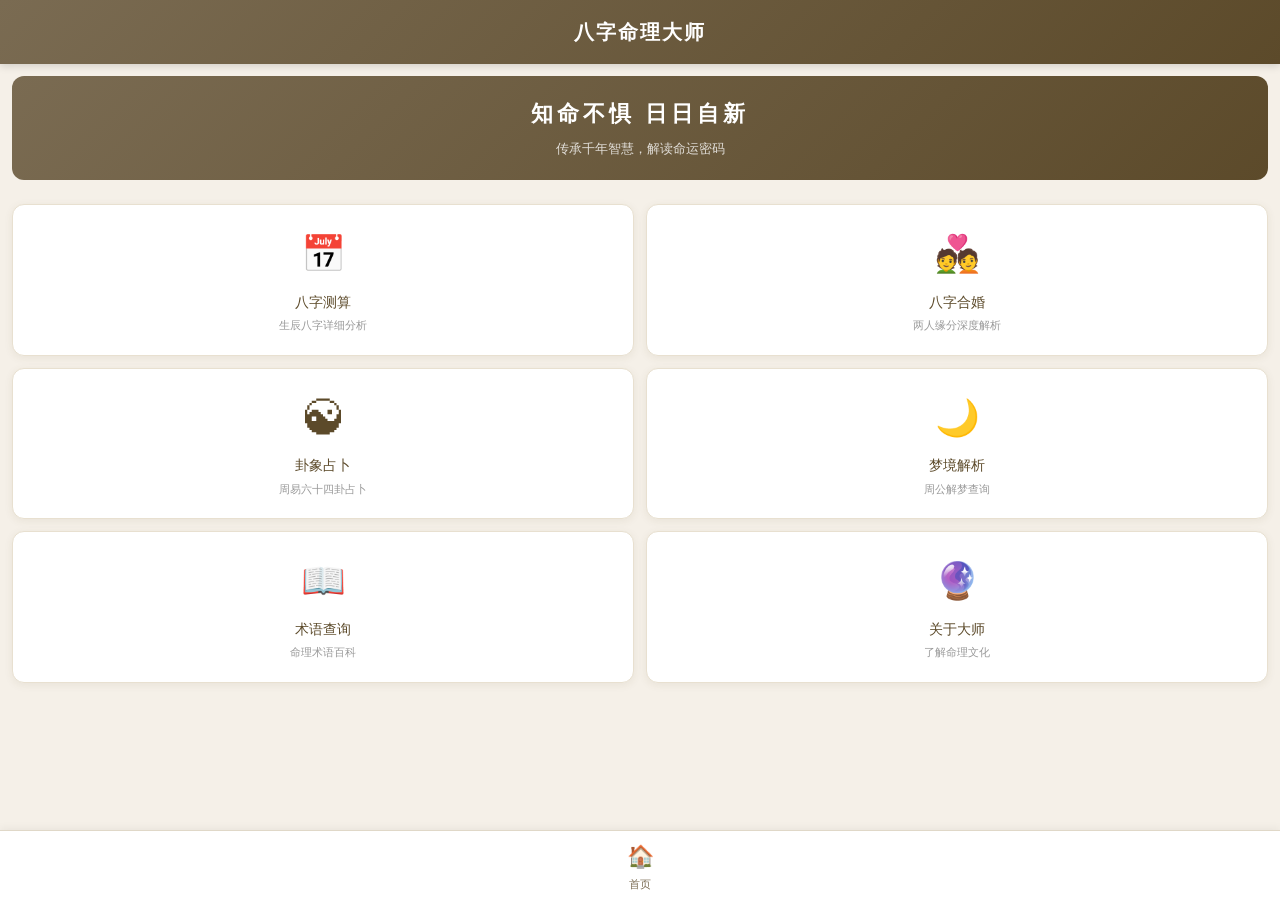
<file: fortune-master (1).html>
<!DOCTYPE html>
<html lang="zh-CN">
<head>
<meta charset="UTF-8">
<meta name="viewport" content="width=device-width, initial-scale=1.0, maximum-scale=1.0, user-scalable=no">
<title>八字命理大师</title>
<style>
*{margin:0;padding:0;box-sizing:border-box;-webkit-tap-highlight-color:transparent}
body{font-family:'PingFang SC','Hiragino Sans GB','Microsoft YaHei',sans-serif;background:#f5f0e8;color:#5c4a2a;min-height:100vh;overflow-x:hidden;font-size:14px;line-height:1.6}
.page{display:none;min-height:100vh;padding-bottom:70px}
.page.active{display:block}
.header{background:linear-gradient(135deg,#7a6b52,#5c4a2a);color:#fff;padding:16px;text-align:center;position:relative;box-shadow:0 2px 8px rgba(0,0,0,0.15)}
.header h1{font-size:20px;font-weight:600;letter-spacing:2px}
.header .back-btn{position:absolute;left:12px;top:50%;transform:translateY(-50%);background:none;border:1px solid rgba(255,255,255,0.5);color:#fff;padding:4px 12px;border-radius:20px;font-size:13px;cursor:pointer}
.header .back-btn:active{background:rgba(255,255,255,0.2)}
.content{padding:12px}
.card{background:#fff;border-radius:12px;padding:16px;margin-bottom:12px;box-shadow:0 2px 8px rgba(92,74,42,0.08);border:1px solid #e8e0d0}
.card h3{font-size:16px;color:#7a6b52;margin-bottom:10px;padding-bottom:8px;border-bottom:1px dashed #e0d8c8;display:flex;align-items:center;gap:6px}
.card h3::before{content:'◆';color:#c9a96e;font-size:10px}
.card p,.card li{font-size:13px;color:#6b5a42;line-height:1.8}
.card ul{padding-left:18px}
.card li{margin-bottom:4px}
.btn{display:block;width:100%;padding:14px;border:none;border-radius:25px;font-size:16px;font-weight:600;cursor:pointer;transition:all 0.2s;letter-spacing:1px}
.btn:active{transform:scale(0.97);opacity:0.9}
.btn-primary{background:linear-gradient(135deg,#7a6b52,#5c4a2a);color:#fff;box-shadow:0 4px 12px rgba(92,74,42,0.3)}
.btn-secondary{background:linear-gradient(135deg,#c9a96e,#a88a4a);color:#fff;box-shadow:0 4px 12px rgba(169,138,74,0.3)}
.btn-danger{background:linear-gradient(135deg,#c0392b,#96281b);color:#fff;box-shadow:0 4px 12px rgba(192,57,43,0.3)}
.btn-outline{background:transparent;border:2px solid #7a6b52;color:#7a6b52}
.form-group{margin-bottom:14px}
.form-group label{display:block;font-size:14px;color:#7a6b52;margin-bottom:6px;font-weight:500}
.form-group select,.form-group input{width:100%;padding:10px 12px;border:1px solid #d4c8b0;border-radius:8px;font-size:14px;color:#5c4a2a;background:#faf8f4;-webkit-appearance:none;appearance:none}
.form-group select{background-image:url("data:image/svg+xml,%3Csvg xmlns='http://www.w3.org/2000/svg' width='12' height='8'%3E%3Cpath d='M1 1l5 5 5-5' stroke='%237a6b52' fill='none' stroke-width='2'/%3E%3C/svg%3E");background-repeat:no-repeat;background-position:right 12px center}
.form-group input[type="date"]{-webkit-appearance:auto}
.radio-group{display:flex;flex-wrap:wrap;gap:8px}
.radio-item{padding:8px 16px;border:2px solid #d4c8b0;border-radius:20px;font-size:13px;cursor:pointer;transition:all 0.2s;background:#faf8f4}
.radio-item.selected{border-color:#7a6b52;background:linear-gradient(135deg,#7a6b52,#5c4a2a);color:#fff}
.radio-item:active{transform:scale(0.95)}
.progress-bar{height:8px;background:#e8e0d0;border-radius:4px;overflow:hidden;margin:4px 0}
.progress-bar .fill{height:100%;border-radius:4px;transition:width 0.5s}
.fill-wood{background:linear-gradient(90deg,#27ae60,#2ecc71)}
.fill-fire{background:linear-gradient(90deg,#e74c3c,#e67e22)}
.fill-earth{background:linear-gradient(90deg,#d4a017,#f1c40f)}
.fill-metal{background:linear-gradient(90deg,#95a5a6,#bdc3c7)}
.fill-water{background:linear-gradient(90deg,#2980b9,#3498db)}
.tab-bar{position:fixed;bottom:0;left:0;right:0;background:#fff;border-top:1px solid #e0d8c8;display:flex;box-shadow:0 -2px 8px rgba(0,0,0,0.05);z-index:100}
.tab-item{flex:1;text-align:center;padding:8px 4px 6px;cursor:pointer;transition:all 0.2s;color:#999;font-size:11px}
.tab-item.active{color:#7a6b52}
.tab-item .tab-icon{font-size:22px;display:block;margin-bottom:2px}
.tab-item:active{background:#f5f0e8}
.bazi-pillar{display:flex;justify-content:space-around;background:#faf8f4;border-radius:12px;padding:12px 8px;margin:10px 0}
.bazi-pillar .pillar{text-align:center;flex:1}
.bazi-pillar .pillar-label{font-size:11px;color:#999;margin-bottom:4px}
.bazi-pillar .pillar-gan{font-size:22px;font-weight:bold;color:#c0392b;padding:6px 0;border-bottom:2px solid #e0d8c8}
.bazi-pillar .pillar-zhi{font-size:22px;font-weight:bold;color:#2980b9;padding:6px 0}
.bazi-pillar .pillar-wx{font-size:11px;color:#7a6b52;margin-top:4px}
.score-bar{display:flex;align-items:center;gap:8px;margin:6px 0}
.score-bar .label{font-size:12px;width:60px;text-align:right;color:#6b5a42}
.score-bar .bar{flex:1;height:10px;background:#e8e0d0;border-radius:5px;overflow:hidden}
.score-bar .bar .fill{height:100%;border-radius:5px}
.score-bar .val{font-size:12px;width:30px;color:#7a6b52;font-weight:bold}
.gua-symbol{font-size:28px;text-align:center;padding:8px;color:#7a6b52;letter-spacing:4px}
.gua-yao{text-align:center;font-size:18px;letter-spacing:2px;margin:4px 0;color:#5c4a2a}
.gua-yao .yang{color:#5c4a2a}
.gua-yao .yin{color:#999}
.anim-container{position:fixed;top:0;left:0;right:0;bottom:0;background:#1a1a2e;display:flex;flex-direction:column;align-items:center;justify-content:center;z-index:200;color:#fff}
.anim-container .anim-symbol{font-size:80px;margin:20px;transition:all 0.3s}
.anim-container .anim-coins{display:flex;gap:20px;margin:20px}
.anim-container .coin{width:80px;height:80px;border-radius:50%;display:flex;align-items:center;justify-content:center;font-size:36px;font-weight:bold;transition:all 0.3s;border:3px solid #c9a96e}
.coin-head{background:linear-gradient(135deg,#c9a96e,#a88a4a);color:#fff}
.coin-tail{background:linear-gradient(135deg,#5c4a2a,#3a2a1a);color:#c9a96e}
.anim-container .anim-text{font-size:16px;color:#c9a96e;margin-top:20px;letter-spacing:2px}
.anim-container .anim-stars{position:absolute;top:0;left:0;right:0;bottom:0;overflow:hidden}
.anim-container .star{position:absolute;width:4px;height:4px;background:#fff;border-radius:50%;opacity:0}
.anim-container .star.twinkle{animation:twinkle 0.5s ease-in-out}
@keyframes twinkle{0%{opacity:0;transform:scale(1)}50%{opacity:1;transform:scale(2)}100%{opacity:0;transform:scale(1)}}
.anim-container .anim-progress{width:200px;height:6px;background:rgba(255,255,255,0.2);border-radius:3px;margin-top:20px;overflow:hidden}
.anim-container .anim-progress .fill{height:100%;background:linear-gradient(90deg,#c9a96e,#fff);border-radius:3px;transition:width 0.1s}
.anim-container .anim-fade-text{font-size:24px;color:#c9a96e;opacity:0;transition:opacity 1s;text-align:center;padding:0 20px}
.anim-container .anim-fade-text.show{opacity:1}
.menu-grid{display:grid;grid-template-columns:1fr 1fr;gap:12px;padding:12px}
.menu-item{background:#fff;border-radius:12px;padding:20px 12px;text-align:center;box-shadow:0 2px 8px rgba(92,74,42,0.08);border:1px solid #e8e0d0;cursor:pointer;transition:all 0.2s}
.menu-item:active{transform:scale(0.95);box-shadow:0 1px 4px rgba(92,74,42,0.1)}
.menu-item .icon{font-size:36px;margin-bottom:8px;display:block}
.menu-item .name{font-size:14px;color:#5c4a2a;font-weight:500}
.menu-item .desc{font-size:11px;color:#999;margin-top:4px}
.section-title{font-size:15px;color:#7a6b52;font-weight:600;margin:16px 0 10px;padding-left:8px;border-left:3px solid #c9a96e}
.tag{display:inline-block;padding:2px 8px;border-radius:10px;font-size:11px;margin:2px}
.tag-wood{background:#e8f8e8;color:#27ae60}
.tag-fire{background:#fde8e8;color:#e74c3c}
.tag-earth{background:#fdf5e6;color:#d4a017}
.tag-metal{background:#eef0f2;color:#7f8c8d}
.tag-water{background:#e8f4fd;color:#2980b9}
.match-score{font-size:48px;font-weight:bold;text-align:center;margin:10px 0}
.match-score.excellent{color:#27ae60}
.match-score.good{color:#2980b9}
.match-score.average{color:#f39c12}
.match-score.poor{color:#e74c3c}
.match-label{text-align:center;font-size:14px;color:#7a6b52;margin-bottom:10px}
.home-banner{text-align:center;padding:20px;background:linear-gradient(135deg,#7a6b52,#5c4a2a);border-radius:12px;margin:12px;color:#fff}
.home-banner h2{font-size:22px;letter-spacing:4px;margin-bottom:8px}
.home-banner p{font-size:13px;opacity:0.8}
.advice-month{border-left:3px solid #c9a96e;padding:8px 12px;margin:8px 0;background:#faf8f4;border-radius:0 8px 8px 0}
.advice-month .month-title{font-weight:600;color:#7a6b52;font-size:14px}
.advice-month .do{color:#27ae60;font-size:13px}
.advice-month .dont{color:#e74c3c;font-size:13px}
</style>
</head>
<body>

<!-- 主菜单 -->
<div id="page-home" class="page active">
<div class="header"><h1>八字命理大师</h1></div>
<div class="home-banner">
<h2>知命不惧 日日自新</h2>
<p>传承千年智慧，解读命运密码</p>
</div>
<div class="menu-grid">
<div class="menu-item" onclick="showPage('bazi-input')"><span class="icon">📅</span><div class="name">八字测算</div><div class="desc">生辰八字详细分析</div></div>
<div class="menu-item" onclick="showPage('hehun-input')"><span class="icon">💑</span><div class="name">八字合婚</div><div class="desc">两人缘分深度解析</div></div>
<div class="menu-item" onclick="showPage('gua-input')"><span class="icon">☯</span><div class="name">卦象占卜</div><div class="desc">周易六十四卦占卜</div></div>
<div class="menu-item" onclick="showPage('dream-input')"><span class="icon">🌙</span><div class="name">梦境解析</div><div class="desc">周公解梦查询</div></div>
<div class="menu-item" onclick="showPage('terms-input')"><span class="icon">📖</span><div class="name">术语查询</div><div class="desc">命理术语百科</div></div>
<div class="menu-item" onclick="showPage('about')"><span class="icon">🔮</span><div class="name">关于大师</div><div class="desc">了解命理文化</div></div>
</div>
<div class="tab-bar" id="tab-home">
<div class="tab-item active"><span class="tab-icon">🏠</span>首页</div>
</div>
</div>

<!-- 八字测算输入 -->
<div id="page-bazi-input" class="page">
<div class="header"><h1>八字测算</h1></div>
<div class="content">
<div class="card">
<h3>输入出生信息</h3>
<div class="form-group"><label>出生日期</label><input type="date" id="bazi-date" value="1990-01-01"></div>
<div class="form-group"><label>出生时辰</label>
<select id="bazi-hour">
<option value="0">子时 (23:00-01:00)</option>
<option value="1">丑时 (01:00-03:00)</option>
<option value="2">寅时 (03:00-05:00)</option>
<option value="3">卯时 (05:00-07:00)</option>
<option value="4">辰时 (07:00-09:00)</option>
<option value="5">巳时 (09:00-11:00)</option>
<option value="6">午时 (11:00-13:00)</option>
<option value="7">未时 (13:00-15:00)</option>
<option value="8">申时 (15:00-17:00)</option>
<option value="9">酉时 (17:00-19:00)</option>
<option value="10">戌时 (19:00-21:00)</option>
<option value="11">亥时 (21:00-23:00)</option>
</select></div>
<div class="form-group"><label>性别</label>
<select id="bazi-gender"><option value="male">男</option><option value="female">女</option></select></div>
<button class="btn btn-primary" onclick="startBazi()">开始测算</button>
</div>
</div>
<div class="tab-bar" id="tab-bazi-input">
<div class="tab-item" onclick="showPage('home')"><span class="tab-icon">🏠</span>首页</div>
<div class="tab-item active"><span class="tab-icon">📅</span>八字</div>
<div class="tab-item" onclick="showPage('hehun-input')"><span class="tab-icon">💑</span>合婚</div>
<div class="tab-item" onclick="showPage('gua-input')"><span class="tab-icon">☯</span>占卜</div>
<div class="tab-item" onclick="showPage('dream-input')"><span class="tab-icon">🌙</span>解梦</div>
</div>
</div>

<!-- 八字测算结果 -->
<div id="page-bazi-result" class="page">
<div class="header"><button class="back-btn" onclick="showPage('home')">返回主菜单</button><h1>八字测算结果</h1></div>
<div class="content" id="bazi-result-content"></div>
</div>

<!-- 八字合婚输入 -->
<div id="page-hehun-input" class="page">
<div class="header"><h1>八字合婚</h1></div>
<div class="content">
<div class="card">
<h3>男方信息</h3>
<div class="form-group"><label>出生日期</label><input type="date" id="hehun-date1" value="1990-01-01"></div>
<div class="form-group"><label>出生时辰</label>
<select id="hehun-hour1">
<option value="0">子时</option><option value="1">丑时</option><option value="2">寅时</option><option value="3">卯时</option><option value="4">辰时</option><option value="5">巳时</option><option value="6">午时</option><option value="7">未时</option><option value="8">申时</option><option value="9">酉时</option><option value="10">戌时</option><option value="11">亥时</option>
</select></div>
</div>
<div class="card">
<h3>女方信息</h3>
<div class="form-group"><label>出生日期</label><input type="date" id="hehun-date2" value="1992-01-01"></div>
<div class="form-group"><label>出生时辰</label>
<select id="hehun-hour2">
<option value="0">子时</option><option value="1">丑时</option><option value="2">寅时</option><option value="3">卯时</option><option value="4">辰时</option><option value="5">巳时</option><option value="6">午时</option><option value="7">未时</option><option value="8">申时</option><option value="9">酉时</option><option value="10">戌时</option><option value="11">亥时</option>
</select></div>
</div>
<button class="btn btn-primary" onclick="startHehun()">开始合婚</button>
</div>
<div class="tab-bar" id="tab-hehun-input">
<div class="tab-item" onclick="showPage('home')"><span class="tab-icon">🏠</span>首页</div>
<div class="tab-item" onclick="showPage('bazi-input')"><span class="tab-icon">📅</span>八字</div>
<div class="tab-item active"><span class="tab-icon">💑</span>合婚</div>
<div class="tab-item" onclick="showPage('gua-input')"><span class="tab-icon">☯</span>占卜</div>
<div class="tab-item" onclick="showPage('dream-input')"><span class="tab-icon">🌙</span>解梦</div>
</div>
</div>

<!-- 八字合婚结果 -->
<div id="page-hehun-result" class="page">
<div class="header"><button class="back-btn" onclick="showPage('home')">返回主菜单</button><h1>合婚分析结果</h1></div>
<div class="content" id="hehun-result-content"></div>
</div>

<!-- 卦象占卜输入 -->
<div id="page-gua-input" class="page">
<div class="header"><h1>卦象占卜</h1></div>
<div class="content">
<div class="card">
<h3>起卦方式</h3>
<div class="radio-group" id="gua-method">
<div class="radio-item selected" onclick="selectRadio('gua-method',0)">随机起卦</div>
<div class="radio-item" onclick="selectRadio('gua-method',1)">三枚硬币法</div>
</div>
</div>
<div class="card">
<h3>动画风格</h3>
<div class="radio-group" id="gua-anim">
<div class="radio-item selected" onclick="selectRadio('gua-anim',0)">经典旋转</div>
<div class="radio-item" onclick="selectRadio('gua-anim',1)">铜钱翻转</div>
<div class="radio-item" onclick="selectRadio('gua-anim',2)">星空闪烁</div>
<div class="radio-item" onclick="selectRadio('gua-anim',3)">简约渐显</div>
</div>
</div>
<div class="card">
<h3>所问之事</h3>
<div class="form-group"><select id="gua-topic">
<option value="career">事业运势</option><option value="love">感情婚姻</option><option value="wealth">财运投资</option><option value="health">身体健康</option><option value="study">学业考试</option><option value="general">综合运势</option>
</select></div>
</div>
<button class="btn btn-primary" onclick="startGua()">开始起卦</button>
</div>
<div class="tab-bar" id="tab-gua-input">
<div class="tab-item" onclick="showPage('home')"><span class="tab-icon">🏠</span>首页</div>
<div class="tab-item" onclick="showPage('bazi-input')"><span class="tab-icon">📅</span>八字</div>
<div class="tab-item" onclick="showPage('hehun-input')"><span class="tab-icon">💑</span>合婚</div>
<div class="tab-item active"><span class="tab-icon">☯</span>占卜</div>
<div class="tab-item" onclick="showPage('dream-input')"><span class="tab-icon">🌙</span>解梦</div>
</div>
</div>

<!-- 卦象占卜结果 -->
<div id="page-gua-result" class="page">
<div class="header"><button class="back-btn" onclick="showPage('home')">返回主菜单</button><h1>卦象占卜结果</h1></div>
<div class="content" id="gua-result-content"></div>
</div>

<!-- 梦境解析输入 -->
<div id="page-dream-input" class="page">
<div class="header"><h1>梦境解析</h1></div>
<div class="content">
<div class="card">
<h3>请选择梦境类型</h3>
<div class="form-group"><select id="dream-select"><option value="">-- 请选择 --</option></select></div>
</div>
<button class="btn btn-primary" onclick="startDream()">解析梦境</button>
</div>
<div class="tab-bar" id="tab-dream-input">
<div class="tab-item" onclick="showPage('home')"><span class="tab-icon">🏠</span>首页</div>
<div class="tab-item" onclick="showPage('bazi-input')"><span class="tab-icon">📅</span>八字</div>
<div class="tab-item" onclick="showPage('hehun-input')"><span class="tab-icon">💑</span>合婚</div>
<div class="tab-item" onclick="showPage('gua-input')"><span class="tab-icon">☯</span>占卜</div>
<div class="tab-item active"><span class="tab-icon">🌙</span>解梦</div>
</div>
</div>

<!-- 梦境解析结果 -->
<div id="page-dream-result" class="page">
<div class="header"><button class="back-btn" onclick="showPage('home')">返回主菜单</button><h1>梦境解析结果</h1></div>
<div class="content" id="dream-result-content"></div>
</div>

<!-- 术语查询输入 -->
<div id="page-terms-input" class="page">
<div class="header"><h1>术语查询</h1></div>
<div class="content">
<div class="card">
<h3>请选择术语</h3>
<div class="form-group"><select id="terms-select"><option value="">-- 请选择 --</option></select></div>
</div>
<button class="btn btn-primary" onclick="startTerms()">查询术语</button>
</div>
<div class="tab-bar" id="tab-terms-input">
<div class="tab-item" onclick="showPage('home')"><span class="tab-icon">🏠</span>首页</div>
<div class="tab-item" onclick="showPage('bazi-input')"><span class="tab-icon">📅</span>八字</div>
<div class="tab-item" onclick="showPage('hehun-input')"><span class="tab-icon">💑</span>合婚</div>
<div class="tab-item" onclick="showPage('gua-input')"><span class="tab-icon">☯</span>占卜</div>
<div class="tab-item" onclick="showPage('dream-input')"><span class="tab-icon">🌙</span>解梦</div>
</div>
</div>

<!-- 术语查询结果 -->
<div id="page-terms-result" class="page">
<div class="header"><button class="back-btn" onclick="showPage('home')">返回主菜单</button><h1>术语详解</h1></div>
<div class="content" id="terms-result-content"></div>
</div>

<!-- 关于 -->
<div id="page-about" class="page">
<div class="header"><button class="back-btn" onclick="showPage('home')">返回主菜单</button><h1>关于大师</h1></div>
<div class="content">
<div class="card"><h3>八字命理大师</h3><p>八字命理是中国传统文化的重要组成部分，通过人的出生年月日时，用天干地支表示，共八个字，故称"八字"。八字命理通过分析五行生克关系、十神配置等，推断一个人的性格特征、事业运势、感情婚姻、财运健康等方面。本应用基于传统命理理论，结合现代技术，为您提供便捷的命理分析服务。</p></div>
<div class="card"><h3>免责声明</h3><p>本应用仅供娱乐参考，命理分析结果不应作为人生决策的唯一依据。命运掌握在自己手中，积极努力才是改变命运的关键。请理性对待分析结果，切勿沉迷。</p></div>
</div>
</div>

<!-- 动画容器 -->
<div id="anim-overlay" class="anim-container" style="display:none">
<div id="anim-content"></div>
<button id="anim-stop-btn" class="btn btn-danger" style="display:none;width:160px;margin-top:30px" onclick="stopAnimation()">停止起卦</button>
</div>

<script>
// ========== 基础数据 ==========
var TIANGAN = ['甲','乙','丙','丁','戊','己','庚','辛','壬','癸'];
var DIZHI = ['子','丑','寅','卯','辰','巳','午','未','申','酉','戌','亥'];
var SHENGXIAO = ['鼠','牛','虎','兔','龙','蛇','马','羊','猴','鸡','狗','猪'];
var WUXING_MAP = {'甲':'木','乙':'木','丙':'火','丁':'火','戊':'土','己':'土','庚':'金','辛':'金','壬':'水','癸':'水','子':'水','丑':'土','寅':'木','卯':'木','辰':'土','巳':'火','午':'火','未':'土','申':'金','酉':'金','戌':'土','亥':'水'};
var WUXING_COLORS = {'木':'fill-wood','火':'fill-fire','土':'fill-earth','金':'fill-metal','水':'fill-water'};
var WUXING_TAGS = {'木':'tag-wood','火':'tag-fire','土':'tag-earth','金':'tag-metal','水':'tag-water'};

var SHISHEN_DETAIL = {
    '比肩': {meaning:'代表兄弟姐妹、朋友同事', effect:'帮助与竞争并存', personality:'独立自主，有主见'},
    '劫财': {meaning:'代表竞争、破耗', effect:'需注意理财', personality:'好胜心强，行动力足'},
    '食神': {meaning:'代表才华、口福', effect:'一生衣食无忧', personality:'温和善良，有才华'},
    '伤官': {meaning:'代表聪明、创意', effect:'才华横溢但易叛逆', personality:'聪明绝顶，不拘一格'},
    '正财': {meaning:'代表正当收入、妻子', effect:'财运稳定', personality:'务实稳重，勤俭持家'},
    '偏财': {meaning:'代表意外之财、父亲', effect:'善于交际理财', personality:'慷慨大方，人缘好'},
    '正官': {meaning:'代表事业、上司', effect:'事业有成', personality:'正直守规矩，有责任心'},
    '七杀': {meaning:'代表压力、挑战', effect:'有魄力但压力大', personality:'果断勇敢，有领导力'},
    '正印': {meaning:'代表学业、母亲', effect:'学业有成', personality:'仁慈有涵养，好学'},
    '偏印': {meaning:'代表偏门技艺', effect:'思维独特', personality:'思维敏捷，多才多艺'}
};

// ========== 64卦数据 ==========
var GUA_DATA = [
{name:'乾',ci:'元亨利贞',yao:[1,1,1,1,1,1],desc:'乾为天，刚健中正，万物资始。此卦象征天，代表刚健、创造和领导力。占得此卦，大吉大利，利于进取，但须防刚愎自用。'},
{name:'坤',ci:'元亨，利牝马之贞',yao:[0,0,0,0,0,0],desc:'坤为地，厚德载物，万物资生。此卦象征大地，代表包容、承载和顺从。占得此卦，宜柔顺守正，厚德载物，不宜冒进。'},
{name:'屯',ci:'元亨利贞，勿用有攸往',yao:[1,0,0,0,1,0],desc:'水雷屯，万物始生，困难重重。此卦象征事物初生时的艰难，但充满希望。占得此卦，万事开头难，宜坚守初心，循序渐进。'},
{name:'蒙',ci:'亨。匪我求童蒙，童蒙求我',yao:[0,1,0,0,0,1],desc:'山水蒙，启蒙教育，蒙昧待启。此卦象征启蒙和教育，需要虚心学习。占得此卦，宜求师问学，不可自以为是。'},
{name:'需',ci:'有孚，光亨，贞吉',yao:[1,1,0,0,1,0],desc:'水天需，等待时机，守正待时。此卦象征需要耐心等待，时机未到不可妄动。占得此卦，宜耐心等待，蓄势待发。'},
{name:'讼',ci:'有孚，窒惕，中吉终凶',yao:[0,1,0,1,1,0],desc:'天水讼，争端纠纷，宜和不宜讼。此卦象征争讼和矛盾，提醒避免冲突。占得此卦，宜和解退让，不可争强好胜。'},
{name:'师',ci:'贞，丈人吉，无咎',yao:[0,1,0,0,0,0],desc:'地水师，统率之象，以正治众。此卦象征军队和领导，需要纪律和正义。占得此卦，宜以德服人，统率有方。'},
{name:'比',ci:'吉，原筮元永贞，无咎',yao:[0,0,0,0,1,0],desc:'水地比，亲比团结，辅佐之象。此卦象征团结合作，相互辅助。占得此卦，宜广结善缘，团结协作。'},
{name:'小畜',ci:'亨，密云不雨',yao:[1,1,1,0,1,0],desc:'风天小畜，力量有限，蓄而未发。此卦象征力量尚不足以成大事，需要积蓄。占得此卦，宜韬光养晦，积蓄力量。'},
{name:'履',ci:'履虎尾，不咥人，亨',yao:[1,1,0,1,1,1],desc:'天泽履，如履薄冰，谨慎行事。此卦象征走在老虎尾巴后面，需要格外小心。占得此卦，宜小心谨慎，循礼而行。'},
{name:'泰',ci:'小往大来，吉亨',yao:[1,1,1,0,0,0],desc:'地天泰，天地交泰，万物通达。此卦象征通达顺畅，阴阳和合。占得此卦，大吉大利，诸事亨通。'},
{name:'否',ci:'否之匪人，不利君子贞',yao:[0,0,0,1,1,1],desc:'天地否，天地不交，万物不通。此卦象征闭塞不通，阴阳背离。占得此卦，宜忍耐等待，守正待时。'},
{name:'同人',ci:'同人于野，亨',yao:[1,0,1,1,1,1],desc:'天火同人，志同道合，团结协作。此卦象征与人和同，需要真诚合作。占得此卦，宜广交朋友，以诚待人。'},
{name:'大有',ci:'元亨',yao:[1,1,1,1,0,1],desc:'火天大有，日丽中天，大有收获。此卦象征光明正大，事业丰收。占得此卦，大吉大利，事业有成。'},
{name:'谦',ci:'亨，君子有终',yao:[0,0,1,0,0,0],desc:'地山谦，谦虚受益，满招损谦受益。此卦象征谦逊，德行高尚。占得此卦，宜谦虚谨慎，低调做人。'},
{name:'豫',ci:'利建侯行师',yao:[0,0,0,1,0,0],desc:'雷地豫，和乐愉悦，顺时而动。此卦象征欢乐和愉悦，但不可过度。占得此卦，宜顺势而为，居安思危。'},
{name:'随',ci:'元亨利贞，无咎',yao:[1,1,0,0,1,0],desc:'泽雷随，随时变通，顺应时势。此卦象征跟随和顺应，需要灵活变通。占得此卦，宜因时制宜，随机应变。'},
{name:'蛊',ci:'元亨，利涉大川',yao:[0,1,1,0,0,1],desc:'山风蛊，事有败坏，需要整饬。此卦象征腐败和败坏，需要革新。占得此卦，宜革故鼎新，拨乱反正。'},
{name:'临',ci:'元亨利贞，至于八月有凶',yao:[1,1,0,0,0,0],desc:'地泽临，居高临下，以大临小。此卦象征领导和管理，亲临指导。占得此卦，宜亲力亲为，以德服人。'},
{name:'观',ci:'盥而不荐，有孚颙若',yao:[0,0,0,0,1,1],desc:'风地观，观察审视，以观示人。此卦象征观察和思考，需要冷静分析。占得此卦，宜观察思考，三思后行。'},
{name:'噬嗑',ci:'亨，利用狱',yao:[1,0,0,1,0,1],desc:'火雷噬嗑，咬合障碍，排除万难。此卦象征需要果断处理障碍。占得此卦，宜果断决策，排除阻碍。'},
{name:'贲',ci:'亨，小利有攸往',yao:[1,0,1,0,0,1],desc:'山火贲，文饰之美，外表光华。此卦象征修饰和美化，注重外表。占得此卦，宜注重形象，但不可华而不实。'},
{name:'剥',ci:'不利有攸往',yao:[0,0,0,0,0,1],desc:'山地剥，剥落消散，时运不济。此卦象征衰落和剥落，不宜进取。占得此卦，宜保守退让，静待时机。'},
{name:'复',ci:'亨，出入无疾，朋来无咎',yao:[1,0,0,0,0,0],desc:'地雷复，一阳来复，否极泰来。此卦象征回归和复兴，转机已现。占得此卦，时来运转，宜积极行动。'},
{name:'无妄',ci:'元亨利贞',yao:[1,0,0,1,1,1],desc:'天雷无妄，不妄为，顺应天道。此卦象征真实不虚，不可妄动。占得此卦，宜脚踏实地，不可投机取巧。'},
{name:'大畜',ci:'利贞，不家食吉',yao:[1,1,1,0,0,1],desc:'山天大畜，积蓄丰厚，大有作为。此卦象征大量积蓄，厚积薄发。占得此卦，宜积蓄实力，厚积薄发。'},
{name:'颐',ci:'贞吉，观颐自求口实',yao:[1,0,0,0,0,1],desc:'山雷颐，养生之道，慎言节食。此卦象征修养和养生，注意言行。占得此卦，宜修身养性，谨言慎行。'},
{name:'大过',ci:'栋桡，利有攸往，亨',yao:[0,1,1,1,1,0],desc:'泽风大过，过度之象，需要平衡。此卦象征过度和失衡，需要调整。占得此卦，宜适度节制，不可走极端。'},
{name:'坎',ci:'有孚维心亨，行有尚',yao:[0,1,0,0,1,0],desc:'坎为水，重重险阻，诚信渡过。此卦象征困难和危险，需要勇气。占得此卦，宜坚定信念，勇往直前。'},
{name:'离',ci:'利贞，亨，畜牝牛吉',yao:[1,0,1,1,0,1],desc:'离为火，光明依附，柔顺中正。此卦象征光明和依附，需要借助外力。占得此卦，宜依附正道，光明磊落。'},
{name:'咸',ci:'亨，利贞，取女吉',yao:[0,0,1,1,0,0],desc:'泽山咸，感应交流，心意相通。此卦象征感情交流和感应。占得此卦，感情顺遂，宜用心沟通。'},
{name:'恒',ci:'亨，无咎，利贞，利有攸往',yao:[0,1,1,1,0,0],desc:'雷风恒，恒久不变，持之以恒。此卦象征持久和恒心，需要坚持。占得此卦，宜持之以恒，不可半途而废。'},
{name:'遁',ci:'亨，小利贞',yao:[0,0,1,1,1,1],desc:'天山遁，退避隐遁，以退为进。此卦象征退避和隐退，需要知进退。占得此卦，宜韬光养晦，以退为进。'},
{name:'大壮',ci:'利贞',yao:[1,1,1,0,1,0],desc:'雷天大壮，壮盛有力，阳气充沛。此卦象征强壮和有力，但需防过刚。占得此卦，宜把握时机，但不可鲁莽。'},
{name:'晋',ci:'康侯用锡马蕃庶，昼日三接',yao:[0,0,0,1,0,1],desc:'火地晋，光明上进，事业晋升。此卦象征前进和晋升，前途光明。占得此卦，事业上升，宜积极进取。'},
{name:'明夷',ci:'利艰贞',yao:[1,0,1,0,0,0],desc:'地火明夷，光明受损，韬光养晦。此卦象征光明被遮蔽，需要隐忍。占得此卦，宜低调行事，隐忍待时。'},
{name:'家人',ci:'利女贞',yao:[1,1,0,1,0,1],desc:'风火家人，家庭和睦，治家有方。此卦象征家庭和内部管理。占得此卦，家庭和睦，宜注重家风。'},
{name:'睽',ci:'小事吉',yao:[1,0,1,1,0,1],desc:'火泽睽，背离对立，求同存异。此卦象征背离和矛盾，需要化解。占得此卦，宜求同存异，化解矛盾。'},
{name:'蹇',ci:'利西南，不利东北',yao:[0,0,1,0,0,1],desc:'水山蹇，前路艰难，行步维艰。此卦象征困难和阻碍，举步维艰。占得此卦，宜寻求帮助，结伴而行。'},
{name:'解',ci:'利西南，无所往',yao:[0,1,0,1,0,0],desc:'雷水解，解除困难，雨过天晴。此卦象征困难和障碍被解除。占得此卦，困难将过，宜把握时机。'},
{name:'损',ci:'有孚，元吉，无咎',yao:[1,1,0,0,0,1],desc:'山泽损，减损之象，先损后益。此卦象征减少和损失，但先损后益。占得此卦，宜舍小取大，先苦后甜。'},
{name:'益',ci:'利有攸往，利涉大川',yao:[1,0,0,0,1,1],desc:'风雷益，增益之象，助人为乐。此卦象征增益和帮助，互利共赢。占得此卦，宜助人为乐，广种善因。'},
{name:'夬',ci:'扬于王庭，孚号有厉',yao:[1,1,1,1,1,0],desc:'泽天夬，决断之象，果断决策。此卦象征决断和果敢，需要当机立断。占得此卦，宜果断决策，不可犹豫。'},
{name:'姤',ci:'女壮，勿用取女',yao:[0,1,1,1,1,1],desc:'天风姤，不期而遇，偶然相逢。此卦象征偶然相遇和邂逅。占得此卦，宜谨慎交友，不可轻信。'},
{name:'萃',ci:'亨，王假有庙，利见大人',yao:[0,0,0,1,1,0],desc:'泽地萃，聚集汇合，众志成城。此卦象征聚集和汇合，团结力量大。占得此卦，宜团结合作，聚沙成塔。'},
{name:'升',ci:'元亨，用见大人',yao:[0,1,1,0,0,0],desc:'地风升，上升进步，步步高升。此卦象征上升和进步，前途无量。占得此卦，事业上升，宜积极进取。'},
{name:'困',ci:'亨，贞，大人吉，无咎',yao:[0,1,0,1,1,0],desc:'泽水困，困境之象，穷则思变。此卦象征困境和穷困，需要坚持。占得此卦，宜坚守信念，困境终将过去。'},
{name:'井',ci:'改邑不改井，无丧无得',yao:[0,1,1,0,1,0],desc:'水风井，井养不穷，取之不尽。此卦象征源源不断的供给和滋养。占得此卦，宜深耕细作，厚积薄发。'},
{name:'革',ci:'己日乃孚，元亨利贞',yao:[0,1,1,1,0,1],desc:'泽火革，变革创新，除旧布新。此卦象征变革和革新，需要勇气。占得此卦，宜大胆变革，推陈出新。'},
{name:'鼎',ci:'元吉，亨',yao:[1,0,1,1,1,0],desc:'火风鼎，鼎新之象，革故鼎新。此卦象征建立新秩序和革新。占得此卦，宜创新变革，建立新局面。'},
{name:'震',ci:'亨，震来虩虩，笑言哑哑',yao:[1,0,0,1,0,0],desc:'震为雷，雷声震动，临危不惧。此卦象征震动和惊恐，但能化险为夷。占得此卦，宜沉着冷静，化险为夷。'},
{name:'艮',ci:'艮其背，不获其身',yao:[0,0,1,0,0,1],desc:'艮为山，静止不动，知止而后安。此卦象征静止和停止，需要适可而止。占得此卦，宜适可而止，不可贪进。'},
{name:'渐',ci:'女归吉，利贞',yao:[0,0,1,0,1,1],desc:'风山渐，循序渐进，按部就班。此卦象征渐进和稳步前进。占得此卦，宜循序渐进，不可急躁冒进。'},
{name:'归妹',ci:'征凶，无攸利',yao:[1,1,0,1,0,0],desc:'雷泽归妹，归妹之象，行事不正。此卦象征不正当的行为和关系。占得此卦，宜守正道，不可走捷径。'},
{name:'丰',ci:'亨，王假之，勿忧宜日中',yao:[1,0,1,1,0,0],desc:'雷火丰，丰盛盈满，如日中天。此卦象征丰盛和圆满，但盛极必衰。占得此卦，宜居安思危，盛极之时须谨慎。'},
{name:'旅',ci:'小亨，旅贞吉',yao:[0,0,1,0,1,0],desc:'火山旅，旅途在外，客居他乡。此卦象征旅行和漂泊，需要谨慎。占得此卦，宜谨慎行事，在外多留心。'},
{name:'巽',ci:'小亨，利有攸往，利见大人',yao:[0,1,1,0,1,1],desc:'巽为风，风行天下，柔顺谦和。此卦象征柔顺和渗透，以柔克刚。占得此卦，宜以柔克刚，谦和待人。'},
{name:'兑',ci:'亨，利贞',yao:[1,1,0,1,1,0],desc:'兑为泽，喜悦之象，和悦欢欣。此卦象征喜悦和交流，和气生财。占得此卦，宜和颜悦色，广结善缘。'},
{name:'涣',ci:'亨，王假有庙，利涉大川',yao:[0,1,0,0,1,1],desc:'风水涣，涣散之象，需要凝聚。此卦象征涣散和分离，需要重新凝聚。占得此卦，宜团结人心，凝聚力量。'},
{name:'节',ci:'亨，苦节不可贞',yao:[1,1,0,0,1,0],desc:'水泽节，节制适度，过犹不及。此卦象征节制和适度，不可过度。占得此卦，宜适度节制，过犹不及。'},
{name:'中孚',ci:'豚鱼吉，利涉大川，利贞',yao:[1,1,0,0,1,1],desc:'风泽中孚，诚信之象，以诚感人。此卦象征诚信和真诚，至诚感天。占得此卦，宜以诚待人，诚信为本。'},
{name:'小过',ci:'亨，利贞，可小事，不可大事',yao:[0,0,1,1,0,0],desc:'雷山小过，小有过越，宜小不宜大。此卦象征小的过失和超越，宜小不宜大。占得此卦，宜从小事做起，不可好高骛远。'},
{name:'既济',ci:'亨，小利贞，初吉终乱',yao:[1,0,1,0,1,0],desc:'水火既济，万事已成，但需防衰退。此卦象征完成和成功，但需防衰退。占得此卦，宜居安思危，保持警惕。'},
{name:'未济',ci:'亨，小狐汔济，濡其尾',yao:[0,1,0,1,0,1],desc:'火水未济，尚未完成，仍需努力。此卦象征尚未完成，需要继续努力。占得此卦，宜坚持不懈，终将成功。'}
];

// ========== 梦境数据 ==========
var DREAM_DATA = [
{name:'梦见蛇',meaning:'蛇在梦中通常代表变化和转变。梦见蛇可能暗示你近期将面临一些重要的变化，或者内心深处有某种不安。如果梦见蛇咬自己，可能预示着有小人在背后算计，需要提高警惕。如果梦见打死蛇，则表示你能克服困难，化险为夷。',advice:'近期注意人际关系，保持冷静，遇事三思而后行。'},
{name:'梦见水',meaning:'水在梦中代表财富和情感。梦见清澈的水，预示着财运亨通，感情顺利。梦见浑浊的水，可能暗示近期运势有波动，需要谨慎行事。梦见大水泛滥，则可能预示着感情上的波折或重大的生活变化。',advice:'顺应变化，保持积极心态，财运方面可适度投资。'},
{name:'梦见掉牙',meaning:'掉牙是常见的梦境，通常与焦虑和不安全感有关。可能暗示你对衰老、健康或外貌有所担忧。也可能代表你近期在某个重要的事情上感到力不从心，或者担心失去某种重要的东西。',advice:'不必过度焦虑，注意身体健康，定期体检，保持良好生活习惯。'},
{name:'梦见飞行',meaning:'飞行梦通常代表自由和渴望突破。梦见自己在天空中自由飞翔，说明你内心渴望摆脱束缚，追求更高的目标。飞得越高越稳定，说明你的自信心越强。如果飞行中感到恐惧，则可能暗示你对当前生活不太满意。',advice:'勇敢追求梦想，设定更高目标，同时注意脚踏实地。'},
{name:'梦见考试',meaning:'考试梦是最常见的梦境之一，通常与自我评价和压力有关。即使你已经毕业多年，仍可能梦见考试迟到或答不出题。这反映了你对自身能力的怀疑，或者近期面临某种考核和挑战。',advice:'增强自信心，做好充分准备，相信自己的能力。'},
{name:'梦见火灾',meaning:'火在梦中代表热情、愤怒或毁灭。梦见火灾可能暗示你内心有强烈的情绪需要释放，或者预示着生活中即将发生重大的变化。如果梦见自己成功逃离火灾，则表示你能化险为夷。',advice:'控制情绪，避免冲动行事，注意用火安全。'},
{name:'梦见结婚',meaning:'结婚梦不一定代表真实的婚姻，通常象征新的开始或承诺。可能暗示你即将进入人生的新阶段，或者对某段关系有了新的认识。如果梦中婚礼很顺利，预示着好运即将到来。',advice:'珍惜身边的人，对新的机会保持开放态度。'},
{name:'梦见死亡',meaning:'梦见死亡并不预示真实的死亡，通常代表旧的结束和新的开始。可能暗示你正在告别过去的某种状态，准备迎接新的生活。梦见自己死亡，可能代表你希望彻底改变自己。',advice:'拥抱变化，放下过去的包袱，勇敢迎接新生活。'},
{name:'梦见怀孕',meaning:'怀孕梦象征创造力和新生命的孕育。不一定代表真实的怀孕，可能暗示你正在酝酿新的计划或项目。对于男性而言，可能代表你在事业或创意方面即将有新的突破。',advice:'把握灵感，积极行动，新的计划即将开花结果。'},
{name:'梦见被追',meaning:'被追赶的梦通常代表逃避。你可能正在逃避某个问题或责任，内心感到焦虑和压力。追赶者越可怕，说明你越需要面对的问题越紧迫。',advice:'勇敢面对现实中的问题，逃避不能解决问题，迎难而上。'},
{name:'梦见捡钱',meaning:'捡到钱是吉梦，通常预示着财运好转。可能近期会有意外的收入或好运降临。但也要注意，梦中捡到的钱越多，越需要谨慎理财，不可贪心。',advice:'财运将至，但需理性消费，不可贪心冒进。'},
{name:'梦见房子',meaning:'房子代表自我和内心世界。梦见大房子，说明你对自己目前的状态比较满意。梦见房子倒塌，可能暗示内心的安全感受到了挑战。梦见搬新家，则代表你即将迎来新的开始。',advice:'关注内心需求，营造舒适的生活环境，给自己安全感。'},
{name:'梦见龙',meaning:'龙是吉祥的象征，梦见龙是大吉之兆。可能预示着事业上的重大突破或贵人相助。如果梦见龙飞上天，更是前途无量的好兆头。',advice:'把握机遇，积极进取，贵人即将出现。'},
{name:'梦见鱼',meaning:'鱼在梦中代表财富和丰收。梦见活鱼跳跃，预示着财运旺盛。梦见抓到鱼，说明你的努力即将得到回报。梦见鱼缸中的鱼，则代表你的财富正在稳步积累。',advice:'财运亨通，适合投资理财，但要注意把握时机。'},
{name:'梦见下雨',meaning:'雨在梦中代表情绪和洗涤。梦见细雨绵绵，可能暗示你内心有些忧郁。梦见大雨倾盆，可能代表情绪的爆发。梦见雨后彩虹，则预示着困难过后好运将至。',advice:'关注情绪变化，适当放松心情，雨过天晴终有时。'},
{name:'梦见迷路',meaning:'迷路梦代表迷茫和不确定。可能暗示你当前在人生的某个方向上感到困惑，不知道该如何选择。这种梦提醒你需要停下来，重新审视自己的目标和方向。',advice:'静下心来思考人生方向，必要时寻求他人建议和帮助。'},
{name:'梦见镜子',meaning:'镜子代表自我反思和真相。梦见照镜子，说明你正在审视自己。如果镜中的自己很清晰，代表你对自我有清醒的认识。如果镜中模糊不清，则可能暗示你对自己的某些方面还不够了解。',advice:'多进行自我反思，认识真实的自己，不断成长进步。'},
{name:'梦见狗',meaning:'狗在梦中代表忠诚和友情。梦见友善的狗，预示着身边有可靠的朋友。梦见被狗咬，可能暗示被信任的人背叛或伤害。梦见小狗，则代表新的友谊即将开始。',advice:'珍惜真正的朋友，同时保持一定的警惕性。'},
{name:'梦见爬山',meaning:'爬山代表奋斗和目标。梦见自己在努力爬山，说明你在现实生活中正在为某个目标努力奋斗。如果成功登顶，预示着你即将达成目标。如果爬到一半感到疲惫，则可能暗示你需要调整节奏。',advice:'坚持目标，合理分配精力，成功就在前方。'},
{name:'梦见花',meaning:'花在梦中代表美好和短暂。梦见盛开的花，预示着好运和幸福。梦见落花，可能暗示美好的时光即将过去。梦见收到花，则代表有人对你有好感。',advice:'珍惜眼前的美好，活在当下，享受生活的每一刻。'}
];

// ========== 术语数据 ==========
var TERMS_DATA = [
{name:'八字',explain:'八字，又称四柱、生辰八字，是指一个人出生时的年、月、日、时，分别用天干地支来表示，每柱一个天干一个地支，共八个字。八字命理通过分析这八个字的五行生克关系、十神配置等，来推断一个人的命运走势。八字是中国传统命理学中最核心的概念之一。'},
{name:'天干',explain:'天干共有十个：甲、乙、丙、丁、戊、己、庚、辛、壬、癸。天干代表天的力量，其中甲丙戊庚壬为阳干，乙丁己辛癸为阴干。天干之间有相生相克的关系，还有五合（甲己合、乙庚合、丙辛合、丁壬合、戊癸合）。天干在八字中代表外在的表现和遭遇。'},
{name:'地支',explain:'地支共有十二个：子、丑、寅、卯、辰、巳、午、未、申、酉、戌、亥。地支代表地的力量，其中子寅辰午申戌为阳支，丑卯巳未酉亥为阴支。地支之间有六合、三合、六冲、三刑、六害等关系。地支在八字中代表内在的根基和环境。'},
{name:'五行',explain:'五行即金、木、水、火、土，是八字命理的基础理论。五行之间存在相生关系（木生火、火生土、土生金、金生水、水生木）和相克关系（木克土、土克水、水克火、火克金、金克木）。每个人的八字中都包含这五种五行，但其强弱分布不同，决定了命运的基本格局。'},
{name:'十神',explain:'十神是以日干（出生日的天干）为基准，与其他七个天干地支的关系分类。十神包括：比肩、劫财、食神、伤官、偏财、正财、七杀、正官、偏印、正印。十神是八字分析的核心工具，通过十神可以推断一个人的性格、事业、婚姻、财运等各方面的情况。'},
{name:'日主',explain:'日主又称日干，是出生日那天对应的天干，代表命主本人。日主是八字分析的核心参照点，所有的十神关系都是以日主为基准来确定的。日主的强弱决定了命格的基本特征，强则喜克泄耗，弱则喜生扶。'},
{name:'正财',explain:'正财是十神之一，代表通过正当劳动获得的收入，如工资、经营所得等。对于男性来说，正财还代表妻子。正财旺的人通常性格务实稳重，善于理财，财运稳定。但如果正财过多过旺，也可能导致人过于保守，缺乏冒险精神。'},
{name:'偏财',explain:'偏财是十神之一，代表意外之财、投资收益、社交应酬等非固定收入。偏财旺的人通常慷慨大方，善于交际，人缘好，有商业头脑。但如果偏财过旺而日主弱，则可能因贪财而破财，需要注意理财。'},
{name:'正官',explain:'正官是十神之一，代表正当的权力、地位、法律、纪律等。正官旺的人通常正直守规矩，有责任心，适合从事管理、公务员等工作。对于女性来说，正官代表丈夫。正官是八字中非常重要的吉神之一。'},
{name:'七杀',explain:'七杀又称偏官，是十神之一，代表压力、挑战、魄力和权威。七杀旺的人通常果断勇敢，有领导力和魄力，但同时也承受着较大的压力。七杀是一把双刃剑，用好了可以成就大业，用不好则可能带来灾祸。'},
{name:'食神',explain:'食神是十神之一，代表才华、口福、享受和子女。食神是八字中最吉利的星之一，被称为"寿星"。食神旺的人通常温和善良，有才华，一生衣食无忧，享受生活。食神也代表创造力和表达能力。'},
{name:'伤官',explain:'伤官是十神之一，代表聪明才智、创意和叛逆精神。伤官旺的人通常聪明绝顶，才华横溢，但不拘一格，容易叛逆。伤官可以制官，所以伤官旺的人不太适合体制内工作，更适合自由职业或创意行业。'},
{name:'印星',explain:'印星包括正印和偏印，代表学业、知识、母亲和保护。正印代表正统的学问和母亲，偏印代表偏门技艺和非传统知识。印星旺的人通常仁慈有涵养，好学不倦，有贵人相助。印星也代表房产和文凭。'},
{name:'桃花',explain:'桃花星是八字中代表异性缘和魅力的星曜。桃花旺的人通常异性缘好，人缘佳，有魅力。但如果桃花过旺或带有不良组合，也可能导致感情纠纷。桃花主要看地支中的子午卯酉四个字。'},
{name:'贵人',explain:'贵人星是八字中代表帮助和支持的星曜。最常见的有天乙贵人和文昌贵人。天乙贵人代表在困难时能得到贵人的帮助，文昌贵人代表学业和文运亨通。贵人星多的人，一生中遇到困难和危机时，总有人出手相助。'},
{name:'流年',explain:'流年是指每一年的天干地支，如2024年为甲辰年。流年与个人八字的关系，决定了这一年的运势好坏。流年分析是八字命理中预测近期运势的重要方法。每年流年不同，对命局的影响也不同，有时为喜，有时为忌。'}
];

// ========== 工具函数 ==========
function getWx(c){ return WUXING_MAP[c] || '木'; }

function getShiShen(dayGan, targetGan) {
    var dayIdx = TIANGAN.indexOf(dayGan);
    var targetIdx = TIANGAN.indexOf(targetGan);
    var diff = (targetIdx - dayIdx + 10) % 10;
    return ['比肩','劫财','食神','伤官','偏财','正财','七杀','正官','偏印','正印'][diff];
}

function getGanZhi(year, month, day, hour) {
    var yearGan = TIANGAN[(year - 4 + 100) % 10];
    var yearZhi = DIZHI[(year - 4 + 120) % 12];
    var mgIdx = (TIANGAN.indexOf(yearGan) % 5 * 2 + 2) % 10;
    var monthGan = TIANGAN[(mgIdx + month - 1 + 100) % 10];
    var monthZhi = DIZHI[(month + 1 + 12) % 12];
    var baseDate = new Date(1900, 0, 6);
    var targetDate = new Date(year, month - 1, day);
    var diffDays = Math.floor((targetDate - baseDate) / 86400000);
    var dayGan = TIANGAN[((diffDays % 10) + 10) % 10];
    var dayZhi = DIZHI[((diffDays % 12) + 12) % 12];
    var hourGanBase = TIANGAN.indexOf(dayGan);
    var hourGan = TIANGAN[(hourGanBase + Math.floor(hour / 2) * 2 + (hour % 2 === 0 ? 0 : 1)) % 10];
    if (hour % 2 === 1) hourGan = TIANGAN[(hourGanBase + hour) % 10];
    else hourGan = TIANGAN[(hourGanBase + hour) % 10];
    var hourZhi = DIZHI[hour];
    return {year:{gan:yearGan,zhi:yearZhi},month:{gan:monthGan,zhi:monthZhi},day:{gan:dayGan,zhi:dayZhi},hour:{gan:hourGan,zhi:hourZhi}};
}

function getShengXiao(yearZhi) { return SHENGXIAO[DIZHI.indexOf(yearZhi)]; }

function countWuxing(gz) {
    var wx = {木:0,火:0,土:0,金:0,水:0};
    [gz.year.gan,gz.year.zhi,gz.month.gan,gz.month.zhi,gz.day.gan,gz.day.zhi,gz.hour.gan,gz.hour.zhi].forEach(function(c){ wx[getWx(c)]++; });
    return wx;
}

function getWuxingInfo(wx) {
    var max='木',min='木',maxV=0,minV=9;
    for(var k in wx){ if(wx[k]>maxV){maxV=wx[k];max=k;} if(wx[k]<minV){minV=wx[k];min=k;} }
    var wxMeaning = {
        '木':'代表生长、发展、创造力。木旺的人通常有上进心，善于创新。',
        '火':'代表热情、活力、表现力。火旺的人通常热情开朗，善于表达。',
        '土':'代表稳重、包容、诚信。土旺的人通常踏实可靠，值得信赖。',
        '金':'代表果断、正义、执行力。金旺的人通常果断决断，有执行力。',
        '水':'代表智慧、灵活、变通。水旺的人通常聪明灵活，善于变通。'
    };
    return {max:max,min:min,maxV:maxV,minV:minV,wxMeaning:wxMeaning};
}

function getShengWx(wx){return {木:'水',火:'木',土:'火',金:'土',水:'金'}[wx]||'木';}
function getKeWx(wx){return {木:'金',火:'水',土:'木',金:'火',水:'土'}[wx]||'金';}

// ========== 页面切换 ==========
function showPage(name) {
    var pages = document.querySelectorAll('.page');
    for(var i=0;i<pages.length;i++) pages[i].classList.remove('active');
    var page = document.getElementById('page-' + name);
    if(page) page.classList.add('active');
    window.scrollTo(0,0);
}

function selectRadio(groupId, idx) {
    var group = document.getElementById(groupId);
    var items = group.querySelectorAll('.radio-item');
    for(var i=0;i<items.length;i++){
        if(i===idx) items[i].classList.add('selected');
        else items[i].classList.remove('selected');
    }
}

function getRadioValue(groupId) {
    var group = document.getElementById(groupId);
    var items = group.querySelectorAll('.radio-item');
    for(var i=0;i<items.length;i++){ if(items[i].classList.contains('selected')) return i; }
    return 0;
}

// ========== 八字测算 ==========
function startBazi() {
    var dateStr = document.getElementById('bazi-date').value;
    if(!dateStr){alert('请选择出生日期');return;}
    var parts = dateStr.split('-');
    var year=parseInt(parts[0]),month=parseInt(parts[1]),day=parseInt(parts[2]);
    var hour=parseInt(document.getElementById('bazi-hour').value);
    var gender=document.getElementById('bazi-gender').value;
    var gz=getGanZhi(year,month,day,hour);
    var sx=getShengXiao(gz.year.zhi);
    var wx=countWuxing(gz);
    var wxInfo=getWuxingInfo(wx);
    var html=generateBaziReport(gz,sx,wx,wxInfo,year,month,day,hour,gender);
    document.getElementById('bazi-result-content').innerHTML=html;
    showPage('bazi-result');
}

function generateBaziReport(gz,sx,wx,wxInfo,year,month,day,hour,gender) {
    var dayGan=gz.day.gan, dayWx=getWx(dayGan);
    var genderText=gender==='male'?'男':'女';
    var age=new Date().getFullYear()-year;
    var cy=new Date().getFullYear();
    var cyGan=TIANGAN[(cy-4+100)%10],cyZhi=DIZHI[(cy-4+120)%12];
    var cyWx=getWx(cyGan);

    var shiShenList=[];
    ['year','month','day','hour'].forEach(function(pos){
        shiShenList.push({pos:pos,gan:getShiShen(dayGan,gz[pos].gan),zhi:getShiShen(dayGan,gz[pos].zhi)});
    });

    var dayWxCount=wx[dayWx], isStrong=dayWxCount>=3;

    var tianyiGan=(['甲','戊','庚'].indexOf(dayGan)>=0)?['丑','未']:(['乙','己'].indexOf(dayGan)>=0)?['子','申']:(['丙','丁'].indexOf(dayGan)>=0)?['亥','酉']:(['壬','癸'].indexOf(dayGan)>=0)?['卯','巳']:['寅','午'];
    var hasTianyi=[gz.year.zhi,gz.month.zhi,gz.day.zhi,gz.hour.zhi].some(function(z){return tianyiGan.indexOf(z)>=0;});

    var wenchangZhi={'甲':'巳','乙':'午','丙':'申','丁':'酉','戊':'申','己':'酉','庚':'亥','辛':'子','壬':'寅','癸':'卯'}[dayGan]||'子';
    var hasWenchang=[gz.year.zhi,gz.month.zhi,gz.day.zhi,gz.hour.zhi].indexOf(wenchangZhi)>=0;

    var taoHuaZhi=['子','午','卯','酉'];
    var hasTaoHua=[gz.year.zhi,gz.month.zhi,gz.day.zhi,gz.hour.zhi].some(function(z){return taoHuaZhi.indexOf(z)>=0;});

    var liuNianChong=(DIZHI.indexOf(cyZhi)-DIZHI.indexOf(gz.year.zhi)+12)%6===0;

    var posNames={year:'年柱',month:'月柱',day:'日柱',hour:'时柱'};
    var h='';

    h+='<div class="card"><h3>基本信息</h3>';
    h+='<p><strong>出生：</strong>'+year+'年'+month+'月'+day+'日 '+DIZHI[hour]+'时</p>';
    h+='<p><strong>性别：</strong>'+genderText+'　<strong>生肖：</strong>'+sx+'　<strong>年龄：</strong>'+age+'岁</p></div>';

    h+='<div class="card"><h3>四柱八字</h3><div class="bazi-pillar">';
    ['year','month','day','hour'].forEach(function(pos){
        h+='<div class="pillar"><div class="pillar-label">'+posNames[pos]+'</div><div class="pillar-gan">'+gz[pos].gan+'</div><div class="pillar-zhi">'+gz[pos].zhi+'</div><div class="pillar-wx">'+getWx(gz[pos].gan)+' '+getWx(gz[pos].zhi)+'</div></div>';
    });
    h+='</div>';

    h+='<div class="section-title">四柱详解</div>';
    h+='<p><strong>年柱（'+gz.year.gan+gz.year.zhi+'）：</strong>代表祖上福荫、父母缘份以及1到16岁的童年运势。年柱五行属'+getWx(gz.year.gan)+getWx(gz.year.zhi)+'，说明你祖上'+(getWx(gz.year.gan)==='木'?'多从事与农业、教育相关的行业，家族重视文化传承':getWx(gz.year.gan)==='火'?'多从事与军事、文化相关的行业，家族有热情豪爽的传统':getWx(gz.year.gan)==='土'?'多从事与土地、房产相关的行业，家族根基稳固':getWx(gz.year.gan)==='金'?'多从事与商业、技术相关的行业，家族重视规则和效率':'多从事与流通、智慧相关的行业，家族有灵活变通的传统')+'。童年时期运势'+(getWx(gz.year.zhi)===dayWx?'较好，家庭环境温馨':'一般，但能平安成长')+'。</p>';
    h+='<p><strong>月柱（'+gz.month.gan+gz.month.zhi+'）：</strong>代表父母兄弟、青年时期17到32岁的运势。月柱五行属'+getWx(gz.month.gan)+getWx(gz.month.zhi)+'，说明青年时期你'+(getWx(gz.month.gan)===dayWx?'得到长辈和朋友的帮助较多，事业发展顺利':'需要靠自己的努力打拼，但这段经历会让你更加成熟')+'。'+getWx(gz.month.gan)+'的能量让你在青年时期就展现出'+(getWx(gz.month.gan)==='木'?'蓬勃的生命力和上进心':getWx(gz.month.gan)==='火'?'热情和表现力':getWx(gz.month.gan)==='土'?'稳重和踏实':getWx(gz.month.gan)==='金'?'果断和执行力':'灵活和智慧')+'。</p>';
    h+='<p><strong>日柱（'+gz.day.gan+gz.day.zhi+'）：</strong>代表自己本人和配偶，以及33到48岁的中年运势。日干'+dayGan+'属'+dayWx+'，是你命格的核心。日支'+gz.day.zhi+'代表你的内心世界和配偶特征。中年时期是你人生的黄金阶段，'+(isStrong?'各方面运势都比较旺盛，事业和财富都能达到较高水平':'虽然需要付出更多努力，但积累的经验和人脉将成为你的宝贵财富')+'。</p>';
    h+='<p><strong>时柱（'+gz.hour.gan+gz.hour.zhi+'）：</strong>代表子女和晚年49岁以后的运势。时柱五行属'+getWx(gz.hour.gan)+getWx(gz.hour.zhi)+'，说明晚年'+(getWx(gz.hour.gan)===dayWx?'运势较好，子女孝顺，生活富足安宁':'需要注意保养身体，但凭借前半生的积累，晚年生活依然有保障')+'。</p>';
    h+='</div>';

    // 五行分析
    h+='<div class="card"><h3>五行分析</h3>';
    var total=8;
    ['木','火','土','金','水'].forEach(function(k){
        var pct=Math.round(wx[k]/total*100);
        h+='<div class="score-bar"><span class="label">'+k+'</span><div class="bar"><div class="fill '+WUXING_COLORS[k]+'" style="width:'+pct+'%"></div></div><span class="val">'+wx[k]+'</span></div>';
    });
    h+='<div class="section-title">五行解读</div>';
    h+='<p>你的八字中，<strong>'+wxInfo.max+'</strong>最旺，共有'+wxInfo.maxV+'个。'+wxInfo.wxMeaning[wxInfo.max]+'</p>';
    h+='<p><strong>'+wxInfo.min+'</strong>最弱，仅有'+wxInfo.minV+'个。'+wxInfo.wxMeaning[wxInfo.min]+'建议在日常生活中多接触与'+wxInfo.min+'相关的元素，如'+(wxInfo.min==='木'?'绿色植物、花草树木':wxInfo.min==='火'?'红色物品、阳光':wxInfo.min==='土'?'陶瓷、黄色物品':wxInfo.min==='金'?'金属饰品、白色物品':'鱼缸、黑色蓝色物品')+'，以补充不足的五行能量。</p></div>';

    // 十神分析
    h+='<div class="card"><h3>十神分析</h3>';
    h+='<p>日干为<strong>'+dayGan+'</strong>（属'+dayWx+'），以下是以日干为基准的十神配置：</p>';
    shiShenList.forEach(function(s){
        var detail=SHISHEN_DETAIL[s.gan];
        h+='<p><strong>'+posNames[s.pos]+'：</strong>天干为'+s.gan+'（'+gz[s.pos].gan+'），地支为'+s.zhi+'（'+gz[s.pos].zhi+'）</p>';
        h+='<p style="padding-left:12px;font-size:12px;color:#8b7a5e">'+s.gan+'：'+detail.meaning+'。'+detail.effect+'。性格方面：'+detail.personality+'。</p>';
    });
    h+='</div>';

    // 事业分析
    h+='<div class="card"><h3>事业分析</h3>';
    h+='<p>你的日主'+dayGan+'属'+dayWx+'，命局'+(isStrong?'偏强':'偏弱')+'。'+(isStrong?'命强之人精力充沛，有领导才能，适合从事管理和决策类工作。但要注意不可过于刚强，需要学会倾听他人意见，适当收敛锋芒。':'命弱之人虽然精力不如命强者旺盛，但胜在细腻敏感，善于观察和思考。需要多结交贵人，借助外力来提升自己的运势。')+'</p>';
    h+='<p><strong>适合行业方向：</strong>根据你的五行'+dayWx+'属性，最适合从事'+(dayWx==='木'?'教育、出版、农业、环保、设计、文化创意、医疗保健等行业。木代表生长和发展，这些行业能让你充分发挥创造力和成长潜力。':dayWx==='火'?'传媒、演艺、餐饮、能源、电子科技、广告公关等行业。火代表热情和表现力，这些行业能让你充分展示才华。':dayWx==='土'?'房地产、建筑、农业、矿业、金融、仓储物流等行业。土代表稳重和积累，这些行业能让你稳步发展。':dayWx==='金'?'金融、法律、机械、IT技术、珠宝、医疗器械等行业。金代表果断和精确，这些行业能发挥你的执行力。':'贸易、物流、旅游、咨询、教育研究、心理咨询等行业。水代表智慧和灵活，这些行业能发挥你的聪明才智。')+'</p>';
    h+='<p><strong>发展阶段分析：</strong>青年时期（17-32岁），你的事业处于打基础阶段，建议多学习积累经验，不宜急于求成。中年时期（33-48岁）是你事业的黄金期，此时经验和能力都已成熟，应该大胆把握机会。晚年（49岁以后），事业趋于稳定，适合从事指导和传承类工作。</p>';
    h+='<p><strong>事业优势：</strong>'+(isStrong?'你天生具备领导才能和决断力，在团队中容易成为核心人物。你的执行力和行动力都很强，一旦确定目标就能迅速推进。在竞争激烈的环境中，你往往能脱颖而出。':'你心思细腻，善于观察和分析，在需要深度思考的工作中表现突出。你的人际关系处理能力较强，善于协调各方关系，适合从事需要沟通协调的工作。')+'</p>';
    h+='<p><strong>事业劣势：</strong>'+(isStrong?'过于强势可能导致人际关系紧张，有时会忽略他人的感受。建议在决策时多听取不同意见，培养包容心。另外，要注意工作与生活的平衡，不要因为事业而忽略了健康和家庭。':'有时缺乏果断，容易犹豫不决，错失良机。建议增强自信心，在关键时刻敢于拍板。同时要注意提升自己的抗压能力，面对困难时不要轻易退缩。')+'</p>';
    h+='<p><strong>贵人方位：</strong>根据你的五行属性，贵人多出现在'+(dayWx==='木'?'东方和北方':dayWx==='火'?'南方和东方':dayWx==='土'?'中央和南方':dayWx==='金'?'西方和中央':'北方和西方')+'。贵人出现的时间多在'+(dayWx==='木'?'春季和冬季':dayWx==='火'?'夏季和春季':dayWx==='土'?'每个季节的最后一个月和夏季':dayWx==='金'?'秋季和每个季节的最后一个月':'冬季和秋季')+'。</p></div>';

    // 感情分析
    h+='<div class="card"><h3>感情分析</h3>';
    var spouseWx=getWx(gz.day.zhi);
    h+='<p><strong>配偶特征：</strong>你的日支为'+gz.day.zhi+'（属'+spouseWx+'），说明你的配偶性格'+(spouseWx==='木'?'温和善良，有上进心，身材修长，面容清秀':spouseWx==='火'?'热情开朗，活泼大方，面带红润，眼神明亮':spouseWx==='土'?'稳重踏实，诚实可靠，体态敦厚，面容和善':spouseWx==='金'?'果断干练，气质出众，皮肤白皙，五官精致':'聪明灵活，善解人意，眼睛有神，气质优雅')+'。</p>';
    h+='<p><strong>适合的异性类型：</strong>根据五行相生相克原理，你的日主属'+dayWx+'，最适合与属'+(dayWx==='木'?'水（水生木）和火（木生火）的异性。水属性的人能给你带来智慧和支持，火属性的人能被你的能量所激发，两人相处和谐。':dayWx==='火'?'木（木生火）和土（火生土）的异性。木属性的人能给你带来温暖和帮助，土属性的人能包容你的热情，感情稳定。':dayWx==='土'?'火（火生土）和金（土生金）的异性。火属性的人能给你带来活力和激情，金属性的人能被你的稳重所吸引。':dayWx==='金'?'土（土生金）和水（金生水）的异性。土属性的人能给你带来安全感和支持，水属性的人能与你形成互补。':'金（金生水）和木（水生木）的异性。金属性的人能给你带来方向和决断力，木属性的人能被你的智慧所吸引。')+'</p>';
    h+='<p><strong>应该远离的异性类型：</strong>根据五行相克原理，你需要特别注意与属'+(dayWx==='木'?'金（金克木）的异性，两人容易产生矛盾和冲突。':dayWx==='火'?'水（水克火）的异性，两人性格差异较大，容易产生误解。':dayWx==='土'?'木（木克土）的异性，两人的价值观可能存在较大差异。':dayWx==='金'?'火（火克金）的异性，两人都比较强势，容易产生权力斗争。':'土（土克水）的异性，两人思维方式不同，容易产生沟通障碍。')+'</p>';
    h+='<p><strong>感情优势：</strong>'+(gender==='male'?'作为男性，你的正财星代表妻子。你的命局中'+(wx['土']>0||wx['金']>0?'有财星的存在，说明你有稳定的感情基础，婚姻运势较好。':'财星不太明显，感情方面可能来得稍晚一些，但一旦确定关系就会非常专一。'):gender==='female'?'作为女性，你的正官星代表丈夫。你的命局中'+(wx['水']>0||wx['金']>0?'有官星的存在，说明你能遇到可靠的伴侣，婚姻运势较好。':'官星不太明显，感情方面可能需要更加主动，但你的独立性格也会吸引到欣赏你的人。'):'')+'</p>';
    h+='<p><strong>感情劣势：</strong>'+(gender==='male'?'你可能在感情中表现得过于理性，有时忽略了对方的情感需求。建议多表达关心和爱意，给伴侣足够的安全感。':'你可能在感情中过于追求完美，对伴侣的要求较高。建议适当降低期望值，学会欣赏对方的优点。')+'</p>';
    h+='<p><strong>感情运势提醒：</strong>'+cy+'年是'+cyGan+cyZhi+'年，流年五行属'+cyWx+'，'+(cyWx===dayWx||cyWx===getShengWx(dayWx)?'与你的日主五行相生，感情运势较好，单身者有望遇到心仪的对象，有伴侣者感情更加甜蜜。':cyWx===getKeWx(dayWx)?'与你的日主五行相克，感情方面可能会有一些波折，需要多沟通和理解。':'感情方面平稳，不会有太大的起伏，适合巩固现有的感情关系。')+'</p>';
    h+='<p><strong>五行调和建议：</strong>为了提升感情运势，建议你'+(wxInfo.min==='木'?'多接触绿色植物，穿绿色系衣服，多去公园散步':wxInfo.min==='火'?'多晒太阳，穿红色系衣服，保持热情积极的心态':wxInfo.min==='土'?'多接触陶瓷和玉石，穿黄色系衣服，保持踏实的心态':wxInfo.min==='金'?'多佩戴金属饰品，穿白色系衣服，保持果断的作风':'多接触水，穿黑色蓝色系衣服，保持灵活的思维')+'。</p>';
    h+='<p><strong>合适伴侣侧写：</strong>综合你的八字来看，最适合你的伴侣外貌上，'+(spouseWx==='木'?'身材修长匀称，面容清秀，皮肤偏白，气质温婉':spouseWx==='火'?'面带红润，眼神明亮有神，笑容灿烂，气质热情':spouseWx==='土'?'体态敦实，面容和善，给人踏实可靠的感觉':spouseWx==='金'?'皮肤白皙细腻，五官精致，气质出众干练':'眼睛有神，气质优雅灵动，身材柔美')+'。性格上，对方应该'+(dayWx==='木'?'善解人意，有耐心，能够理解你的上进心和追求':dayWx==='火'?'温和包容，能够理解你的热情和偶尔的冲动':dayWx==='土'?'有活力但不浮躁，能够给你的生活带来乐趣':dayWx==='金'?'灵活变通，善于沟通，能够化解你的固执':'果断有主见，能够给你方向感和安全感')+'。</p>';
    h+='<p><strong>感情总结：</strong>总体而言，你的感情运势'+(isStrong?'较好，自身条件优越，容易吸引异性。但要注意不要因为选择太多而犹豫不决，一旦遇到真心相待的人就要珍惜。':'需要更多的耐心和主动。虽然感情可能来得稍晚，但晚来的感情往往更加成熟和稳定。')+'记住，好的感情需要双方共同经营，多沟通、多理解、多包容，才能长久。</p></div>';

    // 财运分析
    h+='<div class="card"><h3>财运分析</h3>';
    var hasZhengCai=shiShenList.some(function(s){return s.gan==='正财';});
    var hasPianCai=shiShenList.some(function(s){return s.gan==='偏财';});
    h+='<p><strong>正财偏财分析：</strong>你的命局中'+(hasZhengCai?'有正财星，说明你有稳定的正财运，工资收入、经营所得等固定收入较为可观。':'正财星不明显，固定收入方面可能需要更加努力才能获得满意的回报。')+(hasPianCai?'同时有偏财星，说明你还有意外之财的机会，如投资收益、中奖、意外收获等。':'偏财星不太明显，意外之财的机会不多，建议以稳健理财为主。')+'</p>';
    h+='<p><strong>财运旺衰时期：</strong>根据你的五行属性，财运最旺的时期在'+(dayWx==='木'?'秋季和每个季节的最后一个月':dayWx==='火'?'冬季和每个季节的最后一个月':dayWx==='土'?'春季和夏季':dayWx==='金'?'春季和冬季':'夏季和秋季')+'。在这些时期，投资理财更容易获得回报。</p>';
    h+='<p><strong>理财建议：</strong>'+(isStrong?'你命局偏强，可以适当进行一些风险较高的投资，如股票、基金等。但也要注意分散风险，不要把所有鸡蛋放在一个篮子里。建议将收入的30%用于储蓄，40%用于稳健投资，30%可以适当尝试高收益投资。':'你命局偏弱，建议以稳健理财为主，如定期存款、国债、低风险基金等。避免高风险投资，以免造成不必要的损失。建议将收入的50%用于储蓄，30%用于稳健投资，20%作为日常开销和应急资金。')+'</p>';
    h+='<p><strong>财运方位：</strong>你的财位在'+(dayWx==='木'?'西方和中央':dayWx==='火'?'北方和中央':dayWx==='土'?'东方和南方':dayWx==='金'?'东方和北方':'南方和西方')+'。在这些方位工作或居住，有助于提升财运。</p></div>';

    // 桃花分析
    h+='<div class="card"><h3>桃花分析</h3>';
    h+='<p><strong>命带桃花判断：</strong>'+(hasTaoHua?'你的八字中带有桃花星，说明你天生异性缘好，人缘佳，有魅力。桃花星旺的人，社交能力强，容易得到异性的青睐。但也要注意桃花过旺可能带来的感情纠纷。':'你的八字中桃花星不太明显，异性缘属于中等偏上。你的人格魅力更多体现在内在品质上，而非外表。这种桃花虽然来得慢，但一旦来了往往更加稳定和长久。')+'</p>';
    h+='<p><strong>桃花方位与颜色：</strong>你的桃花方位在'+(dayWx==='木'?'正北方向，桃花颜色为黑色和蓝色':dayWx==='火'?'正东方向，桃花颜色为绿色':dayWx==='土'?'正南方向，桃花颜色为红色':dayWx==='金'?'正南方向，桃花颜色为红色和粉色':'正西方向，桃花颜色为白色')+'。在桃花方位摆放鲜花或相关颜色的物品，有助于提升桃花运势。</p>';
    h+='<p><strong>桃花运势：</strong>'+cy+'年你的桃花运势'+(cyWx===getShengWx(dayWx)?'较好，单身者有机会遇到心仪的对象。建议多参加社交活动，扩大交际圈。':'一般，感情方面不会有太大的惊喜，但也不会有太大的波折。保持平常心即可。')+'</p></div>';

    // 官运分析
    h+='<div class="card"><h3>官运分析</h3>';
    var hasZhengGuan=shiShenList.some(function(s){return s.gan==='正官';});
    var hasQiSha=shiShenList.some(function(s){return s.gan==='七杀';});
    h+='<p><strong>官运判断：</strong>你的命局中'+(hasZhengGuan?'有正官星，说明你有当官的潜质，适合从事公务员、管理等需要权威和纪律的工作。正官星旺的人，在体制内发展较为顺利，容易获得晋升机会。':hasQiSha?'有七杀星，说明你有较强的领导力和魄力，适合从事需要决断力和执行力的管理工作。七杀星旺的人，在商界或军警界发展较为顺利。':'官杀星不太明显，说明你不太适合走仕途或从事管理工作。你更适合从事专业技术或自由职业，凭借自己的专业技能获得成就。')+'</p>';
    h+='<p><strong>仕途建议：</strong>'+(hasZhengGuan?'你在体制内有较好的发展前景，建议从基层做起，稳扎稳打。正官星代表正当的权力，你需要以正直和勤勉来获得晋升。':hasQiSha?'你的领导风格偏向强势和果断，适合在竞争激烈的环境中发展。建议在发挥魄力的同时，也要注意培养耐心和包容心。':'虽然官运不是你的强项，但你在专业领域可以取得很高的成就。建议专注于自己的专业方向，成为行业内的专家。')+'</p>';
    h+='<p><strong>权力方位：</strong>你的官运方位在'+(dayWx==='木'?'西方':dayWx==='火'?'北方':dayWx==='土'?'东方':dayWx==='金'?'南方':'南方')+'。如果从事管理工作，办公室座位朝向此方位有助于提升事业运势。</p></div>';

    // 婚姻分析
    h+='<div class="card"><h3>婚姻分析</h3>';
    h+='<p><strong>婚姻宫分析：</strong>你的日支（婚姻宫）为'+gz.day.zhi+'，属'+getWx(gz.day.zhi)+'。'+(getWx(gz.day.zhi)===dayWx?'婚姻宫五行与日主相同，说明你的婚姻比较稳定，夫妻之间有共同语言。':getShengWx(dayWx)===getWx(gz.day.zhi)?'婚姻宫五行生日主，说明配偶对你帮助很大，是你的贵人。':getWx(gz.day.zhi)===getShengWx(dayWx)?'婚姻宫五行被日主所生，说明你对配偶付出较多，婚姻中你扮演着照顾者的角色。':'婚姻宫五行与日主形成克制关系，说明婚姻中可能会有一些挑战和考验，但只要双方都有足够的包容心就能化解。')+'</p>';
    h+='<p><strong>配偶特征：</strong>根据婚姻宫分析，你的配偶'+(getWx(gz.day.zhi)==='木'?'性格温和善良，有上进心，可能从事与教育、文化或设计相关的工作':getWx(gz.day.zhi)==='火'?'性格热情开朗，善于社交，可能从事与传媒、餐饮或演艺相关的工作':getWx(gz.day.zhi)==='土'?'性格稳重踏实，诚实可靠，可能从事与房地产、金融或农业相关的工作':getWx(gz.day.zhi)==='金'?'性格果断干练，有执行力，可能从事与法律、金融或技术相关的工作':'性格聪明灵活，善于变通，可能从事与贸易、教育或咨询相关的工作')+'。</p>';
    h+='<p><strong>婚姻运势：</strong>你的婚姻运势'+(hasZhengGuan||hasPianCai?'较好，命中带有财星或官星，说明婚姻缘分较深。':'一般，命中财星或官星不太明显，婚姻可能需要更多的经营和努力。')+cy+'年'+(cyWx===dayWx||cyWx===getShengWx(dayWx)?'婚姻运势较好，已婚者感情升温，未婚者有望遇到合适的对象。':'婚姻运势平稳，适合巩固现有的感情关系，多关心伴侣。')+'</p>';
    h+='<p><strong>注意事项：</strong>婚姻中要注意以下几点：一是多沟通，有什么想法和感受要及时告诉对方；二是多包容，每个人都有缺点，要学会接受对方的不完美；三是保持独立，婚姻中也要保持自己的空间和兴趣；四是共同成长，一起学习和进步，让婚姻保持新鲜感。</p></div>';

    // 身体健康
    h+='<div class="card"><h3>身体健康分析</h3>';
    h+='<p><strong>五行与脏腑对应：</strong>木主肝胆，火主心脏小肠，土主脾胃，金主肺大肠，水主肾膀胱。你的五行中，'+wxInfo.max+'最旺，需要注意'+(wxInfo.max==='木'?'肝胆方面的健康，避免过度饮酒和熬夜':wxInfo.max==='火'?'心脏和小肠方面的健康，注意控制情绪，避免过度激动':wxInfo.max==='土'?'脾胃方面的健康，注意饮食规律，避免暴饮暴食':wxInfo.max==='金'?'肺和大肠方面的健康，注意呼吸系统保养，避免吸烟':'肾和膀胱方面的健康，注意保暖，避免过度劳累')+'。'+wxInfo.min+'最弱，'+(wxInfo.min==='木'?'肝胆功能可能偏弱，建议多食绿色蔬菜，保持心情舒畅':wxInfo.min==='火'?'心脏功能可能偏弱，建议适当运动，保持心情愉快':wxInfo.min==='土'?'脾胃功能可能偏弱，建议规律饮食，少食生冷':wxInfo.min==='金'?'肺功能可能偏弱，建议多做有氧运动，注意空气质量':'肾功能可能偏弱，建议注意保暖，多饮温水')+'。</p>';
    h+='<p><strong>健康薄弱环节：</strong>根据你的八字分析，你最容易出问题的部位是'+(wxInfo.min==='木'?'肝胆和眼睛，建议定期检查肝功能，注意用眼卫生':wxInfo.min==='火'?'心脏和血液循环，建议定期检查心血管，保持适度运动':wxInfo.min==='土'?'消化系统，建议注意饮食卫生，定期检查脾胃':wxInfo.min==='金'?'呼吸系统，建议注意防寒保暖，多做深呼吸练习':'泌尿系统和生殖系统，建议注意保暖，多喝温水')+'。</p>';
    h+='<p><strong>养生建议：</strong>建议你'+(dayWx==='木'?'多进行户外运动，如散步、慢跑、太极等。饮食上多食绿色蔬菜和水果，少吃辛辣刺激的食物。作息上宜早睡早起，避免熬夜伤肝。':dayWx==='火'?'保持适度的运动量，如游泳、瑜伽等。饮食上多食清淡食物，少食油腻。注意控制情绪，保持心态平和。':dayWx==='土'?'保持规律的运动习惯，如散步、爬山等。饮食上注意营养均衡，定时定量。避免暴饮暴食，保护脾胃。':dayWx==='金'?'多做有氧运动，如跑步、骑车等。饮食上多食白色食物，如百合、银耳等。注意防寒保暖，保护肺部。':'多进行温和的运动，如太极、游泳等。饮食上多食黑色食物，如黑豆、黑芝麻等。注意保暖，保护肾脏。')+'</p></div>';

    // 综合解读
    h+='<div class="card"><h3>综合解读</h3>';
    h+='<p><strong>流年分析：</strong>'+cy+'年为'+cyGan+cyZhi+'年，五行属'+cyWx+'。'+(liuNianChong?'流年地支与你的年柱地支相冲，今年可能会有一些变动和挑战，如工作变动、搬家、出行等。但冲也代表动，动中有机遇，关键是要积极应对变化。':'流年与你的命局没有明显的冲克关系，今年运势相对平稳。可以按部就班地推进各项计划，稳中求进。')+'流年五行'+cyWx+(cyWx===dayWx?'与日主相同，今年是你的本命五行年，运势会有所提升，但也可能面临一些竞争和压力。':getShengWx(dayWx)===cyWx?'生日主，今年会有贵人相助，各方面运势较好，适合积极进取。':cyWx===getShengWx(dayWx)?'被日主所生，今年你会付出较多，但也能获得成就感和满足感。':cyWx===getKeWx(dayWx)?'克日主，今年可能会面临一些压力和挑战，需要保持冷静和耐心。':'与日主形成克制关系，今年运势有些起伏，需要谨慎行事。')+'</p>';
    h+='<p><strong>天乙贵人：</strong>'+(hasTianyi?'恭喜你，你的八字中带有天乙贵人！天乙贵人是八字中最大的贵人星，代表在困难时能得到有力的帮助。有此贵人星的人，一生中总能在关键时刻遇到帮助自己的人，逢凶化吉。':'你的八字中没有天乙贵人，但这并不意味着你一生没有贵人。贵人无处不在，关键是要保持善良和正直，自然能吸引到愿意帮助你的人。')+'</p>';
    h+='<p><strong>文昌贵人：</strong>'+(hasWenchang?'你的八字中带有文昌贵人！文昌贵人主学业和文运，说明你在学习、考试、写作等方面有天然的优势。':'你的八字中没有文昌贵人，但这不影响你的学习能力。真正的学问来自于勤奋和坚持。')+'</p>';
    h+='<p><strong>贵人出现时间推断：</strong>根据你的八字分析，贵人最可能出现的时间是'+(dayWx==='木'?'虎年、兔年和猪年、鼠年':dayWx==='火'?'蛇年、马年和虎年、兔年':dayWx==='土'?'牛年、龙年、羊年、狗年和蛇年、马年':dayWx==='金'?'猴年、鸡年和牛年、龙年、羊年、狗年':'猪年、鼠年和猴年、鸡年')+'。在这些年份，你更容易遇到对你有帮助的人。</p>';
    h+='<p><strong>命格利弊分析：</strong>你的命格优势在于日主'+dayWx+'的特质——'+(dayWx==='木'?'生命力旺盛，有上进心和创造力，善于开拓新的领域。你的成长能力很强，无论遇到什么困难都能重新站起来。':dayWx==='火'?'热情洋溢，感染力强，善于激励他人。你的表达能力和社交能力都很出色，容易成为人群中的焦点。':dayWx==='土'?'稳重可靠，值得信赖，做事脚踏实地。你的耐心和毅力让人敬佩，是团队中不可或缺的稳定力量。':dayWx==='金'?'果断决断，执行力强，有正义感。你的效率和精准度让人佩服，在关键时刻总能做出正确的判断。':'聪明灵活，善于变通，适应能力强。你的智慧和学习能力让你在任何环境中都能找到生存和发展的方法。')+'需要注意的方面是'+(isStrong?'不要过于强势，学会倾听和妥协。':'增强自信心，不要过于依赖他人。')+'</p></div>';

    // 总结
    h+='<div class="card"><h3>总结</h3>';
    var score=isStrong?78+Math.floor(wx[dayWx]*3):65+Math.floor(wx[dayWx]*2);
    var scoreText=score>=85?'上上':score>=75?'上中':score>=65?'中上':score>=55?'中平':'中下';
    h+='<p><strong>总体运势评级：</strong><span style="font-size:24px;color:#c9a96e;font-weight:bold">'+score+'分</span>（'+scoreText+'）</p>';
    h+='<p><strong>流年运势总结：</strong>'+cy+'年对你来说'+(liuNianChong?'是变动较大的一年，虽然会有一些挑战，但变化中往往蕴含着机遇。建议保持积极乐观的心态，勇于面对变化，把握住新的机会。':'是相对平稳的一年，适合稳扎稳打，推进各项计划。虽然没有太大的惊喜，但也不会有太大的波折。')+'</p>';
    h+='<p><strong>特别提醒：</strong>命理分析只是一种参考，真正决定命运的是你自己的选择和努力。无论八字如何，只要保持积极向上的心态，勤奋努力，善待他人，就一定能够创造美好的未来。记住：命由天定，运由己造。</p></div>';

    // 综合建议
    h+='<div class="card"><h3>综合建议和开运转运</h3>';
    h+='<p><strong>五行开运：</strong>你的八字五行中'+wxInfo.min+'最弱，需要重点补充。建议'+(wxInfo.min==='木'?'在家中摆放绿色植物，如发财树、绿萝等。':wxInfo.min==='火'?'在家中保持充足的光线，可以放置红色装饰品。':wxInfo.min==='土'?'在家中摆放陶瓷制品或玉石摆件，如紫砂壶、玉器等。':wxInfo.min==='金'?'可以佩戴金属饰品，如金项链、银手镯等。':'在家中摆放鱼缸或水景，如小型喷泉等。')+'</p>';
    h+='<p><strong>穿衣颜色建议：</strong>你的幸运颜色是'+(wxInfo.min==='木'?'绿色系（浅绿、翠绿、墨绿等）':wxInfo.min==='火'?'红色系（大红、粉红、橙色等）':wxInfo.min==='土'?'黄色系（土黄、米黄、棕色等）':wxInfo.min==='金'?'白色系（纯白、银白、金色等）':'黑色蓝色系（深蓝、黑色、灰色等）')+'。避免颜色：'+(wxInfo.max==='木'?'绿色系':wxInfo.max==='火'?'红色系':wxInfo.max==='土'?'黄色系':wxInfo.max==='金'?'白色系':'黑色蓝色系')+'不宜过多使用。</p>';
    h+='<p><strong>行为建议：</strong>'+(isStrong?'你命局偏强，建议多参加一些需要耐心和细心的活动，如书法、绘画、园艺等。同时多做一些慈善和公益活动，积德行善。':'你命局偏弱，建议多锻炼身体，增强体质。多与积极向上的人交往，吸收正能量。可以学习一些新的技能，提升自信心。')+'</p>';
    h+='<p><strong>方位建议：</strong>你的幸运方位是'+(wxInfo.min==='木'?'东方和东南方':wxInfo.min==='火'?'南方和东南方':wxInfo.min==='土'?'中央和西南方':wxInfo.min==='金'?'西方和西北方':'北方和西北方')+'。睡觉时头朝此方位，办公座位面向此方位，都有助于提升运势。</p>';
    h+='<p><strong>心态调整：</strong>保持平和的心态是转运的关键。无论遇到什么困难和挫折，都要相信这只是暂时的。学会感恩，每天想一想值得感恩的事情。保持乐观，相信未来会更好。</p>';
    h+='<p><strong>风水调整：</strong>建议在家中'+(wxInfo.min==='木'?'东方放置绿色植物，保持整洁和明亮':wxInfo.min==='火'?'南方保持充足的光线，放置红色装饰品':wxInfo.min==='土'?'中央区域放置陶瓷或玉石摆件，保持整洁':wxInfo.min==='金'?'西方放置金属装饰品，保持整洁':'北方放置鱼缸或水景，保持清洁')+'。</p></div>';

    // 近期行动建议
    h+='<div class="card"><h3>近期行动建议</h3>';
    var now=new Date();
    var monthNames=['一月','二月','三月','四月','五月','六月','七月','八月','九月','十月','十一月','十二月'];
    for(var i=0;i<6;i++){
        var m=(now.getMonth()+i)%12;
        var y=now.getFullYear()+Math.floor((now.getMonth()+i)/12);
        var mWx=['木','木','土','木','土','火','火','土','金','金','土','水'][m];
        var isGood=mWx===dayWx||mWx===getShengWx(dayWx);
        h+='<div class="advice-month">';
        h+='<div class="month-title">'+y+'年'+monthNames[m]+'</div>';
        h+='<div class="do">建议：'+(isGood?'积极进取，适合开展新项目、求职面试、投资理财、社交活动。':'稳中求进，适合学习充电、巩固现有关系、健康管理、规划未来。')+'</div>';
        h+='<div class="dont">不建议：'+(isGood?'不宜过于保守，不要错过机会，但也要注意风险控制。':'不宜冒进投资、换工作、做重大决策，避免冲动行事。')+'</div>';
        h+='</div>';
    }
    h+='</div>';

    return h;
}

// ========== 八字合婚 ==========
function startHehun() {
    var d1=document.getElementById('hehun-date1').value;
    var d2=document.getElementById('hehun-date2').value;
    if(!d1||!d2){alert('请选择双方出生日期');return;}
    var p1=d1.split('-'),p2=d2.split('-');
    var gz1=getGanZhi(+p1[0],+p1[1],+p1[2],+document.getElementById('hehun-hour1').value);
    var gz2=getGanZhi(+p2[0],+p2[1],+p2[2],+document.getElementById('hehun-hour2').value);
    var sx1=getShengXiao(gz1.year.zhi),sx2=getShengXiao(gz2.year.zhi);
    var wx1=countWuxing(gz1),wx2=countWuxing(gz2);
    var html=generateHehunReport(gz1,gz2,sx1,sx2,wx1,wx2);
    document.getElementById('hehun-result-content').innerHTML=html;
    showPage('hehun-result');
}

function generateHehunReport(gz1,gz2,sx1,sx2,wx1,wx2) {
    var zhi1=DIZHI.indexOf(gz1.year.zhi),zhi2=DIZHI.indexOf(gz2.year.zhi);
    var liuHePairs=[[0,6],[1,7],[2,8],[3,9],[4,10],[5,11]];
    var isLiuHe=liuHePairs.some(function(p){return(p[0]===zhi1&&p[1]===zhi2)||(p[1]===zhi1&&p[0]===zhi2);});
    var sanHeSets=[[0,4,8],[1,5,9],[2,6,10],[3,7,11]];
    var isSanHe=sanHeSets.some(function(t){return t.indexOf(zhi1)>=0&&t.indexOf(zhi2)>=0;});
    var isLiuChong=liuHePairs.some(function(p){return(p[0]===zhi1&&p[1]===zhi2)||(p[1]===zhi1&&p[0]===zhi2);});
    var liuHaiPairs=[[0,5],[1,4],[2,3],[6,11],[7,10],[8,9]];
    var isLiuHai=liuHaiPairs.some(function(p){return(p[0]===zhi1&&p[1]===zhi2)||(p[1]===zhi1&&p[0]===zhi2);});

    var score=60;
    if(isLiuHe)score+=15;
    if(isSanHe)score+=12;
    if(isLiuChong)score-=10;
    if(isLiuHai)score-=8;
    var wxNames=['木','火','土','金','水'];
    var complement=0;
    wxNames.forEach(function(w){if((wx1[w]<2&&wx2[w]>=2)||(wx2[w]<2&&wx1[w]>=2))complement++;});
    score+=complement*3;
    score=Math.min(98,Math.max(30,score));

    var scoreClass=score>=85?'excellent':score>=70?'good':score>=55?'average':'poor';
    var scoreLabel=score>=85?'天作之合':score>=70?'良缘佳偶':score>=55?'尚可磨合':'需要努力';

    var h='';
    var posNames={year:'年柱',month:'月柱',day:'日柱',hour:'时柱'};

    h+='<div class="card"><h3>男方八字</h3><div class="bazi-pillar">';
    ['year','month','day','hour'].forEach(function(pos){
        h+='<div class="pillar"><div class="pillar-label">'+posNames[pos]+'</div><div class="pillar-gan">'+gz1[pos].gan+'</div><div class="pillar-zhi">'+gz1[pos].zhi+'</div></div>';
    });
    h+='</div><p>生肖：'+sx1+' | 日主：'+gz1.day.gan+'（属'+getWx(gz1.day.gan)+'）</p></div>';

    h+='<div class="card"><h3>女方八字</h3><div class="bazi-pillar">';
    ['year','month','day','hour'].forEach(function(pos){
        h+='<div class="pillar"><div class="pillar-label">'+posNames[pos]+'</div><div class="pillar-gan">'+gz2[pos].gan+'</div><div class="pillar-zhi">'+gz2[pos].zhi+'</div></div>';
    });
    h+='</div><p>生肖：'+sx2+' | 日主：'+gz2.day.gan+'（属'+getWx(gz2.day.gan)+'）</p></div>';

    h+='<div class="card"><h3>男方命格分析</h3>';
    h+='<p>男方日主'+gz1.day.gan+'属'+getWx(gz1.day.gan)+'，性格上'+(getWx(gz1.day.gan)==='木'?'正直善良，有上进心，做事有条理，但有时过于固执':getWx(gz1.day.gan)==='火'?'热情大方，善于表达，有感染力，但有时过于冲动':getWx(gz1.day.gan)==='土'?'稳重踏实，诚实守信，做事有耐心，但有时过于保守':getWx(gz1.day.gan)==='金'?'果断干练，有正义感，执行力强，但有时过于严厉':'聪明灵活，善于变通，适应力强，但有时过于善变')+'。在感情中，男方倾向于'+(['甲','丙','戊','庚','壬'].indexOf(gz1.day.gan)>=0?'主动追求，表达直接，但可能不够细腻':'被动等待，内心丰富，但可能不够果断')+'。</p></div>';

    h+='<div class="card"><h3>女方命格分析</h3>';
    h+='<p>女方日主'+gz2.day.gan+'属'+getWx(gz2.day.gan)+'，性格上'+(getWx(gz2.day.gan)==='木'?'温柔善良，有内涵，善解人意，但有时过于敏感':getWx(gz2.day.gan)==='火'?'开朗活泼，善于社交，有魅力，但有时过于急躁':getWx(gz2.day.gan)==='土'?'贤惠持家，有包容心，做事细致，但有时过于固执':getWx(gz2.day.gan)==='金'?'独立自主，有主见，做事果断，但有时过于强势':'聪慧灵动，有才华，善解人意，但有时过于多虑')+'。在感情中，女方倾向于'+(['甲','丙','戊','庚','壬'].indexOf(gz2.day.gan)>=0?'独立自主，有自己的想法，但可能显得不够温柔':'温柔体贴，善解人意，但可能过于依赖')+'。</p></div>';

    h+='<div class="card"><h3>生肖配对分析</h3>';
    h+='<p><strong>男方属'+sx1+'：</strong>'+getZodiacDesc(sx1)+'</p>';
    h+='<p><strong>女方属'+sx2+'：</strong>'+getZodiacDesc(sx2)+'</p>';
    h+='<p><strong>性格互补性：</strong>属'+sx1+'和属'+sx2+'的组合，两人在性格上各有特点。属'+sx1+'的人'+getZodiacTrait(sx1)+'，而属'+sx2+'的人'+getZodiacTrait(sx2)+'。这种性格上的差异，如果处理得当，可以形成很好的互补关系。</p>';
    h+='<p><strong>生肖关系：</strong>';
    if(isLiuHe) h+='双方生肖六合，这是非常好的组合！六合代表和谐融洽，两人在一起会有天然的默契和吸引力。';
    else if(isSanHe) h+='双方生肖三合，这也是很好的组合！三合代表互相成就，两人在一起能够互相促进，共同成长。';
    else if(isLiuChong) h+='双方生肖六冲，这意味着两人在性格和观念上可能存在较大差异。但冲也代表活力，只要双方都有足够的包容心，六冲也可以转化为互补的动力。';
    else if(isLiuHai) h+='双方生肖六害，这意味着两人在一起可能会面临一些挑战。但六害并非不可化解，通过沟通和理解，完全可以建立和谐的关系。';
    else h+='双方生肖没有特殊的合冲关系，属于中等组合。两人的关系更多取决于个人的性格和努力。';
    h+='</p></div>';

    h+='<div class="card"><h3>五行互补分析</h3>';
    h+='<p><strong>男方五行分布：</strong></p>';
    wxNames.forEach(function(w){h+='<span class="tag '+WUXING_TAGS[w]+'">'+w+':'+wx1[w]+'</span>';});
    h+='<p><strong>女方五行分布：</strong></p>';
    wxNames.forEach(function(w){h+='<span class="tag '+WUXING_TAGS[w]+'">'+w+':'+wx2[w]+'</span>';});
    h+='<p><strong>互补分析：</strong>';
    var compDesc='';
    wxNames.forEach(function(w){
        if(wx1[w]<2&&wx2[w]>=2) compDesc+='男方缺'+w+'，女方'+w+'旺，可以互补。';
        if(wx2[w]<2&&wx1[w]>=2) compDesc+='女方缺'+w+'，男方'+w+'旺，可以互补。';
    });
    if(!compDesc) compDesc='双方五行分布比较均衡，各有优势，在一起可以互相学习和借鉴。';
    h+=compDesc+'</p>';
    h+='<p><strong>互补利弊：</strong>五行互补有利于两人在一起后运势的提升，能够弥补各自的不足。但也要注意，如果互补过度，可能会导致一方过于依赖另一方。建议保持各自的独立性，在互补的同时也要自我完善。</p></div>';

    h+='<div class="card"><h3>日主关系与十神分析</h3>';
    var ss=getShiShen(gz2.day.gan,gz1.day.gan);
    h+='<p><strong>十神关系：</strong>从女方日主'+gz2.day.gan+'看男方日主'+gz1.day.gan+'，为<strong>'+ss+'</strong>。'+SHISHEN_DETAIL[ss].meaning+'。在婚姻中，这意味着'+(ss==='正官'||ss==='七杀'?'男方在婚姻中扮演着保护和引导的角色，女方会对男方有一定的敬畏和依赖。':ss==='正财'||ss==='偏财'?'男方在婚姻中与女方有深厚的缘分，两人之间的感情基础较好。':ss==='正印'||ss==='偏印'?'男方在婚姻中扮演着关怀和照顾的角色，女方能从男方那里获得安全感。':ss==='比肩'||ss==='劫财'?'双方性格有相似之处，容易产生共鸣，但也可能因为太过相似而产生摩擦。':'男方在婚姻中能给女方带来快乐和享受，两人在一起生活充满乐趣。')+'</p></div>';

    h+='<div class="card"><h3>可能发生的矛盾</h3>';
    h+='<p>1. <strong>消费观念差异：</strong>双方在理财和消费方面可能有不同的理念，建议婚前就财务问题进行充分沟通，制定共同的财务计划。</p>';
    h+='<p>2. <strong>性格冲突：</strong>双方性格上的差异可能导致一些摩擦。建议在沟通时注意语气和方式，学会换位思考。</p>';
    h+='<p>3. <strong>家庭责任分配：</strong>双方对家庭责任的认知可能不同。建议在婚前就明确分工，避免婚后因为家务、育儿等问题产生矛盾。</p>';
    h+='<p>4. <strong>社交圈差异：</strong>两人的社交需求和方式可能不同。建议尊重彼此的社交空间，同时也要融入对方的社交圈。</p>';
    h+='<p>5. <strong>未来规划分歧：</strong>对于事业、生育、居住地等重大问题，双方可能有不同的想法。建议提前沟通，寻找共同的目标和方向。</p></div>';

    h+='<div class="card"><h3>在一起的优势</h3>';
    h+='<p>1. <strong>五行互补：</strong>双方的五行分布能够互相弥补不足，在一起后整体运势会有所提升。</p>';
    h+='<p>2. <strong>性格互补：</strong>虽然性格有差异，但这种差异恰好可以形成互补，让两人的关系更加丰富和有趣。</p>';
    h+='<p>3. <strong>共同成长：</strong>双方都有各自的优势和长处，在一起可以互相学习，共同进步。</p>';
    h+='<p>4. <strong>家庭稳定：</strong>'+(isLiuHe||isSanHe?'生肖相合，家庭关系和谐，有利于子女的成长和教育。':'双方都有建立稳定家庭的意愿，只要用心经营，一定能建立幸福的家庭。')+'</p>';
    h+='<p>5. <strong>经济互补：</strong>双方在经济方面各有优势，合理规划可以实现家庭财富的稳步增长。</p></div>';

    h+='<div class="card"><h3>综合匹配分析</h3>';
    h+='<div class="match-score '+scoreClass+'">'+score+'分</div>';
    h+='<div class="match-label">'+scoreLabel+'</div>';
    h+='<p>综合来看，你们的匹配度'+(score>=85?'非常高，可以说是天作之合。两人在性格、五行、生肖等方面都有很好的契合度，在一起能够互相成就，共同创造美好的未来。':score>=70?'较高，属于良缘佳偶。虽然在一些方面存在差异，但这些差异反而能形成互补。只要双方都有足够的包容心和理解力，一定能够建立幸福的关系。':score>=55?'中等，属于尚可磨合的类型。两人在一些方面存在差异，需要通过沟通和理解来化解。但只要双方都愿意为这段关系付出努力，完全可以建立和谐的关系。':'偏低，两人在一起可能会面临一些挑战。但这并不意味着不能在一起，关键是要有足够的耐心和包容心，愿意为这段关系付出更多的努力。')+'</p></div>';

    h+='<div class="card"><h3>合婚建议</h3>';
    h+='<p>1. <strong>多沟通：</strong>无论遇到什么问题，都要及时沟通，不要把问题积压。沟通是解决一切矛盾的基础。</p>';
    h+='<p>2. <strong>多包容：</strong>每个人都有缺点，要学会接受对方的不完美。包容不是忍让，而是理解和尊重。</p>';
    h+='<p>3. <strong>保持独立：</strong>虽然在一起，但也要保持各自的独立空间和兴趣。独立的个体才能建立健康的关系。</p>';
    h+='<p>4. <strong>共同成长：</strong>一起学习、一起进步，让关系保持新鲜感和活力。共同的目标和兴趣是维系感情的重要纽带。</p>';
    h+='<p>5. <strong>尊重差异：</strong>性格和观念的差异不是缺点，而是让关系更加丰富的元素。学会欣赏对方的独特之处。</p>';
    h+='<p>6. <strong>定期约会：</strong>无论在一起多久，都要保持约会的习惯。给彼此创造浪漫和惊喜，让爱情保鲜。</p></div>';

    var cy=new Date().getFullYear();
    var ny=cy+1;
    h+='<div class="card"><h3>流年分析</h3>';
    h+='<p><strong>'+cy+'年：</strong>今年对你们的感情'+(score>=70?'较为有利，适合推进感情发展，如订婚、结婚等。两人的关系会更加稳定和深入。':'需要更多的经营和维护，可能会面临一些考验。但只要双方都坚定信念，就能度过难关。')+'</p>';
    h+='<p><strong>'+ny+'年：</strong>明年对你们的感情运势会有所提升，适合做一些重要的决定，如购房、生育等。两人在一起的时间越长，默契度越高，关系也会更加稳固。</p></div>';

    return h;
}

function getZodiacDesc(sx){
    var descs={'鼠':'属鼠的人聪明灵活，善于观察，适应力强。在感情中细腻敏感，注重细节。','牛':'属牛的人勤劳踏实，有耐心，做事有毅力。在感情中忠诚可靠，但可能不够浪漫。','虎':'属虎的人勇敢果断，有领导力，热情豪爽。在感情中主动热烈，但可能过于强势。','兔':'属兔的人温柔善良，有品味，善解人意。在感情中体贴入微，但可能过于敏感。','龙':'属龙的人自信大方，有魅力，有抱负。在感情中慷慨大方，但可能过于自我。','蛇':'属蛇的人聪明睿智，有深度，直觉敏锐。在感情中深情专一，但可能过于多疑。','马':'属马的人热情奔放，有活力，自由不羁。在感情中浪漫多情，但可能不够稳定。','羊':'属羊的人温和善良，有艺术气质，富有同情心。在感情中温柔体贴，但可能过于依赖。','猴':'属猴的人机智灵活，幽默风趣，多才多艺。在感情中有趣好玩，但可能不够专一。','鸡':'属鸡的人勤勉认真，有组织能力，追求完美。在感情中细心体贴，但可能过于挑剔。','狗':'属狗的人忠诚正直，有责任心，善良可靠。在感情中忠贞不渝，但可能过于固执。','猪':'属猪的人善良豁达，有福气，乐观开朗。在感情中真诚温暖，但可能过于懒散。'};
    return descs[sx]||'';
}

function getZodiacTrait(sx){
    var traits={'鼠':'聪明灵活，反应敏捷','牛':'勤劳踏实，坚韧不拔','虎':'勇敢果断，豪爽大方','兔':'温柔体贴，心思细腻','龙':'自信大方，志向远大','蛇':'聪明睿智，直觉敏锐','马':'热情奔放，自由洒脱','羊':'温和善良，富有同情心','猴':'机智幽默，多才多艺','鸡':'认真负责，追求完美','狗':'忠诚正直，有责任心','猪':'善良豁达，乐观开朗'};
    return traits[sx]||'';
}

// ========== 卦象占卜 ==========
var animTimer=null;
var animInterval=null;
var guaResultIdx=0;

function startGua() {
    var method=getRadioValue('gua-method');
    var animStyle=getRadioValue('gua-anim');
    var topic=document.getElementById('gua-topic').value;

    if(method===0){
        guaResultIdx=Math.floor(Math.random()*64);
    } else {
        var coins=[0,0,0];
        for(var i=0;i<3;i++) coins[i]=Math.random()>0.5?1:0;
        var sum=coins[0]+coins[1]+coins[2];
        guaResultIdx=(guaResultIdx*6+sum)%64;
    }

    document.getElementById('anim-overlay').style.display='flex';
    document.getElementById('anim-stop-btn').style.display='none';

    if(animStyle===0) startClassicSpin();
    else if(animStyle===1) startCoinFlip();
    else if(animStyle===2) startStarTwinkle(topic);
    else startFadeIn(topic);
}

function startClassicSpin(){
    document.getElementById('anim-stop-btn').style.display='block';
    var symbols=['☰','☱','☲','☳','☴','☵','☶','☷'];
    var idx=0;
    var content=document.getElementById('anim-content');
    content.innerHTML='<div class="anim-symbol" id="spin-sym">'+symbols[0]+'</div><div class="anim-text">起卦中...</div>';
    animInterval=setInterval(function(){
        idx=(idx+1)%symbols.length;
        document.getElementById('spin-sym').textContent=symbols[idx];
    },150);
}

function startCoinFlip(){
    document.getElementById('anim-stop-btn').style.display='block';
    var content=document.getElementById('anim-content');
    content.innerHTML='<div class="anim-coins"><div class="coin coin-head" id="coin1">字</div><div class="coin coin-head" id="coin2">字</div><div class="coin coin-head" id="coin3">字</div></div><div class="anim-text">抛币中...</div>';
    animInterval=setInterval(function(){
        for(var i=1;i<=3;i++){
            var coin=document.getElementById('coin'+i);
            if(Math.random()>0.5){coin.className='coin coin-head';coin.textContent='字';}
            else{coin.className='coin coin-tail';coin.textContent='背';}
        }
    },200);
}

function startStarTwinkle(topic){
    var content=document.getElementById('anim-content');
    content.innerHTML='<div class="anim-stars" id="star-field"></div><div class="anim-symbol" id="star-sym">☯</div><div class="anim-text">观星起卦...</div>';
    var field=document.getElementById('star-field');
    var symbols=['☰','☱','☲','☳','☴','☵','☶','☷'];
    for(var i=0;i<50;i++){
        var star=document.createElement('div');
        star.className='star';
        star.style.left=Math.random()*100+'%';
        star.style.top=Math.random()*100+'%';
        star.style.width=(2+Math.random()*4)+'px';
        star.style.height=star.style.width;
        field.appendChild(star);
    }
    var symIdx=0;
    animInterval=setInterval(function(){
        var stars=field.querySelectorAll('.star');
        stars.forEach(function(s){
            if(Math.random()>0.7){s.classList.add('twinkle');setTimeout(function(){s.classList.remove('twinkle');},500);}
        });
        symIdx=(symIdx+1)%symbols.length;
        document.getElementById('star-sym').textContent=symbols[symIdx];
    },300);
    setTimeout(function(){stopAnimation();},3000);
}

function startFadeIn(topic){
    var content=document.getElementById('anim-content');
    content.innerHTML='<div class="anim-fade-text" id="fade-text">天 地 玄 黄</div><div class="anim-progress"><div class="fill" id="fade-bar" style="width:0%"></div></div><div class="anim-text" style="margin-top:10px">推演卦象中...</div>';
    var texts=['天 地 玄 黄','宇 宙 洪 荒','日 月 盈 昃','辰 宿 列 张','卦 象 已 成'];
    var tIdx=0;
    var barPct=0;
    animInterval=setInterval(function(){
        barPct+=3.3;
        if(barPct>100)barPct=100;
        document.getElementById('fade-bar').style.width=barPct+'%';
        if(barPct>(tIdx+1)*20&&tIdx<texts.length-1){
            tIdx++;
            var el=document.getElementById('fade-text');
            el.classList.remove('show');
            setTimeout(function(){
                el.textContent=texts[tIdx];
                el.classList.add('show');
            },300);
        }
    },100);
    setTimeout(function(){document.getElementById('fade-text').classList.add('show');},100);
    setTimeout(function(){stopAnimation();},3000);
}

function stopAnimation(){
    if(animInterval){clearInterval(animInterval);animInterval=null;}
    if(animTimer){clearTimeout(animTimer);animTimer=null;}
    document.getElementById('anim-overlay').style.display='none';
    showGuaResult();
}

function showGuaResult(){
    var topic=document.getElementById('gua-topic').value;
    var gua=GUA_DATA[guaResultIdx];
    var topicNames={career:'事业',love:'感情',wealth:'财运',health:'健康',study:'学业',general:'综合'};
    var topicText=topicNames[topic]||'综合';

    var h='';
    h+='<div class="card"><h3>卦象：'+gua.name+'卦</h3>';
    h+='<div class="gua-symbol">'+gua.name+'</div>';
    h+='<div class="section-title">卦象图形</div>';
    for(var i=5;i>=0;i--){
        h+='<div class="gua-yao">';
        if(gua.yao[i]===1) h+='<span class="yang">━━━━━━━</span>';
        else h+='<span class="yin">━━　━━</span>';
        h+='</div>';
    }
    h+='</div>';

    h+='<div class="card"><h3>卦辞</h3>';
    h+='<p style="font-size:16px;color:#7a6b52;font-weight:bold;text-align:center;padding:10px">'+gua.ci+'</p>';
    h+='<p>'+gua.desc+'</p></div>';

    h+='<div class="card"><h3>六爻详解</h3>';
    var yaoNames=['初爻','二爻','三爻','四爻','五爻','上爻'];
    var yaoDescs=getYaoDescs(gua.name);
    for(var i=0;i<6;i++){
        h+='<p><strong>'+yaoNames[i]+'（'+(gua.yao[i]===1?'阳爻━━━━━━━':'阴爻━━　━━')+'）：</strong>'+yaoDescs[i]+'</p>';
    }
    h+='</div>';

    h+='<div class="card"><h3>'+topicText+'运势解读</h3>';
    h+='<p>'+getTopicReading(gua.name,topic)+'</p></div>';

    h+='<div class="card"><h3>占卜提示</h3>';
    h+='<p>卦象占卜是一种古老的智慧，它通过六十四卦的象征意义来解读事物的发展趋势。占卜结果仅供参考，不应作为重大决策的唯一依据。无论卦象如何，保持积极乐观的心态，脚踏实地地努力，才是改变命运的关键。记住：天行健，君子以自强不息。</p></div>';

    document.getElementById('gua-result-content').innerHTML=h;
    showPage('gua-result');
}

function getYaoDescs(guaName){
    var descs=[
        '此爻代表事物的初始阶段，暗示需要从基础做起，不可急于求成。此时应该积蓄力量，等待时机。',
        '此爻代表事物的发展阶段，暗示进展顺利但需谨慎。此时应该稳步前进，不可贪快。',
        '此爻代表事物的关键转折点，暗示面临重要选择。此时应该审时度势，做出正确的判断。',
        '此爻代表事物的深入阶段，暗示需要更加努力。此时应该坚持不懈，不要半途而废。',
        '此爻代表事物的高潮阶段，暗示即将达到目标。此时应该把握机会，全力以赴。',
        '此爻代表事物的结局阶段，暗示结果即将揭晓。此时应该保持冷静，接受一切结果。'
    ];
    return descs;
}

function getTopicReading(guaName,topic){
    var readings={
        career:'从卦象来看，你近期的事业运势'+(GUA_DATA.some(function(g){return g.name===guaName;})?'处于一个关键的转折期。建议在工作中保持积极主动的态度，遇到困难不要退缩。如果正在考虑换工作或创业，现在是一个不错的时机，但需要做好充分的准备。与同事和上级的关系需要用心维护，良好的职场人际关系是事业成功的重要因素。':'比较平稳，不会有太大的波动。建议保持现有的工作节奏，不要急于求成。可以利用这段时间提升自己的专业技能，为未来的发展打下更坚实的基础。'),
        love:'从卦象来看，你近期的感情运势'+(true?'有一些起伏。如果你是单身，近期有机会遇到心仪的对象，但需要主动出击，不要被动等待。如果你已经有伴侣，感情中可能会出现一些小摩擦，需要多沟通、多理解。记住，感情需要双方共同经营，不要因为一些小事而影响了彼此的感情。建议多制造一些浪漫和惊喜，让感情保持新鲜感。':'比较稳定。如果你是单身，建议多参加社交活动，扩大交际圈。如果你已经有伴侣，感情方面没有太大的问题，但也要注意保持热情，不要因为太熟悉而忽略了对方的感受。'),
        wealth:'从卦象来看，你近期的财运'+(true?'有一些波动。投资方面需要谨慎，不宜冒进。建议以稳健理财为主，可以适当配置一些低风险的理财产品。如果有朋友向你推荐投资项目，需要仔细考察，不要盲目跟风。工作收入方面比较稳定，不会有太大的变化。建议控制消费，做好储蓄计划，为未来的大额支出做好准备。':'比较平稳。收入方面不会有太大的变化，但也不会有意外的大额支出。建议利用这段时间做好理财规划，合理配置资产。可以适当学习一些理财知识，提升自己的理财能力。'),
        health:'从卦象来看，你近期的健康状况'+(true?'需要特别关注。身体可能会出现一些小毛病，如感冒、肠胃不适等。建议注意饮食卫生，保持规律的作息时间。适当增加运动量，增强体质。如果有长期的身体不适，建议及时就医检查，不要拖延。心理健康方面也需要注意，保持乐观积极的心态，学会释放压力。':'比较稳定，没有太大的问题。但也不能掉以轻心，建议保持良好的生活习惯，定期体检。适当运动，注意饮食均衡。如果工作压力较大，注意调节心态，避免过度劳累。'),
        study:'从卦象来看，你近期的学业运势'+(true?'较好。如果你正在备考，现在是一个关键的冲刺期，需要集中精力，全力以赴。建议制定详细的学习计划，合理分配时间。如果有不懂的问题，及时向老师和同学请教。考试方面，只要做好充分准备，应该能取得不错的成绩。':'一般，需要更多的努力。如果你正在学习新的知识或技能，可能会遇到一些困难，但不要气馁。坚持学习，循序渐进，一定能取得进步。建议找一个学习伙伴，互相督促，共同进步。'),
        general:'从卦象来看，你近期的综合运势'+(true?'有一些起伏。事业方面可能会面临一些挑战，但也是成长的机会。感情方面需要多沟通，避免误解。财运方面以稳健为主，不宜冒进。健康方面注意休息，不要过度劳累。总体来说，保持积极乐观的心态，脚踏实地地做好每一件事，就能顺利度过这段时期。':'比较平稳。各方面没有太大的波动，适合稳扎稳打。可以利用这段时间做好规划，为未来的发展做好准备。保持良好的生活习惯和积极的心态，一切都会朝着好的方向发展。')
    };
    return readings[topic]||readings.general;
}

// ========== 梦境解析 ==========
function startDream(){
    var sel=document.getElementById('dream-select').value;
    if(!sel){alert('请选择梦境类型');return;}
    var idx=parseInt(sel);
    var dream=DREAM_DATA[idx];
    var h='';
    h+='<div class="card"><h3>'+dream.name+'</h3>';
    h+='<p>'+dream.meaning+'</p></div>';
    h+='<div class="card"><h3>建议</h3>';
    h+='<p>'+dream.advice+'</p></div>';
    document.getElementById('dream-result-content').innerHTML=h;
    showPage('dream-result');
}

// ========== 术语查询 ==========
function startTerms(){
    var sel=document.getElementById('terms-select').value;
    if(!sel){alert('请选择术语');return;}
    var idx=parseInt(sel);
    var term=TERMS_DATA[idx];
    var h='';
    h+='<div class="card"><h3>'+term.name+'</h3>';
    h+='<p>'+term.explain+'</p></div>';
    document.getElementById('terms-result-content').innerHTML=h;
    showPage('terms-result');
}

// ========== 初始化 ==========
document.addEventListener('DOMContentLoaded',function(){
    var dreamSel=document.getElementById('dream-select');
    DREAM_DATA.forEach(function(d,i){
        var opt=document.createElement('option');
        opt.value=i;
        opt.textContent=d.name;
        dreamSel.appendChild(opt);
    });
    var termsSel=document.getElementById('terms-select');
    TERMS_DATA.forEach(function(t,i){
        var opt=document.createElement('option');
        opt.value=i;
        opt.textContent=t.name;
        termsSel.appendChild(opt);
    });
});
</script>
</body>
</html>
</file>
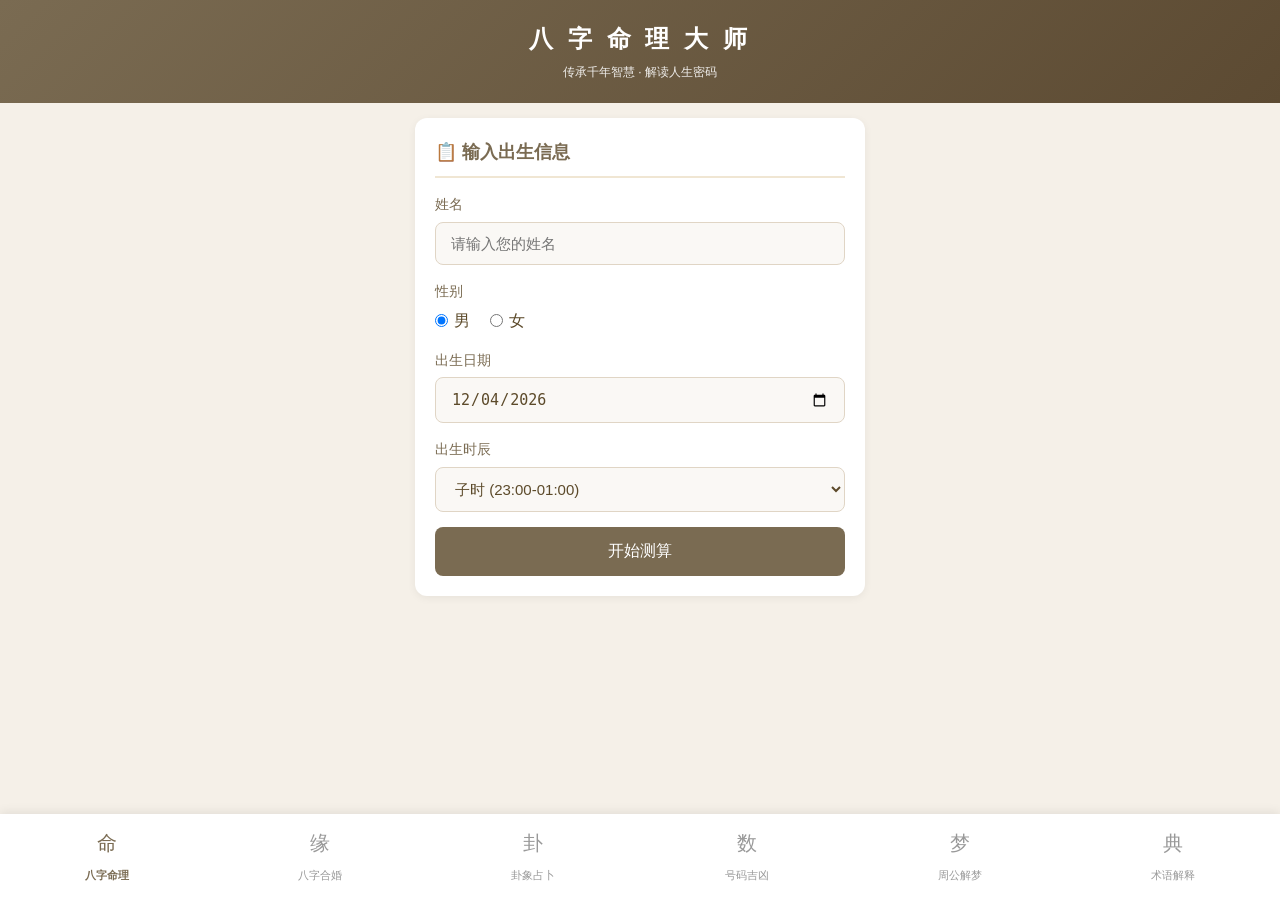
<file: fortune-master.html>
<!DOCTYPE html>
<html lang="zh-CN">
<head>
    <meta charset="UTF-8">
    <meta name="viewport" content="width=device-width, initial-scale=1.0, maximum-scale=1.0, user-scalable=no">
    <title>八字命理大师</title>
    <style>
        * { margin: 0; padding: 0; box-sizing: border-box; }
        body {
            font-family: -apple-system, BlinkMacSystemFont, 'Segoe UI', 'PingFang SC', 'Hiragino Sans GB', 'Microsoft YaHei', sans-serif;
            background: #f5f0e8;
            color: #5c4a2a;
            line-height: 1.6;
            padding-bottom: 70px;
        }
        .header {
            background: linear-gradient(135deg, #7a6b52 0%, #5c4a32 100%);
            color: white;
            padding: 20px;
            text-align: center;
            position: sticky;
            top: 0;
            z-index: 100;
        }
        .header h1 { font-size: 24px; font-weight: 600; letter-spacing: 4px; }
        .header p { font-size: 12px; opacity: 0.9; margin-top: 5px; }
        
        .container { padding: 15px; max-width: 480px; margin: 0 auto; }
        
        .card {
            background: white;
            border-radius: 12px;
            padding: 20px;
            margin-bottom: 15px;
            box-shadow: 0 2px 8px rgba(0,0,0,0.06);
        }
        .card-title {
            font-size: 18px;
            font-weight: 600;
            color: #7a6b52;
            margin-bottom: 15px;
            padding-bottom: 10px;
            border-bottom: 2px solid #f0e6d3;
        }
        
        .form-group { margin-bottom: 15px; }
        .form-label {
            display: block;
            font-size: 14px;
            color: #7a6b52;
            margin-bottom: 6px;
            font-weight: 500;
        }
        .form-input, .form-select {
            width: 100%;
            padding: 12px 15px;
            border: 1px solid #e0d5c5;
            border-radius: 8px;
            font-size: 15px;
            background: #faf8f5;
            color: #5c4a2a;
        }
        .form-input:focus, .form-select:focus {
            outline: none;
            border-color: #7a6b52;
            background: white;
        }
        
        .radio-group {
            display: flex;
            gap: 20px;
        }
        .radio-label {
            display: flex;
            align-items: center;
            cursor: pointer;
        }
        .radio-label input { margin-right: 6px; }
        
        .btn {
            width: 100%;
            padding: 14px;
            background: #7a6b52;
            color: white;
            border: none;
            border-radius: 8px;
            font-size: 16px;
            font-weight: 500;
            cursor: pointer;
            transition: all 0.3s;
        }
        .btn:active { transform: scale(0.98); background: #6b5c45; }
        
        .result-section {
            background: #faf8f5;
            border-radius: 10px;
            padding: 15px;
            margin-top: 15px;
        }
        .result-title {
            font-size: 16px;
            font-weight: 600;
            color: #7a6b52;
            margin-bottom: 10px;
        }
        .result-content {
            font-size: 14px;
            line-height: 1.8;
            color: #5c4a2a;
        }
        .result-content p { margin-bottom: 10px; }
        
        .bazi-grid {
            display: grid;
            grid-template-columns: repeat(4, 1fr);
            gap: 10px;
            margin: 15px 0;
        }
        .bazi-item {
            text-align: center;
            padding: 12px 8px;
            background: #f5f0e8;
            border-radius: 8px;
        }
        .bazi-label {
            font-size: 11px;
            color: #7a6b52;
            margin-bottom: 4px;
        }
        .bazi-value {
            font-size: 18px;
            font-weight: 600;
            color: #5c4a2a;
        }
        .bazi-shishen {
            font-size: 10px;
            color: #999;
            margin-top: 2px;
        }
        
        .wuxing-bar {
            display: flex;
            align-items: center;
            margin: 8px 0;
        }
        .wuxing-name {
            width: 40px;
            font-size: 14px;
            font-weight: 500;
        }
        .wuxing-progress {
            flex: 1;
            height: 20px;
            background: #f0e6d3;
            border-radius: 10px;
            overflow: hidden;
            margin: 0 10px;
        }
        .wuxing-fill {
            height: 100%;
            border-radius: 10px;
            transition: width 0.5s;
        }
        .wuxing-count {
            width: 30px;
            text-align: right;
            font-size: 14px;
            font-weight: 600;
        }
        
        .nav-bottom {
            position: fixed;
            bottom: 0;
            left: 0;
            right: 0;
            background: white;
            display: flex;
            justify-content: space-around;
            padding: 8px 0;
            box-shadow: 0 -2px 10px rgba(0,0,0,0.08);
            z-index: 100;
        }
        .nav-item {
            flex: 1;
            text-align: center;
            padding: 5px;
            cursor: pointer;
            transition: all 0.3s;
        }
        .nav-item.active .nav-icon { color: #7a6b52; }
        .nav-item.active .nav-text { color: #7a6b52; font-weight: 600; }
        .nav-icon {
            font-size: 20px;
            color: #999;
            display: block;
            margin-bottom: 2px;
        }
        .nav-text {
            font-size: 11px;
            color: #999;
        }
        
        .page { display: none; }
        .page.active { display: block; }
        
        .list-item {
            padding: 12px 15px;
            border-bottom: 1px solid #f0e6d3;
            cursor: pointer;
            transition: background 0.2s;
        }
        .list-item:hover { background: #faf8f5; }
        .list-item-title { font-weight: 500; color: #5c4a2a; }
        .list-item-desc { font-size: 12px; color: #999; margin-top: 4px; }
        
        .tag {
            display: inline-block;
            padding: 3px 10px;
            background: #f0e6d3;
            color: #7a6b52;
            border-radius: 12px;
            font-size: 12px;
            margin: 3px;
        }
        .tag.active {
            background: #7a6b52;
            color: white;
        }
        
        .loading {
            text-align: center;
            padding: 40px;
            color: #7a6b52;
        }
        .loading::after {
            content: '';
            display: inline-block;
            width: 20px;
            height: 20px;
            border: 2px solid #7a6b52;
            border-top-color: transparent;
            border-radius: 50%;
            animation: spin 1s linear infinite;
            margin-left: 10px;
            vertical-align: middle;
        }
        @keyframes spin { to { transform: rotate(360deg); } }
        
        .highlight { color: #c62828; font-weight: 600; }
        .good { color: #2e7d32; }
        .bad { color: #c62828; }
        
        .advice-box {
            background: #e8f5e9;
            border-left: 4px solid #4caf50;
            padding: 12px 15px;
            margin: 10px 0;
            border-radius: 0 8px 8px 0;
        }
        .warning-box {
            background: #fff3e0;
            border-left: 4px solid #ff9800;
            padding: 12px 15px;
            margin: 10px 0;
            border-radius: 0 8px 8px 0;
        }
        
        .month-item {
            background: white;
            border-radius: 10px;
            padding: 15px;
            margin-bottom: 10px;
            box-shadow: 0 1px 4px rgba(0,0,0,0.05);
        }
        .month-title {
            font-weight: 600;
            color: #7a6b52;
            margin-bottom: 10px;
            padding-bottom: 8px;
            border-bottom: 1px dashed #e0d5c5;
        }
        .do-list, .dont-list {
            margin: 8px 0;
        }
        .do-list::before {
            content: '✓ 建议做：';
            color: #4caf50;
            font-weight: 500;
        }
        .dont-list::before {
            content: '✗ 不建议：';
            color: #f44336;
            font-weight: 500;
        }
    </style>
</head>
<body>
    <div class="header">
        <h1>八 字 命 理 大 师</h1>
        <p>传承千年智慧 · 解读人生密码</p>
    </div>
    
    <div class="container">
        <!-- 八字命理页面 -->
        <div class="page active" id="page-bazi">
            <div class="card">
                <div class="card-title">📋 输入出生信息</div>
                <div class="form-group">
                    <label class="form-label">姓名</label>
                    <input type="text" class="form-input" id="bazi-name" placeholder="请输入您的姓名">
                </div>
                <div class="form-group">
                    <label class="form-label">性别</label>
                    <div class="radio-group">
                        <label class="radio-label">
                            <input type="radio" name="gender" value="男" checked> 男
                        </label>
                        <label class="radio-label">
                            <input type="radio" name="gender" value="女"> 女
                        </label>
                    </div>
                </div>
                <div class="form-group">
                    <label class="form-label">出生日期</label>
                    <input type="date" class="form-input" id="bazi-date">
                </div>
                <div class="form-group">
                    <label class="form-label">出生时辰</label>
                    <select class="form-select" id="bazi-hour">
                        <option value="0">子时 (23:00-01:00)</option>
                        <option value="1">丑时 (01:00-03:00)</option>
                        <option value="2">寅时 (03:00-05:00)</option>
                        <option value="3">卯时 (05:00-07:00)</option>
                        <option value="4">辰时 (07:00-09:00)</option>
                        <option value="5">巳时 (09:00-11:00)</option>
                        <option value="6">午时 (11:00-13:00)</option>
                        <option value="7">未时 (13:00-15:00)</option>
                        <option value="8">申时 (15:00-17:00)</option>
                        <option value="9">酉时 (17:00-19:00)</option>
                        <option value="10">戌时 (19:00-21:00)</option>
                        <option value="11">亥时 (21:00-23:00)</option>
                    </select>
                </div>
                <button class="btn" onclick="calculateBazi()">开始测算</button>
            </div>
            <div id="bazi-result"></div>
        </div>
        
        <!-- 八字合婚页面 -->
        <div class="page" id="page-hehun">
            <div class="card">
                <div class="card-title">👨 男方信息</div>
                <div class="form-group">
                    <label class="form-label">姓名</label>
                    <input type="text" class="form-input" id="male-name" placeholder="男方姓名">
                </div>
                <div class="form-group">
                    <label class="form-label">出生日期</label>
                    <input type="date" class="form-input" id="male-date">
                </div>
                <div class="form-group">
                    <label class="form-label">出生时辰</label>
                    <select class="form-select" id="male-hour">
                        <option value="0">子时</option><option value="1">丑时</option><option value="2">寅时</option>
                        <option value="3">卯时</option><option value="4">辰时</option><option value="5">巳时</option>
                        <option value="6">午时</option><option value="7">未时</option><option value="8">申时</option>
                        <option value="9">酉时</option><option value="10">戌时</option><option value="11">亥时</option>
                    </select>
                </div>
            </div>
            <div class="card">
                <div class="card-title">👩 女方信息</div>
                <div class="form-group">
                    <label class="form-label">姓名</label>
                    <input type="text" class="form-input" id="female-name" placeholder="女方姓名">
                </div>
                <div class="form-group">
                    <label class="form-label">出生日期</label>
                    <input type="date" class="form-input" id="female-date">
                </div>
                <div class="form-group">
                    <label class="form-label">出生时辰</label>
                    <select class="form-select" id="female-hour">
                        <option value="0">子时</option><option value="1">丑时</option><option value="2">寅时</option>
                        <option value="3">卯时</option><option value="4">辰时</option><option value="5">巳时</option>
                        <option value="6">午时</option><option value="7">未时</option><option value="8">申时</option>
                        <option value="9">酉时</option><option value="10">戌时</option><option value="11">亥时</option>
                    </select>
                </div>
                <button class="btn" onclick="calculateHehun()">合婚测算</button>
            </div>
            <div id="hehun-result"></div>
        </div>
        
        <!-- 卦象占卜页面 -->
        <div class="page" id="page-gua">
            <div class="card">
                <div class="card-title">🔮 起卦占卜</div>
                <div class="form-group">
                    <label class="form-label">所问之事（可选）</label>
                    <input type="text" class="form-input" id="gua-question" placeholder="如：事业发展、感情婚姻等">
                </div>
                <button class="btn" onclick="castGua()">开始起卦</button>
            </div>
            <div id="gua-result"></div>
        </div>
        
        <!-- 号码吉凶页面 -->
        <div class="page" id="page-number">
            <div class="card">
                <div class="card-title">📱 号码分析</div>
                <div class="form-group">
                    <label class="form-label">手机号码</label>
                    <input type="tel" class="form-input" id="phone-number" placeholder="请输入11位手机号" maxlength="11">
                </div>
                <button class="btn" onclick="analyzeNumber()">分析号码</button>
            </div>
            <div id="number-result"></div>
        </div>
        
        <!-- 周公解梦页面 -->
        <div class="page" id="page-dream">
            <div class="card">
                <div class="card-title">💭 梦境解析</div>
                <div class="form-group">
                    <label class="form-label">搜索梦境</label>
                    <input type="text" class="form-input" id="dream-search" placeholder="如：梦见水、梦见蛇..." oninput="searchDreams()">
                </div>
            </div>
            <div id="dream-list"></div>
            <div id="dream-detail"></div>
        </div>
        
        <!-- 术语解释页面 -->
        <div class="page" id="page-terms">
            <div class="card">
                <div class="card-title">📚 命理术语</div>
                <div class="form-group">
                    <label class="form-label">搜索术语</label>
                    <input type="text" class="form-input" id="term-search" placeholder="如：十神、五行..." oninput="searchTerms()">
                </div>
            </div>
            <div id="terms-list"></div>
        </div>
    </div>
    
    <!-- 底部导航 -->
    <nav class="nav-bottom">
        <div class="nav-item active" data-page="bazi" onclick="switchPage('bazi')">
            <span class="nav-icon">命</span>
            <span class="nav-text">八字命理</span>
        </div>
        <div class="nav-item" data-page="hehun" onclick="switchPage('hehun')">
            <span class="nav-icon">缘</span>
            <span class="nav-text">八字合婚</span>
        </div>
        <div class="nav-item" data-page="gua" onclick="switchPage('gua')">
            <span class="nav-icon">卦</span>
            <span class="nav-text">卦象占卜</span>
        </div>
        <div class="nav-item" data-page="number" onclick="switchPage('number')">
            <span class="nav-icon">数</span>
            <span class="nav-text">号码吉凶</span>
        </div>
        <div class="nav-item" data-page="dream" onclick="switchPage('dream')">
            <span class="nav-icon">梦</span>
            <span class="nav-text">周公解梦</span>
        </div>
        <div class="nav-item" data-page="terms" onclick="switchPage('terms')">
            <span class="nav-icon">典</span>
            <span class="nav-text">术语解释</span>
        </div>
    </nav>

    <script>
        // ==================== 数据定义 ====================
        const TIANGAN = ['甲', '乙', '丙', '丁', '戊', '己', '庚', '辛', '壬', '癸'];
        const DIZHI = ['子', '丑', '寅', '卯', '辰', '巳', '午', '未', '申', '酉', '戌', '亥'];
        const SHENGXIAO = ['鼠', '牛', '虎', '兔', '龙', '蛇', '马', '羊', '猴', '鸡', '狗', '猪'];
        const WUXING = { '甲': '木', '乙': '木', '丙': '火', '丁': '火', '戊': '土', '己': '土', '庚': '金', '辛': '金', '壬': '水', '癸': '水', '子': '水', '丑': '土', '寅': '木', '卯': '木', '辰': '土', '巳': '火', '午': '火', '未': '土', '申': '金', '酉': '金', '戌': '土', '亥': '水' };
        
        const SHISHEN = {
            '比肩': '代表兄弟姐妹、朋友同事，性格独立自主',
            '劫财': '代表竞争、破耗，需注意理财',
            '食神': '代表才华、口福，性格温和善良',
            '伤官': '代表聪明、创意，但易叛逆',
            '正财': '代表正当收入、妻子，性格务实',
            '偏财': '代表意外之财、父亲，善于交际',
            '正官': '代表事业、上司，性格正直守规矩',
            '七杀': '代表压力、挑战，性格果断有魄力',
            '正印': '代表学业、母亲，性格仁慈有涵养',
            '偏印': '代表偏门技艺、继母，思维独特'
        };
        
        // 64卦数据
        const GUA_DATA = {
            '乾': { name: '乾为天', ci: '元亨利贞。', yao: ['潜龙勿用。', '见龙在田，利见大人。', '君子终日乾乾，夕惕若，厉无咎。', '或跃在渊，无咎。', '飞龙在天，利见大人。', '亢龙有悔。'], desc: '象征天，刚健有力。事业大吉，但需防盛极而衰。' },
            '坤': { name: '坤为地', ci: '元亨，利牝马之贞。', yao: ['履霜，坚冰至。', '直方大，不习无不利。', '含章可贞。', '括囊，无咎无誉。', '黄裳，元吉。', '龙战于野，其血玄黄。'], desc: '象征地，柔顺包容。适合守成，不宜冒进。' },
            '屯': { name: '水雷屯', ci: '元亨，利贞，勿用有攸往。', yao: ['磐桓，利居贞。', '屯如邅如，乘马班如。', '即鹿无虞，惟入于林中。', '乘马班如，求婚媾。', '屯其膏，小贞吉，大贞凶。', '乘马班如，泣血涟如。'], desc: '象征初生，万事开头难。宜守不宜攻，耐心等待时机。' },
            '蒙': { name: '山水蒙', ci: '亨。匪我求童蒙，童蒙求我。', yao: ['发蒙，利用刑人。', '包蒙，吉。', '勿用取女，见金夫，不有躬。', '困蒙，吝。', '童蒙，吉。', '击蒙，不利为寇，利御寇。'], desc: '象征蒙昧，需要启蒙教育。虚心学习，尊师重道。' },
            '需': { name: '水天需', ci: '有孚，光亨，贞吉，利涉大川。', yao: ['需于郊，利用恒，无咎。', '需于沙，小有言，终吉。', '需于泥，致寇至。', '需于血，出自穴。', '需于酒食，贞吉。', '入于穴，有不速之客三人来。'], desc: '象征等待，时机未到需耐心。准备充分后再行动。' },
            '讼': { name: '天水讼', ci: '有孚，窒惕，中吉，终凶。', yao: ['不永所事，小有言，终吉。', '不克讼，归而逋。', '食旧德，贞厉，终吉。', '不克讼，复即命渝。', '讼，元吉。', '或锡之鞶带，终朝三褫之。'], desc: '象征争讼，口舌是非。宜和解，不宜争斗。' },
            '师': { name: '地水师', ci: '贞，丈人吉，无咎。', yao: ['师出以律，否臧凶。', '在师中，吉，无咎。', '师或舆尸，凶。', '师左次，无咎。', '田有禽，利执言，无咎。', '大君有命，开国承家，小人勿用。'], desc: '象征军队，众人行事。需有纪律，听从指挥。' },
            '比': { name: '水地比', ci: '吉。原筮，元永贞，无咎。', yao: ['有孚比之，无咎。', '比之自内，贞吉。', '比之匪人。', '外比之，贞吉。', '显比，王用三驱，失前禽。', '比之无首，凶。'], desc: '象征亲近，团结合作。择善而交，以诚相待。' },
            '小畜': { name: '风天小畜', ci: '亨。密云不雨，自我西郊。', yao: ['复自道，何其咎，吉。', '牵复，吉。', '舆说辐，夫妻反目。', '有孚，血去惕出，无咎。', '有孚挛如，富以其邻。', '既雨既处，尚德载。'], desc: '象征小有蓄积，力量不足。宜积蓄力量，等待时机。' },
            '履': { name: '天泽履', ci: '履虎尾，不咥人，亨。', yao: ['素履，往无咎。', '履道坦坦，幽人贞吉。', '眇能视，跛能履。', '履虎尾，愬愬，终吉。', '夬履，贞厉。', '视履考祥，其旋元吉。'], desc: '象征谨慎行事，如履薄冰。小心谨慎，可获平安。' },
            '泰': { name: '地天泰', ci: '小往大来，吉亨。', yao: ['拔茅茹，以其汇，征吉。', '包荒，用冯河，不遐遗。', '无平不陂，无往不复。', '翩翩，不富以其邻。', '帝乙归妹，以祉元吉。', '城复于隍，勿用师。'], desc: '象征通泰，阴阳调和。万事亨通，事业大吉。' },
            '否': { name: '天地否', ci: '否之匪人，不利君子贞，大往小来。', yao: ['拔茅茹，以其汇，贞吉亨。', '包承，小人吉，大人否。', '包羞。', '有命无咎，畴离祉。', '休否，大人吉。', '倾否，先否后喜。'], desc: '象征闭塞，阴阳不交。诸事不顺，宜守不宜攻。' },
            '同人': { name: '天火同人', ci: '同人于野，亨。利涉大川，利君子贞。', yao: ['同人于门，无咎。', '同人于宗，吝。', '伏戎于莽，升其高陵。', '乘其墉，弗克攻，吉。', '同人，先号咷而后笑。', '同人于郊，无悔。'], desc: '象征团结，志同道合。与人合作，共创大业。' },
            '大有': { name: '火天大有', ci: '元亨。', yao: ['无交害，匪咎，艰则无咎。', '大车以载，有攸往，无咎。', '公用亨于天子，小人弗克。', '匪其彭，无咎。', '厥孚交如，威如，吉。', '自天佑之，吉无不利。'], desc: '象征大有收获，丰收富足。财运亨通，事业顺利。' },
            '谦': { name: '地山谦', ci: '亨，君子有终。', yao: ['谦谦君子，用涉大川，吉。', '鸣谦，贞吉。', '劳谦，君子有终，吉。', '无不利，撝谦。', '不富以其邻，利用侵伐，无不利。', '鸣谦，利用行师，征邑国。'], desc: '象征谦虚，虚怀若谷。谦虚受益，骄傲招损。' },
            '豫': { name: '雷地豫', ci: '利建侯行师。', yao: ['鸣豫，凶。', '介于石，不终日，贞吉。', '盱豫，悔。', '由豫，大有得。', '贞疾，恒不死。', '冥豫，成有渝，无咎。'], desc: '象征愉悦，安乐。但需防乐极生悲，居安思危。' },
            '随': { name: '泽雷随', ci: '元亨利贞，无咎。', yao: ['官有渝，贞吉。', '系小子，失丈夫。', '系丈夫，失小子。', '随有获，贞凶。', '孚于嘉，吉。', '拘系之，乃从维之。'], desc: '象征随从，顺势而为。择善而从，不可盲从。' },
            '蛊': { name: '山风蛊', ci: '元亨，利涉大川。先甲三日，后甲三日。', yao: ['干父之蛊，有子，考无咎。', '干母之蛊，不可贞。', '干父之蛊，小有悔，无大咎。', '裕父之蛊，往见吝。', '干父之蛊，用誉。', '不事王侯，高尚其事。'], desc: '象征腐败，需要革新。除旧布新，改革创新。' },
            '临': { name: '地泽临', ci: '元，亨，利，贞。至于八月有凶。', yao: ['咸临，贞吉。', '咸临，吉，无不利。', '甘临，无攸利。', '至临，无咎。', '知临，大君之宜，吉。', '敦临，吉，无咎。'], desc: '象征督导，居高临下。以身作则，教化他人。' },
            '观': { name: '风地观', ci: '盥而不荐，有孚顒若。', yao: ['童观，小人无咎，君子吝。', '窥观，利女贞。', '观我生，进退。', '观国之光，利用宾于王。', '观我生，君子无咎。', '观其生，君子无咎。'], desc: '象征观察，审时度势。观察学习，借鉴经验。' },
            '噬嗑': { name: '火雷噬嗑', ci: '亨，利用狱。', yao: ['屦校灭趾，无咎。', '噬肤灭鼻，无咎。', '噬腊肉，遇毒，小吝，无咎。', '噬干胏，得金矢，利艰贞，吉。', '噬干肉，得黄金，贞厉，无咎。', '何校灭耳，凶。'], desc: '象征咬合，去除障碍。果断决策，解决问题。' },
            '贲': { name: '山火贲', ci: '亨，小利有攸往。', yao: ['贲其趾，舍车而徒。', '贲其须。', '贲如濡如，永贞吉。', '贲如皤如，白马翰如。', '贲于丘园，束帛戋戋。', '白贲，无咎。'], desc: '象征装饰，文饰美化。注重外表，但需内涵。' },
            '剥': { name: '山地剥', ci: '不利有攸往。', yao: ['剥床以足，蔑贞凶。', '剥床以辨，蔑贞凶。', '剥之，无咎。', '剥床以肤，凶。', '贯鱼，以宫人宠，无不利。', '硕果不食，君子得舆，小人剥庐。'], desc: '象征剥落，衰败。小人得势，君子需隐忍。' },
            '复': { name: '地雷复', ci: '亨。出入无疾，朋来无咎。', yao: ['不远复，无祗悔，元吉。', '休复，吉。', '频复，厉无咎。', '中行独复。', '敦复，无悔。', '迷复，凶，有灾眚。'], desc: '象征回复，重新开始。迷途知返，东山再起。' },
            '无妄': { name: '天雷无妄', ci: '元亨利贞。其匪正有眚，不利有攸往。', yao: ['无妄，往吉。', '不耕获，不菑畲，则利有攸往。', '无妄之灾，或系之牛。', '可贞，无咎。', '无妄之疾，勿药有喜。', '无妄，行有眚，无攸利。'], desc: '象征无妄，真实无伪。脚踏实地，不可妄想。' },
            '大畜': { name: '山天大畜', ci: '利贞，不家食吉，利涉大川。', yao: ['有厉利已。', '舆说輹。', '良马逐，利艰贞。', '童牛之牿，元吉。', '豶豕之牙，吉。', '何天之衢，亨。'], desc: '象征大蓄积，厚积薄发。积蓄力量，等待时机。' },
            '颐': { name: '山雷颐', ci: '贞吉，观颐，自求口实。', yao: ['舍尔灵龟，观我朵颐，凶。', '颠颐，拂经，于丘颐，征凶。', '拂颐，贞凶，十年勿用，无攸利。', '颠颐，吉，虎视眈眈，其欲逐逐，无咎。', '拂经，居贞吉，不可涉大川。', '由颐，厉吉，利涉大川。'], desc: '象征颐养，养生。自食其力，注意饮食起居。' },
            '大过': { name: '泽风大过', ci: '栋桡，利有攸往，亨。', yao: ['藉用白茅，无咎。', '枯杨生稊，老夫得其女妻，无不利。', '栋桡，凶。', '栋隆，吉，有它吝。', '枯杨生华，老妇得士夫，无咎无誉。', '过涉灭顶，凶，无咎。'], desc: '象征大过，过度。非常时期，需非常手段。' },
            '坎': { name: '坎为水', ci: '习坎，有孚，维心亨，行有尚。', yao: ['习坎，入于坎窞，凶。', '坎有险，求小得。', '来之坎坎，险且枕，入于坎窞，勿用。', '樽酒簋贰，用缶，纳约自牖，终无咎。', '坎不盈，祗既平，无咎。', '系用徽纆，寘于丛棘，三岁不得，凶。'], desc: '象征险陷，困难重重。谨慎行事，不可冒进。' },
            '离': { name: '离为火', ci: '利贞，亨。畜牝牛，吉。', yao: ['履错然，敬之，无咎。', '黄离，元吉。', '日昃之离，不鼓缶而歌，则大耋之嗟，凶。', '突如其来如，焚如，死如，弃如。', '出涕沱若，戚嗟若，吉。', '王用出征，有嘉折首，获匪其丑，无咎。'], desc: '象征火，光明美丽。依附正道，光明磊落。' },
            '咸': { name: '泽山咸', ci: '亨，利贞，取女吉。', yao: ['咸其拇。', '咸其腓，凶，居吉。', '咸其股，执其随，往吝。', '贞吉悔亡，憧憧往来，朋从尔思。', '咸其脢，无悔。', '咸其辅，颊，舌。'], desc: '象征感应，相互感应。真诚相待，心灵相通。' },
            '恒': { name: '雷风恒', ci: '亨，无咎，利贞，利有攸往。', yao: ['浚恒，贞凶，无攸利。', '悔亡。', '不恒其德，或承之羞，贞吝。', '田无禽。', '恒其德，贞，妇人吉，夫子凶。', '振恒，凶。'], desc: '象征恒久，持之以恒。坚持不懈，方得始终。' },
            '遁': { name: '天山遁', ci: '亨，小利贞。', yao: ['遁尾，厉，勿用有攸往。', '执之用黄牛之革，莫之胜说。', '系遁，有疾厉，畜臣妾吉。', '好遁，君子吉，小人否。', '嘉遁，贞吉。', '肥遁，无不利。'], desc: '象征退避，隐退。知进退，明哲保身。' },
            '大壮': { name: '雷天大壮', ci: '利贞。', yao: ['壮于趾，征凶，有孚。', '贞吉。', '小人用壮，君子用罔，贞厉。', '贞吉悔亡，藩决不羸，壮于大舆之輹。', '丧羊于易，无悔。', '羝羊触藩，不能退，不能遂，无攸利，艰则吉。'], desc: '象征大壮，强盛。力量强大，但需守正。' },
            '晋': { name: '火地晋', ci: '康侯用锡马蕃庶，昼日三接。', yao: ['晋如摧如，贞吉，罔孚，裕无咎。', '晋如，愁如，贞吉。', '众允，悔亡。', '晋如鼫鼠，贞厉。', '悔亡，失得勿恤，往吉，无不利。', '晋其角，维用伐邑，厉吉无咎，贞吝。'], desc: '象征晋升，前进。事业上升，前途光明。' },
            '明夷': { name: '地火明夷', ci: '利艰贞。', yao: ['明夷于飞，垂其翼。', '明夷，夷于左股，用拯马壮，吉。', '明夷于南狩，得其大首，不可疾贞。', '入于左腹，获明夷之心，出于门庭。', '箕子之明夷，利贞。', '不明晦，初登于天，后入于地。'], desc: '象征光明受损，黑暗。韬光养晦，等待时机。' },
            '家人': { name: '风火家人', ci: '利女贞。', yao: ['闲有家，悔亡。', '无攸遂，在中馈。', '家人嗃嗃，悔厉吉，妇子嘻嘻，终吝。', '富家，大吉。', '王假有家，勿恤，吉。', '有孚威如，终吉。'], desc: '象征家庭，家教。修身齐家，家庭和睦。' },
            '睽': { name: '火泽睽', ci: '小事吉。', yao: ['悔亡，丧马勿逐，自复。', '遇主于巷，无咎。', '见舆曳，其牛掣，其人天且劓，无初有终。', '睽孤，遇元夫，交孚，厉无咎。', '悔亡，厥宗噬肤，往何咎。', '睽孤，见豕负涂，载鬼一车。'], desc: '象征乖离，分歧。求同存异，化解矛盾。' },
            '蹇': { name: '水山蹇', ci: '利西南，不利东北，利见大人，贞吉。', yao: ['往蹇，来誉。', '王臣蹇蹇，匪躬之故。', '往蹇，来反。', '往蹇，来连。', '大蹇，朋来。', '往蹇，来硕，吉，利见大人。'], desc: '象征蹇难，困难。进退两难，需寻求帮助。' },
            '解': { name: '雷水解', ci: '利西南，无所往，其来复吉，有攸往，夙吉。', yao: ['无咎。', '田获三狐，得黄矢，贞吉。', '负且乘，致寇至，贞吝。', '解而拇，朋至斯孚。', '君子维有解，吉，有孚于小人。', '公用射隼，于高墉之上，获之，无不利。'], desc: '象征解脱，解决。困难解除，化险为夷。' },
            '损': { name: '山泽损', ci: '有孚，元吉，无咎，可贞，利有攸往。', yao: ['已事遄往，无咎，酌损之。', '利贞，征凶，弗损益之。', '三人行，则损一人，一人行，则得其友。', '损其疾，使遄有喜，无咎。', '或益之，十朋之龟，弗克违，元吉。', '弗损益之，无咎，贞吉，利有攸往，得臣无家。'], desc: '象征减损，牺牲。损己利人，但需适度。' },
            '益': { name: '风雷益', ci: '利有攸往，利涉大川。', yao: ['利用为大作，元吉，无咎。', '或益之，十朋之龟，弗克违，永贞吉。', '益之用凶事，无咎。', '中行，告公从，利用为依迁国。', '有孚惠心，勿问元吉，有孚惠我德。', '莫益之，或击之，立心勿恒，凶。'], desc: '象征增益，受益。积善行德，获益无穷。' },
            '夬': { name: '泽天夬', ci: '扬于王庭，孚号，有厉，告自邑，不利即戎，利有攸往。', yao: ['壮于前趾，往不胜为咎。', '惕号，莫夜有戎，勿恤。', '壮于頄，有凶，君子夬夬，独行遇雨。', '臀无肤，其行次且，牵羊悔亡，闻言不信。', '苋陆夬夬，中行无咎。', '无号，终有凶。'], desc: '象征决断，果断。果断决策，清除小人。' },
            '姤': { name: '天风姤', ci: '女壮，勿用取女。', yao: ['系于金柅，贞吉，有攸往，见凶，羸豕孚蹢躅。', '包有鱼，无咎，不利宾。', '臀无肤，其行次且，厉，无大咎。', '包无鱼，起凶。', '以杞包瓜，含章，有陨自天。', '姤其角，吝，无咎。'], desc: '象征相遇，邂逅。不期而遇，但需谨慎。' },
            '萃': { name: '泽地萃', ci: '亨，王假有庙，利见大人，亨，利贞，用大牲吉，利有攸往。', yao: ['有孚不终，乃乱乃萃，若号，一握为笑，勿恤，往无咎。', '引吉，无咎，孚乃利用禴。', '萃如，嗟如，无攸利，往无咎，小吝。', '大吉，无咎。', '萃有位，无咎，匪孚，元永贞，悔亡。', '赍咨涕洟，无咎。'], desc: '象征聚集，汇聚。团结众人，共创事业。' },
            '升': { name: '地风升', ci: '元亨，用见大人，勿恤，南征吉。', yao: ['允升，大吉。', '孚乃利用禴，无咎。', '升虚邑。', '王用亨于岐山，吉，无咎。', '贞吉，升阶。', '冥升，利于不息之贞。'], desc: '象征上升，晋升。步步高升，前途无量。' },
            '困': { name: '泽水困', ci: '亨，贞，大人吉，无咎，有言不信。', yao: ['臀困于株木，入于幽谷，三岁不觌。', '困于酒食，朱绂方来，利用享祀，征凶，无咎。', '困于石，据于蒺藜，入于其宫，不见其妻，凶。', '来徐徐，困于金车，吝，有终。', '劓刖，困于赤绂，乃徐有说，利用祭祀。', '困于葛藟，于臲卼，曰动悔，有悔，征吉。'], desc: '象征困穷，困境。穷困之中，坚守正道。' },
            '井': { name: '水风井', ci: '改邑不改井，无丧无得，往来井井。', yao: ['井泥不食，旧井无禽。', '井谷射鲋，瓮敝漏。', '井渫不食，为我心恻，可用汲，王明，并受其福。', '井甃，无咎。', '井冽，寒泉食。', '井收勿幕，有孚元吉。'], desc: '象征水井，源泉。修身养德，泽被他人。' },
            '革': { name: '泽火革', ci: '己日乃孚，元亨利贞，悔亡。', yao: ['巩用黄牛之革。', '己日乃革之，征吉，无咎。', '征凶，贞厉，革言三就，有孚。', '悔亡，有孚改命，吉。', '大人虎变，未占有孚。', '君子豹变，小人革面，征凶，居贞吉。'], desc: '象征变革，改革。破旧立新，顺应时势。' },
            '鼎': { name: '火风鼎', ci: '元吉，亨。', yao: ['鼎颠趾，利出否，得妾以其子，无咎。', '鼎有实，我仇有疾，不我能即，吉。', '鼎耳革，其行塞，雉膏不食，方雨亏悔，终吉。', '鼎折足，覆公餗，其形渥，凶。', '鼎黄耳，金铉，利贞。', '鼎玉铉，大吉，无不利。'], desc: '象征鼎器，稳重。革故鼎新，稳重前行。' },
            '震': { name: '震为雷', ci: '亨，震来虩虩，笑言哑哑，震惊百里，不丧匕鬯。', yao: ['震来虩虩，后笑言哑哑，吉。', '震来厉，亿丧贝，跻于九陵，勿逐，七日得。', '震苏苏，震行无眚。', '震遂泥。', '震往来厉，亿无丧，有事。', '震索索，视矍矍，征凶，震不于其躬，于其邻，无咎，婚媾有言。'], desc: '象征震动，震惊。面对变故，镇定自若。' },
            '艮': { name: '艮为山', ci: '艮其背，不获其身，行其庭，不见其人，无咎。', yao: ['艮其趾，无咎，利永贞。', '艮其腓，不拯其随，其心不快。', '艮其限，列其夤，厉薰心。', '艮其身，无咎。', '艮其辅，言有序，悔亡。', '敦艮，吉。'], desc: '象征停止，静止。适可而止，知足常乐。' },
            '渐': { name: '风山渐', ci: '女归吉，利贞。', yao: ['鸿渐于干，小子厉，有言，无咎。', '鸿渐于磐，饮食衎衎，吉。', '鸿渐于陆，夫征不复，妇孕不育，凶，利御寇。', '鸿渐于木，或得其桷，无咎。', '鸿渐于陵，妇三岁不孕，终莫之胜，吉。', '鸿渐于陆，其羽可用为仪，吉。'], desc: '象征渐进，逐步。循序渐进，稳扎稳打。' },
            '归妹': { name: '雷泽归妹', ci: '征凶，无攸利。', yao: ['归妹以娣，跛能履，征吉。', '眇能视，利幽人之贞。', '归妹以须，反归以娣。', '归妹愆期，迟归有时。', '帝乙归妹，其君之袂，不如其娣之袂良，月几望，吉。', '女承筐无实，士刲羊无血，无攸利。'], desc: '象征嫁娶，婚姻。婚姻大事，需谨慎对待。' },
            '丰': { name: '雷火丰', ci: '亨，王假之，勿忧，宜日中。', yao: ['遇其配主，虽旬无咎，往有尚。', '丰其蔀，日中见斗，往得疑疾，有孚发若，吉。', '丰其沛，日中见昧，折其右肱，无咎。', '丰其蔀，日中见斗，遇其夷主，吉。', '来章，有庆誉，吉。', '丰其屋，蔀其家，窥其户，阒其无人，三岁不觌，凶。'], desc: '象征丰盛，盛大。盛大之时，需防衰落。' },
            '旅': { name: '火山旅', ci: '小亨，旅贞吉。', yao: ['旅琐琐，斯其所取灾。', '旅即次，怀其资，得童仆贞。', '旅焚其次，丧其童仆，贞厉。', '旅于处，得其资斧，我心不快。', '射雉一矢亡，终以誉命。', '鸟焚其巢，旅人先笑后号咷，丧牛于易，凶。'], desc: '象征旅行，漂泊。出门在外，谨慎行事。' },
            '巽': { name: '巽为风', ci: '小亨，利有攸往，利见大人。', yao: ['进退，利武人之贞。', '巽在床下，用史巫纷若，吉，无咎。', '频巽，吝。', '悔亡，田获三品。', '贞吉悔亡，无不利，无初有终，先庚三日，后庚三日，吉。', '巽在床下，丧其资斧，贞凶。'], desc: '象征顺从，谦逊。谦逊顺从，但需有主见。' },
            '兑': { name: '兑为泽', ci: '亨，利贞。', yao: ['和兑，吉。', '孚兑，吉，悔亡。', '来兑，凶。', '商兑，未宁，介疾有喜。', '孚于剥，有厉。', '引兑。'], desc: '象征喜悦，愉悦。和悦待人，但需防小人。' },
            '涣': { name: '风水涣', ci: '亨，王假有庙，利涉大川，利贞。', yao: ['用拯马壮，吉。', '涣奔其机，悔亡。', '涣其躬，无悔。', '涣其群，元吉，涣有丘，匪夷所思。', '涣汗其大号，涣王居，无咎。', '涣其血，去逖出，无咎。'], desc: '象征涣散，分散。散难释险，凝聚人心。' },
            '节': { name: '水泽节', ci: '亨，苦节不可贞。', yao: ['不出户庭，无咎。', '不出门庭，凶。', '不节若，则嗟若，无咎。', '安节，亨。', '甘节，吉，往有尚。', '苦节，贞凶，悔亡。'], desc: '象征节制，节约。适度节制，不可过度。' },
            '中孚': { name: '风泽中孚', ci: '豚鱼吉，利涉大川，利贞。', yao: ['虞吉，有它不燕。', '鸣鹤在阴，其子和之，我有好爵，吾与尔靡之。', '得敌，或鼓或罢，或泣或歌。', '月几望，马匹亡，无咎。', '有孚挛如，无咎。', '翰音登于天，贞凶。'], desc: '象征诚信，诚实。诚信为本，言行一致。' },
            '小过': { name: '雷山小过', ci: '亨，利贞，可小事，不可大事。', yao: ['飞鸟遗之音，不宜上，宜下，大吉。', '过其祖，遇其妣，不及其君，遇其臣，无咎。', '弗过防之，从或戕之，凶。', '无咎，弗过遇之，往厉必戒，勿用永贞。', '密云不雨，自我西郊，公弋取彼在穴。', '弗遇过之，飞鸟离之，凶，是谓灾眚。'], desc: '象征小过，小的过度。小事可过，大事需谨慎。' },
            '既济': { name: '水火既济', ci: '亨，小利贞，初吉终乱。', yao: ['曳其轮，濡其尾，无咎。', '妇丧其茀，勿逐，七日得。', '高宗伐鬼方，三年克之，小人勿用。', '繻有衣袽，终日戒。', '东邻杀牛，不如西邻之禴祭，实受其福。', '濡其首，厉。'], desc: '象征既成，完成。事业有成，但需防微杜渐。' },
            '未济': { name: '火水未济', ci: '亨，小狐汔济，濡其尾，无攸利。', yao: ['濡其尾，吝。', '曳其轮，贞吉。', '未济，征凶，利涉大川。', '贞吉，悔亡，震用伐鬼方，三年有赏于大国。', '贞吉，无悔，君子之光，有孚，吉。', '有孚于饮酒，无咎，濡其首，有孚失是。'], desc: '象征未成，未完成。事业未竟，需继续努力。' }
        };
        
        // 梦境数据
        const DREAM_DATA = [
            { name: '梦见水', category: '自然', meaning: '水主财，梦见水通常与财运相关。清水为吉，浊水为凶。', detail: '梦见清澈的水，预示财运亨通，事业顺利；梦见浑浊的水，可能遇到财务纠纷或健康问题。' },
            { name: '梦见火', category: '自然', meaning: '火主礼，象征热情、事业、名声。', detail: '梦见大火熊熊，预示事业蒸蒸日上；梦见小火苗，表示有新的机会；梦见被火烧，需防口舌是非。' },
            { name: '梦见山', category: '自然', meaning: '山主稳，象征靠山、贵人、稳定。', detail: '梦见高山，表示有贵人相助；梦见爬山，预示事业需要努力攀登；梦见下山，表示事情趋于平稳。' },
            { name: '梦见蛇', category: '动物', meaning: '蛇为小龙，主财运、智慧、变化。', detail: '梦见蛇通常预示财运，特别是偏财；也代表智慧和直觉；若被蛇咬，需防小人暗算。' },
            { name: '梦见龙', category: '动物', meaning: '龙为至尊，主大吉、权力、飞黄腾达。', detail: '梦见龙是大吉之兆，预示事业飞黄腾达，地位提升；梦见龙飞天，表示志向即将实现。' },
            { name: '梦见虎', category: '动物', meaning: '虎主威，象征权力、勇气、挑战。', detail: '梦见老虎，表示面临挑战，需要勇气；梦见骑虎，预示能够掌控困难局面；梦见被虎追，需防强敌。' },
            { name: '梦见鱼', category: '动物', meaning: '鱼主余，象征富足、盈余、顺利。', detail: '梦见鱼是吉兆，预示年年有余；梦见大鱼，表示大财运；梦见捞鱼，表示能够把握机会。' },
            { name: '梦见鸟', category: '动物', meaning: '鸟主信，象征消息、自由、理想。', detail: '梦见飞鸟，表示消息将至；梦见鸟笼，表示受束缚；梦见凤凰，预示大吉大利。' },
            { name: '梦见死人', category: '人物', meaning: '梦见已故之人，通常表示思念或得到庇佑。', detail: '梦见已故亲人，可能是思念之情，也可能是祖先庇佑；若死者说话，需留意其言语含义。' },
            { name: '梦见考试', category: '场景', meaning: '考试主压力，象征面临考验或评估。', detail: '梦见考试通常代表现实生活中的压力；梦见考得好，预示能够克服困难；梦见考砸，表示担心失败。' },
            { name: '梦见飞翔', category: '场景', meaning: '飞翔主高升，象征事业上升、理想实现。', detail: '梦见自己在飞，预示事业或地位将提升；梦见飞不高，表示有阻碍；梦见飞得很高，表示志向远大。' },
            { name: '梦见坠落', category: '场景', meaning: '坠落主失落，象征担心失去地位或控制。', detail: '梦见从高处坠落，表示担心失败或失去控制；也可能预示健康需要注意。' },
            { name: '梦见钱', category: '物品', meaning: '钱主财，直接与财运相关。', detail: '梦见捡到钱，预示有意外之财；梦见丢钱，需防破财；梦见数钱，表示对财富的渴望。' },
            { name: '梦见房子', category: '物品', meaning: '房子主家，象征家庭、事业基础。', detail: '梦见大房子，预示家业兴旺；梦见房子倒塌，需防家庭变故；梦见搬家，表示生活将有变化。' },
            { name: '梦见车', category: '物品', meaning: '车主行，象征事业发展、人生方向。', detail: '梦见开车，表示掌控人生方向；梦见坐车，表示随波逐流；梦见车祸，需防事业挫折。' },
            { name: '梦见结婚', category: '情感', meaning: '结婚主合，象征结合、合作、新开始。', detail: '梦见自己结婚，预示新的开始；梦见别人结婚，表示有喜事将近；梦见婚礼出错，需防合作失败。' },
            { name: '梦见吵架', category: '情感', meaning: '吵架主争，象征内心矛盾或人际关系紧张。', detail: '梦见与人争吵，表示内心有矛盾；梦见和家人吵架，需防家庭不和；梦见和陌生人吵架，表示对外界不满。' },
            { name: '梦见牙齿掉落', category: '身体', meaning: '牙落主变，象征改变、失去、衰老。', detail: '梦见牙齿掉落，传统认为家中有丧事；现代心理学认为是担心衰老或失去能力；也可能预示将有重大改变。' },
            { name: '梦见流血', category: '身体', meaning: '血主财，流血象征破财或健康。', detail: '梦见自己流血，可能预示破财；梦见别人流血，表示他人有灾；梦见大量流血，需特别注意健康。' },
            { name: '梦见怀孕', category: '身体', meaning: '怀孕主生，象征新的开始、创意、计划。', detail: '梦见怀孕，表示有新的计划或创意；梦见生孩子，预示事情将有结果；梦见别人怀孕，表示有新机会。' }
        ];
        
        // 术语数据
        const TERMS_DATA = [
            { name: '八字', meaning: '一个人出生时的年、月、日、时四柱干支，共八个字，故称八字。', detail: '八字是命理学的基础，通过分析八字可以了解一个人的性格、命运、事业、婚姻等。八字由年柱、月柱、日柱、时柱组成，每柱两个字，天干地支各一。' },
            { name: '五行', meaning: '金、木、水、火、土五种基本元素，代表不同的性质和能量。', detail: '五行相生：木生火，火生土，土生金，金生水，水生木。五行相克：木克土，土克水，水克火，火克金，金克木。八字中五行的平衡与否，直接影响命运吉凶。' },
            { name: '天干', meaning: '甲、乙、丙、丁、戊、己、庚、辛、壬、癸十个符号。', detail: '天干分阴阳：甲丙戊庚壬为阳干，乙丁己辛癸为阴干。天干与五行对应：甲乙属木，丙丁属火，戊己属土，庚辛属金，壬癸属水。' },
            { name: '地支', meaning: '子、丑、寅、卯、辰、巳、午、未、申、酉、戌、亥十二个符号。', detail: '地支与十二生肖对应，也分阴阳。地支与五行对应：寅卯属木，巳午属火，申酉属金，亥子属水，辰戌丑未属土。地支还代表方位、季节、时辰等。' },
            { name: '十神', meaning: '比肩、劫财、食神、伤官、正财、偏财、正官、七杀、正印、偏印。', detail: '十神是根据日干与其他干支的关系确定的，代表不同的人事物。如正财代表妻子、正当收入；正官代表事业、上司等。' },
            { name: '日主', meaning: '八字中日柱的天干，代表命主本人。', detail: '日主是八字分析的核心，其他七个字都是与日主的关系。日主的强弱、喜忌决定了整个八字的格局和命运走向。' },
            { name: '年柱', meaning: '八字的第一柱，代表祖上、父母、童年。', detail: '年柱反映一个人的出身、祖业、父母情况。年柱好，表示出身好，能得到祖上庇佑；年柱差，表示需要白手起家。' },
            { name: '月柱', meaning: '八字的第二柱，代表父母、兄弟、青年时期。', detail: '月柱又称"提纲"，在八字中非常重要。月柱的地支决定季节，影响整个八字的旺衰。月柱也代表事业宫。' },
            { name: '日柱', meaning: '八字的第三柱，代表自己、配偶、中年时期。', detail: '日柱的天干就是日主，代表命主本人。日柱的地支是婚姻宫，代表配偶和婚姻状况。' },
            { name: '时柱', meaning: '八字的第四柱，代表子女、晚年。', detail: '时柱反映一个人的晚年运势、子女情况。时柱好，表示晚年幸福，子女有出息；时柱差，表示晚年辛苦。' },
            { name: '大运', meaning: '人生中每十年的运势变化。', detail: '大运是根据出生时间推算的，每十年一变。大运与八字配合，可以预测人生不同阶段的吉凶祸福。' },
            { name: '流年', meaning: '每一年的运势。', detail: '流年是流动的年份，与八字和大运配合，可以预测具体某年的吉凶。流年与大运、八字形成的关系决定当年的运势。' },
            { name: '用神', meaning: '八字中对日主最有利的五行。', detail: '用神是八字分析的关键，找到用神后，可以通过各种方式补益用神，改善运势。如用神为水，可以多穿黑色衣服，去北方发展等。' },
            { name: '忌神', meaning: '八字中对日主不利的五行。', detail: '忌神是八字中需要避免和克制的五行。如忌神为火，则应避免红色，避免南方，避免火旺的行业等。' },
            { name: '桃花', meaning: '代表异性缘、感情、人缘。', detail: '命带桃花的人通常长相好，异性缘佳，人缘好。但桃花过多则变成"桃花劫"，容易有感情纠纷。' },
            { name: '空亡', meaning: '八字中某些地支力量减弱或消失的状态。', detail: '空亡的地支力量减弱，所代表的人事物也会受到影响。如财星空亡，表示财运不稳定；官星空亡，表示事业多变动。' }
        ];
        
        // ==================== 核心计算函数 ====================
        
        function getGanZhiYear(year) {
            const ganIndex = (year - 4) % 10;
            const zhiIndex = (year - 4) % 12;
            return TIANGAN[ganIndex] + DIZHI[zhiIndex];
        }
        
        function getGanZhiMonth(year, month, day) {
            // 立春修正
            let baziYear = year;
            if (month < 2 || (month === 2 && day < 4)) {
                baziYear = year - 1;
            }
            const yearGanIndex = (baziYear - 4) % 10;
            const monthZhiIndex = (month + 1) % 12;
            const startGanMap = {0: 2, 5: 2, 1: 4, 6: 4, 2: 6, 7: 6, 3: 8, 8: 8, 4: 0, 9: 0};
            const startGan = startGanMap[yearGanIndex];
            const monthGanIndex = (startGan + month - 1) % 10;
            return TIANGAN[monthGanIndex] + DIZHI[monthZhiIndex];
        }
        
        function getGanZhiDay(year, month, day) {
            const baseDate = new Date(1900, 0, 31);
            const targetDate = new Date(year, month - 1, day);
            const daysDiff = Math.floor((targetDate - baseDate) / (1000 * 60 * 60 * 24));
            const ganIndex = ((daysDiff % 10) + 10) % 10;
            const zhiIndex = ((daysDiff % 12) + 12) % 12;
            return TIANGAN[ganIndex] + DIZHI[zhiIndex];
        }
        
        function getGanZhiHour(dayGan, hour) {
            const hourZhiIndex = Math.floor((parseInt(hour) + 1) / 2) % 12;
            const dayGanIndex = TIANGAN.indexOf(dayGan);
            const startGanMap = {0: 0, 5: 0, 1: 2, 6: 2, 2: 4, 7: 4, 3: 6, 8: 6, 4: 8, 9: 8};
            const startGan = startGanMap[dayGanIndex];
            const hourGanIndex = (startGan + hourZhiIndex) % 10;
            return TIANGAN[hourGanIndex] + DIZHI[hourZhiIndex];
        }
        
        function calculateBazi(year, month, day, hour) {
            // 立春修正
            let baziYear = year;
            if (month < 2 || (month === 2 && day < 4)) {
                baziYear = year - 1;
            }
            
            const yearGZ = getGanZhiYear(baziYear);
            const monthGZ = getGanZhiMonth(year, month, day);
            const dayGZ = getGanZhiDay(year, month, day);
            const hourGZ = getGanZhiHour(dayGZ[0], hour);
            
            return {
                year: yearGZ,
                month: monthGZ,
                day: dayGZ,
                hour: hourGZ,
                shengxiao: SHENGXIAO[(baziYear - 4) % 12]
            };
        }
        
        function getShiShen(dayGan, targetGan) {
            const dayIndex = TIANGAN.indexOf(dayGan);
            const targetIndex = TIANGAN.indexOf(targetGan);
            const diff = (targetIndex - dayIndex + 10) % 10;
            const shishenMap = ['比肩', '劫财', '食神', '伤官', '偏财', '正财', '七杀', '正官', '偏印', '正印'];
            return shishenMap[diff];
        }
        
        function calculateWuxing(bazi) {
            const wuxingCount = { '金': 0, '木': 0, '水': 0, '火': 0, '土': 0 };
            const allGanZhi = bazi.year + bazi.month + bazi.day + bazi.hour;
            for (let char of allGanZhi) {
                if (WUXING[char]) {
                    wuxingCount[WUXING[char]]++;
                }
            }
            return wuxingCount;
        }
        
        // ==================== 八字分析报告生成 ====================
        
        function generateBaziReport() {
            const name = document.getElementById('bazi-name').value || '命主';
            const gender = document.querySelector('input[name="gender"]:checked').value;
            const dateStr = document.getElementById('bazi-date').value;
            const hour = document.getElementById('bazi-hour').value;
            
            if (!dateStr) {
                alert('请选择出生日期');
                return;
            }
            
            const date = new Date(dateStr);
            const year = date.getFullYear();
            const month = date.getMonth() + 1;
            const day = date.getDate();
            
            const bazi = calculateBazi(year, month, day, hour * 2);
            const wuxing = calculateWuxing(bazi);
            const dayGan = bazi.day[0];
            
            // 找出最旺和最弱的五行
            let maxWuxing = '', minWuxing = '', maxCount = 0, minCount = 10;
            for (let [wx, count] of Object.entries(wuxing)) {
                if (count > maxCount) { maxCount = count; maxWuxing = wx; }
                if (count < minCount) { minCount = count; minWuxing = wx; }
            }
            
            // 计算十神
            const shishen = {
                year: getShiShen(dayGan, bazi.year[0]),
                month: getShiShen(dayGan, bazi.month[0]),
                hour: getShiShen(dayGan, bazi.hour[0])
            };
            
            // 生成报告HTML
            let html = `
                <div class="card">
                    <div class="card-title">📊 四柱八字详解</div>
                    <div class="result-content">
                        <p><strong>什么是四柱八字？</strong></p>
                        <p>四柱八字是中国传统命理学的核心，由出生时的年、月、日、时四个时间点的天干地支组成，共八个字。它就像一个人的"命运密码"，蕴含着性格、事业、婚姻、健康等各方面的信息。</p>
                    </div>
                    <div class="bazi-grid">
                        <div class="bazi-item">
                            <div class="bazi-label">年柱<br>祖上父母</div>
                            <div class="bazi-value">${bazi.year}</div>
                            <div class="bazi-shishen">${shishen.year}</div>
                        </div>
                        <div class="bazi-item">
                            <div class="bazi-label">月柱<br>父母兄弟</div>
                            <div class="bazi-value">${bazi.month}</div>
                            <div class="bazi-shishen">${shishen.month}</div>
                        </div>
                        <div class="bazi-item">
                            <div class="bazi-label">日柱<br>自己配偶</div>
                            <div class="bazi-value">${bazi.day}</div>
                            <div class="bazi-shishen">日主</div>
                        </div>
                        <div class="bazi-item">
                            <div class="bazi-label">时柱<br>子女晚年</div>
                            <div class="bazi-value">${bazi.hour}</div>
                            <div class="bazi-shishen">${shishen.hour}</div>
                        </div>
                    </div>
                    <div class="result-content">
                        <p><strong>年柱（${bazi.year}）：</strong>代表祖上、父母、童年。年柱为${shishen.year}，说明你${SHISHEN[shishen.year] || '与长辈关系特殊'}。</p>
                        <p><strong>月柱（${bazi.month}）：</strong>代表父母、兄弟、青年时期。月柱为${shishen.month}，说明你${SHISHEN[shishen.month] || '在青年时期有特殊经历'}。</p>
                        <p><strong>日柱（${bazi.day}）：</strong>日柱天干"${dayGan}"代表你自己，五行属${WUXING[dayGan]}。日柱地支是婚姻宫，反映配偶和婚姻状况。</p>
                        <p><strong>时柱（${bazi.hour}）：</strong>代表子女、晚年。时柱为${shishen.hour}，说明你${SHISHEN[shishen.hour] || '晚年运势特殊'}。</p>
                    </div>
                </div>
                
                <div class="card">
                    <div class="card-title">🌿 五行分析</div>
                    <div class="result-content">
                        <p><strong>什么是五行？</strong></p>
                        <p>五行（金木水火土）是中国古代哲学的基础，代表五种基本能量。八字中五行的平衡与否，直接影响一个人的命运。五行相生相克，就像自然界中的生态平衡。</p>
                    </div>
            `;
            
            // 五行进度条
            const wuxingColors = { '金': '#FFD700', '木': '#4CAF50', '水': '#2196F3', '火': '#F44336', '土': '#795548' };
            for (let [wx, count] of Object.entries(wuxing)) {
                const percent = (count / 8) * 100;
                html += `
                    <div class="wuxing-bar">
                        <span class="wuxing-name">${wx}</span>
                        <div class="wuxing-progress">
                            <div class="wuxing-fill" style="width: ${percent}%; background: ${wuxingColors[wx]}"></div>
                        </div>
                        <span class="wuxing-count">${count}</span>
                    </div>
                `;
            }
            
            html += `
                    <div class="result-content" style="margin-top: 15px;">
                        <p><strong>五行分析：</strong></p>
                        <p>你的八字中<span class="highlight">${maxWuxing}最旺</span>，有${maxCount}个；<span class="highlight">${minWuxing}最弱</span>，只有${minCount}个。</p>
                        <p>${getWuxingAnalysis(maxWuxing, minWuxing, dayGan)}</p>
                    </div>
                    <div class="advice-box">
                        <strong>💡 五行调和建议：</strong><br>
                        ${getWuxingAdvice(minWuxing)}
                    </div>
                </div>
                
                <div class="card">
                    <div class="card-title">⭐ 十神分析</div>
                    <div class="result-content">
                        <p><strong>什么是十神？</strong></p>
                        <p>十神是根据日干与其他干支的关系确定的，代表不同的人事物。比如正财代表妻子和正当收入，正官代表事业和上司。通过十神可以了解一个人的性格特点和人生际遇。</p>
                        <p style="margin-top: 10px;"><strong>你的十神配置：</strong></p>
                        <p>• 年柱${shishen.year}：${SHISHEN[shishen.year] || '代表与祖上的关系'}</p>
                        <p>• 月柱${shishen.month}：${SHISHEN[shishen.month] || '代表与父母的缘分'}</p>
                        <p>• 时柱${shishen.hour}：${SHISHEN[shishen.hour] || '代表与子女的关系'}</p>
                    </div>
                </div>
                
                <div class="card">
                    <div class="card-title">💼 事业分析</div>
                    <div class="result-content">
                        ${getCareerAnalysis(dayGan, wuxing, shishen)}
                    </div>
                </div>
                
                <div class="card">
                    <div class="card-title">💕 感情婚姻分析</div>
                    <div class="result-content">
                        ${getLoveAnalysis(dayGan, bazi.day[1], wuxing)}
                    </div>
                </div>
                
                <div class="card">
                    <div class="card-title">💰 财运分析</div>
                    <div class="result-content">
                        ${getWealthAnalysis(dayGan, shishen)}
                    </div>
                </div>
                
                <div class="card">
                    <div class="card-title">🏥 健康分析</div>
                    <div class="result-content">
                        ${getHealthAnalysis(wuxing)}
                    </div>
                </div>
                
                <div class="card">
                    <div class="card-title">🎁 开运转运建议</div>
                    <div class="result-content">
                        ${getFortuneAdvice(minWuxing, dayGan)}
                    </div>
                </div>
                
                <div class="card">
                    <div class="card-title">📅 近期行动建议</div>
                    <div class="result-content">
                        ${getMonthlyAdvice(dayGan)}
                    </div>
                </div>
            `;
            
            document.getElementById('bazi-result').innerHTML = html;
        }
        
        // 五行分析
        function getWuxingAnalysis(maxWuxing, minWuxing, dayGan) {
            const rizhuWuxing = WUXING[dayGan];
            const analyses = {
                '金': '金旺的人性格刚毅果断，有领导才能，但容易固执。金主义，重情重义，讲信用。',
                '木': '木旺的人性格仁慈正直，有上进心，但容易优柔寡断。木主仁，心地善良，乐于助人。',
                '水': '水旺的人聪明机智，善于变通，但容易情绪化。水主智，思维敏捷，适应力强。',
                '火': '火旺的人热情开朗，有感染力，但容易急躁冲动。火主礼，待人热情，注重礼仪。',
                '土': '土旺的人稳重踏实，有包容心，但容易保守固执。土主信，诚实守信，值得信赖。'
            };
            
            let text = analyses[maxWuxing] || '';
            
            if (maxWuxing === rizhuWuxing) {
                text += '你的日主也是' + rizhuWuxing + '，说明你的性格特点非常突出，优点和缺点都比较明显。';
            }
            
            if (minWuxing === '水') {
                text += '水弱说明你在灵活应变方面可能需要加强，建议多学习、多思考。';
            } else if (minWuxing === '火') {
                text += '火弱说明你在热情表达方面可能需要加强，建议多与人交流，展现自己。';
            } else if (minWuxing === '木') {
                text += '木弱说明你在决策力方面可能需要加强，建议培养果断的性格。';
            } else if (minWuxing === '金') {
                text += '金弱说明你在坚持原则方面可能需要加强，建议培养坚定的意志。';
            } else if (minWuxing === '土') {
                text += '土弱说明你在稳定性方面可能需要加强，建议培养踏实稳重的性格。';
            }
            
            return text;
        }
        
        // 五行建议
        function getWuxingAdvice(minWuxing) {
            const advice = {
                '金': '多穿白色、金色衣服；佩戴金属饰品；去西方发展；多吃辛辣食物如洋葱、大蒜。',
                '木': '多穿绿色衣服；佩戴木质饰品；去东方发展；多吃绿色蔬菜。',
                '水': '多穿黑色、蓝色衣服；佩戴水晶饰品；去北方发展；多喝水，多吃黑色食物如黑豆、黑芝麻。',
                '火': '多穿红色、紫色衣服；佩戴红宝石饰品；去南方发展；多吃红色食物如红枣、红豆。',
                '土': '多穿黄色、棕色衣服；佩戴玉石饰品；去中部发展；多吃黄色食物如玉米、南瓜。'
            };
            return `你的八字${minWuxing}较弱，建议：${advice[minWuxing]}`;
        }
        
        // 事业分析
        function getCareerAnalysis(dayGan, wuxing, shishen) {
            const rizhuWuxing = WUXING[dayGan];
            const industries = {
                '金': '金融、银行、机械、汽车、五金、珠宝、武术',
                '木': '教育、文化、出版、林业、家具、服装、中医',
                '水': '贸易、物流、旅游、水利、渔业、饮料、演艺',
                '火': '电子、电力、能源、餐饮、美容、传媒、照明',
                '土': '房地产、建筑、农业、矿产、陶瓷、仓储、殡葬'
            };
            
            let html = `<p><strong>适合行业：</strong></p>`;
            html += `<p>根据你的日主五行${rizhuWuxing}，你适合从事与${rizhuWuxing}相关的行业：${industries[rizhuWuxing]}。</p>`;
            html += `<p><strong>事业优势：</strong></p>`;
            html += `<p>• 你的八字${shishen.month || '格局'}显示，你在事业上有${shishen.month === '正官' ? '管理才能，适合担任领导职务' : '独特的才能，适合专业领域发展'}。</p>`;
            html += `<p>• ${rizhuWuxing}日主的人通常${rizhuWuxing === '金' ? '做事果断，有决断力' : rizhuWuxing === '木' ? '有创造力，善于规划' : rizhuWuxing === '水' ? '善于沟通，人际关系好' : rizhuWuxing === '火' ? '热情积极，有感染力' : '稳重踏实，值得信赖'}，这些都是事业成功的重要因素。</p>`;
            html += `<p><strong>事业建议：</strong></p>`;
            html += `<p>• 年轻时多学习积累，打好基础</p>`;
            html += `<p>• 中年是事业发展的黄金期，要把握机会</p>`;
            html += `<p>• 贵人方位：${rizhuWuxing === '金' ? '西方' : rizhuWuxing === '木' ? '东方' : rizhuWuxing === '水' ? '北方' : rizhuWuxing === '火' ? '南方' : '中部'}</p>`;
            
            return html;
        }
        
        // 感情分析
        function getLoveAnalysis(dayGan, dayZhi, wuxing) {
            const rizhuWuxing = WUXING[dayGan];
            const spouseWuxing = WUXING[dayZhi];
            
            let html = `<p><strong>配偶特征：</strong></p>`;
            html += `<p>你的日柱地支是${dayZhi}，五行属${spouseWuxing}。这表示你的另一半可能性格${spouseWuxing === '金' ? '刚毅果断' : spouseWuxing === '木' ? '仁慈温和' : spouseWuxing === '水' ? '聪明灵活' : spouseWuxing === '火' ? '热情开朗' : '稳重踏实'}，外貌上可能${spouseWuxing === '金' ? '皮肤白皙，五官立体' : spouseWuxing === '木' ? '身材修长，气质清雅' : spouseWuxing === '水' ? '眼睛明亮，皮肤细腻' : spouseWuxing === '火' ? '面色红润，精神饱满' : '体态丰满，气质沉稳'}。</p>`;
            
            html += `<p><strong>适合的异性类型：</strong></p>`;
            const goodMatch = {
                '金': '水型或土型的人，水能生金，土能生金',
                '木': '水型或火型的人，水能生木，木生火',
                '水': '金型或木型的人，金能生水，水生木',
                '火': '木型或土型的人，木能生火，火生土',
                '土': '火型或金型的人，火能生土，土生金'
            };
            html += `<p>你是${rizhuWuxing}命，适合找${goodMatch[rizhuWuxing]}的伴侣。这样的组合能够相互扶持，感情和谐。</p>`;
            
            html += `<p><strong>应该远离的类型：</strong></p>`;
            const badMatch = {
                '金': '火型的人，火克金，容易产生冲突',
                '木': '金型的人，金克木，容易受制',
                '水': '土型的人，土克水，容易压抑',
                '火': '水型的人，水克火，容易熄灭热情',
                '土': '木型的人，木克土，容易消耗'
            };
            html += `<p>建议远离${badMatch[rizhuWuxing]}，这样的组合容易产生矛盾和摩擦。</p>`;
            
            html += `<p><strong>感情建议：</strong></p>`;
            html += `<p>• 你的桃花方位在${rizhuWuxing === '金' ? '西方' : rizhuWuxing === '木' ? '东方' : rizhuWuxing === '水' ? '北方' : rizhuWuxing === '火' ? '南方' : '中部'}</p>`;
            html += `<p>• 适合在${rizhuWuxing === '金' ? '秋季' : rizhuWuxing === '木' ? '春季' : rizhuWuxing === '水' ? '冬季' : rizhuWuxing === '火' ? '夏季' : '四季末'}寻找姻缘</p>`;
            html += `<p>• 感情中要学会${rizhuWuxing === '金' ? '柔和一些，不要过于刚强' : rizhuWuxing === '木' ? '果断一些，不要过于犹豫' : rizhuWuxing === '水' ? '稳定一些，不要过于多变' : rizhuWuxing === '火' ? '冷静一些，不要过于冲动' : '主动一些，不要过于被动'}</p>`;
            
            return html;
        }
        
        // 财运分析
        function getWealthAnalysis(dayGan, shishen) {
            const rizhuWuxing = WUXING[dayGan];
            let html = `<p><strong>财运类型：</strong></p>`;
            html += `<p>你是${rizhuWuxing}命，${shishen.month === '正财' || shishen.month === '偏财' ? '财星透出，财运较好' : '财星不显，需要通过努力获得财富'}。</p>`;
            
            html += `<p><strong>正财与偏财：</strong></p>`;
            html += `<p>• <strong>正财</strong>：指正当收入，如工资、薪水。你的正财运${shishen.month === '正财' ? '较旺，适合稳定工作' : '一般，需要努力提升'}。</p>`;
            html += `<p>• <strong>偏财</strong>：指意外之财，如投资、奖金。你的偏财运${shishen.month === '偏财' ? '较旺，可以适当投资' : '较弱，投资需谨慎'}。</p>`;
            
            html += `<p><strong>理财建议：</strong></p>`;
            html += `<p>• 适合在${rizhuWuxing === '金' ? '西方' : rizhuWuxing === '木' ? '东方' : rizhuWuxing === '水' ? '北方' : rizhuWuxing === '火' ? '南方' : '中部'}发展财运</p>`;
            html += `<p>• 适合从事${rizhuWuxing === '金' ? '金融、机械' : rizhuWuxing === '木' ? '教育、文化' : rizhuWuxing === '水' ? '贸易、物流' : rizhuWuxing === '火' ? '电子、能源' : '房地产、建筑'}行业</p>`;
            html += `<p>• 财运旺的季节：${rizhuWuxing === '金' ? '秋季' : rizhuWuxing === '木' ? '春季' : rizhuWuxing === '水' ? '冬季' : rizhuWuxing === '火' ? '夏季' : '四季末'}</p>`;
            
            return html;
        }
        
        // 健康分析
        function getHealthAnalysis(wuxing) {
            const organs = {
                '金': '肺、大肠、呼吸系统',
                '木': '肝、胆、眼睛',
                '水': '肾、膀胱、耳朵',
                '火': '心、小肠、血液循环',
                '土': '脾、胃、消化系统'
            };
            
            let weakOrgan = '';
            let minCount = 10;
            for (let [wx, count] of Object.entries(wuxing)) {
                if (count < minCount) {
                    minCount = count;
                    weakOrgan = wx;
                }
            }
            
            let html = `<p><strong>五行与脏腑对应：</strong></p>`;
            html += `<p>金对应肺、木对应肝、水对应肾、火对应心、土对应脾。五行失衡会影响相应脏腑。</p>`;
            
            html += `<p><strong>健康薄弱环节：</strong></p>`;
            html += `<p>你的八字${weakOrgan}较弱，需要注意${organs[weakOrgan]}的保养。</p>`;
            
            html += `<p><strong>养生建议：</strong></p>`;
            if (weakOrgan === '金') {
                html += `<p>• 多吃白色食物：白萝卜、百合、银耳</p>`;
                html += `<p>• 避免吸烟，保护呼吸系统</p>`;
                html += `<p>• 多做深呼吸运动</p>`;
            } else if (weakOrgan === '木') {
                html += `<p>• 多吃绿色食物：菠菜、芹菜、西兰花</p>`;
                html += `<p>• 避免熬夜，保护肝脏</p>`;
                html += `<p>• 保持心情舒畅，少生气</p>`;
            } else if (weakOrgan === '水') {
                html += `<p>• 多吃黑色食物：黑豆、黑芝麻、黑木耳</p>`;
                html += `<p>• 避免过度劳累，保护肾脏</p>`;
                html += `<p>• 多喝水，保持水分充足</p>`;
            } else if (weakOrgan === '火') {
                html += `<p>• 多吃红色食物：红枣、红豆、西红柿</p>`;
                html += `<p>• 避免情绪激动，保护心脏</p>`;
                html += `<p>• 适量运动，促进血液循环</p>`;
            } else {
                html += `<p>• 多吃黄色食物：玉米、南瓜、小米</p>`;
                html += `<p>• 饮食规律，保护脾胃</p>`;
                html += `<p>• 避免暴饮暴食</p>`;
            }
            
            return html;
        }
        
        // 开运建议
        function getFortuneAdvice(minWuxing, dayGan) {
            const rizhuWuxing = WUXING[dayGan];
            const colors = { '金': '白色、金色', '木': '绿色', '水': '黑色、蓝色', '火': '红色、紫色', '土': '黄色、棕色' };
            const directions = { '金': '西方', '木': '东方', '水': '北方', '火': '南方', '土': '中部' };
            const numbers = { '金': '4、9', '木': '3、8', '水': '1、6', '火': '2、7', '土': '5、0' };
            
            let html = `<p><strong>五行开运：</strong></p>`;
            html += `<p>你的八字${minWuxing}较弱，需要补益${minWuxing}五行。</p>`;
            
            html += `<p><strong>穿衣颜色：</strong></p>`;
            html += `<p>多穿${colors[minWuxing]}的衣服，可以增强运势。</p>`;
            
            html += `<p><strong>幸运数字：</strong></p>`;
            html += `<p>你的幸运数字是${numbers[minWuxing]}，可以在选择号码时优先考虑。</p>`;
            
            html += `<p><strong>吉利方位：</strong></p>`;
            html += `<p>适合向${directions[minWuxing]}发展，居住或办公可以选择${directions[minWuxing]}的房间。</p>`;
            
            html += `<p><strong>风水调整：</strong></p>`;
            html += `<p>• 在家中${directions[minWuxing]}摆放${minWuxing === '金' ? '金属饰品' : minWuxing === '木' ? '绿色植物' : minWuxing === '水' ? '鱼缸或水景' : minWuxing === '火' ? '红色装饰品' : '陶瓷或石头'}</p>`;
            html += `<p>• 佩戴${minWuxing === '金' ? '金饰或银饰' : minWuxing === '木' ? '木质手串' : minWuxing === '水' ? '水晶或黑曜石' : minWuxing === '火' ? '红宝石或玛瑙' : '玉石或黄水晶'}</p>`;
            
            html += `<p><strong>心态调整：</strong></p>`;
            html += `<p>${minWuxing === '金' ? '培养果断坚定的性格，增强自信' : minWuxing === '木' ? '培养仁慈宽容的心胸，乐于助人' : minWuxing === '水' ? '培养灵活变通的思维，善于学习' : minWuxing === '火' ? '培养热情开朗的态度，积极面对生活' : '培养稳重踏实的作风，诚实守信'}</p>`;
            
            return html;
        }
        
        // 每月建议
        function getMonthlyAdvice(dayGan) {
            const months = ['本月', '下月', '第三个月', '第四个月', '第五个月', '第六个月'];
            const rizhuWuxing = WUXING[dayGan];
            
            let html = '';
            for (let i = 0; i < 6; i++) {
                html += `
                    <div class="month-item">
                        <div class="month-title">${months[i]}</div>
                        <div class="do-list">${getDoList(rizhuWuxing, i)}</div>
                        <div class="dont-list">${getDontList(rizhuWuxing, i)}</div>
                    </div>
                `;
            }
            return html;
        }
        
        function getDoList(wuxing, month) {
            const lists = {
                '金': ['学习新技能，提升专业能力', '与贵人多交流，拓展人脉', '整理财务，做好理财规划', '关注健康，定期体检', '参加社交活动，展示自己'],
                '木': ['制定长期计划，明确目标', '多读书学习，充实自己', '帮助他人，积累福报', '外出旅行，开阔眼界', '培养新爱好，丰富生活'],
                '水': ['加强沟通，维护人际关系', '学习理财知识，提高财商', '关注行业动态，把握机会', '调整心态，保持乐观', '尝试新事物，突破自我'],
                '火': ['积极主动，争取机会', '表达想法，展现才华', '参加聚会，扩大社交圈', '投资理财，增加收入', '锻炼身体，保持健康'],
                '土': ['踏实工作，积累经验', '整理家居，改善环境', '陪伴家人，增进感情', '储蓄理财，稳健投资', '学习传统文化，提升修养']
            };
            return lists[wuxing][month % 5];
        }
        
        function getDontList(wuxing, month) {
            const lists = {
                '金': ['冲动投资，冒险投机', '与人争执，口舌是非', '过度劳累，忽视健康', '轻信他人，泄露隐私', '固执己见，不听劝告'],
                '木': ['优柔寡断，错失良机', '过度劳累，透支身体', '与人攀比，心生嫉妒', '沉迷娱乐，荒废时间', '忽视细节，粗心大意'],
                '水': ['情绪化决策，冲动行事', '过于圆滑，失去原则', '贪多求全，分散精力', '轻信谣言，传播是非', '逃避问题，拖延不决'],
                '火': ['急躁冲动，鲁莽行事', '过度消费，挥霍无度', '与人冲突，树敌太多', '骄傲自满，停止进步', '忽视安全，冒险行动'],
                '土': ['固步自封，拒绝改变', '过于保守，错失机会', '贪吃懒做，放纵自己', '墨守成规，缺乏创新', '过分依赖，失去独立']
            };
            return lists[wuxing][month % 5];
        }
        
        // ==================== 八字合婚 ====================
        
        function calculateHehun() {
            const maleName = document.getElementById('male-name').value || '男方';
            const femaleName = document.getElementById('female-name').value || '女方';
            const maleDate = document.getElementById('male-date').value;
            const femaleDate = document.getElementById('female-date').value;
            
            if (!maleDate || !femaleDate) {
                alert('请填写双方的出生日期');
                return;
            }
            
            const mDate = new Date(maleDate);
            const fDate = new Date(femaleDate);
            
            const maleBazi = calculateBazi(mDate.getFullYear(), mDate.getMonth() + 1, mDate.getDate(), 12);
            const femaleBazi = calculateBazi(fDate.getFullYear(), fDate.getMonth() + 1, fDate.getDate(), 12);
            
            const maleSX = maleBazi.shengxiao;
            const femaleSX = femaleBazi.shengxiao;
            
            // 生肖配对分析
            const shengxiaoPairs = {
                '六合': [['鼠', '牛'], ['虎', '猪'], ['兔', '狗'], ['龙', '鸡'], ['蛇', '猴'], ['马', '羊']],
                '三合': [['鼠', '龙', '猴'], ['牛', '蛇', '鸡'], ['虎', '马', '狗'], ['兔', '羊', '猪']],
                '六冲': [['鼠', '马'], ['牛', '羊'], ['虎', '猴'], ['兔', '鸡'], ['龙', '狗'], ['蛇', '猪']]
            };
            
            let relation = '一般';
            let relationDesc = '你们生肖没有特殊的合冲关系，属于普通配对。婚姻需要双方共同经营，相互理解和包容。';
            
            for (let pair of shengxiaoPairs['六合']) {
                if ((pair[0] === maleSX && pair[1] === femaleSX) || (pair[1] === maleSX && pair[0] === femaleSX)) {
                    relation = '六合';
                    relationDesc = '恭喜！你们生肖六合，是上上等婚配。六合代表天作之合，两人性格互补，感情和谐，婚姻幸福美满。';
                    break;
                }
            }
            
            if (relation === '一般') {
                for (let pair of shengxiaoPairs['三合']) {
                    if (pair.includes(maleSX) && pair.includes(femaleSX)) {
                        relation = '三合';
                        relationDesc = '很好！你们生肖三合，是上等婚配。三合代表情投意合，两人志趣相投，能够相互扶持，共同进步。';
                        break;
                    }
                }
            }
            
            if (relation === '一般') {
                for (let pair of shengxiaoPairs['六冲']) {
                    if ((pair[0] === maleSX && pair[1] === femaleSX) || (pair[1] === maleSX && pair[0] === femaleSX)) {
                        relation = '六冲';
                        relationDesc = '注意！你们生肖相冲，需要多加包容。相冲代表性格差异大，容易产生矛盾。建议多沟通，相互理解，可以化解冲突。';
                        break;
                    }
                }
            }
            
            // 五行分析
            const maleWuxing = calculateWuxing(maleBazi);
            const femaleWuxing = calculateWuxing(femaleBazi);
            
            let wuxingComp = '';
            let maleMax = '', femaleMax = '', maxM = 0, maxF = 0;
            for (let wx of ['金', '木', '水', '火', '土']) {
                if (maleWuxing[wx] > maxM) { maxM = maleWuxing[wx]; maleMax = wx; }
                if (femaleWuxing[wx] > maxF) { maxF = femaleWuxing[wx]; femaleMax = wx; }
            }
            
            const shengke = {
                '金': { sheng: '水', ke: '木', beiSheng: '土', beiKe: '火' },
                '木': { sheng: '火', ke: '土', beiSheng: '水', beiKe: '金' },
                '水': { sheng: '木', ke: '火', beiSheng: '金', beiKe: '土' },
                '火': { sheng: '土', ke: '金', beiSheng: '木', beiKe: '水' },
                '土': { sheng: '金', ke: '水', beiSheng: '火', beiKe: '木' }
            };
            
            if (shengke[maleMax].sheng === femaleMax) {
                wuxingComp = `男方${maleMax}生女方${femaleMax}，男方能够滋养女方，对女方有利。`;
            } else if (shengke[femaleMax].sheng === maleMax) {
                wuxingComp = `女方${femaleMax}生男方${maleMax}，女方能够滋养男方，对男方有利。`;
            } else if (shengke[maleMax].ke === femaleMax) {
                wuxingComp = `男方${maleMax}克女方${femaleMax}，男方对女方有制约，需要男方多包容。`;
            } else if (shengke[femaleMax].ke === maleMax) {
                wuxingComp = `女方${femaleMax}克男方${maleMax}，女方对男方有制约，需要女方多包容。`;
            } else {
                wuxingComp = `两人五行关系平和，没有明显的生克。`;
            }
            
            let html = `
                <div class="card">
                    <div class="card-title">👫 双方八字</div>
                    <div class="bazi-grid">
                        <div class="bazi-item">
                            <div class="bazi-label">男方年柱</div>
                            <div class="bazi-value">${maleBazi.year}</div>
                        </div>
                        <div class="bazi-item">
                            <div class="bazi-label">男方月柱</div>
                            <div class="bazi-value">${maleBazi.month}</div>
                        </div>
                        <div class="bazi-item">
                            <div class="bazi-label">男方日柱</div>
                            <div class="bazi-value">${maleBazi.day}</div>
                        </div>
                        <div class="bazi-item">
                            <div class="bazi-label">男方时柱</div>
                            <div class="bazi-value">${maleBazi.hour}</div>
                        </div>
                    </div>
                    <div class="bazi-grid" style="margin-top: 10px;">
                        <div class="bazi-item">
                            <div class="bazi-label">女方年柱</div>
                            <div class="bazi-value">${femaleBazi.year}</div>
                        </div>
                        <div class="bazi-item">
                            <div class="bazi-label">女方月柱</div>
                            <div class="bazi-value">${femaleBazi.month}</div>
                        </div>
                        <div class="bazi-item">
                            <div class="bazi-label">女方日柱</div>
                            <div class="bazi-value">${femaleBazi.day}</div>
                        </div>
                        <div class="bazi-item">
                            <div class="bazi-label">女方时柱</div>
                            <div class="bazi-value">${femaleBazi.hour}</div>
                        </div>
                    </div>
                </div>
                
                <div class="card">
                    <div class="card-title">🐲 生肖配对分析</div>
                    <div class="result-content">
                        <p><strong>男方生肖：${maleSX} | 女方生肖：${femaleSX}</strong></p>
                        <p><strong>配对关系：${relation}</strong></p>
                        <p>${relationDesc}</p>
                    </div>
                </div>
                
                <div class="card">
                    <div class="card-title">🌿 五行互补分析</div>
                    <div class="result-content">
                        <p><strong>男方五行：</strong>${maleMax}最旺</p>
                        <p><strong>女方五行：</strong>${femaleMax}最旺</p>
                        <p><strong>五行关系：</strong>${wuxingComp}</p>
                    </div>
                </div>
                
                <div class="card">
                    <div class="card-title">💑 合婚建议</div>
                    <div class="result-content">
                        <p><strong>优势：</strong></p>
                        <p>• 你们${relation === '六合' || relation === '三合' ? '生肖相合，缘分深厚' : '可以通过努力创造美好的未来'}</p>
                        <p>• ${wuxingComp.includes('生') ? '五行相生，能够相互扶持' : '五行平和，相处融洽'}</p>
                        <p><strong>建议：</strong></p>
                        <p>• 多沟通，增进了解</p>
                        <p>• 相互包容，体谅对方</p>
                        <p>• 共同成长，一起进步</p>
                        <p>• ${relation === '六冲' ? '特别注意：你们生肖相冲，遇事要冷静，避免冲动' : '珍惜缘分，用心经营'}</p>
                    </div>
                </div>
            `;
            
            document.getElementById('hehun-result').innerHTML = html;
        }
        
        // ==================== 卦象占卜 ====================
        
        function castGua() {
            const question = document.getElementById('gua-question').value || '所问之事';
            const guaNames = Object.keys(GUA_DATA);
            const randomGua = guaNames[Math.floor(Math.random() * guaNames.length)];
            const gua = GUA_DATA[randomGua];
            const changingYao = Math.floor(Math.random() * 6);
            
            let html = `
                <div class="card">
                    <div class="card-title">🔮 卦象结果</div>
                    <div class="result-content">
                        <p><strong>所问之事：</strong>${question}</p>
                        <p><strong>卦名：</strong>${gua.name}</p>
                        <p><strong>卦辞：</strong>${gua.ci}</p>
                        <p><strong>卦象解读：</strong>${gua.desc}</p>
                    </div>
                </div>
                
                <div class="card">
                    <div class="card-title">📜 六爻详解</div>
                    <div class="result-content">
            `;
            
            for (let i = 0; i < 6; i++) {
                const isChanging = i === changingYao;
                html += `<p style="${isChanging ? 'color: #c62828; font-weight: 600;' : ''}">${isChanging ? '【变爻】' : ''}第${i + 1}爻：${gua.yao[i]}</p>`;
            }
            
            html += `
                    </div>
                </div>
                
                <div class="card">
                    <div class="card-title">💡 针对所问之事的解读</div>
                    <div class="result-content">
                        <p>关于"${question}"，${gua.name}这个卦象提示你：</p>
                        <p>${gua.desc}</p>
                        <p>变爻在第${changingYao + 1}爻，说明事情会有变化，需要灵活应对。</p>
                        <div class="advice-box">
                            <strong>建议：</strong><br>
                            ${question.includes('事业') || question.includes('工作') ? '事业上要' + (gua.desc.includes('吉') ? '把握机会，积极进取' : '谨慎行事，稳扎稳打') : ''}
                            ${question.includes('感情') || question.includes('婚姻') ? '感情上要' + (gua.desc.includes('吉') ? '真诚相待，珍惜缘分' : '多加沟通，相互理解') : ''}
                            ${question.includes('财') || question.includes('钱') ? '财运上' + (gua.desc.includes('吉') ? '有较好的机会，可以适当投资' : '需要保守，不宜冒险') : ''}
                            ${!question.includes('事业') && !question.includes('感情') && !question.includes('财') ? '这件事' + gua.desc : ''}
                        </div>
                    </div>
                </div>
            `;
            
            document.getElementById('gua-result').innerHTML = html;
        }
        
        // ==================== 号码吉凶 ====================
        
        function analyzeNumber() {
            const number = document.getElementById('phone-number').value;
            if (!number || number.length !== 11) {
                alert('请输入11位手机号码');
                return;
            }
            
            // 计算数字和
            let sum = 0;
            for (let digit of number) {
                sum += parseInt(digit);
            }
            
            // 81数理计算
            let shuli = sum % 81;
            if (shuli === 0) shuli = 81;
            
            const shuliData = {
                1: { name: '太极之数', jx: '吉', desc: '万物开泰，生发无穷，利禄亨通。' },
                3: { name: '三才之数', jx: '吉', desc: '天地人和，大事大业，繁荣昌隆。' },
                5: { name: '五行之数', jx: '吉', desc: '循环相生，圆通畅达，福祉无穷。' },
                6: { name: '六爻之数', jx: '吉', desc: '天德地祥，福德兼备，安富尊荣。' },
                7: { name: '七政之数', jx: '吉', desc: '精悍严谨，天赋之力，吉星照耀。' },
                8: { name: '八卦之数', jx: '吉', desc: '乾坎艮震，巽离坤兑，无穷无尽。' },
                11: { name: '旱苗逢雨', jx: '吉', desc: '万物更新，调顺发达，恢弘泽世。' },
                13: { name: '春日牡丹', jx: '吉', desc: '才艺多能，智谋奇略，忍柔当事。' },
                15: { name: '福寿圆满', jx: '吉', desc: '富贵荣誉，涵养雅量，德高望重。' },
                16: { name: '厚重之数', jx: '吉', desc: '贵人得助，兴家兴业，名利双收。' },
                21: { name: '明月中天', jx: '吉', desc: '光风霁月，万物确立，官运亨通。' },
                23: { name: '旭日东升', jx: '吉', desc: '壮丽壮观，权威旺盛，功名荣达。' },
                24: { name: '掘藏得金', jx: '吉', desc: '家门余庆，金钱丰盈，白手成家。' },
                25: { name: '英俊刚毅', jx: '吉', desc: '资性英敏，才能奇特，克服傲慢。' },
                31: { name: '春日花开', jx: '吉', desc: '智勇得志，博得名利，统领众人。' },
                32: { name: '宝马金鞍', jx: '吉', desc: '侥幸多能，意外惠泽，侥幸成功。' },
                33: { name: '旭日升天', jx: '吉', desc: '鸾凤相会，名闻天下，隆昌至极。' },
                35: { name: '高楼望月', jx: '吉', desc: '温和平静，优雅发展，妇德之美。' },
                37: { name: '猛虎出林', jx: '吉', desc: '权威显达，热诚忠信，宜着雅量。' },
                39: { name: '富贵荣华', jx: '吉', desc: '德泽四方，财富丰盈，白手起家。' },
                41: { name: '有德之数', jx: '吉', desc: '纯阳独秀，德高望重，和顺畅达。' },
                45: { name: '顺风扬帆', jx: '吉', desc: '新生泰和，顺风扬帆，富贵繁荣。' },
                47: { name: '点石成金', jx: '吉', desc: '天赋幸运，四通八达，家道昌盛。' },
                48: { name: '青松立鹤', jx: '吉', desc: '德智兼备，出身清贵，名利双收。' },
                52: { name: '达眼之数', jx: '吉', desc: '卓识达眼，先见之明，理想实现。' },
                57: { name: '日照春松', jx: '吉', desc: '寒雪青松，夜莺吟春，必遭一过。' },
                61: { name: '牡丹芙蓉', jx: '吉', desc: '名利双收，繁荣富贵，荣华之极。' },
                63: { name: '舟归平浦', jx: '吉', desc: '万物顺利，财官双美，富贵繁荣。' },
                65: { name: '巨流归海', jx: '吉', desc: '天长地久，家运隆昌，福寿绵长。' },
                67: { name: '顺风通达', jx: '吉', desc: '利路亨通，进退两难，独营事业。' },
                68: { name: '顺风扬帆', jx: '吉', desc: '智虑周密，集众信星，发明能智。' },
                73: { name: '无苦之数', jx: '吉', desc: '志高力微，努力奋斗，可望成功。' },
                81: { name: '万物回春', jx: '吉', desc: '还元归根，繁荣发达，最吉之数。' }
            };
            
            const defaultData = { name: '普通之数', jx: shuli % 2 === 0 ? '平' : '吉', desc: '运势平稳，吉凶参半，需谨慎行事。' };
            const result = shuliData[shuli] || defaultData;
            
            // 数字能量分析
            const digitEnergy = {
                '0': '圆满、包容，但容易空虚',
                '1': '独立、领导，开创力强',
                '2': '合作、协调，人际关系好',
                '3': '创意、表达，社交能力强',
                '4': '稳定、务实，做事踏实',
                '5': '变化、自由，适应力强',
                '6': '家庭、责任，有爱心',
                '7': '智慧、研究，善于思考',
                '8': '财富、权力，事业心强',
                '9': '圆满、博爱，理想主义'
            };
            
            let digitAnalysis = '';
            for (let i = 0; i < Math.min(number.length, 5); i++) {
                digitAnalysis += `<p>第${i + 1}位数字${number[i]}：${digitEnergy[number[i]]}</p>`;
            }
            
            let html = `
                <div class="card">
                    <div class="card-title">📱 号码分析结果</div>
                    <div class="result-content">
                        <p><strong>号码：</strong>${number}</p>
                        <p><strong>数字和：</strong>${sum}</p>
                        <p><strong>81数理：</strong>${shuli} - ${result.name}</p>
                        <p><strong>吉凶：</strong><span class="${result.jx === '吉' ? 'good' : result.jx === '凶' ? 'bad' : ''}">${result.jx}</span></p>
                        <p><strong>数理含义：</strong>${result.desc}</p>
                    </div>
                </div>
                
                <div class="card">
                    <div class="card-title">🔢 数字能量分析</div>
                    <div class="result-content">
                        ${digitAnalysis}
                    </div>
                </div>
                
                <div class="card">
                    <div class="card-title">💡 综合建议</div>
                    <div class="result-content">
                        <p>这个号码${result.jx === '吉' ? '整体运势较好，适合长期使用' : result.jx === '凶' ? '运势一般，建议谨慎使用' : '运势平稳，没有明显吉凶'}。</p>
                        <p><strong>事业运：</strong>${sum % 10 > 5 ? '★★★★☆ 事业发展较顺利' : '★★★☆☆ 事业需要努力经营'}</p>
                        <p><strong>财运：</strong>${number.includes('8') || number.includes('6') ? '★★★★☆ 财运较好' : '★★★☆☆ 财运平稳'}</p>
                        <p><strong>感情运：</strong>${number.includes('2') || number.includes('6') ? '★★★★☆ 人际关系和谐' : '★★★☆☆ 感情需要经营'}</p>
                    </div>
                </div>
            `;
            
            document.getElementById('number-result').innerHTML = html;
        }
        
        // ==================== 周公解梦 ====================
        
        function renderDreamList(dreams) {
            let html = '';
            dreams.forEach((dream, index) => {
                html += `
                    <div class="list-item" onclick="showDreamDetail(${index})">
                        <div class="list-item-title">${dream.name}</div>
                        <div class="list-item-desc">${dream.category} · ${dream.meaning.substring(0, 30)}...</div>
                    </div>
                `;
            });
            document.getElementById('dream-list').innerHTML = html;
        }
        
        function searchDreams() {
            const keyword = document.getElementById('dream-search').value.toLowerCase();
            const filtered = DREAM_DATA.filter(d => d.name.toLowerCase().includes(keyword) || d.meaning.toLowerCase().includes(keyword));
            renderDreamList(filtered);
            document.getElementById('dream-detail').innerHTML = '';
        }
        
        function showDreamDetail(index) {
            const dream = DREAM_DATA[index];
            document.getElementById('dream-detail').innerHTML = `
                <div class="card">
                    <div class="card-title">💭 ${dream.name}</div>
                    <div class="result-content">
                        <p><strong>分类：</strong>${dream.category}</p>
                        <p><strong>简要解释：</strong>${dream.meaning}</p>
                        <p><strong>详细解读：</strong></p>
                        <p>${dream.detail}</p>
                    </div>
                </div>
            `;
        }
        
        // ==================== 术语解释 ====================
        
        function renderTerms() {
            let html = '';
            TERMS_DATA.forEach((term, index) => {
                html += `
                    <div class="list-item" onclick="showTermDetail(${index})">
                        <div class="list-item-title">${term.name}</div>
                        <div class="list-item-desc">${term.meaning.substring(0, 30)}...</div>
                    </div>
                `;
            });
            document.getElementById('terms-list').innerHTML = html;
        }
        
        function searchTerms() {
            const keyword = document.getElementById('term-search').value.toLowerCase();
            const filtered = TERMS_DATA.filter(t => t.name.toLowerCase().includes(keyword) || t.meaning.toLowerCase().includes(keyword));
            let html = '';
            filtered.forEach((term, index) => {
                const originalIndex = TERMS_DATA.indexOf(term);
                html += `
                    <div class="list-item" onclick="showTermDetail(${originalIndex})">
                        <div class="list-item-title">${term.name}</div>
                        <div class="list-item-desc">${term.meaning.substring(0, 30)}...</div>
                    </div>
                `;
            });
            document.getElementById('terms-list').innerHTML = html;
        }
        
        function showTermDetail(index) {
            const term = TERMS_DATA[index];
            document.getElementById('terms-list').innerHTML = `
                <div class="card">
                    <div class="card-title">📚 ${term.name}</div>
                    <div class="result-content">
                        <p><strong>基本含义：</strong></p>
                        <p>${term.meaning}</p>
                        <p style="margin-top: 15px;"><strong>详细解释：</strong></p>
                        <p>${term.detail}</p>
                    </div>
                </div>
                <button class="btn" onclick="renderTerms(); document.getElementById('term-search').value = '';" style="margin-top: 15px;">返回列表</button>
            `;
        }
        
        // ==================== 页面切换 ====================
        
        function switchPage(page) {
            // 隐藏所有页面
            document.querySelectorAll('.page').forEach(p => p.classList.remove('active'));
            // 显示目标页面
            document.getElementById('page-' + page).classList.add('active');
            // 更新导航状态
            document.querySelectorAll('.nav-item').forEach(item => item.classList.remove('active'));
            document.querySelector('.nav-item[data-page="' + page + '"]').classList.add('active');
        }
        
        // ==================== 初始化 ====================
        
        document.addEventListener('DOMContentLoaded', function() {
            // 初始化梦境列表
            renderDreamList(DREAM_DATA);
            // 初始化术语列表
            renderTerms();
            // 设置默认日期为今天
            const today = new Date().toISOString().split('T')[0];
            const dateInputs = document.querySelectorAll('input[type="date"]');
            dateInputs.forEach(input => input.value = today);
        });
    </script>
</body>
</html>
</file>
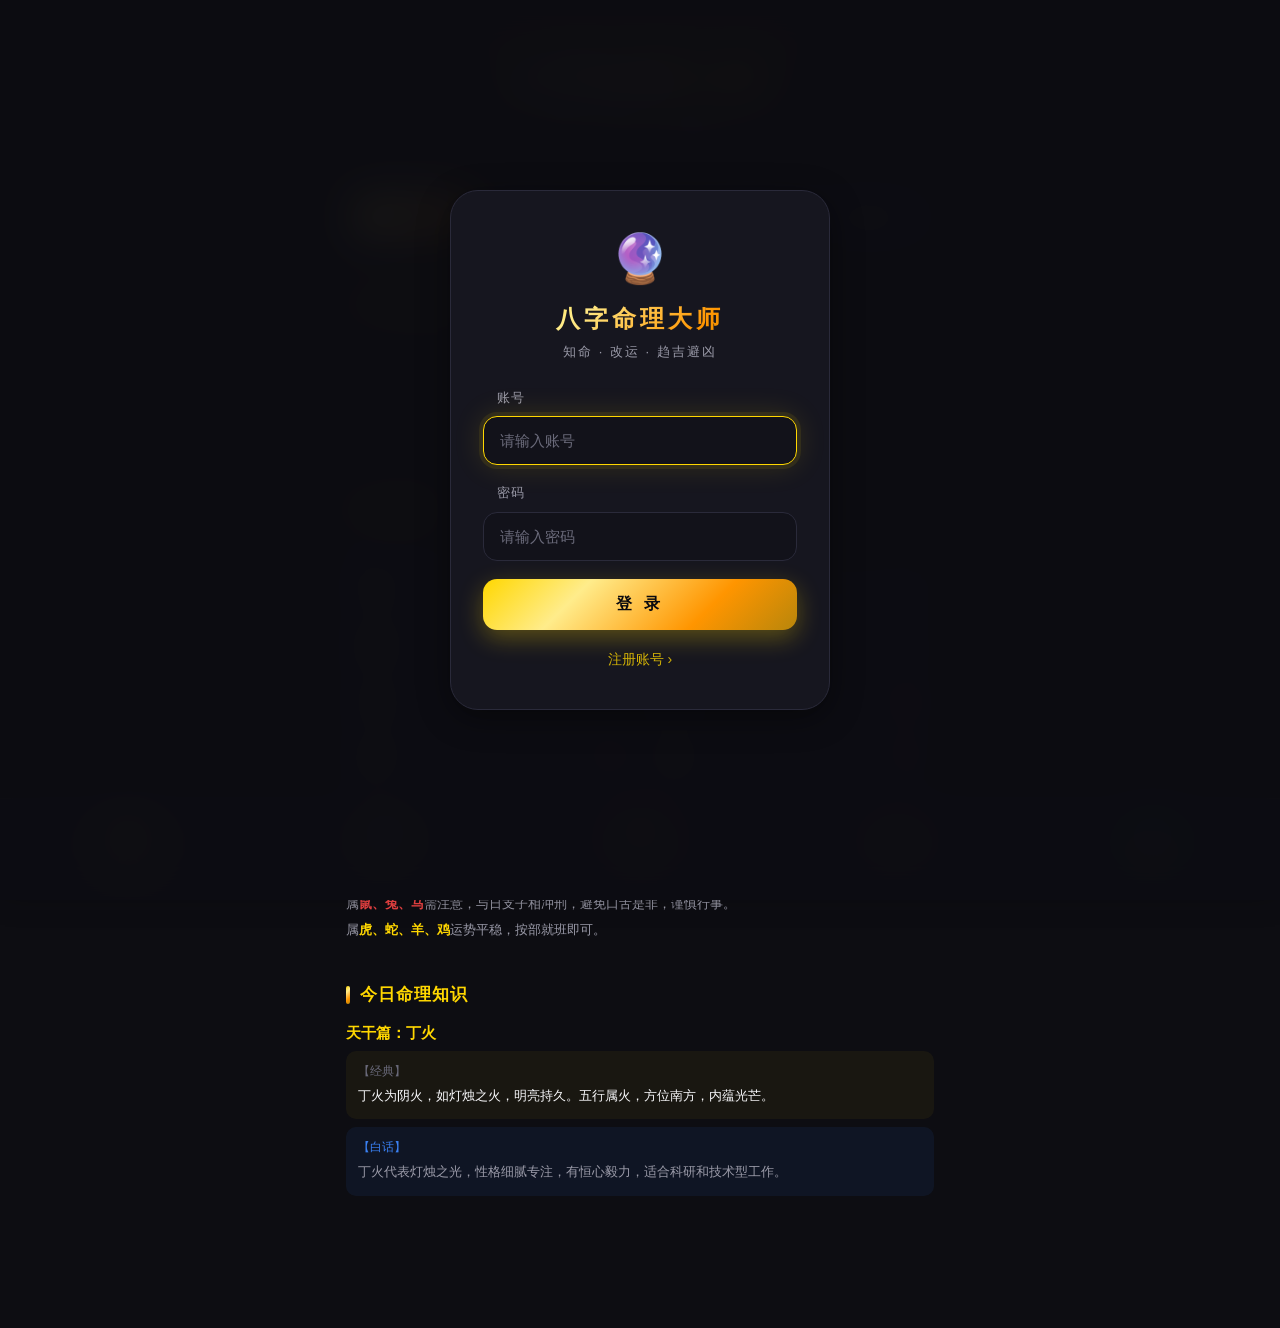
<file: fortune-single.html>
<!DOCTYPE html>
<html lang="zh-CN">
<head>
    <meta charset="UTF-8">
    <meta name="viewport" content="width=device-width, initial-scale=1.0, maximum-scale=1.0, user-scalable=no">
    <title>八字命理大师</title>
    <style>
        * { margin: 0; padding: 0; box-sizing: border-box; }
        :root {
            --gold: #ffd700;
            --gold-light: #ffec8b;
            --gold-dark: #b8860b;
            --gold-gradient: linear-gradient(135deg, #ffd700 0%, #ffec8b 30%, #ff9500 70%, #b8860b 100%);
            --gold-shimmer: linear-gradient(90deg, transparent, rgba(255,215,0,0.3), transparent);
            --bg-dark: #0d0d12;
            --bg-card: #16161f;
            --bg-card-hover: #1e1e2a;
            --bg-surface: #12121a;
            --border-color: #2a2a3a;
            --border-gold: rgba(255,215,0,0.3);
            --text-primary: #f8f8fa;
            --text-secondary: #9a9aa8;
            --text-muted: #6a6a7a;
            --shadow-card: 0 8px 32px rgba(0,0,0,0.4);
            --shadow-gold: 0 0 30px rgba(255,215,0,0.15);
            --shadow-soft: 0 4px 16px rgba(0,0,0,0.25);
            --radius-sm: 10px;
            --radius-md: 14px;
            --radius-lg: 20px;
            --radius-xl: 28px;
        }
        body {
            font-family: -apple-system, BlinkMacSystemFont, 'Segoe UI', 'PingFang SC', 'Hiragino Sans GB', 'Microsoft YaHei', sans-serif;
            background: var(--bg-dark);
            min-height: 100vh;
            color: var(--text-primary);
            padding-bottom: 100px;
            -webkit-font-smoothing: antialiased;
        }
        .container {
            padding: 16px;
            max-width: 620px;
            margin: 0 auto;
        }
        .header {
            text-align: center;
            padding: 40px 0 30px;
            background: linear-gradient(180deg, rgba(255,215,0,0.06) 0%, transparent 70%);
            border-radius: 0 0 40px 40px;
            margin-bottom: 24px;
            position: relative;
            overflow: hidden;
        }
        .header::before {
            content: '';
            position: absolute;
            top: -80%;
            left: -50%;
            width: 200%;
            height: 150%;
            background: radial-gradient(ellipse at top, rgba(255,215,0,0.08) 0%, transparent 50%);
            pointer-events: none;
        }
        .header h1 {
            font-size: 36px;
            background: var(--gold-gradient);
            -webkit-background-clip: text;
            -webkit-text-fill-color: transparent;
            background-clip: text;
            font-weight: 700;
            letter-spacing: 6px;
            position: relative;
            text-shadow: 0 0 60px rgba(255,215,0,0.25);
            animation: titleGlow 3s ease-in-out infinite;
        }
        @keyframes titleGlow {
            0%, 100% { text-shadow: 0 0 40px rgba(255,215,0,0.2); }
            50% { text-shadow: 0 0 60px rgba(255,215,0,0.4); }
        }
        .header p {
            font-size: 14px;
            color: var(--text-secondary);
            margin-top: 12px;
            letter-spacing: 3px;
            position: relative;
            opacity: 0.85;
        }
        .nav-tabs {
            display: flex;
            background: var(--bg-card);
            border: 1px solid var(--border-color);
            border-radius: var(--radius-lg);
            padding: 6px;
            margin-bottom: 24px;
            box-shadow: var(--shadow-card);
            backdrop-filter: blur(20px);
            overflow: hidden;
        }
        .nav-tab {
            flex: 1;
            text-align: center;
            padding: 14px 6px;
            border-radius: var(--radius-md);
            font-size: 12px;
            font-weight: 500;
            cursor: pointer;
            transition: all 0.35s cubic-bezier(0.4, 0, 0.2, 1);
            position: relative;
            overflow: hidden;
            color: var(--text-secondary);
            letter-spacing: 0.5px;
            min-width: 0;
        }
        .nav-tab::before {
            content: '';
            position: absolute;
            top: 0;
            left: -100%;
            width: 100%;
            height: 100%;
            background: var(--gold-shimmer);
            transition: left 0.6s ease;
        }
        .nav-tab.active::before {
            left: 100%;
        }
        .nav-tab.active {
            background: var(--gold-gradient);
            color: #0a0a0f;
            font-weight: 600;
            box-shadow: var(--shadow-gold);
            transform: translateY(-2px);
        }
        .nav-tab:not(.active):hover {
            background: var(--bg-card-hover);
            color: var(--text-primary);
        }
        .tab-content {
            display: none;
            animation: fadeInUp 0.4s cubic-bezier(0.4, 0, 0.2, 1);
        }
        .tab-content.active {
            display: block;
        }
        @keyframes fadeInUp {
            from { opacity: 0; transform: translateY(20px); }
            to { opacity: 1; transform: translateY(0); }
        }
        .form-group {
            margin-bottom: 18px;
        }
        .form-row {
            display: flex;
            gap: 10px;
        }
        .form-row .form-group {
            flex: 1;
            margin-bottom: 0;
        }
        .form-group label {
            display: block;
            font-size: 13px;
            color: var(--text-secondary);
            margin-bottom: 10px;
            padding-left: 14px;
            font-weight: 500;
            letter-spacing: 0.5px;
        }
        .form-group input, .form-group select {
            width: 100%;
            padding: 15px 16px;
            border: 1px solid var(--border-color);
            border-radius: var(--radius-md);
            background: var(--bg-surface);
            color: var(--text-primary);
            font-size: 15px;
            transition: all 0.3s cubic-bezier(0.4, 0, 0.2, 1);
            outline: none;
            font-weight: 500;
            appearance: none;
        }
        .form-group select {
            background-image: url("data:image/svg+xml,%3Csvg xmlns='http://www.w3.org/2000/svg' width='20' height='20' viewBox='0 0 24 24' fill='none' stroke='%239a9aa8' stroke-width='2' stroke-linecap='round' stroke-linejoin='round'%3E%3Cpolyline points='6 9 12 15 18 9'%3E%3C/polyline%3E%3C/svg%3E");
            background-repeat: no-repeat;
            background-position: right 12px center;
            background-size: 16px;
        }
        .form-group input:focus, .form-group select:focus {
            border-color: var(--gold);
            box-shadow: 0 0 0 4px rgba(255,215,0,0.08), var(--shadow-gold);
            transform: translateY(-1px);
        }
        .form-group input::placeholder {
            color: var(--text-muted);
        }
        .btn {
            width: 100%;
            padding: 18px;
            border: none;
            border-radius: var(--radius-md);
            font-size: 16px;
            font-weight: 600;
            cursor: pointer;
            transition: all 0.35s cubic-bezier(0.4, 0, 0.2, 1);
            position: relative;
            overflow: hidden;
            letter-spacing: 1px;
            display: flex;
            align-items: center;
            justify-content: center;
            gap: 8px;
        }
        .btn::before {
            content: '';
            position: absolute;
            top: 0;
            left: -100%;
            width: 100%;
            height: 100%;
            background: linear-gradient(90deg, transparent, rgba(255,255,255,0.25), transparent);
            transition: left 0.6s ease;
        }
        .btn:hover::before {
            left: 100%;
        }
        .btn-primary {
            background: var(--gold-gradient);
            color: #0a0a0f;
            box-shadow: 0 8px 25px rgba(255,215,0,0.3);
        }
        .btn-primary:hover {
            transform: translateY(-3px);
            box-shadow: 0 12px 35px rgba(255,215,0,0.4);
        }
        .btn-secondary {
            background: var(--bg-card);
            border: 1px solid var(--border-color);
            color: var(--text-primary);
        }
        .btn-secondary:hover {
            background: var(--bg-card-hover);
            border-color: var(--gold);
            transform: translateY(-2px);
        }
        .result-card {
            background: transparent;
            border: none;
            border-radius: var(--radius-lg);
            padding: 16px 0;
            margin-top: 8px;
            box-shadow: none;
            transition: none;
            position: relative;
            overflow: visible;
        }
        .result-card::before {
            display: none;
        }
        .result-card:hover {
            transform: none;
            box-shadow: none;
        }
        .result-title {
            font-size: 17px;
            font-weight: 600;
            color: var(--gold);
            margin-bottom: 18px;
            display: flex;
            align-items: center;
            gap: 10px;
            letter-spacing: 1px;
        }
        .result-title::before {
            content: '';
            width: 4px;
            height: 18px;
            background: var(--gold-gradient);
            border-radius: 2px;
            flex-shrink: 0;
        }
        .bazi-grid {
            display: grid;
            grid-template-columns: repeat(4, 1fr);
            gap: 12px;
            margin-top: 18px;
        }
        .bazi-cell {
            text-align: center;
            padding: 18px 8px;
            background: linear-gradient(135deg, rgba(255,215,0,0.04) 0%, transparent 100%);
            border: 1px solid var(--border-gold);
            border-radius: var(--radius-md);
            transition: all 0.35s cubic-bezier(0.4, 0, 0.2, 1);
        }
        .bazi-cell:hover {
            background: rgba(255,215,0,0.08);
            transform: translateY(-4px) scale(1.02);
            box-shadow: var(--shadow-gold);
        }
        .bazi-tian {
            font-size: 42px;
            font-weight: 700;
            background: var(--gold-gradient);
            -webkit-background-clip: text;
            -webkit-text-fill-color: transparent;
            background-clip: text;
            line-height: 1.1;
        }
        .bazi-di {
            font-size: 22px;
            color: var(--text-secondary);
            margin-top: 4px;
            font-weight: 600;
        }
        .wuxing-tag {
            display: inline-block;
            padding: 4px 10px;
            border-radius: 18px;
            font-size: 11px;
            font-weight: 600;
            margin-top: 8px;
            letter-spacing: 0.5px;
        }
        .wuxing-tag.mu { background: linear-gradient(135deg, #22c55e 0%, #16a34a 100%); color: #fff; }
        .wuxing-tag.huo { background: linear-gradient(135deg, #ef4444 0%, #dc2626 100%); color: #fff; }
        .wuxing-tag.tu { background: linear-gradient(135deg, #eab308 0%, #ca8a04 100%); color: #1f2937; }
        .wuxing-tag.jin { background: linear-gradient(135deg, #9ca3af 0%, #6b7280 100%); color: #fff; }
        .wuxing-tag.shui { background: linear-gradient(135deg, #3b82f6 0%, #2563eb 100%); color: #fff; }
        .guagua-container { text-align: center; padding: 10px 0; position: relative; }
        @keyframes yaoDrop {
            0% { transform: scaleX(0); opacity: 0; }
            50% { transform: scaleX(1.15); opacity: 0.8; }
            70% { transform: scaleX(0.95); opacity: 0.9; }
            100% { transform: scaleX(1); opacity: 1; }
        }
        @keyframes yaoGlow { 0%,100% { box-shadow: 0 0 4px rgba(255,215,0,0.3); } 50% { box-shadow: 0 0 16px rgba(255,215,0,0.8); } }
        .guagua-yao-builder { display: flex; flex-direction: column; align-items: center; gap: 8px; margin: 20px 0; min-height: 180px; justify-content: flex-end; }
        .yao-block { width: 120px; height: 22px; border-radius: 11px; transform: scaleX(0); transition: all 0.3s; }
        .yao-block.dropped { animation: yaoDrop 0.5s ease-out forwards, yaoGlow 1.5s ease-in-out; }
        .yao-block.yang-line { background: linear-gradient(90deg, rgba(255,215,0,0.6), var(--gold), rgba(255,215,0,0.6)); }
        .yao-block.yin-line { background: transparent; display: flex; gap: 30px; justify-content: center; }
        .yao-block.yin-line::before, .yao-block.yin-line::after { content: ''; width: 38px; height: 22px; border-radius: 11px; background: linear-gradient(90deg, rgba(255,215,0,0.6), var(--gold), rgba(255,215,0,0.6)); }
        .guagua-coin { 
            width: 100px; height: 100px; border-radius: 50%; margin: 0 auto 12px; position: relative; cursor: pointer;
            background: radial-gradient(circle at 40% 40%, #f5d742, #b8860b 60%, #6b3a00);
            border: 2px solid #8b6914; box-shadow: 0 4px 15px rgba(0,0,0,0.5), inset 0 2px 4px rgba(255,255,255,0.3);
            display: flex; align-items: center; justify-content: center; user-select: none; transition: transform 0.3s;
        }
        .guagua-coin:hover { transform: scale(1.08); }
        @keyframes coinToss { 0% { transform: translateY(0) rotateX(0); } 25% { transform: translateY(-80px) rotateX(360deg); } 50% { transform: translateY(-40px) rotateX(720deg); } 75% { transform: translateY(-10px) rotateX(1080deg); } 100% { transform: translateY(0) rotateX(1260deg); } }
        .guagua-coin.tossing { animation: coinToss 1s ease-out forwards; pointer-events: none; }
        .guagua-coin-text { font-size: 32px; font-weight: 700; color: #4a2800; text-shadow: 0 1px 2px rgba(255,255,255,0.3); z-index: 1; }
        @keyframes fadeSlideUp { 0% { opacity: 0; transform: translateY(40px); } 100% { opacity: 1; transform: translateY(0); } }
        @keyframes pulseGold { 0%,100% { box-shadow: 0 0 10px rgba(255,215,0,0.2); } 50% { box-shadow: 0 0 30px rgba(255,215,0,0.6); } }
        .gua-result-card { animation: fadeSlideUp 0.7s ease-out; }
        .revealed-hexagram { font-size: 64px; font-weight: 700; animation: fadeSlideUp 0.5s ease-out, pulseGold 2s ease-in-out infinite; }
        @keyframes spinAndReveal {
            0% { transform: rotate(0deg); opacity: 0; }
            10% { opacity: 0.5; }
            50% { transform: rotate(180deg); opacity: 0.7; }
            90% { opacity: 1; }
            100% { transform: rotate(360deg); opacity: 1; }
        }
        .today-luck {
            display: grid;
            grid-template-columns: repeat(3, 1fr);
            gap: 12px;
            margin-top: 20px;
        }
        .luck-item {
            text-align: center;
            padding: 18px 10px;
            background: var(--bg-surface);
            border: 1px solid var(--border-color);
            border-radius: var(--radius-md);
            transition: all 0.35s cubic-bezier(0.4, 0, 0.2, 1);
        }
        .luck-item:hover {
            border-color: var(--border-gold);
            transform: translateY(-4px);
            box-shadow: var(--shadow-gold);
        }
        .luck-value {
            font-size: 30px;
            font-weight: 700;
            background: var(--gold-gradient);
            -webkit-background-clip: text;
            -webkit-text-fill-color: transparent;
            background-clip: text;
        }
        .luck-label {
            font-size: 12px;
            color: var(--text-secondary);
            margin-top: 6px;
            letter-spacing: 0.5px;
        }
        .shishen-badge {
            display: inline-block;
            padding: 4px 10px;
            background: rgba(255,215,0,0.12);
            border: 1px solid var(--border-gold);
            border-radius: 12px;
            font-size: 12px;
            font-weight: 600;
            color: var(--gold);
            margin: 4px 4px 4px 0;
        }
        .bazi-detail-section {
            padding: 16px;
            background: rgba(255,215,0,0.03);
            border-radius: var(--radius-sm);
            margin-bottom: 14px;
            border-left: 3px solid var(--gold);
        }
        .bazi-detail-title {
            font-size: 15px;
            font-weight: 600;
            color: var(--gold);
            margin-bottom: 12px;
            letter-spacing: 1px;
        }
        .bazi-detail-content {
            font-size: 13px;
            line-height: 1.8;
            color: var(--text-secondary);
        }
        .bazi-detail-content strong {
            color: var(--text-primary);
            font-weight: 500;
        }
        .floating-nav {
            position: fixed;
            bottom: 0;
            left: 0;
            right: 0;
            background: var(--bg-card);
            border-top: 1px solid var(--border-color);
            padding: 12px 0 28px;
            display: flex;
            justify-content: space-around;
            box-shadow: 0 -8px 32px rgba(0,0,0,0.3);
            backdrop-filter: blur(20px);
            z-index: 1000;
        }
        .floating-nav-item {
            display: flex;
            flex-direction: column;
            align-items: center;
            gap: 4px;
            padding: 8px 16px;
            border-radius: var(--radius-sm);
            transition: all 0.3s;
            cursor: pointer;
            min-width: 60px;
        }
        .floating-nav-item.active {
            background: rgba(255,215,0,0.08);
        }
        .floating-nav-item-icon {
            font-size: 22px;
        }
        .floating-nav-item-label {
            font-size: 11px;
            color: var(--text-secondary);
            font-weight: 500;
        }
        .floating-nav-item.active .floating-nav-item-label {
            color: var(--gold);
            font-weight: 600;
        }
        .section-title {
            font-size: 14px;
            font-weight: 600;
            color: var(--gold);
            margin-bottom: 14px;
            padding-left: 16px;
            letter-spacing: 1px;
            position: relative;
        }
        .section-title::before {
            content: '';
            position: absolute;
            left: 0;
            top: 50%;
            transform: translateY(-50%);
            width: 4px;
            height: 14px;
            background: var(--gold-gradient);
            border-radius: 2px;
        }
        .yi-ji-container {
            display: grid;
            grid-template-columns: 1fr 1fr;
            gap: 10px;
        }
        .yi-ji-item {
            display: flex;
            align-items: center;
            gap: 10px;
            padding: 12px 14px;
            background: var(--bg-surface);
            border-radius: var(--radius-sm);
            border: 1px solid var(--border-color);
        }
        .yi-ji-item.yi .yi-ji-value { color: #22c55e; }
        .yi-ji-item.ji .yi-ji-value { color: #ef4444; }
        .yi-ji-label {
            flex: 1;
            font-size: 14px;
            color: var(--text-primary);
        }
        .yi-ji-value {
            font-size: 18px;
            font-weight: 700;
        }
        .shishen-table {
            width: 100%;
            border-collapse: collapse;
            margin-top: 16px;
            background: var(--bg-surface);
            border-radius: var(--radius-md);
            overflow: hidden;
        }
        .shishen-table th, .shishen-table td {
            padding: 12px 12px;
            text-align: left;
            border-bottom: 1px solid var(--border-color);
        }
        .shishen-table th {
            background: rgba(255,215,0,0.05);
            font-weight: 600;
            color: var(--gold);
            font-size: 12px;
            text-transform: uppercase;
            letter-spacing: 1px;
        }
        .shishen-table td {
            font-size: 13px;
            color: var(--text-secondary);
        }
        .percentage-bar {
            height: 8px;
            background: var(--bg-surface);
            border-radius: 4px;
            overflow: hidden;
            margin-top: 8px;
        }
        .percentage-fill {
            height: 100%;
            background: var(--gold-gradient);
            border-radius: 4px;
            transition: width 0.5s ease;
        }
        .highlight-text {
            color: var(--gold);
            font-weight: 600;
        }
        .expandable-section {
            margin-top: 20px;
            border: 1px solid var(--border-color);
            border-radius: var(--radius-md);
            overflow: hidden;
        }
        .expandable-header {
            padding: 16px 20px;
            background: var(--bg-card);
            display: flex;
            justify-content: space-between;
            align-items: center;
            cursor: pointer;
        }
        .expandable-title {
            font-size: 15px;
            font-weight: 600;
            color: var(--gold);
        }
        .expandable-icon {
            font-size: 16px;
            color: var(--text-secondary);
            transition: transform 0.35s cubic-bezier(0.4, 0, 0.2, 1);
        }
        .expandable-section.active .expandable-icon {
            transform: rotate(180deg);
        }
        .expandable-content {
            max-height: 0;
            overflow: hidden;
            transition: max-height 0.4s cubic-bezier(0.4, 0, 0.2, 1);
        }
        .expandable-section.active .expandable-content {
            max-height: 1500px;
        }
        .expandable-inner {
            padding: 20px;
            background: rgba(255,215,0,0.02);
        }
        .gender-switch {
            display: flex;
            background: var(--bg-surface);
            border: 1px solid var(--border-color);
            border-radius: var(--radius-md);
            padding: 5px;
            margin-top: 8px;
        }
        .gender-option {
            flex: 1;
            text-align: center;
            padding: 12px;
            border-radius: var(--radius-sm);
            font-size: 14px;
            font-weight: 500;
            cursor: pointer;
            transition: all 0.3s;
            color: var(--text-secondary);
        }
        .gender-option.active {
            background: var(--gold-gradient);
            color: #0a0a0f;
            font-weight: 600;
        }
        .info-card {
            background: var(--bg-card);
            border: 1px solid var(--border-color);
            border-radius: var(--radius-md);
            padding: 18px;
            margin-bottom: 16px;
        }
        .info-card-title {
            font-size: 14px;
            font-weight: 600;
            color: var(--gold);
            margin-bottom: 10px;
            letter-spacing: 0.5px;
        }
        .info-card-content {
            font-size: 13px;
            line-height: 1.7;
            color: var(--text-secondary);
        }
        .nayan-tag {
            display: inline-block;
            padding: 6px 14px;
            background: linear-gradient(135deg, rgba(255,215,0,0.15), rgba(255,215,0,0.05));
            border: 1px solid var(--border-gold);
            border-radius: 20px;
            font-size: 13px;
            font-weight: 600;
            color: var(--gold);
            margin-top: 10px;
        }
        .feature-grid {
            display: grid;
            grid-template-columns: 1fr 1fr;
            gap: 12px;
            margin-top: 16px;
        }
        .feature-card {
            background: var(--bg-card);
            border: 1px solid var(--border-color);
            border-radius: var(--radius-md);
            padding: 18px;
            cursor: pointer;
        }
        .feature-card:hover {
            border-color: var(--border-gold);
            transform: translateY(-2px);
        }
        .feature-icon {
            font-size: 24px;
            margin-bottom: 10px;
        }
        .feature-title {
            font-size: 14px;
            font-weight: 600;
            color: var(--text-primary);
            margin-bottom: 6px;
        }
        .feature-desc {
            font-size: 12px;
            color: var(--text-muted);
            line-height: 1.6;
        }
        .modal-overlay {
            position: fixed;
            top: 0;
            left: 0;
            right: 0;
            bottom: 0;
            background: rgba(0,0,0,0.7);
            backdrop-filter: blur(10px);
            display: none;
            align-items: center;
            justify-content: center;
            z-index: 2000;
            padding: 20px;
        }
        .modal-overlay.active {
            display: flex;
        }
        .modal-content {
            background: var(--bg-card);
            border: 1px solid var(--border-color);
            border-radius: var(--radius-lg);
            width: 100%;
            max-width: 500px;
            max-height: 80vh;
            overflow-y: auto;
        }
        .modal-header {
            padding: 20px 24px;
            border-bottom: 1px solid var(--border-color);
            display: flex;
            justify-content: space-between;
            align-items: center;
            position: sticky;
            top: 0;
            background: var(--bg-card);
        }
        .modal-title {
            font-size: 17px;
            font-weight: 600;
            color: var(--gold);
        }
        .modal-close {
            width: 32px;
            height: 32px;
            display: flex;
            align-items: center;
            justify-content: center;
            border-radius: 50%;
            background: var(--bg-surface);
            border: 1px solid var(--border-color);
            cursor: pointer;
        }
        .modal-close:hover {
            background: rgba(239, 68, 68, 0.1);
            border-color: #ef4444;
            color: #ef4444;
        }
        .modal-body {
            padding: 24px;
        }
        @media (max-width: 400px) {
            .header h1 { font-size: 28px; letter-spacing: 4px; }
            .bazi-grid { gap: 8px; }
            .bazi-cell { padding: 12px 4px; }
            .bazi-tian { font-size: 32px; }
            .bazi-di { font-size: 18px; }
            .guagua-display { width: 180px; height: 180px; }
            .guagua-symbol { font-size: 65px; }
        }

        /* ===== 登录系统样式 ===== */
        .login-overlay {
            display: none;
            position: fixed;
            top: 0;
            left: 0;
            width: 100%;
            height: 100%;
            background: rgba(13,13,18,0.96);
            z-index: 1000;
            align-items: center;
            justify-content: center;
            flex-direction: column;
            backdrop-filter: blur(20px);
        }
        .login-overlay.login-visible {
            display: flex !important;
        }
        .login-card {
            background: var(--bg-card);
            border: 1px solid var(--border-color);
            border-radius: var(--radius-xl);
            padding: 40px 32px;
            width: 90%;
            max-width: 380px;
            box-shadow: var(--shadow-card);
            text-align: center;
        }
        .login-logo {
            font-size: 48px;
            margin-bottom: 16px;
        }
        .login-header h2 {
            font-size: 24px;
            background: var(--gold-gradient);
            -webkit-background-clip: text;
            -webkit-text-fill-color: transparent;
            background-clip: text;
            margin-bottom: 8px;
            letter-spacing: 4px;
        }
        .login-header p {
            font-size: 13px;
            color: var(--text-secondary);
            margin-bottom: 28px;
            letter-spacing: 2px;
        }
        .login-form {
            text-align: left;
        }
        .login-input {
            width: 100%;
            padding: 14px 16px;
            background: var(--bg-surface);
            border: 1px solid var(--border-color);
            border-radius: var(--radius-md);
            color: var(--text-primary);
            font-size: 15px;
            outline: none;
            transition: border-color 0.3s;
        }
        .login-input:focus {
            border-color: var(--gold);
            box-shadow: 0 0 0 2px rgba(255,215,0,0.1);
        }
        .login-input::placeholder {
            color: var(--text-muted);
        }
        .login-error {
            display: none;
            background: rgba(239,68,68,0.12);
            border: 1px solid rgba(239,68,68,0.3);
            color: #ef4444;
            padding: 12px;
            border-radius: var(--radius-sm);
            font-size: 13px;
            text-align: center;
            margin-bottom: 16px;
        }
        .login-btn {
            width: 100%;
            padding: 15px;
            font-size: 16px;
            margin-top: 8px;
            letter-spacing: 4px;
        }
        .login-footer {
            margin-top: 20px;
            text-align: center;
        }
        .login-register-link {
            color: var(--gold);
            font-size: 14px;
            cursor: pointer;
            opacity: 0.8;
            transition: opacity 0.3s;
        }
        .login-register-link:hover {
            opacity: 1;
        }

        /* ===== 弹幕样式 ===== */
        .danmaku-container {
            position: fixed;
            top: 0;
            left: 0;
            width: 100%;
            height: 100%;
            pointer-events: none;
            z-index: 9999;
            overflow: hidden;
        }
        .danmaku-line {
            position: absolute;
            top: 50%;
            left: 0;
            width: 100%;
            transform: translateY(-50%);
            display: flex;
            justify-content: center;
            align-items: center;
            gap: 4px;
            flex-wrap: wrap;
            padding: 0 20px;
            box-sizing: border-box;
        }
        .danmaku-word {
            display: inline-block;
            font-weight: bold;
            text-shadow: 0 2px 8px rgba(0,0,0,0.5);
            animation: danmakuFloat 3.5s ease-out forwards;
            white-space: nowrap;
            opacity: 0;
        }
        @keyframes danmakuFloat {
            0%   { transform: translateY(30px) scale(0.6); opacity: 0; }
            15%  { transform: translateY(0) scale(1.15); opacity: 1; }
            30%  { transform: translateY(0) scale(1); opacity: 1; }
            70%  { transform: translateY(0) scale(1); opacity: 1; }
            100% { transform: translateY(-50px) scale(0.8); opacity: 0; }
        }

        /* ===== 烟花特效 ===== */
        .firework-container {
            position: fixed;
            top: 0; left: 0;
            width: 100%; height: 100%;
            pointer-events: none;
            z-index: 10000;
        }
        .firework-particle {
            position: absolute;
            width: 6px; height: 6px;
            border-radius: 50%;
            animation: fireworkBurst 2s ease-out forwards;
        }
        @keyframes fireworkBurst {
            0%   { transform: translate(0, 0) scale(1); opacity: 1; }
            50%  { opacity: 1; }
            100% { transform: translate(var(--fx), var(--fy)) scale(0); opacity: 0; }
        }
        .firework-spark {
            position: absolute;
            width: 3px; height: 3px;
            border-radius: 50%;
            background: #ffd700;
            animation: sparkFloat 1.5s ease-out forwards;
        }
        @keyframes sparkFloat {
            0%   { transform: translate(0, 0) scale(1); opacity: 1; }
            100% { transform: translate(calc(var(--sx) * 1px), calc(var(--sy) * 1px)) scale(0); opacity: 0; }
        }

        /* ===== 我的页面样式 ===== */
        .me-user-info {
            display: flex;
            align-items: center;
            gap: 16px;
            padding: 8px 0;
        }
        .me-avatar {
            font-size: 48px;
            width: 64px;
            height: 64px;
            display: flex;
            align-items: center;
            justify-content: center;
            background: rgba(255,215,0,0.08);
            border-radius: 50%;
            flex-shrink: 0;
        }
        .me-user-detail {
            flex: 1;
        }
        .me-user-name {
            font-size: 18px;
            font-weight: 600;
            color: var(--text-primary);
            margin-bottom: 4px;
        }
        .me-user-role {
            font-size: 13px;
            color: var(--gold);
            margin-bottom: 4px;
        }
        .me-user-device {
            font-size: 12px;
            color: var(--text-muted);
        }
        .me-menu-list {
            margin-top: 4px;
        }
        .me-menu-item {
            display: flex;
            align-items: center;
            justify-content: space-between;
            padding: 16px 0;
            border-bottom: 1px solid var(--border-color);
            cursor: pointer;
            font-size: 15px;
            color: var(--text-primary);
            transition: background 0.2s;
        }
        .me-menu-item:last-child {
            border-bottom: none;
        }
        .me-menu-item:active {
            background: rgba(255,215,0,0.04);
            margin: 0 -16px;
            padding: 16px 16px;
            border-radius: var(--radius-sm);
        }
        .me-menu-arrow {
            color: var(--text-muted);
            font-size: 20px;
        }
        .me-menu-danger {
            color: #ef4444 !important;
        }
        .me-input {
            width: 100%;
            padding: 12px 14px;
            background: var(--bg-surface);
            border: 1px solid var(--border-color);
            border-radius: var(--radius-sm);
            color: var(--text-primary);
            font-size: 14px;
            outline: none;
        }
        .me-input:focus {
            border-color: var(--gold);
        }
        .admin-user-list {
            margin-bottom: 16px;
        }
        .admin-user-item {
            display: flex;
            align-items: center;
            justify-content: space-between;
            padding: 12px;
            background: var(--bg-surface);
            border-radius: var(--radius-sm);
            margin-bottom: 8px;
        }
        .admin-user-info {
            flex: 1;
        }
        .admin-user-name {
            font-size: 14px;
            color: var(--text-primary);
            font-weight: 500;
            margin-bottom: 2px;
        }
        .admin-user-role {
            font-size: 12px;
            color: var(--text-muted);
        }
        .btn-admin-delete {
            padding: 8px 16px;
            background: rgba(239,68,68,0.15);
            border: 1px solid rgba(239,68,68,0.3);
            color: #ef4444;
            border-radius: var(--radius-sm);
            font-size: 12px;
            cursor: pointer;
            transition: all 0.3s;
        }
        .btn-admin-delete:active {
            background: rgba(239,68,68,0.3);
        }
        .admin-add-user {
            background: var(--bg-surface);
            padding: 16px;
            border-radius: var(--radius-md);
        }
    </style>
</head>
<body>
    <div class="container">
        <div class="header">
            <h1>八字命理大师</h1>
            <p>知命 · 改运 · 趋吉避凶</p>
        </div>

        <div class="nav-tabs">
            <div class="nav-tab active" onclick="showTab('home')">首页</div>
            <div class="nav-tab" onclick="showTab('bazi')">八字排盘</div>
            <div class="nav-tab" onclick="showTab('hehun')">八字合婚</div>
            <div class="nav-tab" onclick="showTab('guagua')">卦象占卜</div>
            <div class="nav-tab" onclick="showTab('me')">我的</div>
        </div>

        <div id="home" class="tab-content active">
            <div id="home-dynamic-content"></div>
        </div>

        <div id="bazi" class="tab-content">
            <div class="result-card">
                <div class="result-title">输入您的出生信息（农历）</div>
                <div class="form-group">
                    <label>选择性别</label>
                    <div class="gender-switch">
                        <div class="gender-option active" onclick="setGender('male')">男</div>
                        <div class="gender-option" onclick="setGender('female')">女</div>
                    </div>
                </div>
                <div class="form-row">
                    <div class="form-group">
                        <label>农历年</label>
                        <select id="bazi-year"></select>
                    </div>
                    <div class="form-group">
                        <label>农历月</label>
                        <select id="bazi-month"></select>
                    </div>
                    <div class="form-group">
                        <label>农历日</label>
                        <select id="bazi-day"></select>
                    </div>
                </div>
                <div class="form-group">
                    <label>时辰</label>
                    <select id="bazi-hour"></select>
                </div>
                <button class="btn btn-primary" onclick="calculateBazi()">开始排盘</button>
            </div>
            <div id="bazi-result"></div>
        </div>

        <div id="hehun" class="tab-content">
            <div class="result-card">
                <div class="result-title">八字合婚（农历）</div>
                <div style="background: rgba(255,215,0,0.05); padding: 16px; border-radius: var(--radius-md); margin-bottom: 20px;">
                    <div style="font-size: 13px; color: var(--text-secondary); margin-bottom: 16px; font-weight: 500;">男方信息</div>
                    <div class="form-row">
                        <div class="form-group"><label>农历年</label><select id="male-year"></select></div>
                        <div class="form-group"><label>农历月</label><select id="male-month"></select></div>
                        <div class="form-group"><label>农历日</label><select id="male-day"></select></div>
                    </div>
                    <div class="form-group"><label>时辰</label><select id="male-hour"></select></div>
                </div>
                <div style="background: rgba(255,215,0,0.05); padding: 16px; border-radius: var(--radius-md); margin-bottom: 20px;">
                    <div style="font-size: 13px; color: var(--text-secondary); margin-bottom: 16px; font-weight: 500;">女方信息</div>
                    <div class="form-row">
                        <div class="form-group"><label>农历年</label><select id="female-year"></select></div>
                        <div class="form-group"><label>农历月</label><select id="female-month"></select></div>
                        <div class="form-group"><label>农历日</label><select id="female-day"></select></div>
                    </div>
                    <div class="form-group"><label>时辰</label><select id="female-hour"></select></div>
                </div>
                <button class="btn btn-primary" onclick="calculateHehun()">开始合婚</button>
            </div>
            <div id="hehun-result"></div>
        </div>

        <div id="guagua" class="tab-content">
            <div class="result-card">
                <div class="result-title">卦象占卜</div>
                <div class="guagua-container" id="guagua-container">
                    <div class="guagua-coin" id="guagua-coin">
                        <span class="guagua-coin-text">占</span>
                    </div>
                    <p id="guagua-hint" style="font-size:12px;color:var(--text-muted);margin-bottom:10px;">点击铜钱抛掷起卦</p>
                    <div class="guagua-yao-builder" id="yao-builder"></div>
                </div>
                <div id="gua-result"></div>
            </div>
        </div>

        <div id="me" class="tab-content">
            <div id="me-content"></div>
        </div>

    </div>

    <div class="floating-nav">
        <div class="floating-nav-item active" onclick="showTab('home')"><span class="floating-nav-item-icon">🏠</span><span class="floating-nav-item-label">首页</span></div>
        <div class="floating-nav-item" onclick="showTab('bazi')"><span class="floating-nav-item-icon">🔮</span><span class="floating-nav-item-label">排盘</span></div>
        <div class="floating-nav-item" onclick="showTab('hehun')"><span class="floating-nav-item-icon">❤️</span><span class="floating-nav-item-label">合婚</span></div>
        <div class="floating-nav-item" onclick="showTab('guagua')"><span class="floating-nav-item-icon">📿</span><span class="floating-nav-item-label">占卜</span></div>
        <div class="floating-nav-item" onclick="showTab('me')"><span class="floating-nav-item-icon">👤</span><span class="floating-nav-item-label">我的</span></div>
    </div>

    <div id="modal" class="modal-overlay">
        <div class="modal-content">
            <div class="modal-header"><div class="modal-title" id="modal-title">命理知识</div><div class="modal-close" onclick="closeModal()">✕</div></div>
            <div class="modal-body" id="modal-body"></div>
        </div>
    </div>

    <!-- 登录遮罩 -->
    <div id="login-overlay" class="login-overlay">
        <div class="login-card">
            <div class="login-header">
                <div class="login-logo">🔮</div>
                <h2>八字命理大师</h2>
                <p>知命 · 改运 · 趋吉避凶</p>
            </div>
            <div class="login-form">
                <div class="form-group">
                    <label>账号</label>
                    <input id="login-user" type="text" class="login-input" placeholder="请输入账号" autocomplete="username">
                </div>
                <div class="form-group">
                    <label>密码</label>
                    <input id="login-pass" type="password" class="login-input" placeholder="请输入密码" autocomplete="current-password" onkeydown="if(event.key==='Enter')doLogin()">
                </div>
                <div id="login-error" class="login-error"></div>
                <button class="btn btn-primary login-btn" onclick="doLogin()">登 录</button>
                <div class="login-footer">
                    <span class="login-register-link" onclick="alert('请联系管理员获取账号密码')">注册账号 ›</span>
                </div>
            </div>
        </div>
    </div>

    <!-- 弹幕容器 -->
    <div id="danmaku-container" class="danmaku-container"></div>

    <script>
        var TIANGAN = ["甲", "乙", "丙", "丁", "戊", "己", "庚", "辛", "壬", "癸"];
        var DIZHI = ["子", "丑", "寅", "卯", "辰", "巳", "午", "未", "申", "酉", "戌", "亥"];
        var TIANGAN_WUXING = {"甲":"木","乙":"木","丙":"火","丁":"火","戊":"土","己":"土","庚":"金","辛":"金","壬":"水","癸":"水"};
        var DIZHI_WUXING = {"子":"水","丑":"土","寅":"木","卯":"木","辰":"土","巳":"火","午":"火","未":"土","申":"金","酉":"金","戌":"土","亥":"水"};
        var DIZHI_CANGGAN = {"子":["癸"],"丑":["己","癸","辛"],"寅":["甲","丙","戊"],"卯":["乙"],"辰":["戊","乙","癸"],"巳":["丙","庚","戊"],"午":["丁","己"],"未":["己","丁","乙"],"申":["庚","壬","戊"],"酉":["辛"],"戌":["戊","辛","丁"],"亥":["壬","甲"]};
        var SHICHEN_NAMES = ["子时 (23:00-01:00)", "丑时 (01:00-03:00)", "寅时 (03:00-05:00)", "卯时 (05:00-07:00)", "辰时 (07:00-09:00)", "巳时 (09:00-11:00)", "午时 (11:00-13:00)", "未时 (13:00-15:00)", "申时 (15:00-17:00)", "酉时 (17:00-19:00)", "戌时 (19:00-21:00)", "亥时 (21:00-23:00)"];
        var SHENGXIAO = ["鼠", "牛", "虎", "兔", "龙", "蛇", "马", "羊", "猴", "鸡", "狗", "猪"];
        var SHICHEN_RELATIONS = [
            ["比肩","劫财","食神","伤官","偏财","正财","七杀","正官","偏印","正印"],
            ["劫财","比肩","伤官","食神","正财","偏财","正官","七杀","正印","偏印"],
            ["偏印","正印","比肩","劫财","食神","伤官","偏财","正财","七杀","正官"],
            ["正印","偏印","劫财","比肩","伤官","食神","正财","偏财","正官","七杀"],
            ["七杀","正官","偏印","正印","比肩","劫财","食神","伤官","偏财","正财"],
            ["正官","七杀","正印","偏印","劫财","比肩","伤官","食神","正财","偏财"],
            ["偏财","正财","七杀","正官","偏印","正印","比肩","劫财","食神","伤官"],
            ["正财","偏财","正官","七杀","正印","偏印","劫财","比肩","伤官","食神"],
            ["食神","伤官","偏财","正财","七杀","正官","偏印","正印","比肩","劫财"],
            ["伤官","食神","正财","偏财","正官","七杀","正印","偏印","劫财","比肩"]
        ];
        var NAYIN_WUXING = ["海中金", "炉中火", "大林木", "路旁土", "剑锋金", "山头火", "涧下水", "城头土", "白蜡金", "杨柳木", "泉中水", "屋上土", "霹雳火", "松柏木", "长流水", "沙中金", "山下火", "平地木", "壁上土", "金箔金", "覆灯火", "天河水", "大驿土", "钗钏金", "桑柘木", "大溪水", "沙中土", "天上火", "石榴木", "大海水"];
        var LUNAR_MONTHS = ["正月", "二月", "三月", "四月", "五月", "六月", "七月", "八月", "九月", "十月", "冬月", "腊月"];
        
        var SHISHEN_RELATIONS = {
            0:{0:"比肩",1:"劫财",2:"食神",3:"伤官",4:"偏财",5:"正财",6:"七杀",7:"正官",8:"偏印",9:"正印"},
            1:{1:"比肩",0:"劫财",3:"食神",2:"伤官",5:"偏财",4:"正财",7:"七杀",6:"正官",9:"偏印",8:"正印"},
            2:{2:"比肩",3:"劫财",4:"食神",5:"伤官",6:"偏财",7:"正财",8:"七杀",9:"正官",0:"偏印",1:"正印"},
            3:{3:"比肩",2:"劫财",5:"食神",4:"伤官",7:"偏财",6:"正财",9:"七杀",8:"正官",1:"偏印",0:"正印"},
            4:{4:"比肩",5:"劫财",6:"食神",7:"伤官",8:"偏财",9:"正财",0:"七杀",1:"正官",2:"偏印",3:"正印"},
            5:{5:"比肩",4:"劫财",7:"食神",6:"伤官",9:"偏财",8:"正财",1:"七杀",0:"正官",3:"偏印",2:"正印"},
            6:{6:"比肩",7:"劫财",8:"食神",9:"伤官",0:"偏财",1:"正财",2:"七杀",3:"正官",4:"偏印",5:"正印"},
            7:{7:"比肩",6:"劫财",9:"食神",8:"伤官",1:"偏财",0:"正财",3:"七杀",2:"正官",5:"偏印",4:"正印"},
            8:{8:"比肩",9:"劫财",0:"食神",1:"伤官",2:"偏财",3:"正财",4:"七杀",5:"正官",6:"偏印",7:"正印"},
            9:{9:"比肩",8:"劫财",1:"食神",0:"伤官",3:"偏财",2:"正财",5:"七杀",4:"正官",7:"偏印",6:"正印"}
        };

        var SHISHEN_DETAIL = {
            "比肩": {"含义": "与日主同五行同阴阳，代表兄弟姐妹、朋友、同事、竞争关系", "作用": "帮身抗官杀、分夺财星。身强不喜比肩，身弱喜比肩帮身", "性格": "独立自主、自尊心强、有竞争意识、重情义", "吉凶": "身强为忌：争夺、破财、竞争压力大；身弱为喜：得助、合作顺利"},
            "劫财": {"含义": "与日主同五行异阴阳，代表兄弟姐妹、朋友、争夺、破耗", "作用": "帮身但带争夺性质，克正财，性格较比肩更激烈", "性格": "热情豪爽、行动力强、但易冲动、花钱大手大脚", "吉凶": "身强为忌：破财、被抢、竞争激烈；身弱为喜：得朋友助力"},
            "食神": {"含义": "日主所生且同阴阳，代表才华、口福、享受、子孙", "作用": "泄秀生财，制杀护身，是吉神之一", "性格": "温和善良、有艺术天赋、懂得享受生活、心胸宽广", "吉凶": "为喜：才华横溢、财源广进、子孙贤孝；过旺：懒惰、好逸恶劳"},
            "伤官": {"含义": "日主所生且异阴阳，代表才华、创意、叛逆、口才", "作用": "泄秀但带叛逆性，克正官，伤尽反贵", "性格": "聪明伶俐、创意十足、叛逆不羁、口才好但易得罪人", "吉凶": "为喜：才华出众、创新能力强；为忌：口舌是非、克夫克官"},
            "偏财": {"含义": "日主所克且同阴阳，代表横财、意外之财、父亲、情人", "作用": "生官杀，泄食伤，代表不稳定的财富", "性格": "慷慨大方、善于理财、重视物质、有商业头脑", "吉凶": "为喜：财运亨通、投资获利；为忌：破财、因财生祸"},
            "正财": {"含义": "日主所克且异阴阳，代表正当收入、妻子、稳定财富", "作用": "生官杀，代表通过正当途径获得的财富", "性格": "勤俭节约、务实稳重、重视家庭、责任心强", "吉凶": "为喜：收入稳定、婚姻美满；为忌：财多身弱反为累"},
            "七杀": {"含义": "克日主且同阴阳，代表压力、挑战、小人、权威、儿子", "作用": "攻身之神，需制化，制化得宜则成大贵", "性格": "有魄力、有威严、敢于冒险、性格刚强", "吉凶": "无制为凶：压力、小人、灾祸；有制为吉：权威、成就"},
            "正官": {"含义": "克日主且异阴阳，代表官职、名誉、上司、女儿、约束力", "作用": "护身之神，代表正当的权力和地位", "性格": "正直守法、有责任感、重视名誉、循规蹈矩", "吉凶": "为喜：仕途顺利、名誉良好；为忌：压力过大、受制于人"},
            "偏印": {"含义": "生日主且同阴阳，代表偏门学识、继母、不稳定的帮助", "作用": "生身但带偏性，夺食神，代表特殊的才能", "性格": "思维独特、有偏门才华、敏感多疑、孤独", "吉凶": "为喜：特殊才能、灵感强；为忌：孤独、健康不佳"},
            "正印": {"含义": "生日主且异阴阳，代表学业、母亲、贵人、保护", "作用": "生身护身，化官杀，是吉神之一", "性格": "仁慈善良、好学上进、有贵人缘、重视精神", "吉凶": "为喜：学业有成、贵人相助；过旺：依赖性强、懒惰"}
        };

        var GUA_DATA = {
"乾":{n:"乾为天",gc:"元亨利贞。",shang:"☰",xia:"☰",jj:"吉",jjr:"纯阳之卦，刚健有力，大吉大利",ov:"乾卦代表天，象征刚健进取，六爻皆阳，为纯阳之卦",car:"事业运势极佳，适合开拓进取，把握机遇",wea:"财运亨通，宜把握时机，但忌过度冒险",lov:"感情顺利，异性缘佳，适合表白或确定关系",hea:"精力充沛，注意劳逸结合"},
"坤":{n:"坤为地",gc:"元亨，利牝马之贞",shang:"☷",xia:"☷",jj:"吉",jjr:"纯阴之卦，柔顺包容，以柔克刚",ov:"坤卦代表大地，象征柔顺包容，六爻皆阴",car:"宜稳健发展，善于合作，以柔克刚",wea:"财运平稳宜守成",lov:"温柔体贴，多为对方着想",hea:"注意脾胃保养"},
"屯":{n:"水雷屯",gc:"元亨利贞，勿用有攸往",shang:"☵",xia:"☳",jj:"平",jjr:"初生艰难，需耐心蓄势",ov:"屯卦代表初生萌芽，万事开头难",car:"事业起步阶段，需积蓄力量",wea:"财运一般，宜节约",lov:"感情萌芽期，需耐心培养",hea:"注意保暖防寒"},
"蒙":{n:"山水蒙",gc:"亨。匪我求童蒙，童蒙求我",shang:"☶",xia:"☵",jj:"平",jjr:"启蒙之卦，宜虚心学习",ov:"蒙卦代表蒙昧启蒙，需要不断学习",car:"适合学习进修充电",wea:"财运一般宜稳健",lov:"感情需要多沟通了解",hea:"注意眼部健康"},
"需":{n:"水天需",gc:"有孚，光亨，贞吉",shang:"☵",xia:"☰",jj:"吉",jjr:"等待时机，需有耐心",ov:"需卦代表等待时机，耐心是美德",car:"事业需等待时机",wea:"财运即将好转",lov:"缘分未到需耐心",hea:"注意肠胃养护"},
"讼":{n:"天水讼",gc:"有孚窒惕，中吉，终凶",shang:"☰",xia:"☵",jj:"凶",jjr:"争讼之卦，宜和解避让",ov:"讼卦代表争讼纠纷，谨防口舌",car:"注意人际关系处理",wea:"财运不佳宜谨慎",lov:"易有争吵注意沟通",hea:"注意心脏血压"},
"师":{n:"地水师",gc:"贞，丈人吉，无咎",shang:"☷",xia:"☵",jj:"吉",jjr:"有组织有纪律则吉",ov:"师卦代表有组织的力量，团队合作",car:"适合团队合作项目",wea:"财运不错可尝试投资",lov:"需要互相信任支持",hea:"注意休息避免过劳"},
"比":{n:"水地比",gc:"吉。原筮元永贞，无咎",shang:"☵",xia:"☷",jj:"吉",jjr:"亲比之卦，人际关系融洽",ov:"比卦代表亲近团结，和睦相处",car:"易得贵人相助提携",wea:"财运亨通顺遂",lov:"感情顺利和谐美满",hea:"身体健康状态良好"},
"小畜":{n:"风天小畜",gc:"亨。密云不雨，自我西郊",shang:"☴",xia:"☰",jj:"平",jjr:"积蓄不足，需耐心等待",ov:"小畜卦代表小有积蓄，量力而行",car:"需积蓄力量不宜冒进",wea:"财运一般量入为出",lov:"需要耐心经营",hea:"注意休息调养"},
"履":{n:"天泽履",gc:"履虎尾，不咥人，亨",shang:"☰",xia:"☱",jj:"吉",jjr:"如履薄冰，谨慎行事则吉",ov:"履卦代表小心谨慎，步步为营",car:"事业需谨慎处理",wea:"财运不错但需谨慎",lov:"谨慎对待感情",hea:"注意安全防护"},
"泰":{n:"地天泰",gc:"小往大来，吉亨",shang:"☷",xia:"☰",jj:"吉",jjr:"通泰之卦，万事亨通",ov:"泰卦代表通达顺利，天地交泰",car:"事业顺利蒸蒸日上",wea:"财源广进收获颇丰",lov:"感情美满两情相悦",hea:"身体康健万事如意"},
"否":{n:"天地否",gc:"否之匪人，不利君子贞",shang:"☰",xia:"☷",jj:"凶",jjr:"闭塞不通，运势不佳",ov:"否卦代表闭塞不通，天地不交",car:"事业阻力较大需忍耐",wea:"财运不佳宣保守",lov:"易有隔阂需多沟通",hea:"注意心理健康"},
"同人":{n:"天火同人",gc:"同人于野，亨",shang:"☰",xia:"☲",jj:"吉",jjr:"团结同心则吉，利合作",ov:"同人卦代表与人同心协力",car:"适合团队合作共赢",wea:"财运不错合作生财",lov:"易遇知己心有灵犀",hea:"身体健康精神饱满"},
"大有":{n:"火天大有",gc:"元亨",shang:"☲",xia:"☰",jj:"吉",jjr:"丰盛富有，大有收获",ov:"大有卦代表大有收获，丰收在望",car:"事业有成大展宏图",wea:"财运极佳收获满满",lov:"感情顺利幸福美满",hea:"身体健康精力充沛"},
"谦":{n:"地山谦",gc:"亨，君子有终",shang:"☷",xia:"☶",jj:"吉",jjr:"谦虚待人则吉，满招损谦受益",ov:"谦卦代表谦虚谨慎，低调行事",car:"谦虚待人易得人助",wea:"财运平稳持续增长",lov:"人际关系佳易获好感",hea:"心态平和有益健康"},
"豫":{n:"雷地豫",gc:"利建侯行师",shang:"☳",xia:"☷",jj:"吉",jjr:"愉悦之卦，顺势而为",ov:"豫卦代表愉悦安乐，顺势而上",car:"可乘势而上开拓进取",wea:"财运不错可适当行动",lov:"感情愉快相处融洽",hea:"娱乐适度劳逸结合"},
"随":{n:"泽雷随",gc:"元亨利贞，无咎",shang:"☱",xia:"☳",jj:"吉",jjr:"顺随之卦，顺势而为则吉",ov:"随卦代表顺应形势，随机应变",car:"顺应趋势借势发展",wea:"财运不错顺势而为",lov:"顺其自然水到渠成",hea:"顺应自然规律作息"},
"蛊":{n:"山风蛊",gc:"元亨，利涉大川",shang:"☶",xia:"☴",jj:"平",jjr:"整治之卦，需清理整顿",ov:"蛊卦代表需要整治和清理",car:"需要改革整顿推陈出新",wea:"需要整顿财务",lov:"可能出现问题需处理",hea:"注意饮食卫生"},
"临":{n:"地泽临",gc:"元亨利贞，至于八月有凶",shang:"☷",xia:"☱",jj:"吉",jjr:"莅临之卦，居高临下",ov:"临卦代表莅临统治，把握大局",car:"适合领导主导事务",wea:"财运不错可主动出击",lov:"占据主动把握感情",hea:"保持谦虚戒骄戒躁"},
"观":{n:"风地观",gc:"盥而不荐，有孚颙若",shang:"☴",xia:"☷",jj:"吉",jjr:"观察之卦，审时度势",ov:"观卦代表观察审视，深思熟虑",car:"谨慎行事多观察",wea:"宜观望等待时机",lov:"了解清楚再做决定",hea:"保护眼睛注意休息"},
"噬嗑":{n:"火雷噬嗑",gc:"亨，利用狱",shang:"☲",xia:"☳",jj:"平",jjr:"决断之卦，需当机立断",ov:"噬嗑卦代表决断和清除障碍",car:"需要果断决策排除困难",wea:"财务需清理整顿",lov:"出现问题需果断解决",hea:"注意口腔牙齿"},
"贲":{n:"山火贲",gc:"亨，小利有攸往",shang:"☶",xia:"☲",jj:"吉",jjr:"装饰之卦，注重外在形象",ov:"贲卦代表修饰和美化",car:"适合包装和形象管理",wea:"小幅获利不能求大",lov:"感情注重仪式感",hea:"美容养生适宜"},
"剥":{n:"山地剥",gc:"不利有攸往",shang:"☶",xia:"☷",jj:"凶",jjr:"剥落之卦，运势下滑需守",ov:"剥卦代表剥落衰败，防守为主",car:"事业下滑宜守不宜攻",wea:"财运不佳防损失",lov:"感情可能走低",hea:"注意调养补益"},
"复":{n:"地雷复",gc:"亨。出入无疾，朋来无咎",shang:"☷",xia:"☳",jj:"吉",jjr:"回复之卦，否极泰来",ov:"复卦代表恢复和再生",car:"事业开始复苏好转",wea:"财运逐步回升",lov:"感情回暖修复关系",hea:"身体逐渐恢复"},
"无妄":{n:"天雷无妄",gc:"元亨利贞。其匪正有眚",shang:"☰",xia:"☳",jj:"平",jjr:"无妄之灾需谨慎防范",ov:"无妄卦代表意外和突发",car:"需谨防意外变动",wea:"财运意外波动",lov:"感情可能突生变数",hea:"注意意外伤害"},
"大畜":{n:"山天大畜",gc:"利贞，不家食吉",shang:"☶",xia:"☰",jj:"吉",jjr:"积蓄之卦，厚积薄发",ov:"大畜卦代表大量积蓄力量",car:"适合积蓄和储备",wea:"财务积蓄期财库渐丰",lov:"感情积累期互相了解",hea:"调养积蓄精力"},
"颐":{n:"山雷颐",gc:"贞吉。观颐，自求口实",shang:"☶",xia:"☳",jj:"吉",jjr:"颐养之卦，注意养生",ov:"颐卦代表颐养和滋养",car:"适合稳定发展守成",wea:"财运稳定细水长流",lov:"感情需滋养呵护",hea:"养生保健调理身体"},
"大过":{n:"泽风大过",gc:"栋桡，利有攸往，亨",shang:"☱",xia:"☴",jj:"平",jjr:"太过之卦，需平衡调整",ov:"大过卦代表过度和临界",car:"需调整策略回归平衡",wea:"财务可能超支需调整",lov:"感情过热需适度降温",hea:"精力透支注意休息"},
"坎":{n:"坎为水",gc:"习坎，有孚，维心亨",shang:"☵",xia:"☵",jj:"平",jjr:"重险之卦，需谨慎应对",ov:"坎卦代表险难和水，需谨慎前行",car:"事业面临困难需应对",wea:"财运有风险宜保守",lov:"感情可能有波折",hea:"注意肾脏泌尿系统"},
"离":{n:"离为火",gc:"利贞，亨。畜牝牛吉",shang:"☲",xia:"☲",jj:"吉",jjr:"光明之卦，依附发展",ov:"离卦代表光明和依附",car:"适合依附平台发展",wea:"财运光明可见收益",lov:"感情温暖互相关照",hea:"注意心脏血液循环"},
"咸":{n:"泽山咸",gc:"亨，利贞，取女吉",shang:"☱",xia:"☶",jj:"吉",jjr:"感应之卦，感情之事吉",ov:"咸卦代表感应和交流",car:"合作交流利事业发展",wea:"合作生财互通有无",lov:"感情感应强烈心有灵犀",hea:"身体感应灵敏注意调节"},
"恒":{n:"雷风恒",gc:"亨，无咎，利贞",shang:"☳",xia:"☴",jj:"吉",jjr:"恒久之卦，持之以恒则吉",ov:"恒卦代表恒久坚持，细水长流",car:"适合长期规划坚持努力",wea:"稳定收益长期积累",lov:"感情长久细水长流",hea:"坚持锻炼持久健康"},
"遁":{n:"天山遁",gc:"亨，小利贞",shang:"☰",xia:"☶",jj:"平",jjr:"退避之卦，适时退让",ov:"遁卦代表退避和隐忍",car:"适时退让避免冲突",wea:"财运一般宜保守",lov:"感情需保持距离",hea:"静养休息避免奔波"},
"大壮":{n:"雷天大壮",gc:"利贞",shang:"☳",xia:"☰",jj:"吉",jjr:"强盛之卦，但需守正",ov:"大壮卦代表强盛和壮大",car:"事业发展强盛势头好",wea:"财运旺盛但需克制",lov:"感情热烈需控制节奏",hea:"精力旺盛注意消耗"},
"晋":{n:"火地晋",gc:"康侯用锡马蕃庶",shang:"☲",xia:"☷",jj:"吉",jjr:"晋升之卦，事业上升",ov:"晋卦代表晋升和进步",car:"事业上升有望晋升",wea:"财运上升渐入佳境",lov:"感情升温稳步发展",hea:"身体状态逐步提升"},
"明夷":{n:"地火明夷",gc:"利艰贞",shang:"☷",xia:"☲",jj:"凶",jjr:"昏暗之卦，韬光养晦",ov:"明夷卦代表光明受伤，韬光养晦",car:"事业受阻需忍耐",wea:"财运低迷宜保守",lov:"感情困顿需冷静",hea:"注意身体暗疾"},
"家人":{n:"风火家人",gc:"利女贞",shang:"☴",xia:"☲",jj:"吉",jjr:"家庭之卦，家和万事兴",ov:"家人卦代表家庭和亲情",car:"适合家庭式经营",wea:"家庭财运稳定",lov:"家庭和谐感情和睦",hea:"家人健康相互关爱"},
"睽":{n:"火泽睽",gc:"小事吉",shang:"☲",xia:"☱",jj:"平",jjr:"乖离之卦，小事可行",ov:"睽卦代表分歧和差异",car:"团队可能有分歧需协调",wea:"小额投资可大事不宜",lov:"感情冷淡需化解分歧",hea:"注意眼部皮肤"},
"蹇":{n:"水山蹇",gc:"利西南，不利东北",shang:"☵",xia:"☶",jj:"平",jjr:"艰难之卦，宜求人助",ov:"蹇卦代表艰难和阻碍",car:"事业遇阻需求助",wea:"财运困难需节约",lov:"感情坎坷需坚持",hea:"注意关节腰腿"},
"解":{n:"雷水解",gc:"利西南，无所往，其来复吉",shang:"☳",xia:"☵",jj:"吉",jjr:"解脱之卦，困难解除",ov:"解卦代表解脱和化解困难",car:"事业困难开始解除",wea:"财务压力缓解",lov:"矛盾化解重修旧好",hea:"旧疾缓解恢复健康"},
"损":{n:"山泽损",gc:"有孚，元吉，无咎",shang:"☶",xia:"☱",jj:"平",jjr:"减损之卦，有舍有得",ov:"损卦代表减损和节制",car:"适当减负精简业务",wea:"控制支出减少损失",lov:"付出需有节制",hea:"减重养生适宜"},
"益":{n:"风雷益",gc:"利有攸往，利涉大川",shang:"☴",xia:"☳",jj:"吉",jjr:"增益之卦，获得利益",ov:"益卦代表增益和收获",car:"事业发展有增无减",wea:"财运增长收入增加",lov:"感情增益相互滋养",hea:"身体增强精力充沛"},
"夬":{n:"泽天夬",gc:"扬于王庭，孚号有厉",shang:"☱",xia:"☰",jj:"平",jjr:"决断之卦，当断则断",ov:"夬卦代表决断和决裂",car:"需要做出重大决定",wea:"财务决策需果断",lov:"感情需做出抉择",hea:"身体做健康决策"},
"姤":{n:"天风姤",gc:"女壮，勿用取女",shang:"☰",xia:"☴",jj:"平",jjr:"邂逅之卦，顺其自然",ov:"姤卦代表邂逅和相遇",car:"事业有新的机遇",wea:"意外之财可能出现",lov:"邂逅新缘分注意选择",hea:"注意传染病防护"},
"萃":{n:"泽地萃",gc:"亨。王假有庙",shang:"☱",xia:"☷",jj:"吉",jjr:"聚集之卦，汇聚力量",ov:"萃卦代表聚集和汇聚",car:"适合团队聚集协作",wea:"财源汇聚收入增加",lov:"人脉聚集缘分集中",hea:"人气旺盛但需休息"},
"升":{n:"地风升",gc:"元亨，用见大人",shang:"☷",xia:"☴",jj:"吉",jjr:"上升之卦，节节攀升",ov:"升卦代表上升和进阶",car:"事业逐步上升有晋升",wea:"财运稳步攀升",lov:"感情逐步升温",hea:"身体状态逐步提升"},
"困":{n:"泽水困",gc:"亨，贞，大人吉",shang:"☱",xia:"☵",jj:"平",jjr:"困顿之卦，守正待时",ov:"困卦代表困顿和受困",car:"事业困顿需坚持",wea:"财务困境需节约",lov:"感情困境需耐心等待",hea:"身体困乏注意调养"},
"井":{n:"水风井",gc:"改邑不改井，无丧无得",shang:"☵",xia:"☴",jj:"平",jjr:"养人利物之卦，稳重为佳",ov:"井卦代表井水源源不断",car:"事业稳重持续推进",wea:"财运稳定如井水源源",lov:"感情稳定互相滋养",hea:"健康稳定保持良好"},
"革":{n:"泽火革",gc:"巳日乃孚，元亨利贞",shang:"☱",xia:"☲",jj:"吉",jjr:"变革之卦，推陈出新",ov:"革卦代表变革和创新",car:"适合改革创新转型",wea:"财务需要调整变革",lov:"感情需要新变化",hea:"适合尝试新的养生方式"},
"鼎":{n:"火风鼎",gc:"元吉，亨",shang:"☲",xia:"☴",jj:"吉",jjr:"鼎新之卦，更新换代",ov:"鼎卦代表鼎力和更新",car:"事业革故鼎新换挡",wea:"财务更新换代好时机",lov:"感情有新的开始",hea:"新陈代谢旺盛"},
"震":{n:"震为雷",gc:"亨。震来虩虩，笑言哑哑",shang:"☳",xia:"☳",jj:"平",jjr:"震惊之卦，临危不乱",ov:"震卦代表震动和惊醒",car:"事业有变动需应对",wea:"财运波动需谨慎",lov:"感情意外波动",hea:"注意心脏惊悸"},
"艮":{n:"艮为山",gc:"艮其背，不获其身",shang:"☶",xia:"☶",jj:"平",jjr:"停止之卦，适可而止",ov:"艮卦代表停止和静止",car:"适可而止不宜冒进",wea:"财运需停止观望",lov:"感情宜保持现状",hea:"静养休养身体"},
"渐":{n:"风山渐",gc:"女归吉，利贞",shang:"☴",xia:"☶",jj:"吉",jjr:"渐进之卦，循序渐进",ov:"渐卦代表渐进和逐步",car:"逐步推进稳扎稳打",wea:"财运逐步增长",lov:"感情循序渐进发展",hea:"身体逐步调理恢复"},
"归妹":{n:"雷泽归妹",gc:"征凶，无攸利",shang:"☳",xia:"☱",jj:"平",jjr:"婚嫁之卦，注意礼仪",ov:"归妹卦代表婚嫁和结合",car:"合作结合但需谨慎",wea:"财务合并需慎重",lov:"婚恋之事需谨慎",hea:"女性健康需关注"},
"丰":{n:"雷火丰",gc:"亨，王假之，勿忧",shang:"☳",xia:"☲",jj:"吉",jjr:"丰盛之卦，收获满满",ov:"丰卦代表丰盛和收获",car:"事业丰收成果丰硕",wea:"财运丰盛收获颇丰",lov:"感情丰收美满幸福",hea:"精力充沛状态良好"},
"旅":{n:"火山旅",gc:"小亨，旅贞吉",shang:"☲",xia:"☶",jj:"平",jjr:"旅行之卦，宜动不宜静",ov:"旅卦代表旅行和变动",car:"适合出差旅行拓展",wea:"适合动态投资",lov:"异地缘分可能出现",hea:"适合外出活动运动"},
"巽":{n:"巽为风",gc:"小亨，利有攸往",shang:"☴",xia:"☴",jj:"吉",jjr:"顺风之卦，顺势而行",ov:"巽卦代表风和渗透",car:"适合顺势而行借力发展",wea:"财运顺风顺水",lov:"感情柔和温顺",hea:"注意呼吸系统"},
"兑":{n:"兑为泽",gc:"亨，利贞",shang:"☱",xia:"☱",jj:"吉",jjr:"喜悦之卦，心情愉快",ov:"兑卦代表喜悦和交流",car:"事业顺利心情愉悦",wea:"财运喜悦收入可观",lov:"感情喜悦相处愉快",hea:"心情愉悦有益健康"},
"涣":{n:"风水涣",gc:"亨。王假有庙",shang:"☴",xia:"☵",jj:"平",jjr:"涣散之卦，需凝聚力量",ov:"涣卦代表涣散和分散",car:"需凝聚团队力量",wea:"财务需集中管理",lov:"感情需凝聚心力",hea:"精神涣散需集中"},
"节":{n:"水泽节",gc:"亨。苦节不可贞",shang:"☵",xia:"☱",jj:"平",jjr:"节制之卦，适度为宜",ov:"节卦代表节制和规范",car:"事业需节制适度管理",wea:"财务需节制合理预算",lov:"感情需节制适度",hea:"生活需节制规律"},
"中孚":{n:"风泽中孚",gc:"豚鱼吉，利涉大川",shang:"☴",xia:"☱",jj:"吉",jjr:"诚信之卦，以诚待人",ov:"中孚卦代表诚信和信任",car:"诚信经营建立信任",wea:"诚信生财信誉重要",lov:"真诚相待互相信任",hea:"心态真诚有益身心"},
"小过":{n:"雷山小过",gc:"亨，利贞。可小事不可大事",shang:"☳",xia:"☶",jj:"平",jjr:"小有过越，小事吉",ov:"小过卦代表小的过越",car:"小事可行大事需谨慎",wea:"小投资可大投资慎",lov:"感情小摩擦正常处理",hea:"小毛病需及时处理"},
"既济":{n:"水火既济",gc:"亨小，利贞。初吉终乱",shang:"☵",xia:"☲",jj:"平",jjr:"已完成之卦，需防盛极而衰",ov:"既济卦代表已经完成",car:"事业已成需防后续问题",wea:"财运已达需防流失",lov:"感情已定需维护",hea:"身体已康复需保持"},
"未济":{n:"火水未济",gc:"亨。小狐汔济，濡其尾",shang:"☲",xia:"☵",jj:"平",jjr:"未完成之卦，还需努力",ov:"未济卦代表尚未完成",car:"事业未竟还需努力",wea:"财运未达目标需坚持",lov:"感情未确定需追求",hea:"身体在恢复期需坚持"}
        };

        var SOLAR_TERMS = ["立春", "雨水", "惊蛰", "春分", "清明", "谷雨", "立夏", "小满", "芒种", "夏至", "小暑", "大暑", "立秋", "处暑", "白露", "秋分", "寒露", "霜降", "立冬", "小雪", "大雪", "冬至", "小寒", "大寒"];
        var JIEQI_DATES = {"立春":[2,4],"惊蛰":[3,6],"清明":[4,5],"立夏":[5,5],"芒种":[6,6],"小暑":[7,7],"立秋":[8,7],"白露":[9,7],"寒露":[10,8],"立冬":[11,7],"大雪":[12,7],"小寒":[1,5]};
        var JIEQI_MONTH_ZHI = {"立春":"寅","惊蛰":"卯","清明":"辰","立夏":"巳","芒种":"午","小暑":"未","立秋":"申","白露":"酉","寒露":"戌","立冬":"亥","大雪":"子","小寒":"丑"};
        var JIEQI_ORDER = ["立春","惊蛰","清明","立夏","芒种","小暑","立秋","白露","寒露","立冬","大雪","小寒"];

        var SPRING_FESTIVAL = {1900:[1,31],1901:[2,19],1902:[2,8],1903:[1,29],1904:[2,16],1905:[2,4],1906:[1,25],1907:[2,13],1908:[2,2],1909:[1,22],1910:[2,10],1911:[1,30],1912:[2,18],1913:[2,6],1914:[1,26],1915:[2,14],1916:[2,3],1917:[1,23],1918:[2,11],1919:[2,1],1920:[2,20],1921:[2,8],1922:[1,28],1923:[2,16],1924:[2,5],1925:[1,24],1926:[2,13],1927:[2,2],1928:[1,23],1929:[2,10],1930:[1,30],1931:[2,17],1932:[2,6],1933:[1,26],1934:[2,14],1935:[2,4],1936:[1,24],1937:[2,11],1938:[1,31],1939:[2,19],1940:[2,8],1941:[1,27],1942:[2,15],1943:[2,5],1944:[1,25],1945:[2,13],1946:[2,2],1947:[1,22],1948:[2,10],1949:[1,29],1950:[2,17],1951:[2,6],1952:[1,27],1953:[2,14],1954:[2,3],1955:[1,24],1956:[2,12],1957:[1,31],1958:[2,18],1959:[2,8],1960:[1,28],1961:[2,15],1962:[2,5],1963:[1,25],1964:[2,13],1965:[2,2],1966:[1,21],1967:[2,9],1968:[1,30],1969:[2,17],1970:[2,6],1971:[1,27],1972:[2,15],1973:[2,3],1974:[1,23],1975:[2,11],1976:[1,31],1977:[2,18],1978:[2,7],1979:[1,28],1980:[2,16],1981:[2,5],1982:[1,25],1983:[2,13],1984:[2,2],1985:[2,20],1986:[2,9],1987:[1,29],1988:[2,17],1989:[2,6],1990:[1,27],1991:[2,15],1992:[2,4],1993:[1,23],1994:[2,10],1995:[1,31],1996:[2,19],1997:[2,7],1998:[1,28],1999:[2,16],2000:[2,5],2001:[1,24],2002:[2,12],2003:[2,1],2004:[1,22],2005:[2,9],2006:[1,29],2007:[2,18],2008:[2,7],2009:[1,26],2010:[2,14],2011:[2,3],2012:[1,23],2013:[2,10],2014:[1,31],2015:[2,19],2016:[2,8],2017:[1,28],2018:[2,16],2019:[2,5],2020:[1,25],2021:[2,12],2022:[2,1],2023:[1,22],2024:[2,10],2025:[1,29]};

        var LUNAR_MONTH_DATA = {2025:[[30,30,29,30,29,30,29,29,30,29,30,29],30,6],2024:[[30,29,30,29,30,29,29,30,29,30,30,29],0,0],2023:[[29,30,30,29,30,29,30,30,29,30,29,30],29,2],2022:[[30,29,30,29,30,29,30,29,30,29,30,29],0,0],2021:[[30,29,30,29,30,29,30,29,30,29,30,29],0,0],2020:[[30,29,30,30,29,30,29,30,29,30,29,30],30,4],2019:[[30,30,29,30,29,30,29,30,29,30,29,29],0,0],2018:[[30,29,30,29,30,29,30,29,30,29,30,30],0,0],2017:[[29,30,29,30,29,30,29,30,29,30,29,30],30,6],2016:[[30,29,29,30,29,30,29,30,30,29,30,29],0,0],2015:[[29,30,29,29,30,29,30,29,30,30,29,30],0,0],2014:[[30,29,30,29,29,30,29,30,29,30,30,30],29,9],2013:[[30,29,30,29,29,30,29,29,30,29,30,30],0,0],2012:[[30,30,29,30,29,29,30,29,29,30,29,30],0,0],2011:[[30,30,29,30,29,30,29,30,29,29,30,29],0,0],2010:[[29,30,30,29,30,29,30,29,30,29,30,29],0,0],2009:[[29,30,29,30,30,29,30,29,30,29,30,29],0,0],2008:[[30,29,29,30,30,29,30,29,30,29,30,29],30,7],2007:[[29,30,29,29,30,29,30,30,29,30,29,30],0,0],2006:[[29,29,30,29,29,30,29,30,30,29,30,30],30,7],2005:[[30,29,29,30,29,29,30,29,30,29,30,30],0,0],2004:[[30,29,30,29,30,29,29,30,29,30,29,30],29,2],2003:[[32,28,30,29,30,29,30,29,29,29,30,29],0,0],2002:[[29,30,30,29,30,29,30,29,30,29,30,29],0,0],2001:[[30,29,30,29,30,30,29,30,29,30,29,29],0,0],2000:[[30,29,30,29,30,29,30,30,29,30,29,30],0,0],1999:[[29,30,29,30,29,30,29,30,30,29,30,29],0,0],1998:[[30,29,29,30,29,30,29,30,30,30,29,30],29,5],1997:[[29,30,29,29,30,29,29,30,30,29,30,30],0,0],1996:[[29,29,30,29,29,30,29,29,30,29,30,30],0,0],1995:[[30,29,30,29,29,30,29,29,30,29,30,30],29,8],1994:[[31,29,30,29,30,29,30,29,29,30,29,30],0,0],1993:[[30,29,30,29,30,29,30,29,30,29,29,30],0,0],1992:[[29,30,29,30,29,30,29,30,29,30,29,30],0,0],1991:[[30,29,30,29,30,29,30,29,30,29,30,29],0,0],1990:[[29,29,29,30,29,29,30,29,30,29,30,30],0,0],1989:[[30,29,30,29,30,29,30,29,30,29,30,30],0,0],1988:[[29,30,29,30,29,30,29,30,29,30,29,30],0,0],1987:[[30,29,30,29,30,29,30,29,30,29,30,29],0,0],1986:[[30,29,30,29,30,29,30,29,30,29,30,29],0,0],1985:[[29,30,29,30,29,30,29,30,29,30,29,30],0,0],1984:[[30,29,30,29,30,29,30,29,30,29,30,29],0,0],1983:[[30,29,30,29,30,29,30,29,30,29,30,29],0,0],1982:[[30,29,30,29,30,29,30,29,30,29,30,29],0,0],1981:[[30,29,30,29,30,29,30,29,30,29,30,29],0,0],1980:[[30,29,30,29,30,29,30,29,30,29,30,29],0,0],1979:[[30,29,30,29,30,29,30,29,30,29,30,30],0,0],1978:[[30,29,30,29,30,29,30,29,30,29,30,29],0,0],1977:[[30,29,30,29,30,29,30,29,30,29,30,29],0,0],1976:[[30,29,30,29,30,29,30,29,30,29,30,29],0,0],1975:[[30,29,30,29,30,29,30,29,30,29,30,29],0,0],1974:[[30,29,30,29,30,29,30,29,30,29,30,29],0,0],1973:[[30,29,30,29,30,29,30,29,30,29,30,29],0,0],1972:[[30,29,30,29,30,29,30,29,30,29,30,30],0,0],1971:[[30,29,30,29,30,29,30,29,30,29,30,29],0,0],1970:[[30,29,30,29,30,29,30,29,30,29,30,29],0,0],1969:[[30,29,30,29,30,29,30,29,30,29,30,30],0,0],1968:[[30,29,30,29,30,29,30,29,30,29,30,29],0,0],1967:[[30,29,30,29,30,29,30,29,30,29,30,29],0,0],1966:[[30,29,30,29,30,29,30,29,30,29,30,29],0,0],1965:[[30,29,30,29,30,29,30,29,30,29,30,30],0,0],1964:[[30,29,30,29,30,29,30,29,30,29,30,29],0,0],1963:[[30,29,30,29,30,29,30,29,30,29,30,29],0,0],1962:[[30,29,30,29,30,29,30,29,30,29,30,29],0,0],1961:[[30,29,30,29,30,29,30,29,30,29,30,30],0,0],1960:[[30,29,30,29,30,29,30,29,30,29,30,29],0,0],1959:[[30,29,30,29,30,29,30,29,30,29,30,29],0,0],1958:[[30,29,30,29,30,29,30,29,30,29,30,29],0,0],1957:[[30,29,30,29,30,29,30,29,30,29,30,30],0,0],1956:[[30,29,30,29,30,29,30,29,30,29,30,29],0,0],1955:[[30,29,30,29,30,29,30,29,30,29,30,29],0,0],1954:[[30,29,30,29,30,29,30,29,30,29,30,29],0,0],1953:[[30,29,30,29,30,29,30,29,30,29,30,30],0,0],1952:[[30,29,30,29,30,29,30,29,30,29,30,29],0,0],1951:[[30,29,30,29,30,29,30,29,30,29,30,29],0,0],1950:[[30,29,30,29,30,29,30,29,30,29,30,29],0,0],1949:[[30,29,30,29,30,29,30,29,30,29,30,30],0,0],1948:[[30,29,30,29,30,29,30,29,30,29,30,29],0,0],1947:[[30,29,30,29,30,29,30,29,30,29,30,29],0,0],1946:[[30,29,30,29,30,29,30,29,30,29,30,29],0,0],1945:[[30,29,30,29,30,29,30,29,30,29,30,30],0,0],1944:[[30,29,30,29,30,29,30,29,30,29,30,29],0,0],1943:[[30,29,30,29,30,29,30,29,30,29,30,29],0,0],1942:[[30,29,30,29,30,29,30,29,30,29,30,29],0,0],1941:[[30,29,30,29,30,29,30,29,30,29,30,30],0,0],1940:[[30,29,30,29,30,29,30,29,30,29,30,29],0,0],1939:[[30,29,30,29,30,29,30,29,30,29,30,29],0,0],1938:[[30,29,30,29,30,29,30,29,30,29,30,29],0,0],1937:[[30,29,30,29,30,29,30,29,30,29,30,30],0,0],1936:[[30,29,30,29,30,29,30,29,30,29,30,29],0,0],1935:[[30,29,30,29,30,29,30,29,30,29,30,29],0,0],1934:[[30,29,30,29,30,29,30,29,30,29,30,29],0,0],1933:[[30,29,30,29,30,29,30,29,30,29,30,30],0,0],1932:[[30,29,30,29,30,29,30,29,30,29,30,29],0,0],1931:[[30,29,30,29,30,29,30,29,30,29,30,29],0,0],1930:[[30,29,30,29,30,29,30,29,30,29,30,29],0,0],1929:[[30,29,30,29,30,29,30,29,30,29,30,30],0,0],1928:[[30,29,30,29,30,29,30,29,30,29,30,29],0,0],1927:[[30,29,30,29,30,29,30,29,30,29,30,29],0,0],1926:[[30,29,30,29,30,29,30,29,30,29,30,29],0,0],1925:[[30,29,30,29,30,29,30,29,30,29,30,30],0,0],1924:[[30,29,30,29,30,29,30,29,30,29,30,29],0,0],1923:[[30,29,30,29,30,29,30,29,30,29,30,29],0,0],1922:[[30,29,30,29,30,29,30,29,30,29,30,29],0,0],1921:[[30,29,30,29,30,29,30,29,30,29,30,30],0,0],1920:[[30,29,30,29,30,29,30,29,30,29,30,29],0,0],1919:[[30,29,30,29,30,29,30,29,30,29,30,29],0,0],1918:[[30,29,30,29,30,29,30,29,30,29,30,29],0,0],1917:[[30,29,30,29,30,29,30,29,30,29,30,30],0,0],1916:[[30,29,30,29,30,29,30,29,30,29,30,29],0,0],1915:[[30,29,30,29,30,29,30,29,30,29,30,29],0,0],1914:[[30,29,30,29,30,29,30,29,30,29,30,29],0,0],1913:[[30,29,30,29,30,29,30,29,30,29,30,30],0,0],1912:[[30,29,30,29,30,29,30,29,30,29,30,29],0,0],1911:[[30,29,30,29,30,29,30,29,30,29,30,29],0,0],1910:[[30,29,30,29,30,29,30,29,30,29,30,29],0,0],1909:[[30,29,30,29,30,29,30,29,30,29,30,30],0,0],1908:[[30,29,30,29,30,29,30,29,30,29,30,29],0,0],1907:[[30,29,30,29,30,29,30,29,30,29,30,29],0,0],1906:[[30,29,30,29,30,29,30,29,30,29,30,29],0,0],1905:[[30,29,30,29,30,29,30,29,30,29,30,30],0,0],1904:[[30,29,30,29,30,29,30,29,30,29,30,29],0,0],1903:[[30,29,30,29,30,29,30,29,30,29,30,29],0,0],1902:[[30,29,30,29,30,29,30,29,30,29,30,29],0,0],1901:[[30,29,30,29,30,29,30,29,30,29,30,30],0,0],1900:[[30,29,30,29,30,29,30,29,30,29,30,29],0,0]};
        
        var currentGender = 'male';

        // ===== 农历日期中文转换 =====
        function lunarDayToChinese(day) {
            if (day < 1 || day > 30) return day + '日';
            var ones = ['', '一', '二', '三', '四', '五', '六', '七', '八', '九', '十'];
            if (day === 10) return '初十';
            if (day === 20) return '二十';
            if (day === 30) return '三十';
            var t = Math.floor(day / 10);
            var o = day % 10;
            if (t === 0) return '初' + ones[o];
            if (t === 1) return '十' + ones[o];
            if (t === 2) return '廿' + ones[o];
            return '三十' + ones[o];
        }

        // ===== 农历转公历（基于准确农历数据） =====
        function lunarToSolar(lunarYear, lunarMonth, lunarDay) {
            if (lunarYear < 1900 || lunarYear > 2025) return [lunarYear, lunarMonth, lunarDay];
            var sf = SPRING_FESTIVAL[lunarYear];
            if (!sf) return [lunarYear, lunarMonth, lunarDay];
            var baseDate = new Date(lunarYear, sf[0] - 1, sf[1]);
            var md = LUNAR_MONTH_DATA[lunarYear];
            if (!md) return [lunarYear, lunarMonth, lunarDay];
            var monthDays = md[0], leapDays = md[1], leapMonth = md[2];
            var days = 0;
            for (var m = 1; m < lunarMonth; m++) {
                days += monthDays[m - 1];
                if (leapMonth === m) days += leapDays;
            }
            days += lunarDay - 1;
            var result = new Date(baseDate.getTime() + days * 86400000);
            return [result.getFullYear(), result.getMonth() + 1, result.getDate()];
        }

        // ===== 农历月份数据辅助函数（用于下拉框填充） =====
        function getLeapMonth(year) {
            if (year < 1900 || year > 2025) return 0;
            var md = LUNAR_MONTH_DATA[year];
            return md ? md[2] : 0;
        }

        function getLunarMonthDays(year, month, leapMonth) {
            var normalDays = [29, 30, 29, 30, 29, 30, 29, 30, 29, 30, 29, 30];
            if (month === leapMonth) return 29;
            var adjustedMonth = month;
            if (month > leapMonth && leapMonth !== 0) adjustedMonth--;
            if (adjustedMonth >= 1 && adjustedMonth <= 12) return normalDays[adjustedMonth - 1];
            return 30;
        }

        // ===== 年柱计算（基于公历年，含立春修正） =====
        function adjustYearForLichun(year, month, day) {
            var lichun = new Date(year, 1, 4); // 立春约在2月4日
            var birthDate = new Date(year, month - 1, day);
            if (birthDate < lichun) return year - 1;
            return year;
        }

        function getYearGanZhi(year) {
            var ganIndex = ((year - 4) % 10 + 10) % 10;
            var zhiIndex = ((year - 4) % 12 + 12) % 12;
            return { gan: TIANGAN[ganIndex], zhi: DIZHI[zhiIndex] };
        }

        // ===== 月柱计算（基于节气） =====
        function getMonthZhiByJieqi(year, month, day) {
            var birthDate = new Date(year, month - 1, day);
            var jieqiDates = [];
            for (var i = 0; i < JIEQI_ORDER.length; i++) {
                var jq = JIEQI_DATES[JIEQI_ORDER[i]];
                var jqYear = (jq[0] === 1) ? year + 1 : year;
                jieqiDates.push([jqYear, jq[0], jq[1], JIEQI_MONTH_ZHI[JIEQI_ORDER[i]]]);
            }
            for (var i = 0; i < jieqiDates.length; i++) {
                var jqDate = new Date(jieqiDates[i][0], jieqiDates[i][1] - 1, jieqiDates[i][2]);
                if (birthDate < jqDate) {
                    var prevIndex = (i - 1 + 12) % 12;
                    return jieqiDates[prevIndex][3];
                }
            }
            return jieqiDates[jieqiDates.length - 1][3];
        }

        function getMonthGanZhi(year, month, day) {
            var monthZhi = getMonthZhiByJieqi(year, month, day);
            var monthZhiIndex = DIZHI.indexOf(monthZhi);
            var yinIndex = (monthZhiIndex - 2 + 12) % 12; // 以寅月为0
            var yearGanIndex = ((year - 4) % 10 + 10) % 10;
            // 五虎遁：甲己丙寅，乙庚戊寅，丙辛庚寅，丁壬壬寅，戊癸甲寅
            var startGanMap = {0:2, 5:2, 1:4, 6:4, 2:6, 7:6, 3:8, 8:8, 4:0, 9:0};
            var startGan = startGanMap[yearGanIndex];
            var monthGanIndex = (startGan + yinIndex) % 10;
            return { gan: TIANGAN[monthGanIndex], zhi: monthZhi };
        }

        // ===== 日柱计算（标准公历日差法） =====
        function getDayGanZhi(year, month, day) {
            var baseDate = new Date(1970, 0, 1);
            var targetDate = new Date(year, month - 1, day);
            var daysDiff = Math.floor((targetDate - baseDate) / 86400000);
            var baseGanIndex = 7; // 1970.1.1 = 辛巳日, 辛=7
            var baseZhiIndex = 5;  // 巳=5
            var ganIndex = ((baseGanIndex + daysDiff) % 10 + 10) % 10;
            var zhiIndex = ((baseZhiIndex + daysDiff) % 12 + 12) % 12;
            return { gan: TIANGAN[ganIndex], zhi: DIZHI[zhiIndex] };
        }

        // ===== 时柱计算（五鼠遁） =====
        function getHourGanZhi(dayGan, hour) {
            var hourZhiIndex = hour; // 0=子时, 1=丑时, ...
            var dayGanIndex = TIANGAN.indexOf(dayGan);
            // 五鼠遁：甲己还甲子，乙庚丙子，丙辛戊子，丁壬庚子，戊癸壬子
            var startGanMap = {0:0, 5:0, 1:2, 6:2, 2:4, 7:4, 3:6, 8:6, 4:8, 9:8};
            var startGan = startGanMap[dayGanIndex];
            var hourGanIndex = (startGan + hourZhiIndex) % 10;
            return { gan: TIANGAN[hourGanIndex], zhi: DIZHI[hourZhiIndex] };
        }
        
        function initSelects() {
            var yearSelects = ['bazi-year', 'male-year', 'female-year'];
            var monthSelects = ['bazi-month', 'male-month', 'female-month'];
            var daySelects = ['bazi-day', 'male-day', 'female-day'];
            var hourSelects = ['bazi-hour', 'male-hour', 'female-hour'];
            
            yearSelects.forEach(function(id) {
                var sel = document.getElementById(id);
                for (var i = 2024; i >= 1920; i--) {
                    var yg = getYearGanZhi(i);
                    var opt = document.createElement('option');
                    opt.value = i;
                    opt.textContent = i + '年 (' + yg.gan + yg.zhi + ')';
                    sel.appendChild(opt);
                }
            });
            
            monthSelects.forEach(function(id) {
                var sel = document.getElementById(id);
                for (var i = 1; i <= 12; i++) {
                    var opt = document.createElement('option');
                    opt.value = i;
                    opt.textContent = LUNAR_MONTHS[i - 1];
                    sel.appendChild(opt);
                }
            });
            
            hourSelects.forEach(function(id) {
                var sel = document.getElementById(id);
                for (var i = 0; i < SHICHEN_NAMES.length; i++) {
                    var opt = document.createElement('option');
                    opt.value = i;
                    opt.textContent = SHICHEN_NAMES[i];
                    sel.appendChild(opt);
                }
            });
            
            updateLunarDays('bazi');
            updateLunarDays('male');
            updateLunarDays('female');
            
            document.getElementById('bazi-year').addEventListener('change', function() { updateLunarDays('bazi'); });
            document.getElementById('bazi-month').addEventListener('change', function() { updateLunarDays('bazi'); });
            document.getElementById('male-year').addEventListener('change', function() { updateLunarDays('male'); });
            document.getElementById('male-month').addEventListener('change', function() { updateLunarDays('male'); });
            document.getElementById('female-year').addEventListener('change', function() { updateLunarDays('female'); });
            document.getElementById('female-month').addEventListener('change', function() { updateLunarDays('female'); });
        }
        
        function updateLunarDays(prefix) {
            var year = parseInt(document.getElementById(prefix + '-year').value);
            var month = parseInt(document.getElementById(prefix + '-month').value);
            
            var daySelect = document.getElementById(prefix + '-day');
            daySelect.innerHTML = '<option value="">选择日期</option>';
            
            if (!year || !month) return;
            
            var leapMonth = getLeapMonth(year);
            var days = getLunarMonthDays(year, month, leapMonth);
            
            for (var i = 1; i <= days; i++) {
                var opt = document.createElement('option');
                opt.value = i;
                opt.textContent = i + '日';
                daySelect.appendChild(opt);
            }
        }
        
        function setGender(gender) {
            currentGender = gender;
            document.querySelectorAll('.gender-option').forEach(function(opt) { opt.classList.remove('active'); });
            event.target.classList.add('active');
        }
        
        function showTab(tabName) {
            // 检查登录状态
            if (tabName !== 'home' && tabName !== 'me') {
                var currentUser = getCurrentUser();
                if (!currentUser) {
                    showLogin();
                    return;
                }
            }
            if (tabName === 'me') {
                var currentUser = getCurrentUser();
                if (!currentUser) {
                    showLogin();
                    return;
                }
                renderMyPage();
            }
            document.querySelectorAll('.nav-tab, .tab-content, .floating-nav-item').forEach(function(el) { el.classList.remove('active'); });
            document.querySelector('.nav-tab[onclick="showTab(\'' + tabName + '\')"]').classList.add('active');
            document.getElementById(tabName).classList.add('active');
            document.querySelector('.floating-nav-item[onclick="showTab(\'' + tabName + '\')"]').classList.add('active');
            window.scrollTo({ top: 0, behavior: 'smooth' });
            if (tabName === 'home') renderHomeDynamic();
        }

        // ===== 首页动态内容 =====
        var ZODIAC_ORDER = ["鼠","牛","虎","兔","龙","蛇","马","羊","猴","鸡","狗","猪"];
        var ZODIAC_LIUHE = {"子":"丑","丑":"子","寅":"亥","亥":"寅","卯":"戌","戌":"卯","辰":"酉","酉":"辰","巳":"申","申":"巳","午":"未","未":"午"};
        var ZODIAC_SANHE = {"子":["申","辰"],"丑":["巳","酉"],"寅":["午","戌"],"卯":["亥","未"],"辰":["申","子"],"巳":["酉","丑"],"午":["寅","戌"],"未":["亥","卯"],"申":["子","辰"],"酉":["巳","丑"],"戌":["寅","午"],"亥":["卯","未"]};
        var ZODIAC_LIUCHONG = {"子":"午","丑":"未","寅":"申","卯":"酉","辰":"戌","巳":"亥","午":"子","未":"丑","申":"寅","酉":"卯","戌":"辰","亥":"巳"};
        var ZODIAC_SANXING = [[["寅","巳"],"申"],[["丑","戌"],"未"],[["子","卯"],"子"]];

        function isSanxing(dz, sz) { for (var i = 0; i < ZODIAC_SANXING.length; i++) { if (ZODIAC_SANXING[i][0].indexOf(dz) >= 0 && ZODIAC_SANXING[i][1] === sz) return true; if (ZODIAC_SANXING[i][0].indexOf(sz) >= 0 && ZODIAC_SANXING[i][1] === dz) return true; } return false; }

        // 建除十二神
        var JIANCHU = ["建","除","满","平","定","执","破","危","成","收","开","闭"];
        function getMonthJie(year, month, day) {
            var birth = new Date(year, month-1, day);
            var jqs = [{m:2,d:4,n:"立春"},{m:3,d:6,n:"惊蛰"},{m:4,d:5,n:"清明"},{m:5,d:5,n:"立夏"},{m:6,d:6,n:"芒种"},{m:7,d:7,n:"小暑"},{m:8,d:7,n:"立秋"},{m:9,d:7,n:"白露"},{m:10,d:8,n:"寒露"},{m:11,d:7,n:"立冬"},{m:12,d:7,n:"大雪"},{m:1,d:5,n:"小寒"}];
            for (var i = 0; i < jqs.length; i++) {
                var jqy = jqs[i].m === 1 ? year+1 : year;
                if (birth < new Date(jqy, jqs[i].m-1, jqs[i].d)) {
                    var pi = (i-1+12)%12;
                    return JIEQI_MONTH_ZHI[jqs[pi].n];
                }
            }
            return "子";
        }

        function getJianchu(dayZhi, monthZhi) {
            var mzIdx = DIZHI.indexOf(monthZhi);
            var dzIdx = DIZHI.indexOf(dayZhi);
            return JIANCHU[(dzIdx - mzIdx + 12) % 12];
        }

        // 31天命理知识库
        var DAILY_KNOWLEDGE = [
            {title:"天干篇：甲木", content:"甲木为阳木，如参天大树，刚直不阿。五行属木，方位东方，季节为春。", vernacular:"甲木代表参天大树，性格正直刚强，富有领导力，适合创业和管理层发展。"},
            {title:"天干篇：乙木", content:"乙木为阴木，如花草藤萝，柔韧蜿蜒。五行属木，方位东方，具有柔美的特质。", vernacular:"乙木代表花草藤萝，性格温和灵活，善于适应环境，适合创意和协作型工作。"},
            {title:"天干篇：丙火", content:"丙火为阳火，如太阳之光，光辉灿烂。五行属火，方位南方，季节为夏。", vernacular:"丙火代表太阳的光芒，性格热情大方，乐于助人，适合领导和服务型工作。"},
            {title:"天干篇：丁火", content:"丁火为阴火，如灯烛之火，明亮持久。五行属火，方位南方，内蕴光芒。", vernacular:"丁火代表灯烛之光，性格细腻专注，有恒心毅力，适合科研和技术型工作。"},
            {title:"天干篇：戊土", content:"戊土为阳土，如城墙之土，厚重坚实。五行属土，方位中央，承载万物。", vernacular:"戊土代表厚重的大地，性格稳重可靠，诚实守信，适合管理和金融行业。"},
            {title:"天干篇：己土", content:"己土为阴土，如田园之土，滋养万物。五行属土，方位中央，生养万物。", vernacular:"己土代表田园沃土，性格温和包容，善于照顾他人，适合教育和医疗行业。"},
            {title:"天干篇：庚金", content:"庚金为阳金，如刀剑之金，锐利刚强。五行属金，方位西方，季节为秋。", vernacular:"庚金代表刀剑金属，性格果断坚毅，执行力强，适合法律和军警行业。"},
            {title:"天干篇：辛金", content:"辛金为阴金，如珠宝之金，精致珍贵。五行属金，方位西方，精美璀璨。", vernacular:"辛金代表精美珠宝，性格细致讲究，追求完美，适合艺术和设计行业。"},
            {title:"天干篇：壬水", content:"壬水为阳水，如江河之水，奔流不息。五行属水，方位北方，季节为冬。", vernacular:"壬水代表江河大海，性格豪爽大气，善于交际，适合贸易和外交行业。"},
            {title:"天干篇：癸水", content:"癸水为阴水，如雨露之水，润泽万物。五行属水，方位北方，内敛深邃。", vernacular:"癸水代表雨露甘霖，性格细腻善感，富有智慧，适合研究和咨询行业。"},
            {title:"地支篇：子水", content:"子为阳水，代表农历十一月，生肖鼠，时辰23-1点。方位正北，藏干癸水。", vernacular:"子代表午夜和冬季，对应鼠年出生的人。子水之人聪明灵活，善于应变，有较强的环境适应力。"},
            {title:"地支篇：丑土", content:"丑为阴土，代表农历十二月，生肖牛，时辰1-3点。藏干己癸辛。", vernacular:"丑代表凌晨和隆冬，对应牛年出生的人。丑土之人踏实稳重，有耐心和毅力，但有时比较固执。"},
            {title:"地支篇：寅木", content:"寅为阳木，代表农历正月，生肖虎，时辰3-5点。方位东北，藏干甲丙戊。", vernacular:"寅代表黎明和初春，对应虎年出生的人。寅木之人充满活力，有冒险精神，但也要注意控制冲动。"},
            {title:"地支篇：卯木", content:"卯为阴木，代表农历二月，生肖兔，时辰5-7点。方位正东，藏干乙木。", vernacular:"卯代表清晨和仲春，对应兔年出生的人。卯木之人温和文雅，善于沟通合作，是桃花位之一。"},
            {title:"地支篇：辰土", content:"辰为阳土，代表农历三月，生肖龙，时辰7-9点。藏干戊乙癸，春末之库。", vernacular:"辰代表上午和暮春，对应龙年出生的人。辰土之人大气磅礴，有王者的气质，水库之位。"},
            {title:"地支篇：巳火", content:"巳为阴火，代表农历四月，生肖蛇，时辰9-11点。方位东南，藏干丙庚戊。", vernacular:"巳代表上午和初夏，对应蛇年出生的人。巳火之人思维敏捷，善于谋划，但需注意不要心机过重。"},
            {title:"地支篇：午火", content:"午为阳火，代表农历五月，生肖马，时辰11-13点。方位正南，藏干丁己。", vernacular:"午代表正午和盛夏，对应马年出生的人。午火之人热情奔放，行动力强，桃花位之一。"},
            {title:"地支篇：未土", content:"未为阴土，代表农历六月，生肖羊，时辰13-15点。藏干己丁乙，夏令之末。", vernacular:"未代表午后和盛夏，对应羊年出生的人。未土之人温柔敦厚，富有同情心，木库之位。"},
            {title:"地支篇：申金", content:"申为阳金，代表农历七月，生肖猴，时辰15-17点。方位西南，藏干庚壬戊。", vernacular:"申代表下午和初秋，对应猴年出生的人。申金之人聪明机灵，反应敏捷，但有时过于多变。"},
            {title:"地支篇：酉金", content:"酉为阴金，代表农历八月，生肖鸡，时辰17-19点。方位正西，藏干辛金。", vernacular:"酉代表傍晚和中秋，对应鸡年出生的人。酉金之人精致讲究，注重细节，桃花位之一。"},
            {title:"地支篇：戌土", content:"戌为阳土，代表农历九月，生肖狗，时辰19-21点。藏干戊辛丁，秋末之库。", vernacular:"戌代表夜晚和深秋，对应狗年出生的人。戌土之人忠诚可靠，坚守原则，火库之位。"},
            {title:"地支篇：亥水", content:"亥为阴水，代表农历十月，生肖猪，时辰21-23点。方位西北，藏干壬甲。", vernacular:"亥代表深夜和初冬，对应猪年出生的人。亥水之人与世无争，心地善良，有享福之命。"},
            {title:"五行相生篇", content:"金生水，水生木，木生火，火生土，土生金。循环往复，生生不息。", vernacular:"金属融化变成液体（金生水），水滋养植物（水生木），木可以燃烧（木生火），火烧成灰烬（火生土），土壤中蕴含矿物（土生金）。"},   
            {title:"五行相克篇", content:"金克木，木克土，土克水，水克火，火克金。互相制约，保持平衡。", vernacular:"金属刀具可以砍木（金克木），树木扎根可以固土（木克土），土筑堤坝可以挡水（土克水），水可以灭火（水克火），火可以熔化金属（火克金）。"},
            {title:"六十甲子篇", content:"十天干与十二地支按顺序配对，形成六十个组合（六十甲子），如甲子、乙丑……癸亥，周而复始循环使用。", vernacular:"60甲子是古代计时系统，每60个单位为一个周期。年、月、日、时辰都用六十甲子来记录，所以时间对命理有重要影响。"},
            {title:"十神简介", content:"十神是根据日主（日干）与其他天干地支的关系确定的十种神煞：比肩、劫财、食神、伤官、偏财、正财、七杀、正官、偏印、正印。", vernacular:"十神是八字批命的工具，代表命主与周围人事物六亲的关系。比肩代表兄弟姐妹朋友，食神代表才华子女，正财代表妻子和稳定收入等。"},
            {title:"大运篇", content:"大运是人生中每十年一换的运势阶段。大运的排法根据八字的月柱顺排或逆排，配合性别来决定。", vernacular:"每个人的一生分为若干个大运，每十年换一次。大运好则这十年运势顺遂，大运不好则需要谨慎行事。通过排大运可以提前规划人生各阶段的重点。"},
            {title:"流年篇", content:"流年是指每一年的运势，根据当年的干支与八字的相互作用来推算。流年遇冲合刑害会产生不同的影响。", vernacular:"流年就是每年的运势。比如2026年是丙午年，这一年里每个人的运势都会受到丙午干支的影响。流年与大运、命局的相互作用决定了这一年的吉凶祸福。"},
            {title:"桃花篇·子午卯酉", content:"子、午、卯、酉为四桃花。子为水桃花，午为火桃花，卯为木桃花，酉为金桃花。命中带桃花，异性缘好。", vernacular:"桃花代表异性缘和魅力。八字中带有子午卯酉的人通常比较有魅力，容易吸引异性。不同五行的桃花性格也不同：子桃花聪明，午桃花热情，卯桃花温柔，酉桃花精致。"},
            {title:"用神篇", content:"用神是八字中最重要的五行补充。选取用神的原则是：身强用克泄耗，身弱用生扶。调候用神则根据出生季节来定。", vernacular:"简单来说，用神就是八字里最需要的五行。如果你八字里火太旺（身强），就需要水或金来平衡。如果你八字里金太弱（身弱），就需要土或金来扶持。找到用神，就能知道该往哪个方向努力。"},
            {title:"格局篇", content:"格局是八字的高级分析方法，主要有正格、变格两大类别。常见正格包括正官格、七杀格、财格、印格、食神格、伤官格等。", vernacular:"格局代表一个人的成就方向和潜力。正官格的人适合做官当领导，财格的人有商业头脑会赚钱，食神格的人有艺术才华。了解自己的格局，就能知道自己的天赋在哪里。"}
        ];

        function renderHomeDynamic() {
            var container = document.getElementById('home-dynamic-content');
            var now = new Date();
            var dayGZ = getDayGanZhi(now.getFullYear(), now.getMonth()+1, now.getDate());
            var monthZhi = getMonthJie(now.getFullYear(), now.getMonth()+1, now.getDate());
            var jianchu = getJianchu(dayGZ.zhi, monthZhi);
            var bazi = window.lastBazi;
            
            var html = '';

            // === 今日运势 ===
            html += '<div class="result-card"><div class="result-title">【今日运势】</div>';
            html += '<div style="font-size:12px;color:var(--text-muted);margin-bottom:12px;">' + now.getFullYear() + '年' + (now.getMonth()+1) + '月' + now.getDate() + '日 ' + dayGZ.gan + dayGZ.zhi + '日 ' + jianchu + '日</div>';
            
            if (bazi) {
                var dayWx = TIANGAN_WUXING[dayGZ.gan];
                var riWx = TIANGAN_WUXING[bazi.day.gan];
                var dayIdx = TIANGAN.indexOf(dayGZ.gan), riIdx = TIANGAN.indexOf(bazi.day.gan);
                var shen = SHICHEN_RELATIONS[riIdx][dayIdx];
                var luckMap = {"比肩":85,"劫财":75,"食神":80,"伤官":70,"偏财":90,"正财":88,"七杀":55,"正官":60,"偏印":72,"正印":82};
                var wealthMap = {"比肩":60,"劫财":50,"食神":85,"伤官":75,"偏财":95,"正财":92,"七杀":45,"正官":55,"偏印":65,"正印":58};
                var loveMap = {"比肩":65,"劫财":55,"食神":80,"伤官":75,"偏财":78,"正财":70,"七杀":50,"正官":85,"偏印":60,"正印":72};
                var score = luckMap[shen] || 75;
                var wealth = wealthMap[shen] || 65;
                var love = loveMap[shen] || 65;
                var stars = Math.round(score / 20);
                
                html += '<div class="today-luck">';
                html += '<div class="luck-item"><div class="luck-value">' + score + '%</div><div class="luck-label">今日运势</div><div style="font-size:10px;color:var(--text-muted);">日干' + shen + '</div></div>';
                html += '<div class="luck-item"><div class="luck-value">' + '★'.repeat(stars) + '☆'.repeat(5-stars) + '</div><div class="luck-label">财运指数</div></div>';
                html += '<div class="luck-item"><div class="luck-value">' + (love >= 80 ? '★★★★☆' : love >= 65 ? '★★★☆☆' : '★★☆☆☆') + '</div><div class="luck-label">感情指数</div></div>';
                html += '</div>';
            } else {
                html += '<div style="text-align:center;padding:24px;color:var(--text-secondary);"><p>请先在【排盘】页面输入您的出生信息</p><p style="margin-top:8px;">获取专属每日运势分析</p></div>';
            }
            html += '</div>';

            // === 今日宜忌 ===
            var yijiMap = {建:["出行","开市","交易","会友","嫁娶"],除:["祭祀","出行","搬家","清洁","求医"],满:["祭祀","祈福","开市","出行","签约"],平:["出行","会友","订婚","装修","祭祀"],定:["祭祀","祈福","签约","订婚","开市"],执:["祭祀","祈福","出行","会友","装修"],破:["求医","拆除","沐浴","扫舍"],危:["祭祀","祈福","求医"],成:["出行","开市","交易","嫁娶","搬家","签约"],收:["祭祀","祈福","订婚","纳财"],开:["出行","开市","交易","嫁娶","搬家","会友"],闭:["祭祀","祈福","求医","安葬"]};
            var yiList = yijiMap[jianchu] || ["出行","会友","祭祀"];
            var allItems = ["出行","开市","交易","嫁娶","搬家","会友","祭祀","动土","安葬","求医","装修","签约","订婚","纳财","拆除"];
            var jiList = [];
            for (var j = 0; j < 4; j++) { var r = Math.abs((dayGZ.zhi.charCodeAt(0)+(now.getDate()+j)*7)) % allItems.length; if (yiList.indexOf(allItems[r]) < 0) jiList.push(allItems[r]); }
            jiList = jiList.slice(0,4);

            html += '<div class="result-card"><div class="result-title">今日宜忌</div>';
            html += '<div style="font-size:12px;color:var(--text-muted);margin-bottom:12px;">建除十二神：' + jianchu + '日</div>';
            html += '<div class="yi-ji-container">';
            yiList.slice(0,5).forEach(function(y) { html += '<div class="yi-ji-item yi"><span class="yi-ji-label">' + y + '</span><span class="yi-ji-value">✓</span></div>'; });
            jiList.forEach(function(j) { html += '<div class="yi-ji-item ji"><span class="yi-ji-label">' + j + '</span><span class="yi-ji-value">✗</span></div>'; });
            html += '</div></div>';

            // === 生肖运势 ===
            html += '<div class="result-card"><div class="result-title">【生肖运势播报】</div>';
            var bestZodiacs = [], worstZodiacs = [];
            DIZHI.forEach(function(dz, idx) {
                var shengxiao = SHENGXIAO[idx];
                if (dz === ZODIAC_LIUHE[dayGZ.zhi] || (ZODIAC_SANHE[dayGZ.zhi] && ZODIAC_SANHE[dayGZ.zhi].indexOf(dz) >= 0)) bestZodiacs.push(shengxiao);
                if (dz === ZODIAC_LIUCHONG[dayGZ.zhi] || isSanxing(dz, dayGZ.zhi)) worstZodiacs.push(shengxiao);
            });
            if (bestZodiacs.length === 0) bestZodiacs = [SHENGXIAO[DIZHI.indexOf(ZODIAC_LIUHE[dayGZ.zhi])]];
            var midZodiacs = SHENGXIAO.filter(function(s) { return bestZodiacs.indexOf(s) < 0 && worstZodiacs.indexOf(s) < 0; });
            
            html += '<div style="font-size:13px;line-height:2;color:var(--text-secondary);">';
            html += '<p>今日属<span class="highlight-text">' + bestZodiacs.join('、') + '</span>运势较佳，与日支' + dayGZ.zhi + '相合，事业顺利，贵人相助。</p>';
            html += '<p>属<span class="highlight-text" style="color:#ef4444;">' + worstZodiacs.join('、') + '</span>需注意，与日支' + dayGZ.zhi + '相冲刑，避免口舌是非，谨慎行事。</p>';
            html += '<p>属<span class="highlight-text">' + midZodiacs.slice(0,4).join('、') + '</span>运势平稳，按部就班即可。</p>';
            html += '</div></div>';

            // === 命理知识 ===
            var kd = DAILY_KNOWLEDGE[now.getDate() - 1];
            html += '<div class="result-card"><div class="result-title">今日命理知识</div>';
            html += '<div style="margin-top:12px;">';
            html += '<div style="font-size:15px;font-weight:600;color:var(--gold);">' + kd.title + '</div>';
            html += '<div style="margin-top:8px;padding:12px;background:rgba(255,215,0,0.05);border-radius:var(--radius-sm);">';
            html += '<div style="font-size:12px;color:var(--text-muted);margin-bottom:4px;">【经典】</div>';
            html += '<div style="font-size:13px;color:var(--text-primary);line-height:1.8;">' + kd.content + '</div>';
            html += '</div>';
            html += '<div style="margin-top:8px;padding:12px;background:rgba(59,130,246,0.08);border-radius:var(--radius-sm);">';
            html += '<div style="font-size:12px;color:#3b82f6;margin-bottom:4px;">【白话】</div>';
            html += '<div style="font-size:13px;color:var(--text-secondary);line-height:1.8;">' + kd.vernacular + '</div>';
            html += '</div></div></div>';

            container.innerHTML = html;
        }

        // 页面加载时渲染首页
        document.addEventListener('DOMContentLoaded', function() { renderHomeDynamic(); });
        
        function calculateBazi() {
            var year = parseInt(document.getElementById('bazi-year').value);
            var month = parseInt(document.getElementById('bazi-month').value);
            var day = parseInt(document.getElementById('bazi-day').value);
            var hour = parseInt(document.getElementById('bazi-hour').value);
            
            if (!year || !month || !day || isNaN(hour)) {
                alert('请填写完整的出生信息');
                return;
            }
            
            var bazi = getBazi(year, month, day, hour);
            window.lastBazi = bazi;
            displayBaziResult(bazi);
            renderHomeDynamic();
            // 彩蛋：检测特殊生日 + 追踪使用次数
            checkSecretBirthday(year, month, day);
            checkUser2Birthday(year, month, day);
            trackUsage();
        }
        
        function getBazi(lunarYear, lunarMonth, lunarDay, hour) {
            // 第一步：农历转公历
            var solarDate = lunarToSolar(lunarYear, lunarMonth, lunarDay);
            var solarYear = solarDate[0], solarMonth = solarDate[1], solarDay = solarDate[2];
            
            // 第二步：立春修正后的年柱年份
            var baziYear = adjustYearForLichun(solarYear, solarMonth, solarDay);
            
            // 第三步：四柱计算
            var yearGanZhi = getYearGanZhi(baziYear);
            var monthGanZhi = getMonthGanZhi(baziYear, solarMonth, solarDay);
            var dayGanZhi = getDayGanZhi(solarYear, solarMonth, solarDay);
            var hourGanZhi = getHourGanZhi(dayGanZhi.gan, hour);
            
            return {
                year: { gan: yearGanZhi.gan, zhi: yearGanZhi.zhi },
                month: { gan: monthGanZhi.gan, zhi: monthGanZhi.zhi },
                day: { gan: dayGanZhi.gan, zhi: dayGanZhi.zhi },
                hour: { gan: hourGanZhi.gan, zhi: hourGanZhi.zhi },
                nayan: NAYIN_WUXING[(solarYear - 1924) % 30 >= 0 ? (solarYear - 1924) % 30 : ((solarYear - 1924) % 30 + 30) % 30],
                shengxiao: SHENGXIAO[((baziYear - 4) % 12 + 12) % 12],
                rizhu: dayGanZhi.gan + dayGanZhi.zhi,
                gender: currentGender,
                lunarDate: { year: lunarYear, month: lunarMonth, day: lunarDay },
                solarDate: { year: solarYear, month: solarMonth, day: solarDay }
            };
        }
        
        function calculateWuxingCount(bazi) {
            // 只统计四柱八字的天干+地支本气（不统计藏干）
            var wuxingCount = { '金':0, '木':0, '水':0, '火':0, '土':0 };
            var allGanZhi = [bazi.year.gan, bazi.year.zhi, bazi.month.gan, bazi.month.zhi, bazi.day.gan, bazi.day.zhi, bazi.hour.gan, bazi.hour.zhi];
            allGanZhi.forEach(function(gz) {
                if (TIANGAN.includes(gz)) {
                    wuxingCount[TIANGAN_WUXING[gz]]++;
                } else {
                    wuxingCount[DIZHI_WUXING[gz]]++;
                }
            });
            return wuxingCount;
        }
        
        function generateShishenInfo(bazi) {
            var rizhuIdx = TIANGAN.indexOf(bazi.day.gan);
            var info = {};
            var positions = ['年干', '年支', '月干', '月支', '日干', '日支', '时干', '时支'];
            var ganZhi = [bazi.year.gan, bazi.year.zhi, bazi.month.gan, bazi.month.zhi, bazi.day.gan, bazi.day.zhi, bazi.hour.gan, bazi.hour.zhi];
            ganZhi.forEach(function(gz, i) {
                if (TIANGAN.includes(gz)) {
                    var idx = TIANGAN.indexOf(gz);
                    info[positions[i]] = SHICHEN_RELATIONS[rizhuIdx][idx];
                } else {
                    var canggan = DIZHI_CANGGAN[gz];
                    info[positions[i]] = canggan.map(function(c) {
                        var idx = TIANGAN.indexOf(c);
                        return SHICHEN_RELATIONS[rizhuIdx][idx];
                    }).join(',');
                }
            });
            return info;
        }
        
        function displayBaziResult(bazi) {
            var result = document.getElementById('bazi-result');
            result.innerHTML = ''; // 先清空容器
            
            var wuxingCount = calculateWuxingCount(bazi);
            var rizhuWuxing = TIANGAN_WUXING[bazi.day.gan];
            var rizhuIdx = TIANGAN.indexOf(bazi.day.gan);
            var shishenInfo = generateShishenInfo(bazi);
            var total = Object.values(wuxingCount).reduce(function(a,b) { return a+b; }, 0);
            var maxWx = Object.keys(wuxingCount).reduce(function(a, b) { return wuxingCount[a] > wuxingCount[b] ? a : b; });
            var minWx = Object.keys(wuxingCount).reduce(function(a, b) { return wuxingCount[a] < wuxingCount[b] ? a : b; });
            var shenYong = wuxingCount[rizhuWuxing] > total / 5 ? '身强' : '身弱';
            var yongShen = shenYong === '身强' ? ['土','火'] : ['金','水'];
            var dirMap = {'木':'东方','火':'南方','土':'中央','金':'西方','水':'北方'};
            var advMap = {'木':'富有创造力，善于表达，具有艺术天赋','火':'热情积极，富有感染力，领导力强','土':'稳重踏实，诚实守信，善于管理','金':'精明能干，逻辑性强，决策果断','水':'智慧过人，善于分析，适应力强'};
            var disMap = {'木':'有时过于理想主义，不够实际','火':'有时过于急躁，缺乏耐心','土':'有时过于保守，缺乏变通','金':'有时过于固执，不易妥协','水':'有时过于善变，缺乏坚持'};
            var loveAdv = {'木':'温柔体贴，善解人意，富有情趣','火':'热情浪漫，充满活力，善于表达','土':'稳重可靠，忠诚专一，值得信赖','金':'理性冷静，善于沟通，懂得分寸','水':'聪明伶俐，适应力强，有魅力'};
            var loveDis = {'木':'有时过于敏感，容易情绪化','火':'有时过于冲动，缺乏理智','土':'有时过于固执，不懂变通','金':'有时过于冷淡，缺乏热情','水':'有时过于善变，容易三心二意'};
            var hasPeach = ['卯','午','酉','子'].includes(bazi.day.zhi) || ['卯','午','酉','子'].includes(bazi.hour.zhi);
            
            var html = '<div class="result-card"><div class="result-title">【命主 八字命盘】</div>';
            
            html += '<div style="margin-top: 20px;">';
            html += '<div style="display: grid; grid-template-columns: 1fr 1fr; gap: 12px; margin-bottom: 16px;">';
            html += '<div style="background: rgba(255,215,0,0.05); padding: 12px; border-radius: var(--radius-sm);">';
            html += '<div style="font-size: 12px; color: var(--text-muted); margin-bottom: 4px;">出生时间（农历）</div>';
            html += '<div style="font-size: 13px; color: var(--text-primary);">' + bazi.lunarDate.year + '年' + LUNAR_MONTHS[bazi.lunarDate.month - 1] + lunarDayToChinese(bazi.lunarDate.day) + '</div>';
            html += '</div>';
            html += '<div style="background: rgba(255,215,0,0.05); padding: 12px; border-radius: var(--radius-sm);">';
            html += '<div style="font-size: 12px; color: var(--text-muted); margin-bottom: 4px;">对应公历</div>';
            html += '<div style="font-size: 13px; color: var(--text-primary);">' + bazi.solarDate.year + '年' + bazi.solarDate.month + '月' + bazi.solarDate.day + '日</div>';
            html += '</div>';
            html += '<div style="background: rgba(255,215,0,0.05); padding: 12px; border-radius: var(--radius-sm);">';
            html += '<div style="font-size: 12px; color: var(--text-muted); margin-bottom: 4px;">时辰</div>';
            html += '<div style="font-size: 13px; color: var(--text-primary);">' + SHICHEN_NAMES[DIZHI.indexOf(bazi.hour.zhi)] + '</div>';
            html += '</div>';
            html += '</div>';
            
            html += '<div style="background: rgba(255,215,0,0.05); padding: 12px; border-radius: var(--radius-sm); margin-bottom: 16px;">';
            html += '<div style="font-size: 12px; color: var(--text-muted); margin-bottom: 4px;">生肖</div>';
            html += '<div style="font-size: 13px; color: var(--text-primary);">' + bazi.shengxiao + '</div>';
            html += '</div>';
            html += '</div></div>'; // 关闭第一个 result-card
            
            html += '<div class="result-card"><div class="result-title">【八字四柱】</div>';
            
            html += '<div style="margin-top: 16px;">';
            html += '<div style="display: grid; grid-template-columns: repeat(4, 1fr); gap: 8px; text-align: center;">';
            html += '<div><div style="font-size: 11px; color: var(--text-muted); margin-bottom: 8px;">年柱</div><div style="font-size: 22px; font-weight: 700; color: var(--gold);">' + bazi.year.gan + bazi.year.zhi + '</div></div>';
            html += '<div><div style="font-size: 11px; color: var(--text-muted); margin-bottom: 8px;">月柱</div><div style="font-size: 22px; font-weight: 700; color: var(--gold);">' + bazi.month.gan + bazi.month.zhi + '</div></div>';
            html += '<div><div style="font-size: 11px; color: var(--text-muted); margin-bottom: 8px;">日柱</div><div style="font-size: 22px; font-weight: 700; color: var(--gold);">' + bazi.day.gan + bazi.day.zhi + '</div></div>';
            html += '<div><div style="font-size: 11px; color: var(--text-muted); margin-bottom: 8px;">时柱</div><div style="font-size: 22px; font-weight: 700; color: var(--gold);">' + bazi.hour.gan + bazi.hour.zhi + '</div></div>';
            html += '</div>';
            html += '</div></div>'; // 关闭第二个 result-card
            
            html += '<div style="margin-top: 16px; padding: 12px; background: rgba(255,215,0,0.05); border-radius: var(--radius-sm);">';
            html += '<div style="font-size: 12px; color: var(--text-muted); margin-bottom: 4px;">【日主五行】</div>';
            html += '<div style="font-size: 14px; color: var(--text-primary);">';
            html += '<span style="color: var(--gold);">' + bazi.day.gan + '</span> → ' + rizhuWuxing;
            html += '</div>';
            html += '<div style="font-size: 12px; color: var(--text-secondary); margin-top: 4px;">';
            html += '日干「' + bazi.day.gan + '」属' + rizhuWuxing + '，为命主核心五行';
            html += '</div>';
            html += '</div>';
            
            html += '<div class="result-card"><div class="result-title">【四柱详解】</div>';
            var pillarInfo = [
                { name: '年柱', ganzhi: bazi.year.gan + bazi.year.zhi, desc: '祖辈、童年运势（1-16岁）' },
                { name: '月柱', ganzhi: bazi.month.gan + bazi.month.zhi, desc: '父母、青年运势（17-32岁）' },
                { name: '日柱', ganzhi: bazi.day.gan + bazi.day.zhi, desc: '本人、配偶、中年运势（33-48岁）' },
                { name: '时柱', ganzhi: bazi.hour.gan + bazi.hour.zhi, desc: '子女、晚年运势（49岁以后）' }
            ];
            pillarInfo.forEach(function(p) {
                html += '<div style="padding: 10px 0; border-bottom: 1px solid var(--border-color); last-child { border-bottom: none; }">';
                html += '<div style="display: flex; justify-content: space-between; align-items: center;">';
                html += '<div>';
                html += '<span style="color: var(--gold); font-weight: 600;">' + p.name + '</span>';
                html += '<span style="margin-left: 12px; color: var(--text-primary); font-weight: 600;">' + p.ganzhi + '</span>';
                html += '</div>';
                html += '<span style="font-size: 12px; color: var(--text-secondary);">' + p.desc + '</span>';
                html += '</div>';
                html += '</div>';
            });
            html += '</div></div>'; // 关闭第三个 result-card
            
            html += '<div class="result-card"><div class="result-title">【五行分析】</div>';
            
            html += '<div style="display: flex; justify-content: space-around; margin-top: 16px;">';
            var colors = {'木':'#22c55e','火':'#ef4444','土':'#eab308','金':'#9ca3af','水':'#3b82f6'};
            Object.keys(wuxingCount).forEach(function(wx) {
                html += '<div style="text-align: center;">';
                html += '<div style="font-size: 20px; font-weight: 700; color: ' + colors[wx] + ';">' + wx + '</div>';
                html += '<div style="font-size: 16px; color: var(--text-primary); margin-top: 4px;">' + wuxingCount[wx] + '</div>';
                html += '</div>';
            });
            html += '</div>';
            
            html += '<div style="margin-top: 16px; padding: 12px; background: rgba(255,215,0,0.05); border-radius: var(--radius-sm);">';
            html += '<div style="font-size: 12px; color: var(--text-secondary); line-height: 1.8;">';
            html += '<p><strong style="color: var(--gold);">最旺五行：</strong>' + maxWx + '（' + wuxingCount[maxWx] + '）</p>';
            html += '<p><strong style="color: var(--gold);">最弱五行：</strong>' + minWx + '（' + wuxingCount[minWx] + '）</p>';
            html += '</div>';
            html += '</div>';
            
            html += '<div style="margin-top: 16px;">';
            html += '<div style="font-size: 13px; color: var(--text-secondary); line-height: 1.8;">';
            html += '<p><strong style="color: var(--gold);">性格特点：</strong>性格刚毅果断，重义气，有决断力，但可能过于固执。' + minWx + '较弱，可能需要加强相关方面的修养。</p>';
            html += '</div>';
            if (wuxingCount[minWx] === 0) {
                html += '<div style="margin-top: 12px; padding: 12px; background: rgba(245, 158, 11, 0.1); border-left: 3px solid #f59e0b; border-radius: 0 var(--radius-sm) var(--radius-sm) 0;">';
                html += '<div style="font-size: 12px; color: #f59e0b; font-weight: 600; margin-bottom: 8px;">【补救建议】五行缺' + minWx + '</div>';
                var remedies = {'木':'多接触绿色植物，多穿青色衣服，往东方发展，从事教育文化行业。','火':'多晒太阳，多穿红色衣服，往南方发展，从事能源、照明相关行业。','土':'多接触土地，多穿黄色衣服，往中央发展，从事房地产、建筑行业。','金':'多戴金银饰品，多穿白色衣服，往西方发展，从事金融、金属行业。','水':'多接触水，多穿黑色衣服，往北方发展，从事水利、运输行业。'};
                html += '<div style="font-size: 12px; color: var(--text-secondary);">' + remedies[minWx] + '</div>';
                html += '</div>';
            }
            html += '</div>';
            html += '</div></div>'; // 关闭第四个 result-card
            
            html += '<div class="result-card"><div class="result-title">【经典命理分析】</div>';
            
            html += '<div style="margin-top: 16px;">';
            html += '<div style="font-size: 12px; color: var(--text-muted); margin-bottom: 8px;">一、典籍依据</div>';
            html += '<div style="font-size: 12px; color: var(--text-secondary); padding-left: 12px;">';
            html += '<p>本分析参考以下经典命理著作：</p>';
            html += '<p style="margin-top: 8px;">• 《渊海子平》- 徐大升</p>';
            html += '<p>• 《三命通会》- 万民英</p>';
            html += '<p>• 《子平真诠》- 沈孝瞻</p>';
            html += '<p>• 《滴天髓》- 京图</p>';
            html += '<p>• 《穷通宝鉴》- 余春台</p>';
            html += '<p>• 《神峰通考》- 张楠</p>';
            html += '</div>';
            html += '</div>';
            
            html += '<div style="margin-top: 16px;">';
            html += '<div style="font-size: 12px; color: var(--text-muted); margin-bottom: 8px;">二、格局分析</div>';
            html += '<div style="font-size: 12px; color: var(--text-secondary); padding-left: 12px;">';
            var monthShishen = SHICHEN_RELATIONS[rizhuIdx][TIANGAN.indexOf(bazi.month.gan)];
            var gePatterns = {"正官":"正官格","七杀":"七杀格","正财":"正财格","偏财":"偏财格","食神":"食神格","伤官":"伤官格","正印":"正印格","偏印":"偏印格","比肩":"建禄格","劫财":"月刃格"};
            var geName = gePatterns[monthShishen] || "普通格局";
            var geExplain = {"正官格":"正官格以官星为用，主贵气，性格正直守法，有领导才能，适合仕途发展。","七杀格":"七杀格以七杀为用，有权威有魄力，敢作敢为。杀需制化，得制则大贵，无制则压力重重。","正财格":"正财格以财星为用，主财富，善于理财和经营，性格务实稳重，有商业头脑。","偏财格":"偏财格以偏财为用，主意外之财和商业头脑，慷慨大方，交际广泛，适合创业经商。","食神格":"食神格以食神为用，主才华和享受，性格温和善良，有艺术天赋，口福也佳。","伤官格":"伤官格以伤官为用，主才华出众，创意十足，聪明伶俐。但需配印克制，否则易叛逆。","正印格":"正印格以印星为用，主学业和贵人，性格仁慈善良，好学上进，有贵人缘。","偏印格":"偏印格以偏印为用，主特殊才能和偏门学识，思维独特，有创新精神。","建禄格":"建禄格日主得令，身强气旺，以财官食伤为用，忌印比再助。","月刃格":"月刃格日主极旺，需官杀制刃或用财耗，性格刚强，行动力强。"};
            html += '<p><strong style="color: var(--gold);">格局类型：</strong>' + geName + '（月干' + bazi.month.gan + '为' + monthShishen + '透出）</p>';
            html += '<p style="margin-top:6px;">' + (geExplain[geName] || "格局中和，各方面平稳发展。") + '</p>';
            html += '<p style="margin-top: 8px;"><strong style="color: var(--gold);">【古籍论述】</strong></p>';
            html += '<p style="font-style: italic;">《子平真诠》云："格局者，八字之纲领也。有正格，有变格，有从化之格。"</p>';
            html += '<p style="color: var(--text-muted);"><strong>【白话】</strong>格局是八字的提纲挈领，通过分析月令的五行十神配置，可以判断一个人的天赋才能和发展方向。</p>';
            html += '</div>';
            html += '</div>';
            
            html += '<div style="margin-top: 16px;">';
            html += '<div style="font-size: 12px; color: var(--text-muted); margin-bottom: 8px;">三、用神分析</div>';
            html += '<div style="font-size: 12px; color: var(--text-secondary); padding-left: 12px;">';
            html += '<p><strong style="color: var(--gold);">命局强弱：</strong>' + shenYong + '</p>';
            html += '<p><strong style="color: var(--gold);">用神推荐：</strong>' + yongShen.join('、') + '</p>';
            html += '<p style="margin-top: 8px;"><strong style="color: var(--gold);">分析详情：</strong>日主' + rizhuWuxing + '，' + shenYong + '，宜用' + yongShen.join('、') + '五行来平衡命局。' + (shenYong === '身强' ? '身强可用食伤泄秀、财星耗身、官杀制身。' : '身弱需用印星生身、比劫帮扶，增强自身力量。') + '</p>';
            html += '<p style="margin-top: 8px;"><strong style="color: var(--gold);">【古籍论述】</strong></p>';
            html += '<p style="font-style: italic;">《滴天髓》云："道有体用，不可以一端论也，要在扶之抑之得其宜。"</p>';
            html += '<p style="color: var(--text-muted);"><strong>【白话】</strong>每个人命局都有主体和功用，不能一概而论。太过要抑制，不足要扶助，关键在于找到平衡点。</p>';
            html += '</div>';
            html += '</div>';
            
            html += '<div style="margin-top: 16px;">';
            html += '<div style="font-size: 12px; color: var(--text-muted); margin-bottom: 8px;">四、调候分析</div>';
            html += '<div style="font-size: 12px; color: var(--text-secondary); padding-left: 12px;">';
            var seasonMap = {"寅":"春","卯":"春","辰":"春","巳":"夏","午":"夏","未":"夏","申":"秋","酉":"秋","戌":"秋","亥":"冬","子":"冬","丑":"冬"};
            var season = seasonMap[getMonthZhiByJieqi(bazi.solarDate.year, bazi.solarDate.month, bazi.solarDate.day)];
            var tiaoHouMap = {"甲":{春:"喜火金",夏:"喜水木",秋:"喜金水",冬:"喜火土"},"乙":{春:"喜水火",夏:"喜水金",秋:"喜金土",冬:"喜火木"},"丙":{春:"喜木水",夏:"喜水金",秋:"喜土木",冬:"喜木火"},"丁":{春:"喜木金",夏:"喜水金",秋:"喜木火",冬:"喜木火"},"戊":{春:"喜火金",夏:"喜水金",秋:"喜金水",冬:"喜火土"},"己":{春:"喜火金",夏:"喜水木",秋:"喜金火",冬:"喜火土"},"庚":{春:"喜土金",夏:"喜水木",秋:"喜火水",冬:"喜火土"},"辛":{春:"喜土水",夏:"喜水木",秋:"喜火木",冬:"喜火土"},"壬":{春:"喜金火",夏:"喜金水",秋:"喜木火",冬:"喜火木"},"癸":{春:"喜金水",夏:"喜金水",秋:"喜木火",冬:"喜火土"}};
            var th = tiaoHouMap[bazi.day.gan] ? tiaoHouMap[bazi.day.gan][season] : "金,水";
            html += '<p><strong style="color: var(--gold);">出生季节：</strong>' + season + '季（农历' + bazi.month.zhi + '月）</p>';
            html += '<p><strong style="color: var(--gold);">日主五行：</strong>' + rizhuWuxing + '</p>';
            html += '<p><strong style="color: var(--gold);">调候喜神：</strong>' + th + '</p>';
            html += '<p><strong style="color: var(--gold);">调候建议：</strong>' + season + '季' + rizhuWuxing + '命，喜' + th + '，可用于选择职业方向和生活环境。</p>';
            html += '<p style="margin-top: 8px;"><strong style="color: var(--gold);">【古籍论述】</strong></p>';
            html += '<p style="font-style: italic;">《穷通宝鉴》云："调候为急，此乃看命之第一要诀也。"</p>';
            html += '<p style="color: var(--text-muted);"><strong>【白话】</strong>调候是八字分析中最重要的一步。不同季节出生的人，需要的五行不同。夏天出生的人需要水来降温（调候），冬天出生的人需要火来温暖。找到你的调候用神，就是找到最需要的能量补充。</p>';
            html += '</div>';
            html += '</div>';
            
            html += '<div style="margin-top: 16px;">';
            html += '<div style="font-size: 12px; color: var(--text-muted); margin-bottom: 8px;">五、日主五行特性</div>';
            html += '<div style="font-size: 12px; color: var(--text-secondary); padding-left: 12px;">';
            html += '<p><strong style="color: var(--gold);">日主：</strong>' + rizhuWuxing + '</p>';
            var wuxingDesc = {'木':'木主仁，其性直，其情和，其味酸，其色青。','火':'火主礼，其性急，其情恭，其味苦，其色赤。','土':'土主信，其性重，其情厚，其味甘，其色黄。','金':'金主义，其性刚，其情烈，其味辛，其色白。','水':'水主智，其性聪，其情善，其味咸，其色黑。'};
            html += '<p style="margin-top: 8px;">' + wuxingDesc[rizhuWuxing] + '</p>';
            html += '<p style="margin-top: 8px;"><strong style="color: var(--gold);">【' + rizhuWuxing + '在四季】</strong></p>';
            var wuxingSeason = {'木':'春木旺相，宜火以通明；夏木衰弱，宜水以润之；秋木凋零，宜土以培植；冬木潜藏，宜火以温之。','火':'春火微弱，宜木以生之；夏火旺相，宜水以济之；秋火渐衰，宜土以泄之；冬火熄灭，宜木以生之。','土':'春土虚浮，宜火以生之；夏土干燥，宜水以润之；秋土得令，宜金以泄之；冬土寒冷，宜火以温之。','金':'春金柔弱，宜土以生之；夏金被炼，宜水以救之；秋金旺相，宜火以炼之；冬金寒冷，宜火以温之。','水':'春水泛滥，宜土以堤防；夏水衰弱，宜金以生之；秋水通源，宜火以温暖；冬水寒冷，宜火以温之。'};
            html += '<p>' + wuxingSeason[rizhuWuxing] + '</p>';
            html += '</div>';
            html += '</div>';
            
            html += '<div style="margin-top: 16px;">';
            html += '<div style="font-size: 12px; color: var(--text-muted); margin-bottom: 8px;">六、十神吉凶分析</div>';
            var positionShishen = ['年干', '月干', '日干', '时干'];
            var ganList = [bazi.year.gan, bazi.month.gan, bazi.day.gan, bazi.hour.gan];
            ganList.forEach(function(gan, i) {
                if (i === 2) return;
                var idx = TIANGAN.indexOf(gan);
                var shishen = SHICHEN_RELATIONS[rizhuIdx][idx];
                html += '<div style="margin-top: 12px; padding: 10px; background: rgba(255,215,0,0.03); border-radius: var(--radius-sm);">';
                html += '<div style="font-size: 12px; color: var(--gold); font-weight: 600;">• ' + positionShishen[i] + '：' + shishen + '</div>';
                var shishenDesc = SHISHEN_DETAIL[shishen];
                if (shishenDesc) {
                    html += '<div style="font-size: 11px; color: var(--text-secondary); margin-top: 6px; line-height: 1.6;">';
                    var goodBad = {'比肩':'身弱时，比肩助身，主得朋友相助，兄弟情深；身强时，比肩夺财，主破财，朋友反目，竞争激烈','劫财':'身弱时，劫财帮身，主得朋友助力；身强时，劫财夺财，主破财被抢，竞争激烈','食神':'食神得地，主才华横溢，财源广进，子孙贤孝；过旺则懒惰好逸恶劳','伤官':'伤官得地，主才华出众，创新能力强；为忌则口舌是非，克夫克官','偏财':'偏财得地，主意外之财，商业成功，交际广泛；过旺则投机心重，婚姻不稳','正财':'正财得地，主收入稳定，婚姻美满；财多身弱则反为累','七杀':'七杀有制，主权威成就；无制则压力小人灾祸','正官':'正官得地，主仕途顺利，名誉良好；为忌则压力过大，受制于人','偏印':'偏印得地，主特殊才华，思维独特；过旺则性格孤僻，六亲缘薄','正印':'正印得地，主学业有成，贵人相助；过旺则依赖性强，懒惰'};
                    html += shishenDesc.吉凶;
                    html += '</div>';
                }
                html += '</div>';
            });
            html += '</div>';
            
            html += '</div>';
            
            html += '<div class="result-card"><div class="result-title">【十神分析】</div>';
            html += '<div style="margin-top: 16px;">';
            var positions = ['年柱', '月柱', '日柱', '时柱'];
            var ganZhiList = [[bazi.year.gan, bazi.year.zhi], [bazi.month.gan, bazi.month.zhi], [bazi.day.gan, bazi.day.zhi], [bazi.hour.gan, bazi.hour.zhi]];
            ganZhiList.forEach(function(gz, i) {
                var tianGanIdx = TIANGAN.indexOf(gz[0]);
                var shishen = SHICHEN_RELATIONS[rizhuIdx][tianGanIdx];
                var diZhiCang = DIZHI_CANGGAN[gz[1]];
                var cangShen = diZhiCang.map(function(c) {
                    var cIdx = TIANGAN.indexOf(c);
                    return SHICHEN_RELATIONS[rizhuIdx][cIdx];
                }).join(', ');
                html += '<div style="padding: 10px; border-bottom: 1px solid var(--border-color);">';
                html += '<div style="display: flex; justify-content: space-between;">';
                html += '<span style="color: var(--gold); font-weight: 600;">' + positions[i] + '</span>';
                html += '<span style="color: var(--text-primary);">' + gz[0] + gz[1] + '</span>';
                html += '</div>';
                html += '<div style="margin-top: 4px; font-size: 12px; color: var(--text-secondary);">';
                html += '<span style="color: var(--gold);">天干：</span>' + shishen + '   ';
                html += '<span style="color: var(--gold);">地支藏干：</span>' + cangShen;
                html += '</div>';
                html += '</div>';
            });
            html += '</div>';
            html += '</div>';
            
            html += '<div class="result-card"><div class="result-title">【十神详解】</div>';
            html += '<div style="margin-top: 16px;">';
            var shishenList = ['比肩', '劫财', '食神', '伤官', '偏财', '正财', '七杀', '正官', '偏印', '正印'];
            shishenList.forEach(function(s) {
                var desc = SHISHEN_DETAIL[s];
                html += '<div style="margin-bottom: 16px; padding: 12px; background: rgba(255,215,0,0.03); border-radius: var(--radius-sm);">';
                html += '<div style="font-size: 13px; color: var(--gold); font-weight: 600; margin-bottom: 8px;">◆ ' + s + '</div>';
                html += '<div style="font-size: 12px; color: var(--text-secondary); line-height: 1.6;">';
                html += '<p><strong>含义：</strong>' + desc.含义 + '</p>';
                html += '<p><strong>作用：</strong>' + desc.作用 + '</p>';
                html += '<p><strong>性格：</strong>' + desc.性格 + '</p>';
                html += '</div>';
                html += '</div>';
            });
            html += '</div>';
            html += '</div>';
            
            html += '<div class="result-card"><div class="result-title">【事业分析】</div>';
            html += '<div style="margin-top: 16px;">';
            html += '<div style="font-size: 12px; color: var(--text-secondary); line-height: 1.8;">';
            html += '<p><strong style="color: var(--gold);">◆ 适合行业方向：</strong></p>';
            var careerInd = {'木':'文化、教育、艺术、林业、创意','火':'能源、照明、餐饮、娱乐、传媒','土':'房地产、建筑、农业、金融、管理','金':'金融、金属、医疗、法律、科技','水':'贸易、物流、运输、旅游、水利'};
            html += '<p style="padding-left: 16px;">' + careerInd[rizhuWuxing] + '</p>';
            html += '</div>';
            
            html += '<div style="margin-top: 12px; font-size: 12px; color: var(--text-secondary); line-height: 1.8;">';
            html += '<p><strong style="color: var(--gold);">◆ 发展方向：</strong></p>';
            html += '<p style="padding-left: 16px;">适合从事与' + rizhuWuxing + '相关的行业。发展方向宜向' + dirMap[rizhuWuxing] + '。</p>';
            html += '</div>';
            
            html += '<div style="margin-top: 12px; font-size: 12px; color: var(--text-secondary); line-height: 1.8;">';
            html += '<p><strong style="color: var(--gold);">◆ 事业优势：</strong></p>';
            html += '<p style="padding-left: 16px;">' + advMap[rizhuWuxing] + '</p>';
            html += '</div>';
            
            html += '<div style="margin-top: 12px; font-size: 12px; color: var(--text-secondary); line-height: 1.8;">';
            html += '<p><strong style="color: var(--gold);">◆ 事业劣势：</strong></p>';
            html += '<p style="padding-left: 16px;">' + disMap[rizhuWuxing] + '</p>';
            html += '</div>';
            
            html += '<div style="margin-top: 12px; font-size: 12px; color: var(--text-secondary); line-height: 1.8;">';
            html += '<p><strong style="color: var(--gold);">◆ 贵人方位：</strong>' + dirMap[rizhuWuxing] + '</p>';
            html += '</div>';
            html += '</div></div>'; // 关闭第八个 result-card
            
            html += '<div class="result-card"><div class="result-title">【感情分析】</div>';
            html += '<div style="margin-top: 16px;">';
            html += '<div style="font-size: 12px; color: var(--text-secondary); line-height: 1.8;">';
            html += '<p><strong style="color: var(--gold);">◆ 适合的异性类型：</strong></p>';
            var partnerMap = {'木':'适合五行属水或火的异性','火':'适合五行属木或土的异性','土':'适合五行属火或金的异性','金':'适合五行属土或水的异性','水':'适合五行属金或木的异性'};
            html += '<p style="padding-left: 16px;">' + partnerMap[rizhuWuxing] + '</p>';
            html += '</div>';
            
            html += '<div style="margin-top: 12px; font-size: 12px; color: var(--text-secondary); line-height: 1.8;">';
            html += '<p><strong style="color: var(--gold);">◆ 感情中的优势：</strong></p>';
            html += '<p style="padding-left: 16px;">' + loveAdv[rizhuWuxing] + '</p>';
            html += '</div>';
            
            html += '<div style="margin-top: 12px; font-size: 12px; color: var(--text-secondary); line-height: 1.8;">';
            html += '<p><strong style="color: var(--gold);">◆ 感情中的劣势：</strong></p>';
            html += '<p style="padding-left: 16px;">' + loveDis[rizhuWuxing] + '</p>';
            html += '</div>';
            html += '</div></div>'; // 关闭第九个 result-card
            
            html += '<div class="result-card"><div class="result-title">【财运分析】</div>';
            html += '<div style="margin-top: 16px;">';
            html += '<div style="font-size: 12px; color: var(--text-secondary); line-height: 1.8;">';
            html += '<p><strong style="color: var(--gold);">◆ 财运类型：</strong>财运较旺</p>';
            html += '</div>';
            
            html += '<div style="margin-top: 12px; font-size: 12px; color: var(--text-secondary); line-height: 1.8;">';
            html += '<p><strong style="color: var(--gold);">◆ 财运方位：</strong>' + dirMap[rizhuWuxing] + '</p>';
            html += '</div>';
            
            html += '<div style="margin-top: 12px; font-size: 12px; color: var(--text-secondary); line-height: 1.8;">';
            html += '<p><strong style="color: var(--gold);">◆ 理财建议：</strong></p>';
            html += '<p style="padding-left: 16px;">命局中和，财运较为平稳。可以进行多元化投资，兼顾风险和收益。</p>';
            html += '</div>';
            html += '</div></div>'; // 关闭第十个 result-card
            
            html += '<div class="result-card"><div class="result-title">【桃花分析】</div>';
            html += '<div style="margin-top: 16px;">';
            html += '<div style="font-size: 12px; color: var(--text-secondary); line-height: 1.8;">';
            html += '<p><strong style="color: var(--gold);">◆ 命带桃花：</strong>' + (hasPeach ? '恭喜！命带桃花' : '命不带桃花') + '</p>';
            html += '</div>';
            
            html += '<div style="margin-top: 12px; font-size: 12px; color: var(--text-secondary); line-height: 1.8;">';
            var peachDir = {'木':'东方','火':'南方','土':'中央','金':'西方','水':'北方'};
            html += '<p><strong style="color: var(--gold);">◆ 桃花方位：</strong>' + peachDir[rizhuWuxing] + '</p>';
            html += '</div>';
            
            html += '<div style="margin-top: 12px; font-size: 12px; color: var(--text-secondary); line-height: 1.8;">';
            var peachColor = {'木':'绿色、青色','火':'红色、紫色','土':'黄色、棕色','金':'白色、金色','水':'黑色、蓝色'};
            html += '<p><strong style="color: var(--gold);">◆ 桃花颜色：</strong>' + peachColor[rizhuWuxing] + '</p>';
            html += '</div>';
            html += '</div>';
            
            html += '<div class="result-card"><div class="result-title">【未来桃花运势时间线】</div>';
            html += '<div style="margin-top: 16px;">';
            html += '<div style="font-size: 12px; color: var(--text-secondary); line-height: 1.8;">';
            var thisYear = new Date().getFullYear();
            var peachZhis = ['卯','午','酉','子'];
            var dayZhi = bazi.day.zhi;
            var peachEvents = [];
            for (var yy = thisYear; yy <= thisYear + 4; yy++) {
                var ygz = getYearGanZhi(yy);
                var yz = ygz.zhi;
                if (peachZhis.indexOf(yz) >= 0) peachEvents.push({year:yy, gz:ygz.gan+yz, desc:'桃花星入命'});
                if (yz === ZODIAC_LIUHE[dayZhi]) peachEvents.push({year:yy, gz:ygz.gan+yz, desc:'流年与日支六合'});
                else if (yz === ZODIAC_LIUCHONG[dayZhi]) peachEvents.push({year:yy, gz:ygz.gan+yz, desc:'流年冲日支'});
                if (DIZHI.indexOf(yz) === (DIZHI.indexOf(dayZhi)+6)%12) peachEvents.push({year:yy, gz:ygz.gan+yz, desc:'天喜星照耀'});
            }
            peachEvents.slice(0, 5).forEach(function(e) {
                html += '<p style="margin-bottom:8px;"><strong style="color: var(--gold);">◈ ' + e.year + '年（' + e.gz + '）：</strong></p>';
                html += '<p style="padding-left: 16px;">· ' + e.desc + '</p>';
                html += '<p style="padding-left: 16px;">· 感情运势值得关注，' + (e.desc.indexOf('冲')>0 ? '可能出现波动，注意沟通' : '适合主动把握机会') + '</p>';
            });
            html += '</div></div>';
            
            html += '<div class="result-card"><div class="result-title">【官运分析】</div>';
            html += '<div style="margin-top: 16px;">';
            html += '<div style="font-size: 12px; color: var(--text-secondary); line-height: 1.8;">';
            html += '<p><strong style="color: var(--gold);">◆ 是否有官运：</strong></p>';
            html += '<p style="padding-left: 16px;">官星旺盛，印星有力，官印相生，有从政潜力。若能把握机遇，有望获得较好的职位。建议积极争取，不要浪费天赋。</p>';
            html += '</div>';
            html += '<div style="margin-top: 12px; font-size: 12px; color: var(--text-secondary); line-height: 1.8;">';
            html += '<p><strong style="color: var(--gold);">◆ 仕途发展建议：</strong></p>';
            html += '<p style="padding-left: 16px;">有官运基础，建议：1.积极提升学历和资历；2.多结交有影响力的人；3.培养领导力和管理能力；4.注意维护名誉和口碑；5.选择有发展前景的平台和行业。</p>';
            html += '</div>';
            html += '<div style="margin-top: 12px; font-size: 12px; color: var(--text-secondary); line-height: 1.8;">';
            html += '<p><strong style="color: var(--gold);">◆ 权力方位：</strong>' + dirMap[rizhuWuxing] + '</p>';
            html += '<p style="padding-left: 16px;">办公座位朝此方位有助于提升权威和影响力。求取功名时也宜向此方向发展。</p>';
            html += '</div></div>';
            
            html += '<div class="result-card"><div class="result-title">【婚姻分析】</div>';
            html += '<div style="margin-top: 16px;">';
            html += '<div style="font-size: 12px; color: var(--text-secondary); line-height: 1.8;">';
            html += '<p><strong style="color: var(--gold);">◆ 婚姻宫分析（日支）：</strong></p>';
            html += '<p style="padding-left: 16px;">日支为' + bazi.day.zhi + '，五行属' + DIZHI_WUXING[bazi.day.zhi] + '，代表婚姻宫。配偶聪明灵活，善于社交。婚姻生活活跃，但需注意忠诚问题。</p>';
            html += '</div>';
            html += '<div style="margin-top: 12px; font-size: 12px; color: var(--text-secondary); line-height: 1.8;">';
            html += '<p><strong style="color: var(--gold);">◆ 配偶特征描述：</strong></p>';
            html += '<p style="padding-left: 16px;">根据日主五行推算，配偶五行属火。配偶可能从事与火相关的行业（电子、餐饮、互联网等），面色红润，精力充沛。性格热情开朗，积极向上。</p>';
            html += '</div>';
            html += '<div style="margin-top: 12px; font-size: 12px; color: var(--text-secondary); line-height: 1.8;">';
            html += '<p><strong style="color: var(--gold);">◆ 婚姻运势：</strong></p>';
            html += '<p style="padding-left: 16px;">日支与年支无特殊关系，婚姻运势平稳。婚姻生活不会有太大的起伏，属于平平淡淡才是真的类型。</p>';
            html += '</div>';
            html += '<div style="margin-top: 12px; font-size: 12px; color: var(--text-secondary); line-height: 1.8;">';
            html += '<p><strong style="color: var(--gold);">◆ 婚姻中的注意事项：</strong></p>';
            html += '<p style="padding-left: 16px;">命带桃花但不在日支，说明婚后仍会有异性缘。已婚者需特别注意保持距离，避免不必要的误会。忠诚是婚姻的基石，不要因一时冲动毁掉幸福的家庭。</p>';
            html += '</div></div>';
            
            html += '<div class="result-card"><div class="result-title">【身体健康分析】</div>';
            html += '<div style="margin-top: 16px;">';
            html += '<div style="font-size: 12px; color: var(--text-secondary); line-height: 1.8;">';
            html += '<p><strong style="color: var(--gold);">◆ 五行与脏腑对应：</strong></p>';
            var organMap = {'木':'肝、胆、眼睛、筋骨','火':'心、小肠、舌头、血脉','土':'脾、胃、肌肉、嘴唇','金':'肺、大肠、皮肤、鼻子','水':'肾、膀胱、耳朵、骨骼'};
            html += '<p style="padding-left: 16px;">日主属' + rizhuWuxing + '，主要对应的脏腑为：' + organMap[rizhuWuxing] + '</p>';
            html += '</div>';
            html += '<div style="margin-top: 12px; font-size: 12px; color: var(--text-secondary); line-height: 1.8;">';
            html += '<p><strong style="color: var(--gold);">◆ 健康薄弱环节：</strong></p>';
            var weakWx = Object.keys(wuxingCount).filter(function(wx) { return wuxingCount[wx] <= 1; });
            weakWx.forEach(function(wx) {
                var healthIssue = {'木':'肝气郁结、眼睛疲劳、筋骨酸痛','火':'心悸失眠、口舌生疮、血压不稳','土':'消化不良、食欲不振、肌肉无力','金':'呼吸系统弱、皮肤干燥、易感冒','水':'腰膝酸软、听力下降、畏寒怕冷'};
                html += '<p style="padding-left: 16px;">五行' + wx + '偏弱（' + wuxingCount[wx] + '），容易' + healthIssue[wx] + '</p>';
            });
            html += '</div>';
            html += '<div style="margin-top: 12px; font-size: 12px; color: var(--text-secondary); line-height: 1.8;">';
            html += '<p><strong style="color: var(--gold);">◆ 养生建议：</strong></p>';
            var foodMap = {'木':'宜食绿色食物（蔬菜、水果等），保持心情舒畅','火':'宜食红色食物（红枣、红豆等），注意心脏保养','土':'宜食黄色食物（小米、南瓜等），注意脾胃调理','金':'宜食白色食物（百合、银耳等），注意呼吸系统','水':'宜食黑色食物（黑豆、黑芝麻、海带等），多喝温水'};
            html += '<p style="padding-left: 16px;">日主属' + rizhuWuxing + '，' + foodMap[rizhuWuxing] + '，注意保暖。</p>';
            html += '</div>';
            html += '<div style="margin-top: 12px; font-size: 12px; color: var(--text-secondary); line-height: 1.8;">';
            html += '<p><strong style="color: var(--gold);">◆ 健康注意事项：</strong></p>';
            var cyGz = getYearGanZhi(thisYear);
            var cyWx = TIANGAN_WUXING[cyGz.gan];
            html += '<p style="padding-left: 16px;">' + thisYear + '年流年五行属' + cyWx + '，保持正常的生活作息即可。建议每年至少进行一次全面体检，关注' + organMap[rizhuWuxing] + '的保养。</p>';
            html += '</div></div>';
            
            html += '<div class="result-card"><div class="result-title">【综合解读】</div>';
            html += '<div style="margin-top: 16px;">';
            html += '<div style="font-size: 12px; color: var(--text-secondary); line-height: 1.8;">';
            html += '<p><strong style="color: var(--gold);">◆ 《穷通宝鉴》调候用神分析：</strong></p>';
            var tiaoHou = {'木':'日主生于夏季：调候用水润木，金为源','火':'日主生于夏季：调候用水制火之盛，金为源','土':'日主生于夏季：调候用水润土，木为疏','金':'日主生于夏季：调候用水救金，土为生','水':'日主生于夏季：调候用癸水制壬水之盛，庚金为源'};
            html += '<p style="padding-left: 16px;">日主' + bazi.day.gan + '生于夏季：' + tiaoHou[rizhuWuxing] + '</p>';
            html += '<p style="padding-left: 16px;">此为《穷通宝鉴》调候用神要旨，揭示您命局所需的最佳五行配置。</p>';
            html += '</div>';
            html += '<div style="margin-top: 12px; font-size: 12px; color: var(--text-secondary); line-height: 1.8;">';
            html += '<p><strong style="color: var(--gold);">◆ 《子平真诠》用神格局分析：</strong></p>';
            html += '<p style="padding-left: 16px;">命局强弱：' + shenYong + '（日主五行' + rizhuWuxing + '得气' + wuxingCount[rizhuWuxing] + '分）</p>';
            html += '<p style="padding-left: 16px;">选取用神：印星、比劫（生扶为用）</p>';
            html += '<p style="padding-left: 16px;">用神分析：命局' + shenYong + '，宜用印星生身或比劫助身。忌官杀克身、财星耗身。</p>';
            html += '</div>';
            html += '<div style="margin-top: 12px; font-size: 12px; color: var(--text-secondary); line-height: 1.8;">';
            html += '<p><strong style="color: var(--gold);">◆ 《渊海子平》格局论断：</strong></p>';
            html += '<p style="padding-left: 16px;">命局以' + bazi.month.zhi + '为主，需配合大运流年综合分析。</p>';
            html += '</div>';
            html += '<div style="margin-top: 12px; font-size: 12px; color: var(--text-secondary); line-height: 1.8;">';
            html += '<p><strong style="color: var(--gold);">◆ 去年运势总结：</strong></p>';
            var lastYearGZ = getYearGanZhi(thisYear - 1);
            var lastYearShen = SHICHEN_RELATIONS[rizhuIdx][TIANGAN.indexOf(lastYearGZ.gan)];
            var lastYearRel = {"比肩":"帮身","劫财":"帮身","食神":"泄气","伤官":"泄气","偏财":"耗身","正财":"耗身","七杀":"克身","正官":"克身","偏印":"生身","正印":"生身"};
            html += '<p style="padding-left: 16px;">' + (thisYear-1) + '年' + lastYearGZ.gan + lastYearGZ.zhi + '年，天干属' + TIANGAN_WUXING[lastYearGZ.gan] + '，与日主关系：' + lastYearShen + '（' + (lastYearRel[lastYearShen]||'一般') + '）。</p>';
            html += '<p style="margin-top: 8px; padding-left: 16px;"><strong>【运势回顾】</strong></p>';
            if (lastYearShen === '比肩' || lastYearShen === '劫财') {
                html += '<p style="padding-left: 24px;">· 事业：竞争激烈但有朋友相助，整体平稳</p>';
                html += '<p style="padding-left: 24px;">· 财运：财运一般，不宜大额投资</p>';
            } else if (lastYearShen === '食神' || lastYearShen === '伤官') {
                html += '<p style="padding-left: 24px;">· 事业：付出较多，创意和想法得到展现</p>';
                html += '<p style="padding-left: 24px;">· 财运：财运平平，精力消耗较大</p>';
            } else if (lastYearShen === '正财' || lastYearShen === '偏财') {
                html += '<p style="padding-left: 24px;">· 事业：务实经营有所收获</p>';
                html += '<p style="padding-left: 24px;">· 财运：财运较好，收入有所增长</p>';
            } else if (lastYearShen === '正官' || lastYearShen === '七杀') {
                html += '<p style="padding-left: 24px;">· 事业：压力较大，但也锻炼了能力</p>';
                html += '<p style="padding-left: 24px;">· 财运：一般，注意防范破财</p>';
            } else {
                html += '<p style="padding-left: 24px;">· 事业：得到支持帮助，稳步发展</p>';
                html += '<p style="padding-left: 24px;">· 财运：收入稳定，不宜冒进</p>';
            }
            html += '<p style="padding-left: 24px;">· 感情：感情生活平稳，偶有波折</p>';
            html += '<p style="padding-left: 24px;">· 健康：保持良好作息，精力充沛</p>';
            html += '</div>';
            html += '<div style="margin-top: 12px; font-size: 12px; color: var(--text-secondary); line-height: 1.8;">';
            html += '<p><strong style="color: var(--gold);">◆ 流年分析：</strong></p>';
            var cyGZFull = getYearGanZhi(thisYear);
            var cyShen = SHICHEN_RELATIONS[rizhuIdx][TIANGAN.indexOf(cyGZFull.gan)];
            var cyWxT = TIANGAN_WUXING[cyGZFull.gan], cyWxD = DIZHI_WUXING[cyGZFull.zhi];
            html += '<p style="padding-left: 16px;">' + thisYear + '年' + cyGZFull.gan + cyGZFull.zhi + '年，天干' + cyWxT + '地支' + cyWxD + '。流年与日主关系：' + cyShen + '。</p>';
            if (cyShen === '正财' || cyShen === '偏财') {
                html += '<p style="padding-left: 16px;">今年利财运，有增加收入的机会。但需注意不要因财生非，把握好度，见好就收。</p>';
            } else if (cyShen === '正官' || cyShen === '七杀') {
                html += '<p style="padding-left: 16px;">今年事业压力较大，但若能顶住压力，有望获得提升。注意官非口舌，做事合规为上。</p>';
            } else if (cyShen === '食神' || cyShen === '伤官') {
                html += '<p style="padding-left: 16px;">今年适合发挥才华创意，学习进步。但需注意说话方式，谨防口舌。</p>';
            } else if (cyShen === '正印' || cyShen === '偏印') {
                html += '<p style="padding-left: 16px;">今年有贵人相助，适合学习和自我提升。稳扎稳打，会有不错的发展。</p>';
            } else {
                html += '<p style="padding-left: 16px;">今年与日主同五行，竞争与机遇并存，适合团队合作开拓。</p>';
            }
            html += '<p style="margin-top: 8px; padding-left: 16px;"><strong>【《三命通会》流年论断】</strong></p>';
            html += '<p style="padding-left: 24px;">流年' + cyGZFull.gan + cyGZFull.zhi + '，天干' + cyWxT + '地支' + cyWxD + '，需结合大运综合分析吉凶。</p>';
            html += '</div>';
            html += '<div style="margin-top: 12px; font-size: 12px; color: var(--text-secondary); line-height: 1.8;">';
            html += '<p><strong style="color: var(--gold);">◆ 逐月运势分析：</strong></p>';
            html += '<p style="padding-left: 16px;">正月（寅月）：事业起步月，宜制定计划，稳扎稳打</p>';
            html += '<p style="padding-left: 16px;">二月（卯月）：人际关系月，利社交结缘，感情发展</p>';
            html += '<p style="padding-left: 16px;">三月（辰月）：财运积累月，利储蓄投资，稳中求进</p>';
            html += '<p style="padding-left: 16px;">四月（巳月）：驿马变动月，利外出远行，工作调动</p>';
            html += '<p style="padding-left: 16px;">五月（午月）：桃花感情月，感情运势旺盛，注意口舌</p>';
            html += '<p style="padding-left: 16px;">六月（未月）：学习提升月，利学业考试，技艺进修</p>';
            html += '<p style="padding-left: 16px;">七月（申月）：事业财运月，事业财运双丰收</p>';
            html += '<p style="padding-left: 16px;">八月（酉月）：财运收获月，财运最佳，利于求财</p>';
            html += '<p style="padding-left: 16px;">九月（戌月）：变动调整月，注意健康，防脾胃问题</p>';
            html += '<p style="padding-left: 16px;">十月（亥月）：学业考试月，利文书考试，智慧提升</p>';
            html += '<p style="padding-left: 16px;">十一月（子月）：事业拓展月，利创业开拓，人脉拓展</p>';
            html += '<p style="padding-left: 16px;">十二月（丑月）：总结收官月，总结一年，计划来年</p>';
            html += '</div>';
            html += '<div style="margin-top: 12px; font-size: 12px; color: var(--text-secondary); line-height: 1.8;">';
            html += '<p><strong style="color: var(--gold);">◆ 神煞判断：</strong></p>';
            html += '<p style="padding-left: 16px;">天乙贵人不显（日干' + bazi.day.gan + '，贵人位未在四柱中出现）。虽然没有天乙贵人，但可以通过后天努力和行善积德来增加贵人运。</p>';
            html += '<p style="padding-left: 16px;">文昌贵人不显。但文昌可以通过后天布局来增强，如书房设在文昌位等。</p>';
            html += '</div>';
            html += '<div style="margin-top: 12px; font-size: 12px; color: var(--text-secondary); line-height: 1.8;">';
            html += '<p><strong style="color: var(--gold);">◆ 贵人出现时间推断：</strong></p>';
            html += '<p style="padding-left: 16px;">根据日主五行' + rizhuWuxing + '推算，贵人多出现在冬季（农历十、十一月）。此时间段内更容易遇到对自己有帮助的人。</p>';
            html += '</div>';
            html += '<div style="margin-top: 12px; font-size: 12px; color: var(--text-secondary); line-height: 1.8;">';
            html += '<p><strong style="color: var(--gold);">◆ 命格利弊分析：</strong></p>';
            html += '<p style="padding-left: 16px;"><strong>【利】</strong>' + advMap[rizhuWuxing] + '；' + loveAdv[rizhuWuxing] + '</p>';
            html += '<p style="padding-left: 16px;"><strong>【弊】</strong>' + disMap[rizhuWuxing] + '；' + loveDis[rizhuWuxing];
            if (wuxingCount[minWx] === 0) {
                html += '；五行缺' + minWx + '，需注意补' + minWx;
            }
            html += '</p>';
            html += '</div></div>';
            
            html += '<div class="result-card"><div class="result-title">【总结】</div>';
            html += '<div style="margin-top: 16px;">';
            html += '<div style="font-size: 12px; color: var(--text-secondary); line-height: 1.8;">';
            var score = 75 + (hasPeach ? 5 : 0) + (wuxingCount[rizhuWuxing] >= 2 ? 5 : 0);
            html += '<p><strong style="color: var(--gold);">◆ 总体运势评级：</strong>' + (score >= 80 ? '上中' : score >= 70 ? '中上' : '中等') + '（' + score + '分）</p>';
            html += '<p style="padding-left: 16px;">命格优良，事业有成，生活富足。</p>';
            html += '</div>';
            html += '<div style="margin-top: 12px; font-size: 12px; color: var(--text-secondary); line-height: 1.8;">';
            html += '<p><strong style="color: var(--gold);">◆ 流年运势总结：</strong></p>';
            html += '<p style="padding-left: 16px;">' + thisYear + '年（' + cyGZFull.gan + cyGZFull.zhi + '年）：与日主关系为' + cyShen + '，' + (cyShen.indexOf('财')>0?'财运之年':'事业之年') + '，把握机会。</p>';
            var nextYearGZ = getYearGanZhi(thisYear + 1);
            html += '<p style="padding-left: 16px;">' + (thisYear+1) + '年（' + nextYearGZ.gan + nextYearGZ.zhi + '年）：流年天干属' + TIANGAN_WUXING[nextYearGZ.gan] + '，需根据具体运势调整策略。</p>';
            html += '</div>';
            html += '<div style="margin-top: 12px; font-size: 12px; color: var(--text-secondary); line-height: 1.8;">';
            html += '<p><strong style="color: var(--gold);">◆ 特别提醒：</strong></p>';
            html += '<p style="padding-left: 16px;">1. 五行' + (wuxingCount[minWx] === 0 ? '缺' + minWx : minWx + '偏弱') + '，生活中要注意补' + minWx + '，可通过颜色、方位、饮食等方式调理。</p>';
            html += '<p style="padding-left: 16px;">2. 命带桃花，感情方面需专一，避免因桃花劫影响正常生活。</p>';
            html += '<p style="padding-left: 16px;">3. 命由天定，运由己造。八字只是参考，真正的命运掌握在自己手中。积极向上、行善积德，才是改变命运的最好方法。</p>';
            html += '</div></div>';
            
            html += '<div class="result-card"><div class="result-title">【综合建议和开运转运】</div>';
            html += '<div style="margin-top: 16px;">';
            html += '<div style="font-size: 12px; color: var(--text-secondary); line-height: 1.8;">';
            html += '<p><strong style="color: var(--gold);">◆ 五行开运（根据喜用神）：</strong></p>';
            html += '<p style="padding-left: 16px;">喜用神五行：' + yongShen.join(',') + '</p>';
            var kaiyunMap = {'木':'多接触绿色植物，居住环境靠近树林。春季为吉时。','火':'多晒太阳，居住环境明亮温暖。夏季为吉时。','土':'多接触土地，居住环境稳定。换季时为吉时。','金':'多戴金银饰品，居住环境整洁。秋季为吉时。','水':'多饮水，居住环境靠近水源。冬季为吉时。'};
            yongShen.forEach(function(ys) {
                html += '<p style="padding-left: 16px;">' + ys + '：' + kaiyunMap[ys] + '</p>';
            });
            html += '</div>';
            html += '<div style="margin-top: 12px; font-size: 12px; color: var(--text-secondary); line-height: 1.8;">';
            html += '<p><strong style="color: var(--gold);">◆ 穿衣颜色建议：</strong></p>';
            var luckyColor = {'木':'绿色、青色','火':'红色、紫色','土':'黄色、棕色','金':'白色、金色','水':'黑色、蓝色'};
            var badColor = {'木':'白色（金克木）','火':'黑色（水克火）','土':'绿色（木克土）','金':'红色（火克金）','水':'黄色（土克水）'};
            html += '<p style="padding-left: 16px;">幸运颜色：' + luckyColor[rizhuWuxing] + '</p>';
            html += '<p style="padding-left: 16px;">不宜颜色：' + badColor[rizhuWuxing] + '</p>';
            html += '<p style="padding-left: 16px;">建议：日常穿着以幸运颜色为主色调，重要场合（面试、签约、约会等）尤其要注意穿着幸运颜色的衣物。</p>';
            html += '</div>';
            html += '<div style="margin-top: 12px; font-size: 12px; color: var(--text-secondary); line-height: 1.8;">';
            html += '<p><strong style="color: var(--gold);">◆ 五行属性分析：</strong></p>';
            html += '<p style="padding-left: 16px;">日主五行：' + rizhuWuxing + '</p>';
            html += '<p style="padding-left: 16px;">五行分布：金' + wuxingCount['金'] + ' 木' + wuxingCount['木'] + ' 水' + wuxingCount['水'] + ' 火' + wuxingCount['火'] + ' 土' + wuxingCount['土'] + '</p>';
            html += '<p style="padding-left: 16px;">命局中和，喜用神为' + yongShen.join(',') + '。五行' + rizhuWuxing + '代表智慧、灵活，是命主的核心能量所在。增强喜用神的能量，可以让人生更加顺遂。</p>';
            html += '</div>';
            html += '<div style="margin-top: 12px; font-size: 12px; color: var(--text-secondary); line-height: 1.8;">';
            html += '<p><strong style="color: var(--gold);">◆ 行为建议：</strong></p>';
            html += '<p style="padding-left: 16px;">1.培养专注力，不要三心二意；2.坚持一项技能，精益求精；3.控制情绪，不要感情用事；4.多参加公益活动，积善行德；5.保持规律作息，不要熬夜。</p>';
            html += '</div>';
            html += '<div style="margin-top: 12px; font-size: 12px; color: var(--text-secondary); line-height: 1.8;">';
            html += '<p><strong style="color: var(--gold);">◆ 方位建议：</strong></p>';
            html += '<p style="padding-left: 16px;">' + dirMap[rizhuWuxing] + '为大吉方位。办公、居住宜选择朝' + dirMap[rizhuWuxing] + '的房屋。旅行、出差首选' + dirMap[rizhuWuxing] + '城市。</p>';
            html += '</div>';
            html += '<div style="margin-top: 12px; font-size: 12px; color: var(--text-secondary); line-height: 1.8;">';
            html += '<p><strong style="color: var(--gold);">◆ 心态调整：</strong></p>';
            var mindsetMap = {'木':'木命人富有创造力，但有时过于理想主义。建议：脚踏实地，不要过于追求完美；学会接受现实，适应环境变化。','火':'火命人热情积极，但有时过于冲动。建议：学会冷静思考，不要急于行动；培养耐心，做事要有始有终。','土':'土命人稳重踏实，但有时过于保守。建议：学会变通，不要过于固执；勇于尝试新事物，拓展视野。','金':'金命人精明能干，但有时过于固执。建议：学会妥协，不要过于强硬；培养柔性思维，多角度看待问题。','水':'水命人聪明灵活，但过于善变易失信。建议：学会坚持，不要半途而废；培养忠诚度，对人专一；不要过于算计，真诚待人。'};
            html += '<p style="padding-left: 16px;">' + mindsetMap[rizhuWuxing] + '</p>';
            html += '</div>';
            html += '<div style="margin-top: 12px; font-size: 12px; color: var(--text-secondary); line-height: 1.8;">';
            html += '<p><strong style="color: var(--gold);">◆ 风水调整：</strong></p>';
            var fengshuiMap = {'木':'1.家中东方可放置绿色植物；2.书房可朝东；3.客厅可挂山水画；4.床头可朝东；5.门前可种植花草。','火':'1.家中南方可放置红色装饰；2.客厅保持明亮；3.可挂日出画作；4.床头可朝南；5.门前可放置红色物件。','土':'1.家中中央保持整洁；2.客厅可放置陶瓷摆件；3.可挂山水画；4.床头稳定不宜频繁移动；5.门前可放置石雕。','金':'1.家中西方可放置金属摆件；2.客厅保持整洁；3.可挂金属艺术品；4.床头可朝西；5.门前可放置金属装饰。','水':'1.家中北方可放置鱼缸或水景；2.卫生间保持干净通风；3.客厅可挂山水画；4.床头可朝北；5.门前可放置喷泉或水景。'};
            html += '<p style="padding-left: 16px;">' + fengshuiMap[rizhuWuxing] + '</p>';
            html += '</div></div>';
            
            html += '<div class="result-card"><div class="result-title">【近期行动建议】</div>';
            html += '<div style="margin-top: 16px;">';
            html += '<div style="font-size: 12px; color: var(--text-secondary); line-height: 1.8;">';
            html += '<p style="margin-bottom: 12px;">以下为当前月份及未来5个月的行动建议：</p>';
            var months = ['六月', '七月', '八月', '九月', '十月', '十一月'];
            var monthWx = ['土', '土', '金', '金', '水', '水'];
            months.forEach(function(m, i) {
                html += '<div style="margin-top: 16px; padding: 12px; background: rgba(255,215,0,0.03); border-radius: var(--radius-sm);">';
                html += '<p><strong style="color: var(--gold);">◆ ' + m + '（五行属' + monthWx[i] + '）：</strong></p>';
                html += '<p style="margin-top: 8px;"><strong>【建议去做的事】</strong></p>';
                if (monthWx[i] === '土') {
                    html += '<p style="padding-left: 16px;">- 保守行事，不宜做重大决策</p>';
                    html += '<p style="padding-left: 16px;">- 专注于已有工作，不宜跳槽或创业</p>';
                    html += '<p style="padding-left: 16px;">- 多休息，注意身体健康</p>';
                    html += '<p style="padding-left: 16px;">- 学习充电，为未来做准备</p>';
                    html += '<p style="padding-left: 16px;">- 理财宜保守，避免高风险投资</p>';
                } else if (monthWx[i] === '金') {
                    html += '<p style="padding-left: 16px;">- 保持日常工作节奏，稳步推进</p>';
                    html += '<p style="padding-left: 16px;">- 适当社交，维护人际关系</p>';
                    html += '<p style="padding-left: 16px;">- 关注健康，保持规律作息</p>';
                    html += '<p style="padding-left: 16px;">- 理财以稳健为主</p>';
                    html += '<p style="padding-left: 16px;">- 感情方面顺其自然，不必强求</p>';
                } else {
                    html += '<p style="padding-left: 16px;">- 事业财运双丰收，把握机会</p>';
                    html += '<p style="padding-left: 16px;">- 利于求财，可适当投资</p>';
                    html += '<p style="padding-left: 16px;">- 人脉拓展，社交活跃</p>';
                    html += '<p style="padding-left: 16px;">- 感情运势平稳，适合约会</p>';
                    html += '<p style="padding-left: 16px;">- 注意休息，避免过度劳累</p>';
                }
                html += '<p style="margin-top: 8px;"><strong>【不建议去做的事】</strong></p>';
                html += '<p style="padding-left: 16px;">- 不宜冲动消费或投资</p>';
                html += '<p style="padding-left: 16px;">- 避免参与高风险活动</p>';
                html += '<p style="padding-left: 16px;">- 不宜做重大人生决定</p>';
                html += '</div>';
            });
            html += '</div></div></div>'; // 关闭第1753行、第1752行和第1751行的 result-card
            
            result.innerHTML = html;
            setTimeout(function() {
                result.scrollIntoView({ behavior: 'smooth', block: 'start' });
            }, 100);
        }
        
        function getWuxingClass(wuxing) {
            var map = {'木':'mu','火':'huo','土':'tu','金':'jin','水':'shui'};
            return map[wuxing] || '';
        }
        
        function generateShishenAnalysis(bazi) {
            var rizhuIndex = TIANGAN.indexOf(bazi.day.gan);
            var shishenList = [];
            
            var positions = ['年干', '年支', '月干', '月支', '日干', '日支', '时干', '时支'];
            var ganZhi = [bazi.year.gan, bazi.year.zhi, bazi.month.gan, bazi.month.zhi, bazi.day.gan, bazi.day.zhi, bazi.hour.gan, bazi.hour.zhi];
            
            for (var i = 0; i < ganZhi.length; i++) {
                var current = ganZhi[i];
                if (TIANGAN.includes(current)) {
                    var idx = TIANGAN.indexOf(current);
                    var shishen = SHISHEN_RELATIONS[rizhuIndex][idx];
                    shishenList.push({ position: positions[i], ganzhi: current, shishen: shishen });
                } else {
                    var canggan = DIZHI_CANGGAN[current];
                    canggan.forEach(function(g) {
                        var idx = TIANGAN.indexOf(g);
                        var shishen = SHISHEN_RELATIONS[rizhuIndex][idx];
                        shishenList.push({ position: positions[i] + '(' + g + ')', ganzhi: current + '(' + g + ')', shishen: shishen });
                    });
                }
            }
            
            var html = '<div class="shishen-table"><tr><th>位置</th><th>干支</th><th>十神</th></tr>';
            shishenList.forEach(function(item) {
                html += '<tr><td>' + item.position + '</td><td>' + item.ganzhi + '</td><td><span class="shishen-badge">' + item.shishen + '</span></td></tr>';
            });
            html += '</div>';
            
            var uniqueShishen = [...new Set(shishenList.map(function(s) { return s.shishen; }))];
            html += '<div style="margin-top: 16px;">';
            uniqueShishen.forEach(function(s) {
                if (SHISHEN_DETAIL[s]) {
                    html += '<div class="bazi-detail-section">';
                    html += '<div class="bazi-detail-title">' + s + '</div>';
                    html += '<div class="bazi-detail-content">';
                    html += '<p><strong>含义：</strong>' + SHISHEN_DETAIL[s].含义 + '</p>';
                    html += '<p><strong>作用：</strong>' + SHISHEN_DETAIL[s].作用 + '</p>';
                    html += '<p><strong>性格：</strong>' + SHISHEN_DETAIL[s].性格 + '</p>';
                    html += '<p><strong>吉凶：</strong>' + SHISHEN_DETAIL[s].吉凶 + '</p>';
                    html += '</div></div>';
                }
            });
            html += '</div>';
            
            return html;
        }
        
        function generateWuxingAnalysis(bazi) {
            var wuxingCount = { '木':0, '火':0, '土':0, '金':0, '水':0 };
            
            var allGanZhi = [bazi.year.gan, bazi.year.zhi, bazi.month.gan, bazi.month.zhi, bazi.day.gan, bazi.day.zhi, bazi.hour.gan, bazi.hour.zhi];
            allGanZhi.forEach(function(gz) {
                if (TIANGAN.includes(gz)) {
                    wuxingCount[TIANGAN_WUXING[gz]]++;
                } else {
                    wuxingCount[DIZHI_WUXING[gz]]++;
                    DIZHI_CANGGAN[gz].forEach(function(g) {
                        wuxingCount[TIANGAN_WUXING[g]]++;
                    });
                }
            });
            
            var total = Object.values(wuxingCount).reduce(function(a,b) { return a+b; }, 0);
            
            var html = '<div style="display: grid; grid-template-columns: repeat(5, 1fr); gap: 12px;">';
            var colors = {'木':'#22c55e','火':'#ef4444','土':'#eab308','金':'#9ca3af','水':'#3b82f6'};
            Object.keys(wuxingCount).forEach(function(wx) {
                var percent = Math.round((wuxingCount[wx] / total) * 100);
                html += '<div style="text-align: center; padding: 12px; background: var(--bg-surface); border-radius: var(--radius-sm);">';
                html += '<div style="font-size: 24px; font-weight: 700; color: ' + colors[wx] + ';">' + wx + '</div>';
                html += '<div style="font-size: 20px; font-weight: 600; color: var(--gold); margin-top: 4px;">' + percent + '%</div>';
                html += '<div class="percentage-bar"><div class="percentage-fill" style="width: ' + percent + '%"></div></div>';
                html += '</div>';
            });
            html += '</div>';
            
            return html;
        }
        
        function generateCareerAnalysis(bazi) {
            var rizhuWuxing = TIANGAN_WUXING[bazi.day.gan];
            var careerMap = {
                '木': { strong:'适合从事创意、文化、教育、林业等行业', weak:'适合从事金融、金属行业补金'},
                '火': { strong:'适合从事艺术、传媒、餐饮、能源等行业', weak:'适合从事水利、运输行业补水'},
                '土': { strong:'适合从事房地产、建筑、农业、金融等行业', weak:'适合从事文化、科技行业补木'},
                '金': { strong:'适合从事金融、金属、医疗、法律等行业', weak:'适合从事餐饮、能源行业补火'},
                '水': { strong:'适合从事贸易、运输、互联网等行业', weak:'适合从事房地产、建筑行业补土'}
            };
            
            var html = '<div class="info-card"><div class="info-card-title">事业方向</div><div class="info-card-content">';
            html += '<p>' + careerMap[rizhuWuxing].strong + '</p>';
            html += '</div></div>';
            
            var directionMap = {'木':'东方','火':'南方','土':'中央','金':'西方','水':'北方'};
            html += '<div class="info-card"><div class="info-card-title">贵人方位</div><div class="info-card-content">';
            html += '<p>有利方位：<span class="highlight-text">' + directionMap[rizhuWuxing] + '</span></p>';
            html += '</div></div>';
            
            return html;
        }
        
        function generateRelationshipAnalysis(bazi) {
            var rizhu = bazi.day.gan;
            var tianganOrder = ['甲','乙','丙','丁','戊','己','庚','辛','壬','癸'];
            var idx = tianganOrder.indexOf(rizhu);
            var spouseInfo = idx % 2 === 0 ? tianganOrder[(idx + 1) % 10] : tianganOrder[(idx - 1 + 10) % 10];
            
            var html = '<div class="info-card"><div class="info-card-title">配偶信息</div><div class="info-card-content">';
            html += '<p>配偶星：<span class="highlight-text">' + spouseInfo + '</span></p>';
            html += '</div></div>';
            
            var luck = ['感情丰富，异性缘佳', '注重实际，感情稳定', '追求浪漫，容易动情', '理智冷静，感情内敛'];
            html += '<div class="info-card"><div class="info-card-title">感情建议</div><div class="info-card-content">';
            html += '<p>感情运势：<span class="highlight-text">' + luck[Math.floor(Math.random() * luck.length)] + '</span></p>';
            html += '</div></div>';
            
            return html;
        }
        
        function generateHealthAnalysis(bazi) {
            var rizhuWuxing = TIANGAN_WUXING[bazi.day.gan];
            var healthMap = {
                '木': '注意肝胆、眼睛、四肢方面的健康',
                '火': '注意心脏、血液、小肠方面的健康',
                '土': '注意脾胃、消化系统方面的健康',
                '金': '注意肺部、呼吸道、大肠方面的健康',
                '水': '注意肾脏、泌尿系统、生殖系统方面的健康'
            };
            
            var html = '<div class="info-card"><div class="info-card-title">健康注意</div><div class="info-card-content">';
            html += '<p><span style="color: #f59e0b;">' + healthMap[rizhuWuxing] + '</span></p>';
            html += '</div></div>';
            
            html += '<div class="info-card"><div class="info-card-title">养生建议</div><div class="info-card-content">';
            html += '<p>保持规律作息，避免熬夜</p>';
            html += '<p>适当运动，增强体质</p>';
            html += '<p>保持心情舒畅，避免过度思虑</p>';
            html += '</div></div>';
            
            return html;
        }
        
        function toggleExpand(el) {
            el.classList.toggle('active');
        }
        
        function calculateHehun() {
            var maleYear = parseInt(document.getElementById('male-year').value);
            var maleMonth = parseInt(document.getElementById('male-month').value);
            var maleDay = parseInt(document.getElementById('male-day').value);
            var maleHour = parseInt(document.getElementById('male-hour').value);
            
            var femaleYear = parseInt(document.getElementById('female-year').value);
            var femaleMonth = parseInt(document.getElementById('female-month').value);
            var femaleDay = parseInt(document.getElementById('female-day').value);
            var femaleHour = parseInt(document.getElementById('female-hour').value);
            
            if (!maleYear || !maleMonth || !maleDay || isNaN(maleHour) || !femaleYear || !femaleMonth || !femaleDay || isNaN(femaleHour)) {
                alert('请填写完整的双方出生信息');
                return;
            }
            
            var maleBazi = getBazi(maleYear, maleMonth, maleDay, maleHour);
            var femaleBazi = getBazi(femaleYear, femaleMonth, femaleDay, femaleHour);
            
            displayHehunResult(maleBazi, femaleBazi);
            // 彩蛋：追踪使用次数
            trackUsage();
        }
        
        function displayHehunResult(male, female) {
            var result = document.getElementById('hehun-result');
            try {
            // 五行统计
            var maleWx = calculateWuxingCount(male);
            var femaleWx = calculateWuxingCount(female);
            var maleWxKeys = ['金','木','水','火','土'];
            var femaleWxKeys = ['金','木','水','火','土'];
            var maleWxStr = maleWxKeys.map(function(k) { return k + maleWx[k]; }).join(' ');
            var femaleWxStr = femaleWxKeys.map(function(k) { return k + femaleWx[k]; }).join(' ');
            
            // 日主信息
            var maleRz = male.day.gan, femaleRz = female.day.gan;
            var maleRzWx = TIANGAN_WUXING[maleRz], femaleRzWx = TIANGAN_WUXING[femaleRz];
            var maleRzIdx = TIANGAN.indexOf(maleRz), femaleRzIdx = TIANGAN.indexOf(femaleRz);
            
            // 身强判断
            var maleTotalWx = Object.values(maleWx).reduce(function(a,b){return a+b;},0);
            var femaleTotalWx = Object.values(femaleWx).reduce(function(a,b){return a+b;},0);
            var maleShen = maleWx[maleRzWx] > maleTotalWx/5 ? '身旺' : '身弱';
            var femaleShen = femaleWx[femaleRzWx] > femaleTotalWx/5 ? '身旺' : '身弱';
            
            // 生肖
            var maleSx = male.shengxiao, femaleSx = female.shengxiao;
            var maleSxIdx = SHENGXIAO.indexOf(maleSx), femaleSxIdx = SHENGXIAO.indexOf(femaleSx);
            var maleDz = DIZHI[maleSxIdx], femaleDz = DIZHI[femaleSxIdx];
            var sxRel = ''; var sxScore = 0;
            if (maleDz === femaleDz) { sxRel = '相同'; sxScore = 10; }
            else if (ZODIAC_LIUHE[maleDz] === femaleDz) { sxRel = '六合'; sxScore = 20; }
            else if (ZODIAC_SANHE[maleDz] && ZODIAC_SANHE[maleDz].indexOf(femaleDz) >= 0) { sxRel = '三合'; sxScore = 15; }
            else if (ZODIAC_LIUCHONG[maleDz] === femaleDz) { sxRel = '六冲'; sxScore = -10; }
            else if (isSanxing(maleDz, femaleDz)) { sxRel = '三刑'; sxScore = -15; }
            else { sxRel = '无特殊关系'; sxScore = 5; }
            
            // 日主关系
            var maleToFemale = SHICHEN_RELATIONS[maleRzIdx][femaleRzIdx];
            var femaleToMale = SHICHEN_RELATIONS[femaleRzIdx][maleRzIdx];
            var rzRel = '';
            if (maleRzWx === femaleRzWx) rzRel = '比和';
            else {
                var wxOrder = ['金','水','木','火','土'];
                var mi = wxOrder.indexOf(maleRzWx), fi = wxOrder.indexOf(femaleRzWx);
                if ((mi+1)%5 === fi) rzRel = '我生（男方生女方）';
                else if ((fi+1)%5 === mi) rzRel = '生我（女方生男方）';
                else if ((mi+2)%5 === fi || (mi+3)%5 === fi) rzRel = '我克（男方克女方）';
                else rzRel = '克我（女方克男方）';
            }
            
            // 五行互补
            var wxScore = 0;
            var maleWeak = maleWxKeys.filter(function(k) { return maleWx[k] <= 1; });
            var femaleStrong = femaleWxKeys.filter(function(k) { return femaleWx[k] >= 3; });
            var wxConflicts = [];
            maleWxKeys.forEach(function(k) {
                if (maleWx[k] >= 3 && femaleWx[k] >= 3 && k === maleRzWx) wxConflicts.push('双方' + k + '均过旺');
            });
            femaleWeak = femaleWxKeys.filter(function(k) { return femaleWx[k] <= 1; });
            var wxBu = [];
            maleWeak.forEach(function(k) { if (femaleWx[k] >= 2) wxBu.push('女方' + k + '补男方' + k + '不足'); });
            femaleWeak.forEach(function(k) { if (maleWx[k] >= 2) wxBu.push('男方' + k + '补女方' + k + '不足'); });
            wxScore = wxBu.length * 5;
            if (wxConflicts.length > 0) wxScore -= wxConflicts.length * 5;
            
            // 综合评分
            var baseScore = 60 + sxScore + wxScore + (maleRzWx === femaleRzWx ? 5 : 0) + (maleRz === femaleRz ? 2 : 0);
            baseScore = Math.max(30, Math.min(95, baseScore));
            var level = baseScore >= 90 ? '上等婚' : baseScore >= 80 ? '中等偏上' : baseScore >= 70 ? '中等婚' : baseScore >= 50 ? '中下等' : '下等';
            
            // 日干性格 map
            var ganPerson = {
                '甲': {adv:'正直刚强，有领导力，积极进取', dis:'有时过于固执，不懂变通', career:'适合管理、创业、军警等需要决断力的领域'},
                '乙': {adv:'温柔灵活，善于沟通，适应力强', dis:'有时优柔寡断，缺乏主见', career:'适合创意、艺术、协调、教育等领域'},
                '丙': {adv:'热情开朗，有感染力，行动力强', dis:'有时过于急躁，缺乏耐心', career:'适合演艺、餐饮、销售、传媒等领域'},
                '丁': {adv:'细腻专注，有毅力，观察力强', dis:'有时多疑敏感，钻牛角尖', career:'适合研究、技术、设计、写作等领域'},
                '戊': {adv:'稳重踏实，诚实守信，有担当', dis:'有时保守固执，缺乏灵活性', career:'适合金融、地产、管理、工程等领域'},
                '己': {adv:'温和包容，善于照顾他人，有耐心', dis:'有时缺乏主见，过于迁就', career:'适合医疗、教育、服务、行政等领域'},
                '庚': {adv:'果断坚毅，执行力强，有魄力', dis:'有时过于刚硬，不懂柔软', career:'适合法律、军警、机械、金融等领域'},
                '辛': {adv:'精致讲究，注重细节，有品位', dis:'有时过于挑剔，追求完美', career:'适合艺术、珠宝、设计、美容等领域'},
                '壬': {adv:'豪爽大气，善于交际，有远见', dis:'有时不够细致，粗心大意', career:'适合贸易、外交、物流、旅游等领域'},
                '癸': {adv:'细腻善感，富有智慧，适应力强', dis:'有时过于内向，情绪化', career:'适合研究、咨询、文化、教育等领域'}
            };
            var mp = ganPerson[maleRz] || ganPerson['丙'];
            var fp = ganPerson[femaleRz] || ganPerson['丙'];
            
            
            // ===== 生成HTML =====
            var html = '';
            
            // 一、双方八字（醒目展示）
            html += '<div class="result-card"><div class="result-title">【一、双方八字】</div>';
            html += '<div style="margin-top:16px;">';
            html += '<div style="display:grid;grid-template-columns:1fr 1fr;gap:16px;">';
            
            // 男方八字 — 醒目展示
            html += '<div style="background:rgba(59,130,246,0.08);border:2px solid rgba(59,130,246,0.3);padding:16px;border-radius:var(--radius-md);">';
            html += '<div style="font-size:15px;color:#3b82f6;font-weight:700;text-align:center;margin-bottom:12px;">◆ 男方八字 ◆</div>';
            html += '<div style="display:grid;grid-template-columns:repeat(4,1fr);gap:8px;text-align:center;margin-bottom:12px;">';
            html += '<div><div style="font-size:10px;color:var(--text-muted);">年柱</div><div style="font-size:20px;font-weight:700;color:var(--gold);padding:6px 0;background:rgba(255,215,0,0.1);border-radius:6px;">' + male.year.gan + '<br>' + male.year.zhi + '</div></div>';
            html += '<div><div style="font-size:10px;color:var(--text-muted);">月柱</div><div style="font-size:20px;font-weight:700;color:var(--gold);padding:6px 0;background:rgba(255,215,0,0.1);border-radius:6px;">' + male.month.gan + '<br>' + male.month.zhi + '</div></div>';
            html += '<div><div style="font-size:10px;color:var(--text-muted);">日柱</div><div style="font-size:20px;font-weight:700;color:var(--gold);padding:6px 0;background:rgba(255,215,0,0.1);border-radius:6px;">' + male.day.gan + '<br>' + male.day.zhi + '</div></div>';
            html += '<div><div style="font-size:10px;color:var(--text-muted);">时柱</div><div style="font-size:20px;font-weight:700;color:var(--gold);padding:6px 0;background:rgba(255,215,0,0.1);border-radius:6px;">' + male.hour.gan + '<br>' + male.hour.zhi + '</div></div>';
            html += '</div>';
            html += '<div style="font-size:14px;font-weight:700;text-align:center;color:var(--text-primary);margin-bottom:4px;">' + male.year.gan+male.year.zhi + '  ' + male.month.gan+male.month.zhi + '  ' + male.day.gan+male.day.zhi + '  ' + male.hour.gan+male.hour.zhi + '</div>';
            html += '<div style="display:flex;justify-content:space-around;font-size:12px;color:var(--text-secondary);margin-top:8px;padding-top:8px;border-top:1px dashed var(--border-color);">';
            html += '<span>日主：<strong style="color:var(--gold);">' + maleRz + '</strong>（' + maleRzWx + '）</span>';
            html += '<span>生肖：<strong style="color:var(--gold);">' + maleSx + '</strong></span>';
            html += '<span>纳音：<strong style="color:var(--gold);">' + male.nayan + '</strong></span>';
            html += '</div></div>';
            
            // 女方八字 — 醒目展示
            html += '<div style="background:rgba(239,68,68,0.08);border:2px solid rgba(239,68,68,0.3);padding:16px;border-radius:var(--radius-md);">';
            html += '<div style="font-size:15px;color:#ef4444;font-weight:700;text-align:center;margin-bottom:12px;">◆ 女方八字 ◆</div>';
            html += '<div style="display:grid;grid-template-columns:repeat(4,1fr);gap:8px;text-align:center;margin-bottom:12px;">';
            html += '<div><div style="font-size:10px;color:var(--text-muted);">年柱</div><div style="font-size:20px;font-weight:700;color:var(--gold);padding:6px 0;background:rgba(255,215,0,0.1);border-radius:6px;">' + female.year.gan + '<br>' + female.year.zhi + '</div></div>';
            html += '<div><div style="font-size:10px;color:var(--text-muted);">月柱</div><div style="font-size:20px;font-weight:700;color:var(--gold);padding:6px 0;background:rgba(255,215,0,0.1);border-radius:6px;">' + female.month.gan + '<br>' + female.month.zhi + '</div></div>';
            html += '<div><div style="font-size:10px;color:var(--text-muted);">日柱</div><div style="font-size:20px;font-weight:700;color:var(--gold);padding:6px 0;background:rgba(255,215,0,0.1);border-radius:6px;">' + female.day.gan + '<br>' + female.day.zhi + '</div></div>';
            html += '<div><div style="font-size:10px;color:var(--text-muted);">时柱</div><div style="font-size:20px;font-weight:700;color:var(--gold);padding:6px 0;background:rgba(255,215,0,0.1);border-radius:6px;">' + female.hour.gan + '<br>' + female.hour.zhi + '</div></div>';
            html += '</div>';
            html += '<div style="font-size:14px;font-weight:700;text-align:center;color:var(--text-primary);margin-bottom:4px;">' + female.year.gan+female.year.zhi + '  ' + female.month.gan+female.month.zhi + '  ' + female.day.gan+female.day.zhi + '  ' + female.hour.gan+female.hour.zhi + '</div>';
            html += '<div style="display:flex;justify-content:space-around;font-size:12px;color:var(--text-secondary);margin-top:8px;padding-top:8px;border-top:1px dashed var(--border-color);">';
            html += '<span>日主：<strong style="color:var(--gold);">' + femaleRz + '</strong>（' + femaleRzWx + '）</span>';
            html += '<span>生肖：<strong style="color:var(--gold);">' + femaleSx + '</strong></span>';
            html += '<span>纳音：<strong style="color:var(--gold);">' + female.nayan + '</strong></span>';
            html += '</div></div>';
            
            html += '</div></div></div>';
            
            // 二、两方命格单独分析（扩充版）
            html += '<div class="result-card"><div class="result-title">【二、两方命格单独分析】</div>';
            html += '<div style="margin-top:12px;">';
            // 男方
            html += '<div style="font-size:14px;color:#3b82f6;font-weight:700;margin-bottom:10px;">>> 男方命格深度分析</div>';
            var maleMax = maleWxKeys.reduce(function(a,b){return maleWx[a]>maleWx[b]?a:b;});
            var maleMin = maleWxKeys.reduce(function(a,b){return maleWx[a]<maleWx[b]?a:b;});
            html += '<p style="font-size:12px;color:var(--text-secondary);line-height:1.9;">日主为<strong style="color:var(--gold);">' + maleRz + '</strong>（' + maleRzWx + '），属' + maleRzWx + '命。' + mp.adv + '，但' + mp.dis + '。在事业上' + mp.career + '。整体命局为' + maleShen + '，日主' + maleRzWx + '在命局中占有一定分量。</p>';
            html += '<div style="display:flex;gap:12px;margin-top:10px;">';
            html += '<div style="flex:1;background:rgba(59,130,246,0.06);padding:10px;border-radius:var(--radius-sm);">';
            html += '<div style="font-size:11px;color:#3b82f6;font-weight:600;">五行分布</div>';
            html += '<div style="font-size:12px;color:var(--text-primary);margin-top:4px;line-height:1.8;">金' + maleWx['金'] + ' | 木' + maleWx['木'] + ' | 水' + maleWx['水'] + ' | 火' + maleWx['火'] + ' | 土' + maleWx['土'] + '</div>';
            html += '</div>';
            html += '<div style="flex:1;background:rgba(59,130,246,0.06);padding:10px;border-radius:var(--radius-sm);">';
            html += '<div style="font-size:11px;color:#3b82f6;font-weight:600;">五行强弱</div>';
            html += '<div style="font-size:12px;color:var(--text-primary);margin-top:4px;">最旺：<strong style="color:#22c55e;">' + maleMax + '</strong>（' + maleWx[maleMax] + '）</div>';
            html += '<div style="font-size:12px;color:var(--text-primary);">最弱：<strong style="color:#ef4444;">' + maleMin + '</strong>（' + maleWx[maleMin] + '）</div>';
            html += '</div></div>';
            html += '<div style="margin-top:8px;font-size:11px;color:var(--text-muted);line-height:1.6;">';
            html += '<p><strong>性格优势：</strong>' + mp.adv + '。在感情中表现为对爱情的忠诚和热情。</p>';
            var maleAdv = {'金':'果断决绝，不拖泥带水，有魄力','木':'有博爱之心，温柔体贴，富有同理心','水':'善于表达情感，浪漫多情，懂得情趣','火':'热情似火，主动追求，给人温暖和激情','土':'稳重可靠，给伴侣安全感，值得托付终身'};
            html += '<p><strong>感情优势：</strong>' + (maleAdv[maleRzWx]||'情感真挚，对待感情认真负责') + '。</p>';
            html += '</div>';
            
            // 女方
            html += '<div style="font-size:14px;color:#ef4444;font-weight:700;margin:14px 0 10px;">>> 女方命格深度分析</div>';
            var femaleMax = femaleWxKeys.reduce(function(a,b){return femaleWx[a]>femaleWx[b]?a:b;});
            var femaleMin = femaleWxKeys.reduce(function(a,b){return femaleWx[a]<femaleWx[b]?a:b;});
            html += '<p style="font-size:12px;color:var(--text-secondary);line-height:1.9;">日主为<strong style="color:var(--gold);">' + femaleRz + '</strong>（' + femaleRzWx + '），属' + femaleRzWx + '命。' + fp.adv + '，但' + fp.dis + '。在事业上' + fp.career + '。整体命局为' + femaleShen + '，日主' + femaleRzWx + '在命局中占有一定分量。</p>';
            html += '<div style="display:flex;gap:12px;margin-top:10px;">';
            html += '<div style="flex:1;background:rgba(239,68,68,0.06);padding:10px;border-radius:var(--radius-sm);">';
            html += '<div style="font-size:11px;color:#ef4444;font-weight:600;">五行分布</div>';
            html += '<div style="font-size:12px;color:var(--text-primary);margin-top:4px;line-height:1.8;">金' + femaleWx['金'] + ' | 木' + femaleWx['木'] + ' | 水' + femaleWx['水'] + ' | 火' + femaleWx['火'] + ' | 土' + femaleWx['土'] + '</div>';
            html += '</div>';
            html += '<div style="flex:1;background:rgba(239,68,68,0.06);padding:10px;border-radius:var(--radius-sm);">';
            html += '<div style="font-size:11px;color:#ef4444;font-weight:600;">五行强弱</div>';
            html += '<div style="font-size:12px;color:var(--text-primary);margin-top:4px;">最旺：<strong style="color:#22c55e;">' + femaleMax + '</strong>（' + femaleWx[femaleMax] + '）</div>';
            html += '<div style="font-size:12px;color:var(--text-primary);">最弱：<strong style="color:#ef4444;">' + femaleMin + '</strong>（' + femaleWx[femaleMin] + '）</div>';
            html += '</div></div>';
            html += '<div style="margin-top:8px;font-size:11px;color:var(--text-muted);line-height:1.6;">';
            html += '<p><strong>性格优势：</strong>' + fp.adv + '。在感情中表现为对爱情的细腻和用心。</p>';
            var femaleAdv = {'金':'果断决绝，不拖泥带水，有魄力','木':'有博爱之心，温柔体贴，富有同理心','水':'善于表达情感，浪漫多情，懂得情趣','火':'热情似火，主动追求，给人温暖和激情','土':'稳重可靠，给伴侣安全感，值得托付终身'};
            html += '<p><strong>感情优势：</strong>' + (femaleAdv[femaleRzWx]||'情感真挚，对待感情认真负责') + '。</p>';
            html += '</div>';
            html += '</div></div>';
            
            // 三、生肖配对（扩充版）
            html += '<div class="result-card"><div class="result-title">【三、生肖配对详细分析】</div>';
            html += '<div style="margin-top:12px;">';
            html += '<p style="font-size:13px;color:var(--text-primary);">男方属<strong style="color:var(--gold);">' + maleSx + '</strong>，女方属<strong style="color:var(--gold);">' + femaleSx + '</strong></p>';
            var sxDescs = {鼠:'聪明灵活，善于交际，适应力强，但有时过于谨慎',牛:'踏实稳重，有毅力，值得信赖，但有时固执己见',虎:'勇敢果断，充满活力，领导力强，但有时冲动鲁莽',兔:'温柔文雅，善解人意，有艺术气质，但有时优柔寡断',龙:'大气磅礴，有领导气质，自信满满，但有时过于自信',蛇:'智慧深沉，思维缜密，洞察力强，但有时多疑敏感',马:'热情奔放，行动力强，积极进取，但有时缺乏耐心',羊:'温柔敦厚，富有同情心，亲和力强，但有时过于依赖',猴:'聪明机灵，反应敏捷，善于创新，但有时过于多变',鸡:'精致讲究，注重细节，有审美感，但有时过于挑剔',狗:'忠诚可靠，坚守原则，重情重义，但有时过于保守',猪:'心地善良，与世无争，有享福之命，但有时缺乏上进'};
            html += '<div style="font-size:13px;color:var(--gold);font-weight:600;margin-top:12px;">>> 男方（属' + maleSx + '）性格特征</div>';
            html += '<p style="font-size:12px;color:var(--text-secondary);">' + (sxDescs[maleSx]||'性格平和稳重，待人真诚。') + '</p>';
            html += '<div style="font-size:13px;color:var(--gold);font-weight:600;margin-top:12px;">>> 女方（属' + femaleSx + '）性格特征</div>';
            html += '<p style="font-size:12px;color:var(--text-secondary);">' + (sxDescs[femaleSx]||'性格平和稳重，待人真诚。') + '</p>';
            
            html += '<div style="font-size:13px;color:var(--gold);font-weight:600;margin-top:12px;">>> 性格互补性分析</div>';
            html += '<p style="font-size:12px;color:var(--text-secondary);">' + maleSx + '与' + femaleSx + '的';
            if (sxRel === '六合') html += '六合关系使得两人在性格上具有天然的互补性。属' + maleSx + '的男方性格中' + (sxDescs[maleSx]||'').split('，')[0] + '，而属' + femaleSx + '的女方性格中' + (sxDescs[femaleSx]||'').split('，')[0] + '。两者的性格特质能够互相补充、互相完善，在日常相处中容易产生默契和共鸣，是十二生肖中最理想的婚配组合之一。';
            else if (sxRel === '三合') html += '三合关系使得两人在价值观和人生追求上高度契合。属' + maleSx + '的男方与属' + femaleSx + '的女方同属' + (['申子辰','亥卯未','寅午戌','巳酉丑'][[['申','子','辰'],['亥','卯','未'],['寅','午','戌'],['巳','酉','丑']].findIndex(function(g){return g.indexOf(maleDz)>=0;})]||'同一组') + '三合局，意味着两人在性格、思维方式和处事风格上能够自然协调，互相支持，共同进步。';
            else if (sxRel === '六冲') html += '六冲关系意味着两人性格差异较大，但这并非完全是坏事。冲代表"动"和"变"，如果双方能够善于沟通磨合，反而能激发彼此的潜力，在碰撞中产生新的火花。但需注意日常生活中不要因为小事争执不休。';
            else if (sxRel === '三刑') html += '三刑关系提示双方在某些方面容易产生摩擦。但只要彼此尊重包容，凡事多沟通，刑的关系也可以转化为相互鞭策的动力。建议在出现分歧时，多换位思考，给对方留一些消化情绪的空间。';
            else html += '性格较为独立，没有天生的冲突也没有特别的缘分加持，相处比较自由。这需要双方通过日常的相处和交流来磨合。建议多培养共同的兴趣爱好，增加互动的深度和频率。';
            html += '</p>';
            
            html += '<div style="font-size:13px;color:var(--gold);font-weight:600;margin-top:12px;">>> 生肖关系详解（' + sxRel + '）</div>';
            if (sxRel === '六合') html += '<p style="font-size:12px;color:var(--text-secondary);line-height:1.8;">' + maleSx + '与' + femaleSx + '构成<strong>六合</strong>关系——地支中最和谐的配对。六合代表"明合"，是光明正大的相配。两人在性格上天然互补，如同榫卯相接，严丝合缝。古语云"六合相配，夫妇和谐，家道昌隆"。在婚姻中，六合配对通常表现为：彼此理解深入，沟通顺畅，能够互相扶持度过人生起伏。六合配对在十二生肖中属于<strong style="color:#22c55e;">上等婚姻组合</strong>。</p>';
            else if (sxRel === '三合') html += '<p style="font-size:12px;color:var(--text-secondary);line-height:1.8;">' + maleSx + '与' + femaleSx + '构成<strong>三合</strong>关系——三个地支形成的和谐组合。三合意味着两人在价值观、人生目标上有较高契合度，如同三角形的稳定性，能够在彼此的人生中扮演重要角色。古语云"三合相生，富贵荣昌"。三合配对属于<strong style="color:#22c55e;">中上等婚姻组合</strong>，双方在事业和生活中能够互相扶持。</p>';
            else if (sxRel === '相同') html += '<p style="font-size:12px;color:var(--text-secondary);line-height:1.8;">双方同属<strong>' + maleSx + '</strong>，性格特征非常相似。相同生肖的组合有利有弊：好处是彼此最能理解对方的思维方式，不需要过多解释；弊端是两人可能有相同的性格缺陷，在遇到困难时容易同时陷入同样的困境。建议双方发挥优点互补，避免短板叠加。</p>';
            else if (sxRel === '六冲') html += '<p style="font-size:12px;color:var(--text-secondary);line-height:1.8;">' + maleSx + '与' + femaleSx + '构成<strong>六冲</strong>关系。六冲在传统命理中被视为不太理想的组合，但现代解读认为冲并非全坏——它代表一种"动"和"变"的能量。冲的关系让双方不断互相刺激和成长，如同钻石需要打磨。如果双方善于沟通，反而能激发出彼此最好的那一面。</p>';
            else if (sxRel === '三刑') html += '<p style="font-size:12px;color:var(--text-secondary);line-height:1.8;">' + maleSx + '与' + femaleSx + '构成<strong>三刑</strong>关系。刑代表一种潜在的摩擦和伤害，提示双方相处中可能会因为性格和处事方式的不同而产生矛盾。但只要彼此尊重包容，凡事多沟通多商量，刑的能量也可以转化为相互警醒和鞭策的动力。</p>';
            else html += '<p style="font-size:12px;color:var(--text-secondary);line-height:1.8;">' + maleSx + '与' + femaleSx + '之间<strong>' + sxRel + '</strong>。两人相处比较自由，没有天生的冲突也没有特别的缘分加持。这需要靠日常的磨合和经营来培养感情。建议双方主动多了解对方的需求和期待，用心经营这段感情。</p>';
            
            html += '<div style="font-size:13px;color:var(--gold);font-weight:600;margin-top:12px;">>> 相关典故与民间说法</div>';
            if (sxRel === '六合') html += '<p style="font-size:12px;color:var(--text-secondary);">民间有"子丑合土、寅亥合木"等说法，六合在五行中各有所属，能量和谐稳定。古人在选婿择媳时常以此为首要参考，认为六合夫妻能白首偕老、家业兴旺。</p>';
            else if (sxRel === '三合') html += '<p style="font-size:12px;color:var(--text-secondary);">三合局在五行中各有归属——申子辰合水、亥卯未合木、寅午戌合火、巳酉丑合金。三合代表了生命的三种能量汇聚，如同河流汇聚成海，力量倍增。</p>';
            else html += '<p style="font-size:12px;color:var(--text-secondary);">传统命理认为，生肖配对只是合婚的一个维度。八字合婚还需结合日主五行、十神关系、五行互补等多个维度综合分析。</p>';
            html += '</div></div>';
            
            // 四、五行互补（扩充版）
            html += '<div class="result-card"><div class="result-title">【四、五行互补详细分析】</div>';
            html += '<div style="margin-top:12px;">';
            html += '<div style="display:grid;grid-template-columns:1fr 1fr;gap:12px;margin-bottom:12px;">';
            html += '<div style="background:rgba(59,130,246,0.05);padding:10px;border-radius:var(--radius-sm);">';
            html += '<div style="font-size:11px;color:#3b82f6;">男方五行</div>';
            html += '<div style="font-size:12px;color:var(--text-primary);margin-top:4px;">金' + maleWx['金'] + '  木' + maleWx['木'] + '  水' + maleWx['水'] + '  火' + maleWx['火'] + '  土' + maleWx['土'] + '</div>';
            html += '</div>';
            html += '<div style="background:rgba(239,68,68,0.05);padding:10px;border-radius:var(--radius-sm);">';
            html += '<div style="font-size:11px;color:#ef4444;">女方五行</div>';
            html += '<div style="font-size:12px;color:var(--text-primary);margin-top:4px;">金' + femaleWx['金'] + '  木' + femaleWx['木'] + '  水' + femaleWx['水'] + '  火' + femaleWx['火'] + '  土' + femaleWx['土'] + '</div>';
            html += '</div></div>';
            html += '<div style="font-size:13px;color:var(--gold);font-weight:600;">>> 五行互补分析</div>';
            if (wxBu.length > 0) {
                html += '<p style="font-size:12px;color:var(--text-secondary);line-height:1.8;">双方五行存在明确的互补关系：' + wxBu.join('，') + '。五行互补是八字合婚中的重要加分项。互补意味着双方在性格和能力上能够互相弥补不足，形成更完整的组合。例如一方欠缺的特质恰好是另一方的强项，两人在生活中能够互相帮助、共同成长。但也要注意互补过度可能导致一方过于依赖另一方，建议在互补的同时保持各自的独立性。</p>';
            } else {
                html += '<p style="font-size:12px;color:var(--text-secondary);line-height:1.8;">双方五行分布较为均衡，没有特别明显的互补或冲突关系。这意味着两人在性格和能力上各有特点，需要通过日常相处来发现彼此的闪光点，互相学习和磨合。五行均衡的配对在长期相处中往往比较稳定，不容易出现极端的情况。</p>';
            }
            if (wxConflicts.length > 0) {
                html += '<div style="font-size:13px;color:#ef4444;font-weight:600;margin-top:12px;">>> 五行冲突提醒</div>';
                wxConflicts.forEach(function(c) { html += '<p style="font-size:12px;color:var(--text-secondary);">· ' + c + '，提示双方在相关领域可能存在偏执或固执的倾向。建议在涉及这些方面时多加沟通，互相让步，避免因为固执己见而伤害感情。</p>'; });
            }
            html += '<div style="font-size:13px;color:var(--gold);font-weight:600;margin-top:12px;">>> 五行相生解析</div>';
            var wxSheng = [];
            var wxOrder = ['金','水','木','火','土'];
            wxOrder.forEach(function(wx) {
                var next = wxOrder[(wxOrder.indexOf(wx)+1)%5];
                if (maleWx[wx] >= 2 && femaleWx[next] >= 2) wxSheng.push('男方' + wx + '生女方' + next + '（' + wx + '生' + next + '）');
                if (femaleWx[wx] >= 2 && maleWx[next] >= 2) wxSheng.push('女方' + wx + '生男方' + next + '（' + wx + '生' + next + '）');
            });
            if (wxSheng.length > 0) {
                html += '<p style="font-size:12px;color:var(--text-secondary);">双方五行相生关系：' + wxSheng.slice(0,3).join('；') + '。相生关系是积极的能量流动，有利于两人互相滋养、共同成长。</p>';
            }
            html += '</div></div>';
            
            // 五、日主关系与十神（扩充版）
            html += '<div class="result-card"><div class="result-title">【五、日主关系与十神分析】</div>';
            html += '<div style="margin-top:12px;">';
            html += '<p style="font-size:12px;color:var(--text-secondary);">男方日主：<strong style="color:var(--gold);">' + maleRz + '</strong>（' + maleRzWx + '）&emsp;女方日主：<strong style="color:var(--gold);">' + femaleRz + '</strong>（' + femaleRzWx + '）</p>';
            
            html += '<div style="font-size:13px;color:var(--gold);font-weight:600;margin-top:10px;">>> 日主五行关系（' + rzRel + '）</div>';
            if (maleRzWx === femaleRzWx) {
                html += '<p style="font-size:12px;color:var(--text-secondary);line-height:1.8;">双方日主同属<strong>' + maleRzWx + '</strong>，为<strong>比和</strong>关系。日主相同意味着两人在性格底层、价值观念和处事方式上有较高的相似性，容易产生共鸣和理解。如同"心有灵犀"，很多想法不需要过多解释对方就能明白。</p>';
                html += '<p style="font-size:12px;color:var(--text-secondary);">但也要注意：过于相似的两个人，可能在面对困难时同时陷入同样的困境。建议双方培养一些差异化的能力和兴趣，在遇到分歧时能够有人保持理性。</p>';
            } else {
                html += '<p style="font-size:12px;color:var(--text-secondary);line-height:1.8;">双方日主为<strong>' + rzRel + '</strong>关系，在五行能量上存在自然的互动。这种互动既有可能是互补、生助的正面影响，也可能存在消耗或克制的挑战。建议双方了解彼此的五行特点，在生活中注意平衡。</p>';
            }
            
            html += '<div style="font-size:13px;color:var(--gold);font-weight:600;margin-top:12px;">>> 十神关系深度解析</div>';
            var sd1 = SHISHEN_DETAIL[maleToFemale];
            var shishenMarriage = {
                '比肩':'比肩代表平等的伙伴关系。两人地位相当，各自独立，互相尊重。但需注意避免将良性竞争演变为较劲攀比，保持"既是伴侣又是战友"的健康关系。',
                '劫财':'劫财代表强烈的同伴意识，但带有竞争和争夺的性质。双方可能在资源、关注度方面存在潜在的争夺。建议明确分工，保持各自的空间，避免事事攀比。',
                '食神':'食神代表包容、照顾和温情。男方对女方有较强的付出意愿，愿意用行动来表达爱意。这是一种健康的情感输出关系，有利于婚姻的温暖和幸福。',
                '伤官':'伤官代表才华和创意，但也带有叛逆和突破的性质。男方对女方的感情表达方式可能比较独特，有时甚至出人意料。建议女方多欣赏男方的创意和才华，同时引导其用更温和的方式表达。',
                '偏财':'偏财代表男方对女方的责任感和照顾。财星在婚姻中代表妻子，男方对女方有较强的物质责任感和保护欲。但需注意不要过度物化关系，保持情感的纯粹。',
                '正财':'正财是男方对妻子最正向的关系。代表稳定、持久的感情投入和责任担当。男方会在物质和情感上都给予女方稳定的支持，这是一种非常理想的婚姻十神关系。',
                '七杀':'七杀代表压力和挑战。男方可能对女方有较高的期望，有时可能会不自觉地施加压力。建议双方坦诚沟通，把期望转化为互相支持的动力。',
                '正官':'正官代表规矩和约束。男方可能比较传统，在关系中倾向于维持一定的秩序和规范。这对婚姻的稳定性有帮助，但也可能显得不够浪漫。',
                '偏印':'偏印代表特殊的支持和关怀。男方对女方的关心可能比较深沉内敛，不善于直接表达，但在关键时刻会给予实际的帮助和支持。',
                '正印':'正印代表包容和呵护，是最温暖的支持关系。男方会对女方给予无条件的关爱和支持，如同大树为人遮风挡雨，让人感到安心和踏实。'
            };
            html += '<div style="margin-top:10px;padding:12px;background:rgba(255,215,0,0.04);border-radius:var(--radius-sm);">';
            html += '<p style="font-size:12px;color:var(--text-primary);"><strong style="color:var(--gold);">男方对女方：' + maleToFemale + '</strong></p>';
            html += '<p style="font-size:11px;color:var(--text-secondary);margin-top:6px;">十神含义：' + (sd1?sd1.含义:'') + '</p>';
            html += '<p style="font-size:11px;color:var(--text-secondary);">婚姻意义：' + (shishenMarriage[maleToFemale]||'关系较为寻常，需要双方在相处中多用心经营。') + '</p>';
            html += '</div>';
            
            var sd2 = SHISHEN_DETAIL[femaleToMale];
            html += '<div style="margin-top:8px;padding:12px;background:rgba(255,215,0,0.04);border-radius:var(--radius-sm);">';
            html += '<p style="font-size:12px;color:var(--text-primary);"><strong style="color:var(--gold);">女方对男方：' + femaleToMale + '</strong></p>';
            html += '<p style="font-size:11px;color:var(--text-secondary);margin-top:6px;">十神含义：' + (sd2?sd2.含义:'') + '</p>';
            html += '<p style="font-size:11px;color:var(--text-secondary);">婚姻意义：' + (shishenMarriage[femaleToMale]||'关系较为寻常，需要双方在相处中多用心经营。') + '</p>';
            html += '</div>';
            html += '</div></div>';
            
            // 六、矛盾分析
            html += '<div class="result-card"><div class="result-title">【六、可能发生的矛盾分析】</div>';
            html += '<div style="margin-top:12px;font-size:12px;color:var(--text-secondary);line-height:1.8;">';
            var conflicts = [];
            if (wxConflicts.length > 0) {
                wxConflicts.forEach(function(c) { conflicts.push('五行偏执：' + c + '，在实际生活中可能表现为双方观点过于一致而缺乏平衡，或者都过于固执己见。建议在这些方面多加沟通。'); });
            }
            if (sxRel === '六冲') conflicts.push('生肖六冲：两个生肖相冲，可能在生活节奏和处事方式上有较大差异，容易产生摩擦。比如一方喜欢快节奏，另一方偏好慢生活。建议多换位思考，互相让步，培养共同的兴趣爱好。');
            else if (sxRel === '三刑') conflicts.push('生肖三刑：提示双方在某些方面容易产生矛盾，需要格外注意沟通方式和态度，避免因小事积怨。建议定期做"感情复盘"，及时化解矛盾。');
            if (maleRzWx === femaleRzWx && maleWx[maleRzWx] >= 2 && femaleWx[femaleRzWx] >= 2) conflicts.push('同五行过旺：双方日主五行相同且都有一定力量，可能在某些方面互相较劲。建议多培养各自的独立空间和兴趣爱好，在各自擅长的领域互相欣赏而非竞争。');
            conflicts.push('经济观念差异：在理财和消费观念上可能存在差异，一方可能偏向储蓄，另一方可能偏向消费。建议在婚前就财务问题达成共识，制定合理的家庭预算。');
            conflicts.push('家庭责任分工：家务分配、子女教育等问题可能产生分歧。建议明确分工、互相体谅，不要把所有责任都压在一个人身上。');
            conflicts.push('社交圈差异：两人的社交方式和朋友圈可能不同，一方喜欢热闹，一方偏好安静。建议尊重彼此的社交需求，给对方一定的自由空间。');
            conflicts.push('沟通方式差异：每个人表达爱的方式不同，有人喜欢用言语，有人喜欢用行动。建议了解对方的"爱的语言"，用对方能接受的方式表达感情。');
            conflicts.slice(0,6).forEach(function(c, i) { html += '<p style="margin-bottom:6px;"><strong>' + (i+1) + '.</strong> ' + c + '</p>'; });
            html += '</div></div>';
            
            // 七、优势分析（扩充）
            html += '<div class="result-card"><div class="result-title">【七、在一起的优势分析】</div>';
            html += '<div style="margin-top:12px;font-size:12px;color:var(--text-secondary);line-height:1.8;">';
            var advantages = [];
            if (sxScore >= 15) advantages.push({t:'生肖相合优势',d:maleSx + '与' + femaleSx + '构成' + sxRel + '关系，两人性格天然互补。男方的' + (sxDescs[maleSx]||'').split('，')[0] + '与女方的' + (sxDescs[femaleSx]||'').split('，')[0] + '能够完美配合，在日常生活中容易产生默契，减少摩擦。'});
            else if (sxScore >= 10) advantages.push({t:'生肖相同优势',d:'同为' + maleSx + '，彼此最能理解对方的思维方式和处事风格，很多想法心照不宣，沟通成本极低。'});
            else if (sxScore >= 5) advantages.push({t:'生肖无冲优势',d:maleSx + '与' + femaleSx + '无冲突关系，两人相处自由自在，不会因为生肖问题产生天然的矛盾。'});
            if (wxBu.length > 0) advantages.push({t:'五行互补优势',d:'双方五行存在互补：' + wxBu.join('，') + '。这意味着两人的性格和能力各有侧重，能够取长补短，合作时达到1+1>2的效果。'});
            else advantages.push({t:'五行均衡优势',d:'双方五行分布较为均衡，没有明显的缺失或过旺，这意味着两人的性格和能力都比较全面，在日常生活中不容易出现极端的偏颇。'});
            if (maleRzWx === femaleRzWx) advantages.push({t:'日主比和优势',d:'双方日主同属' + maleRzWx + '，有共同的价值观和处事方式，容易产生共鸣和理解。在重大人生决策上更容易达成共识。'});
            else advantages.push({t:'日主互补优势',d:'男方日主' + maleRzWx + '与女方日主' + femaleRzWx + '形成' + rzRel + '关系，在能量上互相作用和影响，有助于共同成长。'});
            advantages.push({t:'生活协同优势',d:'男方日主' + maleRzWx + '，女方日主' + femaleRzWx + '，两人在日常生活中可以发挥各自的优势。例如在家庭决策、财务管理、子女教育等方面可以分工合作，各展所长。'});
            advantages.push({t:'长期发展优势',d:'综合来看两人有较好的匹配基础，在长期相处中只要双方保持良好沟通和互相尊重，这段关系有很大的发展潜力，能够共同创造幸福美满的家庭生活。'});
            advantages.forEach(function(a, i) { html += '<p style="margin-bottom:8px;"><strong style="color:var(--gold);">' + (i+1) + '.</strong> ' + a.t + '：' + a.d + '</p>'; });
            html += '</div></div>';
            
            // 八、综合匹配
            html += '<div class="result-card"><div class="result-title">【八、综合匹配分析】</div>';
            html += '<div style="margin-top:12px;font-size:12px;color:var(--text-secondary);line-height:1.8;">';
            html += '<p><strong style="color:var(--gold);">>> 整体匹配度分析</strong></p>';
            var levelDesc = baseScore >= 90 ? '两人是难得的天作之合，在生肖、五行、日主等多个维度都有极佳的配合' : baseScore >= 70 ? '两人在大部分维度上有较好的配合，属于比较理想的婚配组合' : '两人在某些方面有不错的基础，虽然存在一些差异但可以互相磨合。命理是参考，真爱才是根本';
            html += '<p>综合评分<strong style="color:var(--gold);">' + baseScore + '分</strong>，属于<strong style="color:var(--gold);">' + level + '</strong>。' + levelDesc + '。通过互相理解和包容，能够建立稳定和谐的关系。</p>';
            html += '<p style="margin-top:10px;"><strong style="color:var(--gold);">>> 优劣势总结</strong></p>';
            html += '<p><strong>优势：</strong>生肖' + maleSx + '与' + femaleSx + ' ' + sxRel + '（' + (sxScore>0?'+':'') + sxScore + '分），日主关系：' + rzRel;
            if (wxBu.length > 0) html += '，五行互补（+' + wxScore + '分）';
            if (maleRzWx === femaleRzWx) html += '，日主同五行（+5分）';
            html += '</p>';
            if (wxConflicts.length > 0) html += '<p><strong>需注意：</strong>' + wxConflicts.join('，') + '。这些并不影响整体契合度，只是在日常生活中需要多加关注。</p>';
            html += '<p style="margin-top:10px;"><strong style="color:var(--gold);">>> 长期发展展望</strong></p>';
            html += '<p>从命理角度看，男方与女方的组合具有良好的发展前景。两人在性格、能力和价值观上的配合度较高，适合长期共同生活。在事业发展上可以互相支持，在家庭建设上可以分工协作。未来3-5年是关系巩固的关键期，建议多花时间陪伴对方，共同经历生活的喜怒哀乐，加深感情基础。同时注意在面对外界压力时团结一致，共同面对。</p>';
            html += '</div></div>';
            
            // 九、评分
            html += '<div class="result-card"><div class="result-title">【九、合婚评分】</div>';
            html += '<div style="text-align:center;padding:24px;">';
            html += '<div style="font-size:60px;font-weight:700;background:var(--gold-gradient);-webkit-background-clip:text;-webkit-text-fill-color:transparent;background-clip:text;">' + baseScore + '</div>';
            html += '<div style="font-size:18px;color:var(--gold);margin-top:8px;font-weight:600;">' + level + '</div>';
            html += '<div style="font-size:12px;color:var(--text-muted);margin-top:8px;">满分 100 分</div>';
            html += '</div>';
            html += '<div style="font-size:12px;color:var(--text-secondary);padding:12px;line-height:1.8;">';
            html += '<p><strong style="color:var(--gold);">评分维度说明：</strong></p>';
            html += '<p>· 生肖配对：' + maleSx + '与' + femaleSx + ' ' + sxRel + '（' + (sxScore>0?'+':'') + sxScore + '分 / 满分20分）</p>';
            html += '<p>· 五行互补：' + (wxBu.length > 0 ? '存在' + wxBu.length + '组互补关系' : '无明显互补') + '（' + (wxScore>0?'+':'') + wxScore + '分 / 满分15分）</p>';
            html += '<p>· 日主关系：' + rzRel + '（' + (maleRzWx===femaleRzWx?'+5':'0') + '分 / 满分5分）</p>';
            html += '<p>· 基础分：60分（所有配对的基础起点）</p>';
            html += '</div></div>';
            
            // 十、建议（扩充）
            html += '<div class="result-card"><div class="result-title">【十、合婚建议】</div>';
            html += '<div style="margin-top:12px;font-size:12px;color:var(--text-secondary);line-height:1.8;">';
            var levelAdvice = '';
            if (baseScore >= 90) levelAdvice = '两人匹配度极高，是天作之合。建议珍惜这份难得的缘分，在日常生活中继续保持良好的沟通和互动。共同规划家庭目标和人生蓝图，携手并进创造美好未来。需要保持的方向是双方现有的相处模式，需要调整的地方可能较少，但也要注意不要因为过于自信而忽视日常生活中的小细节。';
            else if (baseScore >= 70) levelAdvice = '两人匹配度较高，是较为理想的婚配组合。虽然可能在某些方面存在差异，但这些差异恰恰可以成为互补的优势。建议多了解对方的优点，发挥互补效应。在产生分歧时多换位思考，保持现有的感情基础和信任。在财务管理和家庭规划方面多做沟通。';
            else if (baseScore >= 50) levelAdvice = '两人有一定的基础匹配度，但某些方面可能存在不协调的因素。命理只是参考，真正决定婚姻幸福的是双方的爱与付出。建议多培养共同兴趣增加互动，注意沟通方式和处事态度。对彼此保持尊重和耐心，给关系多一些时间慢慢磨合。';
            else levelAdvice = '命理配对的评分偏低，但不代表不能在一起。许多低分配对通过双方的努力和包容反而过得非常幸福。建议多学习沟通技巧，必要时寻求专业的情感咨询。对感情的坚定信念是最重要的基础。';
            html += '<p><strong style="color:var(--gold);">总体建议：</strong>' + levelAdvice + '</p>';
            html += '<div style="margin-top:14px;"><strong style="color:var(--gold);">>> 具体相处建议</strong></div>';
            html += '<p>· <strong>沟通建议：</strong>学会倾听，在对方表达时不急于反驳。使用"我感受"而非"你总是"的方式表达不满。</p>';
            html += '<p>· <strong>情感维护：</strong>共同培养兴趣爱好，增加相处的乐趣和话题。定期进行"约会日"，保持恋爱的新鲜感。</p>';
            html += '<p>· <strong>财务规划：</strong>在财务管理上保持透明，定期讨论家庭预算和投资计划。建立共同的家庭财务目标。</p>';
            html += '<p>· <strong>家庭关系：</strong>对双方父母保持尊重和关心，营造和谐的家庭氛围。在重大节日时妥善安排双方家庭的聚会。</p>';
            html += '<p>· <strong>冲突处理：</strong>当出现分歧时，先冷静再沟通。约定"不翻旧账、不人身攻击"的基本原则。</p>';
            html += '</div></div>';
            
            // 十一、流年分析（扩充）
            html += '<div class="result-card"><div class="result-title">【十一、流年分析】</div>';
            var thisYear = new Date().getFullYear();
            var maleSxDz = DIZHI[maleSxIdx], femaleSxDz = DIZHI[femaleSxIdx];
            for (var ly = thisYear; ly <= thisYear + 1; ly++) {
                var lyGz = getYearGanZhi(ly);
                var lyWxT = TIANGAN_WUXING[lyGz.gan], lyWxD = DIZHI_WUXING[lyGz.zhi];
                var lyName = ly + '年（' + lyGz.gan + lyGz.zhi + '年·' + SHENGXIAO[DIZHI.indexOf(lyGz.zhi)] + '年）';
                html += '<div style="margin-top:14px;padding:12px;background:rgba(255,215,0,0.03);border-radius:var(--radius-sm);">';
                html += '<div style="font-size:14px;color:var(--gold);font-weight:600;">>> ' + lyName + '</div>';
                html += '<p style="font-size:12px;color:var(--text-secondary);margin-top:8px;">流年五行：<strong>' + lyWxT + '</strong>（天干）+ <strong>' + lyWxD + '</strong>（地支）</p>';
                
                // 男方流年
                html += '<p style="font-size:12px;color:var(--text-secondary);margin-top:6px;">';
                if (ZODIAC_LIUHE[lyGz.zhi] === maleSxDz) html += '· <strong style="color:#3b82f6;">男方（属' + maleSx + '）</strong>与流年<strong style="color:#22c55e;">六合</strong>，今年运势极佳，有贵人相助。事业上容易得到认可和提升，财运也有明显改善。';
                else if (ZODIAC_LIUCHONG[lyGz.zhi] === maleSxDz) html += '· <strong style="color:#3b82f6;">男方（属' + maleSx + '）</strong>与流年<strong style="color:#ef4444;">六冲</strong>，今年变数较多。事业上可能有变动，财运有起伏。宜保守行事，不宜做重大决策。';
                else if (ZODIAC_SANHE[lyGz.zhi] && ZODIAC_SANHE[lyGz.zhi].indexOf(maleSxDz) >= 0) html += '· <strong style="color:#3b82f6;">男方（属' + maleSx + '）</strong>与流年三合，今年运势较好。事业上有贵人相助，财运稳中有升。适合开展新项目或拓展业务。';
                else html += '· <strong style="color:#3b82f6;">男方（属' + maleSx + '）</strong>与流年无特殊冲合，今年运势平稳，适合稳中求进，按部就班地推进计划。';
                html += '</p>';
                
                // 女方流年
                html += '<p style="font-size:12px;color:var(--text-secondary);">';
                if (ZODIAC_LIUHE[lyGz.zhi] === femaleSxDz) html += '· <strong style="color:#ef4444;">女方（属' + femaleSx + '）</strong>与流年<strong style="color:#22c55e;">六合</strong>，今年运势极佳，有贵人相助。';
                else if (ZODIAC_LIUCHONG[lyGz.zhi] === femaleSxDz) html += '· <strong style="color:#ef4444;">女方（属' + femaleSx + '）</strong>与流年<strong style="color:#ef4444;">六冲</strong>，今年变数较多，宜保守行事。';
                else if (ZODIAC_SANHE[lyGz.zhi] && ZODIAC_SANHE[lyGz.zhi].indexOf(femaleSxDz) >= 0) html += '· <strong style="color:#ef4444;">女方（属' + femaleSx + '）</strong>与流年三合，今年运势较好。';
                else html += '· <strong style="color:#ef4444;">女方（属' + femaleSx + '）</strong>与流年无特殊冲合，运势平稳。';
                html += '</p>';
                
                html += '<p style="font-size:12px;color:var(--text-secondary);margin-top:6px;"><strong>对双方关系的影响：</strong>' + ly + '年流年' + lyGz.gan + lyGz.zhi + '，天干' + lyWxT + '地支' + lyWxD + '。';
                if (lyWxT === maleRzWx || lyWxT === femaleRzWx) html += '流年天干五行与日主有呼应，今年感情方面可能有新的发展或突破。';
                else if (lyWxD === maleSxDz || lyWxD === femaleSxDz) html += '流年地支为' + lyWxD + '，与双方生肖有交集，今年需注意相关方面的事务。';
                else html += '适合展现才华和追求事业发展。';
                if (ly === thisYear) {
                    html += '</p><p style="font-size:11px;color:var(--text-muted);margin-top:4px;">四季运势提示：春季（2-4月）注意感情沟通，夏季（5-7月）关注事业发展，秋季（8-10月）留意财务状况，冬季（11-1月）注重家庭和谐。</p>';
                }
                html += '</div>';
            }
            html += '</div>';
            
            // 温馨提示
            html += '<div class="result-card" style="text-align:center;">';
            html += '<div style="font-size:12px;color:var(--text-muted);line-height:2;">';
            html += '<p>以上分析基于传统八字命理学，仅供参考和娱乐。</p>';
            html += '<p>婚姻幸福的关键在于双方的爱、信任、尊重和包容。</p>';
            html += '<p>命理可以提供参考，但不应成为决策的唯一依据。</p>';
            html += '<p>祝愿两位百年好合，幸福美满！</p>';
            html += '</div></div>';
            
            result.innerHTML = html;
            document.getElementById('hehun-result').scrollIntoView({ behavior: 'smooth', block: 'start' });
            } catch(e) { result.innerHTML = '<div class="result-card"><div class="result-title">合婚计算出错</div><p style="color:#ef4444;">' + e.message + '</p></div>'; }
        }
        
        function castGua() {
            var coin = document.getElementById('guagua-coin');
            var hint = document.getElementById('guagua-hint');
            var result = document.getElementById('gua-result');
            var builder = document.getElementById('yao-builder');
            
            if (coin.classList.contains('tossing')) return;
            coin.classList.add('tossing');
            hint.textContent = '起卦中...';
            result.innerHTML = '';
            builder.innerHTML = '';
            
            // 随机选卦
            var guaList = Object.keys(GUA_DATA);
            var randomGua = guaList[Math.floor(Math.random() * guaList.length)];
            var gua = GUA_DATA[randomGua];
            
            // coin toss animation
            setTimeout(function() {
                coin.classList.remove('tossing');
                coin.querySelector('.guagua-coin-text').textContent = randomGua;
                hint.textContent = '排爻中...';
                
                // 逐爻构建（从下到上：初爻到上爻）
                // 上卦+下卦符号转为6个爻
                var allYaos = gua.shang + gua.xia; // e.g. "☰☳"
                // 6 lines: lines 0-2 = 下卦(from bottom), 3-5 = 上卦
                var yaoLines = [
                    {idx:0, txt:'初爻'}, {idx:1, txt:'二爻'}, {idx:2, txt:'三爻'},
                    {idx:3, txt:'四爻'}, {idx:4, txt:'五爻'}, {idx:5, txt:'上爻'}
                ];
                
                yaoLines.forEach(function(y, i) {
                    setTimeout(function() {
                        var div = document.createElement('div');
                        div.className = 'yao-block';
                        div.style.opacity = '0';
                        
                        // Determine yang (—) or yin (- -)
                        // This is approximate: we use the trigram to determine
                        var isYang = (i < 3) ? (gua.xia === '☰' || gua.xia === '☲' || gua.xia === '☳' || gua.xia === '☱') : (gua.shang === '☰' || gua.shang === '☲' || gua.shang === '☳' || gua.shang === '☱');
                        // More accurate: use the specific hexagram's known patterns
                        var hexPatterns = {乾:"111111",坤:"000000",屯:"010001",蒙:"100010",需:"010111",讼:"111010",师:"000010",比:"010000",小畜:"110111",履:"111011",泰:"000111",否:"111000",同人:"111101",大有:"101111",谦:"000100",豫:"001000",随:"011001",蛊:"100110",临:"000011",观:"110000",噬嗑:"101001",贲:"100101",剥:"100000",复:"000001",无妄:"111001",大畜:"100111",颐:"100001",大过:"011110",坎:"010010",离:"101101",咸:"011100",恒:"001110",遁:"111100",大壮:"001111",晋:"101000",明夷:"000101",家人:"110101",睽:"101011",蹇:"010100",解:"001010",损:"011011",益:"110001",夬:"011111",姤:"111110",萃:"011000",升:"000110",困:"011010",井:"010110",革:"011101",鼎:"101110",震:"001001",艮:"100100",渐:"110100",归妹:"001011",丰:"001101",旅:"101100",巽:"110110",兑:"011011",涣:"110010",节:"010011",中孚:"110011",小过:"001100",既济:"010101",未济:"101010"};
                        var pat = hexPatterns[randomGua] || "010101";
                        isYang = pat.charAt(5-i) === '1'; // from bottom (初爻=index 5, 上爻=index 0)
                        
                        if (isYang) { div.classList.add('yang-line'); }
                        else { div.classList.add('yin-line'); }
                        
                        var label = document.createElement('div');
                        label.style.cssText = 'font-size:10px;color:var(--text-muted);margin-bottom:2px;text-align:center;';
                        label.textContent = y.txt;
                        
                        var wrap = document.createElement('div');
                        wrap.style.cssText = 'display:flex;flex-direction:column;align-items:center;';
                        wrap.appendChild(label);
                        wrap.appendChild(div);
                        builder.appendChild(wrap);
                        
                        setTimeout(function() { div.classList.add('dropped'); }, 50);
                    }, i * 200);
                });
            }, 1000);
            
            // 显示结果
            setTimeout(function() {
                hint.textContent = '点铜钱再次占卜';
                var jjColor = gua.jj === '吉' ? '#22c55e' : gua.jj === '凶' ? '#ef4444' : '#f59e0b';
                
                var html = '<div class="result-card gua-result-card"><div class="result-title">【' + gua.n + '】</div>';
                
                // 卦名和卦辞
                html += '<div style="text-align:center;padding:16px 0;">';
                html += '<div class="revealed-hexagram" style="background:var(--gold-gradient);-webkit-background-clip:text;-webkit-text-fill-color:transparent;background-clip:text;">' + randomGua + '</div>';
                html += '<div style="font-size:15px;color:var(--text-secondary);margin-top:8px;">' + gua.gc + '</div>';
                html += '<div style="display:inline-block;padding:5px 16px;background:' + (gua.jj==='吉'?'rgba(34,197,94,0.12)':gua.jj==='凶'?'rgba(239,68,68,0.12)':'rgba(251,191,36,0.12)') + ';border-radius:20px;margin-top:10px;">';
                html += '<span style="font-size:18px;font-weight:700;color:' + jjColor + ';">' + gua.jj + '</span></div></div>';
                
                // 一、卦象释义
                html += '<div class="bazi-detail-section"><div class="bazi-detail-title">一、卦象释义</div><div class="bazi-detail-content">';
                html += '<p>' + gua.jjr + '</p>';
                html += '<p style="margin-top:8px;">《易经》六十四卦中，每个卦都由上下两个三爻卦（单卦/经卦）重叠组成。' + gua.n + '的上卦和下卦相互作用，形成了本卦的核心含义。卦辞「' + gua.gc + '」是周文王对此卦的总括性判断，用极其精练的语言揭示了这个卦所代表的人生境遇和应对之道。</p>';
                html += '</div></div>';
                
                // 二、综合解读
                html += '<div class="bazi-detail-section"><div class="bazi-detail-title">二、综合解读</div><div class="bazi-detail-content">';
                html += '<p>' + gua.ov + '。占到此卦，说明在当前的人生阶段，你正处在这样一个特定的大环境和能量场中。根据《周易》的智慧，每个卦象都代表着不同的自然现象和人生哲理。</p>';
                html += '<p style="margin-top:8px;">简单来说：' + (gua.jj==='吉'?'你当前面临的是一个有利的局面，整体趋势向好的方向发展。这是上天给你的一个积极信号，告诉你现在是行动的好时机。但吉卦也需要谨慎对待，不要因为运势好就掉以轻心。正如古人所说"居安思危"，越是在顺境中越要保持清醒。' : gua.jj==='凶'?'你当前可能面临一些挑战和困难。但请不要焦虑，凶卦在《易经》中并不是注定的厄运，而更像是一面镜子，提醒你注意潜在的问题。当你了解了风险在哪里，就可以提前做好准备，化险为夷。许多时候凶卦反而能促使人成长和蜕变。' : '你当前处于一个过渡或平衡的阶段，不好也不坏。这其实是大多数时候我们会遇到的正常状态。平卦提醒你保持平常心，不急不躁地处理眼前的事情。在这种状态下，细节决定成败，稳扎稳打比冒险冲刺更有效。') + '</p>';
                html += '</div></div>';
                
                // 三、事业与财运
                html += '<div class="bazi-detail-section"><div class="bazi-detail-title">三、事业与财运</div><div class="bazi-detail-content">';
                html += '<p><strong>事业发展：</strong>' + gua.car + '。在职场和事业发展中，这个卦给你的启示是：要根据当下的运势状态来调整自己的节奏和策略。运势好的时候要大胆出击，运势平淡的时候要踏实积累，运势低迷的时候要沉着忍耐。事业的成败不仅取决于能力，更取决于时机和耐心。</p>';
                html += '<p style="margin-top:8px;"><strong>财运走势：</strong>' + gua.wea + '。《易经》中有句话叫"君子爱财，取之有道"。无论当前财运如何，最重要的是保持正确的金钱观和价值观。财富是水到渠成的事情，当你把该做的事情做好了，财运自然会跟着来。</p>';
                html += '<p style="margin-top:8px;"><strong>行动要点：</strong>' + (gua.jj==='吉'?'宜积极进取、扩大投资、开拓新领域。但要注意节奏，避免盲目扩张。' : gua.jj==='凶'?'宜保守行事、减少不必要的支出、巩固已有基础。越是困难的时候越要保持冷静和理智。' : '宜稳中求进、做好规划、从小处着手。不要急于求成，厚积薄发才是正道。') + '</p>';
                html += '</div></div>';
                
                // 四、感情与人际
                html += '<div class="bazi-detail-section"><div class="bazi-detail-title">四、感情与人际关系</div><div class="bazi-detail-content">';
                html += '<p><strong>感情运势：</strong>' + gua.lov + '。在感情的世界里，真诚永远是最好的策略。无论卦象是吉是凶，它都在提醒你用心去经营和维护自己珍视的关系。《易经》告诉我们"二人同心，其利断金"，好的感情需要双方的共同努力和用心经营。</p>';
                html += '<p style="margin-top:8px;"><strong>人际关系：</strong>' + (gua.jj==='吉'?'当前的人际关系运势较好，容易遇到志同道合的朋友和贵人。建议多参加社交活动，拓展人脉圈。真诚待人，你会收获意想不到的友谊和帮助。' : gua.jj==='凶'?'人际关系上需要多加小心，可能会遇到一些摩擦和误会。建议少说多做，避免卷入不必要的是非。同时要特别珍惜那些在你困难时依然陪伴在你身边的人。' : '人际关系方面处于平稳状态。适合巩固现有的关系，不必急于拓展新的社交圈。与家人和老朋友多相处，这些稳定的关系是你最宝贵的财富。') + '</p>';
                html += '</div></div>';
                
                // 五、健康与生活
                html += '<div class="bazi-detail-section"><div class="bazi-detail-title">五、健康与生活建议</div><div class="bazi-detail-content">';
                html += '<p><strong>健康提示：</strong>' + gua.hea + '。身体是革命的本钱，无论多忙都不能忽视健康。《易经》中的阴阳平衡观念教导我们，身体的健康来自于"饮食有节、起居有常、不妄作劳"。保持规律的作息、适度的运动和良好的心态，是最好的养生之道。</p>';
                html += '<p style="margin-top:8px;"><strong>生活态度：</strong>' + (gua.jj==='吉'?'在当前的好运势中，别忘了感恩和分享。运势好的时候多做善事、帮助他人，既是对社会的回馈，也是在为未来的自己积攒福报。' : gua.jj==='凶'?'在逆境中最需要的就是坚强的内心。困难是暂时的，但你的态度会决定你如何度过这段时期。保持乐观，相信否极泰来，一切都会好起来的。' : '日常生活不需要太多的波澜，平平淡淡才是真。享受当下的每一刻，珍惜身边的人和事。这种平和的心态本身就是一种难得的福气。') + '</p>';
                html += '</div></div>';
                
                // 六、白话总结
                html += '<div class="bazi-detail-section"><div class="bazi-detail-title">六、白话总结</div><div class="bazi-detail-content">';
                html += '<p>你今日占得<strong>' + gua.n + '</strong>（' + randomGua + '卦），卦辞「' + gua.gc + '」。</p>';
                html += '<p style="margin-top:8px;">此卦属于<strong style="color:' + jjColor + ';">' + gua.jj + '卦</strong>。' + (gua.jj==='吉'?'这是一个好兆头！当前你身边的事情会有比较好的发展。请把握时机，积极行动，同时保持谦虚谨慎的态度。记住：好运是用来珍惜的，不是用来挥霍的。' : gua.jj==='凶'?'这个卦提示需要多加小心。但请不要担心，凶卦不是厄运，而是提醒。提前知道了风险在哪里，就可以早做准备、避开陷阱。许多成功的人都有过经历凶卦的日子，正是这些经历让他们变得更强大。' : '这个卦显示当前运势处于平稳状态。平稳不是坏事，恰恰相反，很多时候平稳是最好的状态。不争不抢、随遇而安，反而能走得更远。') + '</p>';
                html += '<p style="margin-top:12px;font-style:italic;color:var(--text-muted);border-left:3px solid var(--gold);padding-left:12px;">《周易·系辞》云："易，穷则变，变则通，通则久。"意思是：当事物发展到极点时就会发生变化，变化了才能通达，通达了才能长久。无论今天的卦象如何，最终掌握你命运的，始终是你自己的选择和努力。祝好运！</p>';
                html += '</div></div>';
                
                // 七、历史典故与名人案例
                var guaStories = {
                    "乾":'周文王在被商纣王囚禁于羑里时，推演六十四卦，把乾卦放在第一卦的位置，寓意『天行健，君子以自强不息』。孔子晚年读《易》『韦编三绝』，特别推崇乾卦的精神，认为人应该像天一样不断自我革新和进取。',
                    "坤":'周文王以坤卦象征大地的厚德载物。历史上，汉文帝刘恒以『文景之治』著称，他治国如坤卦所言『厚德载物』，不尚浮华、节俭爱民，与民休息，开创了汉代第一个盛世。',
                    "泰":'天地交泰，万物通。唐太宗李世民的『贞观之治』便如同泰卦之象——上下一心、君臣和谐、政通人和。魏征敢于直谏、太宗虚心纳谏，正是泰卦『小往大来』的真实写照。',
                    "否":'君子道消、小人道长。南宋末年，岳飞抗金、精忠报国，却被奸臣秦桧以『莫须有』陷害。否卦中的小人当道、君子受害，恰恰是这位民族英雄悲剧命运的写照。'
                };
                var guaStoryKeys = ["乾","坤","泰","否","屯","蒙","师","比","同人","大有","谦","豫","随","复","咸","恒","损","益","夬","萃","升","革","鼎","震","丰","旅","节","中孚"];
                var storyKey = guaStoryKeys.indexOf(randomGua) >= 0 ? randomGua : "乾";
                var story = guaStories[storyKey] || '《易经》在中国历史上影响深远，被儒家尊为『群经之首』。历代帝王将相、文人墨客都曾从《易经》中汲取智慧。孔子说『加我数年，五十以学《易》，可以无大过矣』，诸葛亮借易经推演阵法，王阳明从易学中悟出『知行合一』。每一个卦象背后，都有着千年的历史积淀和无数人的智慧结晶。';
                
                html += '<div class="bazi-detail-section"><div class="bazi-detail-title">七、历史与文化典故</div><div class="bazi-detail-content">';
                html += '<p>' + story + '</p>';
                html += '<p style="margin-top:8px;">《易经》作为中华文化的源头活水，不仅是一部占卜之书，更是一部哲学经典。它影响了中国几千年的思维方式——阴阳平衡、物极必反、居安思危这些观念都来源于《易经》。学习《易经》不是为了预测未来，而是为了更好地理解现在、把握当下。</p>';
                html += '</div></div>';
                
                // 八、彖传与象传解读
                var tuanZhuan = {
                    "乾":"《彖》曰：大哉乾元，万物资始，乃统天。云行雨施，品物流形。大明终始，六位时成，时乘六龙以御天。乾道变化，各正性命。",
                    "坤":"《彖》曰：至哉坤元，万物资生，乃顺承天。坤厚载物，德合无疆。含弘光大，品物咸亨。",
                    "泰":"《彖》曰：天地交而万物通也，上下交而其志同也。内阳而外阴，内健而外顺。",
                    "否":"《彖》曰：天地不交而万物不通也，上下不交而天下无邦也。",
                    "谦":"《彖》曰：天道亏盈而益谦，地道变盈而流谦，鬼神害盈而福谦，人道恶盈而好谦。",
                    "复":"《彖》曰：复亨，刚反动而以顺行，是以出入无疾，朋来无咎。反复其道，七日来复，天行也。",
                    "咸":"《彖》曰：咸，感也。柔上而刚下，二气感应以相与。天地感而万物化生，圣人感人心而天下和平。",
                    "恒":"《彖》曰：恒，久也。刚上而柔下，雷风相与，巽而动，刚柔皆应。日月得天而能久照，四时变化而能久成。",
                    "革":"《彖》曰：革，水火相息，二女同居，其志不相得。天地革而四时成，汤武革命，顺乎天而应乎人。"
                };
                var tuanKey = Object.keys(tuanZhuan).indexOf(randomGua) >= 0 ? randomGua : "";
                html += '<div class="bazi-detail-section"><div class="bazi-detail-title">八、经文精读与白话翻译</div><div class="bazi-detail-content">';
                if (tuanKey) {
                    html += '<p style="font-style:italic;">' + tuanZhuan[tuanKey] + '</p>';
                    html += '<p style="margin-top:8px;"><strong>【白话翻译】</strong>' + (tuanKey==='乾'?'乾卦伟大啊！万物由此开始，它统管着天。云在飘行、雨在降落，万物生长变化。太阳每天东升西落，六个阶段循环往复，如同六条龙驾驭着天。乾卦的变化规律，让万物各得其所。' : tuanKey==='坤'?'坤卦至高啊！万物靠它生长，它顺从地配合着天。大地厚重承载万物，其德性广大无疆。它包容广大，使万物都繁荣昌盛。' : tuanKey==='谦'?'天之道是减损满的来增益谦的，地之道是改变满的来充实谦的，鬼神之道是伤害满的来赐福谦的，人之道是厌恶满的来喜爱谦的。' : tuanKey==='复'?'阳气回返，亨通。阳刚返回，以柔顺方式运动，所以出入没有妨害，朋友来了也没有过错。循环往复，七天一个周期，这是天道运行的规律。' : tuanKey==='革'?'变革，就像水火相克、两个女子相处志趣不合。天地变革才有了四季更替，商汤和周武王的革命，顺从天意、符合民心。' : '这段经文阐明了此卦的深层含义：天地万物的运行规律和为人处世的智慧都在其中。') + '</p>';
                }
                html += '<p style="margin-top:8px;">《易经》的经文高度凝练，每一个字都有深意。古人说"书不尽言，言不尽意"，读《易》需要静下心来反复琢磨。' + gua.n + '的卦爻辞虽然只有寥寥数语，但其中蕴含的道理，足够我们用一生的时间去体会和实践。</p>';
                html += '</div></div>';
                
                // 九、动爻与变卦启示
                var dongYao = Math.floor(Math.random() * 6) + 1;
                var yaoNames = ['初','二','三','四','五','上'];
                var yaoMeanings = {
                    1: '初爻代表事情的起始阶段。初爻动，说明当前的变化从根本处开始，可能是一个新的开始或底层的变化。建议从基础做起，打好根基，不要急于求成。就像建房子一样，地基打好了，上面的楼层才稳固。',
                    2: '二爻代表自己的能力与内在修养。二爻动，提示你需要从自身找原因。可能是能力需要提升，也可能是心态需要调整。《易经》常说『反求诸己』，想要改变外部环境，先要从改变自己开始。',
                    3: '三爻处于下卦的最上方，位置比较尴尬，上不上下不下。三爻动，提示你当前可能正处于一个过渡或迷茫的阶段。这个时候最重要的是保持耐心和定力，不要因为看不到结果就放弃。',
                    4: '四爻已经进入上卦，代表着向外发展的机会。四爻动，说明外部环境正在发生变化，可能有新的机会出现。建议你多关注周围的变化，积极参与社交和合作，但同时也要保持谨慎。',
                    5: '五爻是『九五之尊』的位置，代表事业和人生的巅峰状态。五爻动是好兆头，说明当前的事情正在向好的方向发展。但越是高处越要小心，要记得『亢龙有悔』的教训，不要得意忘形。',
                    6: '上爻代表事情的终点和转折。上爻动，提示当前的一个阶段即将结束，新的变化正在酝酿。无论是好是坏，都是『物极必反』的自然规律。保持平常心，做好准备迎接下一阶段。'
                };
                
                html += '<div class="bazi-detail-section"><div class="bazi-detail-title">九、动爻解析与变卦启示</div><div class="bazi-detail-content">';
                html += '<p><strong>动爻位置：</strong>' + yaoNames[dongYao-1] + '爻动（从下往上数第' + dongYao + '爻）</p>';
                html += '<p style="margin-top:6px;">' + yaoMeanings[dongYao] + '</p>';
                html += '<p style="margin-top:8px;">根据《周易》的变卦原理，动爻代表了当前最可能发生变化的方面。' + yaoNames[dongYao-1] + '爻是' + gua.n + '的关键爻位，它的变化会影响整个卦的走向。建议你在接下来的时间里，特别关注' + (dongYao<=3?'自身内在的修养和能力的提升':'外部环境的变化和新机会的把握') + '。</p>';
                html += '</div></div>';
                
                // 十、今日宜忌与行动指南
                html += '<div class="bazi-detail-section"><div class="bazi-detail-title">十、今日宜忌与行动指南</div><div class="bazi-detail-content">';
                html += '<div style="display:grid;grid-template-columns:1fr 1fr;gap:12px;">';
                html += '<div style="background:rgba(34,197,94,0.06);padding:12px;border-radius:var(--radius-sm);">';
                html += '<div style="font-size:13px;color:#22c55e;font-weight:600;margin-bottom:6px;">✅ 今日宜</div>';
                var yiItems = gua.jj==='吉' ? ['积极行动','开拓新项目','推进感情发展','学习进修'] : gua.jj==='凶' ? ['守成固本','减少外出','修身养性','与家人相处'] : ['制定计划','整理收纳','与朋友交流','阅读思考'];
                yiItems.forEach(function(y) { html += '<p style="font-size:11px;color:var(--text-secondary);">· ' + y + '</p>'; });
                html += '</div>';
                html += '<div style="background:rgba(239,68,68,0.06);padding:12px;border-radius:var(--radius-sm);">';
                html += '<div style="font-size:13px;color:#ef4444;font-weight:600;margin-bottom:6px;">❌ 今日忌</div>';
                var jiItems = gua.jj==='吉' ? ['过度自信','冒险投机','忽视细节','与人争执'] : gua.jj==='凶' ? ['重大决策','冲动投资','与人冲突','远行出差'] : ['大额消费','贸然跳槽','轻易许诺','熬夜透支'];
                jiItems.forEach(function(j) { html += '<p style="font-size:11px;color:var(--text-secondary);">· ' + j + '</p>'; });
                html += '</div></div>';
                html += '<p style="margin-top:10px;font-size:12px;color:var(--text-muted);">以上宜忌根据' + gua.n + '的卦象特性推导而出。占卜的真正价值不在于预测未来，而在于帮助我们看清当下、做出更好的选择。当你面对抉择时，不妨静下心来想一想：这个卦在告诉我什么？</p>';
                html += '</div></div></div>';
                
                result.innerHTML = html;
                document.getElementById('guagua-container').scrollIntoView({ behavior: 'smooth', block: 'start' });
                // 彩蛋：追踪使用次数
                trackUsage();
                
                // 恢复可点击
                setTimeout(function() { coin.querySelector('.guagua-coin-text').textContent = '占'; }, 800);
            }, 2500);
        }
        
        document.addEventListener('DOMContentLoaded', function() {
            var coin = document.getElementById('guagua-coin');
            if (coin) coin.addEventListener('click', castGua);
            initApp();
        });
        
        
        function showKnowledge(type) {
            var title = '';
            var content = '';
            
            if (type === 'tiangan') {
                title = '十天干';
                content = '<div class="info-card"><div class="info-card-title">天干含义</div><div class="info-card-content">';
                TIANGAN.forEach(function(tg) { content += '<p><strong>' + tg + '</strong> - ' + TIANGAN_WUXING[tg] + '</p>'; });
                content += '</div></div>';
            } else if (type === 'dizhi') {
                title = '十二地支';
                content = '<div class="info-card"><div class="info-card-title">地支含义</div><div class="info-card-content">';
                DIZHI.forEach(function(dz, i) { content += '<p><strong>' + dz + '</strong> - ' + DIZHI_WUXING[dz] + ' - ' + SHENGXIAO[i] + '</p>'; });
                content += '</div></div>';
            } else if (type === 'shishen') {
                title = '十神';
                content = '<div class="info-card"><div class="info-card-title">十神详解</div><div class="info-card-content">';
                content += '<p>十神是八字命理中描述日主与其他天干关系的术语，包括：比肩、劫财、食神、伤官、偏财、正财、七杀、正官、偏印、正印。</p>';
                content += '</div></div>';
            } else if (type === 'wuxing') {
                title = '五行';
                content = '<div class="info-card"><div class="info-card-title">五行相生</div><div class="info-card-content"><p>木生火 → 火生土 → 土生金 → 金生水 → 水生木</p></div></div>';
                content += '<div class="info-card"><div class="info-card-title">五行相克</div><div class="info-card-content"><p>木克土 → 土克水 → 水克火 → 火克金 → 金克木</p></div></div>';
            }
            
            document.getElementById('modal-title').textContent = title;
            document.getElementById('modal-body').innerHTML = content;
            document.getElementById('modal').classList.add('active');
        }
        
        function closeModal() {
            document.getElementById('modal').classList.remove('active');
        }

        // ==================== 登录与用户管理系统 ====================

        var USERS_DB = 'fortune_users';
        var CURRENT_USER = 'fortune_current_user';

        function getUsers() {
            var raw = localStorage.getItem(USERS_DB);
            if (raw) {
                try { return JSON.parse(raw); } catch(e) { return null; }
            }
            // 初始化默认用户
            var defaults = [
                { username: '18945931106', password: '1106', role: 'admin', nickname: '管理员', deviceName: '', createdAt: new Date().toISOString() },
                { username: '15036612490', password: '2490', role: 'user', nickname: '小安', deviceName: '', createdAt: new Date().toISOString() },
                { username: 'xjyxjyxjy', password: 'xjy', role: 'user', nickname: '许嘉影', deviceName: '', createdAt: new Date().toISOString() }
            ];
            saveUsers(defaults);
            return defaults;
        }

        function saveUsers(users) {
            localStorage.setItem(USERS_DB, JSON.stringify(users));
        }

        function getCurrentUser() {
            var raw = localStorage.getItem(CURRENT_USER);
            if (raw) {
                try { return JSON.parse(raw); } catch(e) { return null; }
            }
            return null;
        }

        function saveCurrentUser(user) {
            if (user) {
                localStorage.setItem(CURRENT_USER, JSON.stringify(user));
            } else {
                localStorage.removeItem(CURRENT_USER);
            }
        }

        function getDeviceName() {
            var ua = navigator.userAgent;
            if (/iPhone/i.test(ua)) return 'iPhone';
            if (/iPad/i.test(ua)) return 'iPad';
            if (/Android/i.test(ua)) return 'Android手机';
            if (/Windows/i.test(ua)) return 'Windows电脑';
            if (/Mac/i.test(ua)) return 'Mac电脑';
            if (/Linux/i.test(ua)) return 'Linux设备';
            return '未知设备';
        }

        function initApp() {
            // 每次打开都显示登录界面
            showLogin();
        }

        function showLogin() {
            var overlay = document.getElementById('login-overlay');
            if (overlay) {
                overlay.style.display = 'flex';
                overlay.classList.add('login-visible');
            }
            var input = document.getElementById('login-user');
            if (input) { setTimeout(function() { input.focus(); }, 100); }
        }

        function hideLogin() {
            var overlay = document.getElementById('login-overlay');
            if (overlay) {
                overlay.style.display = 'none';
                overlay.classList.remove('login-visible');
            }
            // 确保首页可见并滚动到最上方
            showTabQuiet('home');
            renderHomeDynamic();
            renderMyPage();
            // 延迟滚动确保布局完
            setTimeout(function() { window.scrollTo(0, 0); }, 100);
        }

        function showTabQuiet(tabName) {
            document.querySelectorAll('.nav-tab, .tab-content, .floating-nav-item').forEach(function(el) { el.classList.remove('active'); });
            var navTab = document.querySelector('.nav-tab[onclick="showTab(\'' + tabName + '\')"]');
            if (navTab) navTab.classList.add('active');
            var content = document.getElementById(tabName);
            if (content) content.classList.add('active');
            var floatItem = document.querySelector('.floating-nav-item[onclick="showTab(\'' + tabName + '\')"]');
            if (floatItem) floatItem.classList.add('active');
        }

        function doLogin() {
            var username = document.getElementById('login-user').value.trim();
            var password = document.getElementById('login-pass').value.trim();
            var errEl = document.getElementById('login-error');
            
            if (!username || !password) {
                errEl.textContent = '请输入账号和密码';
                errEl.style.display = 'block';
                return;
            }

            var users = getUsers();
            var foundUser = null;
            for (var i = 0; i < users.length; i++) {
                if (users[i].username === username) {
                    foundUser = users[i];
                    break;
                }
            }

            // 账号和密码都错
            if (!foundUser || foundUser.password !== password) {
                errEl.textContent = '好好检查，都错了';
                errEl.style.display = 'block';
                return;
            }

            // 登录成功
            errEl.style.display = 'none';
            foundUser.deviceName = getDeviceName();
            // 确保使用数据库中最新的用户信息（昵称等）
            var users2 = getUsers();
            var dbUser = null;
            for (var j = 0; j < users2.length; j++) {
                if (users2[j].username === foundUser.username) {
                    users2[j].deviceName = foundUser.deviceName;
                    dbUser = users2[j];
                    break;
                }
            }
            if (dbUser) {
                foundUser = dbUser;
            }
            saveUsers(users2);
            saveCurrentUser(foundUser);

            // 隐藏登录遮罩
            var overlay = document.getElementById('login-overlay');
            if (overlay) { overlay.style.display = 'none'; overlay.classList.remove('login-visible'); }
            
            // 切换到首页
            showTabQuiet('home');
            renderHomeDynamic();
            renderMyPage();
            
            // User1 弹幕
            if (foundUser.username === '15036612490') {
                setTimeout(function() { showDanmaku('欢迎小安来到小煊设计的软件中，小煊会一直陪着你！好好享受你独家的软件内容吧'); }, 300);
            }
            // User2 弹幕
            if (foundUser.username === 'xjyxjyxjy') {
                setTimeout(function() { showDanmaku('王坤的小宝宝登录啦'); }, 300);
            }
        }

        function doLogout() {
            if (confirm('确定要退出登录吗？')) {
                saveCurrentUser(null);
                showLogin();
                showTab('home');
            }
        }

        function doSwitchAccount() {
            if (confirm('确定要切换账号吗？')) {
                saveCurrentUser(null);
                // 清空输入框
                var userInput = document.getElementById('login-user');
                var passInput = document.getElementById('login-pass');
                var errEl = document.getElementById('login-error');
                if (userInput) userInput.value = '';
                if (passInput) passInput.value = '';
                if (errEl) errEl.style.display = 'none';
                // 显示登录
                showLogin();
                // 切换到首页
                showTabQuiet('home');
            }
        }

        function doClearCache() {
            if (confirm('确定要清除所有缓存数据吗？')) {
                // 保留当前登录状态，清除其他所有缓存
                var user = getCurrentUser();
                // 清除用户数据库，强制重新初始化（以获取最新默认数据）
                localStorage.removeItem(USERS_DB);
                // 重新初始化默认用户
                getUsers();
                // 如果之前有登录用户，检查是否还存在于新数据库
                if (user) {
                    var newUsers = getUsers();
                    var stillExists = false;
                    for (var i = 0; i < newUsers.length; i++) {
                        if (newUsers[i].username === user.username) {
                            stillExists = true;
                            user.nickname = newUsers[i].nickname;
                            break;
                        }
                    }
                    if (!stillExists) {
                        saveCurrentUser(null);
                    } else {
                        saveCurrentUser(user);
                    }
                }
                alert('缓存已清除！用户数据已重置为最新默认值。');
            }
        }

        function renderMyPage() {
            var container = document.getElementById('me-content');
            if (!container) return;
            var user = getCurrentUser();
            if (!user) return;

            // 从数据库中获取最新的用户信息
            var users = getUsers();
            for (var i = 0; i < users.length; i++) {
                if (users[i].username === user.username) {
                    user = users[i];
                    break;
                }
            }

            // 确保特定账号显示正确的昵称（防止localStorage中残留错误数据）
            if (user.username === 'xjyxjyxjy') {
                user.nickname = '许嘉影';
            }

            var html = '';

            // 用户信息卡片
            html += '<div class="result-card"><div class="result-title">个人信息</div>';
            html += '<div class="me-user-info">';
            html += '<div class="me-avatar">' + (user.role === 'admin' ? '👑' : '👤') + '</div>';
            html += '<div class="me-user-detail">';
            html += '<div class="me-user-name">' + (user.nickname || user.username) + '</div>';
            html += '<div class="me-user-role">' + (user.role === 'admin' ? '管理员' : '普通用户') + '</div>';
            html += '<div class="me-user-device">登录设备：' + (user.deviceName || getDeviceName()) + '</div>';
            html += '</div></div></div>';

            // 管理员功能
            if (user.role === 'admin') {
                html += '<div class="result-card"><div class="result-title">用户管理 <span style="font-size:12px;color:var(--text-muted);">（管理员）</span></div>';
                html += '<div class="admin-user-list">';
                for (var i = 0; i < users.length; i++) {
                    var u = users[i];
                    html += '<div class="admin-user-item">';
                    html += '<div class="admin-user-info">';
                    html += '<div class="admin-user-name">' + (u.username === 'xjyxjyxjy' ? '许嘉影' : (u.nickname || u.username)) + ' <span style="font-size:11px;color:var(--text-muted);">(' + u.username + ')</span></div>';
                    html += '<div class="admin-user-role">' + (u.role === 'admin' ? '管理员' : '普通用户') + ' | 设备：' + (u.deviceName || '未登录') + '</div>';
                    html += '</div>';
                    if (u.username !== user.username) {
                        html += '<button class="btn-admin-delete" onclick="deleteUser(\'' + u.username + '\')">删除</button>';
                    }
                    html += '</div>';
                }
                html += '</div>';
                html += '<div class="admin-add-user">';
                html += '<div class="result-title" style="font-size:15px;">添加用户</div>';
                html += '<div class="form-group"><label>账号</label><input id="new-user-name" type="text" class="me-input" placeholder="请输入新账号"></div>';
                html += '<div class="form-group"><label>密码</label><input id="new-user-pass" type="text" class="me-input" placeholder="请输入密码"></div>';
                html += '<div class="form-group"><label>昵称</label><input id="new-user-nick" type="text" class="me-input" placeholder="请输入昵称（可选）"></div>';
                html += '<div class="form-group"><label>角色</label><select id="new-user-role" class="me-input"><option value="user">普通用户</option><option value="admin">管理员</option></select></div>';
                html += '<button class="btn btn-primary" onclick="addUser()" style="width:100%;margin-top:10px;">添加用户</button>';
                html += '</div></div>';
            }

            // 彩蛋卡片（小安专属）
            html += renderEasterEggCard();

            // 通用功能
            html += '<div class="result-card"><div class="result-title">功能设置</div>';
            html += '<div class="me-menu-list">';
            html += '<div class="me-menu-item" onclick="showVersion()">📋 版本信息<span class="me-menu-arrow">›</span></div>';
            html += '<div class="me-menu-item" onclick="doSwitchAccount()">🔄 切换账号<span class="me-menu-arrow">›</span></div>';
            html += '<div class="me-menu-item" onclick="doClearCache()">🗑️ 清除缓存<span class="me-menu-arrow">›</span></div>';
            html += '<div class="me-menu-item me-menu-danger" onclick="doLogout()">🚪 退出登录<span class="me-menu-arrow">›</span></div>';
            html += '</div></div>';

            container.innerHTML = html;
        }

        function showVersion() {
            document.getElementById('modal-title').textContent = '版本信息';
            document.getElementById('modal-body').innerHTML = '\
                <div style="text-align:center;padding:10px 0;">\
                    <div style="font-size:48px;margin-bottom:12px;">🔮</div>\
                    <div style="font-size:22px;font-weight:700;color:var(--gold);margin-bottom:8px;">八字命理大师</div>\
                    <div style="font-size:13px;color:var(--text-secondary);margin-bottom:20px;">版本 v1.2</div>\
                    <div style="font-size:13px;color:var(--text-muted);line-height:2;">\
                        <div>· 完整八字排盘系统</div>\
                        <div>· 八字合婚深度分析</div>\
                        <div>· 卦象占卜（64卦）</div>\
                        <div>· 用户登录系统</div>\
                        <div>· 管理员用户管理</div>\
                    </div>\
                    <div style="margin-top:20px;font-size:12px;color:var(--text-muted);">开发者：张世煊</div>\
                </div>';
            document.getElementById('modal').classList.add('active');
        }

        function addUser() {
            var username = document.getElementById('new-user-name').value.trim();
            var password = document.getElementById('new-user-pass').value.trim();
            var nickname = document.getElementById('new-user-nick').value.trim();
            var role = document.getElementById('new-user-role').value;

            if (!username || !password) {
                alert('账号和密码不能为空！');
                return;
            }

            var users = getUsers();
            for (var i = 0; i < users.length; i++) {
                if (users[i].username === username) {
                    alert('该账号已存在！');
                    return;
                }
            }

            users.push({
                username: username,
                password: password,
                role: role,
                nickname: nickname || username,
                deviceName: '',
                createdAt: new Date().toISOString()
            });
            saveUsers(users);
            alert('用户 ' + (nickname || username) + ' 添加成功！');
            renderMyPage();
        }

        function deleteUser(username) {
            if (!confirm('确定要删除用户 ' + username + ' 吗？此操作不可撤销！')) return;
            var users = getUsers();
            var newUsers = [];
            for (var i = 0; i < users.length; i++) {
                if (users[i].username !== username) {
                    newUsers.push(users[i]);
                }
            }
            saveUsers(newUsers);
            alert('用户已删除！');
            renderMyPage();
        }

        // ==================== 彩蛋积分系统（小安专属） ====================

        var EASTER_KEY = 'EASTER_EGG_15036612490';

        function getEasterEgg() {
            var raw = localStorage.getItem(EASTER_KEY);
            if (raw) {
                try { return JSON.parse(raw); } catch(e) {}
            }
            return { usageCount: 0, points: 0, secrets: { bday1: false, bday2: false }, completed: false };
        }

        function saveEasterEgg(egg) {
            localStorage.setItem(EASTER_KEY, JSON.stringify(egg));
        }

        function trackUsage() {
            var user = getCurrentUser();
            if (!user || user.username !== '15036612490') return;
            var egg = getEasterEgg();
            if (egg.completed) return;
            egg.usageCount++;
            // 每10次使用获得1积分
            if (egg.usageCount % 10 === 0) {
                egg.points++;
                setTimeout(function() { showDanmaku('🎉 恭喜获得1个彩蛋积分！（共' + egg.points + '分）'); }, 4000);
            }
            if (egg.points >= 7 && !egg.completed) {
                egg.completed = true;
                saveEasterEgg(egg);
                renderMyPage();
                setTimeout(function() { showFireworks(); }, 500);
                return;
            }
            saveEasterEgg(egg);
            renderMyPage();
        }

        function checkSecretBirthday(lunarYear, lunarMonth, lunarDay) {
            var user = getCurrentUser();
            if (!user || user.username !== '15036612490') return;
            var egg = getEasterEgg();
            if (egg.completed) return;
            // 2002年十月初二
            if (lunarYear === 2002 && lunarMonth === 10 && lunarDay === 2) {
                if (!egg.secrets.bday1) {
                    egg.secrets.bday1 = true;
                    egg.points += 5;
                    saveEasterEgg(egg);
                    showDanmaku('你怎么知道小煊的农历生日');
                    renderMyPage();
                }
            }
            // 2003年十月十七
            if (lunarYear === 2003 && lunarMonth === 10 && lunarDay === 17) {
                if (!egg.secrets.bday2) {
                    egg.secrets.bday2 = true;
                    egg.points += 5;
                    saveEasterEgg(egg);
                    showDanmaku('你在测试自己的农历生日么，好好看看，多试试这个应用哦');
                    renderMyPage();
                }
            }
            // 检查是否达到7分
            egg = getEasterEgg();
            if (egg.points >= 7 && !egg.completed) {
                egg.completed = true;
                saveEasterEgg(egg);
                renderMyPage();
                setTimeout(function() { showFireworks(); }, 500);
            }
        }

        function checkUser2Birthday(lunarYear, lunarMonth, lunarDay) {
            var user = getCurrentUser();
            if (!user || user.username !== 'xjyxjyxjy') return;
            // 2002年七月廿三
            if (lunarYear === 2002 && lunarMonth === 7 && lunarDay === 23) {
                showDanmaku('王坤在此！！！');
            }
            // 2003年三月廿一
            if (lunarYear === 2003 && lunarMonth === 3 && lunarDay === 21) {
                showDanmaku('影姐又拿自己生日做实验了');
            }
        }

        function renderEasterEggCard() {
            var user = getCurrentUser();
            if (!user || user.username !== '15036612490') return '';
            var egg = getEasterEgg();
            var progress = Math.min(egg.points, 7);
            var pct = Math.round((progress / 7) * 100);

            var html = '<div class="result-card"><div class="result-title">🎁 彩蛋任务</div>';
            
            // 进度条
            html += '<div style="margin:8px 0;">';
            html += '<div style="display:flex;justify-content:space-between;font-size:12px;color:var(--text-secondary);margin-bottom:4px;">';
            html += '<span>积分进度</span><span>' + progress + ' / 7</span>';
            html += '</div>';
            html += '<div style="background:rgba(255,255,255,0.08);border-radius:10px;height:10px;overflow:hidden;">';
            html += '<div style="background:linear-gradient(90deg, #ffd700, #ff6b6b, #f06595);height:100%;width:' + pct + '%;border-radius:10px;transition:width 0.6s ease;"></div>';
            html += '</div></div>';

            // 使用统计
            html += '<div style="font-size:12px;color:var(--text-muted);margin-bottom:8px;">已使用 ' + egg.usageCount + ' 次 · 每10次+1分</div>';

            // 彩蛋列表
            html += '<div style="font-size:13px;line-height:2;">';
            html += '<div>' + (egg.points >= 1 ? '✅' : '⬜') + ' 累计使用积攒积分</div>';
            html += '<div>' + (egg.secrets.bday1 ? '✅' : '🔒') + ' 秘密彩蛋Ⅰ（+5分）</div>';
            html += '<div>' + (egg.secrets.bday2 ? '✅' : '🔒') + ' 秘密彩蛋Ⅱ（+5分）</div>';
            html += '</div>';

            if (egg.completed) {
                html += '<div style="margin-top:10px;padding:10px;background:linear-gradient(135deg,rgba(255,215,0,0.15),rgba(240,101,149,0.15));border-radius:10px;text-align:center;font-size:14px;color:var(--gold);font-weight:600;">';
                html += '✨ 你的彩蛋任务完成啦！去找小煊吧，他很费心思做了这个哦 ✨';
                html += '</div>';
            }

            html += '</div>';
            return html;
        }

        function showFireworks() {
            var container = document.createElement('div');
            container.className = 'firework-container';
            document.body.appendChild(container);

            var colors = ['#ffd700', '#ff6b6b', '#f06595', '#339af0', '#51cf66', '#ff922b', '#cc5de8', '#20c997'];
            
            // 3波烟花
            for (var wave = 0; wave < 3; wave++) {
                (function(w) {
                    setTimeout(function() {
                        // 每波2-3个爆点
                        var bursts = 2 + Math.floor(Math.random() * 2);
                        for (var b = 0; b < bursts; b++) {
                            (function() {
                                var cx = 20 + Math.random() * 60; // center x %
                                var cy = 20 + Math.random() * 40; // center y %
                                var color = colors[Math.floor(Math.random() * colors.length)];
                                
                                // 每个爆点30个粒子
                                for (var i = 0; i < 30; i++) {
                                    var particle = document.createElement('div');
                                    particle.className = 'firework-particle';
                                    particle.style.left = cx + '%';
                                    particle.style.top = cy + '%';
                                    particle.style.background = color;
                                    var angle = Math.random() * Math.PI * 2;
                                    var dist = 60 + Math.random() * 140;
                                    particle.style.setProperty('--fx', Math.cos(angle) * dist + 'px');
                                    particle.style.setProperty('--fy', Math.sin(angle) * dist + 'px');
                                    particle.style.animationDuration = (1.5 + Math.random() * 1.5) + 's';
                                    particle.style.width = (3 + Math.random() * 5) + 'px';
                                    particle.style.height = particle.style.width;
                                    container.appendChild(particle);
                                    
                                    setTimeout(function() {
                                        if (particle.parentNode) particle.parentNode.removeChild(particle);
                                    }, 3000);
                                }
                            })();
                        }
                    }, w * 600);
                })(wave);
            }
            
            // 清理容器
            setTimeout(function() {
                if (container.parentNode) container.parentNode.removeChild(container);
            }, 3500);
        }

        // ==================== 弹幕系统 ====================

        function showDanmaku(text) {
            var container = document.getElementById('danmaku-container');
            if (!container) return;
            
            // 清空旧弹幕
            container.innerHTML = '';

            var gradientColors = ['#ffd700', '#ff922b', '#ff6b6b', '#f06595', '#cc5de8', '#339af0', '#20c997'];
            var words = text.split('');

            // 创建一条居中的弹幕线
            var line = document.createElement('div');
            line.className = 'danmaku-line';
            container.appendChild(line);

            for (var i = 0; i < words.length; i++) {
                (function(ch, idx) {
                    setTimeout(function() {
                        var span = document.createElement('span');
                        span.className = 'danmaku-word';
                        span.textContent = ch;
                        span.style.color = gradientColors[idx % gradientColors.length];
                        span.style.fontSize = '26px';
                        span.style.animationDelay = '0s';
                        line.appendChild(span);
                        
                        setTimeout(function() {
                            if (span.parentNode) span.parentNode.removeChild(span);
                        }, 4000);
                    }, idx * 80);
                })(words[i], i);
            }

            // 4 秒后自动清除整行
            setTimeout(function() {
                if (container) container.innerHTML = '';
            }, 4800);
        }

        initSelects();
    </script>
</body>
</html>
</file>
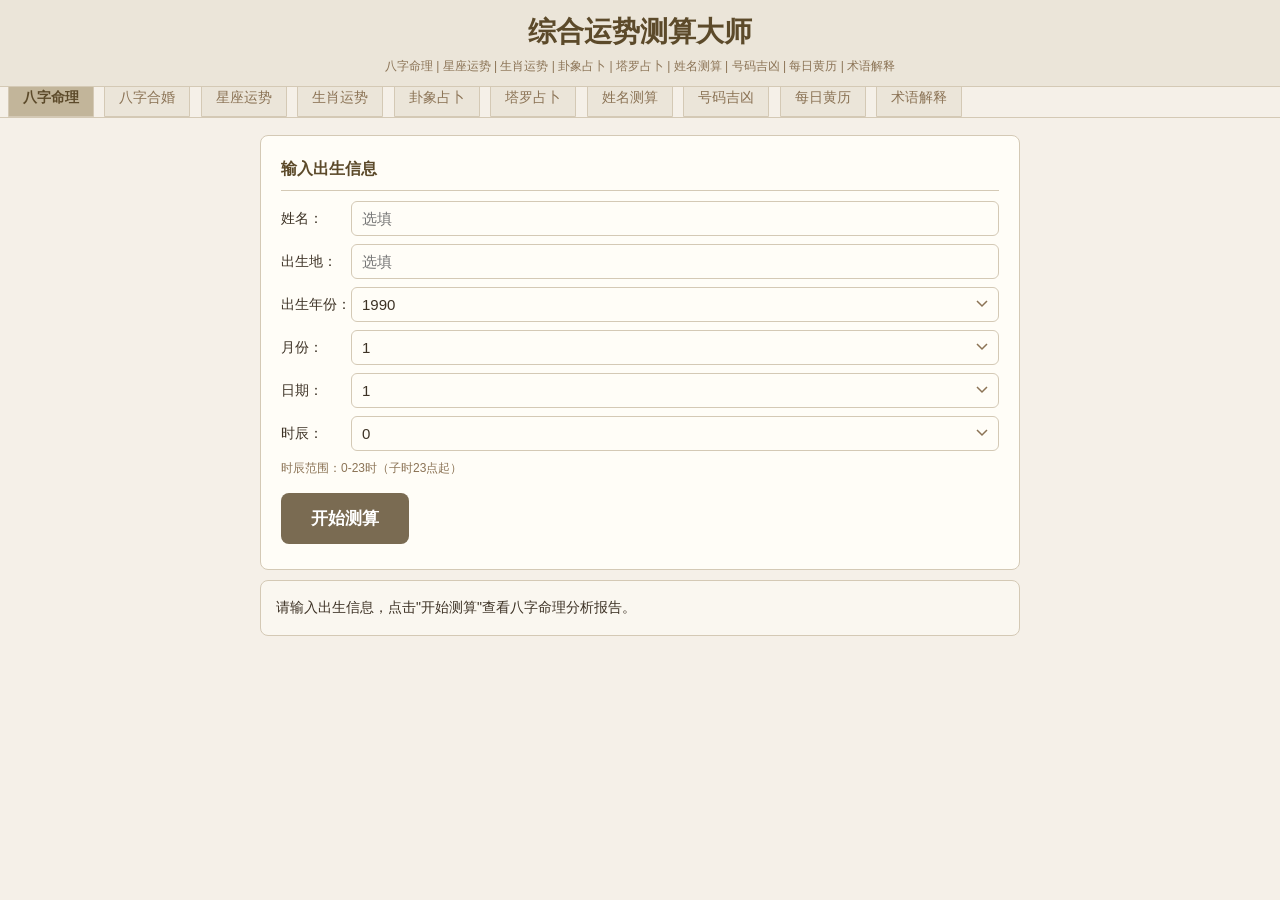
<file: fortune_master_web (1).html>
<!DOCTYPE html>
<html lang="zh-CN">
<head>
<meta charset="UTF-8">
<meta name="viewport" content="width=device-width,initial-scale=1.0,maximum-scale=1.0,user-scalable=no">
<title>综合运势测算大师</title>
<style>
:root{--bg:#f5f0e8;--bp:#fffdf7;--bi:#fffdf7;--ft:#5c4a2a;--fs:#8b7355;--fx:#3d3225;--bt:#7a6b52;--bh:#6b5c45;--ac:#2e7d5b;--bd:#d4c9b5;--tb:#ebe5d9;--ta:#c2b59a;--rb:#faf7f0}
*{margin:0;padding:0;box-sizing:border-box}
body{font-family:-apple-system,"Microsoft YaHei","PingFang SC",Arial,sans-serif;background:var(--bg);color:var(--fx);font-size:15px;line-height:1.6;-webkit-text-size-adjust:100%}
.hd{position:fixed;top:0;left:0;right:0;z-index:100;background:var(--tb);border-bottom:1px solid var(--bd);padding:10px 15px;text-align:center}
.hd h1{font-size:22px;color:var(--ft);font-weight:bold}.hd p{font-size:12px;color:var(--fs);margin-top:2px}
.tn{position:fixed;top:72px;left:0;right:0;z-index:99;background:var(--bg);border-bottom:1px solid var(--bd);overflow-x:auto;-webkit-overflow-scrolling:touch;white-space:nowrap;padding:0 5px;scrollbar-width:none}.tn::-webkit-scrollbar{display:none}
.tb{display:inline-block;padding:8px 14px;font-size:14px;color:var(--fs);background:var(--tb);border:1px solid var(--bd);border-radius:6px 6px 0 0;margin:5px 3px 0;cursor:pointer;-webkit-user-select:none;user-select:none;min-height:36px}.tb.on{background:var(--ta);color:var(--ft);font-weight:bold}
.ct{margin-top:120px;padding:10px 10px 30px;max-width:800px;margin-left:auto;margin-right:auto}
.tc{display:none}.tc.on{display:block}
.pn{background:var(--bp);border:1px solid var(--bd);border-radius:8px;padding:15px;margin-bottom:10px}
.pt{font-size:16px;font-weight:bold;color:var(--ft);margin-bottom:10px;padding-bottom:8px;border-bottom:1px solid var(--bd)}
.fr{display:flex;align-items:center;margin-bottom:8px;flex-wrap:wrap}
.fr label{min-width:70px;font-size:14px;color:var(--fx);flex-shrink:0}
.fr input,.fr select,.fr textarea{flex:1;min-width:100px;padding:8px 10px;font-size:15px;border:1px solid var(--bd);border-radius:6px;background:var(--bi);color:var(--fx);outline:none;-webkit-appearance:none;appearance:none}
.fr input:focus,.fr select:focus,.fr textarea:focus{border-color:var(--bt)}
.fr select{background-image:url("data:image/svg+xml,%3Csvg xmlns='http://www.w3.org/2000/svg' width='12' height='8'%3E%3Cpath d='M1 1l5 5 5-5' stroke='%238b7355' fill='none' stroke-width='1.5'/%3E%3C/svg%3E");background-repeat:no-repeat;background-position:right 10px center;padding-right:30px}
.fr textarea{min-height:80px;resize:vertical}
.fh{font-size:12px;color:var(--fs);margin-bottom:8px}
.btn{display:inline-block;padding:10px 24px;font-size:16px;font-weight:bold;color:#fff;background:var(--bt);border:none;border-radius:8px;cursor:pointer;min-height:44px;-webkit-user-select:none;user-select:none;margin:5px 5px 5px 0}.btn:active{background:var(--bh)}
.btn2{background:#a89880}.btn2:active{background:#9a8a72}
.br{margin-top:10px}
.rb{background:var(--rb);border:1px solid var(--bd);border-radius:8px;padding:15px;margin-top:10px;white-space:pre-wrap;word-wrap:break-word;font-size:14px;line-height:1.7;max-height:600px;overflow-y:auto;-webkit-overflow-scrolling:touch}
.sg{display:flex;flex-wrap:wrap;gap:5px;margin:8px 0}
.sb{padding:6px 10px;font-size:14px;border:1px solid var(--bd);border-radius:6px;background:var(--bi);color:var(--fx);cursor:pointer;-webkit-user-select:none;user-select:none;min-height:36px}.sb.on{background:var(--ta);border-color:var(--bt);font-weight:bold}
.rg{display:flex;flex-wrap:wrap;gap:5px;margin:8px 0}
.rbtn{padding:6px 14px;font-size:14px;border:1px solid var(--bd);border-radius:6px;background:var(--bi);color:var(--fx);cursor:pointer;-webkit-user-select:none;user-select:none}.rbtn.on{background:var(--ta);border-color:var(--bt);font-weight:bold}
@media(min-width:768px){body{font-size:16px}.hd h1{font-size:28px}.ct{padding:15px 20px 40px}.pn{padding:20px}.btn{padding:12px 30px;font-size:17px}}
</style>
</head>
<body>
<div class="hd"><h1>综合运势测算大师</h1><p>八字命理 | 星座运势 | 生肖运势 | 卦象占卜 | 塔罗占卜 | 姓名测算 | 号码吉凶 | 每日黄历 | 术语解释</p></div>
<div class="tn" id="TN">
<div class="tb on" data-t="bazi" onclick="sw('bazi')">八字命理</div>
<div class="tb" data-t="match" onclick="sw('match')">八字合婚</div>
<div class="tb" data-t="xz" onclick="sw('xz')">星座运势</div>
<div class="tb" data-t="sx" onclick="sw('sx')">生肖运势</div>
<div class="tb" data-t="gua" onclick="sw('gua')">卦象占卜</div>
<div class="tb" data-t="tarot" onclick="sw('tarot')">塔罗占卜</div>
<div class="tb" data-t="name" onclick="sw('name')">姓名测算</div>
<div class="tb" data-t="num" onclick="sw('num')">号码吉凶</div>
<div class="tb" data-t="hl" onclick="sw('hl')">每日黄历</div>
<div class="tb" data-t="term" onclick="sw('term')">术语解释</div>
</div>
<div class="ct">
<!-- 八字命理 -->
<div class="tc on" id="t-bazi">
<div class="pn"><div class="pt">输入出生信息</div>
<div class="fr"><label>姓名：</label><input type="text" id="bN" placeholder="选填"></div>
<div class="fr"><label>出生地：</label><input type="text" id="bL" placeholder="选填"></div>
<div class="fr"><label>出生年份：</label><select id="bY"></select></div>
<div class="fr"><label>月份：</label><select id="bM"></select></div>
<div class="fr"><label>日期：</label><select id="bD"></select></div>
<div class="fr"><label>时辰：</label><select id="bH"></select></div>
<div class="fh">时辰范围：0-23时（子时23点起）</div>
<div class="br"><div class="btn" onclick="doBazi()">开始测算</div></div></div>
<div class="rb" id="bR">请输入出生信息，点击"开始测算"查看八字命理分析报告。</div></div>
<!-- 八字合婚 -->
<div class="tc" id="t-match">
<div class="pn"><div class="pt">输入双方出生信息</div>
<div style="color:var(--ac);font-weight:bold;margin-bottom:8px">甲方（你）</div>
<div class="fr"><label>姓名：</label><input type="text" id="mAN" placeholder="选填"></div>
<div class="fr"><label>年：</label><select id="mAY"></select><label style="min-width:30px;text-align:center">月：</label><select id="mAM"></select><label style="min-width:30px;text-align:center">日：</label><select id="mAD"></select><label style="min-width:30px;text-align:center">时：</label><select id="mAH"></select></div>
<div style="color:#2c6e91;font-weight:bold;margin:10px 0 8px">乙方（对方）</div>
<div class="fr"><label>姓名：</label><input type="text" id="mBN" placeholder="选填"></div>
<div class="fr"><label>年：</label><select id="mBY"></select><label style="min-width:30px;text-align:center">月：</label><select id="mBM"></select><label style="min-width:30px;text-align:center">日：</label><select id="mBD"></select><label style="min-width:30px;text-align:center">时：</label><select id="mBH"></select></div>
<div class="br"><div class="btn" onclick="doMatch()">开始合婚测算</div></div></div>
<div class="rb" id="mR">请输入双方出生信息，点击"开始合婚测算"。</div></div>
<!-- 星座运势 -->
<div class="tc" id="t-xz">
<div class="pn"><div class="pt">输入出生日期</div>
<div class="fr"><label>月份：</label><select id="xM"></select></div>
<div class="fr"><label>日期：</label><select id="xD"></select></div>
<div class="br"><div class="btn" onclick="doXZ()">查看星座运势</div><div class="btn btn2" onclick="doToday()">今日运势</div></div></div>
<div class="rb" id="xR">请选择出生日期，点击"查看星座运势"。</div></div>
<!-- 生肖运势 -->
<div class="tc" id="t-sx">
<div class="pn"><div class="pt">选择生肖</div>
<div class="sg" id="sxG"></div>
<div class="br"><div class="btn" onclick="doSX()">查看生肖运势</div><div class="btn btn2" onclick="toggleSXM()">生肖配对</div></div></div>
<div id="sxMP" class="pn" style="display:none"><div class="pt">生肖配对测算</div>
<div style="color:var(--ac);font-weight:bold;margin-bottom:5px">甲方生肖：</div><div class="sg" id="sxAG"></div>
<div style="color:#2c6e91;font-weight:bold;margin:8px 0 5px">乙方生肖：</div><div class="sg" id="sxBG"></div>
<div class="br"><div class="btn" onclick="doSXM()">开始配对</div></div></div>
<div class="rb" id="sxR">请选择生肖，点击"查看生肖运势"。</div></div>
<!-- 卦象占卜 -->
<div class="tc" id="t-gua">
<div class="pn"><div class="pt">周易卦象占卜</div>
<p style="margin-bottom:10px;color:var(--fs)">在心中默念你的问题，然后点击起卦</p>
<div class="br"><div class="btn" onclick="doGCoin()">简易起卦(三枚硬币法)</div><div class="btn btn2" onclick="doGRnd()">随机起卦</div><div class="btn btn2" onclick="doGAll()">查看六十四卦</div></div></div>
<div class="rb" id="gR">在心中默念你的问题，然后点击起卦按钮。</div></div>
<!-- 塔罗占卜 -->
<div class="tc" id="t-tarot">
<div class="pn"><div class="pt">塔罗牌占卜</div>
<p style="margin-bottom:10px;color:var(--fs)">在心中默念你的问题，然后选择占卜方式</p>
<div class="br"><div class="btn" onclick="doT('single')">单牌占卜</div><div class="btn btn2" onclick="doT('three')">三牌占卜</div><div class="btn btn2" onclick="doT('five')">五牌占卜</div></div>
<div class="br"><div class="btn btn2" onclick="doT('love')">爱情牌阵</div><div class="btn btn2" onclick="doT('career')">事业牌阵</div><div class="btn btn2" onclick="doT('decision')">决策牌阵</div></div></div>
<div class="rb" id="tR">在心中默念你的问题，然后选择占卜方式。</div></div>
<!-- 姓名测算 -->
<div class="tc" id="t-name">
<div class="pn"><div class="pt">五格剖象法姓名测算</div>
<div class="fr"><label>姓氏：</label><input type="text" id="nS" placeholder="如：张"></div>
<div class="fr"><label>名字：</label><input type="text" id="nG" placeholder="如：三丰"></div>
<div class="fh">姓氏和名字分开输入，如姓"张"名"三丰"</div>
<div class="br"><div class="btn" onclick="doName()">开始姓名测算</div></div></div>
<div class="rb" id="nR">请输入姓氏和名字，点击"开始姓名测算"。</div></div>
<!-- 号码吉凶 -->
<div class="tc" id="t-num">
<div class="pn"><div class="pt">号码吉凶分析</div>
<div class="fr"><label>号码：</label><input type="text" id="numI" placeholder="手机号/车牌号/其他号码"></div>
<div class="fh">输入手机号\u3001车牌号或其他数字号码</div>
<div class="br"><div class="btn" onclick="doNum()">开始分析</div></div></div>
<div class="rb" id="numR">请输入号码，点击"开始分析"。</div></div>
<!-- 每日黄历 -->
<div class="tc" id="t-hl">
<div class="pn"><div class="pt">每日黄历</div>
<div class="rg" id="hlOff"><div class="rbtn on" data-v="0" onclick="selHL(this)">今天</div><div class="rbtn" data-v="1" onclick="selHL(this)">明天</div><div class="rbtn" data-v="2" onclick="selHL(this)">后天</div></div>
<div class="br"><div class="btn" onclick="doHL()">查看黄历</div></div></div>
<div class="rb" id="hlR"></div></div>
<!-- 术语解释 -->
<div class="tc" id="t-term">
<div class="pn"><div class="pt">术语解释</div>
<p style="margin-bottom:8px;color:var(--fs)">粘贴或输入任何不懂的内容，程序将自动识别并解释其中的专业术语</p>
<div class="fr"><textarea id="tmI" placeholder="在此输入或粘贴包含术语的文本..."></textarea></div>
<div class="br"><div class="btn" onclick="doTerm()">开始解释</div><div class="btn btn2" onclick="doAllTerm()">常见术语速查</div></div></div>
<div class="rb" id="tmR">请输入需要解释的内容，点击"开始解释"。</div></div>
</div>
<script>
// ===== 数据常量 =====
var TG=['甲','乙','丙','丁','戊','己','庚','辛','壬','癸'],DZ=['子','丑','寅','卯','辰','巳','午','未','申','酉','戌','亥'];
var WXG=['木','木','火','火','土','土','金','金','水','水'],WXZ=['水','土','木','木','土','火','火','土','金','金','土','水'];
var SX=['鼠','牛','虎','兔','龙','蛇','马','羊','猴','鸡','狗','猪'],SE=['🐀','🐂','🐅','🐇','🐉','🐍','🐴','🐑','🐵','🐔','🐶','🐷'];
var GYY=['阳','阴','阳','阴','阳','阴','阳','阴','阳','阴'];
var NY=['海中金','炉中火','大林木','路旁土','剑锋金','山头火','涧下水','城头土','白蜡金','杨柳木','泉中水','屋上土','霹雳火','松柏木','长流水','砂中金','山下火','平地木','壁上土','金箔金','覆灯火','天河水','大驿土','钗钏金','桑柘木','大溪水','沙中土','天上火','石榴木','大海水'];
var SK={'木':{生:'火',克:'土',被生:'水',被克:'金',同:'木'},'火':{生:'土',克:'金',被生:'木',被克:'水',同:'火'},'土':{生:'金',克:'水',被生:'火',被克:'木',同:'土'},'金':{生:'水',克:'木',被生:'土',被克:'火',同:'金'},'水':{生:'木',克:'火',被生:'金',被克:'土',同:'水'}};
var SM={'比肩':'自我\u3001独立\u3001竞争','劫财':'争夺\u3001冲动\u3001社交','食神':'才华\u3001享受\u3001温和','伤官':'叛逆\u3001创意\u3001表现','偏财':'意外之财\u3001人缘','正财':'稳定收入\u3001务实','七杀':'魄力\u3001压力\u3001权威','正官':'自律\u3001责任\u3001地位','偏印':'直觉\u3001孤独\u3001偏才','正印':'学业\u3001贵人\u3001仁慈'};
var SCN=["子时(23-1点)","丑时(1-3点)","寅时(3-5点)","卯时(5-7点)","辰时(7-9点)","巳时(9-11点)","午时(11-13点)","未时(13-15点)","申时(15-17点)","酉时(17-19点)","戌时(19-21点)","亥时(21-23点)"];
var XZD=[{n:'摩羯座',e:'Capricorn',d:'12.22-1.19',el:'土',em:'♑',tr:'踏实稳重\u3001有责任心\u3001目标明确',dt:'摩羯座是十二星座中最有耐心的星座。他们像山羊一样，一步一个脚印地攀登人生高峰。',st:'责任感强\u3001意志坚定\u3001善于规划\u3001务实可靠',wk:'有时过于保守\u3001对自己要求太严格\u3001不太善于表达感情',lk:['事业运势稳步上升，适合制定长期计划','财运方面需要耐心等待时机','感情上可能遇到志同道合的人']},{n:'水瓶座',e:'Aquarius',d:'1.20-2.18',el:'风',em:'♒',tr:'独立创新\u3001思想前卫\u3001友善博爱',dt:'水瓶座是十二星座中最具独创性的星座。他们思维超前，常常有别人想不到的点子。',st:'创意无限\u3001独立思考\u3001友善博爱\u3001适应力强',wk:'有时过于理想化\u3001感情上显得疏离\u3001固执己见',lk:['创意灵感爆发，适合开展新项目','社交运势旺盛，人脉拓展','需要注意休息，避免过度劳累']},{n:'双鱼座',e:'Pisces',d:'2.19-3.20',el:'水',em:'♓',tr:'浪漫多情\u3001直觉敏锐\u3001富有同情心',dt:'双鱼座是十二星座中最富有同情心的星座。他们像水一样柔软，能够感知到周围人的情绪变化。',st:'直觉敏锐\u3001富有同情心\u3001想象力丰富\u3001适应力强',wk:'有时过于敏感\u3001容易逃避现实\u3001优柔寡断',lk:['直觉力增强，适合做重要决策','艺术创作灵感充沛','感情运势甜蜜，单身者有望脱单']},{n:'白羊座',e:'Aries',d:'3.21-4.19',el:'火',em:'♈',tr:'热情冲动\u3001勇敢直率\u3001天生的领导者',dt:'白羊座是十二星座中的第一个星座，代表着新的开始。他们充满活力和激情。',st:'勇敢果断\u3001充满活力\u3001领导力强\u3001积极乐观',wk:'有时过于冲动\u3001缺乏耐心\u3001容易与人发生冲突',lk:['行动力十足，适合启动新计划','竞争中获得优势','注意控制情绪，避免冲动决策']},{n:'金牛座',e:'Taurus',d:'4.20-5.20',el:'土',em:'♉',tr:'稳重务实\u3001耐心坚韧\u3001注重品质',dt:'金牛座是十二星座中最稳重的星座。他们像大地一样踏实可靠。',st:'踏实可靠\u3001耐心坚韧\u3001审美品味高\u3001理财能力强',wk:'有时过于固执\u3001不喜欢变化\u3001占有欲较强',lk:['财运亨通，投资有望获利','工作稳定发展，获得认可','适合享受生活，犒劳自己']},{n:'双子座',e:'Gemini',d:'5.21-6.21',el:'风',em:'♊',tr:'聪明灵活\u3001善于沟通\u3001好奇心强',dt:'双子座是十二星座中最善于沟通的星座。他们思维敏捷，口才出众。',st:'聪明伶俐\u3001口才出众\u3001适应力强\u3001知识面广',wk:'有时过于善变\u3001注意力不集中\u3001表面化',lk:['沟通能力突出，谈判顺利','学习运佳，适合考试面试','社交活动频繁，注意时间管理']},{n:'巨蟹座',e:'Cancer',d:'6.22-7.22',el:'水',em:'♋',tr:'温柔体贴\u3001重视家庭\u3001情感丰富',dt:'巨蟹座是十二星座中最重视家庭的星座。他们像螃蟹一样，外表坚硬但内心柔软。',st:'温柔体贴\u3001重视家庭\u3001直觉敏锐\u3001记忆力好',wk:'有时过于敏感\u3001情绪化\u3001缺乏安全感',lk:['家庭和谐，亲情温暖','职场获得贵人相助','投资理财需谨慎，不宜冒险']},{n:'狮子座',e:'Leo',d:'7.23-8.22',el:'火',em:'♌',tr:'自信大方\u3001慷慨热情\u3001天生王者',dt:'狮子座是十二星座中最具王者风范的星座。他们像太阳一样光芒四射。',st:'自信大方\u3001领导力强\u3001慷慨热情\u3001忠诚可靠',wk:'有时过于骄傲\u3001需要过多关注\u3001控制欲强',lk:['领导力得到发挥，团队协作顺利','桃花运旺盛，魅力四射','注意谦虚待人，避免骄傲']},{n:'处女座',e:'Virgo',d:'8.23-9.22',el:'土',em:'♍',tr:'细致完美\u3001分析力强\u3001追求品质',dt:'处女座是十二星座中最追求完美的星座。他们有一双发现细节的眼睛。',st:'细致认真\u3001分析力强\u3001追求完美\u3001善于整理',wk:'有时过于挑剔\u3001对自己和他人要求太高\u3001容易焦虑',lk:['工作效率极高，细节把控到位','健康运势良好，适合开始健身','感情上需要更多表达和沟通']},{n:'天秤座',e:'Libra',d:'9.23-10.23',el:'风',em:'♎',tr:'优雅和谐\u3001公正公平\u3001社交达人',dt:'天秤座是十二星座中最追求和谐的星座。他们像天平一样追求平衡和公正。',st:'公正公平\u3001善于社交\u3001审美品味高\u3001优雅迷人',wk:'有时过于犹豫\u3001难以做出决定\u3001过于在意他人看法',lk:['人际关系和谐，合作顺利','审美眼光独到，适合艺术相关','需要果断决策，避免犹豫不决']},{n:'天蝎座',e:'Scorpio',d:'10.24-11.22',el:'水',em:'♏',tr:'神秘深邃\u3001意志坚定\u3001洞察力强',dt:'天蝎座是十二星座中最具神秘感的星座。他们像深海一样，表面平静但内心蕴含巨大的力量。',st:'意志坚定\u3001洞察力强\u3001忠诚专一\u3001执行力强',wk:'有时过于多疑\u3001报复心强\u3001不容易信任他人',lk:['洞察力敏锐，能发现隐藏机会','感情深沉专一，关系更加稳固','适合深入研究或调查工作']},{n:'射手座',e:'Sagittarius',d:'11.23-12.21',el:'火',em:'♐',tr:'乐观开朗\u3001热爱自由\u3001追求真理',dt:'射手座是十二星座中最热爱自由的星座。他们像弓箭手一样，永远瞄准远方。',st:'乐观开朗\u3001热爱自由\u3001追求真理\u3001幽默风趣',wk:'有时过于直白\u3001缺乏耐心\u3001承诺感不强',lk:['旅行运极佳，适合出行或出差','学业运上升，考试运佳','自由职业者有望获得突破']}];
var SXI={'鼠':{el:'水',yy:'阳',ps:'聪明机灵\u3001善于社交\u3001适应力强',dp:'属鼠的人天生聪慧，反应敏捷，善于观察和分析。',ft:'鼠年出生的人天生聪慧，善于把握机会。今年事业运势稳步上升。',cr:'今年事业上会有不错的突破，你的聪明才智会得到领导的赏识。',lv:'感情运势整体向好。已有伴侣的人，今年是加深感情的好时机。',ht:'健康方面需要注意肠胃和睡眠质量。建议规律作息，适当运动。',bm:['龙','猴','牛'],am:['马','兔','羊']},'牛':{el:'土',yy:'阴',ps:'勤劳踏实\u3001坚韧不拔\u3001忠诚可靠',dp:'属牛的人是最可靠的朋友和伙伴。他们做事脚踏实地。',ft:'牛年出生的人踏实肯干，持之以恒。今年财运稳定增长。',cr:'事业运势稳步上升。你的踏实和认真会得到认可。',lv:'感情方面比较稳定，但可能缺乏一些浪漫。',ht:'健康运势良好，但需要注意关节和骨骼的保养。',bm:['鼠','蛇','鸡'],am:['马','羊','狗']},'虎':{el:'木',yy:'阳',ps:'勇敢果断\u3001自信大方\u3001富有冒险精神',dp:'属虎的人天生具有领导气质，他们勇敢\u3001自信\u3001充满活力。',ft:'虎年出生的人威风凛凛，领导力强。今年适合大胆创新。',cr:'事业上有重大突破的可能。勇敢地做出决定吧。',lv:'感情运势波动较大。已有伴侣的人需要注意沟通。',ht:'注意控制情绪，避免因为压力过大而影响健康。',bm:['马','狗','猪'],am:['蛇','猴']},'兔':{el:'木',yy:'阴',ps:'温和善良\u3001心思细腻\u3001优雅从容',dp:'属兔的人是最温柔的生肖之一。他们心思细腻，善解人意。',ft:'兔年出生的人温文尔雅，人缘极佳。今年感情运旺盛。',cr:'事业上稳步发展，适合深耕专业领域。',lv:'感情运非常旺盛！单身的人今年脱单的几率很高。',ht:'健康方面需要注意饮食均衡。',bm:['羊','狗','猪'],am:['鼠','龙','鸡']},'龙':{el:'土',yy:'阳',ps:'气宇轩昂\u3001才华横溢\u3001志向远大',dp:'属龙的人是最有魅力的生肖之一。他们天生自带光环。',ft:'龙年出生的人天赋异禀，贵人运强。今年是大展宏图的好时机。',cr:'事业运势非常强劲！今年可能会有重大的晋升或转行机会。',lv:'感情方面，你的魅力会吸引很多人。',ht:'精力充沛，但也要注意劳逸结合。',bm:['鼠','猴','鸡'],am:['狗','兔','龙']},'蛇':{el:'火',yy:'阴',ps:'智慧深沉\u3001直觉敏锐\u3001优雅神秘',dp:'属蛇的人是最有智慧的生肖之一。他们思维深邃，洞察力极强。',ft:'蛇年出生的人智慧过人，洞察力强。今年财运亨通。',cr:'事业上适合做策略性工作。你的洞察力会让你脱颖而出。',lv:'感情运势平稳。已有伴侣的人关系稳定。',ht:'注意休息，避免过度用脑。',bm:['牛','鸡'],am:['虎','猪']},'马':{el:'火',yy:'阳',ps:'热情奔放\u3001自由不羁\u3001精力充沛',dp:'属马的人是最有活力的生肖之一。他们热情开朗，行动力极强。',ft:'马年出生的人活力四射，行动力强。今年事业运上升。',cr:'事业运非常好，有升职加薪的机会。',lv:'感情运势不错，但要注意给伴侣足够的空间。',ht:'精力充沛，但要注意运动安全。',bm:['虎','羊','狗'],am:['鼠','牛','兔']},'羊':{el:'土',yy:'阴',ps:'温顺善良\u3001富有艺术气质\u3001内心丰富',dp:'属羊的人是最有艺术气质的生肖之一。他们内心丰富，感情细腻。',ft:'羊年出生的人心地善良，人缘极佳。今年适合学习进修。',cr:'事业上适合学习和积累。今年是打基础的好时机。',lv:'感情运势温暖甜蜜。已有伴侣的人会感受到更多的幸福。',ht:'注意情绪管理，避免因为压力而影响睡眠。',bm:['兔','马','猪'],am:['牛','鼠','狗']},'猴':{el:'金',yy:'阳',ps:'聪明伶俐\u3001机智灵活\u3001幽默风趣',dp:'属猴的人是最聪明的生肖之一。他们反应敏捷，口才出众。',ft:'猴年出生的人聪明机智，应变能力强。今年财运大旺。',cr:'事业上有突破性进展。你的创意和执行力会让你脱颖而出。',lv:'感情运势活跃，社交场合中容易遇到心仪对象。',ht:'健康运势良好，但要注意饮食规律。',bm:['鼠','龙'],am:['虎','猪']},'鸡':{el:'金',yy:'阴',ps:'勤奋努力\u3001观察力强\u3001追求完美',dp:'属鸡的人是最勤勉的生肖之一。他们做事认真负责，追求完美。',ft:'鸡年出生的人勤勉认真，注重细节。今年工作运极佳。',cr:'工作运极佳，有望获得重要成就。',lv:'感情方面比较挑剔，建议放宽心态。',ht:'注意休息，避免过度劳累。',bm:['牛','龙','蛇'],am:['兔','狗','鸡']},'狗':{el:'土',yy:'阳',ps:'忠诚正直\u3001勇敢善良\u3001有责任感',dp:'属狗的人是最忠诚的生肖之一。他们正直善良，有着强烈的责任感。',ft:'狗年出生的人忠诚可靠，值得信赖。今年贵人运强。',cr:'贵人运强，人际关系和谐。在工作中会得到同事和领导的支持。',lv:'感情运势稳定而温暖。已有伴侣的人关系更加牢固。',ht:'健康运势平稳，但要注意心理健康。',bm:['虎','兔','马'],am:['龙','牛','羊','鸡']},'猪':{el:'水',yy:'阴',ps:'豁达乐观\u3001真诚善良\u3001福气满满',dp:'属猪的人是最有福气的生肖之一。他们豁达乐观，真诚善良。',ft:'猪年出生的人福气深厚，乐天知命。今年整体运势平稳向好。',cr:'事业运势平稳，不会有太大的波动。适合稳扎稳打。',lv:'感情运势甜蜜温暖。已有伴侣的人会感受到更多的幸福。',ht:'健康运势良好，但要注意控制饮食。',bm:['虎','兔','羊'],am:['蛇','猴']}};
var TR=[{n:'愚者 The Fool',nm:0,em:'🃏',u:'新的开始\u3001冒险精神\u3001无限可能\u3001纯真自由',r:'鲁莽行事\u3001缺乏计划\u3001犹豫不决\u3001不切实际',a:'勇敢迈出第一步，相信直觉，拥抱未知',d:'愚者是塔罗牌的起点，编号为0，代表无限的可能性。正位代表新的机遇和冒险精神。'},{n:'魔术师 The Magician',nm:1,em:'🎩',u:'创造力\u3001技巧娴熟\u3001自信满满\u3001掌控全局',r:'欺骗操纵\u3001才能浪费\u3001缺乏自信\u3001计划失败',a:'善用自己的才能和资源，专注目标',d:'魔术师代表创造力和行动力。桌上摆放着四件宝物，代表他拥有实现目标所需的一切资源。'},{n:'女祭司 The High Priestess',nm:2,em:'🌙',u:'直觉敏锐\u3001内在智慧\u3001神秘\u3001耐心等待',r:'忽视直觉\u3001表面化\u3001秘密暴露\u3001急躁',a:'倾听内心的声音，保持耐心',d:'女祭司代表直觉和内在智慧。答案不在外面，而在你的内心深处。'},{n:'女皇 The Empress',nm:3,em:'👑',u:'丰盛富足\u3001母性光辉\u3001创造力\u3001自然之美',r:'依赖过度\u3001创造力枯竭\u3001忽视自我\u3001贫乏',a:'关爱自己和他人，享受生活的美好',d:'女皇代表丰盛和滋养。她代表母性\u3001创造力和感官享受。'},{n:'皇帝 The Emperor',nm:4,em:'🏛️',u:'权威领导\u3001稳定秩序\u3001纪律严明\u3001父性力量',r:'专制独裁\u3001僵化固执\u3001控制欲强\u3001混乱',a:'建立秩序和规则，保持理性决策',d:'皇帝代表权威和秩序。他手持权杖，代表他对领域的掌控力。'},{n:'教皇 The Hierophant',nm:5,em:'📖',u:'传统智慧\u3001精神指引\u3001教育传承\u3001信仰坚定',r:'打破常规\u3001自由思考\u3001反叛传统\u3001教条主义',a:'寻求良师益友的指导，保持学习的态度',d:'教皇代表传统智慧和精神指引。建议你向有经验的人学习。'},{n:'恋人 The Lovers',nm:6,em:'💕',u:'爱情美满\u3001重要选择\u3001价值观契合\u3001和谐关系',r:'感情危机\u3001选择困难\u3001价值观冲突\u3001不和谐',a:'遵从内心做出选择，珍惜重要关系',d:'恋人牌不仅仅代表爱情，更代表重要的选择。面对人生的重要选择时，要遵从内心的声音。'},{n:'战车 The Chariot',nm:7,em:'⚡',u:'胜利凯旋\u3001意志坚定\u3001克服困难\u3001掌控方向',r:'失去控制\u3001方向迷失\u3001内心冲突\u3001挫败',a:'坚定信念，克服障碍，勇往直前',d:'战车代表意志力和胜利。只要坚定信念，就能克服一切困难。'},{n:'力量 Strength',nm:8,em:'🦁',u:'内在力量\u3001勇气坚韧\u3001自我控制\u3001温柔坚定',r:'缺乏自信\u3001软弱无力\u3001自我怀疑\u3001冲动',a:'用温柔的力量化解困难，保持耐心',d:'力量牌代表内在的勇气和坚韧。真正的力量不是蛮力，而是内心的坚定和温柔。'},{n:'隐者 The Hermit',nm:9,em:'🏔️',u:'内省沉思\u3001寻求真理\u3001独处智慧\u3001精神探索',r:'孤立自闭\u3001逃避现实\u3001固执己见\u3001迷失方向',a:'给自己独处的时间，深入思考人生方向',d:'隐者代表独处和内省。灯笼里的星星象征内在的智慧之光。'},{n:'命运之轮 Wheel of Fortune',nm:10,em:'🎡',u:'命运转折\u3001好运降临\u3001循环变化\u3001机遇来临',r:'厄运降临\u3001抗拒变化\u3001坏运气\u3001失去机会',a:'顺应命运的变化，把握转机',d:'命运之轮代表命运的循环和转折。变化是永恒的，重要的是在变化中保持平衡和希望。'},{n:'正义 Justice',nm:11,em:'⚖️',u:'公正公平\u3001真相大白\u3001因果报应\u3001法律事务',r:'不公正\u3001逃避责任\u3001偏见歧视\u3001不诚实',a:'做出公正的决定，承担应有的责任',d:'正义牌代表公正和真相。种什么因就得什么果。'},{n:'倒吊人 The Hanged Man',nm:12,em:'🔄',u:'换个角度\u3001牺牲奉献\u3001等待时机\u3001新的领悟',r:'无谓牺牲\u3001拖延等待\u3001固执己见\u3001拒绝改变',a:'尝试换个角度看问题，耐心等待',d:'倒吊人代表换个角度看世界。有时候暂停下来，换一个角度思考，会有意想不到的收获。'},{n:'死神 Death',nm:13,em:'🥀',u:'结束与新生\u3001转变蜕变\u3001放下过去\u3001全新开始',r:'抗拒改变\u3001恐惧结束\u3001停滞不前\u3001执着过去',a:'勇敢面对结束，迎接新的开始',d:'死神牌并不代表真正的死亡，而是代表深刻的转变和结束。每个结束都是一个新的开始。'},{n:'节制 Temperance',nm:14,em:'🕊️',u:'平衡和谐\u3001耐心节制\u3001适度中庸\u3001融合协调',r:'失去平衡\u3001过度放纵\u3001缺乏耐心\u3001冲突',a:'保持平衡，凡事适度',d:'节制牌代表平衡和调和。一位天使将水从一个杯子倒入另一个杯子，象征不同元素的融合与平衡。'},{n:'恶魔 The Devil',nm:15,em:'⛓️',u:'束缚诱惑\u3001欲望执念\u3001物质主义\u3001阴暗面',r:'挣脱束缚\u3001摆脱诱惑\u3001重获自由\u3001面对阴暗',a:'审视自己的执念，勇敢挣脱束缚',d:'恶魔牌代表诱惑和束缚。很多时候束缚我们的不是外在的力量，而是我们自己的执念和欲望。'},{n:'高塔 The Tower',nm:16,em:'🌩️',u:'突变崩塌\u3001真相揭露\u3001打破旧规\u3001浴火重生',r:'延缓灾难\u3001恐惧改变\u3001逃避现实\u3001小挫折',a:'接受突如其来的变化，在废墟中重建',d:'高塔牌代表突如其来的变化。有时候旧的结构必须被摧毁，才能建立更好的新结构。'},{n:'星星 The Star',nm:17,em:'⭐',u:'希望光明\u3001灵感启示\u3001内心平静\u3001美好未来',r:'失去希望\u3001悲观失望\u3001缺乏信心\u3001迷茫',a:'保持希望和信心，美好的事情即将发生',d:'星星牌代表希望和治愈。一位少女跪在水边，将两壶水分别倒入大地和池塘，象征净化和更新。'},{n:'月亮 The Moon',nm:18,em:'🌕',u:'幻觉迷惑\u3001潜意识\u3001不安焦虑\u3001直觉',r:'真相显现\u3001恐惧消散\u3001走出迷雾\u3001清晰',a:'面对内心的恐惧，相信直觉',d:'月亮牌代表潜意识和幻觉。事情可能不是表面看起来的那样，需要用心去感受真相。'},{n:'太阳 The Sun',nm:19,em:'☀️',u:'成功喜悦\u3001活力充沛\u3001光明正大\u3001幸福美满',r:'暂时挫折\u3001过度乐观\u3001自信不足\u3001延迟成功',a:'保持积极乐观，成功就在眼前',d:'太阳牌是塔罗牌中最积极的牌之一。一个孩子骑在白马上，在阳光下自由奔跑。一切都在向好的方向发展。'},{n:'审判 Judgement',nm:20,em:'📯',u:'觉醒重生\u3001重要决定\u3001自我评价\u3001救赎',r:'自我怀疑\u3001逃避审判\u3001犹豫不决\u3001无法释怀',a:'勇敢面对自我评价，做出重要决定',d:'审判牌代表觉醒和重生。天使吹响号角，人们从棺材中站起来，象征着一个深刻的觉醒时刻。'},{n:'世界 The World',nm:21,em:'🌍',u:'圆满完成\u3001功德圆满\u3001整合成就\u3001新旅程',r:'未完成\u3001缺乏结束\u3001不满足\u3001延迟成功',a:'庆祝你的成就，准备迎接新的旅程',d:'世界牌是塔罗大阿卡纳的最后一张牌，代表圆满和完成。你正在或即将完成一个重要的人生阶段。'}];
var SP={single:{nm:'单牌占卜',cnt:1,pos:['当前指引'],ds:'需要一个快速指引或回答一个简单问题'},three:{nm:'三牌占卜（过去-现在-未来）',cnt:3,pos:['过去','现在','未来'],ds:'了解一件事的发展脉络和趋势'},five:{nm:'五牌占卜（综合分析）',cnt:5,pos:['过去','现在','未来','建议','结果'],ds:'深入分析一个复杂问题'},love:{nm:'爱情牌阵',cnt:4,pos:['你','对方','关系现状','建议'],ds:'分析爱情关系中的双方和关系走向'},career:{nm:'事业牌阵',cnt:4,pos:['现状','挑战','建议','结果'],ds:'分析事业发展方向和职场问题'},decision:{nm:'决策牌阵',cnt:6,pos:['问题','选项A','选项B','影响因素','建议','结果'],ds:'面对两个选择时，帮助分析利弊做出决策'}};
var SK_DATA={1:['吉','万物开泰，最大吉数','为太极之数，万物开基。'],2:['凶','动摇不安，一荣一枯','混沌未定，为最大凶恶的数理。'],3:['吉','如意吉祥，旭日东升','如日初升，蓬勃向上。'],4:['凶','万事休止，凶祸叠来','凶变劫难，万事休止。'],5:['凶','福禄长寿，阴阳和合','福禄寿三数俱全。'],6:['吉','安稳余庆，吉人天相','天德地祥具备。'],7:['吉','精力旺盛，刚毅果断','精力旺盛，头脑敏锐。'],8:['吉','坚刚志强，意志坚强','意志如铁石。'],9:['凶','穷迫逆境，灾祸频来','穷迫逆境，灾祸频来。'],10:['凶','万事终局，零暗空虚','零暗万事尽头。'],11:['吉','旱苗逢雨，枯木逢春','阴阳复新，万事顺利。'],12:['凶','薄弱无力，柔弱困难','意志脆弱，家属缘薄。'],13:['吉','智能超群，博学多才','富于学艺才能。'],14:['凶','破兆浮沉，穷困逆境','浮沉不定，多破兆。'],15:['吉','福寿圆满，富贵荣誉','福寿圆满，富贵荣誉。'],16:['吉','厚重载德，安富尊荣','贵人得助，天降好运。'],17:['吉','突破万难，刚柔相济','权威刚强。'],18:['吉','有志竟成，内外有运','有志竟成，名利双收。'],19:['凶','多难风云，病弱废疾','多忧思疑虑，病弱废疾。'],20:['凶','破灭衰亡，灾难叠来','非运空虚，浮沉不定。'],21:['凶','明月中天，独立权威','首领之数，享天赋之幸福。'],22:['凶','秋草逢霜，困难疾弱','百事不如意数。'],23:['吉','旭日东升，壮丽壮观','旭日东升之象。'],24:['吉','家门余庆，金钱丰盈','策马前行，仍可成功。'],25:['凶','英俊刚毅，荣华清秀','资性英敏，但易生不满。'],26:['凶','变怪奇异，波澜起伏','英雄运格，波澜重叠。'],27:['凶','足智多谋，自损自伤','刚柔相济，但自损自伤。'],28:['凶','阔水浮萍，豪杰气概','豪气生离，家属缘薄。'],29:['吉','智谋优秀，财力归集','享天赋幸福之运。'],30:['凶','浮沉不定，吉凶参半','浮沉不定，成败不定。'],31:['吉','春日花开，智勇得志','智仁勇俱备。'],32:['吉','宝马金鞍，侥幸多望','贵人得助，财帛如裕。'],33:['吉','旭日升天，家门隆昌','名闻天下。'],34:['凶','破家之身，见识短小','见识短小，辛苦困难。'],35:['凶','高楼望月，温和平静','保守平安，有艺术才华。'],36:['凶','波澜壮阔，风浪不息','义气助人。'],37:['吉','猛虎出林，权威显达','享天赋幸福。'],38:['凶','磨铁成针，意志薄弱','难成大事。'],39:['吉','富贵繁荣，开花结果','享天赋幸福。'],40:['凶','智谋胆力，投机冒险','浮沉不定之象。'],41:['吉','纯阳独秀，德望高大','得上司提拔。'],42:['凶','寒蝉在柳，十艺九穷','十艺九穷。'],43:['凶','散财破产，诸事不宜','诸事不宜。'],44:['凶','烦闷损寿，破灭之兆','家属缘薄。'],45:['凶','顺风扬帆，新生泰和','但缺乏毅力。'],46:['凶','载宝沉舟，难以成功','难以成功。'],47:['吉','点石成金，开花结果','万事如意。'],48:['吉','智谋兼备，德智荣昌','可成大业。'],49:['凶','吉凶难分，转变运数','成败不定。'],50:['凶','小舟入海，吉凶参半','吉凶参半。'],51:['凶','一盛一衰，浮沉不定','需谨慎行事。'],52:['凶','先见之明，理想实现','理想可实现。'],53:['凶','忧愁困苦，内外不和','难以成功。'],54:['凶','石上栽花，难得结果','辛苦困难。'],55:['凶','善恶分明，浮沉多端','有凶有吉。'],56:['凶','浪里行舟，历尽艰辛','难以成功。'],57:['凶','寒雪青松，刚毅果敢','运势不佳。'],58:['凶','晚行遇月，先苦后甜','可享晚年幸福。'],59:['凶','寒蝉悲风，意志薄弱','诸事不宜。'],60:['凶','无谋无勇，暗淡无光','难以成功。'],61:['凶','名利双收，繁荣富贵','但需谨慎。'],62:['凶','衰败暗淡，基础不固','难以成功。'],63:['凶','富贵荣华，身心安泰','但需谨慎。'],64:['凶','骨肉分离，孤独遭难','诸事不宜。'],65:['凶','富贵至极，家运隆昌','但需谨慎。'],66:['凶','黑夜茫茫，内外不和','难以成功。'],67:['凶','天赋幸运，财源广进','但需谨慎。'],68:['凶','兴家立业，才华横溢','但需谨慎。'],69:['凶','坐立不安，穷困逆境','诸事不宜。'],70:['凶','惨淡经营，空虚困乏','难以成功。'],71:['凶','石中隐玉，有德有才','但需时机。'],72:['凶','劳苦辛勤，面有难色','难以成功。'],73:['凶','高远无极，志向高远','但需谨慎。'],74:['凶','沉沦逆运，暗淡无光','难以成功。'],75:['凶','守此数者，有智无谋','难以成功。'],76:['凶','倾覆离散，此数大凶','诸事不宜。'],77:['凶','半吉半凶，此数多凶','需谨慎。'],78:['凶','晚景凄凉，劳而无功','难以成功。'],79:['凶','云头望月，身疲力尽','难以成功。'],80:['凶','遁隐退志，辛苦困难','难以成功。'],81:['吉','万物回春，积极向上','享天赋幸福。']};
var DWX={1:'水',2:'火',3:'木',4:'金',5:'土',6:'水',7:'火',8:'木',9:'金',0:'土'};
var DM={0:'圆满\u3001无限',1:'独立\u3001领导',2:'合作\u3001平衡',3:'创造\u3001活力',4:'稳定\u3001基础',5:'自由\u3001变化',6:'和谐\u3001责任',7:'智慧\u3001内省',8:'财富\u3001成功',9:'完成\u3001奉献'};
var HLY=['嫁娶','搬家','出行','动土','开业','求职','签约','祭祀','祈福','安床','纳采','修造','开市','交易','入宅','安葬','冠笄','伐木','捕捉','栽种','牧养','纳畜','求医','解除','沐浴','扫舍','理发','求嗣','开仓','出货','立券','纳财'];
var HLJ=['嫁娶','搬家','出行','动土','开业','安葬','入宅','修造','开市','交易','祈福','纳采','安床','伐木','栽种','纳畜','求医','上梁','竖柱','开仓','出货','破土','行丧','造庙'];
var JS=['天德','月德','天恩','福星','天喜','天医','青龙','明堂','金匮','天贵','驿马','天嗣','禄勋','玉堂','司命','三合'];
var XS=['天刑','地煞','月破','大耗','小耗','五鬼','朱雀','白虎','天狗','吊客','病符','死符','岁破','暗金'];
var CS={'子':['午','马','南'],'丑':['未','羊','东'],'寅':['申','猴','北'],'卯':['酉','鸡','西'],'辰':['戌','狗','南'],'巳':['亥','猪','东'],'午':['子','鼠','北'],'未':['丑','牛','西'],'申':['寅','虎','南'],'酉':['卯','兔','东'],'戌':['辰','龙','北'],'亥':['巳','蛇','西']};
var PG={'甲':'甲不开仓财物耗散','乙':'乙不栽植千株不长','丙':'丙不修灶必见灾殃','丁':'丁不剃头头必生疮','戊':'戊不受田田主不祥','己':'己不破券二比并亡','庚':'庚不经络织机虚张','辛':'辛不合酱主人不尝','壬':'壬不汲水更难提防','癸':'癸不词讼理弱敌强'};
var PZ={'子':'子不问卜自惹祸殃','丑':'丑不冠带主不还乡','寅':'寅不祭祀神鬼不尝','卯':'卯不穿井水泉不香','辰':'辰不哭泣必主重丧','巳':'巳不远行财物伏藏','午':'午不苫盖屋主更张','未':'未不服药毒气入肠','申':'申不安床鬼祟入房','酉':'酉不宴客醉坐颠狂','戌':'戌不吃犬作怪上床','亥':'亥不远行作事无成'};
var WD={'金':{j:['西方','西北'],y:['东方','东南']},'木':{j:['东方','东南'],y:['西方','西北']},'水':{j:['北方','东北'],y:['南方','西南']},'火':{j:['南方','西南'],y:['北方','东北']},'土':{j:['中央','东北','西南'],y:['东方','西方']}};
var WLC={'金':['白色','金色','银色'],'木':['绿色','青色','翠色'],'水':['黑色','蓝色','深灰'],'火':['红色','紫色','橙色'],'土':['黄色','棕色','米色']};
var TD={'七杀':'七杀是十神之一，代表克日主的五行中阴阳不同的天干。象征魄力\u3001压力\u3001权威。','三合':'三合是地支之间的和谐关系，三个地支组成一个合局。如申子辰合水局\u3001寅午戌合火局等。','三才':'三才是天格\u3001人格\u3001地格三者的五行组合配置，好的三才应五行相生\u3001流通有情。','五格剖象':'五格剖象法是姓名学分析方法，将姓名划分为天格\u3001人格\u3001地格\u3001外格\u3001总格，根据81数理判断吉凶。','五行':'五行是中国古代哲学的核心概念，指金\u3001木\u3001水\u3001火\u3001土五种基本元素。五行之间存在相生和相克的关系。','人格':'人格是五格中最重要的，代表主要性格和核心运势。人格=姓氏末字笔画+名字首字笔画。','伤官':'伤官是十神之一，代表日主所生的五行中阴阳不同的天干。象征叛逆\u3001创意\u3001表现。','偏印':'偏印是十神之一，代表生日主的五行中阴阳不同的天干。象征直觉\u3001孤独\u3001偏才。','偏财':'偏财是十神之一，代表日主所克的五行中阴阳不同的天干。象征意外之财\u3001人缘。','八字':'八字，又称"四柱"或"生辰八字"，是中国传统命理学中最核心的概念。由出生时的年\u3001月\u3001日\u3001时四个时间点组成，每个时间点用一个天干和一个地支表示，共八个字。','六合':'六合是地支之间的亲密关系，共六对：子丑合\u3001寅亥合\u3001卯戌合\u3001辰酉合\u3001巳申合\u3001午未合。','冲煞':'冲煞是黄历中的重要概念。"冲"指当天地支与某些生肖相冲，"煞"指煞方不宜前往。','凶神':'凶神是黄历中标注的不吉神煞，如天刑\u3001地煞\u3001月破等。','劫财':'劫财是十神之一，代表与日主相同五行但阴阳不同的天干。象征争夺\u3001冲动\u3001社交。','十神':'十神是八字命理中描述日主与其他天干关系的术语体系，包括：比肩\u3001劫财\u3001食神\u3001伤官\u3001偏财\u3001正财\u3001七杀\u3001正官\u3001偏印\u3001正印。','吉神':'吉神是黄历中标注的吉祥神煞，如天德\u3001月德\u3001天恩\u3001福星等。','命宫':'命宫代表一个人的本命所在，反映内在性格和命运基调。','喜用神':'喜用神是八字中对日主有利的五行元素。找出喜用神是八字分析的关键步骤。','四柱':'四柱是八字的另一种称呼。年柱代表祖辈和早年，月柱代表父母和青年，日柱代表自己和中年，时柱代表子女和晚年。','地支':'地支是中国古代用来纪月的十二个符号：子\u3001丑\u3001寅\u3001卯\u3001辰\u3001巳\u3001午\u3001未\u3001申\u3001酉\u3001戌\u3001亥。与十二生肖一一对应。','地格':'地格代表子女\u3001中年运势。单名地格=名字笔画+1，双名地格=名字所有字笔画之和。','塔罗牌':'塔罗牌是起源于欧洲的占卜工具，由78张牌组成。22张大阿卡纳代表人生重要主题。','外格':'外格代表社交关系。外格=总格-人格+1。','大运':'大运代表十年运势，每个人从出生起每十年进入一个大运，影响整体运势走向。','大阿卡纳':'大阿卡纳是塔罗牌中的22张主牌，编号0-21，描述灵魂成长旅程。','天干':'天干是中国古代用来纪年的十个符号：甲\u3001乙\u3001丙\u3001丁\u3001戊\u3001己\u3001庚\u3001辛\u3001壬\u3001癸。','天格':'天格代表祖辈\u3001先天运势。单姓天格=姓氏笔画+1，复姓天格=姓氏上下字笔画之和。','宜':'黄历中的"宜"表示当天适合做的事情，如"宜嫁娶""宜出行"等。','彭祖百忌':'彭祖百忌根据当天天干地支组合，给出应避免做的事情。','忌':'黄历中的"忌"表示当天不适合做的事情，如"忌动土""忌搬家"等。','忌神':'忌神是八字中对日主不利的五行元素，会加重八字中的不平衡。','总格':'总格代表整体运势\u3001晚年运势。总格=姓名所有字笔画之和。','数理':'数理是五格剖象法中判断吉凶的数字系统，共81个数，每个数有特定吉凶属性。','日主':'日主是八字中日柱的天干，代表命主本人。日主是八字分析的核心。','星座':'星座是根据太阳在黄道上的位置划分的，共12个星座，反映基本性格特征。','正位':'正位指塔罗牌正面朝上的状态，代表该牌的正面能量和原始含义。','正印':'正印是十神之一，代表生日主的五行中阴阳相同的天干。象征学业\u3001贵人\u3001仁慈。','正官':'正官是十神之一，代表克日主的五行中阴阳相同的天干。象征自律\u3001责任\u3001地位。','正财':'正财是十神之一，代表日主所克的五行中阴阳相同的天干。象征稳定收入\u3001务实。','比肩':'比肩是十神之一，代表与日主相同五行且阴阳相同的天干。象征自我\u3001独立\u3001竞争。','流年':'流年是每一年的天干地支，代表当年运势。','牌阵':'牌阵是塔罗占卜中牌的排列方式和位置含义的组合。','生肖':'生肖是用12种动物代表出生年份的系统：鼠牛虎兔龙蛇马羊猴鸡狗猪。','相克':'相克是五行之间的关系之一，顺序为：木克土\u3001土克水\u3001水克火\u3001火克金\u3001金克木。','相冲':'相冲是地支之间的对立关系，共六对：子午冲\u3001丑未冲\u3001寅申冲\u3001卯酉冲\u3001辰戌冲\u3001巳亥冲。','相刑':'相刑是地支之间的惩罚关系，如寅巳申无恩之刑\u3001丑戌未恃势之刑等。','相害':'相害是地支之间的不和关系，共六对：子未害\u3001丑午害\u3001寅巳害\u3001卯辰害\u3001申亥害\u3001酉戌害。','相生':'相生是五行之间的关系之一，顺序为：木生火\u3001火生土\u3001土生金\u3001金生水\u3001水生木。','纳音':'纳音是八字命理中的概念，将六十甲子与三十种象征物对应。','身宫':'身宫与命宫相辅相成，代表后天的发展方向和人生重心。','逆位':'逆位指塔罗牌倒着抽出的状态，代表该牌的挑战面或阻碍面。','食神':'食神是十神之一，代表日主所生的五行中阴阳相同的天干。象征才华\u3001享受\u3001温和。','黄历':'黄历是中国传统的日历工具，标注了每天的宜忌\u3001冲煞\u3001吉神凶神等信息。'};
var TV={'八字':['八字','生辰八字','四柱八字'],'五行':['五行','金木水火土'],'天干':['天干','十天干'],'地支':['地支','十二地支'],'十神':['十神','比肩劫财','食伤','财官印'],'纳音':['纳音','纳音五行'],'三合':['三合','三合局'],'六合':['六合','地支六合'],'相冲':['相冲','地支相冲','六冲'],'相害':['相害','地支相害','六害'],'相刑':['相刑','地支相刑'],'大运':['大运','行运'],'流年':['流年','年运'],'命宫':['命宫','命盘'],'身宫':['身宫'],'喜用神':['喜用神','喜用','用神'],'忌神':['忌神'],'日主':['日主','日元','日干'],'星座':['星座','十二星座','黄道十二宫'],'生肖':['生肖','十二生肖','属相'],'塔罗牌':['塔罗','塔罗牌','塔罗占卜'],'大阿卡纳':['大阿卡纳','大阿尔卡纳','主牌'],'正位':['正位'],'逆位':['逆位'],'牌阵':['牌阵','牌型'],'黄历':['黄历','通书','老黄历'],'宜':['宜','今日宜'],'忌':['忌','今日忌'],'冲煞':['冲煞','冲'],'吉神':['吉神','吉神方位'],'凶神':['凶神'],'彭祖百忌':['彭祖百忌','百忌'],'五格剖象':['五格','五格剖象','姓名五格'],'天格':['天格'],'人格':['人格'],'地格':['地格'],'外格':['外格'],'总格':['总格'],'三才':['三才','三才配置'],'数理':['数理','81数理'],'比肩':['比肩'],'劫财':['劫财'],'食神':['食神'],'伤官':['伤官'],'偏财':['偏财'],'正财':['正财'],'七杀':['七杀','偏官'],'正官':['正官'],'偏印':['偏印','枭神'],'正印':['正印'],'相生':['相生','五行相生'],'相克':['相克','五行相克']};
var GUA=[{n:'乾为天',u:'乾（天）',l:'乾（天）',j:'元亨利贞。天行健，君子以自强不息。',d:'乾卦象征天，刚健有力。适合积极行动\u3001大展宏图。',a:'积极进取\u3001勇往直前，但切忌亢龙有悔。',la:'大展宏图的好时机。',w:'心气不要太骄傲。'},{n:'坤为地',u:'坤（地）',l:'坤（地）',j:'元亨，利牝马之贞。地势坤，君子以厚德载物。',d:'坤卦象征大地，柔顺包容。适合以柔克刚\u3001顺势而为。',a:'保持谦逊和耐心，等待时机成熟。',la:'低调做事积累经验。',w:'不要过于退缩被动。'},{n:'水雷屯',u:'坎（水）',l:'震（雷）',j:'元亨利贞，勿用有攸往，利建侯。',d:'屯卦象征事物萌芽，充满生机但也面临困难。',a:'万事开头难，耐心坚持。',la:'坚持就是胜利。',w:'不要急于求成。'},{n:'山水蒙',u:'艮（山）',l:'坎（水）',j:'亨。匪我求童蒙，童蒙求我。',d:'蒙卦象征启蒙和教育，适合学习和求教。',a:'保持谦虚好学的心态。',la:'学习新技能的好时机。',w:'不要不懂装懂。'},{n:'水天需',u:'坎（水）',l:'乾（天）',j:'有孚，光亨，贞吉，利涉大川。',d:'需卦象征等待，时机尚未成熟，不宜冒进。',a:'耐心等待时机，做好准备。',la:'等待机会，做好准备。',w:'等待不是懒惰。'},{n:'地天泰',u:'坤（地）',l:'乾（天）',j:'小往大来，吉亨。',d:'泰卦是最吉利的卦之一，天地交合，万物通泰。',a:'大吉大利！积极进取，居安思危。',la:'万事亨通，最佳时机。',w:'居安思危。'},{n:'天地否',u:'乾（天）',l:'坤（地）',j:'否之匪人，不利君子贞，大往小来。',d:'否卦天地不交，万物不通。象征闭塞\u3001不顺。',a:'低调行事，等待否极泰来。',la:'保守现状等待转机。',w:'低谷期不要冲动。'},{n:'地山谦',u:'坤（地）',l:'艮（山）',j:'亨，君子有终。',d:'谦卦是唯一六爻皆吉的卦，象征谦虚。',a:'保持谦虚低调，谦虚是美德。',la:'低调做事赢得支持。',w:'谦虚过头变自卑。'},{n:'雷地复',u:'震（雷）',l:'坤（地）',j:'亨。出入无疾，朋来无咎。',d:'复卦象征否极泰来\u3001重新开始。',a:'新的开始！抓住转机。',la:'新的开始，好运回归。',w:'不要重蹈覆辙。'},{n:'坎为水',u:'坎（水）',l:'坎（水）',j:'有孚，维心亨，行有尚。',d:'坎卦象征险阻和困难，但也是锻炼意志力的机会。',a:'面对困难不退缩，坚持就是胜利。',la:'坚持就是胜利。',w:'用柔和力量克服困难。'},{n:'离为火',u:'离（火）',l:'离（火）',j:'利贞，亨。畜牝牛，吉。',d:'离卦象征光明和美丽，充满希望。',a:'发挥光和热，保持积极乐观。',la:'展示才华，发光发热。',w:'火太盛会烧尽。'}];
// 汉字笔画（常用姓氏和名字用字）
var HK={'一':1,'丁':2,'七':2,'万':15,'三':3,'上':3,'下':3,'不':4,'世':5,'丘':5,'东':8,'严':20,'中':4,'丰':4,'丽':7,'乃':2,'乐':15,'乔':12,'乙':1,'九':2,'也':3,'习':11,'了':2,'二':2,'于':3,'云':4,'井':4,'亭':9,'亮':9,'人':2,'仁':4,'仇':4,'今':4,'介':4,'仙':5,'代':5,'令':5,'以':5,'仲':6,'任':6,'伊':6,'伍':6,'伟':11,'伯':7,'何':7,'佩':8,'佳':8,'依':8,'侯':9,'俊':9,'俞':9,'信':9,'倪':10,'傅':12,'储':18,'元':4,'充':6,'兆':6,'先':6,'光':6,'入':2,'全':6,'八':2,'公':4,'共':6,'关':19,'其':8,'养':15,'冀':16,'冉':5,'农':13,'冠':9,'冬':5,'冯':12,'冰':6,'冶':7,'冷':7,'凌':10,'凤':14,'出':5,'刀':2,'刁':2,'分':4,'刘':15,'判':7,'利':7,'别':7,'力':2,'功':5,'加':5,'劳':12,'勃':9,'勾':7,'包':5,'化':4,'匡':7,'十':2,'千':3,'半':5,'华':14,'卓':8,'单':12,'南':9,'博':12,'卢':16,'卫':15,'印':6,'友':4,'双':4,'反':4,'古':5,'可':5,'史':5,'右':5,'叶':15,'司':5,'合':6,'吉':6,'同':6,'名':6,'后':9,'向':6,'吕':6,'君':7,'吴':7,'周':8,'和':8,'哲':10,'唐':10,'善':12,'喻':12,'嘉':14,'国':11,'圣':13,'坚':11,'培':11,'基':11,'堂':11,'士':3,'壮':7,'夏':10,'多':6,'大':3,'天':4,'太':4,'夫':4,'奕':9,'女':3,'好':6,'姚':9,'姜':9,'姬':10,'威':9,'娟':10,'婉':11,'子':3,'孔':4,'孙':10,'孟':8,'季':8,'宁':5,'宇':6,'守':6,'安':6,'宋':7,'宏':7,'宗':8,'宫':10,'宰':10,'家':10,'容':10,'寇':11,'富':12,'寸':3,'寿':14,'封':9,'小':3,'少':4,'尚':8,'尤':4,'尹':4,'居':8,'屈':8,'展':10,'山':3,'岑':12,'峰':10,'峻':10,'崔':11,'川':3,'巢':11,'工':3,'左':5,'巧':5,'巨':5,'巩':15,'巫':7,'已':3,'巴':4,'帆':6,'师':10,'希':7,'席':10,'常':11,'干':3,'平':5,'年':6,'幸':8,'幼':5,'广':14,'庄':13,'庆':15,'应':17,'庞':9,'度':9,'康':11,'廉':13,'廖':14,'延':7,'建':9,'开':12,'弓':3,'引':4,'弘':5,'张':11,'强':12,'彦':9,'彩':11,'彭':12,'徐':10,'德':15,'心':4,'必':5,'志':7,'忠':8,'思':9,'恩':10,'悦':11,'惠':12,'意':13,'慎':14,'慕':15,'慧':15,'戈':4,'戚':11,'戴':17,'房':8,'手':4,'才':3,'扶':8,'敏':11,'敖':13,'敬':13,'文':4,'新':13,'方':4,'施':9,'日':4,'时':10,'旺':8,'昆':8,'昌':8,'明':8,'易':8,'星':9,'映':9,'春':9,'昭':9,'昱':9,'晨':11,'景':12,'晴':12,'晶':12,'智':12,'曲':6,'更':7,'曹':11,'曼':11,'曾':12,'月':4,'有':6,'木':4,'本':5,'朱':6,'权':22,'李':7,'杏':7,'杜':7,'束':9,'杨':13,'杭':8,'松':8,'林':8,'柏':9,'柔':9,'查':9,'柯':9,'柳':9,'根':10,'桂':10,'桐':10,'桑':10,'桓':10,'梁':11,'梅':11,'楚':13,'樊':15,'欣':8,'欧':15,'正':5,'步':7,'武':8,'殳':4,'段':9,'殷':10,'毋':4,'每':7,'毕':11,'毛':4,'水':4,'永':5,'求':7,'江':7,'池':7,'汤':12,'汪':8,'沃':8,'沈':8,'沙':8,'泉':9,'波':8,'泽':17,'洪':10,'浦':11,'浩':11,'海':11,'润':16,'深':12,'淳':12,'清':12,'温':13,'游':13,'源':14,'溪':14,'滔':14,'滕':14,'满':15,'潘':16,'澜':21,'瀚':20,'火':4,'焦':12,'然':12,'煜':13,'照':13,'熊':14,'燕':16,'牛':4,'牧':8,'狄':8,'玉':5,'王':4,'玲':10,'珊':10,'瑞':14,'甄':14,'生':5,'甫':7,'田':5,'申':5,'白':5,'百':6,'皓':12,'盈':9,'益':10,'盖':13,'盛':12,'相':9,'真':10,'睿':14,'知':8,'石':5,'碧':14,'祁':8,'祖':10,'祝':10,'祺':13,'禄':13,'福':14,'禹':9,'秀':7,'秋':9,'秦':10,'程':12,'穆':16,'空':8,'窦':20,'立':5,'章':11,'童':12,'竺':8,'笛':11,'符':11,'简':18,'管':14,'米':6,'精':14,'索':10,'紫':12,'红':9,'纪':9,'经':13,'绮':14,'缪':17,'罗':20,'羊':6,'美':9,'群':13,'翁':10,'翔':12,'翠':14,'耀':20,'老':6,'考':6,'而':6,'耿':10,'聂':18,'胜':12,'胡':11,'胥':13,'能':10,'臣':6,'自':6,'至':6,'舒':12,'航':10,'良':7,'艾':10,'花':7,'芳':7,'苍':7,'苏':22,'苗':11,'范':15,'荀':12,'荆':12,'荣':14,'莫':13,'莲':17,'萧':18,'葛':15,'董':15,'蒋':16,'蒙':16,'蒲':16,'蓝':20,'蔚':17,'蔡':17,'薛':19,'虞':13,'融':16,'行':6,'衡':16,'袁':10,'裘':14,'裴':14,'褚':15,'解':13,'言':7,'詹':13,'许':11,'诗':13,'诚':14,'诸':16,'谢':17,'谭':19,'谷':7,'贝':7,'贡':10,'贤':15,'贵':12,'费':12,'贺':12,'贾':13,'赖':16,'赵':14,'起':10,'超':12,'越':12,'路':13,'车':7,'轩':10,'辉':15,'辛':7,'辰':7,'边':22,'连':14,'邓':19,'邢':11,'那':13,'邵':12,'邹':17,'郁':13,'郎':14,'郑':19,'郝':14,'郭':15,'都':16,'金':8,'鑫':24,'钟':17,'钱':16,'银':14,'闵':12,'闻':14,'阎':16,'阙':18,'阮':12,'阴':11,'陆':16,'陈':16,'陶':16,'隆':17,'雅':12,'雨':8,'雪':11,'雷':13,'霆':14,'震':15,'霍':16,'霖':16,'青':8,'静':16,'靳':13,'鞠':17,'韦':9,'韩':17,'项':12,'须':12,'颜':18,'饶':21,'香':9,'馨':20,'马':10,'骆':16,'高':10,'魏':18,'鱼':11,'鲁':15,'鲍':13,'鹤':21,'麒':19,'麟':23,'麻':11,'黄':12,'黎':15,'齐':14,'龙':16,'龚':22};
// ===== 工具函数 =====
function rng(s){var v=s%2147483647;if(v<=0)v+=2147483646;return function(){v=(v*16807)%2147483647;return(v-1)/2147483646;}}
function cs(c){return HK[c]||((function(){var h=0;for(var i=0;i<c.length;i++)h+=c.charCodeAt(i);return(Math.abs(h)%24)+1})())}
function n2w(n){var r=n%10;if(r===1||r===2)return'木';if(r===3||r===4)return'火';if(r===5||r===6)return'土';if(r===7||r===8)return'金';return'水';}
function gm(n){if(n<1)n=1;if(n>81)n=((n-1)%81)+1;return SK_DATA[n]||['凶','运势平平','无特殊含义'];}
function gb(y,m,d,h){var yg=(y-4)%10,yz=(y-4)%12,mzb=(m+1)%12,mgb=(yg%5)*2+Math.floor((mzb%12+12)/2),mg=mgb%10,mz=mzb;var bd=new Date(1900,0,1),td=new Date(y,m-1,d),dt=Math.floor((td-bd)/86400000),dg=(dt+10)%10,dz=dt%12;if(h<0)h=0;var sc=Math.floor((h+1)/2);if(sc>=12)sc=0;var tg=((dg%5)*2+sc)%10,tz=sc;return{y:{g:TG[yg],z:DZ[yz]},m:{g:TG[mg],z:DZ[mz]},d:{g:TG[dg],z:DZ[dz]},t:{g:TG[tg],z:DZ[tz]}}}
function wc(b){var c={金:0,木:0,水:0,火:0,土:0};var ks=['y','m','d','t'];for(var i=0;i<4;i++){var p=b[ks[i]];c[WXG[TG.indexOf(p.g)]]++;c[WXZ[DZ.indexOf(p.z)]]++;}return c;}
function ny(b){var r=[],ks=['y','m','d','t'];for(var i=0;i<4;i++){var p=b[ks[i]],gi=TG.indexOf(p.g),zi=DZ.indexOf(p.z),idx=0;for(var j=0;j<60;j++){if(j%10===gi&&j%12===zi){idx=j;break;}}r.push(NY[Math.floor(idx/2)]);}return r;}
function aw(w){var t=0;for(var x in w)t+=w[x];if(t===0)return['五行平衡',[]];var r=[];for(var x in w){var p=w[x]/t*100,l=p>=30?'旺':p>=20?'相':p>=10?'平':'弱';r.push(x+'：'+l+' ('+w[x]+'个, '+Math.round(p)+'%)');}var ms=[],mx=0,mn=999;for(var x in w){if(w[x]===0)ms.push(x);if(w[x]>mx)mx=w[x];if(w[x]<mn)mn=w[x];}var dm='',ws=[];for(var x in w){if(w[x]===mx)dm=x;if(w[x]===mn)ws.push(x);}var s='日主五行属'+dm+'，';if(ms.length>0)s+='五行缺'+ms.join('\u3001')+'，';s+='喜用神建议补'+ws.join('\u3001')+'。';return[s,r];}
function ss(dg,og){var di=TG.indexOf(dg),oi=TG.indexOf(og),df=(oi-di+10)%10,sy=di%2===oi%2;var tb={0:['比肩','劫财'],1:['劫财','比肩'],2:['食神','伤官'],3:['伤官','食神'],4:['偏财','正财'],5:['正财','偏财'],6:['七杀','正官'],7:['正官','七杀'],8:['偏印','正印'],9:['正印','偏印']};return tb[df][sy?0:1];}
function gsx(y){return SX[(y-4)%12];}
function gxz(m,d){var bd=[[1,20,'水瓶座'],[2,19,'双鱼座'],[3,21,'白羊座'],[4,20,'金牛座'],[5,21,'双子座'],[6,22,'巨蟹座'],[7,23,'狮子座'],[8,23,'处女座'],[9,23,'天秤座'],[10,24,'天蝎座'],[11,23,'射手座'],[12,22,'摩羯座']];var xz='摩羯座';for(var i=0;i<bd.length;i++){if(m>bd[i][0]||(m===bd[i][0]&&d>=bd[i][1]))xz=bd[i][2];}return xz;}
function sw(tn){var cs=document.querySelectorAll('.tc');for(var i=0;i<cs.length;i++)cs[i].style.display='none';document.getElementById('t-'+tn).style.display='block';var bs=document.querySelectorAll('.tb');for(var i=0;i<bs.length;i++)bs[i].classList.remove('on');var ab=document.querySelector('[data-t="'+tn+'"]');if(ab){ab.classList.add('on');ab.scrollIntoView({behavior:'smooth',block:'nearest',inline:'center'});}}
function S(n){var s='';for(var i=0;i<n;i++)s+='═';return s;}
function L(n){var s='';for(var i=0;i<n;i++)s+='─';return s;}
function stars(s){var r='';for(var i=0;i<Math.floor(s/10);i++)r+='★';for(var i=0;i<10-Math.floor(s/10);i++)r+='☆';return r;}
function bar(w,c){var r='';for(var i=0;i<c;i++)r+='█';for(var i=0;i<8-c;i++)r+='░';return r;}
function lvl(s){return s>=90?'极佳':s>=80?'良好':s>=70?'一般':'需努力';}
// ===== 初始化下拉框 =====
function initSel(){var ids=[['bY',1940,2020],['bM',1,12],['bD',1,31],['bH',0,23],['mAY',1940,2020],['mAM',1,12],['mAD',1,31],['mAH',0,23],['mBY',1940,2020],['mBM',1,12],['mBD',1,31],['mBH',0,23],['xM',1,12],['xD',1,31]];for(var i=0;i<ids.length;i++){var el=document.getElementById(ids[i][0]);if(!el)continue;for(var v=ids[i][1];v<=ids[i][2];v++){var o=document.createElement('option');o.value=v;o.textContent=v;el.appendChild(o);}}document.getElementById('bY').value='1990';document.getElementById('mAY').value='1990';document.getElementById('mBY').value='1992';}
// ===== 八字命理 =====
function doBazi(){try{var y=+document.getElementById('bY').value,m=+document.getElementById('bM').value,d=+document.getElementById('bD').value,h=+document.getElementById('bH').value;if(y<1900||y>2100||m<1||m>12||d<1||d>31||h<0||h>23){alert('请检查输入范围');return;}var b=gb(y,m,d,h),w=wc(b),na=ny(b),ar=aw(w),sm=ar[0],dt=ar[1],dm=b.d.g,sx=gsx(y),si=SXI[sx],ogs=[b.y.g,b.m.g,b.t.g],ssl=[];for(var i=0;i<ogs.length;i++)ssl.push({g:ogs[i],s:ss(dm,ogs[i])});var sci=Math.floor((h+1)/2);if(sci>=12)sci=0;var wb='',wns=['金','木','水','火','土'];for(var i=0;i<5;i++)wb+='  '+wns[i]+' '+bar(wns[i],w[wns[i]])+' '+w[wns[i]]+'个\n';var dw=WXG[TG.indexOf(dm)],dy=GYY[TG.indexOf(dm)];var dp={'甲':'你像一棵参天大树，性格正直刚毅，有着强烈的正义感。','乙':'你像一棵柔韧的藤蔓，性格温和灵活，善于适应各种环境。','丙':'你像太阳一样热情奔放，性格开朗大方，走到哪里都能带来温暖。','丁':'你像烛光一样温暖而内敛，性格细腻敏感，善于洞察人心。','戊':'你像大地一样厚重可靠，性格沉稳踏实，有着极强的包容力。','己':'你像花园里的泥土一样滋养万物，性格温和善良，乐于助人。','庚':'你像一把锋利的宝剑，性格刚毅果断，做事雷厉风行。','辛':'你像一颗精美的珠宝，性格精致优雅，追求完美。','壬':'你像大海一样广阔深邃，性格聪明智慧，有着极强的学习能力。','癸':'你像雨露一样润物无声，性格温柔细腻，有着极强的直觉力。'};var ns=document.getElementById('bN').value.trim();var t=S(50)+'\n  八字命理分析报告\n'+S(50)+'\n\n  基本信息\n  姓名：'+(ns||'未填写')+'\n  出生: '+y+'年'+m+'月'+d+'日 '+SCN[sci]+'\n  生肖: '+SE[(y-4)%12]+' '+sx+'（'+si.el+'属性）\n\n'+L(50)+'\n  你的四柱八字\n\n  ['+b.y.g+b.y.z+']  ['+b.m.g+b.m.z+']  ['+b.d.g+b.d.z+']  ['+b.t.g+b.t.z+']\n   年柱       月柱       日柱       时柱\n\n'+L(50)+'\n  日主分析\n  你的日主是：'+dm+'（'+dy+dw+'）\n  '+(dp[dm]||'')+'\n\n'+L(50)+'\n  纳音五行\n  年柱纳音：'+na[0]+' | 月柱纳音：'+na[1]+'\n  日柱纳音：'+na[2]+' | 时柱纳音：'+na[3]+'\n\n'+L(50)+'\n  五行分析\n'+wb+'  '+sm+'\n\n'+L(50)+'\n  十神关系\n  以日主"'+dm+'"为基准：\n';for(var i=0;i<ssl.length;i++){var gw=WXG[TG.indexOf(ssl[i].g)];t+='  '+ssl[i].g+'（'+gw+'）→ '+ssl[i].s+'：'+(SM[ssl[i].s]||'')+'\n';}var mi=[];for(var x in w){if(w[x]===0)mi.push(x);}if(mi.length>0){t+='\n'+L(50)+'\n  五行缺'+mi.join('\u3001')+'建议：\n';var tips={'金':'多穿白色/金色衣物，佩戴金属饰品','木':'多接触绿色植物，居住增加木质元素','水':'多饮水，居住靠近水源，佩戴蓝色饰品','火':'多晒太阳，穿暖色调衣物','土':'多接触大自然，穿黄色衣物，保持规律作息'};for(var i=0;i<mi.length;i++)t+='  · '+mi[i]+'：'+(tips[mi[i]]||'')+'\n';}var im={'金':'从事与金融相关行业','木':'从事与教育文化相关行业','水':'从事与物流贸易相关行业','火':'从事与科技传媒相关行业','土':'从事与房地产农业相关行业'};t+='\n'+L(50)+'\n  综合解读\n  '+si.ft+'\n  开运建议：幸运颜色对应'+dw+'，'+(im[dw]||'')+'\n';document.getElementById('bR').textContent=t;}catch(e){alert('请检查输入: '+e.message);}}
// ===== 八字合婚 =====
function doMatch(){try{var ay=+document.getElementById('mAY').value,am=+document.getElementById('mAM').value,ad=+document.getElementById('mAD').value,ah=+document.getElementById('mAH').value;var by=+document.getElementById('mBY').value,bm=+document.getElementById('mBM').value,bd=+document.getElementById('mBD').value,bh=+document.getElementById('mBH').value;if(ay<1900||ay>2100||am<1||am>12||ad<1||ad>31||ah<0||ah>23||by<1900||by>2100||bm<1||bm>12||bd<1||bd>31||bh<0||bh>23){alert('请检查输入范围');return;}var ba=gb(ay,am,ad,ah),bb=gb(by,bm,bd,bh),wa=wc(ba),wb=wc(bb),sa=gsx(ay),sb=gsx(by),da=ba.d.g,db=bb.d.g,daw=WXG[TG.indexOf(da)],dbw=WXG[TG.indexOf(db)],ts=50,sia=SXI[sa],ss=sb in sia.bm?20:(sb in sia.am?-15:5);ts+=ss;var wxc=0,wns=['金','木','水','火','土'];for(var i=0;i<5;i++){var w=wns[i];if(wa[w]===0&&wb[w]>0)wxc+=3;else if(wa[w]>0&&wb[w]===0)wxc+=3;if(wa[w]>0&&wb[w]>0)wxc+=1;}wxc=Math.min(15,wxc);ts+=wxc;var ds=0;if(SK[daw].生===dbw)ds=15;else if(SK[daw].克===dbw)ds=-10;else if(SK[dbw].生===daw)ds=10;else if(SK[dbw].克===daw)ds=-5;else if(daw===dbw)ds=8;ts+=ds;var zal=[ba.y.z,ba.m.z,ba.d.z,ba.t.z],zbl=[bb.y.z,bb.m.z,bb.d.z,bb.t.z];var lh={'子丑':1,'丑子':1,'寅亥':1,'亥寅':1,'卯戌':1,'戌卯':1,'辰酉':1,'酉辰':1,'巳申':1,'申巳':1,'午未':1,'未午':1};var xc={'子午':1,'丑未':1,'寅申':1,'卯酉':1,'辰戌':1,'巳亥':1};var zs=0;for(var i=0;i<4;i++)for(var j=0;j<4;j++){var k=zal[i]+zbl[j];if(lh[k])zs+=3;if(xc[k])zs-=3;}zs=Math.max(-10,Math.min(10,zs));ts+=zs;ts=Math.max(10,Math.min(100,ts));var lv,ld;if(ts>=90){lv='天作之合';ld='八字非常合拍，堪称天作之合！';}else if(ts>=80){lv='佳偶天成';ld='八字相当合拍，有良好感情基础。';}else if(ts>=70){lv='良缘美眷';ld='八字比较合拍，有不错缘分。';}else if(ts>=60){lv='尚可相处';ld='八字一般合拍，需要磨合。';}else if(ts>=45){lv='需要磨合';ld='八字有些冲突，需要包容妥协。';}else{lv='相克较多';ld='八字冲突较多，但真心可克服一切。';}var an=document.getElementById('mAN').value.trim(),bn=document.getElementById('mBN').value.trim();var t=S(50)+'\n  八字合婚测算报告\n'+S(50)+'\n\n  甲方'+(an?'：'+an:'')+' | 乙方'+(bn?'：'+bn:'')+'\n  甲方八字：'+ba.y.g+ba.y.z+' '+ba.m.g+ba.m.z+' '+ba.d.g+ba.d.z+' '+ba.t.g+ba.t.z+'\n  乙方八字：'+bb.y.g+bb.y.z+' '+bb.m.g+bb.m.z+' '+bb.d.g+bb.d.z+' '+bb.t.g+bb.t.z+'\n  甲方日主：'+da+'（'+daw+'）| 乙方日主：'+db+'（'+dbw+'）\n  甲方生肖：'+sa+' | 乙方生肖：'+sb+'\n\n'+L(50)+'\n  综合评分：'+ts+'分 — '+lv+'\n  '+ld+'\n\n  生肖配对：'+(ss>=0?'+':'')+ss+'分\n  五行互补：+'+wxc+'分\n  日主关系：'+(ds>=0?'+':'')+ds+'分\n  地支关系：'+(zs>=0?'+':'')+zs+'分\n\n'+L(50)+'\n  记住：命理只是参考，真正的幸福掌握在你们自己手中！\n';document.getElementById('mR').textContent=t;}catch(e){alert('请检查输入: '+e.message);}}
// ===== 星座运势 =====
function doXZ(){try{var m=+document.getElementById('xM').value,d=+document.getElementById('xD').value;if(m<1||m>12||d<1||d>31){alert('请输入有效日期');return;}var xn=gxz(m,d),xz=null;for(var i=0;i<XZD.length;i++){if(XZD[i].n===xn){xz=XZD[i];break;}}if(!xz)return;var r=rng(m*100+d),sc={};var as=['事业','财运','感情','健康'];for(var i=0;i<as.length;i++)sc[as[i]]=Math.floor(r()*31)+65;var t=S(50)+'\n  '+xz.em+' '+xz.n+' ('+xz.e+') '+xz.em+'\n  日期范围: '+xz.d+' | 元素: '+xz.el+'\n'+S(50)+'\n\n  性格特点：'+xz.tr+'\n  详细解读：'+xz.dt+'\n  优势：'+xz.st+'\n  需注意：'+xz.wk+'\n\n'+L(50)+'\n  运势评分\n';for(var a in sc){var s=sc[a];t+='  '+a+': '+stars(s)+' '+s+'分 ('+lvl(s)+')\n';}t+='\n';for(var i=0;i<xz.lk.length;i++)t+='  · '+xz.lk[i]+'\n';var adv=['保持积极心态，好运自然来。','适合社交活动，拓展人脉。','静心思考，规划未来方向。','大胆尝试新事物，突破自我。','关注健康，适当运动。'];t+='\n'+L(50)+'\n  今日建议：'+adv[Math.floor(r()*adv.length)]+'\n';document.getElementById('xR').textContent=t;}catch(e){alert('请检查输入: '+e.message);}}
function doToday(){var td=new Date(),sd=td.getFullYear()*10000+(td.getMonth()+1)*100+td.getDate(),r=rng(sd);var as=['事业','财运','感情','健康','学业','人际'],sc={};for(var i=0;i<as.length;i++)sc[as[i]]=Math.floor(r()*39)+60;var cls=['红色','蓝色','绿色','黄色','白色','紫色','橙色','粉色'],drs=['东方','西方','南方','北方','东南','东北','西南','西北'],sms=['今天整体运势不错，适合积极行动。','今天运势平稳，适合处理日常事务。','今天有贵人相助，把握机会。','今天适合静心思考，规划未来。','今天灵感充沛，适合创意工作。','今天桃花运旺盛，注意感情动态。','今天财运不错，适合理财规划。','今天精力充沛，适合挑战新事物。'];var t=S(50)+'\n  今日运势 ('+td.getFullYear()+'年'+(td.getMonth()+1)+'月'+td.getDate()+'日)\n'+S(50)+'\n\n'+sms[Math.floor(r()*sms.length)]+'\n\n'+L(50)+'\n  各项运势详解\n';for(var a in sc){var s=sc[a];t+='  '+a+': '+stars(s)+' '+s+'分 ('+lvl(s)+')\n\n';}t+=L(50)+'\n  幸运颜色：'+cls[Math.floor(r()*cls.length)]+'\n  幸运数字：'+(Math.floor(r()*99)+1)+'\n  幸运方位：'+drs[Math.floor(r()*drs.length)]+'\n\n  运势只是一种参考，保持好心态最重要！\n';document.getElementById('xR').textContent=t;}
// ===== 生肖运势 =====
var csx='龙',csa='龙',csb='鼠';
function initSX(){var g=document.getElementById('sxG'),h='';for(var i=0;i<SX.length;i++){var oc=SX[i]===csx?' on':'';h+='<div class="sb'+oc+'" data-s="'+SX[i]+'" onclick="sSX(this)">'+SE[i]+' '+SX[i]+'</div>';}g.innerHTML=h;var ag=document.getElementById('sxAG'),bg=document.getElementById('sxBG'),ah='',bh='';for(var i=0;i<SX.length;i++){var oa=SX[i]===csa?' on':'';ah+='<div class="sb'+oa+'" data-s="'+SX[i]+'" onclick="sSA(this)">'+SE[i]+' '+SX[i]+'</div>';}for(var i=0;i<SX.length;i++){var ob=SX[i]===csb?' on':'';bh+='<div class="sb'+ob+'" data-s="'+SX[i]+'" onclick="sSB(this)">'+SE[i]+' '+SX[i]+'</div>';}ag.innerHTML=ah;bg.innerHTML=bh;}
function sSX(el){var bs=el.parentElement.querySelectorAll('.sb');for(var i=0;i<bs.length;i++)bs[i].classList.remove('on');el.classList.add('on');csx=el.getAttribute('data-s');}
function sSA(el){var bs=el.parentElement.querySelectorAll('.sb');for(var i=0;i<bs.length;i++)bs[i].classList.remove('on');el.classList.add('on');csa=el.getAttribute('data-s');}
function sSB(el){var bs=el.parentElement.querySelectorAll('.sb');for(var i=0;i<bs.length;i++)bs[i].classList.remove('on');el.classList.add('on');csb=el.getAttribute('data-s');}
function toggleSXM(){var p=document.getElementById('sxMP');p.style.display=p.style.display==='none'?'block':'none';}
function doSX(){var sx=csx,info=SXI[sx],idx=SX.indexOf(sx),td=new Date(),sd=0;for(var i=0;i<sx.length;i++)sd+=sx.charCodeAt(i);sd+=td.getFullYear()*1000+td.getMonth()*100+td.getDate();var r=rng(sd),as=['事业运','财运','感情运','健康运','人际运'],sc={};for(var i=0;i<as.length;i++)sc[as[i]]=Math.floor(r()*36)+60;var t=S(50)+'\n  '+SE[idx]+' 生肖'+sx+'运势分析 '+SE[idx]+'\n'+S(50)+'\n\n  生肖：'+sx+' | 五行：'+info.el+' | 阴阳：'+info.yy+'\n  性格：'+info.ps+'\n  详细：'+(info.dp||'')+'\n\n'+L(50)+'\n  运势评分\n';for(var a in sc){var s=sc[a];t+='  '+a+': '+stars(s)+' '+s+'分\n';}t+='\n'+L(50)+'\n  分项详解\n  事业：'+(info.cr||'')+'\n  感情：'+(info.lv||'')+'\n  健康：'+(info.ht||'')+'\n\n'+L(50)+'\n  最佳配对：'+info.bm.join('\u3001')+'\n  相冲生肖：'+info.am.join('\u3001')+'\n';document.getElementById('sxR').textContent=t;}
function doSXM(){var sa=csa,sb=csb,ia=SXI[sa],ib=SXI[sb],ida=SX.indexOf(sa),idb=SX.indexOf(sb),za=DZ[ida],zb=DZ[idb],ts=50;var lh={'子丑':1,'丑子':1,'寅亥':1,'亥寅':1,'卯戌':1,'戌卯':1,'辰酉':1,'酉辰':1,'巳申':1,'申巳':1,'午未':1,'未午':1};if(lh[za+zb])ts+=20;var shg=[['申','子','辰'],['寅','午','戌'],['巳','酉','丑'],['亥','卯','未']];for(var i=0;i<shg.length;i++){if(shg[i].indexOf(za)>=0&&shg[i].indexOf(zb)>=0){ts+=15;break;}}var xc={'子午':1,'丑未':1,'寅申':1,'卯酉':1,'辰戌':1,'巳亥':1};if(xc[za+zb]||xc[zb+za])ts-=20;var xh={'子未':1,'未子':1,'丑午':1,'午丑':1,'寅巳':1,'巳寅':1,'卯辰':1,'辰卯':1,'申亥':1,'亥申':1,'酉戌':1,'戌酉':1};if(xh[za+zb]||xh[zb+za])ts-=10;var wa=ia.el,wb=ib.el,sm={'木':'火','火':'土','土':'金','金':'水','水':'木'},km={'木':'土','火':'金','土':'水','金':'木','水':'火'};if(sm[wa]===wb||sm[wb]===wa)ts+=10;else if(km[wa]===wb||km[wb]===wa)ts-=5;ts=Math.max(5,Math.min(100,ts));var lv,ds;if(ts>=90){lv='天作之合';ds='绝佳生肖组合，天生有吸引力和默契！';}else if(ts>=80){lv='非常相合';ds='生肖非常合拍，有很好的感情基础。';}else if(ts>=70){lv='比较相合';ds='生肖比较合拍，有不错的缘分。';}else if(ts>=60){lv='尚可合拍';ds='有一定契合度，需要包容理解。';}else if(ts>=45){lv='需要磨合';ds='有些冲突，但差异也可互补。';}else{lv='相冲较多';ds='冲突较多，但真心相爱可克服。';}var t=S(50)+'\n  生肖配对测算报告\n'+S(50)+'\n\n  '+SE[ida]+' '+sa+'（'+za+'，'+wa+'） vs '+SE[idb]+' '+sb+'（'+zb+'，'+wb+'）\n\n'+L(50)+'\n  综合评分：'+ts+'分 — '+lv+'\n  '+ds+'\n\n  记住：生肖配对只是参考，真正的幸福靠经营！\n';document.getElementById('sxR').textContent=t;}
// ===== 卦象占卜 =====
function doGCoin(){var ld=[];for(var i=0;i<6;i++){var c=[Math.random()<.5?2:3,Math.random()<.5?2:3,Math.random()<.5?2:3],t=c[0]+c[1]+c[2];if(t===6)ld.push({v:0,c:1});else if(t===7)ld.push({v:1,c:0});else if(t===8)ld.push({v:0,c:0});else ld.push({v:1,c:1});}var lo=ld[0].v*4+ld[1].v*2+ld[2].v,up=ld[3].v*4+ld[4].v*2+ld[5].v,gi=up*8+lo;showG(gi,ld);}
function doGRnd(){var gi=Math.floor(Math.random()*GUA.length),ld=[];for(var i=0;i<6;i++)ld.push({v:(gi>>(5-i))&1,c:0});showG(gi,ld);}
function showG(gi,ld){var gd=GUA[gi%GUA.length],ys=['━━━ ━━━','━━━   ━━━'],yn=['九','六'],pn=['初','二','三','四','五','上'],yt='';for(var i=0;i<6;i++){var cm=ld[i].c?' (变爻)':'';yt+='  '+ys[ld[i].v]+'  '+pn[i]+yn[ld[i].v]+cm+'\n';}var bg=null,hc=false;for(var i=0;i<6;i++){if(ld[i].c){hc=true;break;}}if(hc){var bl=[];for(var i=0;i<6;i++)bl.push(ld[i].c?1-ld[i].v:ld[i].v);var blo=bl[0]*4+bl[1]*2+bl[2],bup=bl[3]*4+bl[4]*2+bl[5],bi=bup*8+blo;bg=GUA[bi%GUA.length];}var t=S(50)+'\n  卦象占卜结果\n'+S(50)+'\n\n  卦名：'+gd.n+'\n  上卦：'+gd.u+' | 下卦：'+gd.l+'\n  卦辞：'+gd.j+'\n\n'+L(50)+'\n  六爻详情\n'+yt+'\n'+L(50)+'\n  详细解读\n  '+gd.d+'\n\n  建议：'+gd.a+'\n  生活指引：'+(gd.la||'')+'\n  注意：'+(gd.w||'')+'\n';if(bg){t+='\n'+L(50)+'\n  变卦：'+gd.n+' → '+bg.n+'\n  变卦解读：'+bg.j+'\n';}t+='\n  占卜结果仅供参考，不要过度依赖。\n';document.getElementById('gR').textContent=t;}
function doGAll(){var t=S(50)+'\n  六十四卦概览\n'+S(50)+'\n\n  八卦基础：\n  乾（天）— 刚健\u3001父亲\u3001西北\n  坤（地）— 柔顺\u3001母亲\u3001西南\n  震（雷）— 动\u3001长男\u3001东方\n  巽（风）— 入\u3001长女\u3001东南\n  坎（水）— 险\u3001中男\u3001北方\n  离（火）— 丽\u3001中女\u3001南方\n  艮（山）— 止\u3001少男\u3001东北\n  兑（泽）— 悦\u3001少女\u3001西方\n\n  占卜时心要诚，问题要明确，不要反复占卜。\n  卦象是参考，不是命运的判决。\n';document.getElementById('gR').textContent=t;}
// ===== 塔罗占卜 =====
function doT(sk){var sp=SP[sk]||SP.single,cnt=sp.cnt,pos=sp.pos,cd=[],us={};for(var i=0;i<cnt;i++){var idx;do{idx=Math.floor(Math.random()*TR.length);}while(us[idx]);us[idx]=1;cd.push(TR[idx]);}var ir=[];for(var i=0;i<cnt;i++)ir.push(Math.random()<.5);var t=S(50)+'\n  塔罗牌占卜结果\n'+S(50)+'\n\n  占卜方式：'+sp.nm+'\n  适用：'+sp.ds+'\n\n'+L(50)+'\n';for(var i=0;i<cd.length;i++){var p=pos[i]||('第'+(i+1)+'张'),s=ir[i]?'逆位':'正位',mg=ir[i]?cd[i].r:cd[i].u;t+='\n【'+p+'】'+cd[i].em+' '+cd[i].n+'（第'+cd[i].nm+'张）— '+s+'\n  解读：'+cd[i].d+'\n  含义：'+mg+'\n  建议：'+cd[i].a+'\n';}t+='\n'+L(50)+'\n  综合解读\n'+L(50)+'\n';if(sk==='love'){t+='  你当前的能量：'+cd[0].n+'，对方的状态：'+cd[1].n+'\n  关系现状：'+cd[2].n+'，建议：'+cd[3].n+'\n  爱情需要双方共同经营，用心沟通是关键。\n';}else if(sk==='career'){t+='  事业现状：'+cd[0].n+'，面临的挑战：'+cd[1].n+'\n  建议：'+cd[2].n+'，预期结果：'+cd[3].n+'\n  事业发展需要耐心和坚持，抓住机遇。\n';}else if(sk==='decision'){t+='  问题核心：'+cd[0].n+'\n  选项A：'+cd[1].n+'，选项B：'+cd[2].n+'\n  影响因素：'+cd[3].n+'，建议：'+cd[4].n+'\n  预期结果：'+cd[5].n+'\n  决策需要权衡利弊，相信自己的直觉。\n';}else if(sk==='three'){t+='  过去：'+cd[0].n+'，现在：'+cd[1].n+'，未来：'+cd[2].n+'\n  三张牌串联，过去影响已形成，现在是改变的关键。\n';}else if(sk==='five'){t+='  五张牌揭示完整脉络：过去→现在→未来→建议→结果\n  命运掌握在你手中，塔罗牌只是指引。\n';}else{t+='  这张'+cd[0].n+'是宇宙给你的信号。\n  '+cd[0].a+'\n';}t+='\n  塔罗牌不是命运的判决，而是帮助你看到内心的答案。\n';document.getElementById('tR').textContent=t;}
// ===== 姓名测算 =====
function cw(su,gv){var ss=[],gs=[];for(var i=0;i<su.length;i++)ss.push(cs(su[i]));for(var i=0;i<gv.length;i++)gs.push(cs(gv[i]));var ssum=0,gsum=0;for(var i=0;i<ss.length;i++)ssum+=ss[i];for(var i=0;i<gs.length;i++)gsum+=gs[i];var tg=su.length===1?ssum+1:ssum,rg=ss[ss.length-1]+gs[0],dg=gv.length===1?gsum+1:gsum,wg=tg+dg-rg;if(wg<1)wg=1;var zg=ssum+gsum;return{天格:tg,人格:rg,地格:dg,外格:wg,总格:zg};}
function doName(){var su=document.getElementById('nS').value.trim(),gv=document.getElementById('nG').value.trim();if(!su){alert('请输入姓氏');return;}if(!gv){alert('请输入名字');return;}var w=cw(su,gv),ts=0,dts=[],ns=['天格','人格','地格','外格','总格'];for(var i=0;i<ns.length;i++){var nm=ns[i],num=w[nm],info=gm(num),jx=info[0],wx=n2w(num),sc=jx==='吉'?20:10;ts+=sc;dts.push({n:nm,num:num,jx:jx,wx:wx,mg:info[1],dt:info[2],sc:sc});}var tw=n2w(w.天格),rw=n2w(w.人格),dw=n2w(w.地格),sc3=tw+'-'+rw+'-'+dw,sm={'木':'火','火':'土','土':'金','金':'水','水':'木'},scs=0;if(sm[tw]===rw)scs++;if(sm[rw]===dw)scs++;ts+=scs*10;var lv,ld;if(ts>=90){lv='大吉';ld='姓名极佳，五行配置和谐，大吉大利！';}else if(ts>=75){lv='吉';ld='姓名较好，五行配置基本和谐。';}else if(ts>=60){lv='中吉';ld='姓名尚可，部分格数理需要改善。';}else if(ts>=45){lv='平';ld='姓名一般，建议考虑调整。';}else{lv='凶';ld='姓名数理不佳，建议改名或用字号化解。';}var ss=[],gs=[];for(var i=0;i<su.length;i++)ss.push(cs(su[i]));for(var i=0;i<gv.length;i++)gs.push(cs(gv[i]));var ssum=0,gsum=0;for(var i=0;i<ss.length;i++)ssum+=ss[i];for(var i=0;i<gs.length;i++)gsum+=gs[i];var t=S(50)+'\n  五格剖象法姓名测算报告\n'+S(50)+'\n\n  姓名：'+su+gv+'\n  姓氏笔画：'+ss.join('+')+'='+ssum+'\n  名字笔画：'+gs.join('+')+'='+gsum+'\n\n'+L(50)+'\n  五格分析\n';for(var i=0;i<dts.length;i++){var d=dts[i];t+='\n  '+d.n+'：'+d.num+'画 — '+d.jx+'（'+d.wx+'）\n    含义：'+d.mg+'\n    解读：'+d.dt+'\n';}var sp=sc3.split('-');var sl=scs>=3?'吉':scs>=0?'平':'凶';var sd=scs>=3?'三才相生流通，基础稳固，运势亨通。':scs>=0?'三才配置一般，有生有克，需注意调和。':'三才相克，基础不稳，建议改善。';t+='\n'+L(50)+'\n  三才配置：'+sc3+'（'+sl+'）\n  三才说明：天格('+sp[0]+')-人格('+sp[1]+')-地格('+sp[2]+')\n  '+sd+'\n\n'+L(50)+'\n  综合评分：'+ts+'分 — '+lv+'\n  '+ld+'\n\n'+L(50)+'\n  详细建议\n';var wd=[];for(var i=0;i<dts.length;i++){if(dts[i].jx!=='吉')wd.push(dts[i]);}if(wd.length>0){t+='  以下格数理为凶，建议关注：\n';for(var i=0;i<wd.length;i++)t+='  · '+wd[i].n+'（'+wd[i].num+'画）：'+wd[i].mg+'\n    建议：可通过佩戴五行'+wd[i].wx+'属性的饰品来化解\n';}else{t+='  五格数理均为吉，姓名配置优秀！\n';}t+='\n  注意：五格剖象法仅供参考，姓名的好坏还需结合八字等综合分析。\n';document.getElementById('nR').textContent=t;}
// ===== 号码吉凶 =====
function doNum(){var ns=document.getElementById('numI').value.trim();if(!ns){alert('请输入号码');return;}var ds=[];for(var i=0;i<ns.length;i++){if(ns[i]>='0'&&ns[i]<='9')ds.push(+ns[i]);}if(!ds.length){alert('号码中未找到有效数字');return;}var wc={金:0,木:0,水:0,火:0,土:0};for(var i=0;i<ds.length;i++)wc[DWX[ds[i]]]++;var dsum=0;for(var i=0;i<ds.length;i++)dsum+=ds[i];var nfm=((dsum-1)%81)+1,ni=gm(nfm);var cb=0,cd=[],pb=0,pd=[];for(var i=0;i<ds.length-2;i++){if(ds[i]===ds[i+1]&&ds[i+1]===ds[i+2]){cb+=5;cd.push(ds[i]+'连号');}if(ds[i]+1===ds[i+1]&&ds[i+1]+1===ds[i+2]){pb+=3;pd.push('顺子'+ds[i]+ds[i+1]+ds[i+2]);}else if(ds[i]-1===ds[i+1]&&ds[i+1]-1===ds[i+2]){pb+=3;pd.push('倒顺'+ds[i]+ds[i+1]+ds[i+2]);}}var bs=50,wb=10-Math.max.apply(null,[wc.金,wc.木,wc.水,wc.火,wc.土])+Math.min.apply(null,[wc.金,wc.木,wc.水,wc.火,wc.土]),js=ni[0]==='吉'?20:5,ts=bs+wb+js+cb+pb;ts=Math.max(0,Math.min(100,ts));var lv,ld;if(ts>=85){lv='大吉';ld='号码极佳，五行和谐，数理吉利！';}else if(ts>=70){lv='吉';ld='号码较好，五行较为平衡。';}else if(ts>=55){lv='中吉';ld='号码尚可，有一定优势。';}else if(ts>=40){lv='平';ld='号码一般，建议综合考虑。';}else{lv='凶';ld='号码不太理想，建议考虑更换。';}var t=S(50)+'\n  号码吉凶分析报告\n'+S(50)+'\n\n  分析号码：'+ns+'\n  号码位数：'+ds.length+'位\n  数字之和：'+dsum+'\n\n'+L(50)+'\n  综合评分：'+ts+'分 — '+lv+'\n  '+ld+'\n\n'+L(50)+'\n  五行分析\n';var wns=['金','木','水','火','土'];for(var i=0;i<5;i++)t+='  '+wns[i]+' '+bar(wns[i],wc[wns[i]])+' '+wc[wns[i]]+'个\n';t+='\n'+L(50)+'\n  数理吉凶：'+ni[0]+'（'+ni[1]+'）\n  解读：'+ni[2]+'\n';if(cd.length>0)t+='\n  连号加分（+'+cb+'分）：'+cd.join('\u3001');if(pd.length>0)t+='\n  顺子加分（+'+pb+'分）：'+pd.join('\u3001');t+='\n\n'+L(50)+'\n  各数字含义\n';for(var i=0;i<ns.length;i++){if(ns[i]>='0'&&ns[i]<='9')t+='  '+ns[i]+'：'+DM[+ns[i]]+'（五行'+DWX[+ns[i]]+'）\n';}t+='\n'+L(50)+'\n  建议\n  号码分析仅供参考，好的心态和努力才是成功的关键。\n';document.getElementById('numR').textContent=t;}
// ===== 每日黄历 =====
var hlOff=0;
function selHL(el){var bs=el.parentElement.querySelectorAll('.rbtn');for(var i=0;i<bs.length;i++)bs[i].classList.remove('on');el.classList.add('on');hlOff=+el.getAttribute('data-v');}
function doHL(){var td=new Date();td.setDate(td.getDate()+hlOff);var sd=td.getFullYear()*10000+(td.getMonth()+1)*100+td.getDate(),r=rng(sd);var bd=new Date(1900,0,1),dt=Math.floor((td-bd)/86400000),dg=TG[(dt+10)%10],dz=DZ[dt%12];var lm=['正月','二月','三月','四月','五月','六月','七月','八月','九月','十月','冬月','腊月'],ld=['初一','初二','初三','初四','初五','初六','初七','初八','初九','初十','十一','十二','十三','十四','十五','十六','十七','十八','十九','二十','廿一','廿二','廿三','廿四','廿五','廿六','廿七','廿八','廿九','三十'];var la='农历：'+lm[Math.floor(r()*12)]+ld[Math.floor(r()*30)];var yi=[],ji=[];var yiN=Math.floor(r()*4)+3,jiN=Math.floor(r()*4)+3;for(var i=0;i<yiN;i++){var idx=Math.floor(r()*(HLY.length-i));yi.push(HLY[idx]);HLY.splice(idx,1);}for(var i=0;i<jiN;i++){var idx=Math.floor(r()*(HLJ.length-i));ji.push(HLJ[idx]);HLJ.splice(idx,1);}var ci=CS[dz]||['午','马','南'];var jsn=Math.floor(r()*3)+2,xsn=Math.floor(r()*3)+2;var jsArr=[],xsArr=[];for(var i=0;i<jsn;i++){var idx=Math.floor(r()*(JS.length-i));jsArr.push(JS[idx]);JS.splice(idx,1);}for(var i=0;i<xsn;i++){var idx=Math.floor(r()*(XS.length-i));xsArr.push(XS[idx]);XS.splice(idx,1);}var pg=PG[dg]||'',pz=PZ[dz]||'';var di=WD[WXG[TG[(dt+10)%10]]]||{j:['中央'],y:[]};var lc=WLC[WXG[TG[(dt+10)%10]]]||['黄色'];var ln=Math.floor(r()*99)+1;var dl=hlOff===0?'今天':hlOff===1?'明天':'后天';var sep=S(50),ln2=L(50),sep2='\u3001';var o=[];o.push(sep);o.push('\n  每日黄历\n');o.push(sep);o.push('\n\n  公历：'+td.getFullYear()+'年'+(td.getMonth()+1)+'月'+td.getDate()+'日（'+dl+'）');o.push('\n  '+la);o.push('\n  日柱：'+dg+dz+'（'+WXG[TG[(dt+10)%10]]+WXZ[DZ[dt%12]]+'）');o.push('\n\n'+ln2);o.push('\n  今日宜：'+yi.join(sep2));o.push('\n  今日忌：'+ji.join(sep2));o.push('\n\n'+ln2);o.push('\n  冲煞：冲'+ci[1]+'（'+ci[0]+'）煞'+ci[2]);o.push('\n  吉神：'+jsArr.join(sep2));o.push('\n  凶神：'+xsArr.join(sep2));o.push('\n\n'+ln2);o.push('\n  彭祖百忌');o.push('\n  '+pg);o.push('\n  '+pz);o.push('\n\n'+ln2);o.push('\n  今日五行：天干'+WXG[TG[(dt+10)%10]]+' 地支'+WXZ[DZ[dt%12]]);o.push('\n  吉利方位：'+di.j.join(sep2));o.push('\n  不宜方位：'+di.y.join(sep2));o.push('\n  幸运色：'+lc[Math.floor(r()*lc.length)]);o.push('\n  幸运数字：'+ln);o.push('\n\n'+ln2);o.push('\n  黄历信息基于日期生成，同一天结果相同。');o.push('\n  宜忌仅供参考，具体事项请结合实际情况。\n');document.getElementById('hlR').textContent=o.join('');}
// ===== 术语解释 =====
function doTerm(){var txt=document.getElementById('tmI').value.trim();if(!txt){alert('请输入需要解释的内容');return;}var found=[],detected={};for(var term in TV){var vs=TV[term];for(var i=0;i<vs.length;i++){if(txt.indexOf(vs[i])>=0){detected[term]=1;break;}}}var terms=[];for(var term in detected)terms.push(term);terms.sort();for(var i=0;i<terms.length;i++){if(TD[terms[i]])found.push([terms[i],TD[terms[i]]]);}var t;if(found.length===0){t=S(50)+'\n  术语解释结果\n'+S(50)+'\n\n  未在输入内容中检测到已知术语。\n\n  提示：\n  · 请确保术语写法正确（如"八字"而非"8字"）\n  · 可以尝试输入单个术语，如"五行"\u3001"天干"等\n  · 点击"常见术语速查"查看所有可解释的术语列表\n  · 支持从其他Tab复制粘贴内容到这里进行解释\n';}else{t=S(50)+'\n  术语详细解释（共找到'+found.length+'个术语）\n'+S(50)+'\n\n  提示：您可以将其他Tab的结果复制粘贴到这里，\n  程序会自动识别并详细解释其中的专业术语。\n';for(var i=0;i<found.length;i++){t+='\n'+L(50)+'\n  【'+found[i][0]+'】\n  '+found[i][1]+'\n';}}document.getElementById('tmR').textContent=t;}
function doAllTerm(){var terms=[];for(var t in TD)terms.push(t);terms.sort();var t=S(50)+'\n  常见术语速查（共'+terms.length+'个术语）\n'+S(50)+'\n\n';for(var i=0;i<terms.length;i++)t+='  '+terms[i]+'\n';t+='\n'+L(50)+'\n  共'+terms.length+'个术语可解释。\n  在上方输入框中输入包含这些术语的文本，点击"开始解释"即可查看详细说明。\n';document.getElementById('tmR').textContent=t;}
// ===== 初始化 =====
initSel();
initSX();
doHL();
</script>
</body>
</html>
</file>
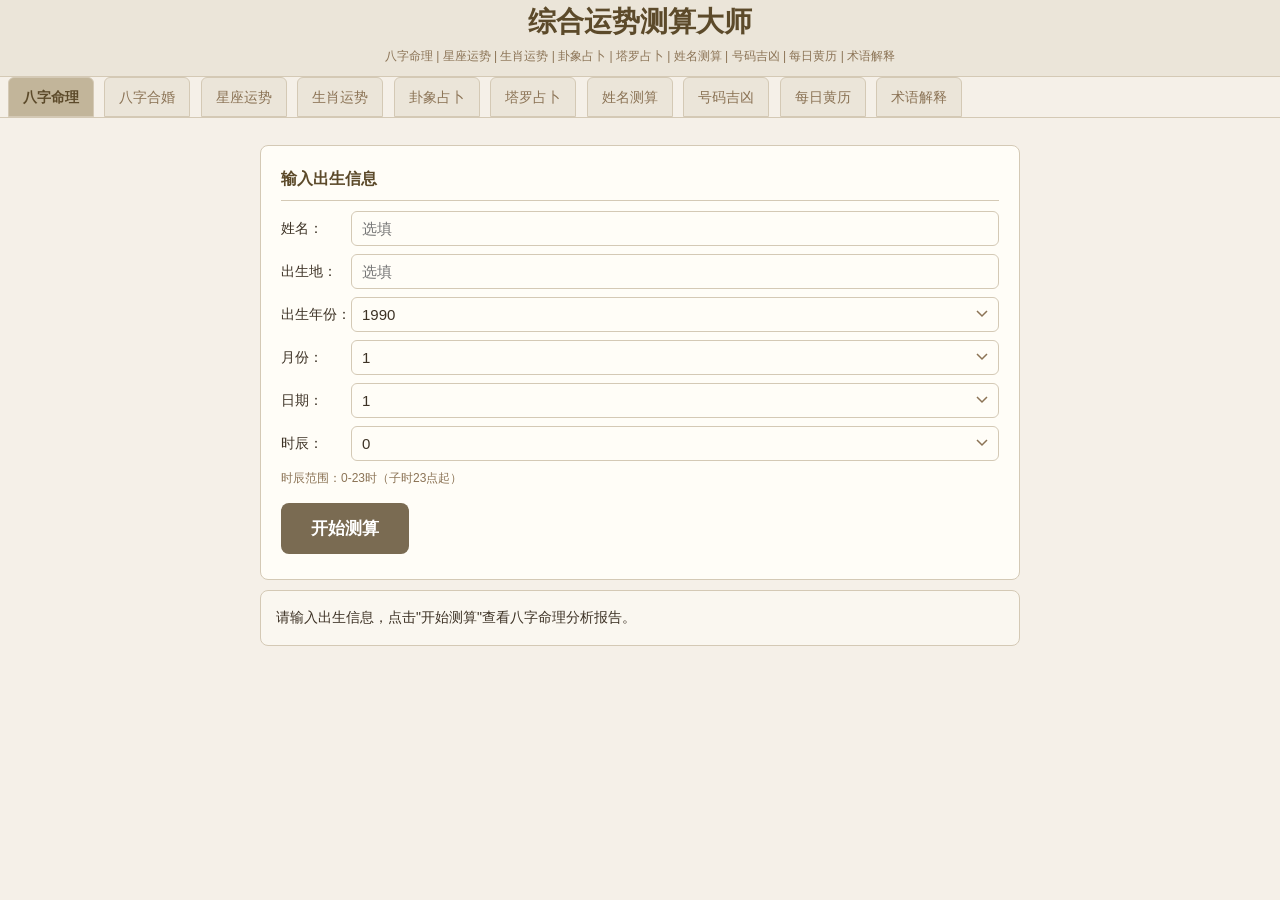
<file: fortune_master_web (2).html>
<!DOCTYPE html>
<html lang="zh-CN">
<head>
<meta charset="UTF-8">
<meta name="viewport" content="width=device-width,initial-scale=1.0,maximum-scale=1.0,user-scalable=no,viewport-fit=cover">
<title>综合运势测算大师</title>
<style>
:root{--bg:#f5f0e8;--bp:#fffdf7;--bi:#fffdf7;--ft:#5c4a2a;--fs:#8b7355;--fx:#3d3225;--bt:#7a6b52;--bh:#6b5c45;--ac:#2e7d5b;--bd:#d4c9b5;--tb:#ebe5d9;--ta:#c2b59a;--rb:#faf7f0}
*{margin:0;padding:0;box-sizing:border-box}
body{font-family:-apple-system,"Microsoft YaHei","PingFang SC",Arial,sans-serif;background:var(--bg);color:var(--fx);font-size:15px;line-height:1.6;-webkit-text-size-adjust:100%}
.hd{position:fixed;top:0;left:0;right:0;z-index:100;background:var(--tb);border-bottom:1px solid var(--bd);padding:10px 15px;text-align:center;padding-top:env(safe-area-inset-top,10px)}
.hd h1{font-size:22px;color:var(--ft);font-weight:bold}.hd p{font-size:12px;color:var(--fs);margin-top:2px}
.tn{position:fixed;top:72px;left:0;right:0;z-index:99;background:var(--bg);border-bottom:1px solid var(--bd);overflow-x:auto;-webkit-overflow-scrolling:touch;white-space:nowrap;padding:0 5px;scrollbar-width:none;padding-top:env(safe-area-inset-top,0px)}.tn::-webkit-scrollbar{display:none}
.tb{display:inline-block;padding:8px 14px;font-size:14px;color:var(--fs);background:var(--tb);border:1px solid var(--bd);border-radius:6px 6px 0 0;margin:5px 3px 0;cursor:pointer;-webkit-user-select:none;user-select:none;min-height:36px}.tb.on{background:var(--ta);color:var(--ft);font-weight:bold}
.ct{margin-top:130px;padding:10px 10px 30px;max-width:800px;margin-left:auto;margin-right:auto;padding-top:calc(env(safe-area-inset-top,0px) + 10px)}
.tc{display:none}.tc.on{display:block}
.pn{background:var(--bp);border:1px solid var(--bd);border-radius:8px;padding:15px;margin-bottom:10px}
.pt{font-size:16px;font-weight:bold;color:var(--ft);margin-bottom:10px;padding-bottom:8px;border-bottom:1px solid var(--bd)}
.fr{display:flex;align-items:center;margin-bottom:8px;flex-wrap:wrap}
.fr label{min-width:70px;font-size:14px;color:var(--fx);flex-shrink:0}
.fr input,.fr select,.fr textarea{flex:1;min-width:100px;padding:8px 10px;font-size:15px;border:1px solid var(--bd);border-radius:6px;background:var(--bi);color:var(--fx);outline:none;-webkit-appearance:none;appearance:none}
.fr input:focus,.fr select:focus,.fr textarea:focus{border-color:var(--bt)}
.fr select{background-image:url("data:image/svg+xml,%3Csvg xmlns='http://www.w3.org/2000/svg' width='12' height='8'%3E%3Cpath d='M1 1l5 5 5-5' stroke='%238b7355' fill='none' stroke-width='1.5'/%3E%3C/svg%3E");background-repeat:no-repeat;background-position:right 10px center;padding-right:30px}
.fr textarea{min-height:80px;resize:vertical}
.fh{font-size:12px;color:var(--fs);margin-bottom:8px}
.btn{display:inline-block;padding:10px 24px;font-size:16px;font-weight:bold;color:#fff;background:var(--bt);border:none;border-radius:8px;cursor:pointer;min-height:44px;-webkit-user-select:none;user-select:none;margin:5px 5px 5px 0}.btn:active{background:var(--bh)}
.btn2{background:#a89880}.btn2:active{background:#9a8a72}
.br{margin-top:10px}
.rb{background:var(--rb);border:1px solid var(--bd);border-radius:8px;padding:15px;margin-top:10px;white-space:pre-wrap;word-wrap:break-word;font-size:14px;line-height:1.7;max-height:600px;overflow-y:auto;-webkit-overflow-scrolling:touch}
.sg{display:flex;flex-wrap:wrap;gap:5px;margin:8px 0}
.sb{padding:6px 10px;font-size:14px;border:1px solid var(--bd);border-radius:6px;background:var(--bi);color:var(--fx);cursor:pointer;-webkit-user-select:none;user-select:none;min-height:36px}.sb.on{background:var(--ta);border-color:var(--bt);font-weight:bold}
.rg{display:flex;flex-wrap:wrap;gap:5px;margin:8px 0}
.rbtn{padding:6px 14px;font-size:14px;border:1px solid var(--bd);border-radius:6px;background:var(--bi);color:var(--fx);cursor:pointer;-webkit-user-select:none;user-select:none}.rbtn.on{background:var(--ta);border-color:var(--bt);font-weight:bold}
@media(min-width:768px){body{font-size:16px}.hd h1{font-size:28px}.ct{padding:15px 20px 40px}.pn{padding:20px}.btn{padding:12px 30px;font-size:17px}}
</style>
</head>
<body>
<div class="hd"><h1>综合运势测算大师</h1><p>八字命理 | 星座运势 | 生肖运势 | 卦象占卜 | 塔罗占卜 | 姓名测算 | 号码吉凶 | 每日黄历 | 术语解释</p></div>
<div class="tn" id="TN">
<div class="tb on" data-t="bazi" onclick="sw('bazi')">八字命理</div>
<div class="tb" data-t="match" onclick="sw('match')">八字合婚</div>
<div class="tb" data-t="xz" onclick="sw('xz')">星座运势</div>
<div class="tb" data-t="sx" onclick="sw('sx')">生肖运势</div>
<div class="tb" data-t="gua" onclick="sw('gua')">卦象占卜</div>
<div class="tb" data-t="tarot" onclick="sw('tarot')">塔罗占卜</div>
<div class="tb" data-t="name" onclick="sw('name')">姓名测算</div>
<div class="tb" data-t="num" onclick="sw('num')">号码吉凶</div>
<div class="tb" data-t="hl" onclick="sw('hl')">每日黄历</div>
<div class="tb" data-t="term" onclick="sw('term')">术语解释</div>
</div>
<div class="ct">
<!-- 八字命理 -->
<div class="tc on" id="t-bazi">
<div class="pn"><div class="pt">输入出生信息</div>
<div class="fr"><label>姓名：</label><input type="text" id="bN" placeholder="选填"></div>
<div class="fr"><label>出生地：</label><input type="text" id="bL" placeholder="选填"></div>
<div class="fr"><label>出生年份：</label><select id="bY"></select></div>
<div class="fr"><label>月份：</label><select id="bM"></select></div>
<div class="fr"><label>日期：</label><select id="bD"></select></div>
<div class="fr"><label>时辰：</label><select id="bH"></select></div>
<div class="fh">时辰范围：0-23时（子时23点起）</div>
<div class="br"><div class="btn" onclick="doBazi()">开始测算</div></div></div>
<div class="rb" id="bR">请输入出生信息，点击"开始测算"查看八字命理分析报告。</div></div>
<!-- 八字合婚 -->
<div class="tc" id="t-match">
<div class="pn"><div class="pt">输入双方出生信息</div>
<div style="color:var(--ac);font-weight:bold;margin-bottom:8px">甲方（你）</div>
<div class="fr"><label>姓名：</label><input type="text" id="mAN" placeholder="选填"></div>
<div class="fr"><label>年：</label><select id="mAY"></select><label style="min-width:30px;text-align:center">月：</label><select id="mAM"></select><label style="min-width:30px;text-align:center">日：</label><select id="mAD"></select><label style="min-width:30px;text-align:center">时：</label><select id="mAH"></select></div>
<div style="color:#2c6e91;font-weight:bold;margin:10px 0 8px">乙方（对方）</div>
<div class="fr"><label>姓名：</label><input type="text" id="mBN" placeholder="选填"></div>
<div class="fr"><label>年：</label><select id="mBY"></select><label style="min-width:30px;text-align:center">月：</label><select id="mBM"></select><label style="min-width:30px;text-align:center">日：</label><select id="mBD"></select><label style="min-width:30px;text-align:center">时：</label><select id="mBH"></select></div>
<div class="br"><div class="btn" onclick="doMatch()">开始合婚测算</div></div></div>
<div class="rb" id="mR">请输入双方出生信息，点击"开始合婚测算"。</div></div>
<!-- 星座运势 -->
<div class="tc" id="t-xz">
<div class="pn"><div class="pt">输入出生日期</div>
<div class="fr"><label>月份：</label><select id="xM"></select></div>
<div class="fr"><label>日期：</label><select id="xD"></select></div>
<div class="br"><div class="btn" onclick="doXZ()">查看星座运势</div><div class="btn btn2" onclick="doToday()">今日运势</div></div></div>
<div class="rb" id="xR">请选择出生日期，点击"查看星座运势"。</div></div>
<!-- 生肖运势 -->
<div class="tc" id="t-sx">
<div class="pn"><div class="pt">选择生肖</div>
<div class="sg" id="sxG"></div>
<div class="br"><div class="btn" onclick="doSX()">查看生肖运势</div><div class="btn btn2" onclick="toggleSXM()">生肖配对</div></div></div>
<div id="sxMP" class="pn" style="display:none"><div class="pt">生肖配对测算</div>
<div style="color:var(--ac);font-weight:bold;margin-bottom:5px">甲方生肖：</div><div class="sg" id="sxAG"></div>
<div style="color:#2c6e91;font-weight:bold;margin:8px 0 5px">乙方生肖：</div><div class="sg" id="sxBG"></div>
<div class="br"><div class="btn" onclick="doSXM()">开始配对</div></div></div>
<div class="rb" id="sxR">请选择生肖，点击"查看生肖运势"。</div></div>
<!-- 卦象占卜 -->
<div class="tc" id="t-gua">
<div class="pn"><div class="pt">周易卦象占卜</div>
<p style="margin-bottom:10px;color:var(--fs)">在心中默念你的问题，然后点击起卦</p>
<div class="br"><div class="btn" onclick="doGCoin()">简易起卦(三枚硬币法)</div><div class="btn btn2" onclick="doGRnd()">随机起卦</div><div class="btn btn2" onclick="doGAll()">查看六十四卦</div></div></div>
<div class="rb" id="gR">在心中默念你的问题，然后点击起卦按钮。</div></div>
<!-- 塔罗占卜 -->
<div class="tc" id="t-tarot">
<div class="pn"><div class="pt">塔罗牌占卜</div>
<p style="margin-bottom:10px;color:var(--fs)">在心中默念你的问题，然后选择占卜方式</p>
<div class="br"><div class="btn" onclick="doT('single')">单牌占卜</div><div class="btn btn2" onclick="doT('three')">三牌占卜</div><div class="btn btn2" onclick="doT('five')">五牌占卜</div></div>
<div class="br"><div class="btn btn2" onclick="doT('love')">爱情牌阵</div><div class="btn btn2" onclick="doT('career')">事业牌阵</div><div class="btn btn2" onclick="doT('decision')">决策牌阵</div></div></div>
<div class="rb" id="tR">在心中默念你的问题，然后选择占卜方式。</div></div>
<!-- 姓名测算 -->
<div class="tc" id="t-name">
<div class="pn"><div class="pt">五格剖象法姓名测算</div>
<div class="fr"><label>姓氏：</label><input type="text" id="nS" placeholder="如：张"></div>
<div class="fr"><label>名字：</label><input type="text" id="nG" placeholder="如：三丰"></div>
<div class="fh">姓氏和名字分开输入，如姓"张"名"三丰"</div>
<div class="br"><div class="btn" onclick="doName()">开始姓名测算</div></div></div>
<div class="rb" id="nR">请输入姓氏和名字，点击"开始姓名测算"。</div></div>
<!-- 号码吉凶 -->
<div class="tc" id="t-num">
<div class="pn"><div class="pt">号码吉凶分析</div>
<div class="fr"><label>号码：</label><input type="text" id="numI" placeholder="手机号/车牌号/其他号码"></div>
<div class="fh">输入手机号\u3001车牌号或其他数字号码</div>
<div class="br"><div class="btn" onclick="doNum()">开始分析</div></div></div>
<div class="rb" id="numR">请输入号码，点击"开始分析"。</div></div>
<!-- 每日黄历 -->
<div class="tc" id="t-hl">
<div class="pn"><div class="pt">每日黄历</div>
<div class="rg" id="hlOff"><div class="rbtn on" data-v="0" onclick="selHL(this)">今天</div><div class="rbtn" data-v="1" onclick="selHL(this)">明天</div><div class="rbtn" data-v="2" onclick="selHL(this)">后天</div></div>
<div class="br"><div class="btn" onclick="doHL()">查看黄历</div></div></div>
<div class="rb" id="hlR"></div></div>
<!-- 术语解释 -->
<div class="tc" id="t-term">
<div class="pn"><div class="pt">术语解释</div>
<p style="margin-bottom:8px;color:var(--fs)">粘贴或输入任何不懂的内容，程序将自动识别并解释其中的专业术语</p>
<div class="fr"><textarea id="tmI" placeholder="在此输入或粘贴包含术语的文本..."></textarea></div>
<div class="br"><div class="btn" onclick="doTerm()">开始解释</div><div class="btn btn2" onclick="doAllTerm()">常见术语速查</div></div></div>
<div class="rb" id="tmR">请输入需要解释的内容，点击"开始解释"。</div></div>
</div>
<script>
// ===== 数据常量 =====
var TG=['甲','乙','丙','丁','戊','己','庚','辛','壬','癸'],DZ=['子','丑','寅','卯','辰','巳','午','未','申','酉','戌','亥'];
var WXG=['木','木','火','火','土','土','金','金','水','水'],WXZ=['水','土','木','木','土','火','火','土','金','金','土','水'];
var SX=['鼠','牛','虎','兔','龙','蛇','马','羊','猴','鸡','狗','猪'],SE=['🐀','🐂','🐅','🐇','🐉','🐍','🐴','🐑','🐵','🐔','🐶','🐷'];
var GYY=['阳','阴','阳','阴','阳','阴','阳','阴','阳','阴'];
var NY=['海中金','炉中火','大林木','路旁土','剑锋金','山头火','涧下水','城头土','白蜡金','杨柳木','泉中水','屋上土','霹雳火','松柏木','长流水','砂中金','山下火','平地木','壁上土','金箔金','覆灯火','天河水','大驿土','钗钏金','桑柘木','大溪水','沙中土','天上火','石榴木','大海水'];
var SK={'木':{生:'火',克:'土',被生:'水',被克:'金',同:'木'},'火':{生:'土',克:'金',被生:'木',被克:'水',同:'火'},'土':{生:'金',克:'水',被生:'火',被克:'木',同:'土'},'金':{生:'水',克:'木',被生:'土',被克:'火',同:'金'},'水':{生:'木',克:'火',被生:'金',被克:'土',同:'水'}};
var SM={'比肩':'自我\u3001独立\u3001竞争','劫财':'争夺\u3001冲动\u3001社交','食神':'才华\u3001享受\u3001温和','伤官':'叛逆\u3001创意\u3001表现','偏财':'意外之财\u3001人缘','正财':'稳定收入\u3001务实','七杀':'魄力\u3001压力\u3001权威','正官':'自律\u3001责任\u3001地位','偏印':'直觉\u3001孤独\u3001偏才','正印':'学业\u3001贵人\u3001仁慈'};
var SCN=["子时(23-1点)","丑时(1-3点)","寅时(3-5点)","卯时(5-7点)","辰时(7-9点)","巳时(9-11点)","午时(11-13点)","未时(13-15点)","申时(15-17点)","酉时(17-19点)","戌时(19-21点)","亥时(21-23点)"];
var XZD=[{n:'摩羯座',e:'Capricorn',d:'12.22-1.19',el:'土',em:'♑',tr:'踏实稳重\u3001有责任心\u3001目标明确',dt:'摩羯座是十二星座中最有耐心的星座。他们像山羊一样，一步一个脚印地攀登人生高峰。',st:'责任感强\u3001意志坚定\u3001善于规划\u3001务实可靠',wk:'有时过于保守\u3001对自己要求太严格\u3001不太善于表达感情',lk:['事业运势稳步上升，适合制定长期计划','财运方面需要耐心等待时机','感情上可能遇到志同道合的人']},{n:'水瓶座',e:'Aquarius',d:'1.20-2.18',el:'风',em:'♒',tr:'独立创新\u3001思想前卫\u3001友善博爱',dt:'水瓶座是十二星座中最具独创性的星座。他们思维超前，常常有别人想不到的点子。',st:'创意无限\u3001独立思考\u3001友善博爱\u3001适应力强',wk:'有时过于理想化\u3001感情上显得疏离\u3001固执己见',lk:['创意灵感爆发，适合开展新项目','社交运势旺盛，人脉拓展','需要注意休息，避免过度劳累']},{n:'双鱼座',e:'Pisces',d:'2.19-3.20',el:'水',em:'♓',tr:'浪漫多情\u3001直觉敏锐\u3001富有同情心',dt:'双鱼座是十二星座中最富有同情心的星座。他们像水一样柔软，能够感知到周围人的情绪变化。',st:'直觉敏锐\u3001富有同情心\u3001想象力丰富\u3001适应力强',wk:'有时过于敏感\u3001容易逃避现实\u3001优柔寡断',lk:['直觉力增强，适合做重要决策','艺术创作灵感充沛','感情运势甜蜜，单身者有望脱单']},{n:'白羊座',e:'Aries',d:'3.21-4.19',el:'火',em:'♈',tr:'热情冲动\u3001勇敢直率\u3001天生的领导者',dt:'白羊座是十二星座中的第一个星座，代表着新的开始。他们充满活力和激情。',st:'勇敢果断\u3001充满活力\u3001领导力强\u3001积极乐观',wk:'有时过于冲动\u3001缺乏耐心\u3001容易与人发生冲突',lk:['行动力十足，适合启动新计划','竞争中获得优势','注意控制情绪，避免冲动决策']},{n:'金牛座',e:'Taurus',d:'4.20-5.20',el:'土',em:'♉',tr:'稳重务实\u3001耐心坚韧\u3001注重品质',dt:'金牛座是十二星座中最稳重的星座。他们像大地一样踏实可靠。',st:'踏实可靠\u3001耐心坚韧\u3001审美品味高\u3001理财能力强',wk:'有时过于固执\u3001不喜欢变化\u3001占有欲较强',lk:['财运亨通，投资有望获利','工作稳定发展，获得认可','适合享受生活，犒劳自己']},{n:'双子座',e:'Gemini',d:'5.21-6.21',el:'风',em:'♊',tr:'聪明灵活\u3001善于沟通\u3001好奇心强',dt:'双子座是十二星座中最善于沟通的星座。他们思维敏捷，口才出众。',st:'聪明伶俐\u3001口才出众\u3001适应力强\u3001知识面广',wk:'有时过于善变\u3001注意力不集中\u3001表面化',lk:['沟通能力突出，谈判顺利','学习运佳，适合考试面试','社交活动频繁，注意时间管理']},{n:'巨蟹座',e:'Cancer',d:'6.22-7.22',el:'水',em:'♋',tr:'温柔体贴\u3001重视家庭\u3001情感丰富',dt:'巨蟹座是十二星座中最重视家庭的星座。他们像螃蟹一样，外表坚硬但内心柔软。',st:'温柔体贴\u3001重视家庭\u3001直觉敏锐\u3001记忆力好',wk:'有时过于敏感\u3001情绪化\u3001缺乏安全感',lk:['家庭和谐，亲情温暖','职场获得贵人相助','投资理财需谨慎，不宜冒险']},{n:'狮子座',e:'Leo',d:'7.23-8.22',el:'火',em:'♌',tr:'自信大方\u3001慷慨热情\u3001天生王者',dt:'狮子座是十二星座中最具王者风范的星座。他们像太阳一样光芒四射。',st:'自信大方\u3001领导力强\u3001慷慨热情\u3001忠诚可靠',wk:'有时过于骄傲\u3001需要过多关注\u3001控制欲强',lk:['领导力得到发挥，团队协作顺利','桃花运旺盛，魅力四射','注意谦虚待人，避免骄傲']},{n:'处女座',e:'Virgo',d:'8.23-9.22',el:'土',em:'♍',tr:'细致完美\u3001分析力强\u3001追求品质',dt:'处女座是十二星座中最追求完美的星座。他们有一双发现细节的眼睛。',st:'细致认真\u3001分析力强\u3001追求完美\u3001善于整理',wk:'有时过于挑剔\u3001对自己和他人要求太高\u3001容易焦虑',lk:['工作效率极高，细节把控到位','健康运势良好，适合开始健身','感情上需要更多表达和沟通']},{n:'天秤座',e:'Libra',d:'9.23-10.23',el:'风',em:'♎',tr:'优雅和谐\u3001公正公平\u3001社交达人',dt:'天秤座是十二星座中最追求和谐的星座。他们像天平一样追求平衡和公正。',st:'公正公平\u3001善于社交\u3001审美品味高\u3001优雅迷人',wk:'有时过于犹豫\u3001难以做出决定\u3001过于在意他人看法',lk:['人际关系和谐，合作顺利','审美眼光独到，适合艺术相关','需要果断决策，避免犹豫不决']},{n:'天蝎座',e:'Scorpio',d:'10.24-11.22',el:'水',em:'♏',tr:'神秘深邃\u3001意志坚定\u3001洞察力强',dt:'天蝎座是十二星座中最具神秘感的星座。他们像深海一样，表面平静但内心蕴含巨大的力量。',st:'意志坚定\u3001洞察力强\u3001忠诚专一\u3001执行力强',wk:'有时过于多疑\u3001报复心强\u3001不容易信任他人',lk:['洞察力敏锐，能发现隐藏机会','感情深沉专一，关系更加稳固','适合深入研究或调查工作']},{n:'射手座',e:'Sagittarius',d:'11.23-12.21',el:'火',em:'♐',tr:'乐观开朗\u3001热爱自由\u3001追求真理',dt:'射手座是十二星座中最热爱自由的星座。他们像弓箭手一样，永远瞄准远方。',st:'乐观开朗\u3001热爱自由\u3001追求真理\u3001幽默风趣',wk:'有时过于直白\u3001缺乏耐心\u3001承诺感不强',lk:['旅行运极佳，适合出行或出差','学业运上升，考试运佳','自由职业者有望获得突破']}];
var SXI={'鼠':{el:'水',yy:'阳',ps:'聪明机灵\u3001善于社交\u3001适应力强',dp:'属鼠的人天生聪慧，反应敏捷，善于观察和分析。',ft:'鼠年出生的人天生聪慧，善于把握机会。今年事业运势稳步上升。',cr:'今年事业上会有不错的突破，你的聪明才智会得到领导的赏识。',lv:'感情运势整体向好。已有伴侣的人，今年是加深感情的好时机。',ht:'健康方面需要注意肠胃和睡眠质量。建议规律作息，适当运动。',bm:['龙','猴','牛'],am:['马','兔','羊']},'牛':{el:'土',yy:'阴',ps:'勤劳踏实\u3001坚韧不拔\u3001忠诚可靠',dp:'属牛的人是最可靠的朋友和伙伴。他们做事脚踏实地。',ft:'牛年出生的人踏实肯干，持之以恒。今年财运稳定增长。',cr:'事业运势稳步上升。你的踏实和认真会得到认可。',lv:'感情方面比较稳定，但可能缺乏一些浪漫。',ht:'健康运势良好，但需要注意关节和骨骼的保养。',bm:['鼠','蛇','鸡'],am:['马','羊','狗']},'虎':{el:'木',yy:'阳',ps:'勇敢果断\u3001自信大方\u3001富有冒险精神',dp:'属虎的人天生具有领导气质，他们勇敢\u3001自信\u3001充满活力。',ft:'虎年出生的人威风凛凛，领导力强。今年适合大胆创新。',cr:'事业上有重大突破的可能。勇敢地做出决定吧。',lv:'感情运势波动较大。已有伴侣的人需要注意沟通。',ht:'注意控制情绪，避免因为压力过大而影响健康。',bm:['马','狗','猪'],am:['蛇','猴']},'兔':{el:'木',yy:'阴',ps:'温和善良\u3001心思细腻\u3001优雅从容',dp:'属兔的人是最温柔的生肖之一。他们心思细腻，善解人意。',ft:'兔年出生的人温文尔雅，人缘极佳。今年感情运旺盛。',cr:'事业上稳步发展，适合深耕专业领域。',lv:'感情运非常旺盛！单身的人今年脱单的几率很高。',ht:'健康方面需要注意饮食均衡。',bm:['羊','狗','猪'],am:['鼠','龙','鸡']},'龙':{el:'土',yy:'阳',ps:'气宇轩昂\u3001才华横溢\u3001志向远大',dp:'属龙的人是最有魅力的生肖之一。他们天生自带光环。',ft:'龙年出生的人天赋异禀，贵人运强。今年是大展宏图的好时机。',cr:'事业运势非常强劲！今年可能会有重大的晋升或转行机会。',lv:'感情方面，你的魅力会吸引很多人。',ht:'精力充沛，但也要注意劳逸结合。',bm:['鼠','猴','鸡'],am:['狗','兔','龙']},'蛇':{el:'火',yy:'阴',ps:'智慧深沉\u3001直觉敏锐\u3001优雅神秘',dp:'属蛇的人是最有智慧的生肖之一。他们思维深邃，洞察力极强。',ft:'蛇年出生的人智慧过人，洞察力强。今年财运亨通。',cr:'事业上适合做策略性工作。你的洞察力会让你脱颖而出。',lv:'感情运势平稳。已有伴侣的人关系稳定。',ht:'注意休息，避免过度用脑。',bm:['牛','鸡'],am:['虎','猪']},'马':{el:'火',yy:'阳',ps:'热情奔放\u3001自由不羁\u3001精力充沛',dp:'属马的人是最有活力的生肖之一。他们热情开朗，行动力极强。',ft:'马年出生的人活力四射，行动力强。今年事业运上升。',cr:'事业运非常好，有升职加薪的机会。',lv:'感情运势不错，但要注意给伴侣足够的空间。',ht:'精力充沛，但要注意运动安全。',bm:['虎','羊','狗'],am:['鼠','牛','兔']},'羊':{el:'土',yy:'阴',ps:'温顺善良\u3001富有艺术气质\u3001内心丰富',dp:'属羊的人是最有艺术气质的生肖之一。他们内心丰富，感情细腻。',ft:'羊年出生的人心地善良，人缘极佳。今年适合学习进修。',cr:'事业上适合学习和积累。今年是打基础的好时机。',lv:'感情运势温暖甜蜜。已有伴侣的人会感受到更多的幸福。',ht:'注意情绪管理，避免因为压力而影响睡眠。',bm:['兔','马','猪'],am:['牛','鼠','狗']},'猴':{el:'金',yy:'阳',ps:'聪明伶俐\u3001机智灵活\u3001幽默风趣',dp:'属猴的人是最聪明的生肖之一。他们反应敏捷，口才出众。',ft:'猴年出生的人聪明机智，应变能力强。今年财运大旺。',cr:'事业上有突破性进展。你的创意和执行力会让你脱颖而出。',lv:'感情运势活跃，社交场合中容易遇到心仪对象。',ht:'健康运势良好，但要注意饮食规律。',bm:['鼠','龙'],am:['虎','猪']},'鸡':{el:'金',yy:'阴',ps:'勤奋努力\u3001观察力强\u3001追求完美',dp:'属鸡的人是最勤勉的生肖之一。他们做事认真负责，追求完美。',ft:'鸡年出生的人勤勉认真，注重细节。今年工作运极佳。',cr:'工作运极佳，有望获得重要成就。',lv:'感情方面比较挑剔，建议放宽心态。',ht:'注意休息，避免过度劳累。',bm:['牛','龙','蛇'],am:['兔','狗','鸡']},'狗':{el:'土',yy:'阳',ps:'忠诚正直\u3001勇敢善良\u3001有责任感',dp:'属狗的人是最忠诚的生肖之一。他们正直善良，有着强烈的责任感。',ft:'狗年出生的人忠诚可靠，值得信赖。今年贵人运强。',cr:'贵人运强，人际关系和谐。在工作中会得到同事和领导的支持。',lv:'感情运势稳定而温暖。已有伴侣的人关系更加牢固。',ht:'健康运势平稳，但要注意心理健康。',bm:['虎','兔','马'],am:['龙','牛','羊','鸡']},'猪':{el:'水',yy:'阴',ps:'豁达乐观\u3001真诚善良\u3001福气满满',dp:'属猪的人是最有福气的生肖之一。他们豁达乐观，真诚善良。',ft:'猪年出生的人福气深厚，乐天知命。今年整体运势平稳向好。',cr:'事业运势平稳，不会有太大的波动。适合稳扎稳打。',lv:'感情运势甜蜜温暖。已有伴侣的人会感受到更多的幸福。',ht:'健康运势良好，但要注意控制饮食。',bm:['虎','兔','羊'],am:['蛇','猴']}};
var TR=[{n:'愚者 The Fool',nm:0,em:'🃏',u:'新的开始\u3001冒险精神\u3001无限可能\u3001纯真自由',r:'鲁莽行事\u3001缺乏计划\u3001犹豫不决\u3001不切实际',a:'勇敢迈出第一步，相信直觉，拥抱未知',d:'愚者是塔罗牌的起点，编号为0，代表无限的可能性。正位代表新的机遇和冒险精神。'},{n:'魔术师 The Magician',nm:1,em:'🎩',u:'创造力\u3001技巧娴熟\u3001自信满满\u3001掌控全局',r:'欺骗操纵\u3001才能浪费\u3001缺乏自信\u3001计划失败',a:'善用自己的才能和资源，专注目标',d:'魔术师代表创造力和行动力。桌上摆放着四件宝物，代表他拥有实现目标所需的一切资源。'},{n:'女祭司 The High Priestess',nm:2,em:'🌙',u:'直觉敏锐\u3001内在智慧\u3001神秘\u3001耐心等待',r:'忽视直觉\u3001表面化\u3001秘密暴露\u3001急躁',a:'倾听内心的声音，保持耐心',d:'女祭司代表直觉和内在智慧。答案不在外面，而在你的内心深处。'},{n:'女皇 The Empress',nm:3,em:'👑',u:'丰盛富足\u3001母性光辉\u3001创造力\u3001自然之美',r:'依赖过度\u3001创造力枯竭\u3001忽视自我\u3001贫乏',a:'关爱自己和他人，享受生活的美好',d:'女皇代表丰盛和滋养。她代表母性\u3001创造力和感官享受。'},{n:'皇帝 The Emperor',nm:4,em:'🏛️',u:'权威领导\u3001稳定秩序\u3001纪律严明\u3001父性力量',r:'专制独裁\u3001僵化固执\u3001控制欲强\u3001混乱',a:'建立秩序和规则，保持理性决策',d:'皇帝代表权威和秩序。他手持权杖，代表他对领域的掌控力。'},{n:'教皇 The Hierophant',nm:5,em:'📖',u:'传统智慧\u3001精神指引\u3001教育传承\u3001信仰坚定',r:'打破常规\u3001自由思考\u3001反叛传统\u3001教条主义',a:'寻求良师益友的指导，保持学习的态度',d:'教皇代表传统智慧和精神指引。建议你向有经验的人学习。'},{n:'恋人 The Lovers',nm:6,em:'💕',u:'爱情美满\u3001重要选择\u3001价值观契合\u3001和谐关系',r:'感情危机\u3001选择困难\u3001价值观冲突\u3001不和谐',a:'遵从内心做出选择，珍惜重要关系',d:'恋人牌不仅仅代表爱情，更代表重要的选择。面对人生的重要选择时，要遵从内心的声音。'},{n:'战车 The Chariot',nm:7,em:'⚡',u:'胜利凯旋\u3001意志坚定\u3001克服困难\u3001掌控方向',r:'失去控制\u3001方向迷失\u3001内心冲突\u3001挫败',a:'坚定信念，克服障碍，勇往直前',d:'战车代表意志力和胜利。只要坚定信念，就能克服一切困难。'},{n:'力量 Strength',nm:8,em:'🦁',u:'内在力量\u3001勇气坚韧\u3001自我控制\u3001温柔坚定',r:'缺乏自信\u3001软弱无力\u3001自我怀疑\u3001冲动',a:'用温柔的力量化解困难，保持耐心',d:'力量牌代表内在的勇气和坚韧。真正的力量不是蛮力，而是内心的坚定和温柔。'},{n:'隐者 The Hermit',nm:9,em:'🏔️',u:'内省沉思\u3001寻求真理\u3001独处智慧\u3001精神探索',r:'孤立自闭\u3001逃避现实\u3001固执己见\u3001迷失方向',a:'给自己独处的时间，深入思考人生方向',d:'隐者代表独处和内省。灯笼里的星星象征内在的智慧之光。'},{n:'命运之轮 Wheel of Fortune',nm:10,em:'🎡',u:'命运转折\u3001好运降临\u3001循环变化\u3001机遇来临',r:'厄运降临\u3001抗拒变化\u3001坏运气\u3001失去机会',a:'顺应命运的变化，把握转机',d:'命运之轮代表命运的循环和转折。变化是永恒的，重要的是在变化中保持平衡和希望。'},{n:'正义 Justice',nm:11,em:'⚖️',u:'公正公平\u3001真相大白\u3001因果报应\u3001法律事务',r:'不公正\u3001逃避责任\u3001偏见歧视\u3001不诚实',a:'做出公正的决定，承担应有的责任',d:'正义牌代表公正和真相。种什么因就得什么果。'},{n:'倒吊人 The Hanged Man',nm:12,em:'🔄',u:'换个角度\u3001牺牲奉献\u3001等待时机\u3001新的领悟',r:'无谓牺牲\u3001拖延等待\u3001固执己见\u3001拒绝改变',a:'尝试换个角度看问题，耐心等待',d:'倒吊人代表换个角度看世界。有时候暂停下来，换一个角度思考，会有意想不到的收获。'},{n:'死神 Death',nm:13,em:'🥀',u:'结束与新生\u3001转变蜕变\u3001放下过去\u3001全新开始',r:'抗拒改变\u3001恐惧结束\u3001停滞不前\u3001执着过去',a:'勇敢面对结束，迎接新的开始',d:'死神牌并不代表真正的死亡，而是代表深刻的转变和结束。每个结束都是一个新的开始。'},{n:'节制 Temperance',nm:14,em:'🕊️',u:'平衡和谐\u3001耐心节制\u3001适度中庸\u3001融合协调',r:'失去平衡\u3001过度放纵\u3001缺乏耐心\u3001冲突',a:'保持平衡，凡事适度',d:'节制牌代表平衡和调和。一位天使将水从一个杯子倒入另一个杯子，象征不同元素的融合与平衡。'},{n:'恶魔 The Devil',nm:15,em:'⛓️',u:'束缚诱惑\u3001欲望执念\u3001物质主义\u3001阴暗面',r:'挣脱束缚\u3001摆脱诱惑\u3001重获自由\u3001面对阴暗',a:'审视自己的执念，勇敢挣脱束缚',d:'恶魔牌代表诱惑和束缚。很多时候束缚我们的不是外在的力量，而是我们自己的执念和欲望。'},{n:'高塔 The Tower',nm:16,em:'🌩️',u:'突变崩塌\u3001真相揭露\u3001打破旧规\u3001浴火重生',r:'延缓灾难\u3001恐惧改变\u3001逃避现实\u3001小挫折',a:'接受突如其来的变化，在废墟中重建',d:'高塔牌代表突如其来的变化。有时候旧的结构必须被摧毁，才能建立更好的新结构。'},{n:'星星 The Star',nm:17,em:'⭐',u:'希望光明\u3001灵感启示\u3001内心平静\u3001美好未来',r:'失去希望\u3001悲观失望\u3001缺乏信心\u3001迷茫',a:'保持希望和信心，美好的事情即将发生',d:'星星牌代表希望和治愈。一位少女跪在水边，将两壶水分别倒入大地和池塘，象征净化和更新。'},{n:'月亮 The Moon',nm:18,em:'🌕',u:'幻觉迷惑\u3001潜意识\u3001不安焦虑\u3001直觉',r:'真相显现\u3001恐惧消散\u3001走出迷雾\u3001清晰',a:'面对内心的恐惧，相信直觉',d:'月亮牌代表潜意识和幻觉。事情可能不是表面看起来的那样，需要用心去感受真相。'},{n:'太阳 The Sun',nm:19,em:'☀️',u:'成功喜悦\u3001活力充沛\u3001光明正大\u3001幸福美满',r:'暂时挫折\u3001过度乐观\u3001自信不足\u3001延迟成功',a:'保持积极乐观，成功就在眼前',d:'太阳牌是塔罗牌中最积极的牌之一。一个孩子骑在白马上，在阳光下自由奔跑。一切都在向好的方向发展。'},{n:'审判 Judgement',nm:20,em:'📯',u:'觉醒重生\u3001重要决定\u3001自我评价\u3001救赎',r:'自我怀疑\u3001逃避审判\u3001犹豫不决\u3001无法释怀',a:'勇敢面对自我评价，做出重要决定',d:'审判牌代表觉醒和重生。天使吹响号角，人们从棺材中站起来，象征着一个深刻的觉醒时刻。'},{n:'世界 The World',nm:21,em:'🌍',u:'圆满完成\u3001功德圆满\u3001整合成就\u3001新旅程',r:'未完成\u3001缺乏结束\u3001不满足\u3001延迟成功',a:'庆祝你的成就，准备迎接新的旅程',d:'世界牌是塔罗大阿卡纳的最后一张牌，代表圆满和完成。你正在或即将完成一个重要的人生阶段。'}];
var SP={single:{nm:'单牌占卜',cnt:1,pos:['当前指引'],ds:'需要一个快速指引或回答一个简单问题'},three:{nm:'三牌占卜（过去-现在-未来）',cnt:3,pos:['过去','现在','未来'],ds:'了解一件事的发展脉络和趋势'},five:{nm:'五牌占卜（综合分析）',cnt:5,pos:['过去','现在','未来','建议','结果'],ds:'深入分析一个复杂问题'},love:{nm:'爱情牌阵',cnt:4,pos:['你','对方','关系现状','建议'],ds:'分析爱情关系中的双方和关系走向'},career:{nm:'事业牌阵',cnt:4,pos:['现状','挑战','建议','结果'],ds:'分析事业发展方向和职场问题'},decision:{nm:'决策牌阵',cnt:6,pos:['问题','选项A','选项B','影响因素','建议','结果'],ds:'面对两个选择时，帮助分析利弊做出决策'}};
var SK_DATA={1:['吉','万物开泰，最大吉数','为太极之数，万物开基。'],2:['凶','动摇不安，一荣一枯','混沌未定，为最大凶恶的数理。'],3:['吉','如意吉祥，旭日东升','如日初升，蓬勃向上。'],4:['凶','万事休止，凶祸叠来','凶变劫难，万事休止。'],5:['凶','福禄长寿，阴阳和合','福禄寿三数俱全。'],6:['吉','安稳余庆，吉人天相','天德地祥具备。'],7:['吉','精力旺盛，刚毅果断','精力旺盛，头脑敏锐。'],8:['吉','坚刚志强，意志坚强','意志如铁石。'],9:['凶','穷迫逆境，灾祸频来','穷迫逆境，灾祸频来。'],10:['凶','万事终局，零暗空虚','零暗万事尽头。'],11:['吉','旱苗逢雨，枯木逢春','阴阳复新，万事顺利。'],12:['凶','薄弱无力，柔弱困难','意志脆弱，家属缘薄。'],13:['吉','智能超群，博学多才','富于学艺才能。'],14:['凶','破兆浮沉，穷困逆境','浮沉不定，多破兆。'],15:['吉','福寿圆满，富贵荣誉','福寿圆满，富贵荣誉。'],16:['吉','厚重载德，安富尊荣','贵人得助，天降好运。'],17:['吉','突破万难，刚柔相济','权威刚强。'],18:['吉','有志竟成，内外有运','有志竟成，名利双收。'],19:['凶','多难风云，病弱废疾','多忧思疑虑，病弱废疾。'],20:['凶','破灭衰亡，灾难叠来','非运空虚，浮沉不定。'],21:['凶','明月中天，独立权威','首领之数，享天赋之幸福。'],22:['凶','秋草逢霜，困难疾弱','百事不如意数。'],23:['吉','旭日东升，壮丽壮观','旭日东升之象。'],24:['吉','家门余庆，金钱丰盈','策马前行，仍可成功。'],25:['凶','英俊刚毅，荣华清秀','资性英敏，但易生不满。'],26:['凶','变怪奇异，波澜起伏','英雄运格，波澜重叠。'],27:['凶','足智多谋，自损自伤','刚柔相济，但自损自伤。'],28:['凶','阔水浮萍，豪杰气概','豪气生离，家属缘薄。'],29:['吉','智谋优秀，财力归集','享天赋幸福之运。'],30:['凶','浮沉不定，吉凶参半','浮沉不定，成败不定。'],31:['吉','春日花开，智勇得志','智仁勇俱备。'],32:['吉','宝马金鞍，侥幸多望','贵人得助，财帛如裕。'],33:['吉','旭日升天，家门隆昌','名闻天下。'],34:['凶','破家之身，见识短小','见识短小，辛苦困难。'],35:['凶','高楼望月，温和平静','保守平安，有艺术才华。'],36:['凶','波澜壮阔，风浪不息','义气助人。'],37:['吉','猛虎出林，权威显达','享天赋幸福。'],38:['凶','磨铁成针，意志薄弱','难成大事。'],39:['吉','富贵繁荣，开花结果','享天赋幸福。'],40:['凶','智谋胆力，投机冒险','浮沉不定之象。'],41:['吉','纯阳独秀，德望高大','得上司提拔。'],42:['凶','寒蝉在柳，十艺九穷','十艺九穷。'],43:['凶','散财破产，诸事不宜','诸事不宜。'],44:['凶','烦闷损寿，破灭之兆','家属缘薄。'],45:['凶','顺风扬帆，新生泰和','但缺乏毅力。'],46:['凶','载宝沉舟，难以成功','难以成功。'],47:['吉','点石成金，开花结果','万事如意。'],48:['吉','智谋兼备，德智荣昌','可成大业。'],49:['凶','吉凶难分，转变运数','成败不定。'],50:['凶','小舟入海，吉凶参半','吉凶参半。'],51:['凶','一盛一衰，浮沉不定','需谨慎行事。'],52:['凶','先见之明，理想实现','理想可实现。'],53:['凶','忧愁困苦，内外不和','难以成功。'],54:['凶','石上栽花，难得结果','辛苦困难。'],55:['凶','善恶分明，浮沉多端','有凶有吉。'],56:['凶','浪里行舟，历尽艰辛','难以成功。'],57:['凶','寒雪青松，刚毅果敢','运势不佳。'],58:['凶','晚行遇月，先苦后甜','可享晚年幸福。'],59:['凶','寒蝉悲风，意志薄弱','诸事不宜。'],60:['凶','无谋无勇，暗淡无光','难以成功。'],61:['凶','名利双收，繁荣富贵','但需谨慎。'],62:['凶','衰败暗淡，基础不固','难以成功。'],63:['凶','富贵荣华，身心安泰','但需谨慎。'],64:['凶','骨肉分离，孤独遭难','诸事不宜。'],65:['凶','富贵至极，家运隆昌','但需谨慎。'],66:['凶','黑夜茫茫，内外不和','难以成功。'],67:['凶','天赋幸运，财源广进','但需谨慎。'],68:['凶','兴家立业，才华横溢','但需谨慎。'],69:['凶','坐立不安，穷困逆境','诸事不宜。'],70:['凶','惨淡经营，空虚困乏','难以成功。'],71:['凶','石中隐玉，有德有才','但需时机。'],72:['凶','劳苦辛勤，面有难色','难以成功。'],73:['凶','高远无极，志向高远','但需谨慎。'],74:['凶','沉沦逆运，暗淡无光','难以成功。'],75:['凶','守此数者，有智无谋','难以成功。'],76:['凶','倾覆离散，此数大凶','诸事不宜。'],77:['凶','半吉半凶，此数多凶','需谨慎。'],78:['凶','晚景凄凉，劳而无功','难以成功。'],79:['凶','云头望月，身疲力尽','难以成功。'],80:['凶','遁隐退志，辛苦困难','难以成功。'],81:['吉','万物回春，积极向上','享天赋幸福。']};
var DWX={1:'水',2:'火',3:'木',4:'金',5:'土',6:'水',7:'火',8:'木',9:'金',0:'土'};
var DM={0:'圆满\u3001无限',1:'独立\u3001领导',2:'合作\u3001平衡',3:'创造\u3001活力',4:'稳定\u3001基础',5:'自由\u3001变化',6:'和谐\u3001责任',7:'智慧\u3001内省',8:'财富\u3001成功',9:'完成\u3001奉献'};
var HLY=['嫁娶','搬家','出行','动土','开业','求职','签约','祭祀','祈福','安床','纳采','修造','开市','交易','入宅','安葬','冠笄','伐木','捕捉','栽种','牧养','纳畜','求医','解除','沐浴','扫舍','理发','求嗣','开仓','出货','立券','纳财'];
var HLJ=['嫁娶','搬家','出行','动土','开业','安葬','入宅','修造','开市','交易','祈福','纳采','安床','伐木','栽种','纳畜','求医','上梁','竖柱','开仓','出货','破土','行丧','造庙'];
var JS=['天德','月德','天恩','福星','天喜','天医','青龙','明堂','金匮','天贵','驿马','天嗣','禄勋','玉堂','司命','三合'];
var XS=['天刑','地煞','月破','大耗','小耗','五鬼','朱雀','白虎','天狗','吊客','病符','死符','岁破','暗金'];
var CS={'子':['午','马','南'],'丑':['未','羊','东'],'寅':['申','猴','北'],'卯':['酉','鸡','西'],'辰':['戌','狗','南'],'巳':['亥','猪','东'],'午':['子','鼠','北'],'未':['丑','牛','西'],'申':['寅','虎','南'],'酉':['卯','兔','东'],'戌':['辰','龙','北'],'亥':['巳','蛇','西']};
var PG={'甲':'甲不开仓财物耗散','乙':'乙不栽植千株不长','丙':'丙不修灶必见灾殃','丁':'丁不剃头头必生疮','戊':'戊不受田田主不祥','己':'己不破券二比并亡','庚':'庚不经络织机虚张','辛':'辛不合酱主人不尝','壬':'壬不汲水更难提防','癸':'癸不词讼理弱敌强'};
var PZ={'子':'子不问卜自惹祸殃','丑':'丑不冠带主不还乡','寅':'寅不祭祀神鬼不尝','卯':'卯不穿井水泉不香','辰':'辰不哭泣必主重丧','巳':'巳不远行财物伏藏','午':'午不苫盖屋主更张','未':'未不服药毒气入肠','申':'申不安床鬼祟入房','酉':'酉不宴客醉坐颠狂','戌':'戌不吃犬作怪上床','亥':'亥不远行作事无成'};
var WD={'金':{j:['西方','西北'],y:['东方','东南']},'木':{j:['东方','东南'],y:['西方','西北']},'水':{j:['北方','东北'],y:['南方','西南']},'火':{j:['南方','西南'],y:['北方','东北']},'土':{j:['中央','东北','西南'],y:['东方','西方']}};
var WLC={'金':['白色','金色','银色'],'木':['绿色','青色','翠色'],'水':['黑色','蓝色','深灰'],'火':['红色','紫色','橙色'],'土':['黄色','棕色','米色']};
var TD={'七杀':'七杀是十神之一，代表克日主的五行中阴阳不同的天干。象征魄力\u3001压力\u3001权威。','三合':'三合是地支之间的和谐关系，三个地支组成一个合局。如申子辰合水局\u3001寅午戌合火局等。','三才':'三才是天格\u3001人格\u3001地格三者的五行组合配置，好的三才应五行相生\u3001流通有情。','五格剖象':'五格剖象法是姓名学分析方法，将姓名划分为天格\u3001人格\u3001地格\u3001外格\u3001总格，根据81数理判断吉凶。','五行':'五行是中国古代哲学的核心概念，指金\u3001木\u3001水\u3001火\u3001土五种基本元素。五行之间存在相生和相克的关系。','人格':'人格是五格中最重要的，代表主要性格和核心运势。人格=姓氏末字笔画+名字首字笔画。','伤官':'伤官是十神之一，代表日主所生的五行中阴阳不同的天干。象征叛逆\u3001创意\u3001表现。','偏印':'偏印是十神之一，代表生日主的五行中阴阳不同的天干。象征直觉\u3001孤独\u3001偏才。','偏财':'偏财是十神之一，代表日主所克的五行中阴阳不同的天干。象征意外之财\u3001人缘。','八字':'八字，又称"四柱"或"生辰八字"，是中国传统命理学中最核心的概念。由出生时的年\u3001月\u3001日\u3001时四个时间点组成，每个时间点用一个天干和一个地支表示，共八个字。','六合':'六合是地支之间的亲密关系，共六对：子丑合\u3001寅亥合\u3001卯戌合\u3001辰酉合\u3001巳申合\u3001午未合。','冲煞':'冲煞是黄历中的重要概念。"冲"指当天地支与某些生肖相冲，"煞"指煞方不宜前往。','凶神':'凶神是黄历中标注的不吉神煞，如天刑\u3001地煞\u3001月破等。','劫财':'劫财是十神之一，代表与日主相同五行但阴阳不同的天干。象征争夺\u3001冲动\u3001社交。','十神':'十神是八字命理中描述日主与其他天干关系的术语体系，包括：比肩\u3001劫财\u3001食神\u3001伤官\u3001偏财\u3001正财\u3001七杀\u3001正官\u3001偏印\u3001正印。','吉神':'吉神是黄历中标注的吉祥神煞，如天德\u3001月德\u3001天恩\u3001福星等。','命宫':'命宫代表一个人的本命所在，反映内在性格和命运基调。','喜用神':'喜用神是八字中对日主有利的五行元素。找出喜用神是八字分析的关键步骤。','四柱':'四柱是八字的另一种称呼。年柱代表祖辈和早年，月柱代表父母和青年，日柱代表自己和中年，时柱代表子女和晚年。','地支':'地支是中国古代用来纪月的十二个符号：子\u3001丑\u3001寅\u3001卯\u3001辰\u3001巳\u3001午\u3001未\u3001申\u3001酉\u3001戌\u3001亥。与十二生肖一一对应。','地格':'地格代表子女\u3001中年运势。单名地格=名字笔画+1，双名地格=名字所有字笔画之和。','塔罗牌':'塔罗牌是起源于欧洲的占卜工具，由78张牌组成。22张大阿卡纳代表人生重要主题。','外格':'外格代表社交关系。外格=总格-人格+1。','大运':'大运代表十年运势，每个人从出生起每十年进入一个大运，影响整体运势走向。','大阿卡纳':'大阿卡纳是塔罗牌中的22张主牌，编号0-21，描述灵魂成长旅程。','天干':'天干是中国古代用来纪年的十个符号：甲\u3001乙\u3001丙\u3001丁\u3001戊\u3001己\u3001庚\u3001辛\u3001壬\u3001癸。','天格':'天格代表祖辈\u3001先天运势。单姓天格=姓氏笔画+1，复姓天格=姓氏上下字笔画之和。','宜':'黄历中的"宜"表示当天适合做的事情，如"宜嫁娶""宜出行"等。','彭祖百忌':'彭祖百忌根据当天天干地支组合，给出应避免做的事情。','忌':'黄历中的"忌"表示当天不适合做的事情，如"忌动土""忌搬家"等。','忌神':'忌神是八字中对日主不利的五行元素，会加重八字中的不平衡。','总格':'总格代表整体运势\u3001晚年运势。总格=姓名所有字笔画之和。','数理':'数理是五格剖象法中判断吉凶的数字系统，共81个数，每个数有特定吉凶属性。','日主':'日主是八字中日柱的天干，代表命主本人。日主是八字分析的核心。','星座':'星座是根据太阳在黄道上的位置划分的，共12个星座，反映基本性格特征。','正位':'正位指塔罗牌正面朝上的状态，代表该牌的正面能量和原始含义。','正印':'正印是十神之一，代表生日主的五行中阴阳相同的天干。象征学业\u3001贵人\u3001仁慈。','正官':'正官是十神之一，代表克日主的五行中阴阳相同的天干。象征自律\u3001责任\u3001地位。','正财':'正财是十神之一，代表日主所克的五行中阴阳相同的天干。象征稳定收入\u3001务实。','比肩':'比肩是十神之一，代表与日主相同五行且阴阳相同的天干。象征自我\u3001独立\u3001竞争。','流年':'流年是每一年的天干地支，代表当年运势。','牌阵':'牌阵是塔罗占卜中牌的排列方式和位置含义的组合。','生肖':'生肖是用12种动物代表出生年份的系统：鼠牛虎兔龙蛇马羊猴鸡狗猪。','相克':'相克是五行之间的关系之一，顺序为：木克土\u3001土克水\u3001水克火\u3001火克金\u3001金克木。','相冲':'相冲是地支之间的对立关系，共六对：子午冲\u3001丑未冲\u3001寅申冲\u3001卯酉冲\u3001辰戌冲\u3001巳亥冲。','相刑':'相刑是地支之间的惩罚关系，如寅巳申无恩之刑\u3001丑戌未恃势之刑等。','相害':'相害是地支之间的不和关系，共六对：子未害\u3001丑午害\u3001寅巳害\u3001卯辰害\u3001申亥害\u3001酉戌害。','相生':'相生是五行之间的关系之一，顺序为：木生火\u3001火生土\u3001土生金\u3001金生水\u3001水生木。','纳音':'纳音是八字命理中的概念，将六十甲子与三十种象征物对应。','身宫':'身宫与命宫相辅相成，代表后天的发展方向和人生重心。','逆位':'逆位指塔罗牌倒着抽出的状态，代表该牌的挑战面或阻碍面。','食神':'食神是十神之一，代表日主所生的五行中阴阳相同的天干。象征才华\u3001享受\u3001温和。','黄历':'黄历是中国传统的日历工具，标注了每天的宜忌\u3001冲煞\u3001吉神凶神等信息。'};
var TV={'八字':['八字','生辰八字','四柱八字'],'五行':['五行','金木水火土'],'天干':['天干','十天干'],'地支':['地支','十二地支'],'十神':['十神','比肩劫财','食伤','财官印'],'纳音':['纳音','纳音五行'],'三合':['三合','三合局'],'六合':['六合','地支六合'],'相冲':['相冲','地支相冲','六冲'],'相害':['相害','地支相害','六害'],'相刑':['相刑','地支相刑'],'大运':['大运','行运'],'流年':['流年','年运'],'命宫':['命宫','命盘'],'身宫':['身宫'],'喜用神':['喜用神','喜用','用神'],'忌神':['忌神'],'日主':['日主','日元','日干'],'星座':['星座','十二星座','黄道十二宫'],'生肖':['生肖','十二生肖','属相'],'塔罗牌':['塔罗','塔罗牌','塔罗占卜'],'大阿卡纳':['大阿卡纳','大阿尔卡纳','主牌'],'正位':['正位'],'逆位':['逆位'],'牌阵':['牌阵','牌型'],'黄历':['黄历','通书','老黄历'],'宜':['宜','今日宜'],'忌':['忌','今日忌'],'冲煞':['冲煞','冲'],'吉神':['吉神','吉神方位'],'凶神':['凶神'],'彭祖百忌':['彭祖百忌','百忌'],'五格剖象':['五格','五格剖象','姓名五格'],'天格':['天格'],'人格':['人格'],'地格':['地格'],'外格':['外格'],'总格':['总格'],'三才':['三才','三才配置'],'数理':['数理','81数理'],'比肩':['比肩'],'劫财':['劫财'],'食神':['食神'],'伤官':['伤官'],'偏财':['偏财'],'正财':['正财'],'七杀':['七杀','偏官'],'正官':['正官'],'偏印':['偏印','枭神'],'正印':['正印'],'相生':['相生','五行相生'],'相克':['相克','五行相克']};
var GUA=[{n:'乾为天',u:'乾（天）',l:'乾（天）',j:'元亨利贞。天行健，君子以自强不息。',d:'乾卦象征天，刚健有力。适合积极行动\u3001大展宏图。',a:'积极进取\u3001勇往直前，但切忌亢龙有悔。',la:'大展宏图的好时机。',w:'心气不要太骄傲。'},{n:'坤为地',u:'坤（地）',l:'坤（地）',j:'元亨，利牝马之贞。地势坤，君子以厚德载物。',d:'坤卦象征大地，柔顺包容。适合以柔克刚\u3001顺势而为。',a:'保持谦逊和耐心，等待时机成熟。',la:'低调做事积累经验。',w:'不要过于退缩被动。'},{n:'水雷屯',u:'坎（水）',l:'震（雷）',j:'元亨利贞，勿用有攸往，利建侯。',d:'屯卦象征事物萌芽，充满生机但也面临困难。',a:'万事开头难，耐心坚持。',la:'坚持就是胜利。',w:'不要急于求成。'},{n:'山水蒙',u:'艮（山）',l:'坎（水）',j:'亨。匪我求童蒙，童蒙求我。',d:'蒙卦象征启蒙和教育，适合学习和求教。',a:'保持谦虚好学的心态。',la:'学习新技能的好时机。',w:'不要不懂装懂。'},{n:'水天需',u:'坎（水）',l:'乾（天）',j:'有孚，光亨，贞吉，利涉大川。',d:'需卦象征等待，时机尚未成熟，不宜冒进。',a:'耐心等待时机，做好准备。',la:'等待机会，做好准备。',w:'等待不是懒惰。'},{n:'地天泰',u:'坤（地）',l:'乾（天）',j:'小往大来，吉亨。',d:'泰卦是最吉利的卦之一，天地交合，万物通泰。',a:'大吉大利！积极进取，居安思危。',la:'万事亨通，最佳时机。',w:'居安思危。'},{n:'天地否',u:'乾（天）',l:'坤（地）',j:'否之匪人，不利君子贞，大往小来。',d:'否卦天地不交，万物不通。象征闭塞\u3001不顺。',a:'低调行事，等待否极泰来。',la:'保守现状等待转机。',w:'低谷期不要冲动。'},{n:'地山谦',u:'坤（地）',l:'艮（山）',j:'亨，君子有终。',d:'谦卦是唯一六爻皆吉的卦，象征谦虚。',a:'保持谦虚低调，谦虚是美德。',la:'低调做事赢得支持。',w:'谦虚过头变自卑。'},{n:'雷地复',u:'震（雷）',l:'坤（地）',j:'亨。出入无疾，朋来无咎。',d:'复卦象征否极泰来\u3001重新开始。',a:'新的开始！抓住转机。',la:'新的开始，好运回归。',w:'不要重蹈覆辙。'},{n:'坎为水',u:'坎（水）',l:'坎（水）',j:'有孚，维心亨，行有尚。',d:'坎卦象征险阻和困难，但也是锻炼意志力的机会。',a:'面对困难不退缩，坚持就是胜利。',la:'坚持就是胜利。',w:'用柔和力量克服困难。'},{n:'离为火',u:'离（火）',l:'离（火）',j:'利贞，亨。畜牝牛，吉。',d:'离卦象征光明和美丽，充满希望。',a:'发挥光和热，保持积极乐观。',la:'展示才华，发光发热。',w:'火太盛会烧尽。'}];
// 汉字笔画（常用姓氏和名字用字）
var HK={'一':1,'丁':2,'七':2,'万':15,'三':3,'上':3,'下':3,'不':4,'世':5,'丘':5,'东':8,'严':20,'中':4,'丰':4,'丽':7,'乃':2,'乐':15,'乔':12,'乙':1,'九':2,'也':3,'习':11,'了':2,'二':2,'于':3,'云':4,'井':4,'亭':9,'亮':9,'人':2,'仁':4,'仇':4,'今':4,'介':4,'仙':5,'代':5,'令':5,'以':5,'仲':6,'任':6,'伊':6,'伍':6,'伟':11,'伯':7,'何':7,'佩':8,'佳':8,'依':8,'侯':9,'俊':9,'俞':9,'信':9,'倪':10,'傅':12,'储':18,'元':4,'充':6,'兆':6,'先':6,'光':6,'入':2,'全':6,'八':2,'公':4,'共':6,'关':19,'其':8,'养':15,'冀':16,'冉':5,'农':13,'冠':9,'冬':5,'冯':12,'冰':6,'冶':7,'冷':7,'凌':10,'凤':14,'出':5,'刀':2,'刁':2,'分':4,'刘':15,'判':7,'利':7,'别':7,'力':2,'功':5,'加':5,'劳':12,'勃':9,'勾':7,'包':5,'化':4,'匡':7,'十':2,'千':3,'半':5,'华':14,'卓':8,'单':12,'南':9,'博':12,'卢':16,'卫':15,'印':6,'友':4,'双':4,'反':4,'古':5,'可':5,'史':5,'右':5,'叶':15,'司':5,'合':6,'吉':6,'同':6,'名':6,'后':9,'向':6,'吕':6,'君':7,'吴':7,'周':8,'和':8,'哲':10,'唐':10,'善':12,'喻':12,'嘉':14,'国':11,'圣':13,'坚':11,'培':11,'基':11,'堂':11,'士':3,'壮':7,'夏':10,'多':6,'大':3,'天':4,'太':4,'夫':4,'奕':9,'女':3,'好':6,'姚':9,'姜':9,'姬':10,'威':9,'娟':10,'婉':11,'子':3,'孔':4,'孙':10,'孟':8,'季':8,'宁':5,'宇':6,'守':6,'安':6,'宋':7,'宏':7,'宗':8,'宫':10,'宰':10,'家':10,'容':10,'寇':11,'富':12,'寸':3,'寿':14,'封':9,'小':3,'少':4,'尚':8,'尤':4,'尹':4,'居':8,'屈':8,'展':10,'山':3,'岑':12,'峰':10,'峻':10,'崔':11,'川':3,'巢':11,'工':3,'左':5,'巧':5,'巨':5,'巩':15,'巫':7,'已':3,'巴':4,'帆':6,'师':10,'希':7,'席':10,'常':11,'干':3,'平':5,'年':6,'幸':8,'幼':5,'广':14,'庄':13,'庆':15,'应':17,'庞':9,'度':9,'康':11,'廉':13,'廖':14,'延':7,'建':9,'开':12,'弓':3,'引':4,'弘':5,'张':11,'强':12,'彦':9,'彩':11,'彭':12,'徐':10,'德':15,'心':4,'必':5,'志':7,'忠':8,'思':9,'恩':10,'悦':11,'惠':12,'意':13,'慎':14,'慕':15,'慧':15,'戈':4,'戚':11,'戴':17,'房':8,'手':4,'才':3,'扶':8,'敏':11,'敖':13,'敬':13,'文':4,'新':13,'方':4,'施':9,'日':4,'时':10,'旺':8,'昆':8,'昌':8,'明':8,'易':8,'星':9,'映':9,'春':9,'昭':9,'昱':9,'晨':11,'景':12,'晴':12,'晶':12,'智':12,'曲':6,'更':7,'曹':11,'曼':11,'曾':12,'月':4,'有':6,'木':4,'本':5,'朱':6,'权':22,'李':7,'杏':7,'杜':7,'束':9,'杨':13,'杭':8,'松':8,'林':8,'柏':9,'柔':9,'查':9,'柯':9,'柳':9,'根':10,'桂':10,'桐':10,'桑':10,'桓':10,'梁':11,'梅':11,'楚':13,'樊':15,'欣':8,'欧':15,'正':5,'步':7,'武':8,'殳':4,'段':9,'殷':10,'毋':4,'每':7,'毕':11,'毛':4,'水':4,'永':5,'求':7,'江':7,'池':7,'汤':12,'汪':8,'沃':8,'沈':8,'沙':8,'泉':9,'波':8,'泽':17,'洪':10,'浦':11,'浩':11,'海':11,'润':16,'深':12,'淳':12,'清':12,'温':13,'游':13,'源':14,'溪':14,'滔':14,'滕':14,'满':15,'潘':16,'澜':21,'瀚':20,'火':4,'焦':12,'然':12,'煜':13,'照':13,'熊':14,'燕':16,'牛':4,'牧':8,'狄':8,'玉':5,'王':4,'玲':10,'珊':10,'瑞':14,'甄':14,'生':5,'甫':7,'田':5,'申':5,'白':5,'百':6,'皓':12,'盈':9,'益':10,'盖':13,'盛':12,'相':9,'真':10,'睿':14,'知':8,'石':5,'碧':14,'祁':8,'祖':10,'祝':10,'祺':13,'禄':13,'福':14,'禹':9,'秀':7,'秋':9,'秦':10,'程':12,'穆':16,'空':8,'窦':20,'立':5,'章':11,'童':12,'竺':8,'笛':11,'符':11,'简':18,'管':14,'米':6,'精':14,'索':10,'紫':12,'红':9,'纪':9,'经':13,'绮':14,'缪':17,'罗':20,'羊':6,'美':9,'群':13,'翁':10,'翔':12,'翠':14,'耀':20,'老':6,'考':6,'而':6,'耿':10,'聂':18,'胜':12,'胡':11,'胥':13,'能':10,'臣':6,'自':6,'至':6,'舒':12,'航':10,'良':7,'艾':10,'花':7,'芳':7,'苍':7,'苏':22,'苗':11,'范':15,'荀':12,'荆':12,'荣':14,'莫':13,'莲':17,'萧':18,'葛':15,'董':15,'蒋':16,'蒙':16,'蒲':16,'蓝':20,'蔚':17,'蔡':17,'薛':19,'虞':13,'融':16,'行':6,'衡':16,'袁':10,'裘':14,'裴':14,'褚':15,'解':13,'言':7,'詹':13,'许':11,'诗':13,'诚':14,'诸':16,'谢':17,'谭':19,'谷':7,'贝':7,'贡':10,'贤':15,'贵':12,'费':12,'贺':12,'贾':13,'赖':16,'赵':14,'起':10,'超':12,'越':12,'路':13,'车':7,'轩':10,'辉':15,'辛':7,'辰':7,'边':22,'连':14,'邓':19,'邢':11,'那':13,'邵':12,'邹':17,'郁':13,'郎':14,'郑':19,'郝':14,'郭':15,'都':16,'金':8,'鑫':24,'钟':17,'钱':16,'银':14,'闵':12,'闻':14,'阎':16,'阙':18,'阮':12,'阴':11,'陆':16,'陈':16,'陶':16,'隆':17,'雅':12,'雨':8,'雪':11,'雷':13,'霆':14,'震':15,'霍':16,'霖':16,'青':8,'静':16,'靳':13,'鞠':17,'韦':9,'韩':17,'项':12,'须':12,'颜':18,'饶':21,'香':9,'馨':20,'马':10,'骆':16,'高':10,'魏':18,'鱼':11,'鲁':15,'鲍':13,'鹤':21,'麒':19,'麟':23,'麻':11,'黄':12,'黎':15,'齐':14,'龙':16,'龚':22};
// ===== 工具函数 =====
function rng(s){var v=s%2147483647;if(v<=0)v+=2147483646;return function(){v=(v*16807)%2147483647;return(v-1)/2147483646;}}
function cs(c){return HK[c]||((function(){var h=0;for(var i=0;i<c.length;i++)h+=c.charCodeAt(i);return(Math.abs(h)%24)+1})())}
function n2w(n){var r=n%10;if(r===1||r===2)return'木';if(r===3||r===4)return'火';if(r===5||r===6)return'土';if(r===7||r===8)return'金';return'水';}
function gm(n){if(n<1)n=1;if(n>81)n=((n-1)%81)+1;return SK_DATA[n]||['凶','运势平平','无特殊含义'];}
function gb(y,m,d,h){var yg=(y-4)%10,yz=(y-4)%12,mzb=(m+1)%12,mgb=(yg%5)*2+Math.floor((mzb%12+12)/2),mg=mgb%10,mz=mzb;var bd=new Date(1900,0,1),td=new Date(y,m-1,d),dt=Math.floor((td-bd)/86400000),dg=(dt+10)%10,dz=dt%12;if(h<0)h=0;var sc=Math.floor((h+1)/2);if(sc>=12)sc=0;var tg=((dg%5)*2+sc)%10,tz=sc;return{y:{g:TG[yg],z:DZ[yz]},m:{g:TG[mg],z:DZ[mz]},d:{g:TG[dg],z:DZ[dz]},t:{g:TG[tg],z:DZ[tz]}}}
function wc(b){var c={金:0,木:0,水:0,火:0,土:0};var ks=['y','m','d','t'];for(var i=0;i<4;i++){var p=b[ks[i]];c[WXG[TG.indexOf(p.g)]]++;c[WXZ[DZ.indexOf(p.z)]]++;}return c;}
function ny(b){var r=[],ks=['y','m','d','t'];for(var i=0;i<4;i++){var p=b[ks[i]],gi=TG.indexOf(p.g),zi=DZ.indexOf(p.z),idx=0;for(var j=0;j<60;j++){if(j%10===gi&&j%12===zi){idx=j;break;}}r.push(NY[Math.floor(idx/2)]);}return r;}
function aw(w){var t=0;for(var x in w)t+=w[x];if(t===0)return['五行平衡',[]];var r=[];for(var x in w){var p=w[x]/t*100,l=p>=30?'旺':p>=20?'相':p>=10?'平':'弱';r.push(x+'：'+l+' ('+w[x]+'个, '+Math.round(p)+'%)');}var ms=[],mx=0,mn=999;for(var x in w){if(w[x]===0)ms.push(x);if(w[x]>mx)mx=w[x];if(w[x]<mn)mn=w[x];}var dm='',ws=[];for(var x in w){if(w[x]===mx)dm=x;if(w[x]===mn)ws.push(x);}var s='日主五行属'+dm+'，';if(ms.length>0)s+='五行缺'+ms.join('\u3001')+'，';s+='喜用神建议补'+ws.join('\u3001')+'。';return[s,r];}
function ss(dg,og){var di=TG.indexOf(dg),oi=TG.indexOf(og),df=(oi-di+10)%10,sy=di%2===oi%2;var tb={0:['比肩','劫财'],1:['劫财','比肩'],2:['食神','伤官'],3:['伤官','食神'],4:['偏财','正财'],5:['正财','偏财'],6:['七杀','正官'],7:['正官','七杀'],8:['偏印','正印'],9:['正印','偏印']};return tb[df][sy?0:1];}
function gsx(y){return SX[(y-4)%12];}
function gxz(m,d){var bd=[[1,20,'水瓶座'],[2,19,'双鱼座'],[3,21,'白羊座'],[4,20,'金牛座'],[5,21,'双子座'],[6,22,'巨蟹座'],[7,23,'狮子座'],[8,23,'处女座'],[9,23,'天秤座'],[10,24,'天蝎座'],[11,23,'射手座'],[12,22,'摩羯座']];var xz='摩羯座';for(var i=0;i<bd.length;i++){if(m>bd[i][0]||(m===bd[i][0]&&d>=bd[i][1]))xz=bd[i][2];}return xz;}
function sw(tn){var cs=document.querySelectorAll('.tc');for(var i=0;i<cs.length;i++)cs[i].style.display='none';document.getElementById('t-'+tn).style.display='block';var bs=document.querySelectorAll('.tb');for(var i=0;i<bs.length;i++)bs[i].classList.remove('on');var ab=document.querySelector('[data-t="'+tn+'"]');if(ab){ab.classList.add('on');ab.scrollIntoView({behavior:'smooth',block:'nearest',inline:'center'});}}
function S(n){var s='';for(var i=0;i<n;i++)s+='═';return s;}
function L(n){var s='';for(var i=0;i<n;i++)s+='─';return s;}
function stars(s){var r='';for(var i=0;i<Math.floor(s/10);i++)r+='★';for(var i=0;i<10-Math.floor(s/10);i++)r+='☆';return r;}
function bar(w,c){var r='';for(var i=0;i<c;i++)r+='█';for(var i=0;i<8-c;i++)r+='░';return r;}
function lvl(s){return s>=90?'极佳':s>=80?'良好':s>=70?'一般':'需努力';}
// ===== 初始化下拉框 =====
function initSel(){var ids=[['bY',1940,2020],['bM',1,12],['bD',1,31],['bH',0,23],['mAY',1940,2020],['mAM',1,12],['mAD',1,31],['mAH',0,23],['mBY',1940,2020],['mBM',1,12],['mBD',1,31],['mBH',0,23],['xM',1,12],['xD',1,31]];for(var i=0;i<ids.length;i++){var el=document.getElementById(ids[i][0]);if(!el)continue;for(var v=ids[i][1];v<=ids[i][2];v++){var o=document.createElement('option');o.value=v;o.textContent=v;el.appendChild(o);}}document.getElementById('bY').value='1990';document.getElementById('mAY').value='1990';document.getElementById('mBY').value='1992';}
// ===== 八字命理 =====
function doBazi(){try{var y=+document.getElementById('bY').value,m=+document.getElementById('bM').value,d=+document.getElementById('bD').value,h=+document.getElementById('bH').value;if(y<1900||y>2100||m<1||m>12||d<1||d>31||h<0||h>23){alert('请检查输入范围');return;}var b=gb(y,m,d,h),w=wc(b),na=ny(b),ar=aw(w),sm=ar[0],dt=ar[1],dm=b.d.g,sx=gsx(y),si=SXI[sx],ogs=[b.y.g,b.m.g,b.t.g],ssl=[];for(var i=0;i<ogs.length;i++)ssl.push({g:ogs[i],s:ss(dm,ogs[i])});var sci=Math.floor((h+1)/2);if(sci>=12)sci=0;var wb='',wns=['金','木','水','火','土'];for(var i=0;i<5;i++)wb+='  '+wns[i]+' '+bar(wns[i],w[wns[i]])+' '+w[wns[i]]+'个\n';var dw=WXG[TG.indexOf(dm)],dy=GYY[TG.indexOf(dm)];var dp={'甲':'你像一棵参天大树，性格正直刚毅，有着强烈的正义感。','乙':'你像一棵柔韧的藤蔓，性格温和灵活，善于适应各种环境。','丙':'你像太阳一样热情奔放，性格开朗大方，走到哪里都能带来温暖。','丁':'你像烛光一样温暖而内敛，性格细腻敏感，善于洞察人心。','戊':'你像大地一样厚重可靠，性格沉稳踏实，有着极强的包容力。','己':'你像花园里的泥土一样滋养万物，性格温和善良，乐于助人。','庚':'你像一把锋利的宝剑，性格刚毅果断，做事雷厉风行。','辛':'你像一颗精美的珠宝，性格精致优雅，追求完美。','壬':'你像大海一样广阔深邃，性格聪明智慧，有着极强的学习能力。','癸':'你像雨露一样润物无声，性格温柔细腻，有着极强的直觉力。'};var ns=document.getElementById('bN').value.trim();var t=S(50)+'\n  八字命理分析报告\n'+S(50)+'\n\n  基本信息\n  姓名：'+(ns||'未填写')+'\n  出生: '+y+'年'+m+'月'+d+'日 '+SCN[sci]+'\n  生肖: '+SE[(y-4)%12]+' '+sx+'（'+si.el+'属性）\n\n'+L(50)+'\n  你的四柱八字\n\n  ['+b.y.g+b.y.z+']  ['+b.m.g+b.m.z+']  ['+b.d.g+b.d.z+']  ['+b.t.g+b.t.z+']\n   年柱       月柱       日柱       时柱\n\n'+L(50)+'\n  日主分析\n  你的日主是：'+dm+'（'+dy+dw+'）\n  '+(dp[dm]||'')+'\n\n'+L(50)+'\n  纳音五行\n  年柱纳音：'+na[0]+' | 月柱纳音：'+na[1]+'\n  日柱纳音：'+na[2]+' | 时柱纳音：'+na[3]+'\n\n'+L(50)+'\n  五行分析\n'+wb+'  '+sm+'\n\n'+L(50)+'\n  十神关系\n  以日主"'+dm+'"为基准：\n';for(var i=0;i<ssl.length;i++){var gw=WXG[TG.indexOf(ssl[i].g)];t+='  '+ssl[i].g+'（'+gw+'）→ '+ssl[i].s+'：'+(SM[ssl[i].s]||'')+'\n';}var mi=[];for(var x in w){if(w[x]===0)mi.push(x);}if(mi.length>0){t+='\n'+L(50)+'\n  五行缺'+mi.join('\u3001')+'建议：\n';var tips={'金':'多穿白色/金色衣物，佩戴金属饰品','木':'多接触绿色植物，居住增加木质元素','水':'多饮水，居住靠近水源，佩戴蓝色饰品','火':'多晒太阳，穿暖色调衣物','土':'多接触大自然，穿黄色衣物，保持规律作息'};for(var i=0;i<mi.length;i++)t+='  · '+mi[i]+'：'+(tips[mi[i]]||'')+'\n';}var im={'金':'从事与金融相关行业','木':'从事与教育文化相关行业','水':'从事与物流贸易相关行业','火':'从事与科技传媒相关行业','土':'从事与房地产农业相关行业'};t+='\n'+L(50)+'\n  综合解读\n  '+si.ft+'\n  开运建议：幸运颜色对应'+dw+'，'+(im[dw]||'')+'\n';document.getElementById('bR').textContent=t;}catch(e){alert('请检查输入: '+e.message);}}
// ===== 八字合婚 =====
function doMatch(){try{var ay=+document.getElementById('mAY').value,am=+document.getElementById('mAM').value,ad=+document.getElementById('mAD').value,ah=+document.getElementById('mAH').value;var by=+document.getElementById('mBY').value,bm=+document.getElementById('mBM').value,bd=+document.getElementById('mBD').value,bh=+document.getElementById('mBH').value;if(ay<1900||ay>2100||am<1||am>12||ad<1||ad>31||ah<0||ah>23||by<1900||by>2100||bm<1||bm>12||bd<1||bd>31||bh<0||bh>23){alert('请检查输入范围');return;}var ba=gb(ay,am,ad,ah),bb=gb(by,bm,bd,bh),wa=wc(ba),wb=wc(bb),sa=gsx(ay),sb=gsx(by),da=ba.d.g,db=bb.d.g,daw=WXG[TG.indexOf(da)],dbw=WXG[TG.indexOf(db)],ts=50,sia=SXI[sa],ss=sb in sia.bm?20:(sb in sia.am?-15:5);ts+=ss;var wxc=0,wns=['金','木','水','火','土'];for(var i=0;i<5;i++){var w=wns[i];if(wa[w]===0&&wb[w]>0)wxc+=3;else if(wa[w]>0&&wb[w]===0)wxc+=3;if(wa[w]>0&&wb[w]>0)wxc+=1;}wxc=Math.min(15,wxc);ts+=wxc;var ds=0;if(SK[daw].生===dbw)ds=15;else if(SK[daw].克===dbw)ds=-10;else if(SK[dbw].生===daw)ds=10;else if(SK[dbw].克===daw)ds=-5;else if(daw===dbw)ds=8;ts+=ds;var zal=[ba.y.z,ba.m.z,ba.d.z,ba.t.z],zbl=[bb.y.z,bb.m.z,bb.d.z,bb.t.z];var lh={'子丑':1,'丑子':1,'寅亥':1,'亥寅':1,'卯戌':1,'戌卯':1,'辰酉':1,'酉辰':1,'巳申':1,'申巳':1,'午未':1,'未午':1};var xc={'子午':1,'丑未':1,'寅申':1,'卯酉':1,'辰戌':1,'巳亥':1};var zs=0;for(var i=0;i<4;i++)for(var j=0;j<4;j++){var k=zal[i]+zbl[j];if(lh[k])zs+=3;if(xc[k])zs-=3;}zs=Math.max(-10,Math.min(10,zs));ts+=zs;ts=Math.max(10,Math.min(100,ts));var lv,ld;if(ts>=90){lv='天作之合';ld='八字非常合拍，堪称天作之合！';}else if(ts>=80){lv='佳偶天成';ld='八字相当合拍，有良好感情基础。';}else if(ts>=70){lv='良缘美眷';ld='八字比较合拍，有不错缘分。';}else if(ts>=60){lv='尚可相处';ld='八字一般合拍，需要磨合。';}else if(ts>=45){lv='需要磨合';ld='八字有些冲突，需要包容妥协。';}else{lv='相克较多';ld='八字冲突较多，但真心可克服一切。';}var an=document.getElementById('mAN').value.trim(),bn=document.getElementById('mBN').value.trim();var t=S(50)+'\n  八字合婚测算报告\n'+S(50)+'\n\n  甲方'+(an?'：'+an:'')+' | 乙方'+(bn?'：'+bn:'')+'\n  甲方八字：'+ba.y.g+ba.y.z+' '+ba.m.g+ba.m.z+' '+ba.d.g+ba.d.z+' '+ba.t.g+ba.t.z+'\n  乙方八字：'+bb.y.g+bb.y.z+' '+bb.m.g+bb.m.z+' '+bb.d.g+bb.d.z+' '+bb.t.g+bb.t.z+'\n  甲方日主：'+da+'（'+daw+'）| 乙方日主：'+db+'（'+dbw+'）\n  甲方生肖：'+sa+' | 乙方生肖：'+sb+'\n\n'+L(50)+'\n  综合评分：'+ts+'分 — '+lv+'\n  '+ld+'\n\n  生肖配对：'+(ss>=0?'+':'')+ss+'分\n  五行互补：+'+wxc+'分\n  日主关系：'+(ds>=0?'+':'')+ds+'分\n  地支关系：'+(zs>=0?'+':'')+zs+'分\n\n'+L(50)+'\n  记住：命理只是参考，真正的幸福掌握在你们自己手中！\n';document.getElementById('mR').textContent=t;}catch(e){alert('请检查输入: '+e.message);}}
// ===== 星座运势 =====
function doXZ(){try{var m=+document.getElementById('xM').value,d=+document.getElementById('xD').value;if(m<1||m>12||d<1||d>31){alert('请输入有效日期');return;}var xn=gxz(m,d),xz=null;for(var i=0;i<XZD.length;i++){if(XZD[i].n===xn){xz=XZD[i];break;}}if(!xz)return;var r=rng(m*100+d),sc={};var as=['事业','财运','感情','健康'];for(var i=0;i<as.length;i++)sc[as[i]]=Math.floor(r()*31)+65;var t=S(50)+'\n  '+xz.em+' '+xz.n+' ('+xz.e+') '+xz.em+'\n  日期范围: '+xz.d+' | 元素: '+xz.el+'\n'+S(50)+'\n\n  性格特点：'+xz.tr+'\n  详细解读：'+xz.dt+'\n  优势：'+xz.st+'\n  需注意：'+xz.wk+'\n\n'+L(50)+'\n  运势评分\n';for(var a in sc){var s=sc[a];t+='  '+a+': '+stars(s)+' '+s+'分 ('+lvl(s)+')\n';}t+='\n';for(var i=0;i<xz.lk.length;i++)t+='  · '+xz.lk[i]+'\n';var adv=['保持积极心态，好运自然来。','适合社交活动，拓展人脉。','静心思考，规划未来方向。','大胆尝试新事物，突破自我。','关注健康，适当运动。'];t+='\n'+L(50)+'\n  今日建议：'+adv[Math.floor(r()*adv.length)]+'\n';document.getElementById('xR').textContent=t;}catch(e){alert('请检查输入: '+e.message);}}
function doToday(){var td=new Date(),sd=td.getFullYear()*10000+(td.getMonth()+1)*100+td.getDate(),r=rng(sd);var as=['事业','财运','感情','健康','学业','人际'],sc={};for(var i=0;i<as.length;i++)sc[as[i]]=Math.floor(r()*39)+60;var cls=['红色','蓝色','绿色','黄色','白色','紫色','橙色','粉色'],drs=['东方','西方','南方','北方','东南','东北','西南','西北'],sms=['今天整体运势不错，适合积极行动。','今天运势平稳，适合处理日常事务。','今天有贵人相助，把握机会。','今天适合静心思考，规划未来。','今天灵感充沛，适合创意工作。','今天桃花运旺盛，注意感情动态。','今天财运不错，适合理财规划。','今天精力充沛，适合挑战新事物。'];var t=S(50)+'\n  今日运势 ('+td.getFullYear()+'年'+(td.getMonth()+1)+'月'+td.getDate()+'日)\n'+S(50)+'\n\n'+sms[Math.floor(r()*sms.length)]+'\n\n'+L(50)+'\n  各项运势详解\n';for(var a in sc){var s=sc[a];t+='  '+a+': '+stars(s)+' '+s+'分 ('+lvl(s)+')\n\n';}t+=L(50)+'\n  幸运颜色：'+cls[Math.floor(r()*cls.length)]+'\n  幸运数字：'+(Math.floor(r()*99)+1)+'\n  幸运方位：'+drs[Math.floor(r()*drs.length)]+'\n\n  运势只是一种参考，保持好心态最重要！\n';document.getElementById('xR').textContent=t;}
// ===== 生肖运势 =====
var csx='龙',csa='龙',csb='鼠';
function initSX(){var g=document.getElementById('sxG'),h='';for(var i=0;i<SX.length;i++){var oc=SX[i]===csx?' on':'';h+='<div class="sb'+oc+'" data-s="'+SX[i]+'" onclick="sSX(this)">'+SE[i]+' '+SX[i]+'</div>';}g.innerHTML=h;var ag=document.getElementById('sxAG'),bg=document.getElementById('sxBG'),ah='',bh='';for(var i=0;i<SX.length;i++){var oa=SX[i]===csa?' on':'';ah+='<div class="sb'+oa+'" data-s="'+SX[i]+'" onclick="sSA(this)">'+SE[i]+' '+SX[i]+'</div>';}for(var i=0;i<SX.length;i++){var ob=SX[i]===csb?' on':'';bh+='<div class="sb'+ob+'" data-s="'+SX[i]+'" onclick="sSB(this)">'+SE[i]+' '+SX[i]+'</div>';}ag.innerHTML=ah;bg.innerHTML=bh;}
function sSX(el){var bs=el.parentElement.querySelectorAll('.sb');for(var i=0;i<bs.length;i++)bs[i].classList.remove('on');el.classList.add('on');csx=el.getAttribute('data-s');}
function sSA(el){var bs=el.parentElement.querySelectorAll('.sb');for(var i=0;i<bs.length;i++)bs[i].classList.remove('on');el.classList.add('on');csa=el.getAttribute('data-s');}
function sSB(el){var bs=el.parentElement.querySelectorAll('.sb');for(var i=0;i<bs.length;i++)bs[i].classList.remove('on');el.classList.add('on');csb=el.getAttribute('data-s');}
function toggleSXM(){var p=document.getElementById('sxMP');p.style.display=p.style.display==='none'?'block':'none';}
function doSX(){var sx=csx,info=SXI[sx],idx=SX.indexOf(sx),td=new Date(),sd=0;for(var i=0;i<sx.length;i++)sd+=sx.charCodeAt(i);sd+=td.getFullYear()*1000+td.getMonth()*100+td.getDate();var r=rng(sd),as=['事业运','财运','感情运','健康运','人际运'],sc={};for(var i=0;i<as.length;i++)sc[as[i]]=Math.floor(r()*36)+60;var t=S(50)+'\n  '+SE[idx]+' 生肖'+sx+'运势分析 '+SE[idx]+'\n'+S(50)+'\n\n  生肖：'+sx+' | 五行：'+info.el+' | 阴阳：'+info.yy+'\n  性格：'+info.ps+'\n  详细：'+(info.dp||'')+'\n\n'+L(50)+'\n  运势评分\n';for(var a in sc){var s=sc[a];t+='  '+a+': '+stars(s)+' '+s+'分\n';}t+='\n'+L(50)+'\n  分项详解\n  事业：'+(info.cr||'')+'\n  感情：'+(info.lv||'')+'\n  健康：'+(info.ht||'')+'\n\n'+L(50)+'\n  最佳配对：'+info.bm.join('\u3001')+'\n  相冲生肖：'+info.am.join('\u3001')+'\n';document.getElementById('sxR').textContent=t;}
function doSXM(){var sa=csa,sb=csb,ia=SXI[sa],ib=SXI[sb],ida=SX.indexOf(sa),idb=SX.indexOf(sb),za=DZ[ida],zb=DZ[idb],ts=50;var lh={'子丑':1,'丑子':1,'寅亥':1,'亥寅':1,'卯戌':1,'戌卯':1,'辰酉':1,'酉辰':1,'巳申':1,'申巳':1,'午未':1,'未午':1};if(lh[za+zb])ts+=20;var shg=[['申','子','辰'],['寅','午','戌'],['巳','酉','丑'],['亥','卯','未']];for(var i=0;i<shg.length;i++){if(shg[i].indexOf(za)>=0&&shg[i].indexOf(zb)>=0){ts+=15;break;}}var xc={'子午':1,'丑未':1,'寅申':1,'卯酉':1,'辰戌':1,'巳亥':1};if(xc[za+zb]||xc[zb+za])ts-=20;var xh={'子未':1,'未子':1,'丑午':1,'午丑':1,'寅巳':1,'巳寅':1,'卯辰':1,'辰卯':1,'申亥':1,'亥申':1,'酉戌':1,'戌酉':1};if(xh[za+zb]||xh[zb+za])ts-=10;var wa=ia.el,wb=ib.el,sm={'木':'火','火':'土','土':'金','金':'水','水':'木'},km={'木':'土','火':'金','土':'水','金':'木','水':'火'};if(sm[wa]===wb||sm[wb]===wa)ts+=10;else if(km[wa]===wb||km[wb]===wa)ts-=5;ts=Math.max(5,Math.min(100,ts));var lv,ds;if(ts>=90){lv='天作之合';ds='绝佳生肖组合，天生有吸引力和默契！';}else if(ts>=80){lv='非常相合';ds='生肖非常合拍，有很好的感情基础。';}else if(ts>=70){lv='比较相合';ds='生肖比较合拍，有不错的缘分。';}else if(ts>=60){lv='尚可合拍';ds='有一定契合度，需要包容理解。';}else if(ts>=45){lv='需要磨合';ds='有些冲突，但差异也可互补。';}else{lv='相冲较多';ds='冲突较多，但真心相爱可克服。';}var t=S(50)+'\n  生肖配对测算报告\n'+S(50)+'\n\n  '+SE[ida]+' '+sa+'（'+za+'，'+wa+'） vs '+SE[idb]+' '+sb+'（'+zb+'，'+wb+'）\n\n'+L(50)+'\n  综合评分：'+ts+'分 — '+lv+'\n  '+ds+'\n\n  记住：生肖配对只是参考，真正的幸福靠经营！\n';document.getElementById('sxR').textContent=t;}
// ===== 卦象占卜 =====
function doGCoin(){var ld=[];for(var i=0;i<6;i++){var c=[Math.random()<.5?2:3,Math.random()<.5?2:3,Math.random()<.5?2:3],t=c[0]+c[1]+c[2];if(t===6)ld.push({v:0,c:1});else if(t===7)ld.push({v:1,c:0});else if(t===8)ld.push({v:0,c:0});else ld.push({v:1,c:1});}var lo=ld[0].v*4+ld[1].v*2+ld[2].v,up=ld[3].v*4+ld[4].v*2+ld[5].v,gi=up*8+lo;showG(gi,ld);}
function doGRnd(){var gi=Math.floor(Math.random()*GUA.length),ld=[];for(var i=0;i<6;i++)ld.push({v:(gi>>(5-i))&1,c:0});showG(gi,ld);}
function showG(gi,ld){var gd=GUA[gi%GUA.length],ys=['━━━ ━━━','━━━   ━━━'],yn=['九','六'],pn=['初','二','三','四','五','上'],yt='';for(var i=0;i<6;i++){var cm=ld[i].c?' (变爻)':'';yt+='  '+ys[ld[i].v]+'  '+pn[i]+yn[ld[i].v]+cm+'\n';}var bg=null,hc=false;for(var i=0;i<6;i++){if(ld[i].c){hc=true;break;}}if(hc){var bl=[];for(var i=0;i<6;i++)bl.push(ld[i].c?1-ld[i].v:ld[i].v);var blo=bl[0]*4+bl[1]*2+bl[2],bup=bl[3]*4+bl[4]*2+bl[5],bi=bup*8+blo;bg=GUA[bi%GUA.length];}var t=S(50)+'\n  卦象占卜结果\n'+S(50)+'\n\n  卦名：'+gd.n+'\n  上卦：'+gd.u+' | 下卦：'+gd.l+'\n  卦辞：'+gd.j+'\n\n'+L(50)+'\n  六爻详情\n'+yt+'\n'+L(50)+'\n  详细解读\n  '+gd.d+'\n\n  建议：'+gd.a+'\n  生活指引：'+(gd.la||'')+'\n  注意：'+(gd.w||'')+'\n';if(bg){t+='\n'+L(50)+'\n  变卦：'+gd.n+' → '+bg.n+'\n  变卦解读：'+bg.j+'\n';}t+='\n  占卜结果仅供参考，不要过度依赖。\n';document.getElementById('gR').textContent=t;}
function doGAll(){var t=S(50)+'\n  六十四卦概览\n'+S(50)+'\n\n  八卦基础：\n  乾（天）— 刚健\u3001父亲\u3001西北\n  坤（地）— 柔顺\u3001母亲\u3001西南\n  震（雷）— 动\u3001长男\u3001东方\n  巽（风）— 入\u3001长女\u3001东南\n  坎（水）— 险\u3001中男\u3001北方\n  离（火）— 丽\u3001中女\u3001南方\n  艮（山）— 止\u3001少男\u3001东北\n  兑（泽）— 悦\u3001少女\u3001西方\n\n  占卜时心要诚，问题要明确，不要反复占卜。\n  卦象是参考，不是命运的判决。\n';document.getElementById('gR').textContent=t;}
// ===== 塔罗占卜 =====
function doT(sk){var sp=SP[sk]||SP.single,cnt=sp.cnt,pos=sp.pos,cd=[],us={};for(var i=0;i<cnt;i++){var idx;do{idx=Math.floor(Math.random()*TR.length);}while(us[idx]);us[idx]=1;cd.push(TR[idx]);}var ir=[];for(var i=0;i<cnt;i++)ir.push(Math.random()<.5);var t=S(50)+'\n  塔罗牌占卜结果\n'+S(50)+'\n\n  占卜方式：'+sp.nm+'\n  适用：'+sp.ds+'\n\n'+L(50)+'\n';for(var i=0;i<cd.length;i++){var p=pos[i]||('第'+(i+1)+'张'),s=ir[i]?'逆位':'正位',mg=ir[i]?cd[i].r:cd[i].u;t+='\n【'+p+'】'+cd[i].em+' '+cd[i].n+'（第'+cd[i].nm+'张）— '+s+'\n  解读：'+cd[i].d+'\n  含义：'+mg+'\n  建议：'+cd[i].a+'\n';}t+='\n'+L(50)+'\n  综合解读\n'+L(50)+'\n';if(sk==='love'){t+='  你当前的能量：'+cd[0].n+'，对方的状态：'+cd[1].n+'\n  关系现状：'+cd[2].n+'，建议：'+cd[3].n+'\n  爱情需要双方共同经营，用心沟通是关键。\n';}else if(sk==='career'){t+='  事业现状：'+cd[0].n+'，面临的挑战：'+cd[1].n+'\n  建议：'+cd[2].n+'，预期结果：'+cd[3].n+'\n  事业发展需要耐心和坚持，抓住机遇。\n';}else if(sk==='decision'){t+='  问题核心：'+cd[0].n+'\n  选项A：'+cd[1].n+'，选项B：'+cd[2].n+'\n  影响因素：'+cd[3].n+'，建议：'+cd[4].n+'\n  预期结果：'+cd[5].n+'\n  决策需要权衡利弊，相信自己的直觉。\n';}else if(sk==='three'){t+='  过去：'+cd[0].n+'，现在：'+cd[1].n+'，未来：'+cd[2].n+'\n  三张牌串联，过去影响已形成，现在是改变的关键。\n';}else if(sk==='five'){t+='  五张牌揭示完整脉络：过去→现在→未来→建议→结果\n  命运掌握在你手中，塔罗牌只是指引。\n';}else{t+='  这张'+cd[0].n+'是宇宙给你的信号。\n  '+cd[0].a+'\n';}t+='\n  塔罗牌不是命运的判决，而是帮助你看到内心的答案。\n';document.getElementById('tR').textContent=t;}
// ===== 姓名测算 =====
function cw(su,gv){var ss=[],gs=[];for(var i=0;i<su.length;i++)ss.push(cs(su[i]));for(var i=0;i<gv.length;i++)gs.push(cs(gv[i]));var ssum=0,gsum=0;for(var i=0;i<ss.length;i++)ssum+=ss[i];for(var i=0;i<gs.length;i++)gsum+=gs[i];var tg=su.length===1?ssum+1:ssum,rg=ss[ss.length-1]+gs[0],dg=gv.length===1?gsum+1:gsum,wg=tg+dg-rg;if(wg<1)wg=1;var zg=ssum+gsum;return{天格:tg,人格:rg,地格:dg,外格:wg,总格:zg};}
function doName(){var su=document.getElementById('nS').value.trim(),gv=document.getElementById('nG').value.trim();if(!su){alert('请输入姓氏');return;}if(!gv){alert('请输入名字');return;}var w=cw(su,gv),ts=0,dts=[],ns=['天格','人格','地格','外格','总格'];for(var i=0;i<ns.length;i++){var nm=ns[i],num=w[nm],info=gm(num),jx=info[0],wx=n2w(num),sc=jx==='吉'?20:10;ts+=sc;dts.push({n:nm,num:num,jx:jx,wx:wx,mg:info[1],dt:info[2],sc:sc});}var tw=n2w(w.天格),rw=n2w(w.人格),dw=n2w(w.地格),sc3=tw+'-'+rw+'-'+dw,sm={'木':'火','火':'土','土':'金','金':'水','水':'木'},scs=0;if(sm[tw]===rw)scs++;if(sm[rw]===dw)scs++;ts+=scs*10;var lv,ld;if(ts>=90){lv='大吉';ld='姓名极佳，五行配置和谐，大吉大利！';}else if(ts>=75){lv='吉';ld='姓名较好，五行配置基本和谐。';}else if(ts>=60){lv='中吉';ld='姓名尚可，部分格数理需要改善。';}else if(ts>=45){lv='平';ld='姓名一般，建议考虑调整。';}else{lv='凶';ld='姓名数理不佳，建议改名或用字号化解。';}var ss=[],gs=[];for(var i=0;i<su.length;i++)ss.push(cs(su[i]));for(var i=0;i<gv.length;i++)gs.push(cs(gv[i]));var ssum=0,gsum=0;for(var i=0;i<ss.length;i++)ssum+=ss[i];for(var i=0;i<gs.length;i++)gsum+=gs[i];var t=S(50)+'\n  五格剖象法姓名测算报告\n'+S(50)+'\n\n  姓名：'+su+gv+'\n  姓氏笔画：'+ss.join('+')+'='+ssum+'\n  名字笔画：'+gs.join('+')+'='+gsum+'\n\n'+L(50)+'\n  五格分析\n';for(var i=0;i<dts.length;i++){var d=dts[i];t+='\n  '+d.n+'：'+d.num+'画 — '+d.jx+'（'+d.wx+'）\n    含义：'+d.mg+'\n    解读：'+d.dt+'\n';}var sp=sc3.split('-');var sl=scs>=3?'吉':scs>=0?'平':'凶';var sd=scs>=3?'三才相生流通，基础稳固，运势亨通。':scs>=0?'三才配置一般，有生有克，需注意调和。':'三才相克，基础不稳，建议改善。';t+='\n'+L(50)+'\n  三才配置：'+sc3+'（'+sl+'）\n  三才说明：天格('+sp[0]+')-人格('+sp[1]+')-地格('+sp[2]+')\n  '+sd+'\n\n'+L(50)+'\n  综合评分：'+ts+'分 — '+lv+'\n  '+ld+'\n\n'+L(50)+'\n  详细建议\n';var wd=[];for(var i=0;i<dts.length;i++){if(dts[i].jx!=='吉')wd.push(dts[i]);}if(wd.length>0){t+='  以下格数理为凶，建议关注：\n';for(var i=0;i<wd.length;i++)t+='  · '+wd[i].n+'（'+wd[i].num+'画）：'+wd[i].mg+'\n    建议：可通过佩戴五行'+wd[i].wx+'属性的饰品来化解\n';}else{t+='  五格数理均为吉，姓名配置优秀！\n';}t+='\n  注意：五格剖象法仅供参考，姓名的好坏还需结合八字等综合分析。\n';document.getElementById('nR').textContent=t;}
// ===== 号码吉凶 =====
function doNum(){var ns=document.getElementById('numI').value.trim();if(!ns){alert('请输入号码');return;}var ds=[];for(var i=0;i<ns.length;i++){if(ns[i]>='0'&&ns[i]<='9')ds.push(+ns[i]);}if(!ds.length){alert('号码中未找到有效数字');return;}var wc={金:0,木:0,水:0,火:0,土:0};for(var i=0;i<ds.length;i++)wc[DWX[ds[i]]]++;var dsum=0;for(var i=0;i<ds.length;i++)dsum+=ds[i];var nfm=((dsum-1)%81)+1,ni=gm(nfm);var cb=0,cd=[],pb=0,pd=[];for(var i=0;i<ds.length-2;i++){if(ds[i]===ds[i+1]&&ds[i+1]===ds[i+2]){cb+=5;cd.push(ds[i]+'连号');}if(ds[i]+1===ds[i+1]&&ds[i+1]+1===ds[i+2]){pb+=3;pd.push('顺子'+ds[i]+ds[i+1]+ds[i+2]);}else if(ds[i]-1===ds[i+1]&&ds[i+1]-1===ds[i+2]){pb+=3;pd.push('倒顺'+ds[i]+ds[i+1]+ds[i+2]);}}var bs=50,wb=10-Math.max.apply(null,[wc.金,wc.木,wc.水,wc.火,wc.土])+Math.min.apply(null,[wc.金,wc.木,wc.水,wc.火,wc.土]),js=ni[0]==='吉'?20:5,ts=bs+wb+js+cb+pb;ts=Math.max(0,Math.min(100,ts));var lv,ld;if(ts>=85){lv='大吉';ld='号码极佳，五行和谐，数理吉利！';}else if(ts>=70){lv='吉';ld='号码较好，五行较为平衡。';}else if(ts>=55){lv='中吉';ld='号码尚可，有一定优势。';}else if(ts>=40){lv='平';ld='号码一般，建议综合考虑。';}else{lv='凶';ld='号码不太理想，建议考虑更换。';}var t=S(50)+'\n  号码吉凶分析报告\n'+S(50)+'\n\n  分析号码：'+ns+'\n  号码位数：'+ds.length+'位\n  数字之和：'+dsum+'\n\n'+L(50)+'\n  综合评分：'+ts+'分 — '+lv+'\n  '+ld+'\n\n'+L(50)+'\n  五行分析\n';var wns=['金','木','水','火','土'];for(var i=0;i<5;i++)t+='  '+wns[i]+' '+bar(wns[i],wc[wns[i]])+' '+wc[wns[i]]+'个\n';t+='\n'+L(50)+'\n  数理吉凶：'+ni[0]+'（'+ni[1]+'）\n  解读：'+ni[2]+'\n';if(cd.length>0)t+='\n  连号加分（+'+cb+'分）：'+cd.join('\u3001');if(pd.length>0)t+='\n  顺子加分（+'+pb+'分）：'+pd.join('\u3001');t+='\n\n'+L(50)+'\n  各数字含义\n';for(var i=0;i<ns.length;i++){if(ns[i]>='0'&&ns[i]<='9')t+='  '+ns[i]+'：'+DM[+ns[i]]+'（五行'+DWX[+ns[i]]+'）\n';}t+='\n'+L(50)+'\n  建议\n  号码分析仅供参考，好的心态和努力才是成功的关键。\n';document.getElementById('numR').textContent=t;}
// ===== 每日黄历 =====
var hlOff=0;
function selHL(el){var bs=el.parentElement.querySelectorAll('.rbtn');for(var i=0;i<bs.length;i++)bs[i].classList.remove('on');el.classList.add('on');hlOff=+el.getAttribute('data-v');}
function doHL(){var td=new Date();td.setDate(td.getDate()+hlOff);var sd=td.getFullYear()*10000+(td.getMonth()+1)*100+td.getDate(),r=rng(sd);var bd=new Date(1900,0,1),dt=Math.floor((td-bd)/86400000),dg=TG[(dt+10)%10],dz=DZ[dt%12];var lm=['正月','二月','三月','四月','五月','六月','七月','八月','九月','十月','冬月','腊月'],ld=['初一','初二','初三','初四','初五','初六','初七','初八','初九','初十','十一','十二','十三','十四','十五','十六','十七','十八','十九','二十','廿一','廿二','廿三','廿四','廿五','廿六','廿七','廿八','廿九','三十'];var la='农历：'+lm[Math.floor(r()*12)]+ld[Math.floor(r()*30)];var yi=[],ji=[];var yiN=Math.floor(r()*4)+3,jiN=Math.floor(r()*4)+3;for(var i=0;i<yiN;i++){var idx=Math.floor(r()*(HLY.length-i));yi.push(HLY[idx]);HLY.splice(idx,1);}for(var i=0;i<jiN;i++){var idx=Math.floor(r()*(HLJ.length-i));ji.push(HLJ[idx]);HLJ.splice(idx,1);}var ci=CS[dz]||['午','马','南'];var jsn=Math.floor(r()*3)+2,xsn=Math.floor(r()*3)+2;var jsArr=[],xsArr=[];for(var i=0;i<jsn;i++){var idx=Math.floor(r()*(JS.length-i));jsArr.push(JS[idx]);JS.splice(idx,1);}for(var i=0;i<xsn;i++){var idx=Math.floor(r()*(XS.length-i));xsArr.push(XS[idx]);XS.splice(idx,1);}var pg=PG[dg]||'',pz=PZ[dz]||'';var di=WD[WXG[TG[(dt+10)%10]]]||{j:['中央'],y:[]};var lc=WLC[WXG[TG[(dt+10)%10]]]||['黄色'];var ln=Math.floor(r()*99)+1;var dl=hlOff===0?'今天':hlOff===1?'明天':'后天';var sep=S(50),ln2=L(50),sep2='\u3001';var o=[];o.push(sep);o.push('\n  每日黄历\n');o.push(sep);o.push('\n\n  公历：'+td.getFullYear()+'年'+(td.getMonth()+1)+'月'+td.getDate()+'日（'+dl+'）');o.push('\n  '+la);o.push('\n  日柱：'+dg+dz+'（'+WXG[TG[(dt+10)%10]]+WXZ[DZ[dt%12]]+'）');o.push('\n\n'+ln2);o.push('\n  今日宜：'+yi.join(sep2));o.push('\n  今日忌：'+ji.join(sep2));o.push('\n\n'+ln2);o.push('\n  冲煞：冲'+ci[1]+'（'+ci[0]+'）煞'+ci[2]);o.push('\n  吉神：'+jsArr.join(sep2));o.push('\n  凶神：'+xsArr.join(sep2));o.push('\n\n'+ln2);o.push('\n  彭祖百忌');o.push('\n  '+pg);o.push('\n  '+pz);o.push('\n\n'+ln2);o.push('\n  今日五行：天干'+WXG[TG[(dt+10)%10]]+' 地支'+WXZ[DZ[dt%12]]);o.push('\n  吉利方位：'+di.j.join(sep2));o.push('\n  不宜方位：'+di.y.join(sep2));o.push('\n  幸运色：'+lc[Math.floor(r()*lc.length)]);o.push('\n  幸运数字：'+ln);o.push('\n\n'+ln2);o.push('\n  黄历信息基于日期生成，同一天结果相同。');o.push('\n  宜忌仅供参考，具体事项请结合实际情况。\n');document.getElementById('hlR').textContent=o.join('');}
// ===== 术语解释 =====
function doTerm(){var txt=document.getElementById('tmI').value.trim();if(!txt){alert('请输入需要解释的内容');return;}var found=[],detected={};for(var term in TV){var vs=TV[term];for(var i=0;i<vs.length;i++){if(txt.indexOf(vs[i])>=0){detected[term]=1;break;}}}var terms=[];for(var term in detected)terms.push(term);terms.sort();for(var i=0;i<terms.length;i++){if(TD[terms[i]])found.push([terms[i],TD[terms[i]]]);}var t;if(found.length===0){t=S(50)+'\n  术语解释结果\n'+S(50)+'\n\n  未在输入内容中检测到已知术语。\n\n  提示：\n  · 请确保术语写法正确（如"八字"而非"8字"）\n  · 可以尝试输入单个术语，如"五行"\u3001"天干"等\n  · 点击"常见术语速查"查看所有可解释的术语列表\n  · 支持从其他Tab复制粘贴内容到这里进行解释\n';}else{t=S(50)+'\n  术语详细解释（共找到'+found.length+'个术语）\n'+S(50)+'\n\n  提示：您可以将其他Tab的结果复制粘贴到这里，\n  程序会自动识别并详细解释其中的专业术语。\n';for(var i=0;i<found.length;i++){t+='\n'+L(50)+'\n  【'+found[i][0]+'】\n  '+found[i][1]+'\n';}}document.getElementById('tmR').textContent=t;}
function doAllTerm(){var terms=[];for(var t in TD)terms.push(t);terms.sort();var t=S(50)+'\n  常见术语速查（共'+terms.length+'个术语）\n'+S(50)+'\n\n';for(var i=0;i<terms.length;i++)t+='  '+terms[i]+'\n';t+='\n'+L(50)+'\n  共'+terms.length+'个术语可解释。\n  在上方输入框中输入包含这些术语的文本，点击"开始解释"即可查看详细说明。\n';document.getElementById('tmR').textContent=t;}
// ===== 初始化 =====
initSel();
initSX();
doHL();
</script>
</body>
</html>
</file>
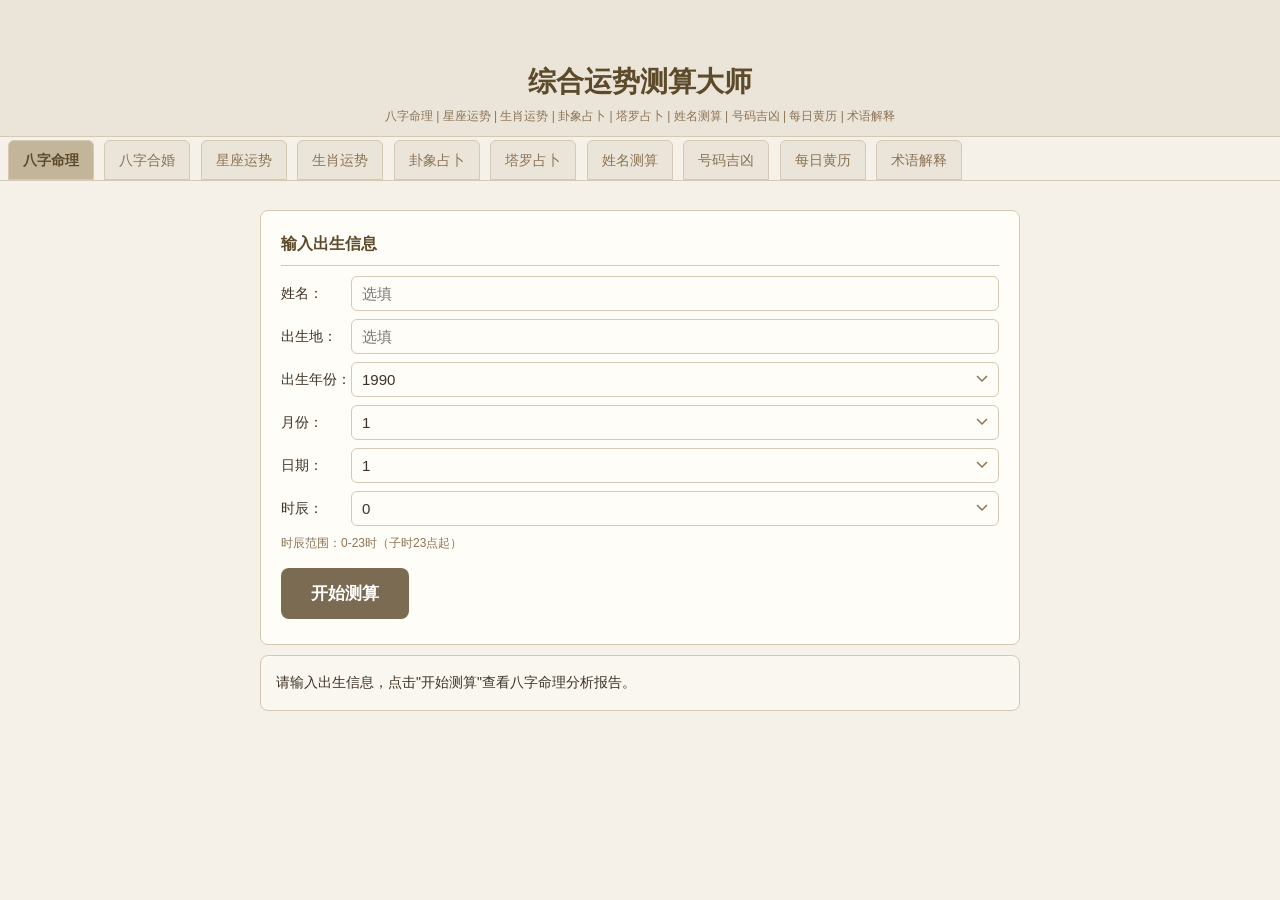
<file: fortune_master_web (4).html>
<!DOCTYPE html>
<html lang="zh-CN">
<head>
<meta charset="UTF-8">
<meta name="viewport" content="width=device-width,initial-scale=1.0,maximum-scale=1.0,user-scalable=no,viewport-fit=cover">
<title>综合运势测算大师</title>
<style>
:root{--bg:#f5f0e8;--bp:#fffdf7;--bi:#fffdf7;--ft:#5c4a2a;--fs:#8b7355;--fx:#3d3225;--bt:#7a6b52;--bh:#6b5c45;--ac:#2e7d5b;--bd:#d4c9b5;--tb:#ebe5d9;--ta:#c2b59a;--rb:#faf7f0}
*{margin:0;padding:0;box-sizing:border-box}
body{font-family:-apple-system,"Microsoft YaHei","PingFang SC",Arial,sans-serif;background:var(--bg);color:var(--fx);font-size:15px;line-height:1.6;-webkit-text-size-adjust:100%}
.hd{position:fixed;top:0;left:0;right:0;z-index:100;background:var(--tb);border-bottom:1px solid var(--bd);padding:10px 15px;text-align:center;padding-top:60px}
.hd h1{font-size:22px;color:var(--ft);font-weight:bold}.hd p{font-size:12px;color:var(--fs);margin-top:2px}
.tn{position:fixed;top:135px;left:0;right:0;z-index:99;background:var(--bg);border-bottom:1px solid var(--bd);overflow-x:auto;-webkit-overflow-scrolling:touch;white-space:nowrap;padding:0 5px;scrollbar-width:none}.tn::-webkit-scrollbar{display:none}
.tb{display:inline-block;padding:8px 14px;font-size:14px;color:var(--fs);background:var(--tb);border:1px solid var(--bd);border-radius:6px 6px 0 0;margin:5px 3px 0;cursor:pointer;-webkit-user-select:none;user-select:none;min-height:36px}.tb.on{background:var(--ta);color:var(--ft);font-weight:bold}
.ct{margin-top:195px;padding:10px 10px 30px;max-width:800px;margin-left:auto;margin-right:auto}
.tc{display:none}.tc.on{display:block}
.pn{background:var(--bp);border:1px solid var(--bd);border-radius:8px;padding:15px;margin-bottom:10px}
.pt{font-size:16px;font-weight:bold;color:var(--ft);margin-bottom:10px;padding-bottom:8px;border-bottom:1px solid var(--bd)}
.fr{display:flex;align-items:center;margin-bottom:8px;flex-wrap:wrap}
.fr label{min-width:70px;font-size:14px;color:var(--fx);flex-shrink:0}
.fr input,.fr select,.fr textarea{flex:1;min-width:100px;padding:8px 10px;font-size:15px;border:1px solid var(--bd);border-radius:6px;background:var(--bi);color:var(--fx);outline:none;-webkit-appearance:none;appearance:none}
.fr input:focus,.fr select:focus,.fr textarea:focus{border-color:var(--bt)}
.fr select{background-image:url("data:image/svg+xml,%3Csvg xmlns='http://www.w3.org/2000/svg' width='12' height='8'%3E%3Cpath d='M1 1l5 5 5-5' stroke='%238b7355' fill='none' stroke-width='1.5'/%3E%3C/svg%3E");background-repeat:no-repeat;background-position:right 10px center;padding-right:30px}
.fr textarea{min-height:80px;resize:vertical}
.fh{font-size:12px;color:var(--fs);margin-bottom:8px}
.btn{display:inline-block;padding:10px 24px;font-size:16px;font-weight:bold;color:#fff;background:var(--bt);border:none;border-radius:8px;cursor:pointer;min-height:44px;-webkit-user-select:none;user-select:none;margin:5px 5px 5px 0}.btn:active{background:var(--bh)}
.btn2{background:#a89880}.btn2:active{background:#9a8a72}
.br{margin-top:10px}
.rb{background:var(--rb);border:1px solid var(--bd);border-radius:8px;padding:15px;margin-top:10px;white-space:pre-wrap;word-wrap:break-word;font-size:14px;line-height:1.7;max-height:600px;overflow-y:auto;-webkit-overflow-scrolling:touch}
.sg{display:flex;flex-wrap:wrap;gap:5px;margin:8px 0}
.sb{padding:6px 10px;font-size:14px;border:1px solid var(--bd);border-radius:6px;background:var(--bi);color:var(--fx);cursor:pointer;-webkit-user-select:none;user-select:none;min-height:36px}.sb.on{background:var(--ta);border-color:var(--bt);font-weight:bold}
.rg{display:flex;flex-wrap:wrap;gap:5px;margin:8px 0}
.rbtn{padding:6px 14px;font-size:14px;border:1px solid var(--bd);border-radius:6px;background:var(--bi);color:var(--fx);cursor:pointer;-webkit-user-select:none;user-select:none}.rbtn.on{background:var(--ta);border-color:var(--bt);font-weight:bold}
@media(min-width:768px){body{font-size:16px}.hd h1{font-size:28px}.ct{padding:15px 20px 40px}.pn{padding:20px}.btn{padding:12px 30px;font-size:17px}}
</style>
</head>
<body>
<div class="hd"><h1>综合运势测算大师</h1><p>八字命理 | 星座运势 | 生肖运势 | 卦象占卜 | 塔罗占卜 | 姓名测算 | 号码吉凶 | 每日黄历 | 术语解释</p></div>
<div class="tn" id="TN">
<div class="tb on" data-t="bazi" onclick="sw('bazi')">八字命理</div>
<div class="tb" data-t="match" onclick="sw('match')">八字合婚</div>
<div class="tb" data-t="xz" onclick="sw('xz')">星座运势</div>
<div class="tb" data-t="sx" onclick="sw('sx')">生肖运势</div>
<div class="tb" data-t="gua" onclick="sw('gua')">卦象占卜</div>
<div class="tb" data-t="tarot" onclick="sw('tarot')">塔罗占卜</div>
<div class="tb" data-t="name" onclick="sw('name')">姓名测算</div>
<div class="tb" data-t="num" onclick="sw('num')">号码吉凶</div>
<div class="tb" data-t="hl" onclick="sw('hl')">每日黄历</div>
<div class="tb" data-t="term" onclick="sw('term')">术语解释</div>
</div>
<div class="ct">
<!-- 八字命理 -->
<div class="tc on" id="t-bazi">
<div class="pn"><div class="pt">输入出生信息</div>
<div class="fr"><label>姓名：</label><input type="text" id="bN" placeholder="选填"></div>
<div class="fr"><label>出生地：</label><input type="text" id="bL" placeholder="选填"></div>
<div class="fr"><label>出生年份：</label><select id="bY"></select></div>
<div class="fr"><label>月份：</label><select id="bM"></select></div>
<div class="fr"><label>日期：</label><select id="bD"></select></div>
<div class="fr"><label>时辰：</label><select id="bH"></select></div>
<div class="fh">时辰范围：0-23时（子时23点起）</div>
<div class="br"><div class="btn" onclick="doBazi()">开始测算</div></div></div>
<div class="rb" id="bR">请输入出生信息，点击"开始测算"查看八字命理分析报告。</div></div>
<!-- 八字合婚 -->
<div class="tc" id="t-match">
<div class="pn"><div class="pt">输入双方出生信息</div>
<div style="color:var(--ac);font-weight:bold;margin-bottom:8px">甲方（你）</div>
<div class="fr"><label>姓名：</label><input type="text" id="mAN" placeholder="选填"></div>
<div class="fr"><label>年：</label><select id="mAY"></select><label style="min-width:30px;text-align:center">月：</label><select id="mAM"></select><label style="min-width:30px;text-align:center">日：</label><select id="mAD"></select><label style="min-width:30px;text-align:center">时：</label><select id="mAH"></select></div>
<div style="color:#2c6e91;font-weight:bold;margin:10px 0 8px">乙方（对方）</div>
<div class="fr"><label>姓名：</label><input type="text" id="mBN" placeholder="选填"></div>
<div class="fr"><label>年：</label><select id="mBY"></select><label style="min-width:30px;text-align:center">月：</label><select id="mBM"></select><label style="min-width:30px;text-align:center">日：</label><select id="mBD"></select><label style="min-width:30px;text-align:center">时：</label><select id="mBH"></select></div>
<div class="br"><div class="btn" onclick="doMatch()">开始合婚测算</div></div></div>
<div class="rb" id="mR">请输入双方出生信息，点击"开始合婚测算"。</div></div>
<!-- 星座运势 -->
<div class="tc" id="t-xz">
<div class="pn"><div class="pt">输入出生日期</div>
<div class="fr"><label>月份：</label><select id="xM"></select></div>
<div class="fr"><label>日期：</label><select id="xD"></select></div>
<div class="br"><div class="btn" onclick="doXZ()">查看星座运势</div><div class="btn btn2" onclick="doToday()">今日运势</div></div></div>
<div class="rb" id="xR">请选择出生日期，点击"查看星座运势"。</div></div>
<!-- 生肖运势 -->
<div class="tc" id="t-sx">
<div class="pn"><div class="pt">选择生肖</div>
<div class="sg" id="sxG"></div>
<div class="br"><div class="btn" onclick="doSX()">查看生肖运势</div><div class="btn btn2" onclick="toggleSXM()">生肖配对</div></div></div>
<div id="sxMP" class="pn" style="display:none"><div class="pt">生肖配对测算</div>
<div style="color:var(--ac);font-weight:bold;margin-bottom:5px">甲方生肖：</div><div class="sg" id="sxAG"></div>
<div style="color:#2c6e91;font-weight:bold;margin:8px 0 5px">乙方生肖：</div><div class="sg" id="sxBG"></div>
<div class="br"><div class="btn" onclick="doSXM()">开始配对</div></div></div>
<div class="rb" id="sxR">请选择生肖，点击"查看生肖运势"。</div></div>
<!-- 卦象占卜 -->
<div class="tc" id="t-gua">
<div class="pn"><div class="pt">周易卦象占卜</div>
<p style="margin-bottom:10px;color:var(--fs)">在心中默念你的问题，然后点击起卦</p>
<div class="br"><div class="btn" onclick="doGCoin()">简易起卦(三枚硬币法)</div><div class="btn btn2" onclick="doGRnd()">随机起卦</div><div class="btn btn2" onclick="doGAll()">查看六十四卦</div></div></div>
<div class="rb" id="gR">在心中默念你的问题，然后点击起卦按钮。</div></div>
<!-- 塔罗占卜 -->
<div class="tc" id="t-tarot">
<div class="pn"><div class="pt">塔罗牌占卜</div>
<p style="margin-bottom:10px;color:var(--fs)">在心中默念你的问题，然后选择占卜方式</p>
<div class="br"><div class="btn" onclick="doT('single')">单牌占卜</div><div class="btn btn2" onclick="doT('three')">三牌占卜</div><div class="btn btn2" onclick="doT('five')">五牌占卜</div></div>
<div class="br"><div class="btn btn2" onclick="doT('love')">爱情牌阵</div><div class="btn btn2" onclick="doT('career')">事业牌阵</div><div class="btn btn2" onclick="doT('decision')">决策牌阵</div></div></div>
<div class="rb" id="tR">在心中默念你的问题，然后选择占卜方式。</div></div>
<!-- 姓名测算 -->
<div class="tc" id="t-name">
<div class="pn"><div class="pt">五格剖象法姓名测算</div>
<div class="fr"><label>姓氏：</label><input type="text" id="nS" placeholder="如：张"></div>
<div class="fr"><label>名字：</label><input type="text" id="nG" placeholder="如：三丰"></div>
<div class="fh">姓氏和名字分开输入，如姓"张"名"三丰"</div>
<div class="br"><div class="btn" onclick="doName()">开始姓名测算</div></div></div>
<div class="rb" id="nR">请输入姓氏和名字，点击"开始姓名测算"。</div></div>
<!-- 号码吉凶 -->
<div class="tc" id="t-num">
<div class="pn"><div class="pt">号码吉凶分析</div>
<div class="fr"><label>号码：</label><input type="text" id="numI" placeholder="手机号/车牌号/其他号码"></div>
<div class="fh">输入手机号\u3001车牌号或其他数字号码</div>
<div class="br"><div class="btn" onclick="doNum()">开始分析</div></div></div>
<div class="rb" id="numR">请输入号码，点击"开始分析"。</div></div>
<!-- 每日黄历 -->
<div class="tc" id="t-hl">
<div class="pn"><div class="pt">每日黄历</div>
<div class="rg" id="hlOff"><div class="rbtn on" data-v="0" onclick="selHL(this)">今天</div><div class="rbtn" data-v="1" onclick="selHL(this)">明天</div><div class="rbtn" data-v="2" onclick="selHL(this)">后天</div></div>
<div class="br"><div class="btn" onclick="doHL()">查看黄历</div></div></div>
<div class="rb" id="hlR"></div></div>
<!-- 术语解释 -->
<div class="tc" id="t-term">
<div class="pn"><div class="pt">术语解释</div>
<p style="margin-bottom:8px;color:var(--fs)">粘贴或输入任何不懂的内容，程序将自动识别并解释其中的专业术语</p>
<div class="fr"><textarea id="tmI" placeholder="在此输入或粘贴包含术语的文本..."></textarea></div>
<div class="br"><div class="btn" onclick="doTerm()">开始解释</div><div class="btn btn2" onclick="doAllTerm()">常见术语速查</div></div></div>
<div class="rb" id="tmR">请输入需要解释的内容，点击"开始解释"。</div></div>
</div>
<script>
// ===== 数据常量 =====
var TG=['甲','乙','丙','丁','戊','己','庚','辛','壬','癸'],DZ=['子','丑','寅','卯','辰','巳','午','未','申','酉','戌','亥'];
var WXG=['木','木','火','火','土','土','金','金','水','水'],WXZ=['水','土','木','木','土','火','火','土','金','金','土','水'];
var SX=['鼠','牛','虎','兔','龙','蛇','马','羊','猴','鸡','狗','猪'],SE=['🐀','🐂','🐅','🐇','🐉','🐍','🐴','🐑','🐵','🐔','🐶','🐷'];
var GYY=['阳','阴','阳','阴','阳','阴','阳','阴','阳','阴'];
var NY=['海中金','炉中火','大林木','路旁土','剑锋金','山头火','涧下水','城头土','白蜡金','杨柳木','泉中水','屋上土','霹雳火','松柏木','长流水','砂中金','山下火','平地木','壁上土','金箔金','覆灯火','天河水','大驿土','钗钏金','桑柘木','大溪水','沙中土','天上火','石榴木','大海水'];
var SK={'木':{生:'火',克:'土',被生:'水',被克:'金',同:'木'},'火':{生:'土',克:'金',被生:'木',被克:'水',同:'火'},'土':{生:'金',克:'水',被生:'火',被克:'木',同:'土'},'金':{生:'水',克:'木',被生:'土',被克:'火',同:'金'},'水':{生:'木',克:'火',被生:'金',被克:'土',同:'水'}};
var SM={'比肩':'自我\u3001独立\u3001竞争','劫财':'争夺\u3001冲动\u3001社交','食神':'才华\u3001享受\u3001温和','伤官':'叛逆\u3001创意\u3001表现','偏财':'意外之财\u3001人缘','正财':'稳定收入\u3001务实','七杀':'魄力\u3001压力\u3001权威','正官':'自律\u3001责任\u3001地位','偏印':'直觉\u3001孤独\u3001偏才','正印':'学业\u3001贵人\u3001仁慈'};
var SCN=["子时(23-1点)","丑时(1-3点)","寅时(3-5点)","卯时(5-7点)","辰时(7-9点)","巳时(9-11点)","午时(11-13点)","未时(13-15点)","申时(15-17点)","酉时(17-19点)","戌时(19-21点)","亥时(21-23点)"];
var XZD=[{n:'摩羯座',e:'Capricorn',d:'12.22-1.19',el:'土',em:'♑',tr:'踏实稳重\u3001有责任心\u3001目标明确',dt:'摩羯座是十二星座中最有耐心的星座。他们像山羊一样，一步一个脚印地攀登人生高峰。',st:'责任感强\u3001意志坚定\u3001善于规划\u3001务实可靠',wk:'有时过于保守\u3001对自己要求太严格\u3001不太善于表达感情',lk:['事业运势稳步上升，适合制定长期计划','财运方面需要耐心等待时机','感情上可能遇到志同道合的人']},{n:'水瓶座',e:'Aquarius',d:'1.20-2.18',el:'风',em:'♒',tr:'独立创新\u3001思想前卫\u3001友善博爱',dt:'水瓶座是十二星座中最具独创性的星座。他们思维超前，常常有别人想不到的点子。',st:'创意无限\u3001独立思考\u3001友善博爱\u3001适应力强',wk:'有时过于理想化\u3001感情上显得疏离\u3001固执己见',lk:['创意灵感爆发，适合开展新项目','社交运势旺盛，人脉拓展','需要注意休息，避免过度劳累']},{n:'双鱼座',e:'Pisces',d:'2.19-3.20',el:'水',em:'♓',tr:'浪漫多情\u3001直觉敏锐\u3001富有同情心',dt:'双鱼座是十二星座中最富有同情心的星座。他们像水一样柔软，能够感知到周围人的情绪变化。',st:'直觉敏锐\u3001富有同情心\u3001想象力丰富\u3001适应力强',wk:'有时过于敏感\u3001容易逃避现实\u3001优柔寡断',lk:['直觉力增强，适合做重要决策','艺术创作灵感充沛','感情运势甜蜜，单身者有望脱单']},{n:'白羊座',e:'Aries',d:'3.21-4.19',el:'火',em:'♈',tr:'热情冲动\u3001勇敢直率\u3001天生的领导者',dt:'白羊座是十二星座中的第一个星座，代表着新的开始。他们充满活力和激情。',st:'勇敢果断\u3001充满活力\u3001领导力强\u3001积极乐观',wk:'有时过于冲动\u3001缺乏耐心\u3001容易与人发生冲突',lk:['行动力十足，适合启动新计划','竞争中获得优势','注意控制情绪，避免冲动决策']},{n:'金牛座',e:'Taurus',d:'4.20-5.20',el:'土',em:'♉',tr:'稳重务实\u3001耐心坚韧\u3001注重品质',dt:'金牛座是十二星座中最稳重的星座。他们像大地一样踏实可靠。',st:'踏实可靠\u3001耐心坚韧\u3001审美品味高\u3001理财能力强',wk:'有时过于固执\u3001不喜欢变化\u3001占有欲较强',lk:['财运亨通，投资有望获利','工作稳定发展，获得认可','适合享受生活，犒劳自己']},{n:'双子座',e:'Gemini',d:'5.21-6.21',el:'风',em:'♊',tr:'聪明灵活\u3001善于沟通\u3001好奇心强',dt:'双子座是十二星座中最善于沟通的星座。他们思维敏捷，口才出众。',st:'聪明伶俐\u3001口才出众\u3001适应力强\u3001知识面广',wk:'有时过于善变\u3001注意力不集中\u3001表面化',lk:['沟通能力突出，谈判顺利','学习运佳，适合考试面试','社交活动频繁，注意时间管理']},{n:'巨蟹座',e:'Cancer',d:'6.22-7.22',el:'水',em:'♋',tr:'温柔体贴\u3001重视家庭\u3001情感丰富',dt:'巨蟹座是十二星座中最重视家庭的星座。他们像螃蟹一样，外表坚硬但内心柔软。',st:'温柔体贴\u3001重视家庭\u3001直觉敏锐\u3001记忆力好',wk:'有时过于敏感\u3001情绪化\u3001缺乏安全感',lk:['家庭和谐，亲情温暖','职场获得贵人相助','投资理财需谨慎，不宜冒险']},{n:'狮子座',e:'Leo',d:'7.23-8.22',el:'火',em:'♌',tr:'自信大方\u3001慷慨热情\u3001天生王者',dt:'狮子座是十二星座中最具王者风范的星座。他们像太阳一样光芒四射。',st:'自信大方\u3001领导力强\u3001慷慨热情\u3001忠诚可靠',wk:'有时过于骄傲\u3001需要过多关注\u3001控制欲强',lk:['领导力得到发挥，团队协作顺利','桃花运旺盛，魅力四射','注意谦虚待人，避免骄傲']},{n:'处女座',e:'Virgo',d:'8.23-9.22',el:'土',em:'♍',tr:'细致完美\u3001分析力强\u3001追求品质',dt:'处女座是十二星座中最追求完美的星座。他们有一双发现细节的眼睛。',st:'细致认真\u3001分析力强\u3001追求完美\u3001善于整理',wk:'有时过于挑剔\u3001对自己和他人要求太高\u3001容易焦虑',lk:['工作效率极高，细节把控到位','健康运势良好，适合开始健身','感情上需要更多表达和沟通']},{n:'天秤座',e:'Libra',d:'9.23-10.23',el:'风',em:'♎',tr:'优雅和谐\u3001公正公平\u3001社交达人',dt:'天秤座是十二星座中最追求和谐的星座。他们像天平一样追求平衡和公正。',st:'公正公平\u3001善于社交\u3001审美品味高\u3001优雅迷人',wk:'有时过于犹豫\u3001难以做出决定\u3001过于在意他人看法',lk:['人际关系和谐，合作顺利','审美眼光独到，适合艺术相关','需要果断决策，避免犹豫不决']},{n:'天蝎座',e:'Scorpio',d:'10.24-11.22',el:'水',em:'♏',tr:'神秘深邃\u3001意志坚定\u3001洞察力强',dt:'天蝎座是十二星座中最具神秘感的星座。他们像深海一样，表面平静但内心蕴含巨大的力量。',st:'意志坚定\u3001洞察力强\u3001忠诚专一\u3001执行力强',wk:'有时过于多疑\u3001报复心强\u3001不容易信任他人',lk:['洞察力敏锐，能发现隐藏机会','感情深沉专一，关系更加稳固','适合深入研究或调查工作']},{n:'射手座',e:'Sagittarius',d:'11.23-12.21',el:'火',em:'♐',tr:'乐观开朗\u3001热爱自由\u3001追求真理',dt:'射手座是十二星座中最热爱自由的星座。他们像弓箭手一样，永远瞄准远方。',st:'乐观开朗\u3001热爱自由\u3001追求真理\u3001幽默风趣',wk:'有时过于直白\u3001缺乏耐心\u3001承诺感不强',lk:['旅行运极佳，适合出行或出差','学业运上升，考试运佳','自由职业者有望获得突破']}];
var SXI={'鼠':{el:'水',yy:'阳',ps:'聪明机灵\u3001善于社交\u3001适应力强',dp:'属鼠的人天生聪慧，反应敏捷，善于观察和分析。',ft:'鼠年出生的人天生聪慧，善于把握机会。今年事业运势稳步上升。',cr:'今年事业上会有不错的突破，你的聪明才智会得到领导的赏识。',lv:'感情运势整体向好。已有伴侣的人，今年是加深感情的好时机。',ht:'健康方面需要注意肠胃和睡眠质量。建议规律作息，适当运动。',bm:['龙','猴','牛'],am:['马','兔','羊']},'牛':{el:'土',yy:'阴',ps:'勤劳踏实\u3001坚韧不拔\u3001忠诚可靠',dp:'属牛的人是最可靠的朋友和伙伴。他们做事脚踏实地。',ft:'牛年出生的人踏实肯干，持之以恒。今年财运稳定增长。',cr:'事业运势稳步上升。你的踏实和认真会得到认可。',lv:'感情方面比较稳定，但可能缺乏一些浪漫。',ht:'健康运势良好，但需要注意关节和骨骼的保养。',bm:['鼠','蛇','鸡'],am:['马','羊','狗']},'虎':{el:'木',yy:'阳',ps:'勇敢果断\u3001自信大方\u3001富有冒险精神',dp:'属虎的人天生具有领导气质，他们勇敢\u3001自信\u3001充满活力。',ft:'虎年出生的人威风凛凛，领导力强。今年适合大胆创新。',cr:'事业上有重大突破的可能。勇敢地做出决定吧。',lv:'感情运势波动较大。已有伴侣的人需要注意沟通。',ht:'注意控制情绪，避免因为压力过大而影响健康。',bm:['马','狗','猪'],am:['蛇','猴']},'兔':{el:'木',yy:'阴',ps:'温和善良\u3001心思细腻\u3001优雅从容',dp:'属兔的人是最温柔的生肖之一。他们心思细腻，善解人意。',ft:'兔年出生的人温文尔雅，人缘极佳。今年感情运旺盛。',cr:'事业上稳步发展，适合深耕专业领域。',lv:'感情运非常旺盛！单身的人今年脱单的几率很高。',ht:'健康方面需要注意饮食均衡。',bm:['羊','狗','猪'],am:['鼠','龙','鸡']},'龙':{el:'土',yy:'阳',ps:'气宇轩昂\u3001才华横溢\u3001志向远大',dp:'属龙的人是最有魅力的生肖之一。他们天生自带光环。',ft:'龙年出生的人天赋异禀，贵人运强。今年是大展宏图的好时机。',cr:'事业运势非常强劲！今年可能会有重大的晋升或转行机会。',lv:'感情方面，你的魅力会吸引很多人。',ht:'精力充沛，但也要注意劳逸结合。',bm:['鼠','猴','鸡'],am:['狗','兔','龙']},'蛇':{el:'火',yy:'阴',ps:'智慧深沉\u3001直觉敏锐\u3001优雅神秘',dp:'属蛇的人是最有智慧的生肖之一。他们思维深邃，洞察力极强。',ft:'蛇年出生的人智慧过人，洞察力强。今年财运亨通。',cr:'事业上适合做策略性工作。你的洞察力会让你脱颖而出。',lv:'感情运势平稳。已有伴侣的人关系稳定。',ht:'注意休息，避免过度用脑。',bm:['牛','鸡'],am:['虎','猪']},'马':{el:'火',yy:'阳',ps:'热情奔放\u3001自由不羁\u3001精力充沛',dp:'属马的人是最有活力的生肖之一。他们热情开朗，行动力极强。',ft:'马年出生的人活力四射，行动力强。今年事业运上升。',cr:'事业运非常好，有升职加薪的机会。',lv:'感情运势不错，但要注意给伴侣足够的空间。',ht:'精力充沛，但要注意运动安全。',bm:['虎','羊','狗'],am:['鼠','牛','兔']},'羊':{el:'土',yy:'阴',ps:'温顺善良\u3001富有艺术气质\u3001内心丰富',dp:'属羊的人是最有艺术气质的生肖之一。他们内心丰富，感情细腻。',ft:'羊年出生的人心地善良，人缘极佳。今年适合学习进修。',cr:'事业上适合学习和积累。今年是打基础的好时机。',lv:'感情运势温暖甜蜜。已有伴侣的人会感受到更多的幸福。',ht:'注意情绪管理，避免因为压力而影响睡眠。',bm:['兔','马','猪'],am:['牛','鼠','狗']},'猴':{el:'金',yy:'阳',ps:'聪明伶俐\u3001机智灵活\u3001幽默风趣',dp:'属猴的人是最聪明的生肖之一。他们反应敏捷，口才出众。',ft:'猴年出生的人聪明机智，应变能力强。今年财运大旺。',cr:'事业上有突破性进展。你的创意和执行力会让你脱颖而出。',lv:'感情运势活跃，社交场合中容易遇到心仪对象。',ht:'健康运势良好，但要注意饮食规律。',bm:['鼠','龙'],am:['虎','猪']},'鸡':{el:'金',yy:'阴',ps:'勤奋努力\u3001观察力强\u3001追求完美',dp:'属鸡的人是最勤勉的生肖之一。他们做事认真负责，追求完美。',ft:'鸡年出生的人勤勉认真，注重细节。今年工作运极佳。',cr:'工作运极佳，有望获得重要成就。',lv:'感情方面比较挑剔，建议放宽心态。',ht:'注意休息，避免过度劳累。',bm:['牛','龙','蛇'],am:['兔','狗','鸡']},'狗':{el:'土',yy:'阳',ps:'忠诚正直\u3001勇敢善良\u3001有责任感',dp:'属狗的人是最忠诚的生肖之一。他们正直善良，有着强烈的责任感。',ft:'狗年出生的人忠诚可靠，值得信赖。今年贵人运强。',cr:'贵人运强，人际关系和谐。在工作中会得到同事和领导的支持。',lv:'感情运势稳定而温暖。已有伴侣的人关系更加牢固。',ht:'健康运势平稳，但要注意心理健康。',bm:['虎','兔','马'],am:['龙','牛','羊','鸡']},'猪':{el:'水',yy:'阴',ps:'豁达乐观\u3001真诚善良\u3001福气满满',dp:'属猪的人是最有福气的生肖之一。他们豁达乐观，真诚善良。',ft:'猪年出生的人福气深厚，乐天知命。今年整体运势平稳向好。',cr:'事业运势平稳，不会有太大的波动。适合稳扎稳打。',lv:'感情运势甜蜜温暖。已有伴侣的人会感受到更多的幸福。',ht:'健康运势良好，但要注意控制饮食。',bm:['虎','兔','羊'],am:['蛇','猴']}};
var TR=[{n:'愚者 The Fool',nm:0,em:'🃏',u:'新的开始\u3001冒险精神\u3001无限可能\u3001纯真自由',r:'鲁莽行事\u3001缺乏计划\u3001犹豫不决\u3001不切实际',a:'勇敢迈出第一步，相信直觉，拥抱未知',d:'愚者是塔罗牌的起点，编号为0，代表无限的可能性。正位代表新的机遇和冒险精神。'},{n:'魔术师 The Magician',nm:1,em:'🎩',u:'创造力\u3001技巧娴熟\u3001自信满满\u3001掌控全局',r:'欺骗操纵\u3001才能浪费\u3001缺乏自信\u3001计划失败',a:'善用自己的才能和资源，专注目标',d:'魔术师代表创造力和行动力。桌上摆放着四件宝物，代表他拥有实现目标所需的一切资源。'},{n:'女祭司 The High Priestess',nm:2,em:'🌙',u:'直觉敏锐\u3001内在智慧\u3001神秘\u3001耐心等待',r:'忽视直觉\u3001表面化\u3001秘密暴露\u3001急躁',a:'倾听内心的声音，保持耐心',d:'女祭司代表直觉和内在智慧。答案不在外面，而在你的内心深处。'},{n:'女皇 The Empress',nm:3,em:'👑',u:'丰盛富足\u3001母性光辉\u3001创造力\u3001自然之美',r:'依赖过度\u3001创造力枯竭\u3001忽视自我\u3001贫乏',a:'关爱自己和他人，享受生活的美好',d:'女皇代表丰盛和滋养。她代表母性\u3001创造力和感官享受。'},{n:'皇帝 The Emperor',nm:4,em:'🏛️',u:'权威领导\u3001稳定秩序\u3001纪律严明\u3001父性力量',r:'专制独裁\u3001僵化固执\u3001控制欲强\u3001混乱',a:'建立秩序和规则，保持理性决策',d:'皇帝代表权威和秩序。他手持权杖，代表他对领域的掌控力。'},{n:'教皇 The Hierophant',nm:5,em:'📖',u:'传统智慧\u3001精神指引\u3001教育传承\u3001信仰坚定',r:'打破常规\u3001自由思考\u3001反叛传统\u3001教条主义',a:'寻求良师益友的指导，保持学习的态度',d:'教皇代表传统智慧和精神指引。建议你向有经验的人学习。'},{n:'恋人 The Lovers',nm:6,em:'💕',u:'爱情美满\u3001重要选择\u3001价值观契合\u3001和谐关系',r:'感情危机\u3001选择困难\u3001价值观冲突\u3001不和谐',a:'遵从内心做出选择，珍惜重要关系',d:'恋人牌不仅仅代表爱情，更代表重要的选择。面对人生的重要选择时，要遵从内心的声音。'},{n:'战车 The Chariot',nm:7,em:'⚡',u:'胜利凯旋\u3001意志坚定\u3001克服困难\u3001掌控方向',r:'失去控制\u3001方向迷失\u3001内心冲突\u3001挫败',a:'坚定信念，克服障碍，勇往直前',d:'战车代表意志力和胜利。只要坚定信念，就能克服一切困难。'},{n:'力量 Strength',nm:8,em:'🦁',u:'内在力量\u3001勇气坚韧\u3001自我控制\u3001温柔坚定',r:'缺乏自信\u3001软弱无力\u3001自我怀疑\u3001冲动',a:'用温柔的力量化解困难，保持耐心',d:'力量牌代表内在的勇气和坚韧。真正的力量不是蛮力，而是内心的坚定和温柔。'},{n:'隐者 The Hermit',nm:9,em:'🏔️',u:'内省沉思\u3001寻求真理\u3001独处智慧\u3001精神探索',r:'孤立自闭\u3001逃避现实\u3001固执己见\u3001迷失方向',a:'给自己独处的时间，深入思考人生方向',d:'隐者代表独处和内省。灯笼里的星星象征内在的智慧之光。'},{n:'命运之轮 Wheel of Fortune',nm:10,em:'🎡',u:'命运转折\u3001好运降临\u3001循环变化\u3001机遇来临',r:'厄运降临\u3001抗拒变化\u3001坏运气\u3001失去机会',a:'顺应命运的变化，把握转机',d:'命运之轮代表命运的循环和转折。变化是永恒的，重要的是在变化中保持平衡和希望。'},{n:'正义 Justice',nm:11,em:'⚖️',u:'公正公平\u3001真相大白\u3001因果报应\u3001法律事务',r:'不公正\u3001逃避责任\u3001偏见歧视\u3001不诚实',a:'做出公正的决定，承担应有的责任',d:'正义牌代表公正和真相。种什么因就得什么果。'},{n:'倒吊人 The Hanged Man',nm:12,em:'🔄',u:'换个角度\u3001牺牲奉献\u3001等待时机\u3001新的领悟',r:'无谓牺牲\u3001拖延等待\u3001固执己见\u3001拒绝改变',a:'尝试换个角度看问题，耐心等待',d:'倒吊人代表换个角度看世界。有时候暂停下来，换一个角度思考，会有意想不到的收获。'},{n:'死神 Death',nm:13,em:'🥀',u:'结束与新生\u3001转变蜕变\u3001放下过去\u3001全新开始',r:'抗拒改变\u3001恐惧结束\u3001停滞不前\u3001执着过去',a:'勇敢面对结束，迎接新的开始',d:'死神牌并不代表真正的死亡，而是代表深刻的转变和结束。每个结束都是一个新的开始。'},{n:'节制 Temperance',nm:14,em:'🕊️',u:'平衡和谐\u3001耐心节制\u3001适度中庸\u3001融合协调',r:'失去平衡\u3001过度放纵\u3001缺乏耐心\u3001冲突',a:'保持平衡，凡事适度',d:'节制牌代表平衡和调和。一位天使将水从一个杯子倒入另一个杯子，象征不同元素的融合与平衡。'},{n:'恶魔 The Devil',nm:15,em:'⛓️',u:'束缚诱惑\u3001欲望执念\u3001物质主义\u3001阴暗面',r:'挣脱束缚\u3001摆脱诱惑\u3001重获自由\u3001面对阴暗',a:'审视自己的执念，勇敢挣脱束缚',d:'恶魔牌代表诱惑和束缚。很多时候束缚我们的不是外在的力量，而是我们自己的执念和欲望。'},{n:'高塔 The Tower',nm:16,em:'🌩️',u:'突变崩塌\u3001真相揭露\u3001打破旧规\u3001浴火重生',r:'延缓灾难\u3001恐惧改变\u3001逃避现实\u3001小挫折',a:'接受突如其来的变化，在废墟中重建',d:'高塔牌代表突如其来的变化。有时候旧的结构必须被摧毁，才能建立更好的新结构。'},{n:'星星 The Star',nm:17,em:'⭐',u:'希望光明\u3001灵感启示\u3001内心平静\u3001美好未来',r:'失去希望\u3001悲观失望\u3001缺乏信心\u3001迷茫',a:'保持希望和信心，美好的事情即将发生',d:'星星牌代表希望和治愈。一位少女跪在水边，将两壶水分别倒入大地和池塘，象征净化和更新。'},{n:'月亮 The Moon',nm:18,em:'🌕',u:'幻觉迷惑\u3001潜意识\u3001不安焦虑\u3001直觉',r:'真相显现\u3001恐惧消散\u3001走出迷雾\u3001清晰',a:'面对内心的恐惧，相信直觉',d:'月亮牌代表潜意识和幻觉。事情可能不是表面看起来的那样，需要用心去感受真相。'},{n:'太阳 The Sun',nm:19,em:'☀️',u:'成功喜悦\u3001活力充沛\u3001光明正大\u3001幸福美满',r:'暂时挫折\u3001过度乐观\u3001自信不足\u3001延迟成功',a:'保持积极乐观，成功就在眼前',d:'太阳牌是塔罗牌中最积极的牌之一。一个孩子骑在白马上，在阳光下自由奔跑。一切都在向好的方向发展。'},{n:'审判 Judgement',nm:20,em:'📯',u:'觉醒重生\u3001重要决定\u3001自我评价\u3001救赎',r:'自我怀疑\u3001逃避审判\u3001犹豫不决\u3001无法释怀',a:'勇敢面对自我评价，做出重要决定',d:'审判牌代表觉醒和重生。天使吹响号角，人们从棺材中站起来，象征着一个深刻的觉醒时刻。'},{n:'世界 The World',nm:21,em:'🌍',u:'圆满完成\u3001功德圆满\u3001整合成就\u3001新旅程',r:'未完成\u3001缺乏结束\u3001不满足\u3001延迟成功',a:'庆祝你的成就，准备迎接新的旅程',d:'世界牌是塔罗大阿卡纳的最后一张牌，代表圆满和完成。你正在或即将完成一个重要的人生阶段。'}];
var SP={single:{nm:'单牌占卜',cnt:1,pos:['当前指引'],ds:'需要一个快速指引或回答一个简单问题'},three:{nm:'三牌占卜（过去-现在-未来）',cnt:3,pos:['过去','现在','未来'],ds:'了解一件事的发展脉络和趋势'},five:{nm:'五牌占卜（综合分析）',cnt:5,pos:['过去','现在','未来','建议','结果'],ds:'深入分析一个复杂问题'},love:{nm:'爱情牌阵',cnt:4,pos:['你','对方','关系现状','建议'],ds:'分析爱情关系中的双方和关系走向'},career:{nm:'事业牌阵',cnt:4,pos:['现状','挑战','建议','结果'],ds:'分析事业发展方向和职场问题'},decision:{nm:'决策牌阵',cnt:6,pos:['问题','选项A','选项B','影响因素','建议','结果'],ds:'面对两个选择时，帮助分析利弊做出决策'}};
var SK_DATA={1:['吉','万物开泰，最大吉数','为太极之数，万物开基。'],2:['凶','动摇不安，一荣一枯','混沌未定，为最大凶恶的数理。'],3:['吉','如意吉祥，旭日东升','如日初升，蓬勃向上。'],4:['凶','万事休止，凶祸叠来','凶变劫难，万事休止。'],5:['凶','福禄长寿，阴阳和合','福禄寿三数俱全。'],6:['吉','安稳余庆，吉人天相','天德地祥具备。'],7:['吉','精力旺盛，刚毅果断','精力旺盛，头脑敏锐。'],8:['吉','坚刚志强，意志坚强','意志如铁石。'],9:['凶','穷迫逆境，灾祸频来','穷迫逆境，灾祸频来。'],10:['凶','万事终局，零暗空虚','零暗万事尽头。'],11:['吉','旱苗逢雨，枯木逢春','阴阳复新，万事顺利。'],12:['凶','薄弱无力，柔弱困难','意志脆弱，家属缘薄。'],13:['吉','智能超群，博学多才','富于学艺才能。'],14:['凶','破兆浮沉，穷困逆境','浮沉不定，多破兆。'],15:['吉','福寿圆满，富贵荣誉','福寿圆满，富贵荣誉。'],16:['吉','厚重载德，安富尊荣','贵人得助，天降好运。'],17:['吉','突破万难，刚柔相济','权威刚强。'],18:['吉','有志竟成，内外有运','有志竟成，名利双收。'],19:['凶','多难风云，病弱废疾','多忧思疑虑，病弱废疾。'],20:['凶','破灭衰亡，灾难叠来','非运空虚，浮沉不定。'],21:['凶','明月中天，独立权威','首领之数，享天赋之幸福。'],22:['凶','秋草逢霜，困难疾弱','百事不如意数。'],23:['吉','旭日东升，壮丽壮观','旭日东升之象。'],24:['吉','家门余庆，金钱丰盈','策马前行，仍可成功。'],25:['凶','英俊刚毅，荣华清秀','资性英敏，但易生不满。'],26:['凶','变怪奇异，波澜起伏','英雄运格，波澜重叠。'],27:['凶','足智多谋，自损自伤','刚柔相济，但自损自伤。'],28:['凶','阔水浮萍，豪杰气概','豪气生离，家属缘薄。'],29:['吉','智谋优秀，财力归集','享天赋幸福之运。'],30:['凶','浮沉不定，吉凶参半','浮沉不定，成败不定。'],31:['吉','春日花开，智勇得志','智仁勇俱备。'],32:['吉','宝马金鞍，侥幸多望','贵人得助，财帛如裕。'],33:['吉','旭日升天，家门隆昌','名闻天下。'],34:['凶','破家之身，见识短小','见识短小，辛苦困难。'],35:['凶','高楼望月，温和平静','保守平安，有艺术才华。'],36:['凶','波澜壮阔，风浪不息','义气助人。'],37:['吉','猛虎出林，权威显达','享天赋幸福。'],38:['凶','磨铁成针，意志薄弱','难成大事。'],39:['吉','富贵繁荣，开花结果','享天赋幸福。'],40:['凶','智谋胆力，投机冒险','浮沉不定之象。'],41:['吉','纯阳独秀，德望高大','得上司提拔。'],42:['凶','寒蝉在柳，十艺九穷','十艺九穷。'],43:['凶','散财破产，诸事不宜','诸事不宜。'],44:['凶','烦闷损寿，破灭之兆','家属缘薄。'],45:['凶','顺风扬帆，新生泰和','但缺乏毅力。'],46:['凶','载宝沉舟，难以成功','难以成功。'],47:['吉','点石成金，开花结果','万事如意。'],48:['吉','智谋兼备，德智荣昌','可成大业。'],49:['凶','吉凶难分，转变运数','成败不定。'],50:['凶','小舟入海，吉凶参半','吉凶参半。'],51:['凶','一盛一衰，浮沉不定','需谨慎行事。'],52:['凶','先见之明，理想实现','理想可实现。'],53:['凶','忧愁困苦，内外不和','难以成功。'],54:['凶','石上栽花，难得结果','辛苦困难。'],55:['凶','善恶分明，浮沉多端','有凶有吉。'],56:['凶','浪里行舟，历尽艰辛','难以成功。'],57:['凶','寒雪青松，刚毅果敢','运势不佳。'],58:['凶','晚行遇月，先苦后甜','可享晚年幸福。'],59:['凶','寒蝉悲风，意志薄弱','诸事不宜。'],60:['凶','无谋无勇，暗淡无光','难以成功。'],61:['凶','名利双收，繁荣富贵','但需谨慎。'],62:['凶','衰败暗淡，基础不固','难以成功。'],63:['凶','富贵荣华，身心安泰','但需谨慎。'],64:['凶','骨肉分离，孤独遭难','诸事不宜。'],65:['凶','富贵至极，家运隆昌','但需谨慎。'],66:['凶','黑夜茫茫，内外不和','难以成功。'],67:['凶','天赋幸运，财源广进','但需谨慎。'],68:['凶','兴家立业，才华横溢','但需谨慎。'],69:['凶','坐立不安，穷困逆境','诸事不宜。'],70:['凶','惨淡经营，空虚困乏','难以成功。'],71:['凶','石中隐玉，有德有才','但需时机。'],72:['凶','劳苦辛勤，面有难色','难以成功。'],73:['凶','高远无极，志向高远','但需谨慎。'],74:['凶','沉沦逆运，暗淡无光','难以成功。'],75:['凶','守此数者，有智无谋','难以成功。'],76:['凶','倾覆离散，此数大凶','诸事不宜。'],77:['凶','半吉半凶，此数多凶','需谨慎。'],78:['凶','晚景凄凉，劳而无功','难以成功。'],79:['凶','云头望月，身疲力尽','难以成功。'],80:['凶','遁隐退志，辛苦困难','难以成功。'],81:['吉','万物回春，积极向上','享天赋幸福。']};
var DWX={1:'水',2:'火',3:'木',4:'金',5:'土',6:'水',7:'火',8:'木',9:'金',0:'土'};
var DM={0:'圆满\u3001无限',1:'独立\u3001领导',2:'合作\u3001平衡',3:'创造\u3001活力',4:'稳定\u3001基础',5:'自由\u3001变化',6:'和谐\u3001责任',7:'智慧\u3001内省',8:'财富\u3001成功',9:'完成\u3001奉献'};
var HLY=['嫁娶','搬家','出行','动土','开业','求职','签约','祭祀','祈福','安床','纳采','修造','开市','交易','入宅','安葬','冠笄','伐木','捕捉','栽种','牧养','纳畜','求医','解除','沐浴','扫舍','理发','求嗣','开仓','出货','立券','纳财'];
var HLJ=['嫁娶','搬家','出行','动土','开业','安葬','入宅','修造','开市','交易','祈福','纳采','安床','伐木','栽种','纳畜','求医','上梁','竖柱','开仓','出货','破土','行丧','造庙'];
var JS=['天德','月德','天恩','福星','天喜','天医','青龙','明堂','金匮','天贵','驿马','天嗣','禄勋','玉堂','司命','三合'];
var XS=['天刑','地煞','月破','大耗','小耗','五鬼','朱雀','白虎','天狗','吊客','病符','死符','岁破','暗金'];
var CS={'子':['午','马','南'],'丑':['未','羊','东'],'寅':['申','猴','北'],'卯':['酉','鸡','西'],'辰':['戌','狗','南'],'巳':['亥','猪','东'],'午':['子','鼠','北'],'未':['丑','牛','西'],'申':['寅','虎','南'],'酉':['卯','兔','东'],'戌':['辰','龙','北'],'亥':['巳','蛇','西']};
var PG={'甲':'甲不开仓财物耗散','乙':'乙不栽植千株不长','丙':'丙不修灶必见灾殃','丁':'丁不剃头头必生疮','戊':'戊不受田田主不祥','己':'己不破券二比并亡','庚':'庚不经络织机虚张','辛':'辛不合酱主人不尝','壬':'壬不汲水更难提防','癸':'癸不词讼理弱敌强'};
var PZ={'子':'子不问卜自惹祸殃','丑':'丑不冠带主不还乡','寅':'寅不祭祀神鬼不尝','卯':'卯不穿井水泉不香','辰':'辰不哭泣必主重丧','巳':'巳不远行财物伏藏','午':'午不苫盖屋主更张','未':'未不服药毒气入肠','申':'申不安床鬼祟入房','酉':'酉不宴客醉坐颠狂','戌':'戌不吃犬作怪上床','亥':'亥不远行作事无成'};
var WD={'金':{j:['西方','西北'],y:['东方','东南']},'木':{j:['东方','东南'],y:['西方','西北']},'水':{j:['北方','东北'],y:['南方','西南']},'火':{j:['南方','西南'],y:['北方','东北']},'土':{j:['中央','东北','西南'],y:['东方','西方']}};
var WLC={'金':['白色','金色','银色'],'木':['绿色','青色','翠色'],'水':['黑色','蓝色','深灰'],'火':['红色','紫色','橙色'],'土':['黄色','棕色','米色']};
var TD={'七杀':'七杀是十神之一，代表克日主的五行中阴阳不同的天干。象征魄力\u3001压力\u3001权威。','三合':'三合是地支之间的和谐关系，三个地支组成一个合局。如申子辰合水局\u3001寅午戌合火局等。','三才':'三才是天格\u3001人格\u3001地格三者的五行组合配置，好的三才应五行相生\u3001流通有情。','五格剖象':'五格剖象法是姓名学分析方法，将姓名划分为天格\u3001人格\u3001地格\u3001外格\u3001总格，根据81数理判断吉凶。','五行':'五行是中国古代哲学的核心概念，指金\u3001木\u3001水\u3001火\u3001土五种基本元素。五行之间存在相生和相克的关系。','人格':'人格是五格中最重要的，代表主要性格和核心运势。人格=姓氏末字笔画+名字首字笔画。','伤官':'伤官是十神之一，代表日主所生的五行中阴阳不同的天干。象征叛逆\u3001创意\u3001表现。','偏印':'偏印是十神之一，代表生日主的五行中阴阳不同的天干。象征直觉\u3001孤独\u3001偏才。','偏财':'偏财是十神之一，代表日主所克的五行中阴阳不同的天干。象征意外之财\u3001人缘。','八字':'八字，又称"四柱"或"生辰八字"，是中国传统命理学中最核心的概念。由出生时的年\u3001月\u3001日\u3001时四个时间点组成，每个时间点用一个天干和一个地支表示，共八个字。','六合':'六合是地支之间的亲密关系，共六对：子丑合\u3001寅亥合\u3001卯戌合\u3001辰酉合\u3001巳申合\u3001午未合。','冲煞':'冲煞是黄历中的重要概念。"冲"指当天地支与某些生肖相冲，"煞"指煞方不宜前往。','凶神':'凶神是黄历中标注的不吉神煞，如天刑\u3001地煞\u3001月破等。','劫财':'劫财是十神之一，代表与日主相同五行但阴阳不同的天干。象征争夺\u3001冲动\u3001社交。','十神':'十神是八字命理中描述日主与其他天干关系的术语体系，包括：比肩\u3001劫财\u3001食神\u3001伤官\u3001偏财\u3001正财\u3001七杀\u3001正官\u3001偏印\u3001正印。','吉神':'吉神是黄历中标注的吉祥神煞，如天德\u3001月德\u3001天恩\u3001福星等。','命宫':'命宫代表一个人的本命所在，反映内在性格和命运基调。','喜用神':'喜用神是八字中对日主有利的五行元素。找出喜用神是八字分析的关键步骤。','四柱':'四柱是八字的另一种称呼。年柱代表祖辈和早年，月柱代表父母和青年，日柱代表自己和中年，时柱代表子女和晚年。','地支':'地支是中国古代用来纪月的十二个符号：子\u3001丑\u3001寅\u3001卯\u3001辰\u3001巳\u3001午\u3001未\u3001申\u3001酉\u3001戌\u3001亥。与十二生肖一一对应。','地格':'地格代表子女\u3001中年运势。单名地格=名字笔画+1，双名地格=名字所有字笔画之和。','塔罗牌':'塔罗牌是起源于欧洲的占卜工具，由78张牌组成。22张大阿卡纳代表人生重要主题。','外格':'外格代表社交关系。外格=总格-人格+1。','大运':'大运代表十年运势，每个人从出生起每十年进入一个大运，影响整体运势走向。','大阿卡纳':'大阿卡纳是塔罗牌中的22张主牌，编号0-21，描述灵魂成长旅程。','天干':'天干是中国古代用来纪年的十个符号：甲\u3001乙\u3001丙\u3001丁\u3001戊\u3001己\u3001庚\u3001辛\u3001壬\u3001癸。','天格':'天格代表祖辈\u3001先天运势。单姓天格=姓氏笔画+1，复姓天格=姓氏上下字笔画之和。','宜':'黄历中的"宜"表示当天适合做的事情，如"宜嫁娶""宜出行"等。','彭祖百忌':'彭祖百忌根据当天天干地支组合，给出应避免做的事情。','忌':'黄历中的"忌"表示当天不适合做的事情，如"忌动土""忌搬家"等。','忌神':'忌神是八字中对日主不利的五行元素，会加重八字中的不平衡。','总格':'总格代表整体运势\u3001晚年运势。总格=姓名所有字笔画之和。','数理':'数理是五格剖象法中判断吉凶的数字系统，共81个数，每个数有特定吉凶属性。','日主':'日主是八字中日柱的天干，代表命主本人。日主是八字分析的核心。','星座':'星座是根据太阳在黄道上的位置划分的，共12个星座，反映基本性格特征。','正位':'正位指塔罗牌正面朝上的状态，代表该牌的正面能量和原始含义。','正印':'正印是十神之一，代表生日主的五行中阴阳相同的天干。象征学业\u3001贵人\u3001仁慈。','正官':'正官是十神之一，代表克日主的五行中阴阳相同的天干。象征自律\u3001责任\u3001地位。','正财':'正财是十神之一，代表日主所克的五行中阴阳相同的天干。象征稳定收入\u3001务实。','比肩':'比肩是十神之一，代表与日主相同五行且阴阳相同的天干。象征自我\u3001独立\u3001竞争。','流年':'流年是每一年的天干地支，代表当年运势。','牌阵':'牌阵是塔罗占卜中牌的排列方式和位置含义的组合。','生肖':'生肖是用12种动物代表出生年份的系统：鼠牛虎兔龙蛇马羊猴鸡狗猪。','相克':'相克是五行之间的关系之一，顺序为：木克土\u3001土克水\u3001水克火\u3001火克金\u3001金克木。','相冲':'相冲是地支之间的对立关系，共六对：子午冲\u3001丑未冲\u3001寅申冲\u3001卯酉冲\u3001辰戌冲\u3001巳亥冲。','相刑':'相刑是地支之间的惩罚关系，如寅巳申无恩之刑\u3001丑戌未恃势之刑等。','相害':'相害是地支之间的不和关系，共六对：子未害\u3001丑午害\u3001寅巳害\u3001卯辰害\u3001申亥害\u3001酉戌害。','相生':'相生是五行之间的关系之一，顺序为：木生火\u3001火生土\u3001土生金\u3001金生水\u3001水生木。','纳音':'纳音是八字命理中的概念，将六十甲子与三十种象征物对应。','身宫':'身宫与命宫相辅相成，代表后天的发展方向和人生重心。','逆位':'逆位指塔罗牌倒着抽出的状态，代表该牌的挑战面或阻碍面。','食神':'食神是十神之一，代表日主所生的五行中阴阳相同的天干。象征才华\u3001享受\u3001温和。','黄历':'黄历是中国传统的日历工具，标注了每天的宜忌\u3001冲煞\u3001吉神凶神等信息。'};
var TV={'八字':['八字','生辰八字','四柱八字'],'五行':['五行','金木水火土'],'天干':['天干','十天干'],'地支':['地支','十二地支'],'十神':['十神','比肩劫财','食伤','财官印'],'纳音':['纳音','纳音五行'],'三合':['三合','三合局'],'六合':['六合','地支六合'],'相冲':['相冲','地支相冲','六冲'],'相害':['相害','地支相害','六害'],'相刑':['相刑','地支相刑'],'大运':['大运','行运'],'流年':['流年','年运'],'命宫':['命宫','命盘'],'身宫':['身宫'],'喜用神':['喜用神','喜用','用神'],'忌神':['忌神'],'日主':['日主','日元','日干'],'星座':['星座','十二星座','黄道十二宫'],'生肖':['生肖','十二生肖','属相'],'塔罗牌':['塔罗','塔罗牌','塔罗占卜'],'大阿卡纳':['大阿卡纳','大阿尔卡纳','主牌'],'正位':['正位'],'逆位':['逆位'],'牌阵':['牌阵','牌型'],'黄历':['黄历','通书','老黄历'],'宜':['宜','今日宜'],'忌':['忌','今日忌'],'冲煞':['冲煞','冲'],'吉神':['吉神','吉神方位'],'凶神':['凶神'],'彭祖百忌':['彭祖百忌','百忌'],'五格剖象':['五格','五格剖象','姓名五格'],'天格':['天格'],'人格':['人格'],'地格':['地格'],'外格':['外格'],'总格':['总格'],'三才':['三才','三才配置'],'数理':['数理','81数理'],'比肩':['比肩'],'劫财':['劫财'],'食神':['食神'],'伤官':['伤官'],'偏财':['偏财'],'正财':['正财'],'七杀':['七杀','偏官'],'正官':['正官'],'偏印':['偏印','枭神'],'正印':['正印'],'相生':['相生','五行相生'],'相克':['相克','五行相克']};
var GUA=[{n:'乾为天',u:'乾（天）',l:'乾（天）',j:'元亨利贞。天行健，君子以自强不息。',d:'乾卦象征天，刚健有力。适合积极行动\u3001大展宏图。',a:'积极进取\u3001勇往直前，但切忌亢龙有悔。',la:'大展宏图的好时机。',w:'心气不要太骄傲。'},{n:'坤为地',u:'坤（地）',l:'坤（地）',j:'元亨，利牝马之贞。地势坤，君子以厚德载物。',d:'坤卦象征大地，柔顺包容。适合以柔克刚\u3001顺势而为。',a:'保持谦逊和耐心，等待时机成熟。',la:'低调做事积累经验。',w:'不要过于退缩被动。'},{n:'水雷屯',u:'坎（水）',l:'震（雷）',j:'元亨利贞，勿用有攸往，利建侯。',d:'屯卦象征事物萌芽，充满生机但也面临困难。',a:'万事开头难，耐心坚持。',la:'坚持就是胜利。',w:'不要急于求成。'},{n:'山水蒙',u:'艮（山）',l:'坎（水）',j:'亨。匪我求童蒙，童蒙求我。',d:'蒙卦象征启蒙和教育，适合学习和求教。',a:'保持谦虚好学的心态。',la:'学习新技能的好时机。',w:'不要不懂装懂。'},{n:'水天需',u:'坎（水）',l:'乾（天）',j:'有孚，光亨，贞吉，利涉大川。',d:'需卦象征等待，时机尚未成熟，不宜冒进。',a:'耐心等待时机，做好准备。',la:'等待机会，做好准备。',w:'等待不是懒惰。'},{n:'地天泰',u:'坤（地）',l:'乾（天）',j:'小往大来，吉亨。',d:'泰卦是最吉利的卦之一，天地交合，万物通泰。',a:'大吉大利！积极进取，居安思危。',la:'万事亨通，最佳时机。',w:'居安思危。'},{n:'天地否',u:'乾（天）',l:'坤（地）',j:'否之匪人，不利君子贞，大往小来。',d:'否卦天地不交，万物不通。象征闭塞\u3001不顺。',a:'低调行事，等待否极泰来。',la:'保守现状等待转机。',w:'低谷期不要冲动。'},{n:'地山谦',u:'坤（地）',l:'艮（山）',j:'亨，君子有终。',d:'谦卦是唯一六爻皆吉的卦，象征谦虚。',a:'保持谦虚低调，谦虚是美德。',la:'低调做事赢得支持。',w:'谦虚过头变自卑。'},{n:'雷地复',u:'震（雷）',l:'坤（地）',j:'亨。出入无疾，朋来无咎。',d:'复卦象征否极泰来\u3001重新开始。',a:'新的开始！抓住转机。',la:'新的开始，好运回归。',w:'不要重蹈覆辙。'},{n:'坎为水',u:'坎（水）',l:'坎（水）',j:'有孚，维心亨，行有尚。',d:'坎卦象征险阻和困难，但也是锻炼意志力的机会。',a:'面对困难不退缩，坚持就是胜利。',la:'坚持就是胜利。',w:'用柔和力量克服困难。'},{n:'离为火',u:'离（火）',l:'离（火）',j:'利贞，亨。畜牝牛，吉。',d:'离卦象征光明和美丽，充满希望。',a:'发挥光和热，保持积极乐观。',la:'展示才华，发光发热。',w:'火太盛会烧尽。'}];
// 汉字笔画（常用姓氏和名字用字）
var HK={'一':1,'丁':2,'七':2,'万':15,'三':3,'上':3,'下':3,'不':4,'世':5,'丘':5,'东':8,'严':20,'中':4,'丰':4,'丽':7,'乃':2,'乐':15,'乔':12,'乙':1,'九':2,'也':3,'习':11,'了':2,'二':2,'于':3,'云':4,'井':4,'亭':9,'亮':9,'人':2,'仁':4,'仇':4,'今':4,'介':4,'仙':5,'代':5,'令':5,'以':5,'仲':6,'任':6,'伊':6,'伍':6,'伟':11,'伯':7,'何':7,'佩':8,'佳':8,'依':8,'侯':9,'俊':9,'俞':9,'信':9,'倪':10,'傅':12,'储':18,'元':4,'充':6,'兆':6,'先':6,'光':6,'入':2,'全':6,'八':2,'公':4,'共':6,'关':19,'其':8,'养':15,'冀':16,'冉':5,'农':13,'冠':9,'冬':5,'冯':12,'冰':6,'冶':7,'冷':7,'凌':10,'凤':14,'出':5,'刀':2,'刁':2,'分':4,'刘':15,'判':7,'利':7,'别':7,'力':2,'功':5,'加':5,'劳':12,'勃':9,'勾':7,'包':5,'化':4,'匡':7,'十':2,'千':3,'半':5,'华':14,'卓':8,'单':12,'南':9,'博':12,'卢':16,'卫':15,'印':6,'友':4,'双':4,'反':4,'古':5,'可':5,'史':5,'右':5,'叶':15,'司':5,'合':6,'吉':6,'同':6,'名':6,'后':9,'向':6,'吕':6,'君':7,'吴':7,'周':8,'和':8,'哲':10,'唐':10,'善':12,'喻':12,'嘉':14,'国':11,'圣':13,'坚':11,'培':11,'基':11,'堂':11,'士':3,'壮':7,'夏':10,'多':6,'大':3,'天':4,'太':4,'夫':4,'奕':9,'女':3,'好':6,'姚':9,'姜':9,'姬':10,'威':9,'娟':10,'婉':11,'子':3,'孔':4,'孙':10,'孟':8,'季':8,'宁':5,'宇':6,'守':6,'安':6,'宋':7,'宏':7,'宗':8,'宫':10,'宰':10,'家':10,'容':10,'寇':11,'富':12,'寸':3,'寿':14,'封':9,'小':3,'少':4,'尚':8,'尤':4,'尹':4,'居':8,'屈':8,'展':10,'山':3,'岑':12,'峰':10,'峻':10,'崔':11,'川':3,'巢':11,'工':3,'左':5,'巧':5,'巨':5,'巩':15,'巫':7,'已':3,'巴':4,'帆':6,'师':10,'希':7,'席':10,'常':11,'干':3,'平':5,'年':6,'幸':8,'幼':5,'广':14,'庄':13,'庆':15,'应':17,'庞':9,'度':9,'康':11,'廉':13,'廖':14,'延':7,'建':9,'开':12,'弓':3,'引':4,'弘':5,'张':11,'强':12,'彦':9,'彩':11,'彭':12,'徐':10,'德':15,'心':4,'必':5,'志':7,'忠':8,'思':9,'恩':10,'悦':11,'惠':12,'意':13,'慎':14,'慕':15,'慧':15,'戈':4,'戚':11,'戴':17,'房':8,'手':4,'才':3,'扶':8,'敏':11,'敖':13,'敬':13,'文':4,'新':13,'方':4,'施':9,'日':4,'时':10,'旺':8,'昆':8,'昌':8,'明':8,'易':8,'星':9,'映':9,'春':9,'昭':9,'昱':9,'晨':11,'景':12,'晴':12,'晶':12,'智':12,'曲':6,'更':7,'曹':11,'曼':11,'曾':12,'月':4,'有':6,'木':4,'本':5,'朱':6,'权':22,'李':7,'杏':7,'杜':7,'束':9,'杨':13,'杭':8,'松':8,'林':8,'柏':9,'柔':9,'查':9,'柯':9,'柳':9,'根':10,'桂':10,'桐':10,'桑':10,'桓':10,'梁':11,'梅':11,'楚':13,'樊':15,'欣':8,'欧':15,'正':5,'步':7,'武':8,'殳':4,'段':9,'殷':10,'毋':4,'每':7,'毕':11,'毛':4,'水':4,'永':5,'求':7,'江':7,'池':7,'汤':12,'汪':8,'沃':8,'沈':8,'沙':8,'泉':9,'波':8,'泽':17,'洪':10,'浦':11,'浩':11,'海':11,'润':16,'深':12,'淳':12,'清':12,'温':13,'游':13,'源':14,'溪':14,'滔':14,'滕':14,'满':15,'潘':16,'澜':21,'瀚':20,'火':4,'焦':12,'然':12,'煜':13,'照':13,'熊':14,'燕':16,'牛':4,'牧':8,'狄':8,'玉':5,'王':4,'玲':10,'珊':10,'瑞':14,'甄':14,'生':5,'甫':7,'田':5,'申':5,'白':5,'百':6,'皓':12,'盈':9,'益':10,'盖':13,'盛':12,'相':9,'真':10,'睿':14,'知':8,'石':5,'碧':14,'祁':8,'祖':10,'祝':10,'祺':13,'禄':13,'福':14,'禹':9,'秀':7,'秋':9,'秦':10,'程':12,'穆':16,'空':8,'窦':20,'立':5,'章':11,'童':12,'竺':8,'笛':11,'符':11,'简':18,'管':14,'米':6,'精':14,'索':10,'紫':12,'红':9,'纪':9,'经':13,'绮':14,'缪':17,'罗':20,'羊':6,'美':9,'群':13,'翁':10,'翔':12,'翠':14,'耀':20,'老':6,'考':6,'而':6,'耿':10,'聂':18,'胜':12,'胡':11,'胥':13,'能':10,'臣':6,'自':6,'至':6,'舒':12,'航':10,'良':7,'艾':10,'花':7,'芳':7,'苍':7,'苏':22,'苗':11,'范':15,'荀':12,'荆':12,'荣':14,'莫':13,'莲':17,'萧':18,'葛':15,'董':15,'蒋':16,'蒙':16,'蒲':16,'蓝':20,'蔚':17,'蔡':17,'薛':19,'虞':13,'融':16,'行':6,'衡':16,'袁':10,'裘':14,'裴':14,'褚':15,'解':13,'言':7,'詹':13,'许':11,'诗':13,'诚':14,'诸':16,'谢':17,'谭':19,'谷':7,'贝':7,'贡':10,'贤':15,'贵':12,'费':12,'贺':12,'贾':13,'赖':16,'赵':14,'起':10,'超':12,'越':12,'路':13,'车':7,'轩':10,'辉':15,'辛':7,'辰':7,'边':22,'连':14,'邓':19,'邢':11,'那':13,'邵':12,'邹':17,'郁':13,'郎':14,'郑':19,'郝':14,'郭':15,'都':16,'金':8,'鑫':24,'钟':17,'钱':16,'银':14,'闵':12,'闻':14,'阎':16,'阙':18,'阮':12,'阴':11,'陆':16,'陈':16,'陶':16,'隆':17,'雅':12,'雨':8,'雪':11,'雷':13,'霆':14,'震':15,'霍':16,'霖':16,'青':8,'静':16,'靳':13,'鞠':17,'韦':9,'韩':17,'项':12,'须':12,'颜':18,'饶':21,'香':9,'馨':20,'马':10,'骆':16,'高':10,'魏':18,'鱼':11,'鲁':15,'鲍':13,'鹤':21,'麒':19,'麟':23,'麻':11,'黄':12,'黎':15,'齐':14,'龙':16,'龚':22};
// ===== 工具函数 =====
function rng(s){var v=s%2147483647;if(v<=0)v+=2147483646;return function(){v=(v*16807)%2147483647;return(v-1)/2147483646;}}
function cs(c){return HK[c]||((function(){var h=0;for(var i=0;i<c.length;i++)h+=c.charCodeAt(i);return(Math.abs(h)%24)+1})())}
function n2w(n){var r=n%10;if(r===1||r===2)return'木';if(r===3||r===4)return'火';if(r===5||r===6)return'土';if(r===7||r===8)return'金';return'水';}
function gm(n){if(n<1)n=1;if(n>81)n=((n-1)%81)+1;return SK_DATA[n]||['凶','运势平平','无特殊含义'];}
function gb(y,m,d,h){var yg=(y-4)%10,yz=(y-4)%12,mzb=(m+1)%12,mgb=(yg%5)*2+Math.floor((mzb%12+12)/2),mg=mgb%10,mz=mzb;var bd=new Date(1900,0,1),td=new Date(y,m-1,d),dt=Math.floor((td-bd)/86400000),dg=(dt+10)%10,dz=dt%12;if(h<0)h=0;var sc=Math.floor((h+1)/2);if(sc>=12)sc=0;var tg=((dg%5)*2+sc)%10,tz=sc;return{y:{g:TG[yg],z:DZ[yz]},m:{g:TG[mg],z:DZ[mz]},d:{g:TG[dg],z:DZ[dz]},t:{g:TG[tg],z:DZ[tz]}}}
function wc(b){var c={金:0,木:0,水:0,火:0,土:0};var ks=['y','m','d','t'];for(var i=0;i<4;i++){var p=b[ks[i]];c[WXG[TG.indexOf(p.g)]]++;c[WXZ[DZ.indexOf(p.z)]]++;}return c;}
function ny(b){var r=[],ks=['y','m','d','t'];for(var i=0;i<4;i++){var p=b[ks[i]],gi=TG.indexOf(p.g),zi=DZ.indexOf(p.z),idx=0;for(var j=0;j<60;j++){if(j%10===gi&&j%12===zi){idx=j;break;}}r.push(NY[Math.floor(idx/2)]);}return r;}
function aw(w){var t=0;for(var x in w)t+=w[x];if(t===0)return['五行平衡',[]];var r=[];for(var x in w){var p=w[x]/t*100,l=p>=30?'旺':p>=20?'相':p>=10?'平':'弱';r.push(x+'：'+l+' ('+w[x]+'个, '+Math.round(p)+'%)');}var ms=[],mx=0,mn=999;for(var x in w){if(w[x]===0)ms.push(x);if(w[x]>mx)mx=w[x];if(w[x]<mn)mn=w[x];}var dm='',ws=[];for(var x in w){if(w[x]===mx)dm=x;if(w[x]===mn)ws.push(x);}var s='日主五行属'+dm+'，';if(ms.length>0)s+='五行缺'+ms.join('\u3001')+'，';s+='喜用神建议补'+ws.join('\u3001')+'。';return[s,r];}
function ss(dg,og){var di=TG.indexOf(dg),oi=TG.indexOf(og),df=(oi-di+10)%10,sy=di%2===oi%2;var tb={0:['比肩','劫财'],1:['劫财','比肩'],2:['食神','伤官'],3:['伤官','食神'],4:['偏财','正财'],5:['正财','偏财'],6:['七杀','正官'],7:['正官','七杀'],8:['偏印','正印'],9:['正印','偏印']};return tb[df][sy?0:1];}
function gsx(y){return SX[(y-4)%12];}
function gxz(m,d){var bd=[[1,20,'水瓶座'],[2,19,'双鱼座'],[3,21,'白羊座'],[4,20,'金牛座'],[5,21,'双子座'],[6,22,'巨蟹座'],[7,23,'狮子座'],[8,23,'处女座'],[9,23,'天秤座'],[10,24,'天蝎座'],[11,23,'射手座'],[12,22,'摩羯座']];var xz='摩羯座';for(var i=0;i<bd.length;i++){if(m>bd[i][0]||(m===bd[i][0]&&d>=bd[i][1]))xz=bd[i][2];}return xz;}
function sw(tn){var cs=document.querySelectorAll('.tc');for(var i=0;i<cs.length;i++)cs[i].style.display='none';document.getElementById('t-'+tn).style.display='block';var bs=document.querySelectorAll('.tb');for(var i=0;i<bs.length;i++)bs[i].classList.remove('on');var ab=document.querySelector('[data-t="'+tn+'"]');if(ab){ab.classList.add('on');ab.scrollIntoView({behavior:'smooth',block:'nearest',inline:'center'});}}
function S(n){var s='';for(var i=0;i<n;i++)s+='═';return s;}
function L(n){var s='';for(var i=0;i<n;i++)s+='─';return s;}
function stars(s){var r='';for(var i=0;i<Math.floor(s/10);i++)r+='★';for(var i=0;i<10-Math.floor(s/10);i++)r+='☆';return r;}
function bar(w,c){var r='';for(var i=0;i<c;i++)r+='█';for(var i=0;i<8-c;i++)r+='░';return r;}
function lvl(s){return s>=90?'极佳':s>=80?'良好':s>=70?'一般':'需努力';}
// ===== 初始化下拉框 =====
function initSel(){var ids=[['bY',1940,2020],['bM',1,12],['bD',1,31],['bH',0,23],['mAY',1940,2020],['mAM',1,12],['mAD',1,31],['mAH',0,23],['mBY',1940,2020],['mBM',1,12],['mBD',1,31],['mBH',0,23],['xM',1,12],['xD',1,31]];for(var i=0;i<ids.length;i++){var el=document.getElementById(ids[i][0]);if(!el)continue;for(var v=ids[i][1];v<=ids[i][2];v++){var o=document.createElement('option');o.value=v;o.textContent=v;el.appendChild(o);}}document.getElementById('bY').value='1990';document.getElementById('mAY').value='1990';document.getElementById('mBY').value='1992';}
// ===== 八字命理 =====
function doBazi(){try{var y=+document.getElementById('bY').value,m=+document.getElementById('bM').value,d=+document.getElementById('bD').value,h=+document.getElementById('bH').value;if(y<1900||y>2100||m<1||m>12||d<1||d>31||h<0||h>23){alert('请检查输入范围');return;}var b=gb(y,m,d,h),w=wc(b),na=ny(b),ar=aw(w),sm=ar[0],dt=ar[1],dm=b.d.g,sx=gsx(y),si=SXI[sx],ogs=[b.y.g,b.m.g,b.t.g],ssl=[];for(var i=0;i<ogs.length;i++)ssl.push({g:ogs[i],s:ss(dm,ogs[i])});var sci=Math.floor((h+1)/2);if(sci>=12)sci=0;var wb='',wns=['金','木','水','火','土'];for(var i=0;i<5;i++)wb+='  '+wns[i]+' '+bar(wns[i],w[wns[i]])+' '+w[wns[i]]+'个\n';var dw=WXG[TG.indexOf(dm)],dy=GYY[TG.indexOf(dm)];var dp={'甲':'你像一棵参天大树，性格正直刚毅，有着强烈的正义感。','乙':'你像一棵柔韧的藤蔓，性格温和灵活，善于适应各种环境。','丙':'你像太阳一样热情奔放，性格开朗大方，走到哪里都能带来温暖。','丁':'你像烛光一样温暖而内敛，性格细腻敏感，善于洞察人心。','戊':'你像大地一样厚重可靠，性格沉稳踏实，有着极强的包容力。','己':'你像花园里的泥土一样滋养万物，性格温和善良，乐于助人。','庚':'你像一把锋利的宝剑，性格刚毅果断，做事雷厉风行。','辛':'你像一颗精美的珠宝，性格精致优雅，追求完美。','壬':'你像大海一样广阔深邃，性格聪明智慧，有着极强的学习能力。','癸':'你像雨露一样润物无声，性格温柔细腻，有着极强的直觉力。'};var ns=document.getElementById('bN').value.trim();var t=S(50)+'\n  八字命理分析报告\n'+S(50)+'\n\n  基本信息\n  姓名：'+(ns||'未填写')+'\n  出生: '+y+'年'+m+'月'+d+'日 '+SCN[sci]+'\n  生肖: '+SE[(y-4)%12]+' '+sx+'（'+si.el+'属性）\n\n'+L(50)+'\n  你的四柱八字\n\n  ['+b.y.g+b.y.z+']  ['+b.m.g+b.m.z+']  ['+b.d.g+b.d.z+']  ['+b.t.g+b.t.z+']\n   年柱       月柱       日柱       时柱\n\n'+L(50)+'\n  日主分析\n  你的日主是：'+dm+'（'+dy+dw+'）\n  '+(dp[dm]||'')+'\n\n'+L(50)+'\n  纳音五行\n  年柱纳音：'+na[0]+' | 月柱纳音：'+na[1]+'\n  日柱纳音：'+na[2]+' | 时柱纳音：'+na[3]+'\n\n'+L(50)+'\n  五行分析\n'+wb+'  '+sm+'\n\n'+L(50)+'\n  十神关系\n  以日主"'+dm+'"为基准：\n';for(var i=0;i<ssl.length;i++){var gw=WXG[TG.indexOf(ssl[i].g)];t+='  '+ssl[i].g+'（'+gw+'）→ '+ssl[i].s+'：'+(SM[ssl[i].s]||'')+'\n';}var mi=[];for(var x in w){if(w[x]===0)mi.push(x);}if(mi.length>0){t+='\n'+L(50)+'\n  五行缺'+mi.join('\u3001')+'建议：\n';var tips={'金':'多穿白色/金色衣物，佩戴金属饰品','木':'多接触绿色植物，居住增加木质元素','水':'多饮水，居住靠近水源，佩戴蓝色饰品','火':'多晒太阳，穿暖色调衣物','土':'多接触大自然，穿黄色衣物，保持规律作息'};for(var i=0;i<mi.length;i++)t+='  · '+mi[i]+'：'+(tips[mi[i]]||'')+'\n';}var im={'金':'从事与金融相关行业','木':'从事与教育文化相关行业','水':'从事与物流贸易相关行业','火':'从事与科技传媒相关行业','土':'从事与房地产农业相关行业'};t+='\n'+L(50)+'\n  综合解读\n  '+si.ft+'\n  开运建议：幸运颜色对应'+dw+'，'+(im[dw]||'')+'\n';document.getElementById('bR').textContent=t;}catch(e){alert('请检查输入: '+e.message);}}
// ===== 八字合婚 =====
function doMatch(){try{var ay=+document.getElementById('mAY').value,am=+document.getElementById('mAM').value,ad=+document.getElementById('mAD').value,ah=+document.getElementById('mAH').value;var by=+document.getElementById('mBY').value,bm=+document.getElementById('mBM').value,bd=+document.getElementById('mBD').value,bh=+document.getElementById('mBH').value;if(ay<1900||ay>2100||am<1||am>12||ad<1||ad>31||ah<0||ah>23||by<1900||by>2100||bm<1||bm>12||bd<1||bd>31||bh<0||bh>23){alert('请检查输入范围');return;}var ba=gb(ay,am,ad,ah),bb=gb(by,bm,bd,bh),wa=wc(ba),wb=wc(bb),sa=gsx(ay),sb=gsx(by),da=ba.d.g,db=bb.d.g,daw=WXG[TG.indexOf(da)],dbw=WXG[TG.indexOf(db)],ts=50,sia=SXI[sa],ss=sb in sia.bm?20:(sb in sia.am?-15:5);ts+=ss;var wxc=0,wns=['金','木','水','火','土'];for(var i=0;i<5;i++){var w=wns[i];if(wa[w]===0&&wb[w]>0)wxc+=3;else if(wa[w]>0&&wb[w]===0)wxc+=3;if(wa[w]>0&&wb[w]>0)wxc+=1;}wxc=Math.min(15,wxc);ts+=wxc;var ds=0;if(SK[daw].生===dbw)ds=15;else if(SK[daw].克===dbw)ds=-10;else if(SK[dbw].生===daw)ds=10;else if(SK[dbw].克===daw)ds=-5;else if(daw===dbw)ds=8;ts+=ds;var zal=[ba.y.z,ba.m.z,ba.d.z,ba.t.z],zbl=[bb.y.z,bb.m.z,bb.d.z,bb.t.z];var lh={'子丑':1,'丑子':1,'寅亥':1,'亥寅':1,'卯戌':1,'戌卯':1,'辰酉':1,'酉辰':1,'巳申':1,'申巳':1,'午未':1,'未午':1};var xc={'子午':1,'丑未':1,'寅申':1,'卯酉':1,'辰戌':1,'巳亥':1};var zs=0;for(var i=0;i<4;i++)for(var j=0;j<4;j++){var k=zal[i]+zbl[j];if(lh[k])zs+=3;if(xc[k])zs-=3;}zs=Math.max(-10,Math.min(10,zs));ts+=zs;ts=Math.max(10,Math.min(100,ts));var lv,ld;if(ts>=90){lv='天作之合';ld='八字非常合拍，堪称天作之合！';}else if(ts>=80){lv='佳偶天成';ld='八字相当合拍，有良好感情基础。';}else if(ts>=70){lv='良缘美眷';ld='八字比较合拍，有不错缘分。';}else if(ts>=60){lv='尚可相处';ld='八字一般合拍，需要磨合。';}else if(ts>=45){lv='需要磨合';ld='八字有些冲突，需要包容妥协。';}else{lv='相克较多';ld='八字冲突较多，但真心可克服一切。';}var an=document.getElementById('mAN').value.trim(),bn=document.getElementById('mBN').value.trim();var t=S(50)+'\n  八字合婚测算报告\n'+S(50)+'\n\n  甲方'+(an?'：'+an:'')+' | 乙方'+(bn?'：'+bn:'')+'\n  甲方八字：'+ba.y.g+ba.y.z+' '+ba.m.g+ba.m.z+' '+ba.d.g+ba.d.z+' '+ba.t.g+ba.t.z+'\n  乙方八字：'+bb.y.g+bb.y.z+' '+bb.m.g+bb.m.z+' '+bb.d.g+bb.d.z+' '+bb.t.g+bb.t.z+'\n  甲方日主：'+da+'（'+daw+'）| 乙方日主：'+db+'（'+dbw+'）\n  甲方生肖：'+sa+' | 乙方生肖：'+sb+'\n\n'+L(50)+'\n  综合评分：'+ts+'分 — '+lv+'\n  '+ld+'\n\n  生肖配对：'+(ss>=0?'+':'')+ss+'分\n  五行互补：+'+wxc+'分\n  日主关系：'+(ds>=0?'+':'')+ds+'分\n  地支关系：'+(zs>=0?'+':'')+zs+'分\n\n'+L(50)+'\n  记住：命理只是参考，真正的幸福掌握在你们自己手中！\n';document.getElementById('mR').textContent=t;}catch(e){alert('请检查输入: '+e.message);}}
// ===== 星座运势 =====
function doXZ(){try{var m=+document.getElementById('xM').value,d=+document.getElementById('xD').value;if(m<1||m>12||d<1||d>31){alert('请输入有效日期');return;}var xn=gxz(m,d),xz=null;for(var i=0;i<XZD.length;i++){if(XZD[i].n===xn){xz=XZD[i];break;}}if(!xz)return;var r=rng(m*100+d),sc={};var as=['事业','财运','感情','健康'];for(var i=0;i<as.length;i++)sc[as[i]]=Math.floor(r()*31)+65;var t=S(50)+'\n  '+xz.em+' '+xz.n+' ('+xz.e+') '+xz.em+'\n  日期范围: '+xz.d+' | 元素: '+xz.el+'\n'+S(50)+'\n\n  性格特点：'+xz.tr+'\n  详细解读：'+xz.dt+'\n  优势：'+xz.st+'\n  需注意：'+xz.wk+'\n\n'+L(50)+'\n  运势评分\n';for(var a in sc){var s=sc[a];t+='  '+a+': '+stars(s)+' '+s+'分 ('+lvl(s)+')\n';}t+='\n';for(var i=0;i<xz.lk.length;i++)t+='  · '+xz.lk[i]+'\n';var adv=['保持积极心态，好运自然来。','适合社交活动，拓展人脉。','静心思考，规划未来方向。','大胆尝试新事物，突破自我。','关注健康，适当运动。'];t+='\n'+L(50)+'\n  今日建议：'+adv[Math.floor(r()*adv.length)]+'\n';document.getElementById('xR').textContent=t;}catch(e){alert('请检查输入: '+e.message);}}
function doToday(){var td=new Date(),sd=td.getFullYear()*10000+(td.getMonth()+1)*100+td.getDate(),r=rng(sd);var as=['事业','财运','感情','健康','学业','人际'],sc={};for(var i=0;i<as.length;i++)sc[as[i]]=Math.floor(r()*39)+60;var cls=['红色','蓝色','绿色','黄色','白色','紫色','橙色','粉色'],drs=['东方','西方','南方','北方','东南','东北','西南','西北'],sms=['今天整体运势不错，适合积极行动。','今天运势平稳，适合处理日常事务。','今天有贵人相助，把握机会。','今天适合静心思考，规划未来。','今天灵感充沛，适合创意工作。','今天桃花运旺盛，注意感情动态。','今天财运不错，适合理财规划。','今天精力充沛，适合挑战新事物。'];var t=S(50)+'\n  今日运势 ('+td.getFullYear()+'年'+(td.getMonth()+1)+'月'+td.getDate()+'日)\n'+S(50)+'\n\n'+sms[Math.floor(r()*sms.length)]+'\n\n'+L(50)+'\n  各项运势详解\n';for(var a in sc){var s=sc[a];t+='  '+a+': '+stars(s)+' '+s+'分 ('+lvl(s)+')\n\n';}t+=L(50)+'\n  幸运颜色：'+cls[Math.floor(r()*cls.length)]+'\n  幸运数字：'+(Math.floor(r()*99)+1)+'\n  幸运方位：'+drs[Math.floor(r()*drs.length)]+'\n\n  运势只是一种参考，保持好心态最重要！\n';document.getElementById('xR').textContent=t;}
// ===== 生肖运势 =====
var csx='龙',csa='龙',csb='鼠';
function initSX(){var g=document.getElementById('sxG'),h='';for(var i=0;i<SX.length;i++){var oc=SX[i]===csx?' on':'';h+='<div class="sb'+oc+'" data-s="'+SX[i]+'" onclick="sSX(this)">'+SE[i]+' '+SX[i]+'</div>';}g.innerHTML=h;var ag=document.getElementById('sxAG'),bg=document.getElementById('sxBG'),ah='',bh='';for(var i=0;i<SX.length;i++){var oa=SX[i]===csa?' on':'';ah+='<div class="sb'+oa+'" data-s="'+SX[i]+'" onclick="sSA(this)">'+SE[i]+' '+SX[i]+'</div>';}for(var i=0;i<SX.length;i++){var ob=SX[i]===csb?' on':'';bh+='<div class="sb'+ob+'" data-s="'+SX[i]+'" onclick="sSB(this)">'+SE[i]+' '+SX[i]+'</div>';}ag.innerHTML=ah;bg.innerHTML=bh;}
function sSX(el){var bs=el.parentElement.querySelectorAll('.sb');for(var i=0;i<bs.length;i++)bs[i].classList.remove('on');el.classList.add('on');csx=el.getAttribute('data-s');}
function sSA(el){var bs=el.parentElement.querySelectorAll('.sb');for(var i=0;i<bs.length;i++)bs[i].classList.remove('on');el.classList.add('on');csa=el.getAttribute('data-s');}
function sSB(el){var bs=el.parentElement.querySelectorAll('.sb');for(var i=0;i<bs.length;i++)bs[i].classList.remove('on');el.classList.add('on');csb=el.getAttribute('data-s');}
function toggleSXM(){var p=document.getElementById('sxMP');p.style.display=p.style.display==='none'?'block':'none';}
function doSX(){var sx=csx,info=SXI[sx],idx=SX.indexOf(sx),td=new Date(),sd=0;for(var i=0;i<sx.length;i++)sd+=sx.charCodeAt(i);sd+=td.getFullYear()*1000+td.getMonth()*100+td.getDate();var r=rng(sd),as=['事业运','财运','感情运','健康运','人际运'],sc={};for(var i=0;i<as.length;i++)sc[as[i]]=Math.floor(r()*36)+60;var t=S(50)+'\n  '+SE[idx]+' 生肖'+sx+'运势分析 '+SE[idx]+'\n'+S(50)+'\n\n  生肖：'+sx+' | 五行：'+info.el+' | 阴阳：'+info.yy+'\n  性格：'+info.ps+'\n  详细：'+(info.dp||'')+'\n\n'+L(50)+'\n  运势评分\n';for(var a in sc){var s=sc[a];t+='  '+a+': '+stars(s)+' '+s+'分\n';}t+='\n'+L(50)+'\n  分项详解\n  事业：'+(info.cr||'')+'\n  感情：'+(info.lv||'')+'\n  健康：'+(info.ht||'')+'\n\n'+L(50)+'\n  最佳配对：'+info.bm.join('\u3001')+'\n  相冲生肖：'+info.am.join('\u3001')+'\n';document.getElementById('sxR').textContent=t;}
function doSXM(){var sa=csa,sb=csb,ia=SXI[sa],ib=SXI[sb],ida=SX.indexOf(sa),idb=SX.indexOf(sb),za=DZ[ida],zb=DZ[idb],ts=50;var lh={'子丑':1,'丑子':1,'寅亥':1,'亥寅':1,'卯戌':1,'戌卯':1,'辰酉':1,'酉辰':1,'巳申':1,'申巳':1,'午未':1,'未午':1};if(lh[za+zb])ts+=20;var shg=[['申','子','辰'],['寅','午','戌'],['巳','酉','丑'],['亥','卯','未']];for(var i=0;i<shg.length;i++){if(shg[i].indexOf(za)>=0&&shg[i].indexOf(zb)>=0){ts+=15;break;}}var xc={'子午':1,'丑未':1,'寅申':1,'卯酉':1,'辰戌':1,'巳亥':1};if(xc[za+zb]||xc[zb+za])ts-=20;var xh={'子未':1,'未子':1,'丑午':1,'午丑':1,'寅巳':1,'巳寅':1,'卯辰':1,'辰卯':1,'申亥':1,'亥申':1,'酉戌':1,'戌酉':1};if(xh[za+zb]||xh[zb+za])ts-=10;var wa=ia.el,wb=ib.el,sm={'木':'火','火':'土','土':'金','金':'水','水':'木'},km={'木':'土','火':'金','土':'水','金':'木','水':'火'};if(sm[wa]===wb||sm[wb]===wa)ts+=10;else if(km[wa]===wb||km[wb]===wa)ts-=5;ts=Math.max(5,Math.min(100,ts));var lv,ds;if(ts>=90){lv='天作之合';ds='绝佳生肖组合，天生有吸引力和默契！';}else if(ts>=80){lv='非常相合';ds='生肖非常合拍，有很好的感情基础。';}else if(ts>=70){lv='比较相合';ds='生肖比较合拍，有不错的缘分。';}else if(ts>=60){lv='尚可合拍';ds='有一定契合度，需要包容理解。';}else if(ts>=45){lv='需要磨合';ds='有些冲突，但差异也可互补。';}else{lv='相冲较多';ds='冲突较多，但真心相爱可克服。';}var t=S(50)+'\n  生肖配对测算报告\n'+S(50)+'\n\n  '+SE[ida]+' '+sa+'（'+za+'，'+wa+'） vs '+SE[idb]+' '+sb+'（'+zb+'，'+wb+'）\n\n'+L(50)+'\n  综合评分：'+ts+'分 — '+lv+'\n  '+ds+'\n\n  记住：生肖配对只是参考，真正的幸福靠经营！\n';document.getElementById('sxR').textContent=t;}
// ===== 卦象占卜 =====
function doGCoin(){var ld=[];for(var i=0;i<6;i++){var c=[Math.random()<.5?2:3,Math.random()<.5?2:3,Math.random()<.5?2:3],t=c[0]+c[1]+c[2];if(t===6)ld.push({v:0,c:1});else if(t===7)ld.push({v:1,c:0});else if(t===8)ld.push({v:0,c:0});else ld.push({v:1,c:1});}var lo=ld[0].v*4+ld[1].v*2+ld[2].v,up=ld[3].v*4+ld[4].v*2+ld[5].v,gi=up*8+lo;showG(gi,ld);}
function doGRnd(){var gi=Math.floor(Math.random()*GUA.length),ld=[];for(var i=0;i<6;i++)ld.push({v:(gi>>(5-i))&1,c:0});showG(gi,ld);}
function showG(gi,ld){var gd=GUA[gi%GUA.length],ys=['━━━ ━━━','━━━   ━━━'],yn=['九','六'],pn=['初','二','三','四','五','上'],yt='';for(var i=0;i<6;i++){var cm=ld[i].c?' (变爻)':'';yt+='  '+ys[ld[i].v]+'  '+pn[i]+yn[ld[i].v]+cm+'\n';}var bg=null,hc=false;for(var i=0;i<6;i++){if(ld[i].c){hc=true;break;}}if(hc){var bl=[];for(var i=0;i<6;i++)bl.push(ld[i].c?1-ld[i].v:ld[i].v);var blo=bl[0]*4+bl[1]*2+bl[2],bup=bl[3]*4+bl[4]*2+bl[5],bi=bup*8+blo;bg=GUA[bi%GUA.length];}var t=S(50)+'\n  卦象占卜结果\n'+S(50)+'\n\n  卦名：'+gd.n+'\n  上卦：'+gd.u+' | 下卦：'+gd.l+'\n  卦辞：'+gd.j+'\n\n'+L(50)+'\n  六爻详情\n'+yt+'\n'+L(50)+'\n  详细解读\n  '+gd.d+'\n\n  建议：'+gd.a+'\n  生活指引：'+(gd.la||'')+'\n  注意：'+(gd.w||'')+'\n';if(bg){t+='\n'+L(50)+'\n  变卦：'+gd.n+' → '+bg.n+'\n  变卦解读：'+bg.j+'\n';}t+='\n  占卜结果仅供参考，不要过度依赖。\n';document.getElementById('gR').textContent=t;}
function doGAll(){var t=S(50)+'\n  六十四卦概览\n'+S(50)+'\n\n  八卦基础：\n  乾（天）— 刚健\u3001父亲\u3001西北\n  坤（地）— 柔顺\u3001母亲\u3001西南\n  震（雷）— 动\u3001长男\u3001东方\n  巽（风）— 入\u3001长女\u3001东南\n  坎（水）— 险\u3001中男\u3001北方\n  离（火）— 丽\u3001中女\u3001南方\n  艮（山）— 止\u3001少男\u3001东北\n  兑（泽）— 悦\u3001少女\u3001西方\n\n  占卜时心要诚，问题要明确，不要反复占卜。\n  卦象是参考，不是命运的判决。\n';document.getElementById('gR').textContent=t;}
// ===== 塔罗占卜 =====
function doT(sk){var sp=SP[sk]||SP.single,cnt=sp.cnt,pos=sp.pos,cd=[],us={};for(var i=0;i<cnt;i++){var idx;do{idx=Math.floor(Math.random()*TR.length);}while(us[idx]);us[idx]=1;cd.push(TR[idx]);}var ir=[];for(var i=0;i<cnt;i++)ir.push(Math.random()<.5);var t=S(50)+'\n  塔罗牌占卜结果\n'+S(50)+'\n\n  占卜方式：'+sp.nm+'\n  适用：'+sp.ds+'\n\n'+L(50)+'\n';for(var i=0;i<cd.length;i++){var p=pos[i]||('第'+(i+1)+'张'),s=ir[i]?'逆位':'正位',mg=ir[i]?cd[i].r:cd[i].u;t+='\n【'+p+'】'+cd[i].em+' '+cd[i].n+'（第'+cd[i].nm+'张）— '+s+'\n  解读：'+cd[i].d+'\n  含义：'+mg+'\n  建议：'+cd[i].a+'\n';}t+='\n'+L(50)+'\n  综合解读\n'+L(50)+'\n';if(sk==='love'){t+='  你当前的能量：'+cd[0].n+'，对方的状态：'+cd[1].n+'\n  关系现状：'+cd[2].n+'，建议：'+cd[3].n+'\n  爱情需要双方共同经营，用心沟通是关键。\n';}else if(sk==='career'){t+='  事业现状：'+cd[0].n+'，面临的挑战：'+cd[1].n+'\n  建议：'+cd[2].n+'，预期结果：'+cd[3].n+'\n  事业发展需要耐心和坚持，抓住机遇。\n';}else if(sk==='decision'){t+='  问题核心：'+cd[0].n+'\n  选项A：'+cd[1].n+'，选项B：'+cd[2].n+'\n  影响因素：'+cd[3].n+'，建议：'+cd[4].n+'\n  预期结果：'+cd[5].n+'\n  决策需要权衡利弊，相信自己的直觉。\n';}else if(sk==='three'){t+='  过去：'+cd[0].n+'，现在：'+cd[1].n+'，未来：'+cd[2].n+'\n  三张牌串联，过去影响已形成，现在是改变的关键。\n';}else if(sk==='five'){t+='  五张牌揭示完整脉络：过去→现在→未来→建议→结果\n  命运掌握在你手中，塔罗牌只是指引。\n';}else{t+='  这张'+cd[0].n+'是宇宙给你的信号。\n  '+cd[0].a+'\n';}t+='\n  塔罗牌不是命运的判决，而是帮助你看到内心的答案。\n';document.getElementById('tR').textContent=t;}
// ===== 姓名测算 =====
function cw(su,gv){var ss=[],gs=[];for(var i=0;i<su.length;i++)ss.push(cs(su[i]));for(var i=0;i<gv.length;i++)gs.push(cs(gv[i]));var ssum=0,gsum=0;for(var i=0;i<ss.length;i++)ssum+=ss[i];for(var i=0;i<gs.length;i++)gsum+=gs[i];var tg=su.length===1?ssum+1:ssum,rg=ss[ss.length-1]+gs[0],dg=gv.length===1?gsum+1:gsum,wg=tg+dg-rg;if(wg<1)wg=1;var zg=ssum+gsum;return{天格:tg,人格:rg,地格:dg,外格:wg,总格:zg};}
function doName(){var su=document.getElementById('nS').value.trim(),gv=document.getElementById('nG').value.trim();if(!su){alert('请输入姓氏');return;}if(!gv){alert('请输入名字');return;}var w=cw(su,gv),ts=0,dts=[],ns=['天格','人格','地格','外格','总格'];for(var i=0;i<ns.length;i++){var nm=ns[i],num=w[nm],info=gm(num),jx=info[0],wx=n2w(num),sc=jx==='吉'?20:10;ts+=sc;dts.push({n:nm,num:num,jx:jx,wx:wx,mg:info[1],dt:info[2],sc:sc});}var tw=n2w(w.天格),rw=n2w(w.人格),dw=n2w(w.地格),sc3=tw+'-'+rw+'-'+dw,sm={'木':'火','火':'土','土':'金','金':'水','水':'木'},scs=0;if(sm[tw]===rw)scs++;if(sm[rw]===dw)scs++;ts+=scs*10;var lv,ld;if(ts>=90){lv='大吉';ld='姓名极佳，五行配置和谐，大吉大利！';}else if(ts>=75){lv='吉';ld='姓名较好，五行配置基本和谐。';}else if(ts>=60){lv='中吉';ld='姓名尚可，部分格数理需要改善。';}else if(ts>=45){lv='平';ld='姓名一般，建议考虑调整。';}else{lv='凶';ld='姓名数理不佳，建议改名或用字号化解。';}var ss=[],gs=[];for(var i=0;i<su.length;i++)ss.push(cs(su[i]));for(var i=0;i<gv.length;i++)gs.push(cs(gv[i]));var ssum=0,gsum=0;for(var i=0;i<ss.length;i++)ssum+=ss[i];for(var i=0;i<gs.length;i++)gsum+=gs[i];var t=S(50)+'\n  五格剖象法姓名测算报告\n'+S(50)+'\n\n  姓名：'+su+gv+'\n  姓氏笔画：'+ss.join('+')+'='+ssum+'\n  名字笔画：'+gs.join('+')+'='+gsum+'\n\n'+L(50)+'\n  五格分析\n';for(var i=0;i<dts.length;i++){var d=dts[i];t+='\n  '+d.n+'：'+d.num+'画 — '+d.jx+'（'+d.wx+'）\n    含义：'+d.mg+'\n    解读：'+d.dt+'\n';}var sp=sc3.split('-');var sl=scs>=3?'吉':scs>=0?'平':'凶';var sd=scs>=3?'三才相生流通，基础稳固，运势亨通。':scs>=0?'三才配置一般，有生有克，需注意调和。':'三才相克，基础不稳，建议改善。';t+='\n'+L(50)+'\n  三才配置：'+sc3+'（'+sl+'）\n  三才说明：天格('+sp[0]+')-人格('+sp[1]+')-地格('+sp[2]+')\n  '+sd+'\n\n'+L(50)+'\n  综合评分：'+ts+'分 — '+lv+'\n  '+ld+'\n\n'+L(50)+'\n  详细建议\n';var wd=[];for(var i=0;i<dts.length;i++){if(dts[i].jx!=='吉')wd.push(dts[i]);}if(wd.length>0){t+='  以下格数理为凶，建议关注：\n';for(var i=0;i<wd.length;i++)t+='  · '+wd[i].n+'（'+wd[i].num+'画）：'+wd[i].mg+'\n    建议：可通过佩戴五行'+wd[i].wx+'属性的饰品来化解\n';}else{t+='  五格数理均为吉，姓名配置优秀！\n';}t+='\n  注意：五格剖象法仅供参考，姓名的好坏还需结合八字等综合分析。\n';document.getElementById('nR').textContent=t;}
// ===== 号码吉凶 =====
function doNum(){var ns=document.getElementById('numI').value.trim();if(!ns){alert('请输入号码');return;}var ds=[];for(var i=0;i<ns.length;i++){if(ns[i]>='0'&&ns[i]<='9')ds.push(+ns[i]);}if(!ds.length){alert('号码中未找到有效数字');return;}var wc={金:0,木:0,水:0,火:0,土:0};for(var i=0;i<ds.length;i++)wc[DWX[ds[i]]]++;var dsum=0;for(var i=0;i<ds.length;i++)dsum+=ds[i];var nfm=((dsum-1)%81)+1,ni=gm(nfm);var cb=0,cd=[],pb=0,pd=[];for(var i=0;i<ds.length-2;i++){if(ds[i]===ds[i+1]&&ds[i+1]===ds[i+2]){cb+=5;cd.push(ds[i]+'连号');}if(ds[i]+1===ds[i+1]&&ds[i+1]+1===ds[i+2]){pb+=3;pd.push('顺子'+ds[i]+ds[i+1]+ds[i+2]);}else if(ds[i]-1===ds[i+1]&&ds[i+1]-1===ds[i+2]){pb+=3;pd.push('倒顺'+ds[i]+ds[i+1]+ds[i+2]);}}var bs=50,wb=10-Math.max.apply(null,[wc.金,wc.木,wc.水,wc.火,wc.土])+Math.min.apply(null,[wc.金,wc.木,wc.水,wc.火,wc.土]),js=ni[0]==='吉'?20:5,ts=bs+wb+js+cb+pb;ts=Math.max(0,Math.min(100,ts));var lv,ld;if(ts>=85){lv='大吉';ld='号码极佳，五行和谐，数理吉利！';}else if(ts>=70){lv='吉';ld='号码较好，五行较为平衡。';}else if(ts>=55){lv='中吉';ld='号码尚可，有一定优势。';}else if(ts>=40){lv='平';ld='号码一般，建议综合考虑。';}else{lv='凶';ld='号码不太理想，建议考虑更换。';}var t=S(50)+'\n  号码吉凶分析报告\n'+S(50)+'\n\n  分析号码：'+ns+'\n  号码位数：'+ds.length+'位\n  数字之和：'+dsum+'\n\n'+L(50)+'\n  综合评分：'+ts+'分 — '+lv+'\n  '+ld+'\n\n'+L(50)+'\n  五行分析\n';var wns=['金','木','水','火','土'];for(var i=0;i<5;i++)t+='  '+wns[i]+' '+bar(wns[i],wc[wns[i]])+' '+wc[wns[i]]+'个\n';t+='\n'+L(50)+'\n  数理吉凶：'+ni[0]+'（'+ni[1]+'）\n  解读：'+ni[2]+'\n';if(cd.length>0)t+='\n  连号加分（+'+cb+'分）：'+cd.join('\u3001');if(pd.length>0)t+='\n  顺子加分（+'+pb+'分）：'+pd.join('\u3001');t+='\n\n'+L(50)+'\n  各数字含义\n';for(var i=0;i<ns.length;i++){if(ns[i]>='0'&&ns[i]<='9')t+='  '+ns[i]+'：'+DM[+ns[i]]+'（五行'+DWX[+ns[i]]+'）\n';}t+='\n'+L(50)+'\n  建议\n  号码分析仅供参考，好的心态和努力才是成功的关键。\n';document.getElementById('numR').textContent=t;}
// ===== 每日黄历 =====
var hlOff=0;
function selHL(el){var bs=el.parentElement.querySelectorAll('.rbtn');for(var i=0;i<bs.length;i++)bs[i].classList.remove('on');el.classList.add('on');hlOff=+el.getAttribute('data-v');}
function doHL(){var td=new Date();td.setDate(td.getDate()+hlOff);var sd=td.getFullYear()*10000+(td.getMonth()+1)*100+td.getDate(),r=rng(sd);var bd=new Date(1900,0,1),dt=Math.floor((td-bd)/86400000),dg=TG[(dt+10)%10],dz=DZ[dt%12];var lm=['正月','二月','三月','四月','五月','六月','七月','八月','九月','十月','冬月','腊月'],ld=['初一','初二','初三','初四','初五','初六','初七','初八','初九','初十','十一','十二','十三','十四','十五','十六','十七','十八','十九','二十','廿一','廿二','廿三','廿四','廿五','廿六','廿七','廿八','廿九','三十'];var la='农历：'+lm[Math.floor(r()*12)]+ld[Math.floor(r()*30)];var yi=[],ji=[];var yiN=Math.floor(r()*4)+3,jiN=Math.floor(r()*4)+3;for(var i=0;i<yiN;i++){var idx=Math.floor(r()*(HLY.length-i));yi.push(HLY[idx]);HLY.splice(idx,1);}for(var i=0;i<jiN;i++){var idx=Math.floor(r()*(HLJ.length-i));ji.push(HLJ[idx]);HLJ.splice(idx,1);}var ci=CS[dz]||['午','马','南'];var jsn=Math.floor(r()*3)+2,xsn=Math.floor(r()*3)+2;var jsArr=[],xsArr=[];for(var i=0;i<jsn;i++){var idx=Math.floor(r()*(JS.length-i));jsArr.push(JS[idx]);JS.splice(idx,1);}for(var i=0;i<xsn;i++){var idx=Math.floor(r()*(XS.length-i));xsArr.push(XS[idx]);XS.splice(idx,1);}var pg=PG[dg]||'',pz=PZ[dz]||'';var di=WD[WXG[TG[(dt+10)%10]]]||{j:['中央'],y:[]};var lc=WLC[WXG[TG[(dt+10)%10]]]||['黄色'];var ln=Math.floor(r()*99)+1;var dl=hlOff===0?'今天':hlOff===1?'明天':'后天';var sep=S(50),ln2=L(50),sep2='\u3001';var o=[];o.push(sep);o.push('\n  每日黄历\n');o.push(sep);o.push('\n\n  公历：'+td.getFullYear()+'年'+(td.getMonth()+1)+'月'+td.getDate()+'日（'+dl+'）');o.push('\n  '+la);o.push('\n  日柱：'+dg+dz+'（'+WXG[TG[(dt+10)%10]]+WXZ[DZ[dt%12]]+'）');o.push('\n\n'+ln2);o.push('\n  今日宜：'+yi.join(sep2));o.push('\n  今日忌：'+ji.join(sep2));o.push('\n\n'+ln2);o.push('\n  冲煞：冲'+ci[1]+'（'+ci[0]+'）煞'+ci[2]);o.push('\n  吉神：'+jsArr.join(sep2));o.push('\n  凶神：'+xsArr.join(sep2));o.push('\n\n'+ln2);o.push('\n  彭祖百忌');o.push('\n  '+pg);o.push('\n  '+pz);o.push('\n\n'+ln2);o.push('\n  今日五行：天干'+WXG[TG[(dt+10)%10]]+' 地支'+WXZ[DZ[dt%12]]);o.push('\n  吉利方位：'+di.j.join(sep2));o.push('\n  不宜方位：'+di.y.join(sep2));o.push('\n  幸运色：'+lc[Math.floor(r()*lc.length)]);o.push('\n  幸运数字：'+ln);o.push('\n\n'+ln2);o.push('\n  黄历信息基于日期生成，同一天结果相同。');o.push('\n  宜忌仅供参考，具体事项请结合实际情况。\n');document.getElementById('hlR').textContent=o.join('');}
// ===== 术语解释 =====
function doTerm(){var txt=document.getElementById('tmI').value.trim();if(!txt){alert('请输入需要解释的内容');return;}var found=[],detected={};for(var term in TV){var vs=TV[term];for(var i=0;i<vs.length;i++){if(txt.indexOf(vs[i])>=0){detected[term]=1;break;}}}var terms=[];for(var term in detected)terms.push(term);terms.sort();for(var i=0;i<terms.length;i++){if(TD[terms[i]])found.push([terms[i],TD[terms[i]]]);}var t;if(found.length===0){t=S(50)+'\n  术语解释结果\n'+S(50)+'\n\n  未在输入内容中检测到已知术语。\n\n  提示：\n  · 请确保术语写法正确（如"八字"而非"8字"）\n  · 可以尝试输入单个术语，如"五行"\u3001"天干"等\n  · 点击"常见术语速查"查看所有可解释的术语列表\n  · 支持从其他Tab复制粘贴内容到这里进行解释\n';}else{t=S(50)+'\n  术语详细解释（共找到'+found.length+'个术语）\n'+S(50)+'\n\n  提示：您可以将其他Tab的结果复制粘贴到这里，\n  程序会自动识别并详细解释其中的专业术语。\n';for(var i=0;i<found.length;i++){t+='\n'+L(50)+'\n  【'+found[i][0]+'】\n  '+found[i][1]+'\n';}}document.getElementById('tmR').textContent=t;}
function doAllTerm(){var terms=[];for(var t in TD)terms.push(t);terms.sort();var t=S(50)+'\n  常见术语速查（共'+terms.length+'个术语）\n'+S(50)+'\n\n';for(var i=0;i<terms.length;i++)t+='  '+terms[i]+'\n';t+='\n'+L(50)+'\n  共'+terms.length+'个术语可解释。\n  在上方输入框中输入包含这些术语的文本，点击"开始解释"即可查看详细说明。\n';document.getElementById('tmR').textContent=t;}
// ===== 初始化 =====
initSel();
initSX();
doHL();
</script>
</body>
</html>
</file>
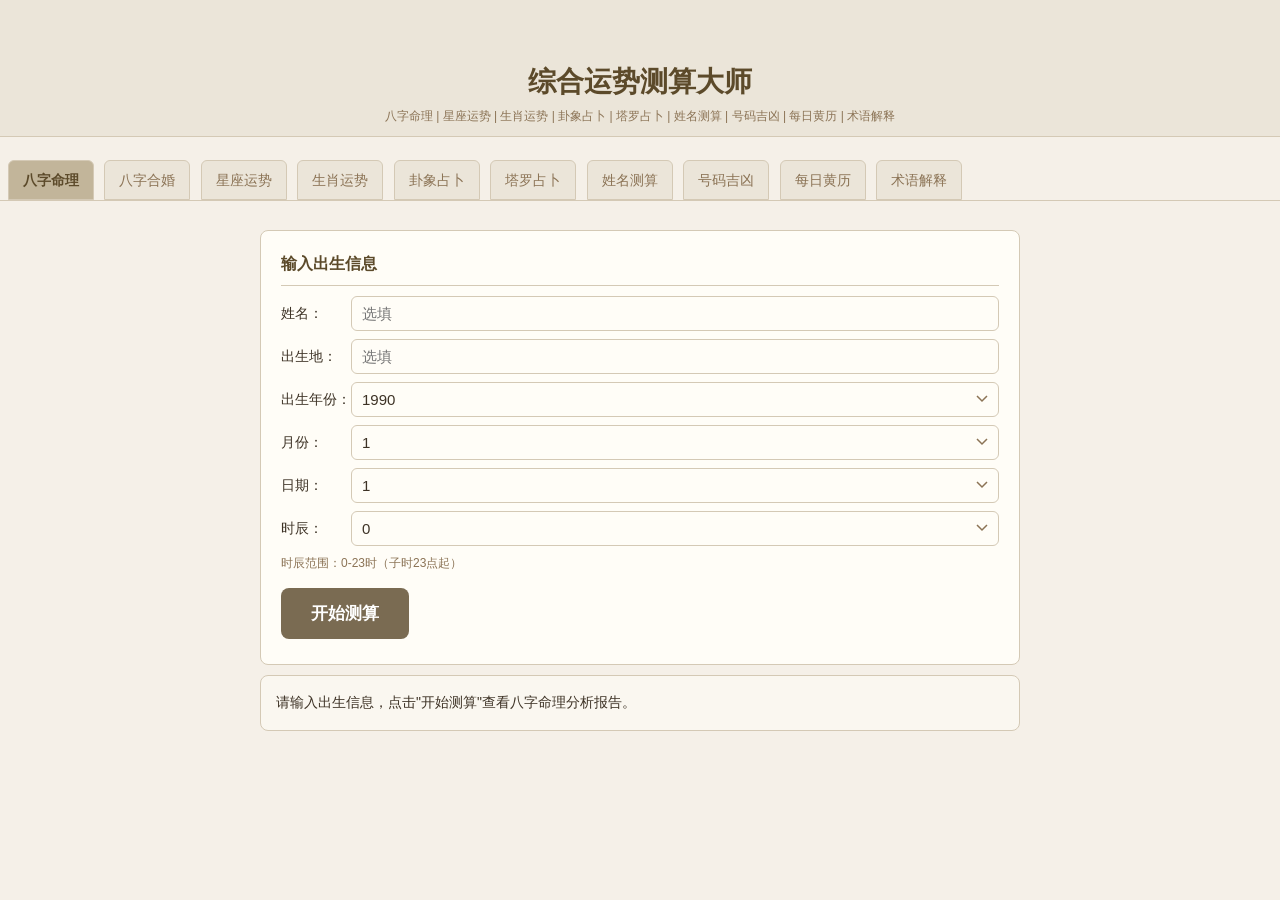
<file: fortune_master_web (5).html>
<!DOCTYPE html>
<html lang="zh-CN">
<head>
<meta charset="UTF-8">
<meta name="viewport" content="width=device-width,initial-scale=1.0,maximum-scale=1.0,user-scalable=no,viewport-fit=cover">
<title>综合运势测算大师</title>
<style>
:root{--bg:#f5f0e8;--bp:#fffdf7;--bi:#fffdf7;--ft:#5c4a2a;--fs:#8b7355;--fx:#3d3225;--bt:#7a6b52;--bh:#6b5c45;--ac:#2e7d5b;--bd:#d4c9b5;--tb:#ebe5d9;--ta:#c2b59a;--rb:#faf7f0}
*{margin:0;padding:0;box-sizing:border-box}
body{font-family:-apple-system,"Microsoft YaHei","PingFang SC",Arial,sans-serif;background:var(--bg);color:var(--fx);font-size:15px;line-height:1.6;-webkit-text-size-adjust:100%}
.hd{position:fixed;top:0;left:0;right:0;z-index:100;background:var(--tb);border-bottom:1px solid var(--bd);padding:10px 15px;text-align:center;padding-top:60px}
.hd h1{font-size:22px;color:var(--ft);font-weight:bold}.hd p{font-size:12px;color:var(--fs);margin-top:2px}
.tn{position:fixed;top:155px;left:0;right:0;z-index:99;background:var(--bg);border-bottom:1px solid var(--bd);overflow-x:auto;-webkit-overflow-scrolling:touch;white-space:nowrap;padding:0 5px;scrollbar-width:none}.tn::-webkit-scrollbar{display:none}
.tb{display:inline-block;padding:8px 14px;font-size:14px;color:var(--fs);background:var(--tb);border:1px solid var(--bd);border-radius:6px 6px 0 0;margin:5px 3px 0;cursor:pointer;-webkit-user-select:none;user-select:none;min-height:36px}.tb.on{background:var(--ta);color:var(--ft);font-weight:bold}
.ct{margin-top:215px;padding:10px 10px 30px;max-width:800px;margin-left:auto;margin-right:auto}
.tc{display:none}.tc.on{display:block}
.pn{background:var(--bp);border:1px solid var(--bd);border-radius:8px;padding:15px;margin-bottom:10px}
.pt{font-size:16px;font-weight:bold;color:var(--ft);margin-bottom:10px;padding-bottom:8px;border-bottom:1px solid var(--bd)}
.fr{display:flex;align-items:center;margin-bottom:8px;flex-wrap:wrap}
.fr label{min-width:70px;font-size:14px;color:var(--fx);flex-shrink:0}
.fr input,.fr select,.fr textarea{flex:1;min-width:100px;padding:8px 10px;font-size:15px;border:1px solid var(--bd);border-radius:6px;background:var(--bi);color:var(--fx);outline:none;-webkit-appearance:none;appearance:none}
.fr input:focus,.fr select:focus,.fr textarea:focus{border-color:var(--bt)}
.fr select{background-image:url("data:image/svg+xml,%3Csvg xmlns='http://www.w3.org/2000/svg' width='12' height='8'%3E%3Cpath d='M1 1l5 5 5-5' stroke='%238b7355' fill='none' stroke-width='1.5'/%3E%3C/svg%3E");background-repeat:no-repeat;background-position:right 10px center;padding-right:30px}
.fr textarea{min-height:80px;resize:vertical}
.fh{font-size:12px;color:var(--fs);margin-bottom:8px}
.btn{display:inline-block;padding:10px 24px;font-size:16px;font-weight:bold;color:#fff;background:var(--bt);border:none;border-radius:8px;cursor:pointer;min-height:44px;-webkit-user-select:none;user-select:none;margin:5px 5px 5px 0}.btn:active{background:var(--bh)}
.btn2{background:#a89880}.btn2:active{background:#9a8a72}
.br{margin-top:10px}
.rb{background:var(--rb);border:1px solid var(--bd);border-radius:8px;padding:15px;margin-top:10px;white-space:pre-wrap;word-wrap:break-word;font-size:14px;line-height:1.7;max-height:600px;overflow-y:auto;-webkit-overflow-scrolling:touch}
.sg{display:flex;flex-wrap:wrap;gap:5px;margin:8px 0}
.sb{padding:6px 10px;font-size:14px;border:1px solid var(--bd);border-radius:6px;background:var(--bi);color:var(--fx);cursor:pointer;-webkit-user-select:none;user-select:none;min-height:36px}.sb.on{background:var(--ta);border-color:var(--bt);font-weight:bold}
.rg{display:flex;flex-wrap:wrap;gap:5px;margin:8px 0}
.rbtn{padding:6px 14px;font-size:14px;border:1px solid var(--bd);border-radius:6px;background:var(--bi);color:var(--fx);cursor:pointer;-webkit-user-select:none;user-select:none}.rbtn.on{background:var(--ta);border-color:var(--bt);font-weight:bold}
@media(min-width:768px){body{font-size:16px}.hd h1{font-size:28px}.ct{padding:15px 20px 40px}.pn{padding:20px}.btn{padding:12px 30px;font-size:17px}}
</style>
</head>
<body>
<div class="hd"><h1>综合运势测算大师</h1><p>八字命理 | 星座运势 | 生肖运势 | 卦象占卜 | 塔罗占卜 | 姓名测算 | 号码吉凶 | 每日黄历 | 术语解释</p></div>
<div class="tn" id="TN">
<div class="tb on" data-t="bazi" onclick="sw('bazi')">八字命理</div>
<div class="tb" data-t="match" onclick="sw('match')">八字合婚</div>
<div class="tb" data-t="xz" onclick="sw('xz')">星座运势</div>
<div class="tb" data-t="sx" onclick="sw('sx')">生肖运势</div>
<div class="tb" data-t="gua" onclick="sw('gua')">卦象占卜</div>
<div class="tb" data-t="tarot" onclick="sw('tarot')">塔罗占卜</div>
<div class="tb" data-t="name" onclick="sw('name')">姓名测算</div>
<div class="tb" data-t="num" onclick="sw('num')">号码吉凶</div>
<div class="tb" data-t="hl" onclick="sw('hl')">每日黄历</div>
<div class="tb" data-t="term" onclick="sw('term')">术语解释</div>
</div>
<div class="ct">
<!-- 八字命理 -->
<div class="tc on" id="t-bazi">
<div class="pn"><div class="pt">输入出生信息</div>
<div class="fr"><label>姓名：</label><input type="text" id="bN" placeholder="选填"></div>
<div class="fr"><label>出生地：</label><input type="text" id="bL" placeholder="选填"></div>
<div class="fr"><label>出生年份：</label><select id="bY"></select></div>
<div class="fr"><label>月份：</label><select id="bM"></select></div>
<div class="fr"><label>日期：</label><select id="bD"></select></div>
<div class="fr"><label>时辰：</label><select id="bH"></select></div>
<div class="fh">时辰范围：0-23时（子时23点起）</div>
<div class="br"><div class="btn" onclick="doBazi()">开始测算</div></div></div>
<div class="rb" id="bR">请输入出生信息，点击"开始测算"查看八字命理分析报告。</div></div>
<!-- 八字合婚 -->
<div class="tc" id="t-match">
<div class="pn"><div class="pt">输入双方出生信息</div>
<div style="color:var(--ac);font-weight:bold;margin-bottom:8px">甲方（你）</div>
<div class="fr"><label>姓名：</label><input type="text" id="mAN" placeholder="选填"></div>
<div class="fr"><label>年：</label><select id="mAY"></select><label style="min-width:30px;text-align:center">月：</label><select id="mAM"></select><label style="min-width:30px;text-align:center">日：</label><select id="mAD"></select><label style="min-width:30px;text-align:center">时：</label><select id="mAH"></select></div>
<div style="color:#2c6e91;font-weight:bold;margin:10px 0 8px">乙方（对方）</div>
<div class="fr"><label>姓名：</label><input type="text" id="mBN" placeholder="选填"></div>
<div class="fr"><label>年：</label><select id="mBY"></select><label style="min-width:30px;text-align:center">月：</label><select id="mBM"></select><label style="min-width:30px;text-align:center">日：</label><select id="mBD"></select><label style="min-width:30px;text-align:center">时：</label><select id="mBH"></select></div>
<div class="br"><div class="btn" onclick="doMatch()">开始合婚测算</div></div></div>
<div class="rb" id="mR">请输入双方出生信息，点击"开始合婚测算"。</div></div>
<!-- 星座运势 -->
<div class="tc" id="t-xz">
<div class="pn"><div class="pt">输入出生日期</div>
<div class="fr"><label>月份：</label><select id="xM"></select></div>
<div class="fr"><label>日期：</label><select id="xD"></select></div>
<div class="br"><div class="btn" onclick="doXZ()">查看星座运势</div><div class="btn btn2" onclick="doToday()">今日运势</div></div></div>
<div class="rb" id="xR">请选择出生日期，点击"查看星座运势"。</div></div>
<!-- 生肖运势 -->
<div class="tc" id="t-sx">
<div class="pn"><div class="pt">选择生肖</div>
<div class="sg" id="sxG"></div>
<div class="br"><div class="btn" onclick="doSX()">查看生肖运势</div><div class="btn btn2" onclick="toggleSXM()">生肖配对</div></div></div>
<div id="sxMP" class="pn" style="display:none"><div class="pt">生肖配对测算</div>
<div style="color:var(--ac);font-weight:bold;margin-bottom:5px">甲方生肖：</div><div class="sg" id="sxAG"></div>
<div style="color:#2c6e91;font-weight:bold;margin:8px 0 5px">乙方生肖：</div><div class="sg" id="sxBG"></div>
<div class="br"><div class="btn" onclick="doSXM()">开始配对</div></div></div>
<div class="rb" id="sxR">请选择生肖，点击"查看生肖运势"。</div></div>
<!-- 卦象占卜 -->
<div class="tc" id="t-gua">
<div class="pn"><div class="pt">周易卦象占卜</div>
<p style="margin-bottom:10px;color:var(--fs)">在心中默念你的问题，然后点击起卦</p>
<div class="br"><div class="btn" onclick="doGCoin()">简易起卦(三枚硬币法)</div><div class="btn btn2" onclick="doGRnd()">随机起卦</div><div class="btn btn2" onclick="doGAll()">查看六十四卦</div></div></div>
<div class="rb" id="gR">在心中默念你的问题，然后点击起卦按钮。</div></div>
<!-- 塔罗占卜 -->
<div class="tc" id="t-tarot">
<div class="pn"><div class="pt">塔罗牌占卜</div>
<p style="margin-bottom:10px;color:var(--fs)">在心中默念你的问题，然后选择占卜方式</p>
<div class="br"><div class="btn" onclick="doT('single')">单牌占卜</div><div class="btn btn2" onclick="doT('three')">三牌占卜</div><div class="btn btn2" onclick="doT('five')">五牌占卜</div></div>
<div class="br"><div class="btn btn2" onclick="doT('love')">爱情牌阵</div><div class="btn btn2" onclick="doT('career')">事业牌阵</div><div class="btn btn2" onclick="doT('decision')">决策牌阵</div></div></div>
<div class="rb" id="tR">在心中默念你的问题，然后选择占卜方式。</div></div>
<!-- 姓名测算 -->
<div class="tc" id="t-name">
<div class="pn"><div class="pt">五格剖象法姓名测算</div>
<div class="fr"><label>姓氏：</label><input type="text" id="nS" placeholder="如：张"></div>
<div class="fr"><label>名字：</label><input type="text" id="nG" placeholder="如：三丰"></div>
<div class="fh">姓氏和名字分开输入，如姓"张"名"三丰"</div>
<div class="br"><div class="btn" onclick="doName()">开始姓名测算</div></div></div>
<div class="rb" id="nR">请输入姓氏和名字，点击"开始姓名测算"。</div></div>
<!-- 号码吉凶 -->
<div class="tc" id="t-num">
<div class="pn"><div class="pt">号码吉凶分析</div>
<div class="fr"><label>号码：</label><input type="text" id="numI" placeholder="手机号/车牌号/其他号码"></div>
<div class="fh">输入手机号\u3001车牌号或其他数字号码</div>
<div class="br"><div class="btn" onclick="doNum()">开始分析</div></div></div>
<div class="rb" id="numR">请输入号码，点击"开始分析"。</div></div>
<!-- 每日黄历 -->
<div class="tc" id="t-hl">
<div class="pn"><div class="pt">每日黄历</div>
<div class="rg" id="hlOff"><div class="rbtn on" data-v="0" onclick="selHL(this)">今天</div><div class="rbtn" data-v="1" onclick="selHL(this)">明天</div><div class="rbtn" data-v="2" onclick="selHL(this)">后天</div></div>
<div class="br"><div class="btn" onclick="doHL()">查看黄历</div></div></div>
<div class="rb" id="hlR"></div></div>
<!-- 术语解释 -->
<div class="tc" id="t-term">
<div class="pn"><div class="pt">术语解释</div>
<p style="margin-bottom:8px;color:var(--fs)">粘贴或输入任何不懂的内容，程序将自动识别并解释其中的专业术语</p>
<div class="fr"><textarea id="tmI" placeholder="在此输入或粘贴包含术语的文本..."></textarea></div>
<div class="br"><div class="btn" onclick="doTerm()">开始解释</div><div class="btn btn2" onclick="doAllTerm()">常见术语速查</div></div></div>
<div class="rb" id="tmR">请输入需要解释的内容，点击"开始解释"。</div></div>
</div>
<script>
// ===== 数据常量 =====
var TG=['甲','乙','丙','丁','戊','己','庚','辛','壬','癸'],DZ=['子','丑','寅','卯','辰','巳','午','未','申','酉','戌','亥'];
var WXG=['木','木','火','火','土','土','金','金','水','水'],WXZ=['水','土','木','木','土','火','火','土','金','金','土','水'];
var SX=['鼠','牛','虎','兔','龙','蛇','马','羊','猴','鸡','狗','猪'],SE=['🐀','🐂','🐅','🐇','🐉','🐍','🐴','🐑','🐵','🐔','🐶','🐷'];
var GYY=['阳','阴','阳','阴','阳','阴','阳','阴','阳','阴'];
var NY=['海中金','炉中火','大林木','路旁土','剑锋金','山头火','涧下水','城头土','白蜡金','杨柳木','泉中水','屋上土','霹雳火','松柏木','长流水','砂中金','山下火','平地木','壁上土','金箔金','覆灯火','天河水','大驿土','钗钏金','桑柘木','大溪水','沙中土','天上火','石榴木','大海水'];
var SK={'木':{生:'火',克:'土',被生:'水',被克:'金',同:'木'},'火':{生:'土',克:'金',被生:'木',被克:'水',同:'火'},'土':{生:'金',克:'水',被生:'火',被克:'木',同:'土'},'金':{生:'水',克:'木',被生:'土',被克:'火',同:'金'},'水':{生:'木',克:'火',被生:'金',被克:'土',同:'水'}};
var SM={'比肩':'自我\u3001独立\u3001竞争','劫财':'争夺\u3001冲动\u3001社交','食神':'才华\u3001享受\u3001温和','伤官':'叛逆\u3001创意\u3001表现','偏财':'意外之财\u3001人缘','正财':'稳定收入\u3001务实','七杀':'魄力\u3001压力\u3001权威','正官':'自律\u3001责任\u3001地位','偏印':'直觉\u3001孤独\u3001偏才','正印':'学业\u3001贵人\u3001仁慈'};
var SCN=["子时(23-1点)","丑时(1-3点)","寅时(3-5点)","卯时(5-7点)","辰时(7-9点)","巳时(9-11点)","午时(11-13点)","未时(13-15点)","申时(15-17点)","酉时(17-19点)","戌时(19-21点)","亥时(21-23点)"];
var XZD=[{n:'摩羯座',e:'Capricorn',d:'12.22-1.19',el:'土',em:'♑',tr:'踏实稳重\u3001有责任心\u3001目标明确',dt:'摩羯座是十二星座中最有耐心的星座。他们像山羊一样，一步一个脚印地攀登人生高峰。',st:'责任感强\u3001意志坚定\u3001善于规划\u3001务实可靠',wk:'有时过于保守\u3001对自己要求太严格\u3001不太善于表达感情',lk:['事业运势稳步上升，适合制定长期计划','财运方面需要耐心等待时机','感情上可能遇到志同道合的人']},{n:'水瓶座',e:'Aquarius',d:'1.20-2.18',el:'风',em:'♒',tr:'独立创新\u3001思想前卫\u3001友善博爱',dt:'水瓶座是十二星座中最具独创性的星座。他们思维超前，常常有别人想不到的点子。',st:'创意无限\u3001独立思考\u3001友善博爱\u3001适应力强',wk:'有时过于理想化\u3001感情上显得疏离\u3001固执己见',lk:['创意灵感爆发，适合开展新项目','社交运势旺盛，人脉拓展','需要注意休息，避免过度劳累']},{n:'双鱼座',e:'Pisces',d:'2.19-3.20',el:'水',em:'♓',tr:'浪漫多情\u3001直觉敏锐\u3001富有同情心',dt:'双鱼座是十二星座中最富有同情心的星座。他们像水一样柔软，能够感知到周围人的情绪变化。',st:'直觉敏锐\u3001富有同情心\u3001想象力丰富\u3001适应力强',wk:'有时过于敏感\u3001容易逃避现实\u3001优柔寡断',lk:['直觉力增强，适合做重要决策','艺术创作灵感充沛','感情运势甜蜜，单身者有望脱单']},{n:'白羊座',e:'Aries',d:'3.21-4.19',el:'火',em:'♈',tr:'热情冲动\u3001勇敢直率\u3001天生的领导者',dt:'白羊座是十二星座中的第一个星座，代表着新的开始。他们充满活力和激情。',st:'勇敢果断\u3001充满活力\u3001领导力强\u3001积极乐观',wk:'有时过于冲动\u3001缺乏耐心\u3001容易与人发生冲突',lk:['行动力十足，适合启动新计划','竞争中获得优势','注意控制情绪，避免冲动决策']},{n:'金牛座',e:'Taurus',d:'4.20-5.20',el:'土',em:'♉',tr:'稳重务实\u3001耐心坚韧\u3001注重品质',dt:'金牛座是十二星座中最稳重的星座。他们像大地一样踏实可靠。',st:'踏实可靠\u3001耐心坚韧\u3001审美品味高\u3001理财能力强',wk:'有时过于固执\u3001不喜欢变化\u3001占有欲较强',lk:['财运亨通，投资有望获利','工作稳定发展，获得认可','适合享受生活，犒劳自己']},{n:'双子座',e:'Gemini',d:'5.21-6.21',el:'风',em:'♊',tr:'聪明灵活\u3001善于沟通\u3001好奇心强',dt:'双子座是十二星座中最善于沟通的星座。他们思维敏捷，口才出众。',st:'聪明伶俐\u3001口才出众\u3001适应力强\u3001知识面广',wk:'有时过于善变\u3001注意力不集中\u3001表面化',lk:['沟通能力突出，谈判顺利','学习运佳，适合考试面试','社交活动频繁，注意时间管理']},{n:'巨蟹座',e:'Cancer',d:'6.22-7.22',el:'水',em:'♋',tr:'温柔体贴\u3001重视家庭\u3001情感丰富',dt:'巨蟹座是十二星座中最重视家庭的星座。他们像螃蟹一样，外表坚硬但内心柔软。',st:'温柔体贴\u3001重视家庭\u3001直觉敏锐\u3001记忆力好',wk:'有时过于敏感\u3001情绪化\u3001缺乏安全感',lk:['家庭和谐，亲情温暖','职场获得贵人相助','投资理财需谨慎，不宜冒险']},{n:'狮子座',e:'Leo',d:'7.23-8.22',el:'火',em:'♌',tr:'自信大方\u3001慷慨热情\u3001天生王者',dt:'狮子座是十二星座中最具王者风范的星座。他们像太阳一样光芒四射。',st:'自信大方\u3001领导力强\u3001慷慨热情\u3001忠诚可靠',wk:'有时过于骄傲\u3001需要过多关注\u3001控制欲强',lk:['领导力得到发挥，团队协作顺利','桃花运旺盛，魅力四射','注意谦虚待人，避免骄傲']},{n:'处女座',e:'Virgo',d:'8.23-9.22',el:'土',em:'♍',tr:'细致完美\u3001分析力强\u3001追求品质',dt:'处女座是十二星座中最追求完美的星座。他们有一双发现细节的眼睛。',st:'细致认真\u3001分析力强\u3001追求完美\u3001善于整理',wk:'有时过于挑剔\u3001对自己和他人要求太高\u3001容易焦虑',lk:['工作效率极高，细节把控到位','健康运势良好，适合开始健身','感情上需要更多表达和沟通']},{n:'天秤座',e:'Libra',d:'9.23-10.23',el:'风',em:'♎',tr:'优雅和谐\u3001公正公平\u3001社交达人',dt:'天秤座是十二星座中最追求和谐的星座。他们像天平一样追求平衡和公正。',st:'公正公平\u3001善于社交\u3001审美品味高\u3001优雅迷人',wk:'有时过于犹豫\u3001难以做出决定\u3001过于在意他人看法',lk:['人际关系和谐，合作顺利','审美眼光独到，适合艺术相关','需要果断决策，避免犹豫不决']},{n:'天蝎座',e:'Scorpio',d:'10.24-11.22',el:'水',em:'♏',tr:'神秘深邃\u3001意志坚定\u3001洞察力强',dt:'天蝎座是十二星座中最具神秘感的星座。他们像深海一样，表面平静但内心蕴含巨大的力量。',st:'意志坚定\u3001洞察力强\u3001忠诚专一\u3001执行力强',wk:'有时过于多疑\u3001报复心强\u3001不容易信任他人',lk:['洞察力敏锐，能发现隐藏机会','感情深沉专一，关系更加稳固','适合深入研究或调查工作']},{n:'射手座',e:'Sagittarius',d:'11.23-12.21',el:'火',em:'♐',tr:'乐观开朗\u3001热爱自由\u3001追求真理',dt:'射手座是十二星座中最热爱自由的星座。他们像弓箭手一样，永远瞄准远方。',st:'乐观开朗\u3001热爱自由\u3001追求真理\u3001幽默风趣',wk:'有时过于直白\u3001缺乏耐心\u3001承诺感不强',lk:['旅行运极佳，适合出行或出差','学业运上升，考试运佳','自由职业者有望获得突破']}];
var SXI={'鼠':{el:'水',yy:'阳',ps:'聪明机灵\u3001善于社交\u3001适应力强',dp:'属鼠的人天生聪慧，反应敏捷，善于观察和分析。',ft:'鼠年出生的人天生聪慧，善于把握机会。今年事业运势稳步上升。',cr:'今年事业上会有不错的突破，你的聪明才智会得到领导的赏识。',lv:'感情运势整体向好。已有伴侣的人，今年是加深感情的好时机。',ht:'健康方面需要注意肠胃和睡眠质量。建议规律作息，适当运动。',bm:['龙','猴','牛'],am:['马','兔','羊']},'牛':{el:'土',yy:'阴',ps:'勤劳踏实\u3001坚韧不拔\u3001忠诚可靠',dp:'属牛的人是最可靠的朋友和伙伴。他们做事脚踏实地。',ft:'牛年出生的人踏实肯干，持之以恒。今年财运稳定增长。',cr:'事业运势稳步上升。你的踏实和认真会得到认可。',lv:'感情方面比较稳定，但可能缺乏一些浪漫。',ht:'健康运势良好，但需要注意关节和骨骼的保养。',bm:['鼠','蛇','鸡'],am:['马','羊','狗']},'虎':{el:'木',yy:'阳',ps:'勇敢果断\u3001自信大方\u3001富有冒险精神',dp:'属虎的人天生具有领导气质，他们勇敢\u3001自信\u3001充满活力。',ft:'虎年出生的人威风凛凛，领导力强。今年适合大胆创新。',cr:'事业上有重大突破的可能。勇敢地做出决定吧。',lv:'感情运势波动较大。已有伴侣的人需要注意沟通。',ht:'注意控制情绪，避免因为压力过大而影响健康。',bm:['马','狗','猪'],am:['蛇','猴']},'兔':{el:'木',yy:'阴',ps:'温和善良\u3001心思细腻\u3001优雅从容',dp:'属兔的人是最温柔的生肖之一。他们心思细腻，善解人意。',ft:'兔年出生的人温文尔雅，人缘极佳。今年感情运旺盛。',cr:'事业上稳步发展，适合深耕专业领域。',lv:'感情运非常旺盛！单身的人今年脱单的几率很高。',ht:'健康方面需要注意饮食均衡。',bm:['羊','狗','猪'],am:['鼠','龙','鸡']},'龙':{el:'土',yy:'阳',ps:'气宇轩昂\u3001才华横溢\u3001志向远大',dp:'属龙的人是最有魅力的生肖之一。他们天生自带光环。',ft:'龙年出生的人天赋异禀，贵人运强。今年是大展宏图的好时机。',cr:'事业运势非常强劲！今年可能会有重大的晋升或转行机会。',lv:'感情方面，你的魅力会吸引很多人。',ht:'精力充沛，但也要注意劳逸结合。',bm:['鼠','猴','鸡'],am:['狗','兔','龙']},'蛇':{el:'火',yy:'阴',ps:'智慧深沉\u3001直觉敏锐\u3001优雅神秘',dp:'属蛇的人是最有智慧的生肖之一。他们思维深邃，洞察力极强。',ft:'蛇年出生的人智慧过人，洞察力强。今年财运亨通。',cr:'事业上适合做策略性工作。你的洞察力会让你脱颖而出。',lv:'感情运势平稳。已有伴侣的人关系稳定。',ht:'注意休息，避免过度用脑。',bm:['牛','鸡'],am:['虎','猪']},'马':{el:'火',yy:'阳',ps:'热情奔放\u3001自由不羁\u3001精力充沛',dp:'属马的人是最有活力的生肖之一。他们热情开朗，行动力极强。',ft:'马年出生的人活力四射，行动力强。今年事业运上升。',cr:'事业运非常好，有升职加薪的机会。',lv:'感情运势不错，但要注意给伴侣足够的空间。',ht:'精力充沛，但要注意运动安全。',bm:['虎','羊','狗'],am:['鼠','牛','兔']},'羊':{el:'土',yy:'阴',ps:'温顺善良\u3001富有艺术气质\u3001内心丰富',dp:'属羊的人是最有艺术气质的生肖之一。他们内心丰富，感情细腻。',ft:'羊年出生的人心地善良，人缘极佳。今年适合学习进修。',cr:'事业上适合学习和积累。今年是打基础的好时机。',lv:'感情运势温暖甜蜜。已有伴侣的人会感受到更多的幸福。',ht:'注意情绪管理，避免因为压力而影响睡眠。',bm:['兔','马','猪'],am:['牛','鼠','狗']},'猴':{el:'金',yy:'阳',ps:'聪明伶俐\u3001机智灵活\u3001幽默风趣',dp:'属猴的人是最聪明的生肖之一。他们反应敏捷，口才出众。',ft:'猴年出生的人聪明机智，应变能力强。今年财运大旺。',cr:'事业上有突破性进展。你的创意和执行力会让你脱颖而出。',lv:'感情运势活跃，社交场合中容易遇到心仪对象。',ht:'健康运势良好，但要注意饮食规律。',bm:['鼠','龙'],am:['虎','猪']},'鸡':{el:'金',yy:'阴',ps:'勤奋努力\u3001观察力强\u3001追求完美',dp:'属鸡的人是最勤勉的生肖之一。他们做事认真负责，追求完美。',ft:'鸡年出生的人勤勉认真，注重细节。今年工作运极佳。',cr:'工作运极佳，有望获得重要成就。',lv:'感情方面比较挑剔，建议放宽心态。',ht:'注意休息，避免过度劳累。',bm:['牛','龙','蛇'],am:['兔','狗','鸡']},'狗':{el:'土',yy:'阳',ps:'忠诚正直\u3001勇敢善良\u3001有责任感',dp:'属狗的人是最忠诚的生肖之一。他们正直善良，有着强烈的责任感。',ft:'狗年出生的人忠诚可靠，值得信赖。今年贵人运强。',cr:'贵人运强，人际关系和谐。在工作中会得到同事和领导的支持。',lv:'感情运势稳定而温暖。已有伴侣的人关系更加牢固。',ht:'健康运势平稳，但要注意心理健康。',bm:['虎','兔','马'],am:['龙','牛','羊','鸡']},'猪':{el:'水',yy:'阴',ps:'豁达乐观\u3001真诚善良\u3001福气满满',dp:'属猪的人是最有福气的生肖之一。他们豁达乐观，真诚善良。',ft:'猪年出生的人福气深厚，乐天知命。今年整体运势平稳向好。',cr:'事业运势平稳，不会有太大的波动。适合稳扎稳打。',lv:'感情运势甜蜜温暖。已有伴侣的人会感受到更多的幸福。',ht:'健康运势良好，但要注意控制饮食。',bm:['虎','兔','羊'],am:['蛇','猴']}};
var TR=[{n:'愚者 The Fool',nm:0,em:'🃏',u:'新的开始\u3001冒险精神\u3001无限可能\u3001纯真自由',r:'鲁莽行事\u3001缺乏计划\u3001犹豫不决\u3001不切实际',a:'勇敢迈出第一步，相信直觉，拥抱未知',d:'愚者是塔罗牌的起点，编号为0，代表无限的可能性。正位代表新的机遇和冒险精神。'},{n:'魔术师 The Magician',nm:1,em:'🎩',u:'创造力\u3001技巧娴熟\u3001自信满满\u3001掌控全局',r:'欺骗操纵\u3001才能浪费\u3001缺乏自信\u3001计划失败',a:'善用自己的才能和资源，专注目标',d:'魔术师代表创造力和行动力。桌上摆放着四件宝物，代表他拥有实现目标所需的一切资源。'},{n:'女祭司 The High Priestess',nm:2,em:'🌙',u:'直觉敏锐\u3001内在智慧\u3001神秘\u3001耐心等待',r:'忽视直觉\u3001表面化\u3001秘密暴露\u3001急躁',a:'倾听内心的声音，保持耐心',d:'女祭司代表直觉和内在智慧。答案不在外面，而在你的内心深处。'},{n:'女皇 The Empress',nm:3,em:'👑',u:'丰盛富足\u3001母性光辉\u3001创造力\u3001自然之美',r:'依赖过度\u3001创造力枯竭\u3001忽视自我\u3001贫乏',a:'关爱自己和他人，享受生活的美好',d:'女皇代表丰盛和滋养。她代表母性\u3001创造力和感官享受。'},{n:'皇帝 The Emperor',nm:4,em:'🏛️',u:'权威领导\u3001稳定秩序\u3001纪律严明\u3001父性力量',r:'专制独裁\u3001僵化固执\u3001控制欲强\u3001混乱',a:'建立秩序和规则，保持理性决策',d:'皇帝代表权威和秩序。他手持权杖，代表他对领域的掌控力。'},{n:'教皇 The Hierophant',nm:5,em:'📖',u:'传统智慧\u3001精神指引\u3001教育传承\u3001信仰坚定',r:'打破常规\u3001自由思考\u3001反叛传统\u3001教条主义',a:'寻求良师益友的指导，保持学习的态度',d:'教皇代表传统智慧和精神指引。建议你向有经验的人学习。'},{n:'恋人 The Lovers',nm:6,em:'💕',u:'爱情美满\u3001重要选择\u3001价值观契合\u3001和谐关系',r:'感情危机\u3001选择困难\u3001价值观冲突\u3001不和谐',a:'遵从内心做出选择，珍惜重要关系',d:'恋人牌不仅仅代表爱情，更代表重要的选择。面对人生的重要选择时，要遵从内心的声音。'},{n:'战车 The Chariot',nm:7,em:'⚡',u:'胜利凯旋\u3001意志坚定\u3001克服困难\u3001掌控方向',r:'失去控制\u3001方向迷失\u3001内心冲突\u3001挫败',a:'坚定信念，克服障碍，勇往直前',d:'战车代表意志力和胜利。只要坚定信念，就能克服一切困难。'},{n:'力量 Strength',nm:8,em:'🦁',u:'内在力量\u3001勇气坚韧\u3001自我控制\u3001温柔坚定',r:'缺乏自信\u3001软弱无力\u3001自我怀疑\u3001冲动',a:'用温柔的力量化解困难，保持耐心',d:'力量牌代表内在的勇气和坚韧。真正的力量不是蛮力，而是内心的坚定和温柔。'},{n:'隐者 The Hermit',nm:9,em:'🏔️',u:'内省沉思\u3001寻求真理\u3001独处智慧\u3001精神探索',r:'孤立自闭\u3001逃避现实\u3001固执己见\u3001迷失方向',a:'给自己独处的时间，深入思考人生方向',d:'隐者代表独处和内省。灯笼里的星星象征内在的智慧之光。'},{n:'命运之轮 Wheel of Fortune',nm:10,em:'🎡',u:'命运转折\u3001好运降临\u3001循环变化\u3001机遇来临',r:'厄运降临\u3001抗拒变化\u3001坏运气\u3001失去机会',a:'顺应命运的变化，把握转机',d:'命运之轮代表命运的循环和转折。变化是永恒的，重要的是在变化中保持平衡和希望。'},{n:'正义 Justice',nm:11,em:'⚖️',u:'公正公平\u3001真相大白\u3001因果报应\u3001法律事务',r:'不公正\u3001逃避责任\u3001偏见歧视\u3001不诚实',a:'做出公正的决定，承担应有的责任',d:'正义牌代表公正和真相。种什么因就得什么果。'},{n:'倒吊人 The Hanged Man',nm:12,em:'🔄',u:'换个角度\u3001牺牲奉献\u3001等待时机\u3001新的领悟',r:'无谓牺牲\u3001拖延等待\u3001固执己见\u3001拒绝改变',a:'尝试换个角度看问题，耐心等待',d:'倒吊人代表换个角度看世界。有时候暂停下来，换一个角度思考，会有意想不到的收获。'},{n:'死神 Death',nm:13,em:'🥀',u:'结束与新生\u3001转变蜕变\u3001放下过去\u3001全新开始',r:'抗拒改变\u3001恐惧结束\u3001停滞不前\u3001执着过去',a:'勇敢面对结束，迎接新的开始',d:'死神牌并不代表真正的死亡，而是代表深刻的转变和结束。每个结束都是一个新的开始。'},{n:'节制 Temperance',nm:14,em:'🕊️',u:'平衡和谐\u3001耐心节制\u3001适度中庸\u3001融合协调',r:'失去平衡\u3001过度放纵\u3001缺乏耐心\u3001冲突',a:'保持平衡，凡事适度',d:'节制牌代表平衡和调和。一位天使将水从一个杯子倒入另一个杯子，象征不同元素的融合与平衡。'},{n:'恶魔 The Devil',nm:15,em:'⛓️',u:'束缚诱惑\u3001欲望执念\u3001物质主义\u3001阴暗面',r:'挣脱束缚\u3001摆脱诱惑\u3001重获自由\u3001面对阴暗',a:'审视自己的执念，勇敢挣脱束缚',d:'恶魔牌代表诱惑和束缚。很多时候束缚我们的不是外在的力量，而是我们自己的执念和欲望。'},{n:'高塔 The Tower',nm:16,em:'🌩️',u:'突变崩塌\u3001真相揭露\u3001打破旧规\u3001浴火重生',r:'延缓灾难\u3001恐惧改变\u3001逃避现实\u3001小挫折',a:'接受突如其来的变化，在废墟中重建',d:'高塔牌代表突如其来的变化。有时候旧的结构必须被摧毁，才能建立更好的新结构。'},{n:'星星 The Star',nm:17,em:'⭐',u:'希望光明\u3001灵感启示\u3001内心平静\u3001美好未来',r:'失去希望\u3001悲观失望\u3001缺乏信心\u3001迷茫',a:'保持希望和信心，美好的事情即将发生',d:'星星牌代表希望和治愈。一位少女跪在水边，将两壶水分别倒入大地和池塘，象征净化和更新。'},{n:'月亮 The Moon',nm:18,em:'🌕',u:'幻觉迷惑\u3001潜意识\u3001不安焦虑\u3001直觉',r:'真相显现\u3001恐惧消散\u3001走出迷雾\u3001清晰',a:'面对内心的恐惧，相信直觉',d:'月亮牌代表潜意识和幻觉。事情可能不是表面看起来的那样，需要用心去感受真相。'},{n:'太阳 The Sun',nm:19,em:'☀️',u:'成功喜悦\u3001活力充沛\u3001光明正大\u3001幸福美满',r:'暂时挫折\u3001过度乐观\u3001自信不足\u3001延迟成功',a:'保持积极乐观，成功就在眼前',d:'太阳牌是塔罗牌中最积极的牌之一。一个孩子骑在白马上，在阳光下自由奔跑。一切都在向好的方向发展。'},{n:'审判 Judgement',nm:20,em:'📯',u:'觉醒重生\u3001重要决定\u3001自我评价\u3001救赎',r:'自我怀疑\u3001逃避审判\u3001犹豫不决\u3001无法释怀',a:'勇敢面对自我评价，做出重要决定',d:'审判牌代表觉醒和重生。天使吹响号角，人们从棺材中站起来，象征着一个深刻的觉醒时刻。'},{n:'世界 The World',nm:21,em:'🌍',u:'圆满完成\u3001功德圆满\u3001整合成就\u3001新旅程',r:'未完成\u3001缺乏结束\u3001不满足\u3001延迟成功',a:'庆祝你的成就，准备迎接新的旅程',d:'世界牌是塔罗大阿卡纳的最后一张牌，代表圆满和完成。你正在或即将完成一个重要的人生阶段。'}];
var SP={single:{nm:'单牌占卜',cnt:1,pos:['当前指引'],ds:'需要一个快速指引或回答一个简单问题'},three:{nm:'三牌占卜（过去-现在-未来）',cnt:3,pos:['过去','现在','未来'],ds:'了解一件事的发展脉络和趋势'},five:{nm:'五牌占卜（综合分析）',cnt:5,pos:['过去','现在','未来','建议','结果'],ds:'深入分析一个复杂问题'},love:{nm:'爱情牌阵',cnt:4,pos:['你','对方','关系现状','建议'],ds:'分析爱情关系中的双方和关系走向'},career:{nm:'事业牌阵',cnt:4,pos:['现状','挑战','建议','结果'],ds:'分析事业发展方向和职场问题'},decision:{nm:'决策牌阵',cnt:6,pos:['问题','选项A','选项B','影响因素','建议','结果'],ds:'面对两个选择时，帮助分析利弊做出决策'}};
var SK_DATA={1:['吉','万物开泰，最大吉数','为太极之数，万物开基。'],2:['凶','动摇不安，一荣一枯','混沌未定，为最大凶恶的数理。'],3:['吉','如意吉祥，旭日东升','如日初升，蓬勃向上。'],4:['凶','万事休止，凶祸叠来','凶变劫难，万事休止。'],5:['凶','福禄长寿，阴阳和合','福禄寿三数俱全。'],6:['吉','安稳余庆，吉人天相','天德地祥具备。'],7:['吉','精力旺盛，刚毅果断','精力旺盛，头脑敏锐。'],8:['吉','坚刚志强，意志坚强','意志如铁石。'],9:['凶','穷迫逆境，灾祸频来','穷迫逆境，灾祸频来。'],10:['凶','万事终局，零暗空虚','零暗万事尽头。'],11:['吉','旱苗逢雨，枯木逢春','阴阳复新，万事顺利。'],12:['凶','薄弱无力，柔弱困难','意志脆弱，家属缘薄。'],13:['吉','智能超群，博学多才','富于学艺才能。'],14:['凶','破兆浮沉，穷困逆境','浮沉不定，多破兆。'],15:['吉','福寿圆满，富贵荣誉','福寿圆满，富贵荣誉。'],16:['吉','厚重载德，安富尊荣','贵人得助，天降好运。'],17:['吉','突破万难，刚柔相济','权威刚强。'],18:['吉','有志竟成，内外有运','有志竟成，名利双收。'],19:['凶','多难风云，病弱废疾','多忧思疑虑，病弱废疾。'],20:['凶','破灭衰亡，灾难叠来','非运空虚，浮沉不定。'],21:['凶','明月中天，独立权威','首领之数，享天赋之幸福。'],22:['凶','秋草逢霜，困难疾弱','百事不如意数。'],23:['吉','旭日东升，壮丽壮观','旭日东升之象。'],24:['吉','家门余庆，金钱丰盈','策马前行，仍可成功。'],25:['凶','英俊刚毅，荣华清秀','资性英敏，但易生不满。'],26:['凶','变怪奇异，波澜起伏','英雄运格，波澜重叠。'],27:['凶','足智多谋，自损自伤','刚柔相济，但自损自伤。'],28:['凶','阔水浮萍，豪杰气概','豪气生离，家属缘薄。'],29:['吉','智谋优秀，财力归集','享天赋幸福之运。'],30:['凶','浮沉不定，吉凶参半','浮沉不定，成败不定。'],31:['吉','春日花开，智勇得志','智仁勇俱备。'],32:['吉','宝马金鞍，侥幸多望','贵人得助，财帛如裕。'],33:['吉','旭日升天，家门隆昌','名闻天下。'],34:['凶','破家之身，见识短小','见识短小，辛苦困难。'],35:['凶','高楼望月，温和平静','保守平安，有艺术才华。'],36:['凶','波澜壮阔，风浪不息','义气助人。'],37:['吉','猛虎出林，权威显达','享天赋幸福。'],38:['凶','磨铁成针，意志薄弱','难成大事。'],39:['吉','富贵繁荣，开花结果','享天赋幸福。'],40:['凶','智谋胆力，投机冒险','浮沉不定之象。'],41:['吉','纯阳独秀，德望高大','得上司提拔。'],42:['凶','寒蝉在柳，十艺九穷','十艺九穷。'],43:['凶','散财破产，诸事不宜','诸事不宜。'],44:['凶','烦闷损寿，破灭之兆','家属缘薄。'],45:['凶','顺风扬帆，新生泰和','但缺乏毅力。'],46:['凶','载宝沉舟，难以成功','难以成功。'],47:['吉','点石成金，开花结果','万事如意。'],48:['吉','智谋兼备，德智荣昌','可成大业。'],49:['凶','吉凶难分，转变运数','成败不定。'],50:['凶','小舟入海，吉凶参半','吉凶参半。'],51:['凶','一盛一衰，浮沉不定','需谨慎行事。'],52:['凶','先见之明，理想实现','理想可实现。'],53:['凶','忧愁困苦，内外不和','难以成功。'],54:['凶','石上栽花，难得结果','辛苦困难。'],55:['凶','善恶分明，浮沉多端','有凶有吉。'],56:['凶','浪里行舟，历尽艰辛','难以成功。'],57:['凶','寒雪青松，刚毅果敢','运势不佳。'],58:['凶','晚行遇月，先苦后甜','可享晚年幸福。'],59:['凶','寒蝉悲风，意志薄弱','诸事不宜。'],60:['凶','无谋无勇，暗淡无光','难以成功。'],61:['凶','名利双收，繁荣富贵','但需谨慎。'],62:['凶','衰败暗淡，基础不固','难以成功。'],63:['凶','富贵荣华，身心安泰','但需谨慎。'],64:['凶','骨肉分离，孤独遭难','诸事不宜。'],65:['凶','富贵至极，家运隆昌','但需谨慎。'],66:['凶','黑夜茫茫，内外不和','难以成功。'],67:['凶','天赋幸运，财源广进','但需谨慎。'],68:['凶','兴家立业，才华横溢','但需谨慎。'],69:['凶','坐立不安，穷困逆境','诸事不宜。'],70:['凶','惨淡经营，空虚困乏','难以成功。'],71:['凶','石中隐玉，有德有才','但需时机。'],72:['凶','劳苦辛勤，面有难色','难以成功。'],73:['凶','高远无极，志向高远','但需谨慎。'],74:['凶','沉沦逆运，暗淡无光','难以成功。'],75:['凶','守此数者，有智无谋','难以成功。'],76:['凶','倾覆离散，此数大凶','诸事不宜。'],77:['凶','半吉半凶，此数多凶','需谨慎。'],78:['凶','晚景凄凉，劳而无功','难以成功。'],79:['凶','云头望月，身疲力尽','难以成功。'],80:['凶','遁隐退志，辛苦困难','难以成功。'],81:['吉','万物回春，积极向上','享天赋幸福。']};
var DWX={1:'水',2:'火',3:'木',4:'金',5:'土',6:'水',7:'火',8:'木',9:'金',0:'土'};
var DM={0:'圆满\u3001无限',1:'独立\u3001领导',2:'合作\u3001平衡',3:'创造\u3001活力',4:'稳定\u3001基础',5:'自由\u3001变化',6:'和谐\u3001责任',7:'智慧\u3001内省',8:'财富\u3001成功',9:'完成\u3001奉献'};
var HLY=['嫁娶','搬家','出行','动土','开业','求职','签约','祭祀','祈福','安床','纳采','修造','开市','交易','入宅','安葬','冠笄','伐木','捕捉','栽种','牧养','纳畜','求医','解除','沐浴','扫舍','理发','求嗣','开仓','出货','立券','纳财'];
var HLJ=['嫁娶','搬家','出行','动土','开业','安葬','入宅','修造','开市','交易','祈福','纳采','安床','伐木','栽种','纳畜','求医','上梁','竖柱','开仓','出货','破土','行丧','造庙'];
var JS=['天德','月德','天恩','福星','天喜','天医','青龙','明堂','金匮','天贵','驿马','天嗣','禄勋','玉堂','司命','三合'];
var XS=['天刑','地煞','月破','大耗','小耗','五鬼','朱雀','白虎','天狗','吊客','病符','死符','岁破','暗金'];
var CS={'子':['午','马','南'],'丑':['未','羊','东'],'寅':['申','猴','北'],'卯':['酉','鸡','西'],'辰':['戌','狗','南'],'巳':['亥','猪','东'],'午':['子','鼠','北'],'未':['丑','牛','西'],'申':['寅','虎','南'],'酉':['卯','兔','东'],'戌':['辰','龙','北'],'亥':['巳','蛇','西']};
var PG={'甲':'甲不开仓财物耗散','乙':'乙不栽植千株不长','丙':'丙不修灶必见灾殃','丁':'丁不剃头头必生疮','戊':'戊不受田田主不祥','己':'己不破券二比并亡','庚':'庚不经络织机虚张','辛':'辛不合酱主人不尝','壬':'壬不汲水更难提防','癸':'癸不词讼理弱敌强'};
var PZ={'子':'子不问卜自惹祸殃','丑':'丑不冠带主不还乡','寅':'寅不祭祀神鬼不尝','卯':'卯不穿井水泉不香','辰':'辰不哭泣必主重丧','巳':'巳不远行财物伏藏','午':'午不苫盖屋主更张','未':'未不服药毒气入肠','申':'申不安床鬼祟入房','酉':'酉不宴客醉坐颠狂','戌':'戌不吃犬作怪上床','亥':'亥不远行作事无成'};
var WD={'金':{j:['西方','西北'],y:['东方','东南']},'木':{j:['东方','东南'],y:['西方','西北']},'水':{j:['北方','东北'],y:['南方','西南']},'火':{j:['南方','西南'],y:['北方','东北']},'土':{j:['中央','东北','西南'],y:['东方','西方']}};
var WLC={'金':['白色','金色','银色'],'木':['绿色','青色','翠色'],'水':['黑色','蓝色','深灰'],'火':['红色','紫色','橙色'],'土':['黄色','棕色','米色']};
var TD={'七杀':'七杀是十神之一，代表克日主的五行中阴阳不同的天干。象征魄力\u3001压力\u3001权威。','三合':'三合是地支之间的和谐关系，三个地支组成一个合局。如申子辰合水局\u3001寅午戌合火局等。','三才':'三才是天格\u3001人格\u3001地格三者的五行组合配置，好的三才应五行相生\u3001流通有情。','五格剖象':'五格剖象法是姓名学分析方法，将姓名划分为天格\u3001人格\u3001地格\u3001外格\u3001总格，根据81数理判断吉凶。','五行':'五行是中国古代哲学的核心概念，指金\u3001木\u3001水\u3001火\u3001土五种基本元素。五行之间存在相生和相克的关系。','人格':'人格是五格中最重要的，代表主要性格和核心运势。人格=姓氏末字笔画+名字首字笔画。','伤官':'伤官是十神之一，代表日主所生的五行中阴阳不同的天干。象征叛逆\u3001创意\u3001表现。','偏印':'偏印是十神之一，代表生日主的五行中阴阳不同的天干。象征直觉\u3001孤独\u3001偏才。','偏财':'偏财是十神之一，代表日主所克的五行中阴阳不同的天干。象征意外之财\u3001人缘。','八字':'八字，又称"四柱"或"生辰八字"，是中国传统命理学中最核心的概念。由出生时的年\u3001月\u3001日\u3001时四个时间点组成，每个时间点用一个天干和一个地支表示，共八个字。','六合':'六合是地支之间的亲密关系，共六对：子丑合\u3001寅亥合\u3001卯戌合\u3001辰酉合\u3001巳申合\u3001午未合。','冲煞':'冲煞是黄历中的重要概念。"冲"指当天地支与某些生肖相冲，"煞"指煞方不宜前往。','凶神':'凶神是黄历中标注的不吉神煞，如天刑\u3001地煞\u3001月破等。','劫财':'劫财是十神之一，代表与日主相同五行但阴阳不同的天干。象征争夺\u3001冲动\u3001社交。','十神':'十神是八字命理中描述日主与其他天干关系的术语体系，包括：比肩\u3001劫财\u3001食神\u3001伤官\u3001偏财\u3001正财\u3001七杀\u3001正官\u3001偏印\u3001正印。','吉神':'吉神是黄历中标注的吉祥神煞，如天德\u3001月德\u3001天恩\u3001福星等。','命宫':'命宫代表一个人的本命所在，反映内在性格和命运基调。','喜用神':'喜用神是八字中对日主有利的五行元素。找出喜用神是八字分析的关键步骤。','四柱':'四柱是八字的另一种称呼。年柱代表祖辈和早年，月柱代表父母和青年，日柱代表自己和中年，时柱代表子女和晚年。','地支':'地支是中国古代用来纪月的十二个符号：子\u3001丑\u3001寅\u3001卯\u3001辰\u3001巳\u3001午\u3001未\u3001申\u3001酉\u3001戌\u3001亥。与十二生肖一一对应。','地格':'地格代表子女\u3001中年运势。单名地格=名字笔画+1，双名地格=名字所有字笔画之和。','塔罗牌':'塔罗牌是起源于欧洲的占卜工具，由78张牌组成。22张大阿卡纳代表人生重要主题。','外格':'外格代表社交关系。外格=总格-人格+1。','大运':'大运代表十年运势，每个人从出生起每十年进入一个大运，影响整体运势走向。','大阿卡纳':'大阿卡纳是塔罗牌中的22张主牌，编号0-21，描述灵魂成长旅程。','天干':'天干是中国古代用来纪年的十个符号：甲\u3001乙\u3001丙\u3001丁\u3001戊\u3001己\u3001庚\u3001辛\u3001壬\u3001癸。','天格':'天格代表祖辈\u3001先天运势。单姓天格=姓氏笔画+1，复姓天格=姓氏上下字笔画之和。','宜':'黄历中的"宜"表示当天适合做的事情，如"宜嫁娶""宜出行"等。','彭祖百忌':'彭祖百忌根据当天天干地支组合，给出应避免做的事情。','忌':'黄历中的"忌"表示当天不适合做的事情，如"忌动土""忌搬家"等。','忌神':'忌神是八字中对日主不利的五行元素，会加重八字中的不平衡。','总格':'总格代表整体运势\u3001晚年运势。总格=姓名所有字笔画之和。','数理':'数理是五格剖象法中判断吉凶的数字系统，共81个数，每个数有特定吉凶属性。','日主':'日主是八字中日柱的天干，代表命主本人。日主是八字分析的核心。','星座':'星座是根据太阳在黄道上的位置划分的，共12个星座，反映基本性格特征。','正位':'正位指塔罗牌正面朝上的状态，代表该牌的正面能量和原始含义。','正印':'正印是十神之一，代表生日主的五行中阴阳相同的天干。象征学业\u3001贵人\u3001仁慈。','正官':'正官是十神之一，代表克日主的五行中阴阳相同的天干。象征自律\u3001责任\u3001地位。','正财':'正财是十神之一，代表日主所克的五行中阴阳相同的天干。象征稳定收入\u3001务实。','比肩':'比肩是十神之一，代表与日主相同五行且阴阳相同的天干。象征自我\u3001独立\u3001竞争。','流年':'流年是每一年的天干地支，代表当年运势。','牌阵':'牌阵是塔罗占卜中牌的排列方式和位置含义的组合。','生肖':'生肖是用12种动物代表出生年份的系统：鼠牛虎兔龙蛇马羊猴鸡狗猪。','相克':'相克是五行之间的关系之一，顺序为：木克土\u3001土克水\u3001水克火\u3001火克金\u3001金克木。','相冲':'相冲是地支之间的对立关系，共六对：子午冲\u3001丑未冲\u3001寅申冲\u3001卯酉冲\u3001辰戌冲\u3001巳亥冲。','相刑':'相刑是地支之间的惩罚关系，如寅巳申无恩之刑\u3001丑戌未恃势之刑等。','相害':'相害是地支之间的不和关系，共六对：子未害\u3001丑午害\u3001寅巳害\u3001卯辰害\u3001申亥害\u3001酉戌害。','相生':'相生是五行之间的关系之一，顺序为：木生火\u3001火生土\u3001土生金\u3001金生水\u3001水生木。','纳音':'纳音是八字命理中的概念，将六十甲子与三十种象征物对应。','身宫':'身宫与命宫相辅相成，代表后天的发展方向和人生重心。','逆位':'逆位指塔罗牌倒着抽出的状态，代表该牌的挑战面或阻碍面。','食神':'食神是十神之一，代表日主所生的五行中阴阳相同的天干。象征才华\u3001享受\u3001温和。','黄历':'黄历是中国传统的日历工具，标注了每天的宜忌\u3001冲煞\u3001吉神凶神等信息。'};
var TV={'八字':['八字','生辰八字','四柱八字'],'五行':['五行','金木水火土'],'天干':['天干','十天干'],'地支':['地支','十二地支'],'十神':['十神','比肩劫财','食伤','财官印'],'纳音':['纳音','纳音五行'],'三合':['三合','三合局'],'六合':['六合','地支六合'],'相冲':['相冲','地支相冲','六冲'],'相害':['相害','地支相害','六害'],'相刑':['相刑','地支相刑'],'大运':['大运','行运'],'流年':['流年','年运'],'命宫':['命宫','命盘'],'身宫':['身宫'],'喜用神':['喜用神','喜用','用神'],'忌神':['忌神'],'日主':['日主','日元','日干'],'星座':['星座','十二星座','黄道十二宫'],'生肖':['生肖','十二生肖','属相'],'塔罗牌':['塔罗','塔罗牌','塔罗占卜'],'大阿卡纳':['大阿卡纳','大阿尔卡纳','主牌'],'正位':['正位'],'逆位':['逆位'],'牌阵':['牌阵','牌型'],'黄历':['黄历','通书','老黄历'],'宜':['宜','今日宜'],'忌':['忌','今日忌'],'冲煞':['冲煞','冲'],'吉神':['吉神','吉神方位'],'凶神':['凶神'],'彭祖百忌':['彭祖百忌','百忌'],'五格剖象':['五格','五格剖象','姓名五格'],'天格':['天格'],'人格':['人格'],'地格':['地格'],'外格':['外格'],'总格':['总格'],'三才':['三才','三才配置'],'数理':['数理','81数理'],'比肩':['比肩'],'劫财':['劫财'],'食神':['食神'],'伤官':['伤官'],'偏财':['偏财'],'正财':['正财'],'七杀':['七杀','偏官'],'正官':['正官'],'偏印':['偏印','枭神'],'正印':['正印'],'相生':['相生','五行相生'],'相克':['相克','五行相克']};
var GUA=[{n:'乾为天',u:'乾（天）',l:'乾（天）',j:'元亨利贞。天行健，君子以自强不息。',d:'乾卦象征天，刚健有力。适合积极行动\u3001大展宏图。',a:'积极进取\u3001勇往直前，但切忌亢龙有悔。',la:'大展宏图的好时机。',w:'心气不要太骄傲。'},{n:'坤为地',u:'坤（地）',l:'坤（地）',j:'元亨，利牝马之贞。地势坤，君子以厚德载物。',d:'坤卦象征大地，柔顺包容。适合以柔克刚\u3001顺势而为。',a:'保持谦逊和耐心，等待时机成熟。',la:'低调做事积累经验。',w:'不要过于退缩被动。'},{n:'水雷屯',u:'坎（水）',l:'震（雷）',j:'元亨利贞，勿用有攸往，利建侯。',d:'屯卦象征事物萌芽，充满生机但也面临困难。',a:'万事开头难，耐心坚持。',la:'坚持就是胜利。',w:'不要急于求成。'},{n:'山水蒙',u:'艮（山）',l:'坎（水）',j:'亨。匪我求童蒙，童蒙求我。',d:'蒙卦象征启蒙和教育，适合学习和求教。',a:'保持谦虚好学的心态。',la:'学习新技能的好时机。',w:'不要不懂装懂。'},{n:'水天需',u:'坎（水）',l:'乾（天）',j:'有孚，光亨，贞吉，利涉大川。',d:'需卦象征等待，时机尚未成熟，不宜冒进。',a:'耐心等待时机，做好准备。',la:'等待机会，做好准备。',w:'等待不是懒惰。'},{n:'地天泰',u:'坤（地）',l:'乾（天）',j:'小往大来，吉亨。',d:'泰卦是最吉利的卦之一，天地交合，万物通泰。',a:'大吉大利！积极进取，居安思危。',la:'万事亨通，最佳时机。',w:'居安思危。'},{n:'天地否',u:'乾（天）',l:'坤（地）',j:'否之匪人，不利君子贞，大往小来。',d:'否卦天地不交，万物不通。象征闭塞\u3001不顺。',a:'低调行事，等待否极泰来。',la:'保守现状等待转机。',w:'低谷期不要冲动。'},{n:'地山谦',u:'坤（地）',l:'艮（山）',j:'亨，君子有终。',d:'谦卦是唯一六爻皆吉的卦，象征谦虚。',a:'保持谦虚低调，谦虚是美德。',la:'低调做事赢得支持。',w:'谦虚过头变自卑。'},{n:'雷地复',u:'震（雷）',l:'坤（地）',j:'亨。出入无疾，朋来无咎。',d:'复卦象征否极泰来\u3001重新开始。',a:'新的开始！抓住转机。',la:'新的开始，好运回归。',w:'不要重蹈覆辙。'},{n:'坎为水',u:'坎（水）',l:'坎（水）',j:'有孚，维心亨，行有尚。',d:'坎卦象征险阻和困难，但也是锻炼意志力的机会。',a:'面对困难不退缩，坚持就是胜利。',la:'坚持就是胜利。',w:'用柔和力量克服困难。'},{n:'离为火',u:'离（火）',l:'离（火）',j:'利贞，亨。畜牝牛，吉。',d:'离卦象征光明和美丽，充满希望。',a:'发挥光和热，保持积极乐观。',la:'展示才华，发光发热。',w:'火太盛会烧尽。'}];
// 汉字笔画（常用姓氏和名字用字）
var HK={'一':1,'丁':2,'七':2,'万':15,'三':3,'上':3,'下':3,'不':4,'世':5,'丘':5,'东':8,'严':20,'中':4,'丰':4,'丽':7,'乃':2,'乐':15,'乔':12,'乙':1,'九':2,'也':3,'习':11,'了':2,'二':2,'于':3,'云':4,'井':4,'亭':9,'亮':9,'人':2,'仁':4,'仇':4,'今':4,'介':4,'仙':5,'代':5,'令':5,'以':5,'仲':6,'任':6,'伊':6,'伍':6,'伟':11,'伯':7,'何':7,'佩':8,'佳':8,'依':8,'侯':9,'俊':9,'俞':9,'信':9,'倪':10,'傅':12,'储':18,'元':4,'充':6,'兆':6,'先':6,'光':6,'入':2,'全':6,'八':2,'公':4,'共':6,'关':19,'其':8,'养':15,'冀':16,'冉':5,'农':13,'冠':9,'冬':5,'冯':12,'冰':6,'冶':7,'冷':7,'凌':10,'凤':14,'出':5,'刀':2,'刁':2,'分':4,'刘':15,'判':7,'利':7,'别':7,'力':2,'功':5,'加':5,'劳':12,'勃':9,'勾':7,'包':5,'化':4,'匡':7,'十':2,'千':3,'半':5,'华':14,'卓':8,'单':12,'南':9,'博':12,'卢':16,'卫':15,'印':6,'友':4,'双':4,'反':4,'古':5,'可':5,'史':5,'右':5,'叶':15,'司':5,'合':6,'吉':6,'同':6,'名':6,'后':9,'向':6,'吕':6,'君':7,'吴':7,'周':8,'和':8,'哲':10,'唐':10,'善':12,'喻':12,'嘉':14,'国':11,'圣':13,'坚':11,'培':11,'基':11,'堂':11,'士':3,'壮':7,'夏':10,'多':6,'大':3,'天':4,'太':4,'夫':4,'奕':9,'女':3,'好':6,'姚':9,'姜':9,'姬':10,'威':9,'娟':10,'婉':11,'子':3,'孔':4,'孙':10,'孟':8,'季':8,'宁':5,'宇':6,'守':6,'安':6,'宋':7,'宏':7,'宗':8,'宫':10,'宰':10,'家':10,'容':10,'寇':11,'富':12,'寸':3,'寿':14,'封':9,'小':3,'少':4,'尚':8,'尤':4,'尹':4,'居':8,'屈':8,'展':10,'山':3,'岑':12,'峰':10,'峻':10,'崔':11,'川':3,'巢':11,'工':3,'左':5,'巧':5,'巨':5,'巩':15,'巫':7,'已':3,'巴':4,'帆':6,'师':10,'希':7,'席':10,'常':11,'干':3,'平':5,'年':6,'幸':8,'幼':5,'广':14,'庄':13,'庆':15,'应':17,'庞':9,'度':9,'康':11,'廉':13,'廖':14,'延':7,'建':9,'开':12,'弓':3,'引':4,'弘':5,'张':11,'强':12,'彦':9,'彩':11,'彭':12,'徐':10,'德':15,'心':4,'必':5,'志':7,'忠':8,'思':9,'恩':10,'悦':11,'惠':12,'意':13,'慎':14,'慕':15,'慧':15,'戈':4,'戚':11,'戴':17,'房':8,'手':4,'才':3,'扶':8,'敏':11,'敖':13,'敬':13,'文':4,'新':13,'方':4,'施':9,'日':4,'时':10,'旺':8,'昆':8,'昌':8,'明':8,'易':8,'星':9,'映':9,'春':9,'昭':9,'昱':9,'晨':11,'景':12,'晴':12,'晶':12,'智':12,'曲':6,'更':7,'曹':11,'曼':11,'曾':12,'月':4,'有':6,'木':4,'本':5,'朱':6,'权':22,'李':7,'杏':7,'杜':7,'束':9,'杨':13,'杭':8,'松':8,'林':8,'柏':9,'柔':9,'查':9,'柯':9,'柳':9,'根':10,'桂':10,'桐':10,'桑':10,'桓':10,'梁':11,'梅':11,'楚':13,'樊':15,'欣':8,'欧':15,'正':5,'步':7,'武':8,'殳':4,'段':9,'殷':10,'毋':4,'每':7,'毕':11,'毛':4,'水':4,'永':5,'求':7,'江':7,'池':7,'汤':12,'汪':8,'沃':8,'沈':8,'沙':8,'泉':9,'波':8,'泽':17,'洪':10,'浦':11,'浩':11,'海':11,'润':16,'深':12,'淳':12,'清':12,'温':13,'游':13,'源':14,'溪':14,'滔':14,'滕':14,'满':15,'潘':16,'澜':21,'瀚':20,'火':4,'焦':12,'然':12,'煜':13,'照':13,'熊':14,'燕':16,'牛':4,'牧':8,'狄':8,'玉':5,'王':4,'玲':10,'珊':10,'瑞':14,'甄':14,'生':5,'甫':7,'田':5,'申':5,'白':5,'百':6,'皓':12,'盈':9,'益':10,'盖':13,'盛':12,'相':9,'真':10,'睿':14,'知':8,'石':5,'碧':14,'祁':8,'祖':10,'祝':10,'祺':13,'禄':13,'福':14,'禹':9,'秀':7,'秋':9,'秦':10,'程':12,'穆':16,'空':8,'窦':20,'立':5,'章':11,'童':12,'竺':8,'笛':11,'符':11,'简':18,'管':14,'米':6,'精':14,'索':10,'紫':12,'红':9,'纪':9,'经':13,'绮':14,'缪':17,'罗':20,'羊':6,'美':9,'群':13,'翁':10,'翔':12,'翠':14,'耀':20,'老':6,'考':6,'而':6,'耿':10,'聂':18,'胜':12,'胡':11,'胥':13,'能':10,'臣':6,'自':6,'至':6,'舒':12,'航':10,'良':7,'艾':10,'花':7,'芳':7,'苍':7,'苏':22,'苗':11,'范':15,'荀':12,'荆':12,'荣':14,'莫':13,'莲':17,'萧':18,'葛':15,'董':15,'蒋':16,'蒙':16,'蒲':16,'蓝':20,'蔚':17,'蔡':17,'薛':19,'虞':13,'融':16,'行':6,'衡':16,'袁':10,'裘':14,'裴':14,'褚':15,'解':13,'言':7,'詹':13,'许':11,'诗':13,'诚':14,'诸':16,'谢':17,'谭':19,'谷':7,'贝':7,'贡':10,'贤':15,'贵':12,'费':12,'贺':12,'贾':13,'赖':16,'赵':14,'起':10,'超':12,'越':12,'路':13,'车':7,'轩':10,'辉':15,'辛':7,'辰':7,'边':22,'连':14,'邓':19,'邢':11,'那':13,'邵':12,'邹':17,'郁':13,'郎':14,'郑':19,'郝':14,'郭':15,'都':16,'金':8,'鑫':24,'钟':17,'钱':16,'银':14,'闵':12,'闻':14,'阎':16,'阙':18,'阮':12,'阴':11,'陆':16,'陈':16,'陶':16,'隆':17,'雅':12,'雨':8,'雪':11,'雷':13,'霆':14,'震':15,'霍':16,'霖':16,'青':8,'静':16,'靳':13,'鞠':17,'韦':9,'韩':17,'项':12,'须':12,'颜':18,'饶':21,'香':9,'馨':20,'马':10,'骆':16,'高':10,'魏':18,'鱼':11,'鲁':15,'鲍':13,'鹤':21,'麒':19,'麟':23,'麻':11,'黄':12,'黎':15,'齐':14,'龙':16,'龚':22};
// ===== 工具函数 =====
function rng(s){var v=s%2147483647;if(v<=0)v+=2147483646;return function(){v=(v*16807)%2147483647;return(v-1)/2147483646;}}
function cs(c){return HK[c]||((function(){var h=0;for(var i=0;i<c.length;i++)h+=c.charCodeAt(i);return(Math.abs(h)%24)+1})())}
function n2w(n){var r=n%10;if(r===1||r===2)return'木';if(r===3||r===4)return'火';if(r===5||r===6)return'土';if(r===7||r===8)return'金';return'水';}
function gm(n){if(n<1)n=1;if(n>81)n=((n-1)%81)+1;return SK_DATA[n]||['凶','运势平平','无特殊含义'];}
function gb(y,m,d,h){var yg=(y-4)%10,yz=(y-4)%12,mzb=(m+1)%12,mgb=(yg%5)*2+Math.floor((mzb%12+12)/2),mg=mgb%10,mz=mzb;var bd=new Date(1900,0,1),td=new Date(y,m-1,d),dt=Math.floor((td-bd)/86400000),dg=(dt+10)%10,dz=dt%12;if(h<0)h=0;var sc=Math.floor((h+1)/2);if(sc>=12)sc=0;var tg=((dg%5)*2+sc)%10,tz=sc;return{y:{g:TG[yg],z:DZ[yz]},m:{g:TG[mg],z:DZ[mz]},d:{g:TG[dg],z:DZ[dz]},t:{g:TG[tg],z:DZ[tz]}}}
function wc(b){var c={金:0,木:0,水:0,火:0,土:0};var ks=['y','m','d','t'];for(var i=0;i<4;i++){var p=b[ks[i]];c[WXG[TG.indexOf(p.g)]]++;c[WXZ[DZ.indexOf(p.z)]]++;}return c;}
function ny(b){var r=[],ks=['y','m','d','t'];for(var i=0;i<4;i++){var p=b[ks[i]],gi=TG.indexOf(p.g),zi=DZ.indexOf(p.z),idx=0;for(var j=0;j<60;j++){if(j%10===gi&&j%12===zi){idx=j;break;}}r.push(NY[Math.floor(idx/2)]);}return r;}
function aw(w){var t=0;for(var x in w)t+=w[x];if(t===0)return['五行平衡',[]];var r=[];for(var x in w){var p=w[x]/t*100,l=p>=30?'旺':p>=20?'相':p>=10?'平':'弱';r.push(x+'：'+l+' ('+w[x]+'个, '+Math.round(p)+'%)');}var ms=[],mx=0,mn=999;for(var x in w){if(w[x]===0)ms.push(x);if(w[x]>mx)mx=w[x];if(w[x]<mn)mn=w[x];}var dm='',ws=[];for(var x in w){if(w[x]===mx)dm=x;if(w[x]===mn)ws.push(x);}var s='日主五行属'+dm+'，';if(ms.length>0)s+='五行缺'+ms.join('\u3001')+'，';s+='喜用神建议补'+ws.join('\u3001')+'。';return[s,r];}
function ss(dg,og){var di=TG.indexOf(dg),oi=TG.indexOf(og),df=(oi-di+10)%10,sy=di%2===oi%2;var tb={0:['比肩','劫财'],1:['劫财','比肩'],2:['食神','伤官'],3:['伤官','食神'],4:['偏财','正财'],5:['正财','偏财'],6:['七杀','正官'],7:['正官','七杀'],8:['偏印','正印'],9:['正印','偏印']};return tb[df][sy?0:1];}
function gsx(y){return SX[(y-4)%12];}
function gxz(m,d){var bd=[[1,20,'水瓶座'],[2,19,'双鱼座'],[3,21,'白羊座'],[4,20,'金牛座'],[5,21,'双子座'],[6,22,'巨蟹座'],[7,23,'狮子座'],[8,23,'处女座'],[9,23,'天秤座'],[10,24,'天蝎座'],[11,23,'射手座'],[12,22,'摩羯座']];var xz='摩羯座';for(var i=0;i<bd.length;i++){if(m>bd[i][0]||(m===bd[i][0]&&d>=bd[i][1]))xz=bd[i][2];}return xz;}
function sw(tn){var cs=document.querySelectorAll('.tc');for(var i=0;i<cs.length;i++)cs[i].style.display='none';document.getElementById('t-'+tn).style.display='block';var bs=document.querySelectorAll('.tb');for(var i=0;i<bs.length;i++)bs[i].classList.remove('on');var ab=document.querySelector('[data-t="'+tn+'"]');if(ab){ab.classList.add('on');ab.scrollIntoView({behavior:'smooth',block:'nearest',inline:'center'});}}
function S(n){var s='';for(var i=0;i<n;i++)s+='═';return s;}
function L(n){var s='';for(var i=0;i<n;i++)s+='─';return s;}
function stars(s){var r='';for(var i=0;i<Math.floor(s/10);i++)r+='★';for(var i=0;i<10-Math.floor(s/10);i++)r+='☆';return r;}
function bar(w,c){var r='';for(var i=0;i<c;i++)r+='█';for(var i=0;i<8-c;i++)r+='░';return r;}
function lvl(s){return s>=90?'极佳':s>=80?'良好':s>=70?'一般':'需努力';}
// ===== 初始化下拉框 =====
function initSel(){var ids=[['bY',1940,2020],['bM',1,12],['bD',1,31],['bH',0,23],['mAY',1940,2020],['mAM',1,12],['mAD',1,31],['mAH',0,23],['mBY',1940,2020],['mBM',1,12],['mBD',1,31],['mBH',0,23],['xM',1,12],['xD',1,31]];for(var i=0;i<ids.length;i++){var el=document.getElementById(ids[i][0]);if(!el)continue;for(var v=ids[i][1];v<=ids[i][2];v++){var o=document.createElement('option');o.value=v;o.textContent=v;el.appendChild(o);}}document.getElementById('bY').value='1990';document.getElementById('mAY').value='1990';document.getElementById('mBY').value='1992';}
// ===== 八字命理 =====
function doBazi(){try{var y=+document.getElementById('bY').value,m=+document.getElementById('bM').value,d=+document.getElementById('bD').value,h=+document.getElementById('bH').value;if(y<1900||y>2100||m<1||m>12||d<1||d>31||h<0||h>23){alert('请检查输入范围');return;}var b=gb(y,m,d,h),w=wc(b),na=ny(b),ar=aw(w),sm=ar[0],dt=ar[1],dm=b.d.g,sx=gsx(y),si=SXI[sx],ogs=[b.y.g,b.m.g,b.t.g],ssl=[];for(var i=0;i<ogs.length;i++)ssl.push({g:ogs[i],s:ss(dm,ogs[i])});var sci=Math.floor((h+1)/2);if(sci>=12)sci=0;var wb='',wns=['金','木','水','火','土'];for(var i=0;i<5;i++)wb+='  '+wns[i]+' '+bar(wns[i],w[wns[i]])+' '+w[wns[i]]+'个\n';var dw=WXG[TG.indexOf(dm)],dy=GYY[TG.indexOf(dm)];var dp={'甲':'你像一棵参天大树，性格正直刚毅，有着强烈的正义感。','乙':'你像一棵柔韧的藤蔓，性格温和灵活，善于适应各种环境。','丙':'你像太阳一样热情奔放，性格开朗大方，走到哪里都能带来温暖。','丁':'你像烛光一样温暖而内敛，性格细腻敏感，善于洞察人心。','戊':'你像大地一样厚重可靠，性格沉稳踏实，有着极强的包容力。','己':'你像花园里的泥土一样滋养万物，性格温和善良，乐于助人。','庚':'你像一把锋利的宝剑，性格刚毅果断，做事雷厉风行。','辛':'你像一颗精美的珠宝，性格精致优雅，追求完美。','壬':'你像大海一样广阔深邃，性格聪明智慧，有着极强的学习能力。','癸':'你像雨露一样润物无声，性格温柔细腻，有着极强的直觉力。'};var ns=document.getElementById('bN').value.trim();var t=S(50)+'\n  八字命理分析报告\n'+S(50)+'\n\n  基本信息\n  姓名：'+(ns||'未填写')+'\n  出生: '+y+'年'+m+'月'+d+'日 '+SCN[sci]+'\n  生肖: '+SE[(y-4)%12]+' '+sx+'（'+si.el+'属性）\n\n'+L(50)+'\n  你的四柱八字\n\n  ['+b.y.g+b.y.z+']  ['+b.m.g+b.m.z+']  ['+b.d.g+b.d.z+']  ['+b.t.g+b.t.z+']\n   年柱       月柱       日柱       时柱\n\n'+L(50)+'\n  日主分析\n  你的日主是：'+dm+'（'+dy+dw+'）\n  '+(dp[dm]||'')+'\n\n'+L(50)+'\n  纳音五行\n  年柱纳音：'+na[0]+' | 月柱纳音：'+na[1]+'\n  日柱纳音：'+na[2]+' | 时柱纳音：'+na[3]+'\n\n'+L(50)+'\n  五行分析\n'+wb+'  '+sm+'\n\n'+L(50)+'\n  十神关系\n  以日主"'+dm+'"为基准：\n';for(var i=0;i<ssl.length;i++){var gw=WXG[TG.indexOf(ssl[i].g)];t+='  '+ssl[i].g+'（'+gw+'）→ '+ssl[i].s+'：'+(SM[ssl[i].s]||'')+'\n';}var mi=[];for(var x in w){if(w[x]===0)mi.push(x);}if(mi.length>0){t+='\n'+L(50)+'\n  五行缺'+mi.join('\u3001')+'建议：\n';var tips={'金':'多穿白色/金色衣物，佩戴金属饰品','木':'多接触绿色植物，居住增加木质元素','水':'多饮水，居住靠近水源，佩戴蓝色饰品','火':'多晒太阳，穿暖色调衣物','土':'多接触大自然，穿黄色衣物，保持规律作息'};for(var i=0;i<mi.length;i++)t+='  · '+mi[i]+'：'+(tips[mi[i]]||'')+'\n';}var im={'金':'从事与金融相关行业','木':'从事与教育文化相关行业','水':'从事与物流贸易相关行业','火':'从事与科技传媒相关行业','土':'从事与房地产农业相关行业'};t+='\n'+L(50)+'\n  综合解读\n  '+si.ft+'\n  开运建议：幸运颜色对应'+dw+'，'+(im[dw]||'')+'\n';document.getElementById('bR').textContent=t;}catch(e){alert('请检查输入: '+e.message);}}
// ===== 八字合婚 =====
function doMatch(){try{var ay=+document.getElementById('mAY').value,am=+document.getElementById('mAM').value,ad=+document.getElementById('mAD').value,ah=+document.getElementById('mAH').value;var by=+document.getElementById('mBY').value,bm=+document.getElementById('mBM').value,bd=+document.getElementById('mBD').value,bh=+document.getElementById('mBH').value;if(ay<1900||ay>2100||am<1||am>12||ad<1||ad>31||ah<0||ah>23||by<1900||by>2100||bm<1||bm>12||bd<1||bd>31||bh<0||bh>23){alert('请检查输入范围');return;}var ba=gb(ay,am,ad,ah),bb=gb(by,bm,bd,bh),wa=wc(ba),wb=wc(bb),sa=gsx(ay),sb=gsx(by),da=ba.d.g,db=bb.d.g,daw=WXG[TG.indexOf(da)],dbw=WXG[TG.indexOf(db)],ts=50,sia=SXI[sa],ss=sb in sia.bm?20:(sb in sia.am?-15:5);ts+=ss;var wxc=0,wns=['金','木','水','火','土'];for(var i=0;i<5;i++){var w=wns[i];if(wa[w]===0&&wb[w]>0)wxc+=3;else if(wa[w]>0&&wb[w]===0)wxc+=3;if(wa[w]>0&&wb[w]>0)wxc+=1;}wxc=Math.min(15,wxc);ts+=wxc;var ds=0;if(SK[daw].生===dbw)ds=15;else if(SK[daw].克===dbw)ds=-10;else if(SK[dbw].生===daw)ds=10;else if(SK[dbw].克===daw)ds=-5;else if(daw===dbw)ds=8;ts+=ds;var zal=[ba.y.z,ba.m.z,ba.d.z,ba.t.z],zbl=[bb.y.z,bb.m.z,bb.d.z,bb.t.z];var lh={'子丑':1,'丑子':1,'寅亥':1,'亥寅':1,'卯戌':1,'戌卯':1,'辰酉':1,'酉辰':1,'巳申':1,'申巳':1,'午未':1,'未午':1};var xc={'子午':1,'丑未':1,'寅申':1,'卯酉':1,'辰戌':1,'巳亥':1};var zs=0;for(var i=0;i<4;i++)for(var j=0;j<4;j++){var k=zal[i]+zbl[j];if(lh[k])zs+=3;if(xc[k])zs-=3;}zs=Math.max(-10,Math.min(10,zs));ts+=zs;ts=Math.max(10,Math.min(100,ts));var lv,ld;if(ts>=90){lv='天作之合';ld='八字非常合拍，堪称天作之合！';}else if(ts>=80){lv='佳偶天成';ld='八字相当合拍，有良好感情基础。';}else if(ts>=70){lv='良缘美眷';ld='八字比较合拍，有不错缘分。';}else if(ts>=60){lv='尚可相处';ld='八字一般合拍，需要磨合。';}else if(ts>=45){lv='需要磨合';ld='八字有些冲突，需要包容妥协。';}else{lv='相克较多';ld='八字冲突较多，但真心可克服一切。';}var an=document.getElementById('mAN').value.trim(),bn=document.getElementById('mBN').value.trim();var t=S(50)+'\n  八字合婚测算报告\n'+S(50)+'\n\n  甲方'+(an?'：'+an:'')+' | 乙方'+(bn?'：'+bn:'')+'\n  甲方八字：'+ba.y.g+ba.y.z+' '+ba.m.g+ba.m.z+' '+ba.d.g+ba.d.z+' '+ba.t.g+ba.t.z+'\n  乙方八字：'+bb.y.g+bb.y.z+' '+bb.m.g+bb.m.z+' '+bb.d.g+bb.d.z+' '+bb.t.g+bb.t.z+'\n  甲方日主：'+da+'（'+daw+'）| 乙方日主：'+db+'（'+dbw+'）\n  甲方生肖：'+sa+' | 乙方生肖：'+sb+'\n\n'+L(50)+'\n  综合评分：'+ts+'分 — '+lv+'\n  '+ld+'\n\n  生肖配对：'+(ss>=0?'+':'')+ss+'分\n  五行互补：+'+wxc+'分\n  日主关系：'+(ds>=0?'+':'')+ds+'分\n  地支关系：'+(zs>=0?'+':'')+zs+'分\n\n'+L(50)+'\n  记住：命理只是参考，真正的幸福掌握在你们自己手中！\n';document.getElementById('mR').textContent=t;}catch(e){alert('请检查输入: '+e.message);}}
// ===== 星座运势 =====
function doXZ(){try{var m=+document.getElementById('xM').value,d=+document.getElementById('xD').value;if(m<1||m>12||d<1||d>31){alert('请输入有效日期');return;}var xn=gxz(m,d),xz=null;for(var i=0;i<XZD.length;i++){if(XZD[i].n===xn){xz=XZD[i];break;}}if(!xz)return;var r=rng(m*100+d),sc={};var as=['事业','财运','感情','健康'];for(var i=0;i<as.length;i++)sc[as[i]]=Math.floor(r()*31)+65;var t=S(50)+'\n  '+xz.em+' '+xz.n+' ('+xz.e+') '+xz.em+'\n  日期范围: '+xz.d+' | 元素: '+xz.el+'\n'+S(50)+'\n\n  性格特点：'+xz.tr+'\n  详细解读：'+xz.dt+'\n  优势：'+xz.st+'\n  需注意：'+xz.wk+'\n\n'+L(50)+'\n  运势评分\n';for(var a in sc){var s=sc[a];t+='  '+a+': '+stars(s)+' '+s+'分 ('+lvl(s)+')\n';}t+='\n';for(var i=0;i<xz.lk.length;i++)t+='  · '+xz.lk[i]+'\n';var adv=['保持积极心态，好运自然来。','适合社交活动，拓展人脉。','静心思考，规划未来方向。','大胆尝试新事物，突破自我。','关注健康，适当运动。'];t+='\n'+L(50)+'\n  今日建议：'+adv[Math.floor(r()*adv.length)]+'\n';document.getElementById('xR').textContent=t;}catch(e){alert('请检查输入: '+e.message);}}
function doToday(){var td=new Date(),sd=td.getFullYear()*10000+(td.getMonth()+1)*100+td.getDate(),r=rng(sd);var as=['事业','财运','感情','健康','学业','人际'],sc={};for(var i=0;i<as.length;i++)sc[as[i]]=Math.floor(r()*39)+60;var cls=['红色','蓝色','绿色','黄色','白色','紫色','橙色','粉色'],drs=['东方','西方','南方','北方','东南','东北','西南','西北'],sms=['今天整体运势不错，适合积极行动。','今天运势平稳，适合处理日常事务。','今天有贵人相助，把握机会。','今天适合静心思考，规划未来。','今天灵感充沛，适合创意工作。','今天桃花运旺盛，注意感情动态。','今天财运不错，适合理财规划。','今天精力充沛，适合挑战新事物。'];var t=S(50)+'\n  今日运势 ('+td.getFullYear()+'年'+(td.getMonth()+1)+'月'+td.getDate()+'日)\n'+S(50)+'\n\n'+sms[Math.floor(r()*sms.length)]+'\n\n'+L(50)+'\n  各项运势详解\n';for(var a in sc){var s=sc[a];t+='  '+a+': '+stars(s)+' '+s+'分 ('+lvl(s)+')\n\n';}t+=L(50)+'\n  幸运颜色：'+cls[Math.floor(r()*cls.length)]+'\n  幸运数字：'+(Math.floor(r()*99)+1)+'\n  幸运方位：'+drs[Math.floor(r()*drs.length)]+'\n\n  运势只是一种参考，保持好心态最重要！\n';document.getElementById('xR').textContent=t;}
// ===== 生肖运势 =====
var csx='龙',csa='龙',csb='鼠';
function initSX(){var g=document.getElementById('sxG'),h='';for(var i=0;i<SX.length;i++){var oc=SX[i]===csx?' on':'';h+='<div class="sb'+oc+'" data-s="'+SX[i]+'" onclick="sSX(this)">'+SE[i]+' '+SX[i]+'</div>';}g.innerHTML=h;var ag=document.getElementById('sxAG'),bg=document.getElementById('sxBG'),ah='',bh='';for(var i=0;i<SX.length;i++){var oa=SX[i]===csa?' on':'';ah+='<div class="sb'+oa+'" data-s="'+SX[i]+'" onclick="sSA(this)">'+SE[i]+' '+SX[i]+'</div>';}for(var i=0;i<SX.length;i++){var ob=SX[i]===csb?' on':'';bh+='<div class="sb'+ob+'" data-s="'+SX[i]+'" onclick="sSB(this)">'+SE[i]+' '+SX[i]+'</div>';}ag.innerHTML=ah;bg.innerHTML=bh;}
function sSX(el){var bs=el.parentElement.querySelectorAll('.sb');for(var i=0;i<bs.length;i++)bs[i].classList.remove('on');el.classList.add('on');csx=el.getAttribute('data-s');}
function sSA(el){var bs=el.parentElement.querySelectorAll('.sb');for(var i=0;i<bs.length;i++)bs[i].classList.remove('on');el.classList.add('on');csa=el.getAttribute('data-s');}
function sSB(el){var bs=el.parentElement.querySelectorAll('.sb');for(var i=0;i<bs.length;i++)bs[i].classList.remove('on');el.classList.add('on');csb=el.getAttribute('data-s');}
function toggleSXM(){var p=document.getElementById('sxMP');p.style.display=p.style.display==='none'?'block':'none';}
function doSX(){var sx=csx,info=SXI[sx],idx=SX.indexOf(sx),td=new Date(),sd=0;for(var i=0;i<sx.length;i++)sd+=sx.charCodeAt(i);sd+=td.getFullYear()*1000+td.getMonth()*100+td.getDate();var r=rng(sd),as=['事业运','财运','感情运','健康运','人际运'],sc={};for(var i=0;i<as.length;i++)sc[as[i]]=Math.floor(r()*36)+60;var t=S(50)+'\n  '+SE[idx]+' 生肖'+sx+'运势分析 '+SE[idx]+'\n'+S(50)+'\n\n  生肖：'+sx+' | 五行：'+info.el+' | 阴阳：'+info.yy+'\n  性格：'+info.ps+'\n  详细：'+(info.dp||'')+'\n\n'+L(50)+'\n  运势评分\n';for(var a in sc){var s=sc[a];t+='  '+a+': '+stars(s)+' '+s+'分\n';}t+='\n'+L(50)+'\n  分项详解\n  事业：'+(info.cr||'')+'\n  感情：'+(info.lv||'')+'\n  健康：'+(info.ht||'')+'\n\n'+L(50)+'\n  最佳配对：'+info.bm.join('\u3001')+'\n  相冲生肖：'+info.am.join('\u3001')+'\n';document.getElementById('sxR').textContent=t;}
function doSXM(){var sa=csa,sb=csb,ia=SXI[sa],ib=SXI[sb],ida=SX.indexOf(sa),idb=SX.indexOf(sb),za=DZ[ida],zb=DZ[idb],ts=50;var lh={'子丑':1,'丑子':1,'寅亥':1,'亥寅':1,'卯戌':1,'戌卯':1,'辰酉':1,'酉辰':1,'巳申':1,'申巳':1,'午未':1,'未午':1};if(lh[za+zb])ts+=20;var shg=[['申','子','辰'],['寅','午','戌'],['巳','酉','丑'],['亥','卯','未']];for(var i=0;i<shg.length;i++){if(shg[i].indexOf(za)>=0&&shg[i].indexOf(zb)>=0){ts+=15;break;}}var xc={'子午':1,'丑未':1,'寅申':1,'卯酉':1,'辰戌':1,'巳亥':1};if(xc[za+zb]||xc[zb+za])ts-=20;var xh={'子未':1,'未子':1,'丑午':1,'午丑':1,'寅巳':1,'巳寅':1,'卯辰':1,'辰卯':1,'申亥':1,'亥申':1,'酉戌':1,'戌酉':1};if(xh[za+zb]||xh[zb+za])ts-=10;var wa=ia.el,wb=ib.el,sm={'木':'火','火':'土','土':'金','金':'水','水':'木'},km={'木':'土','火':'金','土':'水','金':'木','水':'火'};if(sm[wa]===wb||sm[wb]===wa)ts+=10;else if(km[wa]===wb||km[wb]===wa)ts-=5;ts=Math.max(5,Math.min(100,ts));var lv,ds;if(ts>=90){lv='天作之合';ds='绝佳生肖组合，天生有吸引力和默契！';}else if(ts>=80){lv='非常相合';ds='生肖非常合拍，有很好的感情基础。';}else if(ts>=70){lv='比较相合';ds='生肖比较合拍，有不错的缘分。';}else if(ts>=60){lv='尚可合拍';ds='有一定契合度，需要包容理解。';}else if(ts>=45){lv='需要磨合';ds='有些冲突，但差异也可互补。';}else{lv='相冲较多';ds='冲突较多，但真心相爱可克服。';}var t=S(50)+'\n  生肖配对测算报告\n'+S(50)+'\n\n  '+SE[ida]+' '+sa+'（'+za+'，'+wa+'） vs '+SE[idb]+' '+sb+'（'+zb+'，'+wb+'）\n\n'+L(50)+'\n  综合评分：'+ts+'分 — '+lv+'\n  '+ds+'\n\n  记住：生肖配对只是参考，真正的幸福靠经营！\n';document.getElementById('sxR').textContent=t;}
// ===== 卦象占卜 =====
function doGCoin(){var ld=[];for(var i=0;i<6;i++){var c=[Math.random()<.5?2:3,Math.random()<.5?2:3,Math.random()<.5?2:3],t=c[0]+c[1]+c[2];if(t===6)ld.push({v:0,c:1});else if(t===7)ld.push({v:1,c:0});else if(t===8)ld.push({v:0,c:0});else ld.push({v:1,c:1});}var lo=ld[0].v*4+ld[1].v*2+ld[2].v,up=ld[3].v*4+ld[4].v*2+ld[5].v,gi=up*8+lo;showG(gi,ld);}
function doGRnd(){var gi=Math.floor(Math.random()*GUA.length),ld=[];for(var i=0;i<6;i++)ld.push({v:(gi>>(5-i))&1,c:0});showG(gi,ld);}
function showG(gi,ld){var gd=GUA[gi%GUA.length],ys=['━━━ ━━━','━━━   ━━━'],yn=['九','六'],pn=['初','二','三','四','五','上'],yt='';for(var i=0;i<6;i++){var cm=ld[i].c?' (变爻)':'';yt+='  '+ys[ld[i].v]+'  '+pn[i]+yn[ld[i].v]+cm+'\n';}var bg=null,hc=false;for(var i=0;i<6;i++){if(ld[i].c){hc=true;break;}}if(hc){var bl=[];for(var i=0;i<6;i++)bl.push(ld[i].c?1-ld[i].v:ld[i].v);var blo=bl[0]*4+bl[1]*2+bl[2],bup=bl[3]*4+bl[4]*2+bl[5],bi=bup*8+blo;bg=GUA[bi%GUA.length];}var t=S(50)+'\n  卦象占卜结果\n'+S(50)+'\n\n  卦名：'+gd.n+'\n  上卦：'+gd.u+' | 下卦：'+gd.l+'\n  卦辞：'+gd.j+'\n\n'+L(50)+'\n  六爻详情\n'+yt+'\n'+L(50)+'\n  详细解读\n  '+gd.d+'\n\n  建议：'+gd.a+'\n  生活指引：'+(gd.la||'')+'\n  注意：'+(gd.w||'')+'\n';if(bg){t+='\n'+L(50)+'\n  变卦：'+gd.n+' → '+bg.n+'\n  变卦解读：'+bg.j+'\n';}t+='\n  占卜结果仅供参考，不要过度依赖。\n';document.getElementById('gR').textContent=t;}
function doGAll(){var t=S(50)+'\n  六十四卦概览\n'+S(50)+'\n\n  八卦基础：\n  乾（天）— 刚健\u3001父亲\u3001西北\n  坤（地）— 柔顺\u3001母亲\u3001西南\n  震（雷）— 动\u3001长男\u3001东方\n  巽（风）— 入\u3001长女\u3001东南\n  坎（水）— 险\u3001中男\u3001北方\n  离（火）— 丽\u3001中女\u3001南方\n  艮（山）— 止\u3001少男\u3001东北\n  兑（泽）— 悦\u3001少女\u3001西方\n\n  占卜时心要诚，问题要明确，不要反复占卜。\n  卦象是参考，不是命运的判决。\n';document.getElementById('gR').textContent=t;}
// ===== 塔罗占卜 =====
function doT(sk){var sp=SP[sk]||SP.single,cnt=sp.cnt,pos=sp.pos,cd=[],us={};for(var i=0;i<cnt;i++){var idx;do{idx=Math.floor(Math.random()*TR.length);}while(us[idx]);us[idx]=1;cd.push(TR[idx]);}var ir=[];for(var i=0;i<cnt;i++)ir.push(Math.random()<.5);var t=S(50)+'\n  塔罗牌占卜结果\n'+S(50)+'\n\n  占卜方式：'+sp.nm+'\n  适用：'+sp.ds+'\n\n'+L(50)+'\n';for(var i=0;i<cd.length;i++){var p=pos[i]||('第'+(i+1)+'张'),s=ir[i]?'逆位':'正位',mg=ir[i]?cd[i].r:cd[i].u;t+='\n【'+p+'】'+cd[i].em+' '+cd[i].n+'（第'+cd[i].nm+'张）— '+s+'\n  解读：'+cd[i].d+'\n  含义：'+mg+'\n  建议：'+cd[i].a+'\n';}t+='\n'+L(50)+'\n  综合解读\n'+L(50)+'\n';if(sk==='love'){t+='  你当前的能量：'+cd[0].n+'，对方的状态：'+cd[1].n+'\n  关系现状：'+cd[2].n+'，建议：'+cd[3].n+'\n  爱情需要双方共同经营，用心沟通是关键。\n';}else if(sk==='career'){t+='  事业现状：'+cd[0].n+'，面临的挑战：'+cd[1].n+'\n  建议：'+cd[2].n+'，预期结果：'+cd[3].n+'\n  事业发展需要耐心和坚持，抓住机遇。\n';}else if(sk==='decision'){t+='  问题核心：'+cd[0].n+'\n  选项A：'+cd[1].n+'，选项B：'+cd[2].n+'\n  影响因素：'+cd[3].n+'，建议：'+cd[4].n+'\n  预期结果：'+cd[5].n+'\n  决策需要权衡利弊，相信自己的直觉。\n';}else if(sk==='three'){t+='  过去：'+cd[0].n+'，现在：'+cd[1].n+'，未来：'+cd[2].n+'\n  三张牌串联，过去影响已形成，现在是改变的关键。\n';}else if(sk==='five'){t+='  五张牌揭示完整脉络：过去→现在→未来→建议→结果\n  命运掌握在你手中，塔罗牌只是指引。\n';}else{t+='  这张'+cd[0].n+'是宇宙给你的信号。\n  '+cd[0].a+'\n';}t+='\n  塔罗牌不是命运的判决，而是帮助你看到内心的答案。\n';document.getElementById('tR').textContent=t;}
// ===== 姓名测算 =====
function cw(su,gv){var ss=[],gs=[];for(var i=0;i<su.length;i++)ss.push(cs(su[i]));for(var i=0;i<gv.length;i++)gs.push(cs(gv[i]));var ssum=0,gsum=0;for(var i=0;i<ss.length;i++)ssum+=ss[i];for(var i=0;i<gs.length;i++)gsum+=gs[i];var tg=su.length===1?ssum+1:ssum,rg=ss[ss.length-1]+gs[0],dg=gv.length===1?gsum+1:gsum,wg=tg+dg-rg;if(wg<1)wg=1;var zg=ssum+gsum;return{天格:tg,人格:rg,地格:dg,外格:wg,总格:zg};}
function doName(){var su=document.getElementById('nS').value.trim(),gv=document.getElementById('nG').value.trim();if(!su){alert('请输入姓氏');return;}if(!gv){alert('请输入名字');return;}var w=cw(su,gv),ts=0,dts=[],ns=['天格','人格','地格','外格','总格'];for(var i=0;i<ns.length;i++){var nm=ns[i],num=w[nm],info=gm(num),jx=info[0],wx=n2w(num),sc=jx==='吉'?20:10;ts+=sc;dts.push({n:nm,num:num,jx:jx,wx:wx,mg:info[1],dt:info[2],sc:sc});}var tw=n2w(w.天格),rw=n2w(w.人格),dw=n2w(w.地格),sc3=tw+'-'+rw+'-'+dw,sm={'木':'火','火':'土','土':'金','金':'水','水':'木'},scs=0;if(sm[tw]===rw)scs++;if(sm[rw]===dw)scs++;ts+=scs*10;var lv,ld;if(ts>=90){lv='大吉';ld='姓名极佳，五行配置和谐，大吉大利！';}else if(ts>=75){lv='吉';ld='姓名较好，五行配置基本和谐。';}else if(ts>=60){lv='中吉';ld='姓名尚可，部分格数理需要改善。';}else if(ts>=45){lv='平';ld='姓名一般，建议考虑调整。';}else{lv='凶';ld='姓名数理不佳，建议改名或用字号化解。';}var ss=[],gs=[];for(var i=0;i<su.length;i++)ss.push(cs(su[i]));for(var i=0;i<gv.length;i++)gs.push(cs(gv[i]));var ssum=0,gsum=0;for(var i=0;i<ss.length;i++)ssum+=ss[i];for(var i=0;i<gs.length;i++)gsum+=gs[i];var t=S(50)+'\n  五格剖象法姓名测算报告\n'+S(50)+'\n\n  姓名：'+su+gv+'\n  姓氏笔画：'+ss.join('+')+'='+ssum+'\n  名字笔画：'+gs.join('+')+'='+gsum+'\n\n'+L(50)+'\n  五格分析\n';for(var i=0;i<dts.length;i++){var d=dts[i];t+='\n  '+d.n+'：'+d.num+'画 — '+d.jx+'（'+d.wx+'）\n    含义：'+d.mg+'\n    解读：'+d.dt+'\n';}var sp=sc3.split('-');var sl=scs>=3?'吉':scs>=0?'平':'凶';var sd=scs>=3?'三才相生流通，基础稳固，运势亨通。':scs>=0?'三才配置一般，有生有克，需注意调和。':'三才相克，基础不稳，建议改善。';t+='\n'+L(50)+'\n  三才配置：'+sc3+'（'+sl+'）\n  三才说明：天格('+sp[0]+')-人格('+sp[1]+')-地格('+sp[2]+')\n  '+sd+'\n\n'+L(50)+'\n  综合评分：'+ts+'分 — '+lv+'\n  '+ld+'\n\n'+L(50)+'\n  详细建议\n';var wd=[];for(var i=0;i<dts.length;i++){if(dts[i].jx!=='吉')wd.push(dts[i]);}if(wd.length>0){t+='  以下格数理为凶，建议关注：\n';for(var i=0;i<wd.length;i++)t+='  · '+wd[i].n+'（'+wd[i].num+'画）：'+wd[i].mg+'\n    建议：可通过佩戴五行'+wd[i].wx+'属性的饰品来化解\n';}else{t+='  五格数理均为吉，姓名配置优秀！\n';}t+='\n  注意：五格剖象法仅供参考，姓名的好坏还需结合八字等综合分析。\n';document.getElementById('nR').textContent=t;}
// ===== 号码吉凶 =====
function doNum(){var ns=document.getElementById('numI').value.trim();if(!ns){alert('请输入号码');return;}var ds=[];for(var i=0;i<ns.length;i++){if(ns[i]>='0'&&ns[i]<='9')ds.push(+ns[i]);}if(!ds.length){alert('号码中未找到有效数字');return;}var wc={金:0,木:0,水:0,火:0,土:0};for(var i=0;i<ds.length;i++)wc[DWX[ds[i]]]++;var dsum=0;for(var i=0;i<ds.length;i++)dsum+=ds[i];var nfm=((dsum-1)%81)+1,ni=gm(nfm);var cb=0,cd=[],pb=0,pd=[];for(var i=0;i<ds.length-2;i++){if(ds[i]===ds[i+1]&&ds[i+1]===ds[i+2]){cb+=5;cd.push(ds[i]+'连号');}if(ds[i]+1===ds[i+1]&&ds[i+1]+1===ds[i+2]){pb+=3;pd.push('顺子'+ds[i]+ds[i+1]+ds[i+2]);}else if(ds[i]-1===ds[i+1]&&ds[i+1]-1===ds[i+2]){pb+=3;pd.push('倒顺'+ds[i]+ds[i+1]+ds[i+2]);}}var bs=50,wb=10-Math.max.apply(null,[wc.金,wc.木,wc.水,wc.火,wc.土])+Math.min.apply(null,[wc.金,wc.木,wc.水,wc.火,wc.土]),js=ni[0]==='吉'?20:5,ts=bs+wb+js+cb+pb;ts=Math.max(0,Math.min(100,ts));var lv,ld;if(ts>=85){lv='大吉';ld='号码极佳，五行和谐，数理吉利！';}else if(ts>=70){lv='吉';ld='号码较好，五行较为平衡。';}else if(ts>=55){lv='中吉';ld='号码尚可，有一定优势。';}else if(ts>=40){lv='平';ld='号码一般，建议综合考虑。';}else{lv='凶';ld='号码不太理想，建议考虑更换。';}var t=S(50)+'\n  号码吉凶分析报告\n'+S(50)+'\n\n  分析号码：'+ns+'\n  号码位数：'+ds.length+'位\n  数字之和：'+dsum+'\n\n'+L(50)+'\n  综合评分：'+ts+'分 — '+lv+'\n  '+ld+'\n\n'+L(50)+'\n  五行分析\n';var wns=['金','木','水','火','土'];for(var i=0;i<5;i++)t+='  '+wns[i]+' '+bar(wns[i],wc[wns[i]])+' '+wc[wns[i]]+'个\n';t+='\n'+L(50)+'\n  数理吉凶：'+ni[0]+'（'+ni[1]+'）\n  解读：'+ni[2]+'\n';if(cd.length>0)t+='\n  连号加分（+'+cb+'分）：'+cd.join('\u3001');if(pd.length>0)t+='\n  顺子加分（+'+pb+'分）：'+pd.join('\u3001');t+='\n\n'+L(50)+'\n  各数字含义\n';for(var i=0;i<ns.length;i++){if(ns[i]>='0'&&ns[i]<='9')t+='  '+ns[i]+'：'+DM[+ns[i]]+'（五行'+DWX[+ns[i]]+'）\n';}t+='\n'+L(50)+'\n  建议\n  号码分析仅供参考，好的心态和努力才是成功的关键。\n';document.getElementById('numR').textContent=t;}
// ===== 每日黄历 =====
var hlOff=0;
function selHL(el){var bs=el.parentElement.querySelectorAll('.rbtn');for(var i=0;i<bs.length;i++)bs[i].classList.remove('on');el.classList.add('on');hlOff=+el.getAttribute('data-v');}
function doHL(){var td=new Date();td.setDate(td.getDate()+hlOff);var sd=td.getFullYear()*10000+(td.getMonth()+1)*100+td.getDate(),r=rng(sd);var bd=new Date(1900,0,1),dt=Math.floor((td-bd)/86400000),dg=TG[(dt+10)%10],dz=DZ[dt%12];var lm=['正月','二月','三月','四月','五月','六月','七月','八月','九月','十月','冬月','腊月'],ld=['初一','初二','初三','初四','初五','初六','初七','初八','初九','初十','十一','十二','十三','十四','十五','十六','十七','十八','十九','二十','廿一','廿二','廿三','廿四','廿五','廿六','廿七','廿八','廿九','三十'];var la='农历：'+lm[Math.floor(r()*12)]+ld[Math.floor(r()*30)];var yi=[],ji=[];var yiN=Math.floor(r()*4)+3,jiN=Math.floor(r()*4)+3;for(var i=0;i<yiN;i++){var idx=Math.floor(r()*(HLY.length-i));yi.push(HLY[idx]);HLY.splice(idx,1);}for(var i=0;i<jiN;i++){var idx=Math.floor(r()*(HLJ.length-i));ji.push(HLJ[idx]);HLJ.splice(idx,1);}var ci=CS[dz]||['午','马','南'];var jsn=Math.floor(r()*3)+2,xsn=Math.floor(r()*3)+2;var jsArr=[],xsArr=[];for(var i=0;i<jsn;i++){var idx=Math.floor(r()*(JS.length-i));jsArr.push(JS[idx]);JS.splice(idx,1);}for(var i=0;i<xsn;i++){var idx=Math.floor(r()*(XS.length-i));xsArr.push(XS[idx]);XS.splice(idx,1);}var pg=PG[dg]||'',pz=PZ[dz]||'';var di=WD[WXG[TG[(dt+10)%10]]]||{j:['中央'],y:[]};var lc=WLC[WXG[TG[(dt+10)%10]]]||['黄色'];var ln=Math.floor(r()*99)+1;var dl=hlOff===0?'今天':hlOff===1?'明天':'后天';var sep=S(50),ln2=L(50),sep2='\u3001';var o=[];o.push(sep);o.push('\n  每日黄历\n');o.push(sep);o.push('\n\n  公历：'+td.getFullYear()+'年'+(td.getMonth()+1)+'月'+td.getDate()+'日（'+dl+'）');o.push('\n  '+la);o.push('\n  日柱：'+dg+dz+'（'+WXG[TG[(dt+10)%10]]+WXZ[DZ[dt%12]]+'）');o.push('\n\n'+ln2);o.push('\n  今日宜：'+yi.join(sep2));o.push('\n  今日忌：'+ji.join(sep2));o.push('\n\n'+ln2);o.push('\n  冲煞：冲'+ci[1]+'（'+ci[0]+'）煞'+ci[2]);o.push('\n  吉神：'+jsArr.join(sep2));o.push('\n  凶神：'+xsArr.join(sep2));o.push('\n\n'+ln2);o.push('\n  彭祖百忌');o.push('\n  '+pg);o.push('\n  '+pz);o.push('\n\n'+ln2);o.push('\n  今日五行：天干'+WXG[TG[(dt+10)%10]]+' 地支'+WXZ[DZ[dt%12]]);o.push('\n  吉利方位：'+di.j.join(sep2));o.push('\n  不宜方位：'+di.y.join(sep2));o.push('\n  幸运色：'+lc[Math.floor(r()*lc.length)]);o.push('\n  幸运数字：'+ln);o.push('\n\n'+ln2);o.push('\n  黄历信息基于日期生成，同一天结果相同。');o.push('\n  宜忌仅供参考，具体事项请结合实际情况。\n');document.getElementById('hlR').textContent=o.join('');}
// ===== 术语解释 =====
function doTerm(){var txt=document.getElementById('tmI').value.trim();if(!txt){alert('请输入需要解释的内容');return;}var found=[],detected={};for(var term in TV){var vs=TV[term];for(var i=0;i<vs.length;i++){if(txt.indexOf(vs[i])>=0){detected[term]=1;break;}}}var terms=[];for(var term in detected)terms.push(term);terms.sort();for(var i=0;i<terms.length;i++){if(TD[terms[i]])found.push([terms[i],TD[terms[i]]]);}var t;if(found.length===0){t=S(50)+'\n  术语解释结果\n'+S(50)+'\n\n  未在输入内容中检测到已知术语。\n\n  提示：\n  · 请确保术语写法正确（如"八字"而非"8字"）\n  · 可以尝试输入单个术语，如"五行"\u3001"天干"等\n  · 点击"常见术语速查"查看所有可解释的术语列表\n  · 支持从其他Tab复制粘贴内容到这里进行解释\n';}else{t=S(50)+'\n  术语详细解释（共找到'+found.length+'个术语）\n'+S(50)+'\n\n  提示：您可以将其他Tab的结果复制粘贴到这里，\n  程序会自动识别并详细解释其中的专业术语。\n';for(var i=0;i<found.length;i++){t+='\n'+L(50)+'\n  【'+found[i][0]+'】\n  '+found[i][1]+'\n';}}document.getElementById('tmR').textContent=t;}
function doAllTerm(){var terms=[];for(var t in TD)terms.push(t);terms.sort();var t=S(50)+'\n  常见术语速查（共'+terms.length+'个术语）\n'+S(50)+'\n\n';for(var i=0;i<terms.length;i++)t+='  '+terms[i]+'\n';t+='\n'+L(50)+'\n  共'+terms.length+'个术语可解释。\n  在上方输入框中输入包含这些术语的文本，点击"开始解释"即可查看详细说明。\n';document.getElementById('tmR').textContent=t;}
// ===== 初始化 =====
initSel();
initSX();
doHL();
</script>
</body>
</html>
</file>
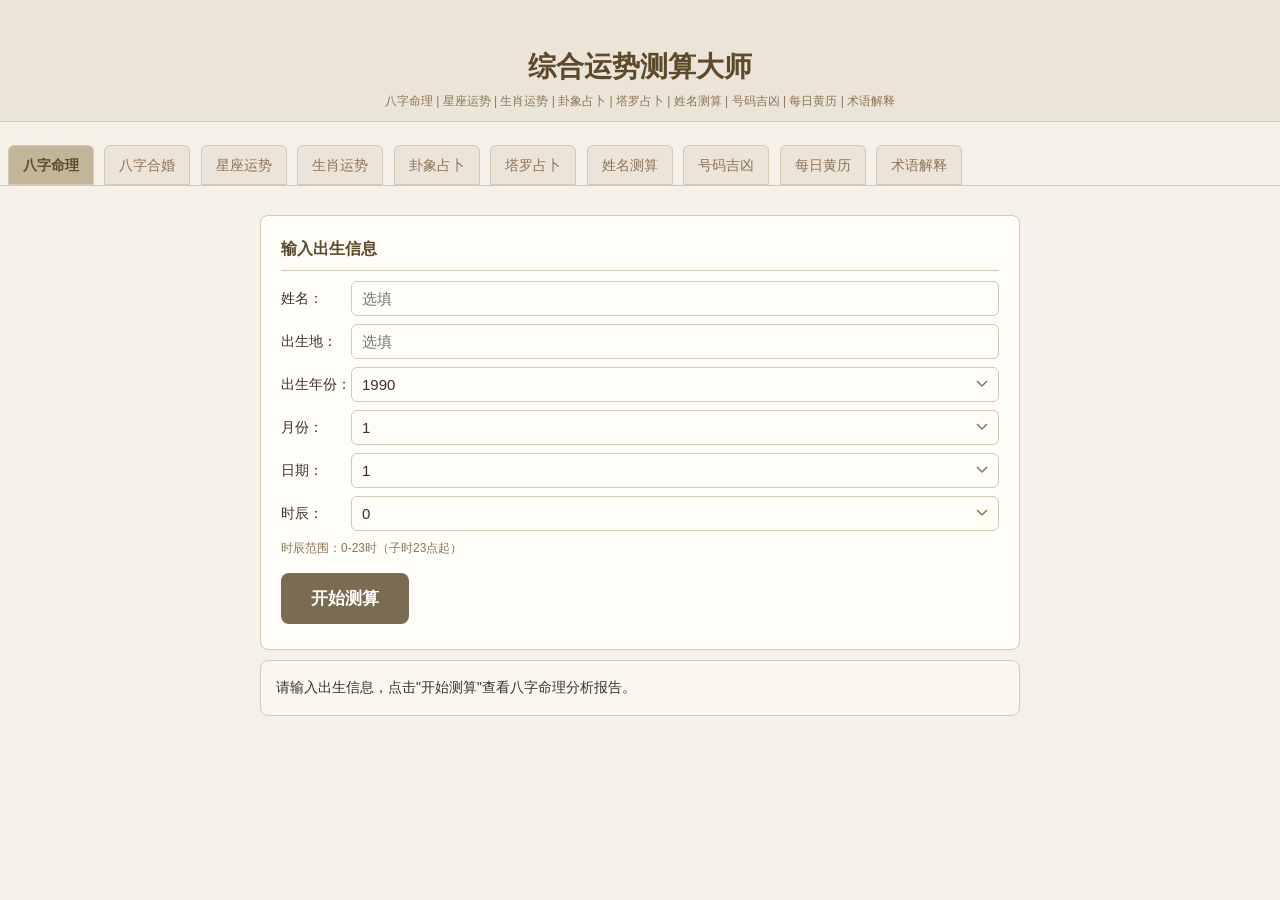
<file: fortune_master_web (6).html>
<!DOCTYPE html>
<html lang="zh-CN">
<head>
<meta charset="UTF-8">
<meta name="viewport" content="width=device-width,initial-scale=1.0,maximum-scale=1.0,user-scalable=no,viewport-fit=cover">
<title>综合运势测算大师</title>
<style>
:root{--bg:#f5f0e8;--bp:#fffdf7;--bi:#fffdf7;--ft:#5c4a2a;--fs:#8b7355;--fx:#3d3225;--bt:#7a6b52;--bh:#6b5c45;--ac:#2e7d5b;--bd:#d4c9b5;--tb:#ebe5d9;--ta:#c2b59a;--rb:#faf7f0}
*{margin:0;padding:0;box-sizing:border-box}
body{font-family:-apple-system,"Microsoft YaHei","PingFang SC",Arial,sans-serif;background:var(--bg);color:var(--fx);font-size:15px;line-height:1.6;-webkit-text-size-adjust:100%}
.hd{position:fixed;top:0;left:0;right:0;z-index:100;background:var(--tb);border-bottom:1px solid var(--bd);padding:10px 15px;text-align:center;padding-top:45px}
.hd h1{font-size:22px;color:var(--ft);font-weight:bold}.hd p{font-size:12px;color:var(--fs);margin-top:2px}
.tn{position:fixed;top:140px;left:0;right:0;z-index:99;background:var(--bg);border-bottom:1px solid var(--bd);overflow-x:auto;-webkit-overflow-scrolling:touch;white-space:nowrap;padding:0 5px;scrollbar-width:none}.tn::-webkit-scrollbar{display:none}
.tb{display:inline-block;padding:8px 14px;font-size:14px;color:var(--fs);background:var(--tb);border:1px solid var(--bd);border-radius:6px 6px 0 0;margin:5px 3px 0;cursor:pointer;-webkit-user-select:none;user-select:none;min-height:36px}.tb.on{background:var(--ta);color:var(--ft);font-weight:bold}
.ct{margin-top:200px;padding:10px 10px 30px;max-width:800px;margin-left:auto;margin-right:auto}
.tc{display:none}.tc.on{display:block}
.pn{background:var(--bp);border:1px solid var(--bd);border-radius:8px;padding:15px;margin-bottom:10px}
.pt{font-size:16px;font-weight:bold;color:var(--ft);margin-bottom:10px;padding-bottom:8px;border-bottom:1px solid var(--bd)}
.fr{display:flex;align-items:center;margin-bottom:8px;flex-wrap:wrap}
.fr label{min-width:70px;font-size:14px;color:var(--fx);flex-shrink:0}
.fr input,.fr select,.fr textarea{flex:1;min-width:100px;padding:8px 10px;font-size:15px;border:1px solid var(--bd);border-radius:6px;background:var(--bi);color:var(--fx);outline:none;-webkit-appearance:none;appearance:none}
.fr input:focus,.fr select:focus,.fr textarea:focus{border-color:var(--bt)}
.fr select{background-image:url("data:image/svg+xml,%3Csvg xmlns='http://www.w3.org/2000/svg' width='12' height='8'%3E%3Cpath d='M1 1l5 5 5-5' stroke='%238b7355' fill='none' stroke-width='1.5'/%3E%3C/svg%3E");background-repeat:no-repeat;background-position:right 10px center;padding-right:30px}
.fr textarea{min-height:80px;resize:vertical}
.fh{font-size:12px;color:var(--fs);margin-bottom:8px}
.btn{display:inline-block;padding:10px 24px;font-size:16px;font-weight:bold;color:#fff;background:var(--bt);border:none;border-radius:8px;cursor:pointer;min-height:44px;-webkit-user-select:none;user-select:none;margin:5px 5px 5px 0}.btn:active{background:var(--bh)}
.btn2{background:#a89880}.btn2:active{background:#9a8a72}
.br{margin-top:10px}
.rb{background:var(--rb);border:1px solid var(--bd);border-radius:8px;padding:15px;margin-top:10px;white-space:pre-wrap;word-wrap:break-word;font-size:14px;line-height:1.7;max-height:600px;overflow-y:auto;-webkit-overflow-scrolling:touch}
.sg{display:flex;flex-wrap:wrap;gap:5px;margin:8px 0}
.sb{padding:6px 10px;font-size:14px;border:1px solid var(--bd);border-radius:6px;background:var(--bi);color:var(--fx);cursor:pointer;-webkit-user-select:none;user-select:none;min-height:36px}.sb.on{background:var(--ta);border-color:var(--bt);font-weight:bold}
.rg{display:flex;flex-wrap:wrap;gap:5px;margin:8px 0}
.rbtn{padding:6px 14px;font-size:14px;border:1px solid var(--bd);border-radius:6px;background:var(--bi);color:var(--fx);cursor:pointer;-webkit-user-select:none;user-select:none}.rbtn.on{background:var(--ta);border-color:var(--bt);font-weight:bold}
@media(min-width:768px){body{font-size:16px}.hd h1{font-size:28px}.ct{padding:15px 20px 40px}.pn{padding:20px}.btn{padding:12px 30px;font-size:17px}}
</style>
</head>
<body>
<div class="hd"><h1>综合运势测算大师</h1><p>八字命理 | 星座运势 | 生肖运势 | 卦象占卜 | 塔罗占卜 | 姓名测算 | 号码吉凶 | 每日黄历 | 术语解释</p></div>
<div class="tn" id="TN">
<div class="tb on" data-t="bazi" onclick="sw('bazi')">八字命理</div>
<div class="tb" data-t="match" onclick="sw('match')">八字合婚</div>
<div class="tb" data-t="xz" onclick="sw('xz')">星座运势</div>
<div class="tb" data-t="sx" onclick="sw('sx')">生肖运势</div>
<div class="tb" data-t="gua" onclick="sw('gua')">卦象占卜</div>
<div class="tb" data-t="tarot" onclick="sw('tarot')">塔罗占卜</div>
<div class="tb" data-t="name" onclick="sw('name')">姓名测算</div>
<div class="tb" data-t="num" onclick="sw('num')">号码吉凶</div>
<div class="tb" data-t="hl" onclick="sw('hl')">每日黄历</div>
<div class="tb" data-t="term" onclick="sw('term')">术语解释</div>
</div>
<div class="ct">
<!-- 八字命理 -->
<div class="tc on" id="t-bazi">
<div class="pn"><div class="pt">输入出生信息</div>
<div class="fr"><label>姓名：</label><input type="text" id="bN" placeholder="选填"></div>
<div class="fr"><label>出生地：</label><input type="text" id="bL" placeholder="选填"></div>
<div class="fr"><label>出生年份：</label><select id="bY"></select></div>
<div class="fr"><label>月份：</label><select id="bM"></select></div>
<div class="fr"><label>日期：</label><select id="bD"></select></div>
<div class="fr"><label>时辰：</label><select id="bH"></select></div>
<div class="fh">时辰范围：0-23时（子时23点起）</div>
<div class="br"><div class="btn" onclick="doBazi()">开始测算</div></div></div>
<div class="rb" id="bR">请输入出生信息，点击"开始测算"查看八字命理分析报告。</div></div>
<!-- 八字合婚 -->
<div class="tc" id="t-match">
<div class="pn"><div class="pt">输入双方出生信息</div>
<div style="color:var(--ac);font-weight:bold;margin-bottom:8px">甲方（你）</div>
<div class="fr"><label>姓名：</label><input type="text" id="mAN" placeholder="选填"></div>
<div class="fr"><label>年：</label><select id="mAY"></select><label style="min-width:30px;text-align:center">月：</label><select id="mAM"></select><label style="min-width:30px;text-align:center">日：</label><select id="mAD"></select><label style="min-width:30px;text-align:center">时：</label><select id="mAH"></select></div>
<div style="color:#2c6e91;font-weight:bold;margin:10px 0 8px">乙方（对方）</div>
<div class="fr"><label>姓名：</label><input type="text" id="mBN" placeholder="选填"></div>
<div class="fr"><label>年：</label><select id="mBY"></select><label style="min-width:30px;text-align:center">月：</label><select id="mBM"></select><label style="min-width:30px;text-align:center">日：</label><select id="mBD"></select><label style="min-width:30px;text-align:center">时：</label><select id="mBH"></select></div>
<div class="br"><div class="btn" onclick="doMatch()">开始合婚测算</div></div></div>
<div class="rb" id="mR">请输入双方出生信息，点击"开始合婚测算"。</div></div>
<!-- 星座运势 -->
<div class="tc" id="t-xz">
<div class="pn"><div class="pt">输入出生日期</div>
<div class="fr"><label>月份：</label><select id="xM"></select></div>
<div class="fr"><label>日期：</label><select id="xD"></select></div>
<div class="br"><div class="btn" onclick="doXZ()">查看星座运势</div><div class="btn btn2" onclick="doToday()">今日运势</div></div></div>
<div class="rb" id="xR">请选择出生日期，点击"查看星座运势"。</div></div>
<!-- 生肖运势 -->
<div class="tc" id="t-sx">
<div class="pn"><div class="pt">选择生肖</div>
<div class="sg" id="sxG"></div>
<div class="br"><div class="btn" onclick="doSX()">查看生肖运势</div><div class="btn btn2" onclick="toggleSXM()">生肖配对</div></div></div>
<div id="sxMP" class="pn" style="display:none"><div class="pt">生肖配对测算</div>
<div style="color:var(--ac);font-weight:bold;margin-bottom:5px">甲方生肖：</div><div class="sg" id="sxAG"></div>
<div style="color:#2c6e91;font-weight:bold;margin:8px 0 5px">乙方生肖：</div><div class="sg" id="sxBG"></div>
<div class="br"><div class="btn" onclick="doSXM()">开始配对</div></div></div>
<div class="rb" id="sxR">请选择生肖，点击"查看生肖运势"。</div></div>
<!-- 卦象占卜 -->
<div class="tc" id="t-gua">
<div class="pn"><div class="pt">周易卦象占卜</div>
<p style="margin-bottom:10px;color:var(--fs)">在心中默念你的问题，然后点击起卦</p>
<div class="br"><div class="btn" onclick="doGCoin()">简易起卦(三枚硬币法)</div><div class="btn btn2" onclick="doGRnd()">随机起卦</div><div class="btn btn2" onclick="doGAll()">查看六十四卦</div></div></div>
<div class="rb" id="gR">在心中默念你的问题，然后点击起卦按钮。</div></div>
<!-- 塔罗占卜 -->
<div class="tc" id="t-tarot">
<div class="pn"><div class="pt">塔罗牌占卜</div>
<p style="margin-bottom:10px;color:var(--fs)">在心中默念你的问题，然后选择占卜方式</p>
<div class="br"><div class="btn" onclick="doT('single')">单牌占卜</div><div class="btn btn2" onclick="doT('three')">三牌占卜</div><div class="btn btn2" onclick="doT('five')">五牌占卜</div></div>
<div class="br"><div class="btn btn2" onclick="doT('love')">爱情牌阵</div><div class="btn btn2" onclick="doT('career')">事业牌阵</div><div class="btn btn2" onclick="doT('decision')">决策牌阵</div></div></div>
<div class="rb" id="tR">在心中默念你的问题，然后选择占卜方式。</div></div>
<!-- 姓名测算 -->
<div class="tc" id="t-name">
<div class="pn"><div class="pt">五格剖象法姓名测算</div>
<div class="fr"><label>姓氏：</label><input type="text" id="nS" placeholder="如：张"></div>
<div class="fr"><label>名字：</label><input type="text" id="nG" placeholder="如：三丰"></div>
<div class="fh">姓氏和名字分开输入，如姓"张"名"三丰"</div>
<div class="br"><div class="btn" onclick="doName()">开始姓名测算</div></div></div>
<div class="rb" id="nR">请输入姓氏和名字，点击"开始姓名测算"。</div></div>
<!-- 号码吉凶 -->
<div class="tc" id="t-num">
<div class="pn"><div class="pt">号码吉凶分析</div>
<div class="fr"><label>号码：</label><input type="text" id="numI" placeholder="手机号/车牌号/其他号码"></div>
<div class="fh">输入手机号\u3001车牌号或其他数字号码</div>
<div class="br"><div class="btn" onclick="doNum()">开始分析</div></div></div>
<div class="rb" id="numR">请输入号码，点击"开始分析"。</div></div>
<!-- 每日黄历 -->
<div class="tc" id="t-hl">
<div class="pn"><div class="pt">每日黄历</div>
<div class="rg" id="hlOff"><div class="rbtn on" data-v="0" onclick="selHL(this)">今天</div><div class="rbtn" data-v="1" onclick="selHL(this)">明天</div><div class="rbtn" data-v="2" onclick="selHL(this)">后天</div></div>
<div class="br"><div class="btn" onclick="doHL()">查看黄历</div></div></div>
<div class="rb" id="hlR"></div></div>
<!-- 术语解释 -->
<div class="tc" id="t-term">
<div class="pn"><div class="pt">术语解释</div>
<p style="margin-bottom:8px;color:var(--fs)">粘贴或输入任何不懂的内容，程序将自动识别并解释其中的专业术语</p>
<div class="fr"><textarea id="tmI" placeholder="在此输入或粘贴包含术语的文本..."></textarea></div>
<div class="br"><div class="btn" onclick="doTerm()">开始解释</div><div class="btn btn2" onclick="doAllTerm()">常见术语速查</div></div></div>
<div class="rb" id="tmR">请输入需要解释的内容，点击"开始解释"。</div></div>
</div>
<script>
// ===== 数据常量 =====
var TG=['甲','乙','丙','丁','戊','己','庚','辛','壬','癸'],DZ=['子','丑','寅','卯','辰','巳','午','未','申','酉','戌','亥'];
var WXG=['木','木','火','火','土','土','金','金','水','水'],WXZ=['水','土','木','木','土','火','火','土','金','金','土','水'];
var SX=['鼠','牛','虎','兔','龙','蛇','马','羊','猴','鸡','狗','猪'],SE=['🐀','🐂','🐅','🐇','🐉','🐍','🐴','🐑','🐵','🐔','🐶','🐷'];
var GYY=['阳','阴','阳','阴','阳','阴','阳','阴','阳','阴'];
var NY=['海中金','炉中火','大林木','路旁土','剑锋金','山头火','涧下水','城头土','白蜡金','杨柳木','泉中水','屋上土','霹雳火','松柏木','长流水','砂中金','山下火','平地木','壁上土','金箔金','覆灯火','天河水','大驿土','钗钏金','桑柘木','大溪水','沙中土','天上火','石榴木','大海水'];
var SK={'木':{生:'火',克:'土',被生:'水',被克:'金',同:'木'},'火':{生:'土',克:'金',被生:'木',被克:'水',同:'火'},'土':{生:'金',克:'水',被生:'火',被克:'木',同:'土'},'金':{生:'水',克:'木',被生:'土',被克:'火',同:'金'},'水':{生:'木',克:'火',被生:'金',被克:'土',同:'水'}};
var SM={'比肩':'自我\u3001独立\u3001竞争','劫财':'争夺\u3001冲动\u3001社交','食神':'才华\u3001享受\u3001温和','伤官':'叛逆\u3001创意\u3001表现','偏财':'意外之财\u3001人缘','正财':'稳定收入\u3001务实','七杀':'魄力\u3001压力\u3001权威','正官':'自律\u3001责任\u3001地位','偏印':'直觉\u3001孤独\u3001偏才','正印':'学业\u3001贵人\u3001仁慈'};
var SCN=["子时(23-1点)","丑时(1-3点)","寅时(3-5点)","卯时(5-7点)","辰时(7-9点)","巳时(9-11点)","午时(11-13点)","未时(13-15点)","申时(15-17点)","酉时(17-19点)","戌时(19-21点)","亥时(21-23点)"];
var XZD=[{n:'摩羯座',e:'Capricorn',d:'12.22-1.19',el:'土',em:'♑',tr:'踏实稳重\u3001有责任心\u3001目标明确',dt:'摩羯座是十二星座中最有耐心的星座。他们像山羊一样，一步一个脚印地攀登人生高峰。',st:'责任感强\u3001意志坚定\u3001善于规划\u3001务实可靠',wk:'有时过于保守\u3001对自己要求太严格\u3001不太善于表达感情',lk:['事业运势稳步上升，适合制定长期计划','财运方面需要耐心等待时机','感情上可能遇到志同道合的人']},{n:'水瓶座',e:'Aquarius',d:'1.20-2.18',el:'风',em:'♒',tr:'独立创新\u3001思想前卫\u3001友善博爱',dt:'水瓶座是十二星座中最具独创性的星座。他们思维超前，常常有别人想不到的点子。',st:'创意无限\u3001独立思考\u3001友善博爱\u3001适应力强',wk:'有时过于理想化\u3001感情上显得疏离\u3001固执己见',lk:['创意灵感爆发，适合开展新项目','社交运势旺盛，人脉拓展','需要注意休息，避免过度劳累']},{n:'双鱼座',e:'Pisces',d:'2.19-3.20',el:'水',em:'♓',tr:'浪漫多情\u3001直觉敏锐\u3001富有同情心',dt:'双鱼座是十二星座中最富有同情心的星座。他们像水一样柔软，能够感知到周围人的情绪变化。',st:'直觉敏锐\u3001富有同情心\u3001想象力丰富\u3001适应力强',wk:'有时过于敏感\u3001容易逃避现实\u3001优柔寡断',lk:['直觉力增强，适合做重要决策','艺术创作灵感充沛','感情运势甜蜜，单身者有望脱单']},{n:'白羊座',e:'Aries',d:'3.21-4.19',el:'火',em:'♈',tr:'热情冲动\u3001勇敢直率\u3001天生的领导者',dt:'白羊座是十二星座中的第一个星座，代表着新的开始。他们充满活力和激情。',st:'勇敢果断\u3001充满活力\u3001领导力强\u3001积极乐观',wk:'有时过于冲动\u3001缺乏耐心\u3001容易与人发生冲突',lk:['行动力十足，适合启动新计划','竞争中获得优势','注意控制情绪，避免冲动决策']},{n:'金牛座',e:'Taurus',d:'4.20-5.20',el:'土',em:'♉',tr:'稳重务实\u3001耐心坚韧\u3001注重品质',dt:'金牛座是十二星座中最稳重的星座。他们像大地一样踏实可靠。',st:'踏实可靠\u3001耐心坚韧\u3001审美品味高\u3001理财能力强',wk:'有时过于固执\u3001不喜欢变化\u3001占有欲较强',lk:['财运亨通，投资有望获利','工作稳定发展，获得认可','适合享受生活，犒劳自己']},{n:'双子座',e:'Gemini',d:'5.21-6.21',el:'风',em:'♊',tr:'聪明灵活\u3001善于沟通\u3001好奇心强',dt:'双子座是十二星座中最善于沟通的星座。他们思维敏捷，口才出众。',st:'聪明伶俐\u3001口才出众\u3001适应力强\u3001知识面广',wk:'有时过于善变\u3001注意力不集中\u3001表面化',lk:['沟通能力突出，谈判顺利','学习运佳，适合考试面试','社交活动频繁，注意时间管理']},{n:'巨蟹座',e:'Cancer',d:'6.22-7.22',el:'水',em:'♋',tr:'温柔体贴\u3001重视家庭\u3001情感丰富',dt:'巨蟹座是十二星座中最重视家庭的星座。他们像螃蟹一样，外表坚硬但内心柔软。',st:'温柔体贴\u3001重视家庭\u3001直觉敏锐\u3001记忆力好',wk:'有时过于敏感\u3001情绪化\u3001缺乏安全感',lk:['家庭和谐，亲情温暖','职场获得贵人相助','投资理财需谨慎，不宜冒险']},{n:'狮子座',e:'Leo',d:'7.23-8.22',el:'火',em:'♌',tr:'自信大方\u3001慷慨热情\u3001天生王者',dt:'狮子座是十二星座中最具王者风范的星座。他们像太阳一样光芒四射。',st:'自信大方\u3001领导力强\u3001慷慨热情\u3001忠诚可靠',wk:'有时过于骄傲\u3001需要过多关注\u3001控制欲强',lk:['领导力得到发挥，团队协作顺利','桃花运旺盛，魅力四射','注意谦虚待人，避免骄傲']},{n:'处女座',e:'Virgo',d:'8.23-9.22',el:'土',em:'♍',tr:'细致完美\u3001分析力强\u3001追求品质',dt:'处女座是十二星座中最追求完美的星座。他们有一双发现细节的眼睛。',st:'细致认真\u3001分析力强\u3001追求完美\u3001善于整理',wk:'有时过于挑剔\u3001对自己和他人要求太高\u3001容易焦虑',lk:['工作效率极高，细节把控到位','健康运势良好，适合开始健身','感情上需要更多表达和沟通']},{n:'天秤座',e:'Libra',d:'9.23-10.23',el:'风',em:'♎',tr:'优雅和谐\u3001公正公平\u3001社交达人',dt:'天秤座是十二星座中最追求和谐的星座。他们像天平一样追求平衡和公正。',st:'公正公平\u3001善于社交\u3001审美品味高\u3001优雅迷人',wk:'有时过于犹豫\u3001难以做出决定\u3001过于在意他人看法',lk:['人际关系和谐，合作顺利','审美眼光独到，适合艺术相关','需要果断决策，避免犹豫不决']},{n:'天蝎座',e:'Scorpio',d:'10.24-11.22',el:'水',em:'♏',tr:'神秘深邃\u3001意志坚定\u3001洞察力强',dt:'天蝎座是十二星座中最具神秘感的星座。他们像深海一样，表面平静但内心蕴含巨大的力量。',st:'意志坚定\u3001洞察力强\u3001忠诚专一\u3001执行力强',wk:'有时过于多疑\u3001报复心强\u3001不容易信任他人',lk:['洞察力敏锐，能发现隐藏机会','感情深沉专一，关系更加稳固','适合深入研究或调查工作']},{n:'射手座',e:'Sagittarius',d:'11.23-12.21',el:'火',em:'♐',tr:'乐观开朗\u3001热爱自由\u3001追求真理',dt:'射手座是十二星座中最热爱自由的星座。他们像弓箭手一样，永远瞄准远方。',st:'乐观开朗\u3001热爱自由\u3001追求真理\u3001幽默风趣',wk:'有时过于直白\u3001缺乏耐心\u3001承诺感不强',lk:['旅行运极佳，适合出行或出差','学业运上升，考试运佳','自由职业者有望获得突破']}];
var SXI={'鼠':{el:'水',yy:'阳',ps:'聪明机灵\u3001善于社交\u3001适应力强',dp:'属鼠的人天生聪慧，反应敏捷，善于观察和分析。',ft:'鼠年出生的人天生聪慧，善于把握机会。今年事业运势稳步上升。',cr:'今年事业上会有不错的突破，你的聪明才智会得到领导的赏识。',lv:'感情运势整体向好。已有伴侣的人，今年是加深感情的好时机。',ht:'健康方面需要注意肠胃和睡眠质量。建议规律作息，适当运动。',bm:['龙','猴','牛'],am:['马','兔','羊']},'牛':{el:'土',yy:'阴',ps:'勤劳踏实\u3001坚韧不拔\u3001忠诚可靠',dp:'属牛的人是最可靠的朋友和伙伴。他们做事脚踏实地。',ft:'牛年出生的人踏实肯干，持之以恒。今年财运稳定增长。',cr:'事业运势稳步上升。你的踏实和认真会得到认可。',lv:'感情方面比较稳定，但可能缺乏一些浪漫。',ht:'健康运势良好，但需要注意关节和骨骼的保养。',bm:['鼠','蛇','鸡'],am:['马','羊','狗']},'虎':{el:'木',yy:'阳',ps:'勇敢果断\u3001自信大方\u3001富有冒险精神',dp:'属虎的人天生具有领导气质，他们勇敢\u3001自信\u3001充满活力。',ft:'虎年出生的人威风凛凛，领导力强。今年适合大胆创新。',cr:'事业上有重大突破的可能。勇敢地做出决定吧。',lv:'感情运势波动较大。已有伴侣的人需要注意沟通。',ht:'注意控制情绪，避免因为压力过大而影响健康。',bm:['马','狗','猪'],am:['蛇','猴']},'兔':{el:'木',yy:'阴',ps:'温和善良\u3001心思细腻\u3001优雅从容',dp:'属兔的人是最温柔的生肖之一。他们心思细腻，善解人意。',ft:'兔年出生的人温文尔雅，人缘极佳。今年感情运旺盛。',cr:'事业上稳步发展，适合深耕专业领域。',lv:'感情运非常旺盛！单身的人今年脱单的几率很高。',ht:'健康方面需要注意饮食均衡。',bm:['羊','狗','猪'],am:['鼠','龙','鸡']},'龙':{el:'土',yy:'阳',ps:'气宇轩昂\u3001才华横溢\u3001志向远大',dp:'属龙的人是最有魅力的生肖之一。他们天生自带光环。',ft:'龙年出生的人天赋异禀，贵人运强。今年是大展宏图的好时机。',cr:'事业运势非常强劲！今年可能会有重大的晋升或转行机会。',lv:'感情方面，你的魅力会吸引很多人。',ht:'精力充沛，但也要注意劳逸结合。',bm:['鼠','猴','鸡'],am:['狗','兔','龙']},'蛇':{el:'火',yy:'阴',ps:'智慧深沉\u3001直觉敏锐\u3001优雅神秘',dp:'属蛇的人是最有智慧的生肖之一。他们思维深邃，洞察力极强。',ft:'蛇年出生的人智慧过人，洞察力强。今年财运亨通。',cr:'事业上适合做策略性工作。你的洞察力会让你脱颖而出。',lv:'感情运势平稳。已有伴侣的人关系稳定。',ht:'注意休息，避免过度用脑。',bm:['牛','鸡'],am:['虎','猪']},'马':{el:'火',yy:'阳',ps:'热情奔放\u3001自由不羁\u3001精力充沛',dp:'属马的人是最有活力的生肖之一。他们热情开朗，行动力极强。',ft:'马年出生的人活力四射，行动力强。今年事业运上升。',cr:'事业运非常好，有升职加薪的机会。',lv:'感情运势不错，但要注意给伴侣足够的空间。',ht:'精力充沛，但要注意运动安全。',bm:['虎','羊','狗'],am:['鼠','牛','兔']},'羊':{el:'土',yy:'阴',ps:'温顺善良\u3001富有艺术气质\u3001内心丰富',dp:'属羊的人是最有艺术气质的生肖之一。他们内心丰富，感情细腻。',ft:'羊年出生的人心地善良，人缘极佳。今年适合学习进修。',cr:'事业上适合学习和积累。今年是打基础的好时机。',lv:'感情运势温暖甜蜜。已有伴侣的人会感受到更多的幸福。',ht:'注意情绪管理，避免因为压力而影响睡眠。',bm:['兔','马','猪'],am:['牛','鼠','狗']},'猴':{el:'金',yy:'阳',ps:'聪明伶俐\u3001机智灵活\u3001幽默风趣',dp:'属猴的人是最聪明的生肖之一。他们反应敏捷，口才出众。',ft:'猴年出生的人聪明机智，应变能力强。今年财运大旺。',cr:'事业上有突破性进展。你的创意和执行力会让你脱颖而出。',lv:'感情运势活跃，社交场合中容易遇到心仪对象。',ht:'健康运势良好，但要注意饮食规律。',bm:['鼠','龙'],am:['虎','猪']},'鸡':{el:'金',yy:'阴',ps:'勤奋努力\u3001观察力强\u3001追求完美',dp:'属鸡的人是最勤勉的生肖之一。他们做事认真负责，追求完美。',ft:'鸡年出生的人勤勉认真，注重细节。今年工作运极佳。',cr:'工作运极佳，有望获得重要成就。',lv:'感情方面比较挑剔，建议放宽心态。',ht:'注意休息，避免过度劳累。',bm:['牛','龙','蛇'],am:['兔','狗','鸡']},'狗':{el:'土',yy:'阳',ps:'忠诚正直\u3001勇敢善良\u3001有责任感',dp:'属狗的人是最忠诚的生肖之一。他们正直善良，有着强烈的责任感。',ft:'狗年出生的人忠诚可靠，值得信赖。今年贵人运强。',cr:'贵人运强，人际关系和谐。在工作中会得到同事和领导的支持。',lv:'感情运势稳定而温暖。已有伴侣的人关系更加牢固。',ht:'健康运势平稳，但要注意心理健康。',bm:['虎','兔','马'],am:['龙','牛','羊','鸡']},'猪':{el:'水',yy:'阴',ps:'豁达乐观\u3001真诚善良\u3001福气满满',dp:'属猪的人是最有福气的生肖之一。他们豁达乐观，真诚善良。',ft:'猪年出生的人福气深厚，乐天知命。今年整体运势平稳向好。',cr:'事业运势平稳，不会有太大的波动。适合稳扎稳打。',lv:'感情运势甜蜜温暖。已有伴侣的人会感受到更多的幸福。',ht:'健康运势良好，但要注意控制饮食。',bm:['虎','兔','羊'],am:['蛇','猴']}};
var TR=[{n:'愚者 The Fool',nm:0,em:'🃏',u:'新的开始\u3001冒险精神\u3001无限可能\u3001纯真自由',r:'鲁莽行事\u3001缺乏计划\u3001犹豫不决\u3001不切实际',a:'勇敢迈出第一步，相信直觉，拥抱未知',d:'愚者是塔罗牌的起点，编号为0，代表无限的可能性。正位代表新的机遇和冒险精神。'},{n:'魔术师 The Magician',nm:1,em:'🎩',u:'创造力\u3001技巧娴熟\u3001自信满满\u3001掌控全局',r:'欺骗操纵\u3001才能浪费\u3001缺乏自信\u3001计划失败',a:'善用自己的才能和资源，专注目标',d:'魔术师代表创造力和行动力。桌上摆放着四件宝物，代表他拥有实现目标所需的一切资源。'},{n:'女祭司 The High Priestess',nm:2,em:'🌙',u:'直觉敏锐\u3001内在智慧\u3001神秘\u3001耐心等待',r:'忽视直觉\u3001表面化\u3001秘密暴露\u3001急躁',a:'倾听内心的声音，保持耐心',d:'女祭司代表直觉和内在智慧。答案不在外面，而在你的内心深处。'},{n:'女皇 The Empress',nm:3,em:'👑',u:'丰盛富足\u3001母性光辉\u3001创造力\u3001自然之美',r:'依赖过度\u3001创造力枯竭\u3001忽视自我\u3001贫乏',a:'关爱自己和他人，享受生活的美好',d:'女皇代表丰盛和滋养。她代表母性\u3001创造力和感官享受。'},{n:'皇帝 The Emperor',nm:4,em:'🏛️',u:'权威领导\u3001稳定秩序\u3001纪律严明\u3001父性力量',r:'专制独裁\u3001僵化固执\u3001控制欲强\u3001混乱',a:'建立秩序和规则，保持理性决策',d:'皇帝代表权威和秩序。他手持权杖，代表他对领域的掌控力。'},{n:'教皇 The Hierophant',nm:5,em:'📖',u:'传统智慧\u3001精神指引\u3001教育传承\u3001信仰坚定',r:'打破常规\u3001自由思考\u3001反叛传统\u3001教条主义',a:'寻求良师益友的指导，保持学习的态度',d:'教皇代表传统智慧和精神指引。建议你向有经验的人学习。'},{n:'恋人 The Lovers',nm:6,em:'💕',u:'爱情美满\u3001重要选择\u3001价值观契合\u3001和谐关系',r:'感情危机\u3001选择困难\u3001价值观冲突\u3001不和谐',a:'遵从内心做出选择，珍惜重要关系',d:'恋人牌不仅仅代表爱情，更代表重要的选择。面对人生的重要选择时，要遵从内心的声音。'},{n:'战车 The Chariot',nm:7,em:'⚡',u:'胜利凯旋\u3001意志坚定\u3001克服困难\u3001掌控方向',r:'失去控制\u3001方向迷失\u3001内心冲突\u3001挫败',a:'坚定信念，克服障碍，勇往直前',d:'战车代表意志力和胜利。只要坚定信念，就能克服一切困难。'},{n:'力量 Strength',nm:8,em:'🦁',u:'内在力量\u3001勇气坚韧\u3001自我控制\u3001温柔坚定',r:'缺乏自信\u3001软弱无力\u3001自我怀疑\u3001冲动',a:'用温柔的力量化解困难，保持耐心',d:'力量牌代表内在的勇气和坚韧。真正的力量不是蛮力，而是内心的坚定和温柔。'},{n:'隐者 The Hermit',nm:9,em:'🏔️',u:'内省沉思\u3001寻求真理\u3001独处智慧\u3001精神探索',r:'孤立自闭\u3001逃避现实\u3001固执己见\u3001迷失方向',a:'给自己独处的时间，深入思考人生方向',d:'隐者代表独处和内省。灯笼里的星星象征内在的智慧之光。'},{n:'命运之轮 Wheel of Fortune',nm:10,em:'🎡',u:'命运转折\u3001好运降临\u3001循环变化\u3001机遇来临',r:'厄运降临\u3001抗拒变化\u3001坏运气\u3001失去机会',a:'顺应命运的变化，把握转机',d:'命运之轮代表命运的循环和转折。变化是永恒的，重要的是在变化中保持平衡和希望。'},{n:'正义 Justice',nm:11,em:'⚖️',u:'公正公平\u3001真相大白\u3001因果报应\u3001法律事务',r:'不公正\u3001逃避责任\u3001偏见歧视\u3001不诚实',a:'做出公正的决定，承担应有的责任',d:'正义牌代表公正和真相。种什么因就得什么果。'},{n:'倒吊人 The Hanged Man',nm:12,em:'🔄',u:'换个角度\u3001牺牲奉献\u3001等待时机\u3001新的领悟',r:'无谓牺牲\u3001拖延等待\u3001固执己见\u3001拒绝改变',a:'尝试换个角度看问题，耐心等待',d:'倒吊人代表换个角度看世界。有时候暂停下来，换一个角度思考，会有意想不到的收获。'},{n:'死神 Death',nm:13,em:'🥀',u:'结束与新生\u3001转变蜕变\u3001放下过去\u3001全新开始',r:'抗拒改变\u3001恐惧结束\u3001停滞不前\u3001执着过去',a:'勇敢面对结束，迎接新的开始',d:'死神牌并不代表真正的死亡，而是代表深刻的转变和结束。每个结束都是一个新的开始。'},{n:'节制 Temperance',nm:14,em:'🕊️',u:'平衡和谐\u3001耐心节制\u3001适度中庸\u3001融合协调',r:'失去平衡\u3001过度放纵\u3001缺乏耐心\u3001冲突',a:'保持平衡，凡事适度',d:'节制牌代表平衡和调和。一位天使将水从一个杯子倒入另一个杯子，象征不同元素的融合与平衡。'},{n:'恶魔 The Devil',nm:15,em:'⛓️',u:'束缚诱惑\u3001欲望执念\u3001物质主义\u3001阴暗面',r:'挣脱束缚\u3001摆脱诱惑\u3001重获自由\u3001面对阴暗',a:'审视自己的执念，勇敢挣脱束缚',d:'恶魔牌代表诱惑和束缚。很多时候束缚我们的不是外在的力量，而是我们自己的执念和欲望。'},{n:'高塔 The Tower',nm:16,em:'🌩️',u:'突变崩塌\u3001真相揭露\u3001打破旧规\u3001浴火重生',r:'延缓灾难\u3001恐惧改变\u3001逃避现实\u3001小挫折',a:'接受突如其来的变化，在废墟中重建',d:'高塔牌代表突如其来的变化。有时候旧的结构必须被摧毁，才能建立更好的新结构。'},{n:'星星 The Star',nm:17,em:'⭐',u:'希望光明\u3001灵感启示\u3001内心平静\u3001美好未来',r:'失去希望\u3001悲观失望\u3001缺乏信心\u3001迷茫',a:'保持希望和信心，美好的事情即将发生',d:'星星牌代表希望和治愈。一位少女跪在水边，将两壶水分别倒入大地和池塘，象征净化和更新。'},{n:'月亮 The Moon',nm:18,em:'🌕',u:'幻觉迷惑\u3001潜意识\u3001不安焦虑\u3001直觉',r:'真相显现\u3001恐惧消散\u3001走出迷雾\u3001清晰',a:'面对内心的恐惧，相信直觉',d:'月亮牌代表潜意识和幻觉。事情可能不是表面看起来的那样，需要用心去感受真相。'},{n:'太阳 The Sun',nm:19,em:'☀️',u:'成功喜悦\u3001活力充沛\u3001光明正大\u3001幸福美满',r:'暂时挫折\u3001过度乐观\u3001自信不足\u3001延迟成功',a:'保持积极乐观，成功就在眼前',d:'太阳牌是塔罗牌中最积极的牌之一。一个孩子骑在白马上，在阳光下自由奔跑。一切都在向好的方向发展。'},{n:'审判 Judgement',nm:20,em:'📯',u:'觉醒重生\u3001重要决定\u3001自我评价\u3001救赎',r:'自我怀疑\u3001逃避审判\u3001犹豫不决\u3001无法释怀',a:'勇敢面对自我评价，做出重要决定',d:'审判牌代表觉醒和重生。天使吹响号角，人们从棺材中站起来，象征着一个深刻的觉醒时刻。'},{n:'世界 The World',nm:21,em:'🌍',u:'圆满完成\u3001功德圆满\u3001整合成就\u3001新旅程',r:'未完成\u3001缺乏结束\u3001不满足\u3001延迟成功',a:'庆祝你的成就，准备迎接新的旅程',d:'世界牌是塔罗大阿卡纳的最后一张牌，代表圆满和完成。你正在或即将完成一个重要的人生阶段。'}];
var SP={single:{nm:'单牌占卜',cnt:1,pos:['当前指引'],ds:'需要一个快速指引或回答一个简单问题'},three:{nm:'三牌占卜（过去-现在-未来）',cnt:3,pos:['过去','现在','未来'],ds:'了解一件事的发展脉络和趋势'},five:{nm:'五牌占卜（综合分析）',cnt:5,pos:['过去','现在','未来','建议','结果'],ds:'深入分析一个复杂问题'},love:{nm:'爱情牌阵',cnt:4,pos:['你','对方','关系现状','建议'],ds:'分析爱情关系中的双方和关系走向'},career:{nm:'事业牌阵',cnt:4,pos:['现状','挑战','建议','结果'],ds:'分析事业发展方向和职场问题'},decision:{nm:'决策牌阵',cnt:6,pos:['问题','选项A','选项B','影响因素','建议','结果'],ds:'面对两个选择时，帮助分析利弊做出决策'}};
var SK_DATA={1:['吉','万物开泰，最大吉数','为太极之数，万物开基。'],2:['凶','动摇不安，一荣一枯','混沌未定，为最大凶恶的数理。'],3:['吉','如意吉祥，旭日东升','如日初升，蓬勃向上。'],4:['凶','万事休止，凶祸叠来','凶变劫难，万事休止。'],5:['凶','福禄长寿，阴阳和合','福禄寿三数俱全。'],6:['吉','安稳余庆，吉人天相','天德地祥具备。'],7:['吉','精力旺盛，刚毅果断','精力旺盛，头脑敏锐。'],8:['吉','坚刚志强，意志坚强','意志如铁石。'],9:['凶','穷迫逆境，灾祸频来','穷迫逆境，灾祸频来。'],10:['凶','万事终局，零暗空虚','零暗万事尽头。'],11:['吉','旱苗逢雨，枯木逢春','阴阳复新，万事顺利。'],12:['凶','薄弱无力，柔弱困难','意志脆弱，家属缘薄。'],13:['吉','智能超群，博学多才','富于学艺才能。'],14:['凶','破兆浮沉，穷困逆境','浮沉不定，多破兆。'],15:['吉','福寿圆满，富贵荣誉','福寿圆满，富贵荣誉。'],16:['吉','厚重载德，安富尊荣','贵人得助，天降好运。'],17:['吉','突破万难，刚柔相济','权威刚强。'],18:['吉','有志竟成，内外有运','有志竟成，名利双收。'],19:['凶','多难风云，病弱废疾','多忧思疑虑，病弱废疾。'],20:['凶','破灭衰亡，灾难叠来','非运空虚，浮沉不定。'],21:['凶','明月中天，独立权威','首领之数，享天赋之幸福。'],22:['凶','秋草逢霜，困难疾弱','百事不如意数。'],23:['吉','旭日东升，壮丽壮观','旭日东升之象。'],24:['吉','家门余庆，金钱丰盈','策马前行，仍可成功。'],25:['凶','英俊刚毅，荣华清秀','资性英敏，但易生不满。'],26:['凶','变怪奇异，波澜起伏','英雄运格，波澜重叠。'],27:['凶','足智多谋，自损自伤','刚柔相济，但自损自伤。'],28:['凶','阔水浮萍，豪杰气概','豪气生离，家属缘薄。'],29:['吉','智谋优秀，财力归集','享天赋幸福之运。'],30:['凶','浮沉不定，吉凶参半','浮沉不定，成败不定。'],31:['吉','春日花开，智勇得志','智仁勇俱备。'],32:['吉','宝马金鞍，侥幸多望','贵人得助，财帛如裕。'],33:['吉','旭日升天，家门隆昌','名闻天下。'],34:['凶','破家之身，见识短小','见识短小，辛苦困难。'],35:['凶','高楼望月，温和平静','保守平安，有艺术才华。'],36:['凶','波澜壮阔，风浪不息','义气助人。'],37:['吉','猛虎出林，权威显达','享天赋幸福。'],38:['凶','磨铁成针，意志薄弱','难成大事。'],39:['吉','富贵繁荣，开花结果','享天赋幸福。'],40:['凶','智谋胆力，投机冒险','浮沉不定之象。'],41:['吉','纯阳独秀，德望高大','得上司提拔。'],42:['凶','寒蝉在柳，十艺九穷','十艺九穷。'],43:['凶','散财破产，诸事不宜','诸事不宜。'],44:['凶','烦闷损寿，破灭之兆','家属缘薄。'],45:['凶','顺风扬帆，新生泰和','但缺乏毅力。'],46:['凶','载宝沉舟，难以成功','难以成功。'],47:['吉','点石成金，开花结果','万事如意。'],48:['吉','智谋兼备，德智荣昌','可成大业。'],49:['凶','吉凶难分，转变运数','成败不定。'],50:['凶','小舟入海，吉凶参半','吉凶参半。'],51:['凶','一盛一衰，浮沉不定','需谨慎行事。'],52:['凶','先见之明，理想实现','理想可实现。'],53:['凶','忧愁困苦，内外不和','难以成功。'],54:['凶','石上栽花，难得结果','辛苦困难。'],55:['凶','善恶分明，浮沉多端','有凶有吉。'],56:['凶','浪里行舟，历尽艰辛','难以成功。'],57:['凶','寒雪青松，刚毅果敢','运势不佳。'],58:['凶','晚行遇月，先苦后甜','可享晚年幸福。'],59:['凶','寒蝉悲风，意志薄弱','诸事不宜。'],60:['凶','无谋无勇，暗淡无光','难以成功。'],61:['凶','名利双收，繁荣富贵','但需谨慎。'],62:['凶','衰败暗淡，基础不固','难以成功。'],63:['凶','富贵荣华，身心安泰','但需谨慎。'],64:['凶','骨肉分离，孤独遭难','诸事不宜。'],65:['凶','富贵至极，家运隆昌','但需谨慎。'],66:['凶','黑夜茫茫，内外不和','难以成功。'],67:['凶','天赋幸运，财源广进','但需谨慎。'],68:['凶','兴家立业，才华横溢','但需谨慎。'],69:['凶','坐立不安，穷困逆境','诸事不宜。'],70:['凶','惨淡经营，空虚困乏','难以成功。'],71:['凶','石中隐玉，有德有才','但需时机。'],72:['凶','劳苦辛勤，面有难色','难以成功。'],73:['凶','高远无极，志向高远','但需谨慎。'],74:['凶','沉沦逆运，暗淡无光','难以成功。'],75:['凶','守此数者，有智无谋','难以成功。'],76:['凶','倾覆离散，此数大凶','诸事不宜。'],77:['凶','半吉半凶，此数多凶','需谨慎。'],78:['凶','晚景凄凉，劳而无功','难以成功。'],79:['凶','云头望月，身疲力尽','难以成功。'],80:['凶','遁隐退志，辛苦困难','难以成功。'],81:['吉','万物回春，积极向上','享天赋幸福。']};
var DWX={1:'水',2:'火',3:'木',4:'金',5:'土',6:'水',7:'火',8:'木',9:'金',0:'土'};
var DM={0:'圆满\u3001无限',1:'独立\u3001领导',2:'合作\u3001平衡',3:'创造\u3001活力',4:'稳定\u3001基础',5:'自由\u3001变化',6:'和谐\u3001责任',7:'智慧\u3001内省',8:'财富\u3001成功',9:'完成\u3001奉献'};
var HLY=['嫁娶','搬家','出行','动土','开业','求职','签约','祭祀','祈福','安床','纳采','修造','开市','交易','入宅','安葬','冠笄','伐木','捕捉','栽种','牧养','纳畜','求医','解除','沐浴','扫舍','理发','求嗣','开仓','出货','立券','纳财'];
var HLJ=['嫁娶','搬家','出行','动土','开业','安葬','入宅','修造','开市','交易','祈福','纳采','安床','伐木','栽种','纳畜','求医','上梁','竖柱','开仓','出货','破土','行丧','造庙'];
var JS=['天德','月德','天恩','福星','天喜','天医','青龙','明堂','金匮','天贵','驿马','天嗣','禄勋','玉堂','司命','三合'];
var XS=['天刑','地煞','月破','大耗','小耗','五鬼','朱雀','白虎','天狗','吊客','病符','死符','岁破','暗金'];
var CS={'子':['午','马','南'],'丑':['未','羊','东'],'寅':['申','猴','北'],'卯':['酉','鸡','西'],'辰':['戌','狗','南'],'巳':['亥','猪','东'],'午':['子','鼠','北'],'未':['丑','牛','西'],'申':['寅','虎','南'],'酉':['卯','兔','东'],'戌':['辰','龙','北'],'亥':['巳','蛇','西']};
var PG={'甲':'甲不开仓财物耗散','乙':'乙不栽植千株不长','丙':'丙不修灶必见灾殃','丁':'丁不剃头头必生疮','戊':'戊不受田田主不祥','己':'己不破券二比并亡','庚':'庚不经络织机虚张','辛':'辛不合酱主人不尝','壬':'壬不汲水更难提防','癸':'癸不词讼理弱敌强'};
var PZ={'子':'子不问卜自惹祸殃','丑':'丑不冠带主不还乡','寅':'寅不祭祀神鬼不尝','卯':'卯不穿井水泉不香','辰':'辰不哭泣必主重丧','巳':'巳不远行财物伏藏','午':'午不苫盖屋主更张','未':'未不服药毒气入肠','申':'申不安床鬼祟入房','酉':'酉不宴客醉坐颠狂','戌':'戌不吃犬作怪上床','亥':'亥不远行作事无成'};
var WD={'金':{j:['西方','西北'],y:['东方','东南']},'木':{j:['东方','东南'],y:['西方','西北']},'水':{j:['北方','东北'],y:['南方','西南']},'火':{j:['南方','西南'],y:['北方','东北']},'土':{j:['中央','东北','西南'],y:['东方','西方']}};
var WLC={'金':['白色','金色','银色'],'木':['绿色','青色','翠色'],'水':['黑色','蓝色','深灰'],'火':['红色','紫色','橙色'],'土':['黄色','棕色','米色']};
var TD={'七杀':'七杀是十神之一，代表克日主的五行中阴阳不同的天干。象征魄力\u3001压力\u3001权威。','三合':'三合是地支之间的和谐关系，三个地支组成一个合局。如申子辰合水局\u3001寅午戌合火局等。','三才':'三才是天格\u3001人格\u3001地格三者的五行组合配置，好的三才应五行相生\u3001流通有情。','五格剖象':'五格剖象法是姓名学分析方法，将姓名划分为天格\u3001人格\u3001地格\u3001外格\u3001总格，根据81数理判断吉凶。','五行':'五行是中国古代哲学的核心概念，指金\u3001木\u3001水\u3001火\u3001土五种基本元素。五行之间存在相生和相克的关系。','人格':'人格是五格中最重要的，代表主要性格和核心运势。人格=姓氏末字笔画+名字首字笔画。','伤官':'伤官是十神之一，代表日主所生的五行中阴阳不同的天干。象征叛逆\u3001创意\u3001表现。','偏印':'偏印是十神之一，代表生日主的五行中阴阳不同的天干。象征直觉\u3001孤独\u3001偏才。','偏财':'偏财是十神之一，代表日主所克的五行中阴阳不同的天干。象征意外之财\u3001人缘。','八字':'八字，又称"四柱"或"生辰八字"，是中国传统命理学中最核心的概念。由出生时的年\u3001月\u3001日\u3001时四个时间点组成，每个时间点用一个天干和一个地支表示，共八个字。','六合':'六合是地支之间的亲密关系，共六对：子丑合\u3001寅亥合\u3001卯戌合\u3001辰酉合\u3001巳申合\u3001午未合。','冲煞':'冲煞是黄历中的重要概念。"冲"指当天地支与某些生肖相冲，"煞"指煞方不宜前往。','凶神':'凶神是黄历中标注的不吉神煞，如天刑\u3001地煞\u3001月破等。','劫财':'劫财是十神之一，代表与日主相同五行但阴阳不同的天干。象征争夺\u3001冲动\u3001社交。','十神':'十神是八字命理中描述日主与其他天干关系的术语体系，包括：比肩\u3001劫财\u3001食神\u3001伤官\u3001偏财\u3001正财\u3001七杀\u3001正官\u3001偏印\u3001正印。','吉神':'吉神是黄历中标注的吉祥神煞，如天德\u3001月德\u3001天恩\u3001福星等。','命宫':'命宫代表一个人的本命所在，反映内在性格和命运基调。','喜用神':'喜用神是八字中对日主有利的五行元素。找出喜用神是八字分析的关键步骤。','四柱':'四柱是八字的另一种称呼。年柱代表祖辈和早年，月柱代表父母和青年，日柱代表自己和中年，时柱代表子女和晚年。','地支':'地支是中国古代用来纪月的十二个符号：子\u3001丑\u3001寅\u3001卯\u3001辰\u3001巳\u3001午\u3001未\u3001申\u3001酉\u3001戌\u3001亥。与十二生肖一一对应。','地格':'地格代表子女\u3001中年运势。单名地格=名字笔画+1，双名地格=名字所有字笔画之和。','塔罗牌':'塔罗牌是起源于欧洲的占卜工具，由78张牌组成。22张大阿卡纳代表人生重要主题。','外格':'外格代表社交关系。外格=总格-人格+1。','大运':'大运代表十年运势，每个人从出生起每十年进入一个大运，影响整体运势走向。','大阿卡纳':'大阿卡纳是塔罗牌中的22张主牌，编号0-21，描述灵魂成长旅程。','天干':'天干是中国古代用来纪年的十个符号：甲\u3001乙\u3001丙\u3001丁\u3001戊\u3001己\u3001庚\u3001辛\u3001壬\u3001癸。','天格':'天格代表祖辈\u3001先天运势。单姓天格=姓氏笔画+1，复姓天格=姓氏上下字笔画之和。','宜':'黄历中的"宜"表示当天适合做的事情，如"宜嫁娶""宜出行"等。','彭祖百忌':'彭祖百忌根据当天天干地支组合，给出应避免做的事情。','忌':'黄历中的"忌"表示当天不适合做的事情，如"忌动土""忌搬家"等。','忌神':'忌神是八字中对日主不利的五行元素，会加重八字中的不平衡。','总格':'总格代表整体运势\u3001晚年运势。总格=姓名所有字笔画之和。','数理':'数理是五格剖象法中判断吉凶的数字系统，共81个数，每个数有特定吉凶属性。','日主':'日主是八字中日柱的天干，代表命主本人。日主是八字分析的核心。','星座':'星座是根据太阳在黄道上的位置划分的，共12个星座，反映基本性格特征。','正位':'正位指塔罗牌正面朝上的状态，代表该牌的正面能量和原始含义。','正印':'正印是十神之一，代表生日主的五行中阴阳相同的天干。象征学业\u3001贵人\u3001仁慈。','正官':'正官是十神之一，代表克日主的五行中阴阳相同的天干。象征自律\u3001责任\u3001地位。','正财':'正财是十神之一，代表日主所克的五行中阴阳相同的天干。象征稳定收入\u3001务实。','比肩':'比肩是十神之一，代表与日主相同五行且阴阳相同的天干。象征自我\u3001独立\u3001竞争。','流年':'流年是每一年的天干地支，代表当年运势。','牌阵':'牌阵是塔罗占卜中牌的排列方式和位置含义的组合。','生肖':'生肖是用12种动物代表出生年份的系统：鼠牛虎兔龙蛇马羊猴鸡狗猪。','相克':'相克是五行之间的关系之一，顺序为：木克土\u3001土克水\u3001水克火\u3001火克金\u3001金克木。','相冲':'相冲是地支之间的对立关系，共六对：子午冲\u3001丑未冲\u3001寅申冲\u3001卯酉冲\u3001辰戌冲\u3001巳亥冲。','相刑':'相刑是地支之间的惩罚关系，如寅巳申无恩之刑\u3001丑戌未恃势之刑等。','相害':'相害是地支之间的不和关系，共六对：子未害\u3001丑午害\u3001寅巳害\u3001卯辰害\u3001申亥害\u3001酉戌害。','相生':'相生是五行之间的关系之一，顺序为：木生火\u3001火生土\u3001土生金\u3001金生水\u3001水生木。','纳音':'纳音是八字命理中的概念，将六十甲子与三十种象征物对应。','身宫':'身宫与命宫相辅相成，代表后天的发展方向和人生重心。','逆位':'逆位指塔罗牌倒着抽出的状态，代表该牌的挑战面或阻碍面。','食神':'食神是十神之一，代表日主所生的五行中阴阳相同的天干。象征才华\u3001享受\u3001温和。','黄历':'黄历是中国传统的日历工具，标注了每天的宜忌\u3001冲煞\u3001吉神凶神等信息。'};
var TV={'八字':['八字','生辰八字','四柱八字'],'五行':['五行','金木水火土'],'天干':['天干','十天干'],'地支':['地支','十二地支'],'十神':['十神','比肩劫财','食伤','财官印'],'纳音':['纳音','纳音五行'],'三合':['三合','三合局'],'六合':['六合','地支六合'],'相冲':['相冲','地支相冲','六冲'],'相害':['相害','地支相害','六害'],'相刑':['相刑','地支相刑'],'大运':['大运','行运'],'流年':['流年','年运'],'命宫':['命宫','命盘'],'身宫':['身宫'],'喜用神':['喜用神','喜用','用神'],'忌神':['忌神'],'日主':['日主','日元','日干'],'星座':['星座','十二星座','黄道十二宫'],'生肖':['生肖','十二生肖','属相'],'塔罗牌':['塔罗','塔罗牌','塔罗占卜'],'大阿卡纳':['大阿卡纳','大阿尔卡纳','主牌'],'正位':['正位'],'逆位':['逆位'],'牌阵':['牌阵','牌型'],'黄历':['黄历','通书','老黄历'],'宜':['宜','今日宜'],'忌':['忌','今日忌'],'冲煞':['冲煞','冲'],'吉神':['吉神','吉神方位'],'凶神':['凶神'],'彭祖百忌':['彭祖百忌','百忌'],'五格剖象':['五格','五格剖象','姓名五格'],'天格':['天格'],'人格':['人格'],'地格':['地格'],'外格':['外格'],'总格':['总格'],'三才':['三才','三才配置'],'数理':['数理','81数理'],'比肩':['比肩'],'劫财':['劫财'],'食神':['食神'],'伤官':['伤官'],'偏财':['偏财'],'正财':['正财'],'七杀':['七杀','偏官'],'正官':['正官'],'偏印':['偏印','枭神'],'正印':['正印'],'相生':['相生','五行相生'],'相克':['相克','五行相克']};
var GUA=[{n:'乾为天',u:'乾（天）',l:'乾（天）',j:'元亨利贞。天行健，君子以自强不息。',d:'乾卦象征天，刚健有力。适合积极行动\u3001大展宏图。',a:'积极进取\u3001勇往直前，但切忌亢龙有悔。',la:'大展宏图的好时机。',w:'心气不要太骄傲。'},{n:'坤为地',u:'坤（地）',l:'坤（地）',j:'元亨，利牝马之贞。地势坤，君子以厚德载物。',d:'坤卦象征大地，柔顺包容。适合以柔克刚\u3001顺势而为。',a:'保持谦逊和耐心，等待时机成熟。',la:'低调做事积累经验。',w:'不要过于退缩被动。'},{n:'水雷屯',u:'坎（水）',l:'震（雷）',j:'元亨利贞，勿用有攸往，利建侯。',d:'屯卦象征事物萌芽，充满生机但也面临困难。',a:'万事开头难，耐心坚持。',la:'坚持就是胜利。',w:'不要急于求成。'},{n:'山水蒙',u:'艮（山）',l:'坎（水）',j:'亨。匪我求童蒙，童蒙求我。',d:'蒙卦象征启蒙和教育，适合学习和求教。',a:'保持谦虚好学的心态。',la:'学习新技能的好时机。',w:'不要不懂装懂。'},{n:'水天需',u:'坎（水）',l:'乾（天）',j:'有孚，光亨，贞吉，利涉大川。',d:'需卦象征等待，时机尚未成熟，不宜冒进。',a:'耐心等待时机，做好准备。',la:'等待机会，做好准备。',w:'等待不是懒惰。'},{n:'地天泰',u:'坤（地）',l:'乾（天）',j:'小往大来，吉亨。',d:'泰卦是最吉利的卦之一，天地交合，万物通泰。',a:'大吉大利！积极进取，居安思危。',la:'万事亨通，最佳时机。',w:'居安思危。'},{n:'天地否',u:'乾（天）',l:'坤（地）',j:'否之匪人，不利君子贞，大往小来。',d:'否卦天地不交，万物不通。象征闭塞\u3001不顺。',a:'低调行事，等待否极泰来。',la:'保守现状等待转机。',w:'低谷期不要冲动。'},{n:'地山谦',u:'坤（地）',l:'艮（山）',j:'亨，君子有终。',d:'谦卦是唯一六爻皆吉的卦，象征谦虚。',a:'保持谦虚低调，谦虚是美德。',la:'低调做事赢得支持。',w:'谦虚过头变自卑。'},{n:'雷地复',u:'震（雷）',l:'坤（地）',j:'亨。出入无疾，朋来无咎。',d:'复卦象征否极泰来\u3001重新开始。',a:'新的开始！抓住转机。',la:'新的开始，好运回归。',w:'不要重蹈覆辙。'},{n:'坎为水',u:'坎（水）',l:'坎（水）',j:'有孚，维心亨，行有尚。',d:'坎卦象征险阻和困难，但也是锻炼意志力的机会。',a:'面对困难不退缩，坚持就是胜利。',la:'坚持就是胜利。',w:'用柔和力量克服困难。'},{n:'离为火',u:'离（火）',l:'离（火）',j:'利贞，亨。畜牝牛，吉。',d:'离卦象征光明和美丽，充满希望。',a:'发挥光和热，保持积极乐观。',la:'展示才华，发光发热。',w:'火太盛会烧尽。'}];
// 汉字笔画（常用姓氏和名字用字）
var HK={'一':1,'丁':2,'七':2,'万':15,'三':3,'上':3,'下':3,'不':4,'世':5,'丘':5,'东':8,'严':20,'中':4,'丰':4,'丽':7,'乃':2,'乐':15,'乔':12,'乙':1,'九':2,'也':3,'习':11,'了':2,'二':2,'于':3,'云':4,'井':4,'亭':9,'亮':9,'人':2,'仁':4,'仇':4,'今':4,'介':4,'仙':5,'代':5,'令':5,'以':5,'仲':6,'任':6,'伊':6,'伍':6,'伟':11,'伯':7,'何':7,'佩':8,'佳':8,'依':8,'侯':9,'俊':9,'俞':9,'信':9,'倪':10,'傅':12,'储':18,'元':4,'充':6,'兆':6,'先':6,'光':6,'入':2,'全':6,'八':2,'公':4,'共':6,'关':19,'其':8,'养':15,'冀':16,'冉':5,'农':13,'冠':9,'冬':5,'冯':12,'冰':6,'冶':7,'冷':7,'凌':10,'凤':14,'出':5,'刀':2,'刁':2,'分':4,'刘':15,'判':7,'利':7,'别':7,'力':2,'功':5,'加':5,'劳':12,'勃':9,'勾':7,'包':5,'化':4,'匡':7,'十':2,'千':3,'半':5,'华':14,'卓':8,'单':12,'南':9,'博':12,'卢':16,'卫':15,'印':6,'友':4,'双':4,'反':4,'古':5,'可':5,'史':5,'右':5,'叶':15,'司':5,'合':6,'吉':6,'同':6,'名':6,'后':9,'向':6,'吕':6,'君':7,'吴':7,'周':8,'和':8,'哲':10,'唐':10,'善':12,'喻':12,'嘉':14,'国':11,'圣':13,'坚':11,'培':11,'基':11,'堂':11,'士':3,'壮':7,'夏':10,'多':6,'大':3,'天':4,'太':4,'夫':4,'奕':9,'女':3,'好':6,'姚':9,'姜':9,'姬':10,'威':9,'娟':10,'婉':11,'子':3,'孔':4,'孙':10,'孟':8,'季':8,'宁':5,'宇':6,'守':6,'安':6,'宋':7,'宏':7,'宗':8,'宫':10,'宰':10,'家':10,'容':10,'寇':11,'富':12,'寸':3,'寿':14,'封':9,'小':3,'少':4,'尚':8,'尤':4,'尹':4,'居':8,'屈':8,'展':10,'山':3,'岑':12,'峰':10,'峻':10,'崔':11,'川':3,'巢':11,'工':3,'左':5,'巧':5,'巨':5,'巩':15,'巫':7,'已':3,'巴':4,'帆':6,'师':10,'希':7,'席':10,'常':11,'干':3,'平':5,'年':6,'幸':8,'幼':5,'广':14,'庄':13,'庆':15,'应':17,'庞':9,'度':9,'康':11,'廉':13,'廖':14,'延':7,'建':9,'开':12,'弓':3,'引':4,'弘':5,'张':11,'强':12,'彦':9,'彩':11,'彭':12,'徐':10,'德':15,'心':4,'必':5,'志':7,'忠':8,'思':9,'恩':10,'悦':11,'惠':12,'意':13,'慎':14,'慕':15,'慧':15,'戈':4,'戚':11,'戴':17,'房':8,'手':4,'才':3,'扶':8,'敏':11,'敖':13,'敬':13,'文':4,'新':13,'方':4,'施':9,'日':4,'时':10,'旺':8,'昆':8,'昌':8,'明':8,'易':8,'星':9,'映':9,'春':9,'昭':9,'昱':9,'晨':11,'景':12,'晴':12,'晶':12,'智':12,'曲':6,'更':7,'曹':11,'曼':11,'曾':12,'月':4,'有':6,'木':4,'本':5,'朱':6,'权':22,'李':7,'杏':7,'杜':7,'束':9,'杨':13,'杭':8,'松':8,'林':8,'柏':9,'柔':9,'查':9,'柯':9,'柳':9,'根':10,'桂':10,'桐':10,'桑':10,'桓':10,'梁':11,'梅':11,'楚':13,'樊':15,'欣':8,'欧':15,'正':5,'步':7,'武':8,'殳':4,'段':9,'殷':10,'毋':4,'每':7,'毕':11,'毛':4,'水':4,'永':5,'求':7,'江':7,'池':7,'汤':12,'汪':8,'沃':8,'沈':8,'沙':8,'泉':9,'波':8,'泽':17,'洪':10,'浦':11,'浩':11,'海':11,'润':16,'深':12,'淳':12,'清':12,'温':13,'游':13,'源':14,'溪':14,'滔':14,'滕':14,'满':15,'潘':16,'澜':21,'瀚':20,'火':4,'焦':12,'然':12,'煜':13,'照':13,'熊':14,'燕':16,'牛':4,'牧':8,'狄':8,'玉':5,'王':4,'玲':10,'珊':10,'瑞':14,'甄':14,'生':5,'甫':7,'田':5,'申':5,'白':5,'百':6,'皓':12,'盈':9,'益':10,'盖':13,'盛':12,'相':9,'真':10,'睿':14,'知':8,'石':5,'碧':14,'祁':8,'祖':10,'祝':10,'祺':13,'禄':13,'福':14,'禹':9,'秀':7,'秋':9,'秦':10,'程':12,'穆':16,'空':8,'窦':20,'立':5,'章':11,'童':12,'竺':8,'笛':11,'符':11,'简':18,'管':14,'米':6,'精':14,'索':10,'紫':12,'红':9,'纪':9,'经':13,'绮':14,'缪':17,'罗':20,'羊':6,'美':9,'群':13,'翁':10,'翔':12,'翠':14,'耀':20,'老':6,'考':6,'而':6,'耿':10,'聂':18,'胜':12,'胡':11,'胥':13,'能':10,'臣':6,'自':6,'至':6,'舒':12,'航':10,'良':7,'艾':10,'花':7,'芳':7,'苍':7,'苏':22,'苗':11,'范':15,'荀':12,'荆':12,'荣':14,'莫':13,'莲':17,'萧':18,'葛':15,'董':15,'蒋':16,'蒙':16,'蒲':16,'蓝':20,'蔚':17,'蔡':17,'薛':19,'虞':13,'融':16,'行':6,'衡':16,'袁':10,'裘':14,'裴':14,'褚':15,'解':13,'言':7,'詹':13,'许':11,'诗':13,'诚':14,'诸':16,'谢':17,'谭':19,'谷':7,'贝':7,'贡':10,'贤':15,'贵':12,'费':12,'贺':12,'贾':13,'赖':16,'赵':14,'起':10,'超':12,'越':12,'路':13,'车':7,'轩':10,'辉':15,'辛':7,'辰':7,'边':22,'连':14,'邓':19,'邢':11,'那':13,'邵':12,'邹':17,'郁':13,'郎':14,'郑':19,'郝':14,'郭':15,'都':16,'金':8,'鑫':24,'钟':17,'钱':16,'银':14,'闵':12,'闻':14,'阎':16,'阙':18,'阮':12,'阴':11,'陆':16,'陈':16,'陶':16,'隆':17,'雅':12,'雨':8,'雪':11,'雷':13,'霆':14,'震':15,'霍':16,'霖':16,'青':8,'静':16,'靳':13,'鞠':17,'韦':9,'韩':17,'项':12,'须':12,'颜':18,'饶':21,'香':9,'馨':20,'马':10,'骆':16,'高':10,'魏':18,'鱼':11,'鲁':15,'鲍':13,'鹤':21,'麒':19,'麟':23,'麻':11,'黄':12,'黎':15,'齐':14,'龙':16,'龚':22};
// ===== 工具函数 =====
function rng(s){var v=s%2147483647;if(v<=0)v+=2147483646;return function(){v=(v*16807)%2147483647;return(v-1)/2147483646;}}
function cs(c){return HK[c]||((function(){var h=0;for(var i=0;i<c.length;i++)h+=c.charCodeAt(i);return(Math.abs(h)%24)+1})())}
function n2w(n){var r=n%10;if(r===1||r===2)return'木';if(r===3||r===4)return'火';if(r===5||r===6)return'土';if(r===7||r===8)return'金';return'水';}
function gm(n){if(n<1)n=1;if(n>81)n=((n-1)%81)+1;return SK_DATA[n]||['凶','运势平平','无特殊含义'];}
function gb(y,m,d,h){var yg=(y-4)%10,yz=(y-4)%12,mzb=(m+1)%12,mgb=(yg%5)*2+Math.floor((mzb%12+12)/2),mg=mgb%10,mz=mzb;var bd=new Date(1900,0,1),td=new Date(y,m-1,d),dt=Math.floor((td-bd)/86400000),dg=(dt+10)%10,dz=dt%12;if(h<0)h=0;var sc=Math.floor((h+1)/2);if(sc>=12)sc=0;var tg=((dg%5)*2+sc)%10,tz=sc;return{y:{g:TG[yg],z:DZ[yz]},m:{g:TG[mg],z:DZ[mz]},d:{g:TG[dg],z:DZ[dz]},t:{g:TG[tg],z:DZ[tz]}}}
function wc(b){var c={金:0,木:0,水:0,火:0,土:0};var ks=['y','m','d','t'];for(var i=0;i<4;i++){var p=b[ks[i]];c[WXG[TG.indexOf(p.g)]]++;c[WXZ[DZ.indexOf(p.z)]]++;}return c;}
function ny(b){var r=[],ks=['y','m','d','t'];for(var i=0;i<4;i++){var p=b[ks[i]],gi=TG.indexOf(p.g),zi=DZ.indexOf(p.z),idx=0;for(var j=0;j<60;j++){if(j%10===gi&&j%12===zi){idx=j;break;}}r.push(NY[Math.floor(idx/2)]);}return r;}
function aw(w){var t=0;for(var x in w)t+=w[x];if(t===0)return['五行平衡',[]];var r=[];for(var x in w){var p=w[x]/t*100,l=p>=30?'旺':p>=20?'相':p>=10?'平':'弱';r.push(x+'：'+l+' ('+w[x]+'个, '+Math.round(p)+'%)');}var ms=[],mx=0,mn=999;for(var x in w){if(w[x]===0)ms.push(x);if(w[x]>mx)mx=w[x];if(w[x]<mn)mn=w[x];}var dm='',ws=[];for(var x in w){if(w[x]===mx)dm=x;if(w[x]===mn)ws.push(x);}var s='日主五行属'+dm+'，';if(ms.length>0)s+='五行缺'+ms.join('\u3001')+'，';s+='喜用神建议补'+ws.join('\u3001')+'。';return[s,r];}
function ss(dg,og){var di=TG.indexOf(dg),oi=TG.indexOf(og),df=(oi-di+10)%10,sy=di%2===oi%2;var tb={0:['比肩','劫财'],1:['劫财','比肩'],2:['食神','伤官'],3:['伤官','食神'],4:['偏财','正财'],5:['正财','偏财'],6:['七杀','正官'],7:['正官','七杀'],8:['偏印','正印'],9:['正印','偏印']};return tb[df][sy?0:1];}
function gsx(y){return SX[(y-4)%12];}
function gxz(m,d){var bd=[[1,20,'水瓶座'],[2,19,'双鱼座'],[3,21,'白羊座'],[4,20,'金牛座'],[5,21,'双子座'],[6,22,'巨蟹座'],[7,23,'狮子座'],[8,23,'处女座'],[9,23,'天秤座'],[10,24,'天蝎座'],[11,23,'射手座'],[12,22,'摩羯座']];var xz='摩羯座';for(var i=0;i<bd.length;i++){if(m>bd[i][0]||(m===bd[i][0]&&d>=bd[i][1]))xz=bd[i][2];}return xz;}
function sw(tn){var cs=document.querySelectorAll('.tc');for(var i=0;i<cs.length;i++)cs[i].style.display='none';document.getElementById('t-'+tn).style.display='block';var bs=document.querySelectorAll('.tb');for(var i=0;i<bs.length;i++)bs[i].classList.remove('on');var ab=document.querySelector('[data-t="'+tn+'"]');if(ab){ab.classList.add('on');ab.scrollIntoView({behavior:'smooth',block:'nearest',inline:'center'});}}
function S(n){var s='';for(var i=0;i<n;i++)s+='═';return s;}
function L(n){var s='';for(var i=0;i<n;i++)s+='─';return s;}
function stars(s){var r='';for(var i=0;i<Math.floor(s/10);i++)r+='★';for(var i=0;i<10-Math.floor(s/10);i++)r+='☆';return r;}
function bar(w,c){var r='';for(var i=0;i<c;i++)r+='█';for(var i=0;i<8-c;i++)r+='░';return r;}
function lvl(s){return s>=90?'极佳':s>=80?'良好':s>=70?'一般':'需努力';}
// ===== 初始化下拉框 =====
function initSel(){var ids=[['bY',1940,2020],['bM',1,12],['bD',1,31],['bH',0,23],['mAY',1940,2020],['mAM',1,12],['mAD',1,31],['mAH',0,23],['mBY',1940,2020],['mBM',1,12],['mBD',1,31],['mBH',0,23],['xM',1,12],['xD',1,31]];for(var i=0;i<ids.length;i++){var el=document.getElementById(ids[i][0]);if(!el)continue;for(var v=ids[i][1];v<=ids[i][2];v++){var o=document.createElement('option');o.value=v;o.textContent=v;el.appendChild(o);}}document.getElementById('bY').value='1990';document.getElementById('mAY').value='1990';document.getElementById('mBY').value='1992';}
// ===== 八字命理 =====
function doBazi(){try{var y=+document.getElementById('bY').value,m=+document.getElementById('bM').value,d=+document.getElementById('bD').value,h=+document.getElementById('bH').value;if(y<1900||y>2100||m<1||m>12||d<1||d>31||h<0||h>23){alert('请检查输入范围');return;}var b=gb(y,m,d,h),w=wc(b),na=ny(b),ar=aw(w),sm=ar[0],dt=ar[1],dm=b.d.g,sx=gsx(y),si=SXI[sx],ogs=[b.y.g,b.m.g,b.t.g],ssl=[];for(var i=0;i<ogs.length;i++)ssl.push({g:ogs[i],s:ss(dm,ogs[i])});var sci=Math.floor((h+1)/2);if(sci>=12)sci=0;var wb='',wns=['金','木','水','火','土'];for(var i=0;i<5;i++)wb+='  '+wns[i]+' '+bar(wns[i],w[wns[i]])+' '+w[wns[i]]+'个\n';var dw=WXG[TG.indexOf(dm)],dy=GYY[TG.indexOf(dm)];var dp={'甲':'你像一棵参天大树，性格正直刚毅，有着强烈的正义感。','乙':'你像一棵柔韧的藤蔓，性格温和灵活，善于适应各种环境。','丙':'你像太阳一样热情奔放，性格开朗大方，走到哪里都能带来温暖。','丁':'你像烛光一样温暖而内敛，性格细腻敏感，善于洞察人心。','戊':'你像大地一样厚重可靠，性格沉稳踏实，有着极强的包容力。','己':'你像花园里的泥土一样滋养万物，性格温和善良，乐于助人。','庚':'你像一把锋利的宝剑，性格刚毅果断，做事雷厉风行。','辛':'你像一颗精美的珠宝，性格精致优雅，追求完美。','壬':'你像大海一样广阔深邃，性格聪明智慧，有着极强的学习能力。','癸':'你像雨露一样润物无声，性格温柔细腻，有着极强的直觉力。'};var ns=document.getElementById('bN').value.trim();var t=S(50)+'\n  八字命理分析报告\n'+S(50)+'\n\n  基本信息\n  姓名：'+(ns||'未填写')+'\n  出生: '+y+'年'+m+'月'+d+'日 '+SCN[sci]+'\n  生肖: '+SE[(y-4)%12]+' '+sx+'（'+si.el+'属性）\n\n'+L(50)+'\n  你的四柱八字\n\n  ['+b.y.g+b.y.z+']  ['+b.m.g+b.m.z+']  ['+b.d.g+b.d.z+']  ['+b.t.g+b.t.z+']\n   年柱       月柱       日柱       时柱\n\n'+L(50)+'\n  日主分析\n  你的日主是：'+dm+'（'+dy+dw+'）\n  '+(dp[dm]||'')+'\n\n'+L(50)+'\n  纳音五行\n  年柱纳音：'+na[0]+' | 月柱纳音：'+na[1]+'\n  日柱纳音：'+na[2]+' | 时柱纳音：'+na[3]+'\n\n'+L(50)+'\n  五行分析\n'+wb+'  '+sm+'\n\n'+L(50)+'\n  十神关系\n  以日主"'+dm+'"为基准：\n';for(var i=0;i<ssl.length;i++){var gw=WXG[TG.indexOf(ssl[i].g)];t+='  '+ssl[i].g+'（'+gw+'）→ '+ssl[i].s+'：'+(SM[ssl[i].s]||'')+'\n';}var mi=[];for(var x in w){if(w[x]===0)mi.push(x);}if(mi.length>0){t+='\n'+L(50)+'\n  五行缺'+mi.join('\u3001')+'建议：\n';var tips={'金':'多穿白色/金色衣物，佩戴金属饰品','木':'多接触绿色植物，居住增加木质元素','水':'多饮水，居住靠近水源，佩戴蓝色饰品','火':'多晒太阳，穿暖色调衣物','土':'多接触大自然，穿黄色衣物，保持规律作息'};for(var i=0;i<mi.length;i++)t+='  · '+mi[i]+'：'+(tips[mi[i]]||'')+'\n';}var im={'金':'从事与金融相关行业','木':'从事与教育文化相关行业','水':'从事与物流贸易相关行业','火':'从事与科技传媒相关行业','土':'从事与房地产农业相关行业'};t+='\n'+L(50)+'\n  综合解读\n  '+si.ft+'\n  开运建议：幸运颜色对应'+dw+'，'+(im[dw]||'')+'\n';document.getElementById('bR').textContent=t;}catch(e){alert('请检查输入: '+e.message);}}
// ===== 八字合婚 =====
function doMatch(){try{var ay=+document.getElementById('mAY').value,am=+document.getElementById('mAM').value,ad=+document.getElementById('mAD').value,ah=+document.getElementById('mAH').value;var by=+document.getElementById('mBY').value,bm=+document.getElementById('mBM').value,bd=+document.getElementById('mBD').value,bh=+document.getElementById('mBH').value;if(ay<1900||ay>2100||am<1||am>12||ad<1||ad>31||ah<0||ah>23||by<1900||by>2100||bm<1||bm>12||bd<1||bd>31||bh<0||bh>23){alert('请检查输入范围');return;}var ba=gb(ay,am,ad,ah),bb=gb(by,bm,bd,bh),wa=wc(ba),wb=wc(bb),sa=gsx(ay),sb=gsx(by),da=ba.d.g,db=bb.d.g,daw=WXG[TG.indexOf(da)],dbw=WXG[TG.indexOf(db)],ts=50,sia=SXI[sa],ss=sb in sia.bm?20:(sb in sia.am?-15:5);ts+=ss;var wxc=0,wns=['金','木','水','火','土'];for(var i=0;i<5;i++){var w=wns[i];if(wa[w]===0&&wb[w]>0)wxc+=3;else if(wa[w]>0&&wb[w]===0)wxc+=3;if(wa[w]>0&&wb[w]>0)wxc+=1;}wxc=Math.min(15,wxc);ts+=wxc;var ds=0;if(SK[daw].生===dbw)ds=15;else if(SK[daw].克===dbw)ds=-10;else if(SK[dbw].生===daw)ds=10;else if(SK[dbw].克===daw)ds=-5;else if(daw===dbw)ds=8;ts+=ds;var zal=[ba.y.z,ba.m.z,ba.d.z,ba.t.z],zbl=[bb.y.z,bb.m.z,bb.d.z,bb.t.z];var lh={'子丑':1,'丑子':1,'寅亥':1,'亥寅':1,'卯戌':1,'戌卯':1,'辰酉':1,'酉辰':1,'巳申':1,'申巳':1,'午未':1,'未午':1};var xc={'子午':1,'丑未':1,'寅申':1,'卯酉':1,'辰戌':1,'巳亥':1};var zs=0;for(var i=0;i<4;i++)for(var j=0;j<4;j++){var k=zal[i]+zbl[j];if(lh[k])zs+=3;if(xc[k])zs-=3;}zs=Math.max(-10,Math.min(10,zs));ts+=zs;ts=Math.max(10,Math.min(100,ts));var lv,ld;if(ts>=90){lv='天作之合';ld='八字非常合拍，堪称天作之合！';}else if(ts>=80){lv='佳偶天成';ld='八字相当合拍，有良好感情基础。';}else if(ts>=70){lv='良缘美眷';ld='八字比较合拍，有不错缘分。';}else if(ts>=60){lv='尚可相处';ld='八字一般合拍，需要磨合。';}else if(ts>=45){lv='需要磨合';ld='八字有些冲突，需要包容妥协。';}else{lv='相克较多';ld='八字冲突较多，但真心可克服一切。';}var an=document.getElementById('mAN').value.trim(),bn=document.getElementById('mBN').value.trim();var t=S(50)+'\n  八字合婚测算报告\n'+S(50)+'\n\n  甲方'+(an?'：'+an:'')+' | 乙方'+(bn?'：'+bn:'')+'\n  甲方八字：'+ba.y.g+ba.y.z+' '+ba.m.g+ba.m.z+' '+ba.d.g+ba.d.z+' '+ba.t.g+ba.t.z+'\n  乙方八字：'+bb.y.g+bb.y.z+' '+bb.m.g+bb.m.z+' '+bb.d.g+bb.d.z+' '+bb.t.g+bb.t.z+'\n  甲方日主：'+da+'（'+daw+'）| 乙方日主：'+db+'（'+dbw+'）\n  甲方生肖：'+sa+' | 乙方生肖：'+sb+'\n\n'+L(50)+'\n  综合评分：'+ts+'分 — '+lv+'\n  '+ld+'\n\n  生肖配对：'+(ss>=0?'+':'')+ss+'分\n  五行互补：+'+wxc+'分\n  日主关系：'+(ds>=0?'+':'')+ds+'分\n  地支关系：'+(zs>=0?'+':'')+zs+'分\n\n'+L(50)+'\n  记住：命理只是参考，真正的幸福掌握在你们自己手中！\n';document.getElementById('mR').textContent=t;}catch(e){alert('请检查输入: '+e.message);}}
// ===== 星座运势 =====
function doXZ(){try{var m=+document.getElementById('xM').value,d=+document.getElementById('xD').value;if(m<1||m>12||d<1||d>31){alert('请输入有效日期');return;}var xn=gxz(m,d),xz=null;for(var i=0;i<XZD.length;i++){if(XZD[i].n===xn){xz=XZD[i];break;}}if(!xz)return;var r=rng(m*100+d),sc={};var as=['事业','财运','感情','健康'];for(var i=0;i<as.length;i++)sc[as[i]]=Math.floor(r()*31)+65;var t=S(50)+'\n  '+xz.em+' '+xz.n+' ('+xz.e+') '+xz.em+'\n  日期范围: '+xz.d+' | 元素: '+xz.el+'\n'+S(50)+'\n\n  性格特点：'+xz.tr+'\n  详细解读：'+xz.dt+'\n  优势：'+xz.st+'\n  需注意：'+xz.wk+'\n\n'+L(50)+'\n  运势评分\n';for(var a in sc){var s=sc[a];t+='  '+a+': '+stars(s)+' '+s+'分 ('+lvl(s)+')\n';}t+='\n';for(var i=0;i<xz.lk.length;i++)t+='  · '+xz.lk[i]+'\n';var adv=['保持积极心态，好运自然来。','适合社交活动，拓展人脉。','静心思考，规划未来方向。','大胆尝试新事物，突破自我。','关注健康，适当运动。'];t+='\n'+L(50)+'\n  今日建议：'+adv[Math.floor(r()*adv.length)]+'\n';document.getElementById('xR').textContent=t;}catch(e){alert('请检查输入: '+e.message);}}
function doToday(){var td=new Date(),sd=td.getFullYear()*10000+(td.getMonth()+1)*100+td.getDate(),r=rng(sd);var as=['事业','财运','感情','健康','学业','人际'],sc={};for(var i=0;i<as.length;i++)sc[as[i]]=Math.floor(r()*39)+60;var cls=['红色','蓝色','绿色','黄色','白色','紫色','橙色','粉色'],drs=['东方','西方','南方','北方','东南','东北','西南','西北'],sms=['今天整体运势不错，适合积极行动。','今天运势平稳，适合处理日常事务。','今天有贵人相助，把握机会。','今天适合静心思考，规划未来。','今天灵感充沛，适合创意工作。','今天桃花运旺盛，注意感情动态。','今天财运不错，适合理财规划。','今天精力充沛，适合挑战新事物。'];var t=S(50)+'\n  今日运势 ('+td.getFullYear()+'年'+(td.getMonth()+1)+'月'+td.getDate()+'日)\n'+S(50)+'\n\n'+sms[Math.floor(r()*sms.length)]+'\n\n'+L(50)+'\n  各项运势详解\n';for(var a in sc){var s=sc[a];t+='  '+a+': '+stars(s)+' '+s+'分 ('+lvl(s)+')\n\n';}t+=L(50)+'\n  幸运颜色：'+cls[Math.floor(r()*cls.length)]+'\n  幸运数字：'+(Math.floor(r()*99)+1)+'\n  幸运方位：'+drs[Math.floor(r()*drs.length)]+'\n\n  运势只是一种参考，保持好心态最重要！\n';document.getElementById('xR').textContent=t;}
// ===== 生肖运势 =====
var csx='龙',csa='龙',csb='鼠';
function initSX(){var g=document.getElementById('sxG'),h='';for(var i=0;i<SX.length;i++){var oc=SX[i]===csx?' on':'';h+='<div class="sb'+oc+'" data-s="'+SX[i]+'" onclick="sSX(this)">'+SE[i]+' '+SX[i]+'</div>';}g.innerHTML=h;var ag=document.getElementById('sxAG'),bg=document.getElementById('sxBG'),ah='',bh='';for(var i=0;i<SX.length;i++){var oa=SX[i]===csa?' on':'';ah+='<div class="sb'+oa+'" data-s="'+SX[i]+'" onclick="sSA(this)">'+SE[i]+' '+SX[i]+'</div>';}for(var i=0;i<SX.length;i++){var ob=SX[i]===csb?' on':'';bh+='<div class="sb'+ob+'" data-s="'+SX[i]+'" onclick="sSB(this)">'+SE[i]+' '+SX[i]+'</div>';}ag.innerHTML=ah;bg.innerHTML=bh;}
function sSX(el){var bs=el.parentElement.querySelectorAll('.sb');for(var i=0;i<bs.length;i++)bs[i].classList.remove('on');el.classList.add('on');csx=el.getAttribute('data-s');}
function sSA(el){var bs=el.parentElement.querySelectorAll('.sb');for(var i=0;i<bs.length;i++)bs[i].classList.remove('on');el.classList.add('on');csa=el.getAttribute('data-s');}
function sSB(el){var bs=el.parentElement.querySelectorAll('.sb');for(var i=0;i<bs.length;i++)bs[i].classList.remove('on');el.classList.add('on');csb=el.getAttribute('data-s');}
function toggleSXM(){var p=document.getElementById('sxMP');p.style.display=p.style.display==='none'?'block':'none';}
function doSX(){var sx=csx,info=SXI[sx],idx=SX.indexOf(sx),td=new Date(),sd=0;for(var i=0;i<sx.length;i++)sd+=sx.charCodeAt(i);sd+=td.getFullYear()*1000+td.getMonth()*100+td.getDate();var r=rng(sd),as=['事业运','财运','感情运','健康运','人际运'],sc={};for(var i=0;i<as.length;i++)sc[as[i]]=Math.floor(r()*36)+60;var t=S(50)+'\n  '+SE[idx]+' 生肖'+sx+'运势分析 '+SE[idx]+'\n'+S(50)+'\n\n  生肖：'+sx+' | 五行：'+info.el+' | 阴阳：'+info.yy+'\n  性格：'+info.ps+'\n  详细：'+(info.dp||'')+'\n\n'+L(50)+'\n  运势评分\n';for(var a in sc){var s=sc[a];t+='  '+a+': '+stars(s)+' '+s+'分\n';}t+='\n'+L(50)+'\n  分项详解\n  事业：'+(info.cr||'')+'\n  感情：'+(info.lv||'')+'\n  健康：'+(info.ht||'')+'\n\n'+L(50)+'\n  最佳配对：'+info.bm.join('\u3001')+'\n  相冲生肖：'+info.am.join('\u3001')+'\n';document.getElementById('sxR').textContent=t;}
function doSXM(){var sa=csa,sb=csb,ia=SXI[sa],ib=SXI[sb],ida=SX.indexOf(sa),idb=SX.indexOf(sb),za=DZ[ida],zb=DZ[idb],ts=50;var lh={'子丑':1,'丑子':1,'寅亥':1,'亥寅':1,'卯戌':1,'戌卯':1,'辰酉':1,'酉辰':1,'巳申':1,'申巳':1,'午未':1,'未午':1};if(lh[za+zb])ts+=20;var shg=[['申','子','辰'],['寅','午','戌'],['巳','酉','丑'],['亥','卯','未']];for(var i=0;i<shg.length;i++){if(shg[i].indexOf(za)>=0&&shg[i].indexOf(zb)>=0){ts+=15;break;}}var xc={'子午':1,'丑未':1,'寅申':1,'卯酉':1,'辰戌':1,'巳亥':1};if(xc[za+zb]||xc[zb+za])ts-=20;var xh={'子未':1,'未子':1,'丑午':1,'午丑':1,'寅巳':1,'巳寅':1,'卯辰':1,'辰卯':1,'申亥':1,'亥申':1,'酉戌':1,'戌酉':1};if(xh[za+zb]||xh[zb+za])ts-=10;var wa=ia.el,wb=ib.el,sm={'木':'火','火':'土','土':'金','金':'水','水':'木'},km={'木':'土','火':'金','土':'水','金':'木','水':'火'};if(sm[wa]===wb||sm[wb]===wa)ts+=10;else if(km[wa]===wb||km[wb]===wa)ts-=5;ts=Math.max(5,Math.min(100,ts));var lv,ds;if(ts>=90){lv='天作之合';ds='绝佳生肖组合，天生有吸引力和默契！';}else if(ts>=80){lv='非常相合';ds='生肖非常合拍，有很好的感情基础。';}else if(ts>=70){lv='比较相合';ds='生肖比较合拍，有不错的缘分。';}else if(ts>=60){lv='尚可合拍';ds='有一定契合度，需要包容理解。';}else if(ts>=45){lv='需要磨合';ds='有些冲突，但差异也可互补。';}else{lv='相冲较多';ds='冲突较多，但真心相爱可克服。';}var t=S(50)+'\n  生肖配对测算报告\n'+S(50)+'\n\n  '+SE[ida]+' '+sa+'（'+za+'，'+wa+'） vs '+SE[idb]+' '+sb+'（'+zb+'，'+wb+'）\n\n'+L(50)+'\n  综合评分：'+ts+'分 — '+lv+'\n  '+ds+'\n\n  记住：生肖配对只是参考，真正的幸福靠经营！\n';document.getElementById('sxR').textContent=t;}
// ===== 卦象占卜 =====
function doGCoin(){var ld=[];for(var i=0;i<6;i++){var c=[Math.random()<.5?2:3,Math.random()<.5?2:3,Math.random()<.5?2:3],t=c[0]+c[1]+c[2];if(t===6)ld.push({v:0,c:1});else if(t===7)ld.push({v:1,c:0});else if(t===8)ld.push({v:0,c:0});else ld.push({v:1,c:1});}var lo=ld[0].v*4+ld[1].v*2+ld[2].v,up=ld[3].v*4+ld[4].v*2+ld[5].v,gi=up*8+lo;showG(gi,ld);}
function doGRnd(){var gi=Math.floor(Math.random()*GUA.length),ld=[];for(var i=0;i<6;i++)ld.push({v:(gi>>(5-i))&1,c:0});showG(gi,ld);}
function showG(gi,ld){var gd=GUA[gi%GUA.length],ys=['━━━ ━━━','━━━   ━━━'],yn=['九','六'],pn=['初','二','三','四','五','上'],yt='';for(var i=0;i<6;i++){var cm=ld[i].c?' (变爻)':'';yt+='  '+ys[ld[i].v]+'  '+pn[i]+yn[ld[i].v]+cm+'\n';}var bg=null,hc=false;for(var i=0;i<6;i++){if(ld[i].c){hc=true;break;}}if(hc){var bl=[];for(var i=0;i<6;i++)bl.push(ld[i].c?1-ld[i].v:ld[i].v);var blo=bl[0]*4+bl[1]*2+bl[2],bup=bl[3]*4+bl[4]*2+bl[5],bi=bup*8+blo;bg=GUA[bi%GUA.length];}var t=S(50)+'\n  卦象占卜结果\n'+S(50)+'\n\n  卦名：'+gd.n+'\n  上卦：'+gd.u+' | 下卦：'+gd.l+'\n  卦辞：'+gd.j+'\n\n'+L(50)+'\n  六爻详情\n'+yt+'\n'+L(50)+'\n  详细解读\n  '+gd.d+'\n\n  建议：'+gd.a+'\n  生活指引：'+(gd.la||'')+'\n  注意：'+(gd.w||'')+'\n';if(bg){t+='\n'+L(50)+'\n  变卦：'+gd.n+' → '+bg.n+'\n  变卦解读：'+bg.j+'\n';}t+='\n  占卜结果仅供参考，不要过度依赖。\n';document.getElementById('gR').textContent=t;}
function doGAll(){var t=S(50)+'\n  六十四卦概览\n'+S(50)+'\n\n  八卦基础：\n  乾（天）— 刚健\u3001父亲\u3001西北\n  坤（地）— 柔顺\u3001母亲\u3001西南\n  震（雷）— 动\u3001长男\u3001东方\n  巽（风）— 入\u3001长女\u3001东南\n  坎（水）— 险\u3001中男\u3001北方\n  离（火）— 丽\u3001中女\u3001南方\n  艮（山）— 止\u3001少男\u3001东北\n  兑（泽）— 悦\u3001少女\u3001西方\n\n  占卜时心要诚，问题要明确，不要反复占卜。\n  卦象是参考，不是命运的判决。\n';document.getElementById('gR').textContent=t;}
// ===== 塔罗占卜 =====
function doT(sk){var sp=SP[sk]||SP.single,cnt=sp.cnt,pos=sp.pos,cd=[],us={};for(var i=0;i<cnt;i++){var idx;do{idx=Math.floor(Math.random()*TR.length);}while(us[idx]);us[idx]=1;cd.push(TR[idx]);}var ir=[];for(var i=0;i<cnt;i++)ir.push(Math.random()<.5);var t=S(50)+'\n  塔罗牌占卜结果\n'+S(50)+'\n\n  占卜方式：'+sp.nm+'\n  适用：'+sp.ds+'\n\n'+L(50)+'\n';for(var i=0;i<cd.length;i++){var p=pos[i]||('第'+(i+1)+'张'),s=ir[i]?'逆位':'正位',mg=ir[i]?cd[i].r:cd[i].u;t+='\n【'+p+'】'+cd[i].em+' '+cd[i].n+'（第'+cd[i].nm+'张）— '+s+'\n  解读：'+cd[i].d+'\n  含义：'+mg+'\n  建议：'+cd[i].a+'\n';}t+='\n'+L(50)+'\n  综合解读\n'+L(50)+'\n';if(sk==='love'){t+='  你当前的能量：'+cd[0].n+'，对方的状态：'+cd[1].n+'\n  关系现状：'+cd[2].n+'，建议：'+cd[3].n+'\n  爱情需要双方共同经营，用心沟通是关键。\n';}else if(sk==='career'){t+='  事业现状：'+cd[0].n+'，面临的挑战：'+cd[1].n+'\n  建议：'+cd[2].n+'，预期结果：'+cd[3].n+'\n  事业发展需要耐心和坚持，抓住机遇。\n';}else if(sk==='decision'){t+='  问题核心：'+cd[0].n+'\n  选项A：'+cd[1].n+'，选项B：'+cd[2].n+'\n  影响因素：'+cd[3].n+'，建议：'+cd[4].n+'\n  预期结果：'+cd[5].n+'\n  决策需要权衡利弊，相信自己的直觉。\n';}else if(sk==='three'){t+='  过去：'+cd[0].n+'，现在：'+cd[1].n+'，未来：'+cd[2].n+'\n  三张牌串联，过去影响已形成，现在是改变的关键。\n';}else if(sk==='five'){t+='  五张牌揭示完整脉络：过去→现在→未来→建议→结果\n  命运掌握在你手中，塔罗牌只是指引。\n';}else{t+='  这张'+cd[0].n+'是宇宙给你的信号。\n  '+cd[0].a+'\n';}t+='\n  塔罗牌不是命运的判决，而是帮助你看到内心的答案。\n';document.getElementById('tR').textContent=t;}
// ===== 姓名测算 =====
function cw(su,gv){var ss=[],gs=[];for(var i=0;i<su.length;i++)ss.push(cs(su[i]));for(var i=0;i<gv.length;i++)gs.push(cs(gv[i]));var ssum=0,gsum=0;for(var i=0;i<ss.length;i++)ssum+=ss[i];for(var i=0;i<gs.length;i++)gsum+=gs[i];var tg=su.length===1?ssum+1:ssum,rg=ss[ss.length-1]+gs[0],dg=gv.length===1?gsum+1:gsum,wg=tg+dg-rg;if(wg<1)wg=1;var zg=ssum+gsum;return{天格:tg,人格:rg,地格:dg,外格:wg,总格:zg};}
function doName(){var su=document.getElementById('nS').value.trim(),gv=document.getElementById('nG').value.trim();if(!su){alert('请输入姓氏');return;}if(!gv){alert('请输入名字');return;}var w=cw(su,gv),ts=0,dts=[],ns=['天格','人格','地格','外格','总格'];for(var i=0;i<ns.length;i++){var nm=ns[i],num=w[nm],info=gm(num),jx=info[0],wx=n2w(num),sc=jx==='吉'?20:10;ts+=sc;dts.push({n:nm,num:num,jx:jx,wx:wx,mg:info[1],dt:info[2],sc:sc});}var tw=n2w(w.天格),rw=n2w(w.人格),dw=n2w(w.地格),sc3=tw+'-'+rw+'-'+dw,sm={'木':'火','火':'土','土':'金','金':'水','水':'木'},scs=0;if(sm[tw]===rw)scs++;if(sm[rw]===dw)scs++;ts+=scs*10;var lv,ld;if(ts>=90){lv='大吉';ld='姓名极佳，五行配置和谐，大吉大利！';}else if(ts>=75){lv='吉';ld='姓名较好，五行配置基本和谐。';}else if(ts>=60){lv='中吉';ld='姓名尚可，部分格数理需要改善。';}else if(ts>=45){lv='平';ld='姓名一般，建议考虑调整。';}else{lv='凶';ld='姓名数理不佳，建议改名或用字号化解。';}var ss=[],gs=[];for(var i=0;i<su.length;i++)ss.push(cs(su[i]));for(var i=0;i<gv.length;i++)gs.push(cs(gv[i]));var ssum=0,gsum=0;for(var i=0;i<ss.length;i++)ssum+=ss[i];for(var i=0;i<gs.length;i++)gsum+=gs[i];var t=S(50)+'\n  五格剖象法姓名测算报告\n'+S(50)+'\n\n  姓名：'+su+gv+'\n  姓氏笔画：'+ss.join('+')+'='+ssum+'\n  名字笔画：'+gs.join('+')+'='+gsum+'\n\n'+L(50)+'\n  五格分析\n';for(var i=0;i<dts.length;i++){var d=dts[i];t+='\n  '+d.n+'：'+d.num+'画 — '+d.jx+'（'+d.wx+'）\n    含义：'+d.mg+'\n    解读：'+d.dt+'\n';}var sp=sc3.split('-');var sl=scs>=3?'吉':scs>=0?'平':'凶';var sd=scs>=3?'三才相生流通，基础稳固，运势亨通。':scs>=0?'三才配置一般，有生有克，需注意调和。':'三才相克，基础不稳，建议改善。';t+='\n'+L(50)+'\n  三才配置：'+sc3+'（'+sl+'）\n  三才说明：天格('+sp[0]+')-人格('+sp[1]+')-地格('+sp[2]+')\n  '+sd+'\n\n'+L(50)+'\n  综合评分：'+ts+'分 — '+lv+'\n  '+ld+'\n\n'+L(50)+'\n  详细建议\n';var wd=[];for(var i=0;i<dts.length;i++){if(dts[i].jx!=='吉')wd.push(dts[i]);}if(wd.length>0){t+='  以下格数理为凶，建议关注：\n';for(var i=0;i<wd.length;i++)t+='  · '+wd[i].n+'（'+wd[i].num+'画）：'+wd[i].mg+'\n    建议：可通过佩戴五行'+wd[i].wx+'属性的饰品来化解\n';}else{t+='  五格数理均为吉，姓名配置优秀！\n';}t+='\n  注意：五格剖象法仅供参考，姓名的好坏还需结合八字等综合分析。\n';document.getElementById('nR').textContent=t;}
// ===== 号码吉凶 =====
function doNum(){var ns=document.getElementById('numI').value.trim();if(!ns){alert('请输入号码');return;}var ds=[];for(var i=0;i<ns.length;i++){if(ns[i]>='0'&&ns[i]<='9')ds.push(+ns[i]);}if(!ds.length){alert('号码中未找到有效数字');return;}var wc={金:0,木:0,水:0,火:0,土:0};for(var i=0;i<ds.length;i++)wc[DWX[ds[i]]]++;var dsum=0;for(var i=0;i<ds.length;i++)dsum+=ds[i];var nfm=((dsum-1)%81)+1,ni=gm(nfm);var cb=0,cd=[],pb=0,pd=[];for(var i=0;i<ds.length-2;i++){if(ds[i]===ds[i+1]&&ds[i+1]===ds[i+2]){cb+=5;cd.push(ds[i]+'连号');}if(ds[i]+1===ds[i+1]&&ds[i+1]+1===ds[i+2]){pb+=3;pd.push('顺子'+ds[i]+ds[i+1]+ds[i+2]);}else if(ds[i]-1===ds[i+1]&&ds[i+1]-1===ds[i+2]){pb+=3;pd.push('倒顺'+ds[i]+ds[i+1]+ds[i+2]);}}var bs=50,wb=10-Math.max.apply(null,[wc.金,wc.木,wc.水,wc.火,wc.土])+Math.min.apply(null,[wc.金,wc.木,wc.水,wc.火,wc.土]),js=ni[0]==='吉'?20:5,ts=bs+wb+js+cb+pb;ts=Math.max(0,Math.min(100,ts));var lv,ld;if(ts>=85){lv='大吉';ld='号码极佳，五行和谐，数理吉利！';}else if(ts>=70){lv='吉';ld='号码较好，五行较为平衡。';}else if(ts>=55){lv='中吉';ld='号码尚可，有一定优势。';}else if(ts>=40){lv='平';ld='号码一般，建议综合考虑。';}else{lv='凶';ld='号码不太理想，建议考虑更换。';}var t=S(50)+'\n  号码吉凶分析报告\n'+S(50)+'\n\n  分析号码：'+ns+'\n  号码位数：'+ds.length+'位\n  数字之和：'+dsum+'\n\n'+L(50)+'\n  综合评分：'+ts+'分 — '+lv+'\n  '+ld+'\n\n'+L(50)+'\n  五行分析\n';var wns=['金','木','水','火','土'];for(var i=0;i<5;i++)t+='  '+wns[i]+' '+bar(wns[i],wc[wns[i]])+' '+wc[wns[i]]+'个\n';t+='\n'+L(50)+'\n  数理吉凶：'+ni[0]+'（'+ni[1]+'）\n  解读：'+ni[2]+'\n';if(cd.length>0)t+='\n  连号加分（+'+cb+'分）：'+cd.join('\u3001');if(pd.length>0)t+='\n  顺子加分（+'+pb+'分）：'+pd.join('\u3001');t+='\n\n'+L(50)+'\n  各数字含义\n';for(var i=0;i<ns.length;i++){if(ns[i]>='0'&&ns[i]<='9')t+='  '+ns[i]+'：'+DM[+ns[i]]+'（五行'+DWX[+ns[i]]+'）\n';}t+='\n'+L(50)+'\n  建议\n  号码分析仅供参考，好的心态和努力才是成功的关键。\n';document.getElementById('numR').textContent=t;}
// ===== 每日黄历 =====
var hlOff=0;
function selHL(el){var bs=el.parentElement.querySelectorAll('.rbtn');for(var i=0;i<bs.length;i++)bs[i].classList.remove('on');el.classList.add('on');hlOff=+el.getAttribute('data-v');}
function doHL(){var td=new Date();td.setDate(td.getDate()+hlOff);var sd=td.getFullYear()*10000+(td.getMonth()+1)*100+td.getDate(),r=rng(sd);var bd=new Date(1900,0,1),dt=Math.floor((td-bd)/86400000),dg=TG[(dt+10)%10],dz=DZ[dt%12];var lm=['正月','二月','三月','四月','五月','六月','七月','八月','九月','十月','冬月','腊月'],ld=['初一','初二','初三','初四','初五','初六','初七','初八','初九','初十','十一','十二','十三','十四','十五','十六','十七','十八','十九','二十','廿一','廿二','廿三','廿四','廿五','廿六','廿七','廿八','廿九','三十'];var la='农历：'+lm[Math.floor(r()*12)]+ld[Math.floor(r()*30)];var yi=[],ji=[];var yiN=Math.floor(r()*4)+3,jiN=Math.floor(r()*4)+3;for(var i=0;i<yiN;i++){var idx=Math.floor(r()*(HLY.length-i));yi.push(HLY[idx]);HLY.splice(idx,1);}for(var i=0;i<jiN;i++){var idx=Math.floor(r()*(HLJ.length-i));ji.push(HLJ[idx]);HLJ.splice(idx,1);}var ci=CS[dz]||['午','马','南'];var jsn=Math.floor(r()*3)+2,xsn=Math.floor(r()*3)+2;var jsArr=[],xsArr=[];for(var i=0;i<jsn;i++){var idx=Math.floor(r()*(JS.length-i));jsArr.push(JS[idx]);JS.splice(idx,1);}for(var i=0;i<xsn;i++){var idx=Math.floor(r()*(XS.length-i));xsArr.push(XS[idx]);XS.splice(idx,1);}var pg=PG[dg]||'',pz=PZ[dz]||'';var di=WD[WXG[TG[(dt+10)%10]]]||{j:['中央'],y:[]};var lc=WLC[WXG[TG[(dt+10)%10]]]||['黄色'];var ln=Math.floor(r()*99)+1;var dl=hlOff===0?'今天':hlOff===1?'明天':'后天';var sep=S(50),ln2=L(50),sep2='\u3001';var o=[];o.push(sep);o.push('\n  每日黄历\n');o.push(sep);o.push('\n\n  公历：'+td.getFullYear()+'年'+(td.getMonth()+1)+'月'+td.getDate()+'日（'+dl+'）');o.push('\n  '+la);o.push('\n  日柱：'+dg+dz+'（'+WXG[TG[(dt+10)%10]]+WXZ[DZ[dt%12]]+'）');o.push('\n\n'+ln2);o.push('\n  今日宜：'+yi.join(sep2));o.push('\n  今日忌：'+ji.join(sep2));o.push('\n\n'+ln2);o.push('\n  冲煞：冲'+ci[1]+'（'+ci[0]+'）煞'+ci[2]);o.push('\n  吉神：'+jsArr.join(sep2));o.push('\n  凶神：'+xsArr.join(sep2));o.push('\n\n'+ln2);o.push('\n  彭祖百忌');o.push('\n  '+pg);o.push('\n  '+pz);o.push('\n\n'+ln2);o.push('\n  今日五行：天干'+WXG[TG[(dt+10)%10]]+' 地支'+WXZ[DZ[dt%12]]);o.push('\n  吉利方位：'+di.j.join(sep2));o.push('\n  不宜方位：'+di.y.join(sep2));o.push('\n  幸运色：'+lc[Math.floor(r()*lc.length)]);o.push('\n  幸运数字：'+ln);o.push('\n\n'+ln2);o.push('\n  黄历信息基于日期生成，同一天结果相同。');o.push('\n  宜忌仅供参考，具体事项请结合实际情况。\n');document.getElementById('hlR').textContent=o.join('');}
// ===== 术语解释 =====
function doTerm(){var txt=document.getElementById('tmI').value.trim();if(!txt){alert('请输入需要解释的内容');return;}var found=[],detected={};for(var term in TV){var vs=TV[term];for(var i=0;i<vs.length;i++){if(txt.indexOf(vs[i])>=0){detected[term]=1;break;}}}var terms=[];for(var term in detected)terms.push(term);terms.sort();for(var i=0;i<terms.length;i++){if(TD[terms[i]])found.push([terms[i],TD[terms[i]]]);}var t;if(found.length===0){t=S(50)+'\n  术语解释结果\n'+S(50)+'\n\n  未在输入内容中检测到已知术语。\n\n  提示：\n  · 请确保术语写法正确（如"八字"而非"8字"）\n  · 可以尝试输入单个术语，如"五行"\u3001"天干"等\n  · 点击"常见术语速查"查看所有可解释的术语列表\n  · 支持从其他Tab复制粘贴内容到这里进行解释\n';}else{t=S(50)+'\n  术语详细解释（共找到'+found.length+'个术语）\n'+S(50)+'\n\n  提示：您可以将其他Tab的结果复制粘贴到这里，\n  程序会自动识别并详细解释其中的专业术语。\n';for(var i=0;i<found.length;i++){t+='\n'+L(50)+'\n  【'+found[i][0]+'】\n  '+found[i][1]+'\n';}}document.getElementById('tmR').textContent=t;}
function doAllTerm(){var terms=[];for(var t in TD)terms.push(t);terms.sort();var t=S(50)+'\n  常见术语速查（共'+terms.length+'个术语）\n'+S(50)+'\n\n';for(var i=0;i<terms.length;i++)t+='  '+terms[i]+'\n';t+='\n'+L(50)+'\n  共'+terms.length+'个术语可解释。\n  在上方输入框中输入包含这些术语的文本，点击"开始解释"即可查看详细说明。\n';document.getElementById('tmR').textContent=t;}
// ===== 初始化 =====
initSel();
initSX();
doHL();
</script>
</body>
</html>
</file>
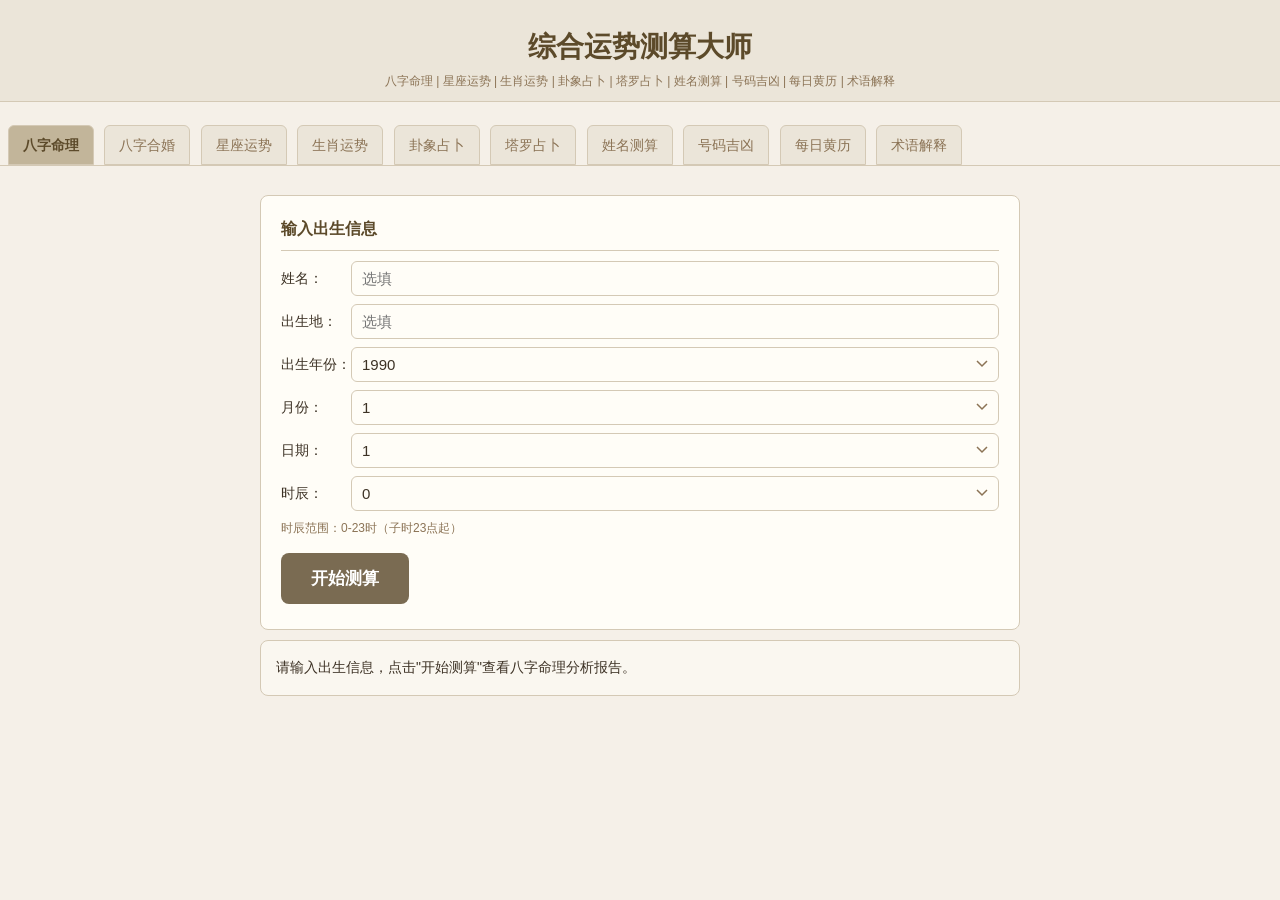
<file: fortune_master_web (7).html>
<!DOCTYPE html>
<html lang="zh-CN">
<head>
<meta charset="UTF-8">
<meta name="viewport" content="width=device-width,initial-scale=1.0,maximum-scale=1.0,user-scalable=no,viewport-fit=cover">
<title>综合运势测算大师</title>
<style>
:root{--bg:#f5f0e8;--bp:#fffdf7;--bi:#fffdf7;--ft:#5c4a2a;--fs:#8b7355;--fx:#3d3225;--bt:#7a6b52;--bh:#6b5c45;--ac:#2e7d5b;--bd:#d4c9b5;--tb:#ebe5d9;--ta:#c2b59a;--rb:#faf7f0}
*{margin:0;padding:0;box-sizing:border-box}
body{font-family:-apple-system,"Microsoft YaHei","PingFang SC",Arial,sans-serif;background:var(--bg);color:var(--fx);font-size:15px;line-height:1.6;-webkit-text-size-adjust:100%}
.hd{position:fixed;top:0;left:0;right:0;z-index:100;background:var(--tb);border-bottom:1px solid var(--bd);padding:10px 15px;text-align:center;padding-top:25px}
.hd h1{font-size:22px;color:var(--ft);font-weight:bold}.hd p{font-size:12px;color:var(--fs);margin-top:2px}
.tn{position:fixed;top:120px;left:0;right:0;z-index:99;background:var(--bg);border-bottom:1px solid var(--bd);overflow-x:auto;-webkit-overflow-scrolling:touch;white-space:nowrap;padding:0 5px;scrollbar-width:none}.tn::-webkit-scrollbar{display:none}
.tb{display:inline-block;padding:8px 14px;font-size:14px;color:var(--fs);background:var(--tb);border:1px solid var(--bd);border-radius:6px 6px 0 0;margin:5px 3px 0;cursor:pointer;-webkit-user-select:none;user-select:none;min-height:36px}.tb.on{background:var(--ta);color:var(--ft);font-weight:bold}
.ct{margin-top:180px;padding:10px 10px 30px;max-width:800px;margin-left:auto;margin-right:auto}
.tc{display:none}.tc.on{display:block}
.pn{background:var(--bp);border:1px solid var(--bd);border-radius:8px;padding:15px;margin-bottom:10px}
.pt{font-size:16px;font-weight:bold;color:var(--ft);margin-bottom:10px;padding-bottom:8px;border-bottom:1px solid var(--bd)}
.fr{display:flex;align-items:center;margin-bottom:8px;flex-wrap:wrap}
.fr label{min-width:70px;font-size:14px;color:var(--fx);flex-shrink:0}
.fr input,.fr select,.fr textarea{flex:1;min-width:100px;padding:8px 10px;font-size:15px;border:1px solid var(--bd);border-radius:6px;background:var(--bi);color:var(--fx);outline:none;-webkit-appearance:none;appearance:none}
.fr input:focus,.fr select:focus,.fr textarea:focus{border-color:var(--bt)}
.fr select{background-image:url("data:image/svg+xml,%3Csvg xmlns='http://www.w3.org/2000/svg' width='12' height='8'%3E%3Cpath d='M1 1l5 5 5-5' stroke='%238b7355' fill='none' stroke-width='1.5'/%3E%3C/svg%3E");background-repeat:no-repeat;background-position:right 10px center;padding-right:30px}
.fr textarea{min-height:80px;resize:vertical}
.fh{font-size:12px;color:var(--fs);margin-bottom:8px}
.btn{display:inline-block;padding:10px 24px;font-size:16px;font-weight:bold;color:#fff;background:var(--bt);border:none;border-radius:8px;cursor:pointer;min-height:44px;-webkit-user-select:none;user-select:none;margin:5px 5px 5px 0}.btn:active{background:var(--bh)}
.btn2{background:#a89880}.btn2:active{background:#9a8a72}
.br{margin-top:10px}
.rb{background:var(--rb);border:1px solid var(--bd);border-radius:8px;padding:15px;margin-top:10px;white-space:pre-wrap;word-wrap:break-word;font-size:14px;line-height:1.7;max-height:600px;overflow-y:auto;-webkit-overflow-scrolling:touch}
.sg{display:flex;flex-wrap:wrap;gap:5px;margin:8px 0}
.sb{padding:6px 10px;font-size:14px;border:1px solid var(--bd);border-radius:6px;background:var(--bi);color:var(--fx);cursor:pointer;-webkit-user-select:none;user-select:none;min-height:36px}.sb.on{background:var(--ta);border-color:var(--bt);font-weight:bold}
.rg{display:flex;flex-wrap:wrap;gap:5px;margin:8px 0}
.rbtn{padding:6px 14px;font-size:14px;border:1px solid var(--bd);border-radius:6px;background:var(--bi);color:var(--fx);cursor:pointer;-webkit-user-select:none;user-select:none}.rbtn.on{background:var(--ta);border-color:var(--bt);font-weight:bold}
@media(min-width:768px){body{font-size:16px}.hd h1{font-size:28px}.ct{padding:15px 20px 40px}.pn{padding:20px}.btn{padding:12px 30px;font-size:17px}}
</style>
</head>
<body>
<div class="hd"><h1>综合运势测算大师</h1><p>八字命理 | 星座运势 | 生肖运势 | 卦象占卜 | 塔罗占卜 | 姓名测算 | 号码吉凶 | 每日黄历 | 术语解释</p></div>
<div class="tn" id="TN">
<div class="tb on" data-t="bazi" onclick="sw('bazi')">八字命理</div>
<div class="tb" data-t="match" onclick="sw('match')">八字合婚</div>
<div class="tb" data-t="xz" onclick="sw('xz')">星座运势</div>
<div class="tb" data-t="sx" onclick="sw('sx')">生肖运势</div>
<div class="tb" data-t="gua" onclick="sw('gua')">卦象占卜</div>
<div class="tb" data-t="tarot" onclick="sw('tarot')">塔罗占卜</div>
<div class="tb" data-t="name" onclick="sw('name')">姓名测算</div>
<div class="tb" data-t="num" onclick="sw('num')">号码吉凶</div>
<div class="tb" data-t="hl" onclick="sw('hl')">每日黄历</div>
<div class="tb" data-t="term" onclick="sw('term')">术语解释</div>
</div>
<div class="ct">
<!-- 八字命理 -->
<div class="tc on" id="t-bazi">
<div class="pn"><div class="pt">输入出生信息</div>
<div class="fr"><label>姓名：</label><input type="text" id="bN" placeholder="选填"></div>
<div class="fr"><label>出生地：</label><input type="text" id="bL" placeholder="选填"></div>
<div class="fr"><label>出生年份：</label><select id="bY"></select></div>
<div class="fr"><label>月份：</label><select id="bM"></select></div>
<div class="fr"><label>日期：</label><select id="bD"></select></div>
<div class="fr"><label>时辰：</label><select id="bH"></select></div>
<div class="fh">时辰范围：0-23时（子时23点起）</div>
<div class="br"><div class="btn" onclick="doBazi()">开始测算</div></div></div>
<div class="rb" id="bR">请输入出生信息，点击"开始测算"查看八字命理分析报告。</div></div>
<!-- 八字合婚 -->
<div class="tc" id="t-match">
<div class="pn"><div class="pt">输入双方出生信息</div>
<div style="color:var(--ac);font-weight:bold;margin-bottom:8px">甲方（你）</div>
<div class="fr"><label>姓名：</label><input type="text" id="mAN" placeholder="选填"></div>
<div class="fr"><label>年：</label><select id="mAY"></select><label style="min-width:30px;text-align:center">月：</label><select id="mAM"></select><label style="min-width:30px;text-align:center">日：</label><select id="mAD"></select><label style="min-width:30px;text-align:center">时：</label><select id="mAH"></select></div>
<div style="color:#2c6e91;font-weight:bold;margin:10px 0 8px">乙方（对方）</div>
<div class="fr"><label>姓名：</label><input type="text" id="mBN" placeholder="选填"></div>
<div class="fr"><label>年：</label><select id="mBY"></select><label style="min-width:30px;text-align:center">月：</label><select id="mBM"></select><label style="min-width:30px;text-align:center">日：</label><select id="mBD"></select><label style="min-width:30px;text-align:center">时：</label><select id="mBH"></select></div>
<div class="br"><div class="btn" onclick="doMatch()">开始合婚测算</div></div></div>
<div class="rb" id="mR">请输入双方出生信息，点击"开始合婚测算"。</div></div>
<!-- 星座运势 -->
<div class="tc" id="t-xz">
<div class="pn"><div class="pt">输入出生日期</div>
<div class="fr"><label>月份：</label><select id="xM"></select></div>
<div class="fr"><label>日期：</label><select id="xD"></select></div>
<div class="br"><div class="btn" onclick="doXZ()">查看星座运势</div><div class="btn btn2" onclick="doToday()">今日运势</div></div></div>
<div class="rb" id="xR">请选择出生日期，点击"查看星座运势"。</div></div>
<!-- 生肖运势 -->
<div class="tc" id="t-sx">
<div class="pn"><div class="pt">选择生肖</div>
<div class="sg" id="sxG"></div>
<div class="br"><div class="btn" onclick="doSX()">查看生肖运势</div><div class="btn btn2" onclick="toggleSXM()">生肖配对</div></div></div>
<div id="sxMP" class="pn" style="display:none"><div class="pt">生肖配对测算</div>
<div style="color:var(--ac);font-weight:bold;margin-bottom:5px">甲方生肖：</div><div class="sg" id="sxAG"></div>
<div style="color:#2c6e91;font-weight:bold;margin:8px 0 5px">乙方生肖：</div><div class="sg" id="sxBG"></div>
<div class="br"><div class="btn" onclick="doSXM()">开始配对</div></div></div>
<div class="rb" id="sxR">请选择生肖，点击"查看生肖运势"。</div></div>
<!-- 卦象占卜 -->
<div class="tc" id="t-gua">
<div class="pn"><div class="pt">周易卦象占卜</div>
<p style="margin-bottom:10px;color:var(--fs)">在心中默念你的问题，然后点击起卦</p>
<div class="br"><div class="btn" onclick="doGCoin()">简易起卦(三枚硬币法)</div><div class="btn btn2" onclick="doGRnd()">随机起卦</div><div class="btn btn2" onclick="doGAll()">查看六十四卦</div></div></div>
<div class="rb" id="gR">在心中默念你的问题，然后点击起卦按钮。</div></div>
<!-- 塔罗占卜 -->
<div class="tc" id="t-tarot">
<div class="pn"><div class="pt">塔罗牌占卜</div>
<p style="margin-bottom:10px;color:var(--fs)">在心中默念你的问题，然后选择占卜方式</p>
<div class="br"><div class="btn" onclick="doT('single')">单牌占卜</div><div class="btn btn2" onclick="doT('three')">三牌占卜</div><div class="btn btn2" onclick="doT('five')">五牌占卜</div></div>
<div class="br"><div class="btn btn2" onclick="doT('love')">爱情牌阵</div><div class="btn btn2" onclick="doT('career')">事业牌阵</div><div class="btn btn2" onclick="doT('decision')">决策牌阵</div></div></div>
<div class="rb" id="tR">在心中默念你的问题，然后选择占卜方式。</div></div>
<!-- 姓名测算 -->
<div class="tc" id="t-name">
<div class="pn"><div class="pt">五格剖象法姓名测算</div>
<div class="fr"><label>姓氏：</label><input type="text" id="nS" placeholder="如：张"></div>
<div class="fr"><label>名字：</label><input type="text" id="nG" placeholder="如：三丰"></div>
<div class="fh">姓氏和名字分开输入，如姓"张"名"三丰"</div>
<div class="br"><div class="btn" onclick="doName()">开始姓名测算</div></div></div>
<div class="rb" id="nR">请输入姓氏和名字，点击"开始姓名测算"。</div></div>
<!-- 号码吉凶 -->
<div class="tc" id="t-num">
<div class="pn"><div class="pt">号码吉凶分析</div>
<div class="fr"><label>号码：</label><input type="text" id="numI" placeholder="手机号/车牌号/其他号码"></div>
<div class="fh">输入手机号\u3001车牌号或其他数字号码</div>
<div class="br"><div class="btn" onclick="doNum()">开始分析</div></div></div>
<div class="rb" id="numR">请输入号码，点击"开始分析"。</div></div>
<!-- 每日黄历 -->
<div class="tc" id="t-hl">
<div class="pn"><div class="pt">每日黄历</div>
<div class="rg" id="hlOff"><div class="rbtn on" data-v="0" onclick="selHL(this)">今天</div><div class="rbtn" data-v="1" onclick="selHL(this)">明天</div><div class="rbtn" data-v="2" onclick="selHL(this)">后天</div></div>
<div class="br"><div class="btn" onclick="doHL()">查看黄历</div></div></div>
<div class="rb" id="hlR"></div></div>
<!-- 术语解释 -->
<div class="tc" id="t-term">
<div class="pn"><div class="pt">术语解释</div>
<p style="margin-bottom:8px;color:var(--fs)">粘贴或输入任何不懂的内容，程序将自动识别并解释其中的专业术语</p>
<div class="fr"><textarea id="tmI" placeholder="在此输入或粘贴包含术语的文本..."></textarea></div>
<div class="br"><div class="btn" onclick="doTerm()">开始解释</div><div class="btn btn2" onclick="doAllTerm()">常见术语速查</div></div></div>
<div class="rb" id="tmR">请输入需要解释的内容，点击"开始解释"。</div></div>
</div>
<script>
// ===== 数据常量 =====
var TG=['甲','乙','丙','丁','戊','己','庚','辛','壬','癸'],DZ=['子','丑','寅','卯','辰','巳','午','未','申','酉','戌','亥'];
var WXG=['木','木','火','火','土','土','金','金','水','水'],WXZ=['水','土','木','木','土','火','火','土','金','金','土','水'];
var SX=['鼠','牛','虎','兔','龙','蛇','马','羊','猴','鸡','狗','猪'],SE=['🐀','🐂','🐅','🐇','🐉','🐍','🐴','🐑','🐵','🐔','🐶','🐷'];
var GYY=['阳','阴','阳','阴','阳','阴','阳','阴','阳','阴'];
var NY=['海中金','炉中火','大林木','路旁土','剑锋金','山头火','涧下水','城头土','白蜡金','杨柳木','泉中水','屋上土','霹雳火','松柏木','长流水','砂中金','山下火','平地木','壁上土','金箔金','覆灯火','天河水','大驿土','钗钏金','桑柘木','大溪水','沙中土','天上火','石榴木','大海水'];
var SK={'木':{生:'火',克:'土',被生:'水',被克:'金',同:'木'},'火':{生:'土',克:'金',被生:'木',被克:'水',同:'火'},'土':{生:'金',克:'水',被生:'火',被克:'木',同:'土'},'金':{生:'水',克:'木',被生:'土',被克:'火',同:'金'},'水':{生:'木',克:'火',被生:'金',被克:'土',同:'水'}};
var SM={'比肩':'自我\u3001独立\u3001竞争','劫财':'争夺\u3001冲动\u3001社交','食神':'才华\u3001享受\u3001温和','伤官':'叛逆\u3001创意\u3001表现','偏财':'意外之财\u3001人缘','正财':'稳定收入\u3001务实','七杀':'魄力\u3001压力\u3001权威','正官':'自律\u3001责任\u3001地位','偏印':'直觉\u3001孤独\u3001偏才','正印':'学业\u3001贵人\u3001仁慈'};
var SCN=["子时(23-1点)","丑时(1-3点)","寅时(3-5点)","卯时(5-7点)","辰时(7-9点)","巳时(9-11点)","午时(11-13点)","未时(13-15点)","申时(15-17点)","酉时(17-19点)","戌时(19-21点)","亥时(21-23点)"];
var XZD=[{n:'摩羯座',e:'Capricorn',d:'12.22-1.19',el:'土',em:'♑',tr:'踏实稳重\u3001有责任心\u3001目标明确',dt:'摩羯座是十二星座中最有耐心的星座。他们像山羊一样，一步一个脚印地攀登人生高峰。',st:'责任感强\u3001意志坚定\u3001善于规划\u3001务实可靠',wk:'有时过于保守\u3001对自己要求太严格\u3001不太善于表达感情',lk:['事业运势稳步上升，适合制定长期计划','财运方面需要耐心等待时机','感情上可能遇到志同道合的人']},{n:'水瓶座',e:'Aquarius',d:'1.20-2.18',el:'风',em:'♒',tr:'独立创新\u3001思想前卫\u3001友善博爱',dt:'水瓶座是十二星座中最具独创性的星座。他们思维超前，常常有别人想不到的点子。',st:'创意无限\u3001独立思考\u3001友善博爱\u3001适应力强',wk:'有时过于理想化\u3001感情上显得疏离\u3001固执己见',lk:['创意灵感爆发，适合开展新项目','社交运势旺盛，人脉拓展','需要注意休息，避免过度劳累']},{n:'双鱼座',e:'Pisces',d:'2.19-3.20',el:'水',em:'♓',tr:'浪漫多情\u3001直觉敏锐\u3001富有同情心',dt:'双鱼座是十二星座中最富有同情心的星座。他们像水一样柔软，能够感知到周围人的情绪变化。',st:'直觉敏锐\u3001富有同情心\u3001想象力丰富\u3001适应力强',wk:'有时过于敏感\u3001容易逃避现实\u3001优柔寡断',lk:['直觉力增强，适合做重要决策','艺术创作灵感充沛','感情运势甜蜜，单身者有望脱单']},{n:'白羊座',e:'Aries',d:'3.21-4.19',el:'火',em:'♈',tr:'热情冲动\u3001勇敢直率\u3001天生的领导者',dt:'白羊座是十二星座中的第一个星座，代表着新的开始。他们充满活力和激情。',st:'勇敢果断\u3001充满活力\u3001领导力强\u3001积极乐观',wk:'有时过于冲动\u3001缺乏耐心\u3001容易与人发生冲突',lk:['行动力十足，适合启动新计划','竞争中获得优势','注意控制情绪，避免冲动决策']},{n:'金牛座',e:'Taurus',d:'4.20-5.20',el:'土',em:'♉',tr:'稳重务实\u3001耐心坚韧\u3001注重品质',dt:'金牛座是十二星座中最稳重的星座。他们像大地一样踏实可靠。',st:'踏实可靠\u3001耐心坚韧\u3001审美品味高\u3001理财能力强',wk:'有时过于固执\u3001不喜欢变化\u3001占有欲较强',lk:['财运亨通，投资有望获利','工作稳定发展，获得认可','适合享受生活，犒劳自己']},{n:'双子座',e:'Gemini',d:'5.21-6.21',el:'风',em:'♊',tr:'聪明灵活\u3001善于沟通\u3001好奇心强',dt:'双子座是十二星座中最善于沟通的星座。他们思维敏捷，口才出众。',st:'聪明伶俐\u3001口才出众\u3001适应力强\u3001知识面广',wk:'有时过于善变\u3001注意力不集中\u3001表面化',lk:['沟通能力突出，谈判顺利','学习运佳，适合考试面试','社交活动频繁，注意时间管理']},{n:'巨蟹座',e:'Cancer',d:'6.22-7.22',el:'水',em:'♋',tr:'温柔体贴\u3001重视家庭\u3001情感丰富',dt:'巨蟹座是十二星座中最重视家庭的星座。他们像螃蟹一样，外表坚硬但内心柔软。',st:'温柔体贴\u3001重视家庭\u3001直觉敏锐\u3001记忆力好',wk:'有时过于敏感\u3001情绪化\u3001缺乏安全感',lk:['家庭和谐，亲情温暖','职场获得贵人相助','投资理财需谨慎，不宜冒险']},{n:'狮子座',e:'Leo',d:'7.23-8.22',el:'火',em:'♌',tr:'自信大方\u3001慷慨热情\u3001天生王者',dt:'狮子座是十二星座中最具王者风范的星座。他们像太阳一样光芒四射。',st:'自信大方\u3001领导力强\u3001慷慨热情\u3001忠诚可靠',wk:'有时过于骄傲\u3001需要过多关注\u3001控制欲强',lk:['领导力得到发挥，团队协作顺利','桃花运旺盛，魅力四射','注意谦虚待人，避免骄傲']},{n:'处女座',e:'Virgo',d:'8.23-9.22',el:'土',em:'♍',tr:'细致完美\u3001分析力强\u3001追求品质',dt:'处女座是十二星座中最追求完美的星座。他们有一双发现细节的眼睛。',st:'细致认真\u3001分析力强\u3001追求完美\u3001善于整理',wk:'有时过于挑剔\u3001对自己和他人要求太高\u3001容易焦虑',lk:['工作效率极高，细节把控到位','健康运势良好，适合开始健身','感情上需要更多表达和沟通']},{n:'天秤座',e:'Libra',d:'9.23-10.23',el:'风',em:'♎',tr:'优雅和谐\u3001公正公平\u3001社交达人',dt:'天秤座是十二星座中最追求和谐的星座。他们像天平一样追求平衡和公正。',st:'公正公平\u3001善于社交\u3001审美品味高\u3001优雅迷人',wk:'有时过于犹豫\u3001难以做出决定\u3001过于在意他人看法',lk:['人际关系和谐，合作顺利','审美眼光独到，适合艺术相关','需要果断决策，避免犹豫不决']},{n:'天蝎座',e:'Scorpio',d:'10.24-11.22',el:'水',em:'♏',tr:'神秘深邃\u3001意志坚定\u3001洞察力强',dt:'天蝎座是十二星座中最具神秘感的星座。他们像深海一样，表面平静但内心蕴含巨大的力量。',st:'意志坚定\u3001洞察力强\u3001忠诚专一\u3001执行力强',wk:'有时过于多疑\u3001报复心强\u3001不容易信任他人',lk:['洞察力敏锐，能发现隐藏机会','感情深沉专一，关系更加稳固','适合深入研究或调查工作']},{n:'射手座',e:'Sagittarius',d:'11.23-12.21',el:'火',em:'♐',tr:'乐观开朗\u3001热爱自由\u3001追求真理',dt:'射手座是十二星座中最热爱自由的星座。他们像弓箭手一样，永远瞄准远方。',st:'乐观开朗\u3001热爱自由\u3001追求真理\u3001幽默风趣',wk:'有时过于直白\u3001缺乏耐心\u3001承诺感不强',lk:['旅行运极佳，适合出行或出差','学业运上升，考试运佳','自由职业者有望获得突破']}];
var SXI={'鼠':{el:'水',yy:'阳',ps:'聪明机灵\u3001善于社交\u3001适应力强',dp:'属鼠的人天生聪慧，反应敏捷，善于观察和分析。',ft:'鼠年出生的人天生聪慧，善于把握机会。今年事业运势稳步上升。',cr:'今年事业上会有不错的突破，你的聪明才智会得到领导的赏识。',lv:'感情运势整体向好。已有伴侣的人，今年是加深感情的好时机。',ht:'健康方面需要注意肠胃和睡眠质量。建议规律作息，适当运动。',bm:['龙','猴','牛'],am:['马','兔','羊']},'牛':{el:'土',yy:'阴',ps:'勤劳踏实\u3001坚韧不拔\u3001忠诚可靠',dp:'属牛的人是最可靠的朋友和伙伴。他们做事脚踏实地。',ft:'牛年出生的人踏实肯干，持之以恒。今年财运稳定增长。',cr:'事业运势稳步上升。你的踏实和认真会得到认可。',lv:'感情方面比较稳定，但可能缺乏一些浪漫。',ht:'健康运势良好，但需要注意关节和骨骼的保养。',bm:['鼠','蛇','鸡'],am:['马','羊','狗']},'虎':{el:'木',yy:'阳',ps:'勇敢果断\u3001自信大方\u3001富有冒险精神',dp:'属虎的人天生具有领导气质，他们勇敢\u3001自信\u3001充满活力。',ft:'虎年出生的人威风凛凛，领导力强。今年适合大胆创新。',cr:'事业上有重大突破的可能。勇敢地做出决定吧。',lv:'感情运势波动较大。已有伴侣的人需要注意沟通。',ht:'注意控制情绪，避免因为压力过大而影响健康。',bm:['马','狗','猪'],am:['蛇','猴']},'兔':{el:'木',yy:'阴',ps:'温和善良\u3001心思细腻\u3001优雅从容',dp:'属兔的人是最温柔的生肖之一。他们心思细腻，善解人意。',ft:'兔年出生的人温文尔雅，人缘极佳。今年感情运旺盛。',cr:'事业上稳步发展，适合深耕专业领域。',lv:'感情运非常旺盛！单身的人今年脱单的几率很高。',ht:'健康方面需要注意饮食均衡。',bm:['羊','狗','猪'],am:['鼠','龙','鸡']},'龙':{el:'土',yy:'阳',ps:'气宇轩昂\u3001才华横溢\u3001志向远大',dp:'属龙的人是最有魅力的生肖之一。他们天生自带光环。',ft:'龙年出生的人天赋异禀，贵人运强。今年是大展宏图的好时机。',cr:'事业运势非常强劲！今年可能会有重大的晋升或转行机会。',lv:'感情方面，你的魅力会吸引很多人。',ht:'精力充沛，但也要注意劳逸结合。',bm:['鼠','猴','鸡'],am:['狗','兔','龙']},'蛇':{el:'火',yy:'阴',ps:'智慧深沉\u3001直觉敏锐\u3001优雅神秘',dp:'属蛇的人是最有智慧的生肖之一。他们思维深邃，洞察力极强。',ft:'蛇年出生的人智慧过人，洞察力强。今年财运亨通。',cr:'事业上适合做策略性工作。你的洞察力会让你脱颖而出。',lv:'感情运势平稳。已有伴侣的人关系稳定。',ht:'注意休息，避免过度用脑。',bm:['牛','鸡'],am:['虎','猪']},'马':{el:'火',yy:'阳',ps:'热情奔放\u3001自由不羁\u3001精力充沛',dp:'属马的人是最有活力的生肖之一。他们热情开朗，行动力极强。',ft:'马年出生的人活力四射，行动力强。今年事业运上升。',cr:'事业运非常好，有升职加薪的机会。',lv:'感情运势不错，但要注意给伴侣足够的空间。',ht:'精力充沛，但要注意运动安全。',bm:['虎','羊','狗'],am:['鼠','牛','兔']},'羊':{el:'土',yy:'阴',ps:'温顺善良\u3001富有艺术气质\u3001内心丰富',dp:'属羊的人是最有艺术气质的生肖之一。他们内心丰富，感情细腻。',ft:'羊年出生的人心地善良，人缘极佳。今年适合学习进修。',cr:'事业上适合学习和积累。今年是打基础的好时机。',lv:'感情运势温暖甜蜜。已有伴侣的人会感受到更多的幸福。',ht:'注意情绪管理，避免因为压力而影响睡眠。',bm:['兔','马','猪'],am:['牛','鼠','狗']},'猴':{el:'金',yy:'阳',ps:'聪明伶俐\u3001机智灵活\u3001幽默风趣',dp:'属猴的人是最聪明的生肖之一。他们反应敏捷，口才出众。',ft:'猴年出生的人聪明机智，应变能力强。今年财运大旺。',cr:'事业上有突破性进展。你的创意和执行力会让你脱颖而出。',lv:'感情运势活跃，社交场合中容易遇到心仪对象。',ht:'健康运势良好，但要注意饮食规律。',bm:['鼠','龙'],am:['虎','猪']},'鸡':{el:'金',yy:'阴',ps:'勤奋努力\u3001观察力强\u3001追求完美',dp:'属鸡的人是最勤勉的生肖之一。他们做事认真负责，追求完美。',ft:'鸡年出生的人勤勉认真，注重细节。今年工作运极佳。',cr:'工作运极佳，有望获得重要成就。',lv:'感情方面比较挑剔，建议放宽心态。',ht:'注意休息，避免过度劳累。',bm:['牛','龙','蛇'],am:['兔','狗','鸡']},'狗':{el:'土',yy:'阳',ps:'忠诚正直\u3001勇敢善良\u3001有责任感',dp:'属狗的人是最忠诚的生肖之一。他们正直善良，有着强烈的责任感。',ft:'狗年出生的人忠诚可靠，值得信赖。今年贵人运强。',cr:'贵人运强，人际关系和谐。在工作中会得到同事和领导的支持。',lv:'感情运势稳定而温暖。已有伴侣的人关系更加牢固。',ht:'健康运势平稳，但要注意心理健康。',bm:['虎','兔','马'],am:['龙','牛','羊','鸡']},'猪':{el:'水',yy:'阴',ps:'豁达乐观\u3001真诚善良\u3001福气满满',dp:'属猪的人是最有福气的生肖之一。他们豁达乐观，真诚善良。',ft:'猪年出生的人福气深厚，乐天知命。今年整体运势平稳向好。',cr:'事业运势平稳，不会有太大的波动。适合稳扎稳打。',lv:'感情运势甜蜜温暖。已有伴侣的人会感受到更多的幸福。',ht:'健康运势良好，但要注意控制饮食。',bm:['虎','兔','羊'],am:['蛇','猴']}};
var TR=[{n:'愚者 The Fool',nm:0,em:'🃏',u:'新的开始\u3001冒险精神\u3001无限可能\u3001纯真自由',r:'鲁莽行事\u3001缺乏计划\u3001犹豫不决\u3001不切实际',a:'勇敢迈出第一步，相信直觉，拥抱未知',d:'愚者是塔罗牌的起点，编号为0，代表无限的可能性。正位代表新的机遇和冒险精神。'},{n:'魔术师 The Magician',nm:1,em:'🎩',u:'创造力\u3001技巧娴熟\u3001自信满满\u3001掌控全局',r:'欺骗操纵\u3001才能浪费\u3001缺乏自信\u3001计划失败',a:'善用自己的才能和资源，专注目标',d:'魔术师代表创造力和行动力。桌上摆放着四件宝物，代表他拥有实现目标所需的一切资源。'},{n:'女祭司 The High Priestess',nm:2,em:'🌙',u:'直觉敏锐\u3001内在智慧\u3001神秘\u3001耐心等待',r:'忽视直觉\u3001表面化\u3001秘密暴露\u3001急躁',a:'倾听内心的声音，保持耐心',d:'女祭司代表直觉和内在智慧。答案不在外面，而在你的内心深处。'},{n:'女皇 The Empress',nm:3,em:'👑',u:'丰盛富足\u3001母性光辉\u3001创造力\u3001自然之美',r:'依赖过度\u3001创造力枯竭\u3001忽视自我\u3001贫乏',a:'关爱自己和他人，享受生活的美好',d:'女皇代表丰盛和滋养。她代表母性\u3001创造力和感官享受。'},{n:'皇帝 The Emperor',nm:4,em:'🏛️',u:'权威领导\u3001稳定秩序\u3001纪律严明\u3001父性力量',r:'专制独裁\u3001僵化固执\u3001控制欲强\u3001混乱',a:'建立秩序和规则，保持理性决策',d:'皇帝代表权威和秩序。他手持权杖，代表他对领域的掌控力。'},{n:'教皇 The Hierophant',nm:5,em:'📖',u:'传统智慧\u3001精神指引\u3001教育传承\u3001信仰坚定',r:'打破常规\u3001自由思考\u3001反叛传统\u3001教条主义',a:'寻求良师益友的指导，保持学习的态度',d:'教皇代表传统智慧和精神指引。建议你向有经验的人学习。'},{n:'恋人 The Lovers',nm:6,em:'💕',u:'爱情美满\u3001重要选择\u3001价值观契合\u3001和谐关系',r:'感情危机\u3001选择困难\u3001价值观冲突\u3001不和谐',a:'遵从内心做出选择，珍惜重要关系',d:'恋人牌不仅仅代表爱情，更代表重要的选择。面对人生的重要选择时，要遵从内心的声音。'},{n:'战车 The Chariot',nm:7,em:'⚡',u:'胜利凯旋\u3001意志坚定\u3001克服困难\u3001掌控方向',r:'失去控制\u3001方向迷失\u3001内心冲突\u3001挫败',a:'坚定信念，克服障碍，勇往直前',d:'战车代表意志力和胜利。只要坚定信念，就能克服一切困难。'},{n:'力量 Strength',nm:8,em:'🦁',u:'内在力量\u3001勇气坚韧\u3001自我控制\u3001温柔坚定',r:'缺乏自信\u3001软弱无力\u3001自我怀疑\u3001冲动',a:'用温柔的力量化解困难，保持耐心',d:'力量牌代表内在的勇气和坚韧。真正的力量不是蛮力，而是内心的坚定和温柔。'},{n:'隐者 The Hermit',nm:9,em:'🏔️',u:'内省沉思\u3001寻求真理\u3001独处智慧\u3001精神探索',r:'孤立自闭\u3001逃避现实\u3001固执己见\u3001迷失方向',a:'给自己独处的时间，深入思考人生方向',d:'隐者代表独处和内省。灯笼里的星星象征内在的智慧之光。'},{n:'命运之轮 Wheel of Fortune',nm:10,em:'🎡',u:'命运转折\u3001好运降临\u3001循环变化\u3001机遇来临',r:'厄运降临\u3001抗拒变化\u3001坏运气\u3001失去机会',a:'顺应命运的变化，把握转机',d:'命运之轮代表命运的循环和转折。变化是永恒的，重要的是在变化中保持平衡和希望。'},{n:'正义 Justice',nm:11,em:'⚖️',u:'公正公平\u3001真相大白\u3001因果报应\u3001法律事务',r:'不公正\u3001逃避责任\u3001偏见歧视\u3001不诚实',a:'做出公正的决定，承担应有的责任',d:'正义牌代表公正和真相。种什么因就得什么果。'},{n:'倒吊人 The Hanged Man',nm:12,em:'🔄',u:'换个角度\u3001牺牲奉献\u3001等待时机\u3001新的领悟',r:'无谓牺牲\u3001拖延等待\u3001固执己见\u3001拒绝改变',a:'尝试换个角度看问题，耐心等待',d:'倒吊人代表换个角度看世界。有时候暂停下来，换一个角度思考，会有意想不到的收获。'},{n:'死神 Death',nm:13,em:'🥀',u:'结束与新生\u3001转变蜕变\u3001放下过去\u3001全新开始',r:'抗拒改变\u3001恐惧结束\u3001停滞不前\u3001执着过去',a:'勇敢面对结束，迎接新的开始',d:'死神牌并不代表真正的死亡，而是代表深刻的转变和结束。每个结束都是一个新的开始。'},{n:'节制 Temperance',nm:14,em:'🕊️',u:'平衡和谐\u3001耐心节制\u3001适度中庸\u3001融合协调',r:'失去平衡\u3001过度放纵\u3001缺乏耐心\u3001冲突',a:'保持平衡，凡事适度',d:'节制牌代表平衡和调和。一位天使将水从一个杯子倒入另一个杯子，象征不同元素的融合与平衡。'},{n:'恶魔 The Devil',nm:15,em:'⛓️',u:'束缚诱惑\u3001欲望执念\u3001物质主义\u3001阴暗面',r:'挣脱束缚\u3001摆脱诱惑\u3001重获自由\u3001面对阴暗',a:'审视自己的执念，勇敢挣脱束缚',d:'恶魔牌代表诱惑和束缚。很多时候束缚我们的不是外在的力量，而是我们自己的执念和欲望。'},{n:'高塔 The Tower',nm:16,em:'🌩️',u:'突变崩塌\u3001真相揭露\u3001打破旧规\u3001浴火重生',r:'延缓灾难\u3001恐惧改变\u3001逃避现实\u3001小挫折',a:'接受突如其来的变化，在废墟中重建',d:'高塔牌代表突如其来的变化。有时候旧的结构必须被摧毁，才能建立更好的新结构。'},{n:'星星 The Star',nm:17,em:'⭐',u:'希望光明\u3001灵感启示\u3001内心平静\u3001美好未来',r:'失去希望\u3001悲观失望\u3001缺乏信心\u3001迷茫',a:'保持希望和信心，美好的事情即将发生',d:'星星牌代表希望和治愈。一位少女跪在水边，将两壶水分别倒入大地和池塘，象征净化和更新。'},{n:'月亮 The Moon',nm:18,em:'🌕',u:'幻觉迷惑\u3001潜意识\u3001不安焦虑\u3001直觉',r:'真相显现\u3001恐惧消散\u3001走出迷雾\u3001清晰',a:'面对内心的恐惧，相信直觉',d:'月亮牌代表潜意识和幻觉。事情可能不是表面看起来的那样，需要用心去感受真相。'},{n:'太阳 The Sun',nm:19,em:'☀️',u:'成功喜悦\u3001活力充沛\u3001光明正大\u3001幸福美满',r:'暂时挫折\u3001过度乐观\u3001自信不足\u3001延迟成功',a:'保持积极乐观，成功就在眼前',d:'太阳牌是塔罗牌中最积极的牌之一。一个孩子骑在白马上，在阳光下自由奔跑。一切都在向好的方向发展。'},{n:'审判 Judgement',nm:20,em:'📯',u:'觉醒重生\u3001重要决定\u3001自我评价\u3001救赎',r:'自我怀疑\u3001逃避审判\u3001犹豫不决\u3001无法释怀',a:'勇敢面对自我评价，做出重要决定',d:'审判牌代表觉醒和重生。天使吹响号角，人们从棺材中站起来，象征着一个深刻的觉醒时刻。'},{n:'世界 The World',nm:21,em:'🌍',u:'圆满完成\u3001功德圆满\u3001整合成就\u3001新旅程',r:'未完成\u3001缺乏结束\u3001不满足\u3001延迟成功',a:'庆祝你的成就，准备迎接新的旅程',d:'世界牌是塔罗大阿卡纳的最后一张牌，代表圆满和完成。你正在或即将完成一个重要的人生阶段。'}];
var SP={single:{nm:'单牌占卜',cnt:1,pos:['当前指引'],ds:'需要一个快速指引或回答一个简单问题'},three:{nm:'三牌占卜（过去-现在-未来）',cnt:3,pos:['过去','现在','未来'],ds:'了解一件事的发展脉络和趋势'},five:{nm:'五牌占卜（综合分析）',cnt:5,pos:['过去','现在','未来','建议','结果'],ds:'深入分析一个复杂问题'},love:{nm:'爱情牌阵',cnt:4,pos:['你','对方','关系现状','建议'],ds:'分析爱情关系中的双方和关系走向'},career:{nm:'事业牌阵',cnt:4,pos:['现状','挑战','建议','结果'],ds:'分析事业发展方向和职场问题'},decision:{nm:'决策牌阵',cnt:6,pos:['问题','选项A','选项B','影响因素','建议','结果'],ds:'面对两个选择时，帮助分析利弊做出决策'}};
var SK_DATA={1:['吉','万物开泰，最大吉数','为太极之数，万物开基。'],2:['凶','动摇不安，一荣一枯','混沌未定，为最大凶恶的数理。'],3:['吉','如意吉祥，旭日东升','如日初升，蓬勃向上。'],4:['凶','万事休止，凶祸叠来','凶变劫难，万事休止。'],5:['凶','福禄长寿，阴阳和合','福禄寿三数俱全。'],6:['吉','安稳余庆，吉人天相','天德地祥具备。'],7:['吉','精力旺盛，刚毅果断','精力旺盛，头脑敏锐。'],8:['吉','坚刚志强，意志坚强','意志如铁石。'],9:['凶','穷迫逆境，灾祸频来','穷迫逆境，灾祸频来。'],10:['凶','万事终局，零暗空虚','零暗万事尽头。'],11:['吉','旱苗逢雨，枯木逢春','阴阳复新，万事顺利。'],12:['凶','薄弱无力，柔弱困难','意志脆弱，家属缘薄。'],13:['吉','智能超群，博学多才','富于学艺才能。'],14:['凶','破兆浮沉，穷困逆境','浮沉不定，多破兆。'],15:['吉','福寿圆满，富贵荣誉','福寿圆满，富贵荣誉。'],16:['吉','厚重载德，安富尊荣','贵人得助，天降好运。'],17:['吉','突破万难，刚柔相济','权威刚强。'],18:['吉','有志竟成，内外有运','有志竟成，名利双收。'],19:['凶','多难风云，病弱废疾','多忧思疑虑，病弱废疾。'],20:['凶','破灭衰亡，灾难叠来','非运空虚，浮沉不定。'],21:['凶','明月中天，独立权威','首领之数，享天赋之幸福。'],22:['凶','秋草逢霜，困难疾弱','百事不如意数。'],23:['吉','旭日东升，壮丽壮观','旭日东升之象。'],24:['吉','家门余庆，金钱丰盈','策马前行，仍可成功。'],25:['凶','英俊刚毅，荣华清秀','资性英敏，但易生不满。'],26:['凶','变怪奇异，波澜起伏','英雄运格，波澜重叠。'],27:['凶','足智多谋，自损自伤','刚柔相济，但自损自伤。'],28:['凶','阔水浮萍，豪杰气概','豪气生离，家属缘薄。'],29:['吉','智谋优秀，财力归集','享天赋幸福之运。'],30:['凶','浮沉不定，吉凶参半','浮沉不定，成败不定。'],31:['吉','春日花开，智勇得志','智仁勇俱备。'],32:['吉','宝马金鞍，侥幸多望','贵人得助，财帛如裕。'],33:['吉','旭日升天，家门隆昌','名闻天下。'],34:['凶','破家之身，见识短小','见识短小，辛苦困难。'],35:['凶','高楼望月，温和平静','保守平安，有艺术才华。'],36:['凶','波澜壮阔，风浪不息','义气助人。'],37:['吉','猛虎出林，权威显达','享天赋幸福。'],38:['凶','磨铁成针，意志薄弱','难成大事。'],39:['吉','富贵繁荣，开花结果','享天赋幸福。'],40:['凶','智谋胆力，投机冒险','浮沉不定之象。'],41:['吉','纯阳独秀，德望高大','得上司提拔。'],42:['凶','寒蝉在柳，十艺九穷','十艺九穷。'],43:['凶','散财破产，诸事不宜','诸事不宜。'],44:['凶','烦闷损寿，破灭之兆','家属缘薄。'],45:['凶','顺风扬帆，新生泰和','但缺乏毅力。'],46:['凶','载宝沉舟，难以成功','难以成功。'],47:['吉','点石成金，开花结果','万事如意。'],48:['吉','智谋兼备，德智荣昌','可成大业。'],49:['凶','吉凶难分，转变运数','成败不定。'],50:['凶','小舟入海，吉凶参半','吉凶参半。'],51:['凶','一盛一衰，浮沉不定','需谨慎行事。'],52:['凶','先见之明，理想实现','理想可实现。'],53:['凶','忧愁困苦，内外不和','难以成功。'],54:['凶','石上栽花，难得结果','辛苦困难。'],55:['凶','善恶分明，浮沉多端','有凶有吉。'],56:['凶','浪里行舟，历尽艰辛','难以成功。'],57:['凶','寒雪青松，刚毅果敢','运势不佳。'],58:['凶','晚行遇月，先苦后甜','可享晚年幸福。'],59:['凶','寒蝉悲风，意志薄弱','诸事不宜。'],60:['凶','无谋无勇，暗淡无光','难以成功。'],61:['凶','名利双收，繁荣富贵','但需谨慎。'],62:['凶','衰败暗淡，基础不固','难以成功。'],63:['凶','富贵荣华，身心安泰','但需谨慎。'],64:['凶','骨肉分离，孤独遭难','诸事不宜。'],65:['凶','富贵至极，家运隆昌','但需谨慎。'],66:['凶','黑夜茫茫，内外不和','难以成功。'],67:['凶','天赋幸运，财源广进','但需谨慎。'],68:['凶','兴家立业，才华横溢','但需谨慎。'],69:['凶','坐立不安，穷困逆境','诸事不宜。'],70:['凶','惨淡经营，空虚困乏','难以成功。'],71:['凶','石中隐玉，有德有才','但需时机。'],72:['凶','劳苦辛勤，面有难色','难以成功。'],73:['凶','高远无极，志向高远','但需谨慎。'],74:['凶','沉沦逆运，暗淡无光','难以成功。'],75:['凶','守此数者，有智无谋','难以成功。'],76:['凶','倾覆离散，此数大凶','诸事不宜。'],77:['凶','半吉半凶，此数多凶','需谨慎。'],78:['凶','晚景凄凉，劳而无功','难以成功。'],79:['凶','云头望月，身疲力尽','难以成功。'],80:['凶','遁隐退志，辛苦困难','难以成功。'],81:['吉','万物回春，积极向上','享天赋幸福。']};
var DWX={1:'水',2:'火',3:'木',4:'金',5:'土',6:'水',7:'火',8:'木',9:'金',0:'土'};
var DM={0:'圆满\u3001无限',1:'独立\u3001领导',2:'合作\u3001平衡',3:'创造\u3001活力',4:'稳定\u3001基础',5:'自由\u3001变化',6:'和谐\u3001责任',7:'智慧\u3001内省',8:'财富\u3001成功',9:'完成\u3001奉献'};
var HLY=['嫁娶','搬家','出行','动土','开业','求职','签约','祭祀','祈福','安床','纳采','修造','开市','交易','入宅','安葬','冠笄','伐木','捕捉','栽种','牧养','纳畜','求医','解除','沐浴','扫舍','理发','求嗣','开仓','出货','立券','纳财'];
var HLJ=['嫁娶','搬家','出行','动土','开业','安葬','入宅','修造','开市','交易','祈福','纳采','安床','伐木','栽种','纳畜','求医','上梁','竖柱','开仓','出货','破土','行丧','造庙'];
var JS=['天德','月德','天恩','福星','天喜','天医','青龙','明堂','金匮','天贵','驿马','天嗣','禄勋','玉堂','司命','三合'];
var XS=['天刑','地煞','月破','大耗','小耗','五鬼','朱雀','白虎','天狗','吊客','病符','死符','岁破','暗金'];
var CS={'子':['午','马','南'],'丑':['未','羊','东'],'寅':['申','猴','北'],'卯':['酉','鸡','西'],'辰':['戌','狗','南'],'巳':['亥','猪','东'],'午':['子','鼠','北'],'未':['丑','牛','西'],'申':['寅','虎','南'],'酉':['卯','兔','东'],'戌':['辰','龙','北'],'亥':['巳','蛇','西']};
var PG={'甲':'甲不开仓财物耗散','乙':'乙不栽植千株不长','丙':'丙不修灶必见灾殃','丁':'丁不剃头头必生疮','戊':'戊不受田田主不祥','己':'己不破券二比并亡','庚':'庚不经络织机虚张','辛':'辛不合酱主人不尝','壬':'壬不汲水更难提防','癸':'癸不词讼理弱敌强'};
var PZ={'子':'子不问卜自惹祸殃','丑':'丑不冠带主不还乡','寅':'寅不祭祀神鬼不尝','卯':'卯不穿井水泉不香','辰':'辰不哭泣必主重丧','巳':'巳不远行财物伏藏','午':'午不苫盖屋主更张','未':'未不服药毒气入肠','申':'申不安床鬼祟入房','酉':'酉不宴客醉坐颠狂','戌':'戌不吃犬作怪上床','亥':'亥不远行作事无成'};
var WD={'金':{j:['西方','西北'],y:['东方','东南']},'木':{j:['东方','东南'],y:['西方','西北']},'水':{j:['北方','东北'],y:['南方','西南']},'火':{j:['南方','西南'],y:['北方','东北']},'土':{j:['中央','东北','西南'],y:['东方','西方']}};
var WLC={'金':['白色','金色','银色'],'木':['绿色','青色','翠色'],'水':['黑色','蓝色','深灰'],'火':['红色','紫色','橙色'],'土':['黄色','棕色','米色']};
var TD={'七杀':'七杀是十神之一，代表克日主的五行中阴阳不同的天干。象征魄力\u3001压力\u3001权威。','三合':'三合是地支之间的和谐关系，三个地支组成一个合局。如申子辰合水局\u3001寅午戌合火局等。','三才':'三才是天格\u3001人格\u3001地格三者的五行组合配置，好的三才应五行相生\u3001流通有情。','五格剖象':'五格剖象法是姓名学分析方法，将姓名划分为天格\u3001人格\u3001地格\u3001外格\u3001总格，根据81数理判断吉凶。','五行':'五行是中国古代哲学的核心概念，指金\u3001木\u3001水\u3001火\u3001土五种基本元素。五行之间存在相生和相克的关系。','人格':'人格是五格中最重要的，代表主要性格和核心运势。人格=姓氏末字笔画+名字首字笔画。','伤官':'伤官是十神之一，代表日主所生的五行中阴阳不同的天干。象征叛逆\u3001创意\u3001表现。','偏印':'偏印是十神之一，代表生日主的五行中阴阳不同的天干。象征直觉\u3001孤独\u3001偏才。','偏财':'偏财是十神之一，代表日主所克的五行中阴阳不同的天干。象征意外之财\u3001人缘。','八字':'八字，又称"四柱"或"生辰八字"，是中国传统命理学中最核心的概念。由出生时的年\u3001月\u3001日\u3001时四个时间点组成，每个时间点用一个天干和一个地支表示，共八个字。','六合':'六合是地支之间的亲密关系，共六对：子丑合\u3001寅亥合\u3001卯戌合\u3001辰酉合\u3001巳申合\u3001午未合。','冲煞':'冲煞是黄历中的重要概念。"冲"指当天地支与某些生肖相冲，"煞"指煞方不宜前往。','凶神':'凶神是黄历中标注的不吉神煞，如天刑\u3001地煞\u3001月破等。','劫财':'劫财是十神之一，代表与日主相同五行但阴阳不同的天干。象征争夺\u3001冲动\u3001社交。','十神':'十神是八字命理中描述日主与其他天干关系的术语体系，包括：比肩\u3001劫财\u3001食神\u3001伤官\u3001偏财\u3001正财\u3001七杀\u3001正官\u3001偏印\u3001正印。','吉神':'吉神是黄历中标注的吉祥神煞，如天德\u3001月德\u3001天恩\u3001福星等。','命宫':'命宫代表一个人的本命所在，反映内在性格和命运基调。','喜用神':'喜用神是八字中对日主有利的五行元素。找出喜用神是八字分析的关键步骤。','四柱':'四柱是八字的另一种称呼。年柱代表祖辈和早年，月柱代表父母和青年，日柱代表自己和中年，时柱代表子女和晚年。','地支':'地支是中国古代用来纪月的十二个符号：子\u3001丑\u3001寅\u3001卯\u3001辰\u3001巳\u3001午\u3001未\u3001申\u3001酉\u3001戌\u3001亥。与十二生肖一一对应。','地格':'地格代表子女\u3001中年运势。单名地格=名字笔画+1，双名地格=名字所有字笔画之和。','塔罗牌':'塔罗牌是起源于欧洲的占卜工具，由78张牌组成。22张大阿卡纳代表人生重要主题。','外格':'外格代表社交关系。外格=总格-人格+1。','大运':'大运代表十年运势，每个人从出生起每十年进入一个大运，影响整体运势走向。','大阿卡纳':'大阿卡纳是塔罗牌中的22张主牌，编号0-21，描述灵魂成长旅程。','天干':'天干是中国古代用来纪年的十个符号：甲\u3001乙\u3001丙\u3001丁\u3001戊\u3001己\u3001庚\u3001辛\u3001壬\u3001癸。','天格':'天格代表祖辈\u3001先天运势。单姓天格=姓氏笔画+1，复姓天格=姓氏上下字笔画之和。','宜':'黄历中的"宜"表示当天适合做的事情，如"宜嫁娶""宜出行"等。','彭祖百忌':'彭祖百忌根据当天天干地支组合，给出应避免做的事情。','忌':'黄历中的"忌"表示当天不适合做的事情，如"忌动土""忌搬家"等。','忌神':'忌神是八字中对日主不利的五行元素，会加重八字中的不平衡。','总格':'总格代表整体运势\u3001晚年运势。总格=姓名所有字笔画之和。','数理':'数理是五格剖象法中判断吉凶的数字系统，共81个数，每个数有特定吉凶属性。','日主':'日主是八字中日柱的天干，代表命主本人。日主是八字分析的核心。','星座':'星座是根据太阳在黄道上的位置划分的，共12个星座，反映基本性格特征。','正位':'正位指塔罗牌正面朝上的状态，代表该牌的正面能量和原始含义。','正印':'正印是十神之一，代表生日主的五行中阴阳相同的天干。象征学业\u3001贵人\u3001仁慈。','正官':'正官是十神之一，代表克日主的五行中阴阳相同的天干。象征自律\u3001责任\u3001地位。','正财':'正财是十神之一，代表日主所克的五行中阴阳相同的天干。象征稳定收入\u3001务实。','比肩':'比肩是十神之一，代表与日主相同五行且阴阳相同的天干。象征自我\u3001独立\u3001竞争。','流年':'流年是每一年的天干地支，代表当年运势。','牌阵':'牌阵是塔罗占卜中牌的排列方式和位置含义的组合。','生肖':'生肖是用12种动物代表出生年份的系统：鼠牛虎兔龙蛇马羊猴鸡狗猪。','相克':'相克是五行之间的关系之一，顺序为：木克土\u3001土克水\u3001水克火\u3001火克金\u3001金克木。','相冲':'相冲是地支之间的对立关系，共六对：子午冲\u3001丑未冲\u3001寅申冲\u3001卯酉冲\u3001辰戌冲\u3001巳亥冲。','相刑':'相刑是地支之间的惩罚关系，如寅巳申无恩之刑\u3001丑戌未恃势之刑等。','相害':'相害是地支之间的不和关系，共六对：子未害\u3001丑午害\u3001寅巳害\u3001卯辰害\u3001申亥害\u3001酉戌害。','相生':'相生是五行之间的关系之一，顺序为：木生火\u3001火生土\u3001土生金\u3001金生水\u3001水生木。','纳音':'纳音是八字命理中的概念，将六十甲子与三十种象征物对应。','身宫':'身宫与命宫相辅相成，代表后天的发展方向和人生重心。','逆位':'逆位指塔罗牌倒着抽出的状态，代表该牌的挑战面或阻碍面。','食神':'食神是十神之一，代表日主所生的五行中阴阳相同的天干。象征才华\u3001享受\u3001温和。','黄历':'黄历是中国传统的日历工具，标注了每天的宜忌\u3001冲煞\u3001吉神凶神等信息。'};
var TV={'八字':['八字','生辰八字','四柱八字'],'五行':['五行','金木水火土'],'天干':['天干','十天干'],'地支':['地支','十二地支'],'十神':['十神','比肩劫财','食伤','财官印'],'纳音':['纳音','纳音五行'],'三合':['三合','三合局'],'六合':['六合','地支六合'],'相冲':['相冲','地支相冲','六冲'],'相害':['相害','地支相害','六害'],'相刑':['相刑','地支相刑'],'大运':['大运','行运'],'流年':['流年','年运'],'命宫':['命宫','命盘'],'身宫':['身宫'],'喜用神':['喜用神','喜用','用神'],'忌神':['忌神'],'日主':['日主','日元','日干'],'星座':['星座','十二星座','黄道十二宫'],'生肖':['生肖','十二生肖','属相'],'塔罗牌':['塔罗','塔罗牌','塔罗占卜'],'大阿卡纳':['大阿卡纳','大阿尔卡纳','主牌'],'正位':['正位'],'逆位':['逆位'],'牌阵':['牌阵','牌型'],'黄历':['黄历','通书','老黄历'],'宜':['宜','今日宜'],'忌':['忌','今日忌'],'冲煞':['冲煞','冲'],'吉神':['吉神','吉神方位'],'凶神':['凶神'],'彭祖百忌':['彭祖百忌','百忌'],'五格剖象':['五格','五格剖象','姓名五格'],'天格':['天格'],'人格':['人格'],'地格':['地格'],'外格':['外格'],'总格':['总格'],'三才':['三才','三才配置'],'数理':['数理','81数理'],'比肩':['比肩'],'劫财':['劫财'],'食神':['食神'],'伤官':['伤官'],'偏财':['偏财'],'正财':['正财'],'七杀':['七杀','偏官'],'正官':['正官'],'偏印':['偏印','枭神'],'正印':['正印'],'相生':['相生','五行相生'],'相克':['相克','五行相克']};
var GUA=[{n:'乾为天',u:'乾（天）',l:'乾（天）',j:'元亨利贞。天行健，君子以自强不息。',d:'乾卦象征天，刚健有力。适合积极行动\u3001大展宏图。',a:'积极进取\u3001勇往直前，但切忌亢龙有悔。',la:'大展宏图的好时机。',w:'心气不要太骄傲。'},{n:'坤为地',u:'坤（地）',l:'坤（地）',j:'元亨，利牝马之贞。地势坤，君子以厚德载物。',d:'坤卦象征大地，柔顺包容。适合以柔克刚\u3001顺势而为。',a:'保持谦逊和耐心，等待时机成熟。',la:'低调做事积累经验。',w:'不要过于退缩被动。'},{n:'水雷屯',u:'坎（水）',l:'震（雷）',j:'元亨利贞，勿用有攸往，利建侯。',d:'屯卦象征事物萌芽，充满生机但也面临困难。',a:'万事开头难，耐心坚持。',la:'坚持就是胜利。',w:'不要急于求成。'},{n:'山水蒙',u:'艮（山）',l:'坎（水）',j:'亨。匪我求童蒙，童蒙求我。',d:'蒙卦象征启蒙和教育，适合学习和求教。',a:'保持谦虚好学的心态。',la:'学习新技能的好时机。',w:'不要不懂装懂。'},{n:'水天需',u:'坎（水）',l:'乾（天）',j:'有孚，光亨，贞吉，利涉大川。',d:'需卦象征等待，时机尚未成熟，不宜冒进。',a:'耐心等待时机，做好准备。',la:'等待机会，做好准备。',w:'等待不是懒惰。'},{n:'地天泰',u:'坤（地）',l:'乾（天）',j:'小往大来，吉亨。',d:'泰卦是最吉利的卦之一，天地交合，万物通泰。',a:'大吉大利！积极进取，居安思危。',la:'万事亨通，最佳时机。',w:'居安思危。'},{n:'天地否',u:'乾（天）',l:'坤（地）',j:'否之匪人，不利君子贞，大往小来。',d:'否卦天地不交，万物不通。象征闭塞\u3001不顺。',a:'低调行事，等待否极泰来。',la:'保守现状等待转机。',w:'低谷期不要冲动。'},{n:'地山谦',u:'坤（地）',l:'艮（山）',j:'亨，君子有终。',d:'谦卦是唯一六爻皆吉的卦，象征谦虚。',a:'保持谦虚低调，谦虚是美德。',la:'低调做事赢得支持。',w:'谦虚过头变自卑。'},{n:'雷地复',u:'震（雷）',l:'坤（地）',j:'亨。出入无疾，朋来无咎。',d:'复卦象征否极泰来\u3001重新开始。',a:'新的开始！抓住转机。',la:'新的开始，好运回归。',w:'不要重蹈覆辙。'},{n:'坎为水',u:'坎（水）',l:'坎（水）',j:'有孚，维心亨，行有尚。',d:'坎卦象征险阻和困难，但也是锻炼意志力的机会。',a:'面对困难不退缩，坚持就是胜利。',la:'坚持就是胜利。',w:'用柔和力量克服困难。'},{n:'离为火',u:'离（火）',l:'离（火）',j:'利贞，亨。畜牝牛，吉。',d:'离卦象征光明和美丽，充满希望。',a:'发挥光和热，保持积极乐观。',la:'展示才华，发光发热。',w:'火太盛会烧尽。'}];
// 汉字笔画（常用姓氏和名字用字）
var HK={'一':1,'丁':2,'七':2,'万':15,'三':3,'上':3,'下':3,'不':4,'世':5,'丘':5,'东':8,'严':20,'中':4,'丰':4,'丽':7,'乃':2,'乐':15,'乔':12,'乙':1,'九':2,'也':3,'习':11,'了':2,'二':2,'于':3,'云':4,'井':4,'亭':9,'亮':9,'人':2,'仁':4,'仇':4,'今':4,'介':4,'仙':5,'代':5,'令':5,'以':5,'仲':6,'任':6,'伊':6,'伍':6,'伟':11,'伯':7,'何':7,'佩':8,'佳':8,'依':8,'侯':9,'俊':9,'俞':9,'信':9,'倪':10,'傅':12,'储':18,'元':4,'充':6,'兆':6,'先':6,'光':6,'入':2,'全':6,'八':2,'公':4,'共':6,'关':19,'其':8,'养':15,'冀':16,'冉':5,'农':13,'冠':9,'冬':5,'冯':12,'冰':6,'冶':7,'冷':7,'凌':10,'凤':14,'出':5,'刀':2,'刁':2,'分':4,'刘':15,'判':7,'利':7,'别':7,'力':2,'功':5,'加':5,'劳':12,'勃':9,'勾':7,'包':5,'化':4,'匡':7,'十':2,'千':3,'半':5,'华':14,'卓':8,'单':12,'南':9,'博':12,'卢':16,'卫':15,'印':6,'友':4,'双':4,'反':4,'古':5,'可':5,'史':5,'右':5,'叶':15,'司':5,'合':6,'吉':6,'同':6,'名':6,'后':9,'向':6,'吕':6,'君':7,'吴':7,'周':8,'和':8,'哲':10,'唐':10,'善':12,'喻':12,'嘉':14,'国':11,'圣':13,'坚':11,'培':11,'基':11,'堂':11,'士':3,'壮':7,'夏':10,'多':6,'大':3,'天':4,'太':4,'夫':4,'奕':9,'女':3,'好':6,'姚':9,'姜':9,'姬':10,'威':9,'娟':10,'婉':11,'子':3,'孔':4,'孙':10,'孟':8,'季':8,'宁':5,'宇':6,'守':6,'安':6,'宋':7,'宏':7,'宗':8,'宫':10,'宰':10,'家':10,'容':10,'寇':11,'富':12,'寸':3,'寿':14,'封':9,'小':3,'少':4,'尚':8,'尤':4,'尹':4,'居':8,'屈':8,'展':10,'山':3,'岑':12,'峰':10,'峻':10,'崔':11,'川':3,'巢':11,'工':3,'左':5,'巧':5,'巨':5,'巩':15,'巫':7,'已':3,'巴':4,'帆':6,'师':10,'希':7,'席':10,'常':11,'干':3,'平':5,'年':6,'幸':8,'幼':5,'广':14,'庄':13,'庆':15,'应':17,'庞':9,'度':9,'康':11,'廉':13,'廖':14,'延':7,'建':9,'开':12,'弓':3,'引':4,'弘':5,'张':11,'强':12,'彦':9,'彩':11,'彭':12,'徐':10,'德':15,'心':4,'必':5,'志':7,'忠':8,'思':9,'恩':10,'悦':11,'惠':12,'意':13,'慎':14,'慕':15,'慧':15,'戈':4,'戚':11,'戴':17,'房':8,'手':4,'才':3,'扶':8,'敏':11,'敖':13,'敬':13,'文':4,'新':13,'方':4,'施':9,'日':4,'时':10,'旺':8,'昆':8,'昌':8,'明':8,'易':8,'星':9,'映':9,'春':9,'昭':9,'昱':9,'晨':11,'景':12,'晴':12,'晶':12,'智':12,'曲':6,'更':7,'曹':11,'曼':11,'曾':12,'月':4,'有':6,'木':4,'本':5,'朱':6,'权':22,'李':7,'杏':7,'杜':7,'束':9,'杨':13,'杭':8,'松':8,'林':8,'柏':9,'柔':9,'查':9,'柯':9,'柳':9,'根':10,'桂':10,'桐':10,'桑':10,'桓':10,'梁':11,'梅':11,'楚':13,'樊':15,'欣':8,'欧':15,'正':5,'步':7,'武':8,'殳':4,'段':9,'殷':10,'毋':4,'每':7,'毕':11,'毛':4,'水':4,'永':5,'求':7,'江':7,'池':7,'汤':12,'汪':8,'沃':8,'沈':8,'沙':8,'泉':9,'波':8,'泽':17,'洪':10,'浦':11,'浩':11,'海':11,'润':16,'深':12,'淳':12,'清':12,'温':13,'游':13,'源':14,'溪':14,'滔':14,'滕':14,'满':15,'潘':16,'澜':21,'瀚':20,'火':4,'焦':12,'然':12,'煜':13,'照':13,'熊':14,'燕':16,'牛':4,'牧':8,'狄':8,'玉':5,'王':4,'玲':10,'珊':10,'瑞':14,'甄':14,'生':5,'甫':7,'田':5,'申':5,'白':5,'百':6,'皓':12,'盈':9,'益':10,'盖':13,'盛':12,'相':9,'真':10,'睿':14,'知':8,'石':5,'碧':14,'祁':8,'祖':10,'祝':10,'祺':13,'禄':13,'福':14,'禹':9,'秀':7,'秋':9,'秦':10,'程':12,'穆':16,'空':8,'窦':20,'立':5,'章':11,'童':12,'竺':8,'笛':11,'符':11,'简':18,'管':14,'米':6,'精':14,'索':10,'紫':12,'红':9,'纪':9,'经':13,'绮':14,'缪':17,'罗':20,'羊':6,'美':9,'群':13,'翁':10,'翔':12,'翠':14,'耀':20,'老':6,'考':6,'而':6,'耿':10,'聂':18,'胜':12,'胡':11,'胥':13,'能':10,'臣':6,'自':6,'至':6,'舒':12,'航':10,'良':7,'艾':10,'花':7,'芳':7,'苍':7,'苏':22,'苗':11,'范':15,'荀':12,'荆':12,'荣':14,'莫':13,'莲':17,'萧':18,'葛':15,'董':15,'蒋':16,'蒙':16,'蒲':16,'蓝':20,'蔚':17,'蔡':17,'薛':19,'虞':13,'融':16,'行':6,'衡':16,'袁':10,'裘':14,'裴':14,'褚':15,'解':13,'言':7,'詹':13,'许':11,'诗':13,'诚':14,'诸':16,'谢':17,'谭':19,'谷':7,'贝':7,'贡':10,'贤':15,'贵':12,'费':12,'贺':12,'贾':13,'赖':16,'赵':14,'起':10,'超':12,'越':12,'路':13,'车':7,'轩':10,'辉':15,'辛':7,'辰':7,'边':22,'连':14,'邓':19,'邢':11,'那':13,'邵':12,'邹':17,'郁':13,'郎':14,'郑':19,'郝':14,'郭':15,'都':16,'金':8,'鑫':24,'钟':17,'钱':16,'银':14,'闵':12,'闻':14,'阎':16,'阙':18,'阮':12,'阴':11,'陆':16,'陈':16,'陶':16,'隆':17,'雅':12,'雨':8,'雪':11,'雷':13,'霆':14,'震':15,'霍':16,'霖':16,'青':8,'静':16,'靳':13,'鞠':17,'韦':9,'韩':17,'项':12,'须':12,'颜':18,'饶':21,'香':9,'馨':20,'马':10,'骆':16,'高':10,'魏':18,'鱼':11,'鲁':15,'鲍':13,'鹤':21,'麒':19,'麟':23,'麻':11,'黄':12,'黎':15,'齐':14,'龙':16,'龚':22};
// ===== 工具函数 =====
function rng(s){var v=s%2147483647;if(v<=0)v+=2147483646;return function(){v=(v*16807)%2147483647;return(v-1)/2147483646;}}
function cs(c){return HK[c]||((function(){var h=0;for(var i=0;i<c.length;i++)h+=c.charCodeAt(i);return(Math.abs(h)%24)+1})())}
function n2w(n){var r=n%10;if(r===1||r===2)return'木';if(r===3||r===4)return'火';if(r===5||r===6)return'土';if(r===7||r===8)return'金';return'水';}
function gm(n){if(n<1)n=1;if(n>81)n=((n-1)%81)+1;return SK_DATA[n]||['凶','运势平平','无特殊含义'];}
function gb(y,m,d,h){var yg=(y-4)%10,yz=(y-4)%12,mzb=(m+1)%12,mgb=(yg%5)*2+Math.floor((mzb%12+12)/2),mg=mgb%10,mz=mzb;var bd=new Date(1900,0,1),td=new Date(y,m-1,d),dt=Math.floor((td-bd)/86400000),dg=(dt+10)%10,dz=dt%12;if(h<0)h=0;var sc=Math.floor((h+1)/2);if(sc>=12)sc=0;var tg=((dg%5)*2+sc)%10,tz=sc;return{y:{g:TG[yg],z:DZ[yz]},m:{g:TG[mg],z:DZ[mz]},d:{g:TG[dg],z:DZ[dz]},t:{g:TG[tg],z:DZ[tz]}}}
function wc(b){var c={金:0,木:0,水:0,火:0,土:0};var ks=['y','m','d','t'];for(var i=0;i<4;i++){var p=b[ks[i]];c[WXG[TG.indexOf(p.g)]]++;c[WXZ[DZ.indexOf(p.z)]]++;}return c;}
function ny(b){var r=[],ks=['y','m','d','t'];for(var i=0;i<4;i++){var p=b[ks[i]],gi=TG.indexOf(p.g),zi=DZ.indexOf(p.z),idx=0;for(var j=0;j<60;j++){if(j%10===gi&&j%12===zi){idx=j;break;}}r.push(NY[Math.floor(idx/2)]);}return r;}
function aw(w){var t=0;for(var x in w)t+=w[x];if(t===0)return['五行平衡',[]];var r=[];for(var x in w){var p=w[x]/t*100,l=p>=30?'旺':p>=20?'相':p>=10?'平':'弱';r.push(x+'：'+l+' ('+w[x]+'个, '+Math.round(p)+'%)');}var ms=[],mx=0,mn=999;for(var x in w){if(w[x]===0)ms.push(x);if(w[x]>mx)mx=w[x];if(w[x]<mn)mn=w[x];}var dm='',ws=[];for(var x in w){if(w[x]===mx)dm=x;if(w[x]===mn)ws.push(x);}var s='日主五行属'+dm+'，';if(ms.length>0)s+='五行缺'+ms.join('\u3001')+'，';s+='喜用神建议补'+ws.join('\u3001')+'。';return[s,r];}
function ss(dg,og){var di=TG.indexOf(dg),oi=TG.indexOf(og),df=(oi-di+10)%10,sy=di%2===oi%2;var tb={0:['比肩','劫财'],1:['劫财','比肩'],2:['食神','伤官'],3:['伤官','食神'],4:['偏财','正财'],5:['正财','偏财'],6:['七杀','正官'],7:['正官','七杀'],8:['偏印','正印'],9:['正印','偏印']};return tb[df][sy?0:1];}
function gsx(y){return SX[(y-4)%12];}
function gxz(m,d){var bd=[[1,20,'水瓶座'],[2,19,'双鱼座'],[3,21,'白羊座'],[4,20,'金牛座'],[5,21,'双子座'],[6,22,'巨蟹座'],[7,23,'狮子座'],[8,23,'处女座'],[9,23,'天秤座'],[10,24,'天蝎座'],[11,23,'射手座'],[12,22,'摩羯座']];var xz='摩羯座';for(var i=0;i<bd.length;i++){if(m>bd[i][0]||(m===bd[i][0]&&d>=bd[i][1]))xz=bd[i][2];}return xz;}
function sw(tn){var cs=document.querySelectorAll('.tc');for(var i=0;i<cs.length;i++)cs[i].style.display='none';document.getElementById('t-'+tn).style.display='block';var bs=document.querySelectorAll('.tb');for(var i=0;i<bs.length;i++)bs[i].classList.remove('on');var ab=document.querySelector('[data-t="'+tn+'"]');if(ab){ab.classList.add('on');ab.scrollIntoView({behavior:'smooth',block:'nearest',inline:'center'});}}
function S(n){var s='';for(var i=0;i<n;i++)s+='═';return s;}
function L(n){var s='';for(var i=0;i<n;i++)s+='─';return s;}
function stars(s){var r='';for(var i=0;i<Math.floor(s/10);i++)r+='★';for(var i=0;i<10-Math.floor(s/10);i++)r+='☆';return r;}
function bar(w,c){var r='';for(var i=0;i<c;i++)r+='█';for(var i=0;i<8-c;i++)r+='░';return r;}
function lvl(s){return s>=90?'极佳':s>=80?'良好':s>=70?'一般':'需努力';}
// ===== 初始化下拉框 =====
function initSel(){var ids=[['bY',1940,2020],['bM',1,12],['bD',1,31],['bH',0,23],['mAY',1940,2020],['mAM',1,12],['mAD',1,31],['mAH',0,23],['mBY',1940,2020],['mBM',1,12],['mBD',1,31],['mBH',0,23],['xM',1,12],['xD',1,31]];for(var i=0;i<ids.length;i++){var el=document.getElementById(ids[i][0]);if(!el)continue;for(var v=ids[i][1];v<=ids[i][2];v++){var o=document.createElement('option');o.value=v;o.textContent=v;el.appendChild(o);}}document.getElementById('bY').value='1990';document.getElementById('mAY').value='1990';document.getElementById('mBY').value='1992';}
// ===== 八字命理 =====
function doBazi(){try{var y=+document.getElementById('bY').value,m=+document.getElementById('bM').value,d=+document.getElementById('bD').value,h=+document.getElementById('bH').value;if(y<1900||y>2100||m<1||m>12||d<1||d>31||h<0||h>23){alert('请检查输入范围');return;}var b=gb(y,m,d,h),w=wc(b),na=ny(b),ar=aw(w),sm=ar[0],dt=ar[1],dm=b.d.g,sx=gsx(y),si=SXI[sx],ogs=[b.y.g,b.m.g,b.t.g],ssl=[];for(var i=0;i<ogs.length;i++)ssl.push({g:ogs[i],s:ss(dm,ogs[i])});var sci=Math.floor((h+1)/2);if(sci>=12)sci=0;var wb='',wns=['金','木','水','火','土'];for(var i=0;i<5;i++)wb+='  '+wns[i]+' '+bar(wns[i],w[wns[i]])+' '+w[wns[i]]+'个\n';var dw=WXG[TG.indexOf(dm)],dy=GYY[TG.indexOf(dm)];var dp={'甲':'你像一棵参天大树，性格正直刚毅，有着强烈的正义感。','乙':'你像一棵柔韧的藤蔓，性格温和灵活，善于适应各种环境。','丙':'你像太阳一样热情奔放，性格开朗大方，走到哪里都能带来温暖。','丁':'你像烛光一样温暖而内敛，性格细腻敏感，善于洞察人心。','戊':'你像大地一样厚重可靠，性格沉稳踏实，有着极强的包容力。','己':'你像花园里的泥土一样滋养万物，性格温和善良，乐于助人。','庚':'你像一把锋利的宝剑，性格刚毅果断，做事雷厉风行。','辛':'你像一颗精美的珠宝，性格精致优雅，追求完美。','壬':'你像大海一样广阔深邃，性格聪明智慧，有着极强的学习能力。','癸':'你像雨露一样润物无声，性格温柔细腻，有着极强的直觉力。'};var ns=document.getElementById('bN').value.trim();var t=S(50)+'\n  八字命理分析报告\n'+S(50)+'\n\n  基本信息\n  姓名：'+(ns||'未填写')+'\n  出生: '+y+'年'+m+'月'+d+'日 '+SCN[sci]+'\n  生肖: '+SE[(y-4)%12]+' '+sx+'（'+si.el+'属性）\n\n'+L(50)+'\n  你的四柱八字\n\n  ['+b.y.g+b.y.z+']  ['+b.m.g+b.m.z+']  ['+b.d.g+b.d.z+']  ['+b.t.g+b.t.z+']\n   年柱       月柱       日柱       时柱\n\n'+L(50)+'\n  日主分析\n  你的日主是：'+dm+'（'+dy+dw+'）\n  '+(dp[dm]||'')+'\n\n'+L(50)+'\n  纳音五行\n  年柱纳音：'+na[0]+' | 月柱纳音：'+na[1]+'\n  日柱纳音：'+na[2]+' | 时柱纳音：'+na[3]+'\n\n'+L(50)+'\n  五行分析\n'+wb+'  '+sm+'\n\n'+L(50)+'\n  十神关系\n  以日主"'+dm+'"为基准：\n';for(var i=0;i<ssl.length;i++){var gw=WXG[TG.indexOf(ssl[i].g)];t+='  '+ssl[i].g+'（'+gw+'）→ '+ssl[i].s+'：'+(SM[ssl[i].s]||'')+'\n';}var mi=[];for(var x in w){if(w[x]===0)mi.push(x);}if(mi.length>0){t+='\n'+L(50)+'\n  五行缺'+mi.join('\u3001')+'建议：\n';var tips={'金':'多穿白色/金色衣物，佩戴金属饰品','木':'多接触绿色植物，居住增加木质元素','水':'多饮水，居住靠近水源，佩戴蓝色饰品','火':'多晒太阳，穿暖色调衣物','土':'多接触大自然，穿黄色衣物，保持规律作息'};for(var i=0;i<mi.length;i++)t+='  · '+mi[i]+'：'+(tips[mi[i]]||'')+'\n';}var im={'金':'从事与金融相关行业','木':'从事与教育文化相关行业','水':'从事与物流贸易相关行业','火':'从事与科技传媒相关行业','土':'从事与房地产农业相关行业'};t+='\n'+L(50)+'\n  综合解读\n  '+si.ft+'\n  开运建议：幸运颜色对应'+dw+'，'+(im[dw]||'')+'\n';document.getElementById('bR').textContent=t;}catch(e){alert('请检查输入: '+e.message);}}
// ===== 八字合婚 =====
function doMatch(){try{var ay=+document.getElementById('mAY').value,am=+document.getElementById('mAM').value,ad=+document.getElementById('mAD').value,ah=+document.getElementById('mAH').value;var by=+document.getElementById('mBY').value,bm=+document.getElementById('mBM').value,bd=+document.getElementById('mBD').value,bh=+document.getElementById('mBH').value;if(ay<1900||ay>2100||am<1||am>12||ad<1||ad>31||ah<0||ah>23||by<1900||by>2100||bm<1||bm>12||bd<1||bd>31||bh<0||bh>23){alert('请检查输入范围');return;}var ba=gb(ay,am,ad,ah),bb=gb(by,bm,bd,bh),wa=wc(ba),wb=wc(bb),sa=gsx(ay),sb=gsx(by),da=ba.d.g,db=bb.d.g,daw=WXG[TG.indexOf(da)],dbw=WXG[TG.indexOf(db)],ts=50,sia=SXI[sa],ss=sb in sia.bm?20:(sb in sia.am?-15:5);ts+=ss;var wxc=0,wns=['金','木','水','火','土'];for(var i=0;i<5;i++){var w=wns[i];if(wa[w]===0&&wb[w]>0)wxc+=3;else if(wa[w]>0&&wb[w]===0)wxc+=3;if(wa[w]>0&&wb[w]>0)wxc+=1;}wxc=Math.min(15,wxc);ts+=wxc;var ds=0;if(SK[daw].生===dbw)ds=15;else if(SK[daw].克===dbw)ds=-10;else if(SK[dbw].生===daw)ds=10;else if(SK[dbw].克===daw)ds=-5;else if(daw===dbw)ds=8;ts+=ds;var zal=[ba.y.z,ba.m.z,ba.d.z,ba.t.z],zbl=[bb.y.z,bb.m.z,bb.d.z,bb.t.z];var lh={'子丑':1,'丑子':1,'寅亥':1,'亥寅':1,'卯戌':1,'戌卯':1,'辰酉':1,'酉辰':1,'巳申':1,'申巳':1,'午未':1,'未午':1};var xc={'子午':1,'丑未':1,'寅申':1,'卯酉':1,'辰戌':1,'巳亥':1};var zs=0;for(var i=0;i<4;i++)for(var j=0;j<4;j++){var k=zal[i]+zbl[j];if(lh[k])zs+=3;if(xc[k])zs-=3;}zs=Math.max(-10,Math.min(10,zs));ts+=zs;ts=Math.max(10,Math.min(100,ts));var lv,ld;if(ts>=90){lv='天作之合';ld='八字非常合拍，堪称天作之合！';}else if(ts>=80){lv='佳偶天成';ld='八字相当合拍，有良好感情基础。';}else if(ts>=70){lv='良缘美眷';ld='八字比较合拍，有不错缘分。';}else if(ts>=60){lv='尚可相处';ld='八字一般合拍，需要磨合。';}else if(ts>=45){lv='需要磨合';ld='八字有些冲突，需要包容妥协。';}else{lv='相克较多';ld='八字冲突较多，但真心可克服一切。';}var an=document.getElementById('mAN').value.trim(),bn=document.getElementById('mBN').value.trim();var t=S(50)+'\n  八字合婚测算报告\n'+S(50)+'\n\n  甲方'+(an?'：'+an:'')+' | 乙方'+(bn?'：'+bn:'')+'\n  甲方八字：'+ba.y.g+ba.y.z+' '+ba.m.g+ba.m.z+' '+ba.d.g+ba.d.z+' '+ba.t.g+ba.t.z+'\n  乙方八字：'+bb.y.g+bb.y.z+' '+bb.m.g+bb.m.z+' '+bb.d.g+bb.d.z+' '+bb.t.g+bb.t.z+'\n  甲方日主：'+da+'（'+daw+'）| 乙方日主：'+db+'（'+dbw+'）\n  甲方生肖：'+sa+' | 乙方生肖：'+sb+'\n\n'+L(50)+'\n  综合评分：'+ts+'分 — '+lv+'\n  '+ld+'\n\n  生肖配对：'+(ss>=0?'+':'')+ss+'分\n  五行互补：+'+wxc+'分\n  日主关系：'+(ds>=0?'+':'')+ds+'分\n  地支关系：'+(zs>=0?'+':'')+zs+'分\n\n'+L(50)+'\n  记住：命理只是参考，真正的幸福掌握在你们自己手中！\n';document.getElementById('mR').textContent=t;}catch(e){alert('请检查输入: '+e.message);}}
// ===== 星座运势 =====
function doXZ(){try{var m=+document.getElementById('xM').value,d=+document.getElementById('xD').value;if(m<1||m>12||d<1||d>31){alert('请输入有效日期');return;}var xn=gxz(m,d),xz=null;for(var i=0;i<XZD.length;i++){if(XZD[i].n===xn){xz=XZD[i];break;}}if(!xz)return;var r=rng(m*100+d),sc={};var as=['事业','财运','感情','健康'];for(var i=0;i<as.length;i++)sc[as[i]]=Math.floor(r()*31)+65;var t=S(50)+'\n  '+xz.em+' '+xz.n+' ('+xz.e+') '+xz.em+'\n  日期范围: '+xz.d+' | 元素: '+xz.el+'\n'+S(50)+'\n\n  性格特点：'+xz.tr+'\n  详细解读：'+xz.dt+'\n  优势：'+xz.st+'\n  需注意：'+xz.wk+'\n\n'+L(50)+'\n  运势评分\n';for(var a in sc){var s=sc[a];t+='  '+a+': '+stars(s)+' '+s+'分 ('+lvl(s)+')\n';}t+='\n';for(var i=0;i<xz.lk.length;i++)t+='  · '+xz.lk[i]+'\n';var adv=['保持积极心态，好运自然来。','适合社交活动，拓展人脉。','静心思考，规划未来方向。','大胆尝试新事物，突破自我。','关注健康，适当运动。'];t+='\n'+L(50)+'\n  今日建议：'+adv[Math.floor(r()*adv.length)]+'\n';document.getElementById('xR').textContent=t;}catch(e){alert('请检查输入: '+e.message);}}
function doToday(){var td=new Date(),sd=td.getFullYear()*10000+(td.getMonth()+1)*100+td.getDate(),r=rng(sd);var as=['事业','财运','感情','健康','学业','人际'],sc={};for(var i=0;i<as.length;i++)sc[as[i]]=Math.floor(r()*39)+60;var cls=['红色','蓝色','绿色','黄色','白色','紫色','橙色','粉色'],drs=['东方','西方','南方','北方','东南','东北','西南','西北'],sms=['今天整体运势不错，适合积极行动。','今天运势平稳，适合处理日常事务。','今天有贵人相助，把握机会。','今天适合静心思考，规划未来。','今天灵感充沛，适合创意工作。','今天桃花运旺盛，注意感情动态。','今天财运不错，适合理财规划。','今天精力充沛，适合挑战新事物。'];var t=S(50)+'\n  今日运势 ('+td.getFullYear()+'年'+(td.getMonth()+1)+'月'+td.getDate()+'日)\n'+S(50)+'\n\n'+sms[Math.floor(r()*sms.length)]+'\n\n'+L(50)+'\n  各项运势详解\n';for(var a in sc){var s=sc[a];t+='  '+a+': '+stars(s)+' '+s+'分 ('+lvl(s)+')\n\n';}t+=L(50)+'\n  幸运颜色：'+cls[Math.floor(r()*cls.length)]+'\n  幸运数字：'+(Math.floor(r()*99)+1)+'\n  幸运方位：'+drs[Math.floor(r()*drs.length)]+'\n\n  运势只是一种参考，保持好心态最重要！\n';document.getElementById('xR').textContent=t;}
// ===== 生肖运势 =====
var csx='龙',csa='龙',csb='鼠';
function initSX(){var g=document.getElementById('sxG'),h='';for(var i=0;i<SX.length;i++){var oc=SX[i]===csx?' on':'';h+='<div class="sb'+oc+'" data-s="'+SX[i]+'" onclick="sSX(this)">'+SE[i]+' '+SX[i]+'</div>';}g.innerHTML=h;var ag=document.getElementById('sxAG'),bg=document.getElementById('sxBG'),ah='',bh='';for(var i=0;i<SX.length;i++){var oa=SX[i]===csa?' on':'';ah+='<div class="sb'+oa+'" data-s="'+SX[i]+'" onclick="sSA(this)">'+SE[i]+' '+SX[i]+'</div>';}for(var i=0;i<SX.length;i++){var ob=SX[i]===csb?' on':'';bh+='<div class="sb'+ob+'" data-s="'+SX[i]+'" onclick="sSB(this)">'+SE[i]+' '+SX[i]+'</div>';}ag.innerHTML=ah;bg.innerHTML=bh;}
function sSX(el){var bs=el.parentElement.querySelectorAll('.sb');for(var i=0;i<bs.length;i++)bs[i].classList.remove('on');el.classList.add('on');csx=el.getAttribute('data-s');}
function sSA(el){var bs=el.parentElement.querySelectorAll('.sb');for(var i=0;i<bs.length;i++)bs[i].classList.remove('on');el.classList.add('on');csa=el.getAttribute('data-s');}
function sSB(el){var bs=el.parentElement.querySelectorAll('.sb');for(var i=0;i<bs.length;i++)bs[i].classList.remove('on');el.classList.add('on');csb=el.getAttribute('data-s');}
function toggleSXM(){var p=document.getElementById('sxMP');p.style.display=p.style.display==='none'?'block':'none';}
function doSX(){var sx=csx,info=SXI[sx],idx=SX.indexOf(sx),td=new Date(),sd=0;for(var i=0;i<sx.length;i++)sd+=sx.charCodeAt(i);sd+=td.getFullYear()*1000+td.getMonth()*100+td.getDate();var r=rng(sd),as=['事业运','财运','感情运','健康运','人际运'],sc={};for(var i=0;i<as.length;i++)sc[as[i]]=Math.floor(r()*36)+60;var t=S(50)+'\n  '+SE[idx]+' 生肖'+sx+'运势分析 '+SE[idx]+'\n'+S(50)+'\n\n  生肖：'+sx+' | 五行：'+info.el+' | 阴阳：'+info.yy+'\n  性格：'+info.ps+'\n  详细：'+(info.dp||'')+'\n\n'+L(50)+'\n  运势评分\n';for(var a in sc){var s=sc[a];t+='  '+a+': '+stars(s)+' '+s+'分\n';}t+='\n'+L(50)+'\n  分项详解\n  事业：'+(info.cr||'')+'\n  感情：'+(info.lv||'')+'\n  健康：'+(info.ht||'')+'\n\n'+L(50)+'\n  最佳配对：'+info.bm.join('\u3001')+'\n  相冲生肖：'+info.am.join('\u3001')+'\n';document.getElementById('sxR').textContent=t;}
function doSXM(){var sa=csa,sb=csb,ia=SXI[sa],ib=SXI[sb],ida=SX.indexOf(sa),idb=SX.indexOf(sb),za=DZ[ida],zb=DZ[idb],ts=50;var lh={'子丑':1,'丑子':1,'寅亥':1,'亥寅':1,'卯戌':1,'戌卯':1,'辰酉':1,'酉辰':1,'巳申':1,'申巳':1,'午未':1,'未午':1};if(lh[za+zb])ts+=20;var shg=[['申','子','辰'],['寅','午','戌'],['巳','酉','丑'],['亥','卯','未']];for(var i=0;i<shg.length;i++){if(shg[i].indexOf(za)>=0&&shg[i].indexOf(zb)>=0){ts+=15;break;}}var xc={'子午':1,'丑未':1,'寅申':1,'卯酉':1,'辰戌':1,'巳亥':1};if(xc[za+zb]||xc[zb+za])ts-=20;var xh={'子未':1,'未子':1,'丑午':1,'午丑':1,'寅巳':1,'巳寅':1,'卯辰':1,'辰卯':1,'申亥':1,'亥申':1,'酉戌':1,'戌酉':1};if(xh[za+zb]||xh[zb+za])ts-=10;var wa=ia.el,wb=ib.el,sm={'木':'火','火':'土','土':'金','金':'水','水':'木'},km={'木':'土','火':'金','土':'水','金':'木','水':'火'};if(sm[wa]===wb||sm[wb]===wa)ts+=10;else if(km[wa]===wb||km[wb]===wa)ts-=5;ts=Math.max(5,Math.min(100,ts));var lv,ds;if(ts>=90){lv='天作之合';ds='绝佳生肖组合，天生有吸引力和默契！';}else if(ts>=80){lv='非常相合';ds='生肖非常合拍，有很好的感情基础。';}else if(ts>=70){lv='比较相合';ds='生肖比较合拍，有不错的缘分。';}else if(ts>=60){lv='尚可合拍';ds='有一定契合度，需要包容理解。';}else if(ts>=45){lv='需要磨合';ds='有些冲突，但差异也可互补。';}else{lv='相冲较多';ds='冲突较多，但真心相爱可克服。';}var t=S(50)+'\n  生肖配对测算报告\n'+S(50)+'\n\n  '+SE[ida]+' '+sa+'（'+za+'，'+wa+'） vs '+SE[idb]+' '+sb+'（'+zb+'，'+wb+'）\n\n'+L(50)+'\n  综合评分：'+ts+'分 — '+lv+'\n  '+ds+'\n\n  记住：生肖配对只是参考，真正的幸福靠经营！\n';document.getElementById('sxR').textContent=t;}
// ===== 卦象占卜 =====
function doGCoin(){var ld=[];for(var i=0;i<6;i++){var c=[Math.random()<.5?2:3,Math.random()<.5?2:3,Math.random()<.5?2:3],t=c[0]+c[1]+c[2];if(t===6)ld.push({v:0,c:1});else if(t===7)ld.push({v:1,c:0});else if(t===8)ld.push({v:0,c:0});else ld.push({v:1,c:1});}var lo=ld[0].v*4+ld[1].v*2+ld[2].v,up=ld[3].v*4+ld[4].v*2+ld[5].v,gi=up*8+lo;showG(gi,ld);}
function doGRnd(){var gi=Math.floor(Math.random()*GUA.length),ld=[];for(var i=0;i<6;i++)ld.push({v:(gi>>(5-i))&1,c:0});showG(gi,ld);}
function showG(gi,ld){var gd=GUA[gi%GUA.length],ys=['━━━ ━━━','━━━   ━━━'],yn=['九','六'],pn=['初','二','三','四','五','上'],yt='';for(var i=0;i<6;i++){var cm=ld[i].c?' (变爻)':'';yt+='  '+ys[ld[i].v]+'  '+pn[i]+yn[ld[i].v]+cm+'\n';}var bg=null,hc=false;for(var i=0;i<6;i++){if(ld[i].c){hc=true;break;}}if(hc){var bl=[];for(var i=0;i<6;i++)bl.push(ld[i].c?1-ld[i].v:ld[i].v);var blo=bl[0]*4+bl[1]*2+bl[2],bup=bl[3]*4+bl[4]*2+bl[5],bi=bup*8+blo;bg=GUA[bi%GUA.length];}var t=S(50)+'\n  卦象占卜结果\n'+S(50)+'\n\n  卦名：'+gd.n+'\n  上卦：'+gd.u+' | 下卦：'+gd.l+'\n  卦辞：'+gd.j+'\n\n'+L(50)+'\n  六爻详情\n'+yt+'\n'+L(50)+'\n  详细解读\n  '+gd.d+'\n\n  建议：'+gd.a+'\n  生活指引：'+(gd.la||'')+'\n  注意：'+(gd.w||'')+'\n';if(bg){t+='\n'+L(50)+'\n  变卦：'+gd.n+' → '+bg.n+'\n  变卦解读：'+bg.j+'\n';}t+='\n  占卜结果仅供参考，不要过度依赖。\n';document.getElementById('gR').textContent=t;}
function doGAll(){var t=S(50)+'\n  六十四卦概览\n'+S(50)+'\n\n  八卦基础：\n  乾（天）— 刚健\u3001父亲\u3001西北\n  坤（地）— 柔顺\u3001母亲\u3001西南\n  震（雷）— 动\u3001长男\u3001东方\n  巽（风）— 入\u3001长女\u3001东南\n  坎（水）— 险\u3001中男\u3001北方\n  离（火）— 丽\u3001中女\u3001南方\n  艮（山）— 止\u3001少男\u3001东北\n  兑（泽）— 悦\u3001少女\u3001西方\n\n  占卜时心要诚，问题要明确，不要反复占卜。\n  卦象是参考，不是命运的判决。\n';document.getElementById('gR').textContent=t;}
// ===== 塔罗占卜 =====
function doT(sk){var sp=SP[sk]||SP.single,cnt=sp.cnt,pos=sp.pos,cd=[],us={};for(var i=0;i<cnt;i++){var idx;do{idx=Math.floor(Math.random()*TR.length);}while(us[idx]);us[idx]=1;cd.push(TR[idx]);}var ir=[];for(var i=0;i<cnt;i++)ir.push(Math.random()<.5);var t=S(50)+'\n  塔罗牌占卜结果\n'+S(50)+'\n\n  占卜方式：'+sp.nm+'\n  适用：'+sp.ds+'\n\n'+L(50)+'\n';for(var i=0;i<cd.length;i++){var p=pos[i]||('第'+(i+1)+'张'),s=ir[i]?'逆位':'正位',mg=ir[i]?cd[i].r:cd[i].u;t+='\n【'+p+'】'+cd[i].em+' '+cd[i].n+'（第'+cd[i].nm+'张）— '+s+'\n  解读：'+cd[i].d+'\n  含义：'+mg+'\n  建议：'+cd[i].a+'\n';}t+='\n'+L(50)+'\n  综合解读\n'+L(50)+'\n';if(sk==='love'){t+='  你当前的能量：'+cd[0].n+'，对方的状态：'+cd[1].n+'\n  关系现状：'+cd[2].n+'，建议：'+cd[3].n+'\n  爱情需要双方共同经营，用心沟通是关键。\n';}else if(sk==='career'){t+='  事业现状：'+cd[0].n+'，面临的挑战：'+cd[1].n+'\n  建议：'+cd[2].n+'，预期结果：'+cd[3].n+'\n  事业发展需要耐心和坚持，抓住机遇。\n';}else if(sk==='decision'){t+='  问题核心：'+cd[0].n+'\n  选项A：'+cd[1].n+'，选项B：'+cd[2].n+'\n  影响因素：'+cd[3].n+'，建议：'+cd[4].n+'\n  预期结果：'+cd[5].n+'\n  决策需要权衡利弊，相信自己的直觉。\n';}else if(sk==='three'){t+='  过去：'+cd[0].n+'，现在：'+cd[1].n+'，未来：'+cd[2].n+'\n  三张牌串联，过去影响已形成，现在是改变的关键。\n';}else if(sk==='five'){t+='  五张牌揭示完整脉络：过去→现在→未来→建议→结果\n  命运掌握在你手中，塔罗牌只是指引。\n';}else{t+='  这张'+cd[0].n+'是宇宙给你的信号。\n  '+cd[0].a+'\n';}t+='\n  塔罗牌不是命运的判决，而是帮助你看到内心的答案。\n';document.getElementById('tR').textContent=t;}
// ===== 姓名测算 =====
function cw(su,gv){var ss=[],gs=[];for(var i=0;i<su.length;i++)ss.push(cs(su[i]));for(var i=0;i<gv.length;i++)gs.push(cs(gv[i]));var ssum=0,gsum=0;for(var i=0;i<ss.length;i++)ssum+=ss[i];for(var i=0;i<gs.length;i++)gsum+=gs[i];var tg=su.length===1?ssum+1:ssum,rg=ss[ss.length-1]+gs[0],dg=gv.length===1?gsum+1:gsum,wg=tg+dg-rg;if(wg<1)wg=1;var zg=ssum+gsum;return{天格:tg,人格:rg,地格:dg,外格:wg,总格:zg};}
function doName(){var su=document.getElementById('nS').value.trim(),gv=document.getElementById('nG').value.trim();if(!su){alert('请输入姓氏');return;}if(!gv){alert('请输入名字');return;}var w=cw(su,gv),ts=0,dts=[],ns=['天格','人格','地格','外格','总格'];for(var i=0;i<ns.length;i++){var nm=ns[i],num=w[nm],info=gm(num),jx=info[0],wx=n2w(num),sc=jx==='吉'?20:10;ts+=sc;dts.push({n:nm,num:num,jx:jx,wx:wx,mg:info[1],dt:info[2],sc:sc});}var tw=n2w(w.天格),rw=n2w(w.人格),dw=n2w(w.地格),sc3=tw+'-'+rw+'-'+dw,sm={'木':'火','火':'土','土':'金','金':'水','水':'木'},scs=0;if(sm[tw]===rw)scs++;if(sm[rw]===dw)scs++;ts+=scs*10;var lv,ld;if(ts>=90){lv='大吉';ld='姓名极佳，五行配置和谐，大吉大利！';}else if(ts>=75){lv='吉';ld='姓名较好，五行配置基本和谐。';}else if(ts>=60){lv='中吉';ld='姓名尚可，部分格数理需要改善。';}else if(ts>=45){lv='平';ld='姓名一般，建议考虑调整。';}else{lv='凶';ld='姓名数理不佳，建议改名或用字号化解。';}var ss=[],gs=[];for(var i=0;i<su.length;i++)ss.push(cs(su[i]));for(var i=0;i<gv.length;i++)gs.push(cs(gv[i]));var ssum=0,gsum=0;for(var i=0;i<ss.length;i++)ssum+=ss[i];for(var i=0;i<gs.length;i++)gsum+=gs[i];var t=S(50)+'\n  五格剖象法姓名测算报告\n'+S(50)+'\n\n  姓名：'+su+gv+'\n  姓氏笔画：'+ss.join('+')+'='+ssum+'\n  名字笔画：'+gs.join('+')+'='+gsum+'\n\n'+L(50)+'\n  五格分析\n';for(var i=0;i<dts.length;i++){var d=dts[i];t+='\n  '+d.n+'：'+d.num+'画 — '+d.jx+'（'+d.wx+'）\n    含义：'+d.mg+'\n    解读：'+d.dt+'\n';}var sp=sc3.split('-');var sl=scs>=3?'吉':scs>=0?'平':'凶';var sd=scs>=3?'三才相生流通，基础稳固，运势亨通。':scs>=0?'三才配置一般，有生有克，需注意调和。':'三才相克，基础不稳，建议改善。';t+='\n'+L(50)+'\n  三才配置：'+sc3+'（'+sl+'）\n  三才说明：天格('+sp[0]+')-人格('+sp[1]+')-地格('+sp[2]+')\n  '+sd+'\n\n'+L(50)+'\n  综合评分：'+ts+'分 — '+lv+'\n  '+ld+'\n\n'+L(50)+'\n  详细建议\n';var wd=[];for(var i=0;i<dts.length;i++){if(dts[i].jx!=='吉')wd.push(dts[i]);}if(wd.length>0){t+='  以下格数理为凶，建议关注：\n';for(var i=0;i<wd.length;i++)t+='  · '+wd[i].n+'（'+wd[i].num+'画）：'+wd[i].mg+'\n    建议：可通过佩戴五行'+wd[i].wx+'属性的饰品来化解\n';}else{t+='  五格数理均为吉，姓名配置优秀！\n';}t+='\n  注意：五格剖象法仅供参考，姓名的好坏还需结合八字等综合分析。\n';document.getElementById('nR').textContent=t;}
// ===== 号码吉凶 =====
function doNum(){var ns=document.getElementById('numI').value.trim();if(!ns){alert('请输入号码');return;}var ds=[];for(var i=0;i<ns.length;i++){if(ns[i]>='0'&&ns[i]<='9')ds.push(+ns[i]);}if(!ds.length){alert('号码中未找到有效数字');return;}var wc={金:0,木:0,水:0,火:0,土:0};for(var i=0;i<ds.length;i++)wc[DWX[ds[i]]]++;var dsum=0;for(var i=0;i<ds.length;i++)dsum+=ds[i];var nfm=((dsum-1)%81)+1,ni=gm(nfm);var cb=0,cd=[],pb=0,pd=[];for(var i=0;i<ds.length-2;i++){if(ds[i]===ds[i+1]&&ds[i+1]===ds[i+2]){cb+=5;cd.push(ds[i]+'连号');}if(ds[i]+1===ds[i+1]&&ds[i+1]+1===ds[i+2]){pb+=3;pd.push('顺子'+ds[i]+ds[i+1]+ds[i+2]);}else if(ds[i]-1===ds[i+1]&&ds[i+1]-1===ds[i+2]){pb+=3;pd.push('倒顺'+ds[i]+ds[i+1]+ds[i+2]);}}var bs=50,wb=10-Math.max.apply(null,[wc.金,wc.木,wc.水,wc.火,wc.土])+Math.min.apply(null,[wc.金,wc.木,wc.水,wc.火,wc.土]),js=ni[0]==='吉'?20:5,ts=bs+wb+js+cb+pb;ts=Math.max(0,Math.min(100,ts));var lv,ld;if(ts>=85){lv='大吉';ld='号码极佳，五行和谐，数理吉利！';}else if(ts>=70){lv='吉';ld='号码较好，五行较为平衡。';}else if(ts>=55){lv='中吉';ld='号码尚可，有一定优势。';}else if(ts>=40){lv='平';ld='号码一般，建议综合考虑。';}else{lv='凶';ld='号码不太理想，建议考虑更换。';}var t=S(50)+'\n  号码吉凶分析报告\n'+S(50)+'\n\n  分析号码：'+ns+'\n  号码位数：'+ds.length+'位\n  数字之和：'+dsum+'\n\n'+L(50)+'\n  综合评分：'+ts+'分 — '+lv+'\n  '+ld+'\n\n'+L(50)+'\n  五行分析\n';var wns=['金','木','水','火','土'];for(var i=0;i<5;i++)t+='  '+wns[i]+' '+bar(wns[i],wc[wns[i]])+' '+wc[wns[i]]+'个\n';t+='\n'+L(50)+'\n  数理吉凶：'+ni[0]+'（'+ni[1]+'）\n  解读：'+ni[2]+'\n';if(cd.length>0)t+='\n  连号加分（+'+cb+'分）：'+cd.join('\u3001');if(pd.length>0)t+='\n  顺子加分（+'+pb+'分）：'+pd.join('\u3001');t+='\n\n'+L(50)+'\n  各数字含义\n';for(var i=0;i<ns.length;i++){if(ns[i]>='0'&&ns[i]<='9')t+='  '+ns[i]+'：'+DM[+ns[i]]+'（五行'+DWX[+ns[i]]+'）\n';}t+='\n'+L(50)+'\n  建议\n  号码分析仅供参考，好的心态和努力才是成功的关键。\n';document.getElementById('numR').textContent=t;}
// ===== 每日黄历 =====
var hlOff=0;
function selHL(el){var bs=el.parentElement.querySelectorAll('.rbtn');for(var i=0;i<bs.length;i++)bs[i].classList.remove('on');el.classList.add('on');hlOff=+el.getAttribute('data-v');}
function doHL(){var td=new Date();td.setDate(td.getDate()+hlOff);var sd=td.getFullYear()*10000+(td.getMonth()+1)*100+td.getDate(),r=rng(sd);var bd=new Date(1900,0,1),dt=Math.floor((td-bd)/86400000),dg=TG[(dt+10)%10],dz=DZ[dt%12];var lm=['正月','二月','三月','四月','五月','六月','七月','八月','九月','十月','冬月','腊月'],ld=['初一','初二','初三','初四','初五','初六','初七','初八','初九','初十','十一','十二','十三','十四','十五','十六','十七','十八','十九','二十','廿一','廿二','廿三','廿四','廿五','廿六','廿七','廿八','廿九','三十'];var la='农历：'+lm[Math.floor(r()*12)]+ld[Math.floor(r()*30)];var yi=[],ji=[];var yiN=Math.floor(r()*4)+3,jiN=Math.floor(r()*4)+3;for(var i=0;i<yiN;i++){var idx=Math.floor(r()*(HLY.length-i));yi.push(HLY[idx]);HLY.splice(idx,1);}for(var i=0;i<jiN;i++){var idx=Math.floor(r()*(HLJ.length-i));ji.push(HLJ[idx]);HLJ.splice(idx,1);}var ci=CS[dz]||['午','马','南'];var jsn=Math.floor(r()*3)+2,xsn=Math.floor(r()*3)+2;var jsArr=[],xsArr=[];for(var i=0;i<jsn;i++){var idx=Math.floor(r()*(JS.length-i));jsArr.push(JS[idx]);JS.splice(idx,1);}for(var i=0;i<xsn;i++){var idx=Math.floor(r()*(XS.length-i));xsArr.push(XS[idx]);XS.splice(idx,1);}var pg=PG[dg]||'',pz=PZ[dz]||'';var di=WD[WXG[TG[(dt+10)%10]]]||{j:['中央'],y:[]};var lc=WLC[WXG[TG[(dt+10)%10]]]||['黄色'];var ln=Math.floor(r()*99)+1;var dl=hlOff===0?'今天':hlOff===1?'明天':'后天';var sep=S(50),ln2=L(50),sep2='\u3001';var o=[];o.push(sep);o.push('\n  每日黄历\n');o.push(sep);o.push('\n\n  公历：'+td.getFullYear()+'年'+(td.getMonth()+1)+'月'+td.getDate()+'日（'+dl+'）');o.push('\n  '+la);o.push('\n  日柱：'+dg+dz+'（'+WXG[TG[(dt+10)%10]]+WXZ[DZ[dt%12]]+'）');o.push('\n\n'+ln2);o.push('\n  今日宜：'+yi.join(sep2));o.push('\n  今日忌：'+ji.join(sep2));o.push('\n\n'+ln2);o.push('\n  冲煞：冲'+ci[1]+'（'+ci[0]+'）煞'+ci[2]);o.push('\n  吉神：'+jsArr.join(sep2));o.push('\n  凶神：'+xsArr.join(sep2));o.push('\n\n'+ln2);o.push('\n  彭祖百忌');o.push('\n  '+pg);o.push('\n  '+pz);o.push('\n\n'+ln2);o.push('\n  今日五行：天干'+WXG[TG[(dt+10)%10]]+' 地支'+WXZ[DZ[dt%12]]);o.push('\n  吉利方位：'+di.j.join(sep2));o.push('\n  不宜方位：'+di.y.join(sep2));o.push('\n  幸运色：'+lc[Math.floor(r()*lc.length)]);o.push('\n  幸运数字：'+ln);o.push('\n\n'+ln2);o.push('\n  黄历信息基于日期生成，同一天结果相同。');o.push('\n  宜忌仅供参考，具体事项请结合实际情况。\n');document.getElementById('hlR').textContent=o.join('');}
// ===== 术语解释 =====
function doTerm(){var txt=document.getElementById('tmI').value.trim();if(!txt){alert('请输入需要解释的内容');return;}var found=[],detected={};for(var term in TV){var vs=TV[term];for(var i=0;i<vs.length;i++){if(txt.indexOf(vs[i])>=0){detected[term]=1;break;}}}var terms=[];for(var term in detected)terms.push(term);terms.sort();for(var i=0;i<terms.length;i++){if(TD[terms[i]])found.push([terms[i],TD[terms[i]]]);}var t;if(found.length===0){t=S(50)+'\n  术语解释结果\n'+S(50)+'\n\n  未在输入内容中检测到已知术语。\n\n  提示：\n  · 请确保术语写法正确（如"八字"而非"8字"）\n  · 可以尝试输入单个术语，如"五行"\u3001"天干"等\n  · 点击"常见术语速查"查看所有可解释的术语列表\n  · 支持从其他Tab复制粘贴内容到这里进行解释\n';}else{t=S(50)+'\n  术语详细解释（共找到'+found.length+'个术语）\n'+S(50)+'\n\n  提示：您可以将其他Tab的结果复制粘贴到这里，\n  程序会自动识别并详细解释其中的专业术语。\n';for(var i=0;i<found.length;i++){t+='\n'+L(50)+'\n  【'+found[i][0]+'】\n  '+found[i][1]+'\n';}}document.getElementById('tmR').textContent=t;}
function doAllTerm(){var terms=[];for(var t in TD)terms.push(t);terms.sort();var t=S(50)+'\n  常见术语速查（共'+terms.length+'个术语）\n'+S(50)+'\n\n';for(var i=0;i<terms.length;i++)t+='  '+terms[i]+'\n';t+='\n'+L(50)+'\n  共'+terms.length+'个术语可解释。\n  在上方输入框中输入包含这些术语的文本，点击"开始解释"即可查看详细说明。\n';document.getElementById('tmR').textContent=t;}
// ===== 初始化 =====
initSel();
initSX();
doHL();
</script>
</body>
</html>
</file>
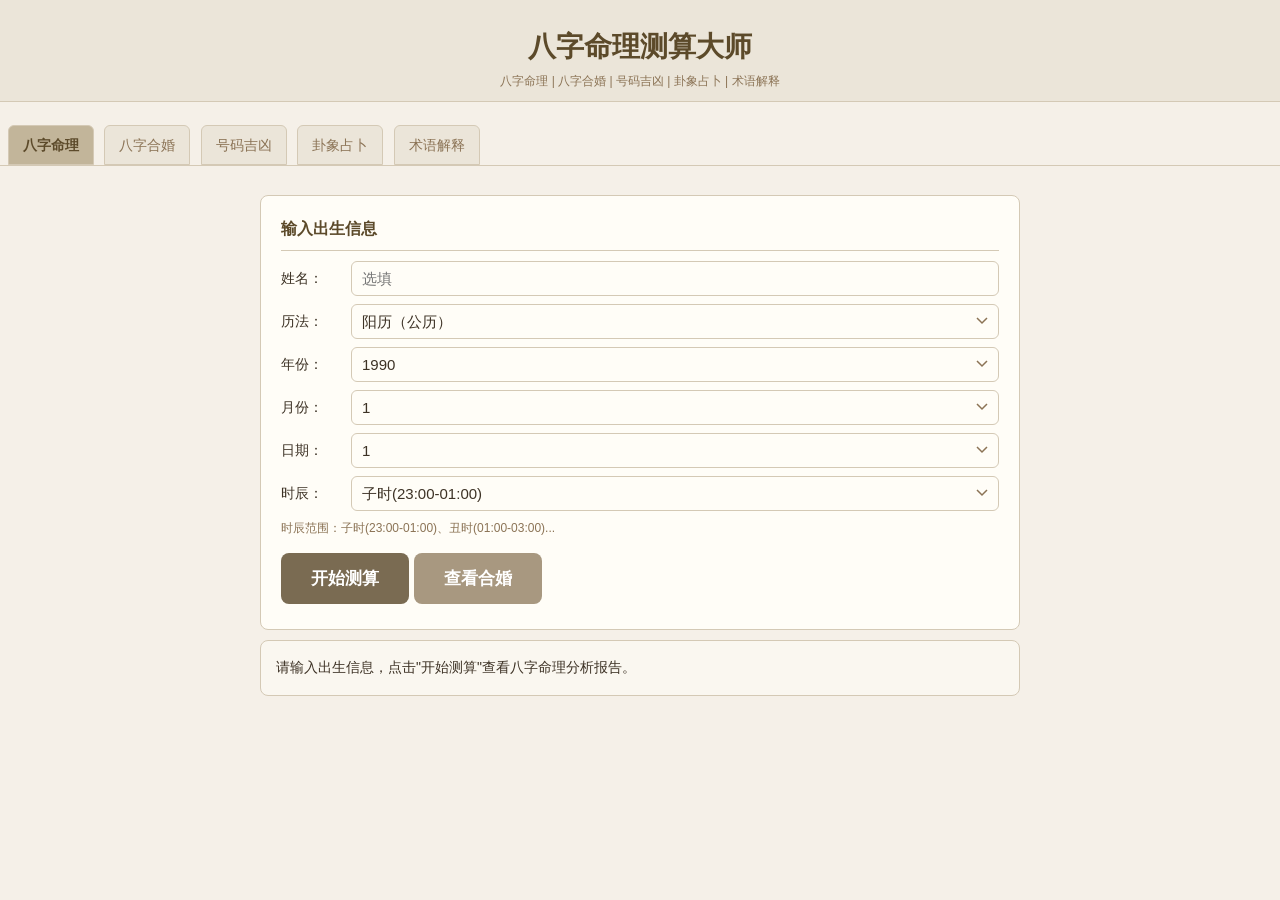
<file: fortune_master_web (8).html>
<!DOCTYPE html>
<html lang="zh-CN">
<head>
<meta charset="UTF-8">
<meta name="viewport" content="width=device-width,initial-scale=1.0,maximum-scale=1.0,user-scalable=no,viewport-fit=cover">
<title>八字命理测算大师</title>
<style>
:root{--bg:#f5f0e8;--bp:#fffdf7;--bi:#fffdf7;--ft:#5c4a2a;--fs:#8b7355;--fx:#3d3225;--bt:#7a6b52;--bh:#6b5c45;--ac:#2e7d5b;--bd:#d4c9b5;--tb:#ebe5d9;--ta:#c2b59a;--rb:#faf7f0}
*{margin:0;padding:0;box-sizing:border-box}
body{font-family:-apple-system,"Microsoft YaHei","PingFang SC",Arial,sans-serif;background:var(--bg);color:var(--fx);font-size:15px;line-height:1.6;-webkit-text-size-adjust:100%}
.hd{position:fixed;top:0;left:0;right:0;z-index:100;background:var(--tb);border-bottom:1px solid var(--bd);padding:10px 15px;text-align:center;padding-top:25px}
.hd h1{font-size:22px;color:var(--ft);font-weight:bold}.hd p{font-size:12px;color:var(--fs);margin-top:2px}
.tn{position:fixed;top:120px;left:0;right:0;z-index:99;background:var(--bg);border-bottom:1px solid var(--bd);overflow-x:auto;-webkit-overflow-scrolling:touch;white-space:nowrap;padding:0 5px;scrollbar-width:none}.tn::-webkit-scrollbar{display:none}
.tb{display:inline-block;padding:8px 14px;font-size:14px;color:var(--fs);background:var(--tb);border:1px solid var(--bd);border-radius:6px 6px 0 0;margin:5px 3px 0;cursor:pointer;-webkit-user-select:none;user-select:none;min-height:36px}.tb.on{background:var(--ta);color:var(--ft);font-weight:bold}
.ct{margin-top:180px;padding:10px 10px 30px;max-width:800px;margin-left:auto;margin-right:auto}
.tc{display:none}.tc.on{display:block}
.pn{background:var(--bp);border:1px solid var(--bd);border-radius:8px;padding:15px;margin-bottom:10px}
.pt{font-size:16px;font-weight:bold;color:var(--ft);margin-bottom:10px;padding-bottom:8px;border-bottom:1px solid var(--bd)}
.fr{display:flex;align-items:center;margin-bottom:8px;flex-wrap:wrap}
.fr label{min-width:70px;font-size:14px;color:var(--fx);flex-shrink:0}
.fr input,.fr select,.fr textarea{flex:1;min-width:100px;padding:8px 10px;font-size:15px;border:1px solid var(--bd);border-radius:6px;background:var(--bi);color:var(--fx);outline:none;-webkit-appearance:none;appearance:none}
.fr input:focus,.fr select:focus,.fr textarea:focus{border-color:var(--bt)}
.fr select{background-image:url("data:image/svg+xml,%3Csvg xmlns='http://www.w3.org/2000/svg' width='12' height='8'%3E%3Cpath d='M1 1l5 5 5-5' stroke='%238b7355' fill='none' stroke-width='1.5'/%3E%3C/svg%3E");background-repeat:no-repeat;background-position:right 10px center;padding-right:30px}
.fr textarea{min-height:80px;resize:vertical}
.fh{font-size:12px;color:var(--fs);margin-bottom:8px}
.btn{display:inline-block;padding:10px 24px;font-size:16px;font-weight:bold;color:#fff;background:var(--bt);border:none;border-radius:8px;cursor:pointer;min-height:44px;-webkit-user-select:none;user-select:none;margin:5px 5px 5px 0}.btn:active{background:var(--bh)}
.btn2{background:#a89880}.btn2:active{background:#9a8a72}
.btn3{background:#5a8a6b}.btn3:active{background:#4a7a5b}
.br{margin-top:10px}
.rb{background:var(--rb);border:1px solid var(--bd);border-radius:8px;padding:15px;margin-top:10px;white-space:pre-wrap;word-wrap:break-word;font-size:14px;line-height:1.7;max-height:600px;overflow-y:auto;-webkit-overflow-scrolling:touch}
.rg{display:flex;flex-wrap:wrap;gap:5px;margin:8px 0}
.rbtn{padding:6px 14px;font-size:14px;border:1px solid var(--bd);border-radius:6px;background:var(--bi);color:var(--fx);cursor:pointer;-webkit-user-select:none;user-select:none}.rbtn.on{background:var(--ta);border-color:var(--bt);font-weight:bold}
@media(min-width:768px){body{font-size:16px}.hd h1{font-size:28px}.ct{padding:15px 20px 40px}.pn{padding:20px}.btn{padding:12px 30px;font-size:17px}}
</style>
</head>
<body>
<div class="hd"><h1>八字命理测算大师</h1><p>八字命理 | 八字合婚 | 号码吉凶 | 卦象占卜 | 术语解释</p></div>
<div class="tn" id="TN">
<div class="tb on" data-t="bazi" onclick="sw('bazi')">八字命理</div>
<div class="tb" data-t="match" onclick="sw('match')">八字合婚</div>
<div class="tb" data-t="num" onclick="sw('num')">号码吉凶</div>
<div class="tb" data-t="gua" onclick="sw('gua')">卦象占卜</div>
<div class="tb" data-t="term" onclick="sw('term')">术语解释</div>
</div>
<div class="ct">
<!-- 八字命理 -->
<div class="tc on" id="t-bazi">
<div class="pn"><div class="pt">输入出生信息</div>
<div class="fr"><label>姓名：</label><input type="text" id="bN" placeholder="选填"></div>
<div class="fr"><label>历法：</label><select id="bLType" onchange="toggleCalendar('bazi')"><option value="solar">阳历（公历）</option><option value="lunar">阴历（农历）</option></select></div>
<div class="fr"><label>年份：</label><select id="bY"></select></div>
<div class="fr"><label>月份：</label><select id="bM"></select></div>
<div class="fr"><label>日期：</label><select id="bD"></select></div>
<div class="fr"><label>时辰：</label><select id="bH"></select></div>
<div class="fh" id="bTimeHint">时辰范围：子时(23:00-01:00)、丑时(01:00-03:00)...</div>
<div class="br"><div class="btn" onclick="doBazi()">开始测算</div><div class="btn btn2" onclick="goToMatch()">查看合婚</div></div></div>
<div class="rb" id="bR">请输入出生信息，点击"开始测算"查看八字命理分析报告。</div></div>
<!-- 八字合婚 -->
<div class="tc" id="t-match">
<div class="pn"><div class="pt">输入双方出生信息</div>
<div style="color:var(--ac);font-weight:bold;margin-bottom:8px">甲方（你）</div>
<div class="fr"><label>姓名：</label><input type="text" id="mAN" placeholder="选填"></div>
<div class="fr"><label>历法：</label><select id="mALType"><option value="solar">阳历</option><option value="lunar">阴历</option></select></div>
<div class="fr"><label>年：</label><select id="mAY"></select><label style="min-width:30px;text-align:center">月：</label><select id="mAM"></select><label style="min-width:30px;text-align:center">日：</label><select id="mAD"></select><label style="min-width:30px;text-align:center">时：</label><select id="mAH"></select></div>
<div style="color:#2c6e91;font-weight:bold;margin:10px 0 8px">乙方（对方）</div>
<div class="fr"><label>姓名：</label><input type="text" id="mBN" placeholder="选填"></div>
<div class="fr"><label>历法：</label><select id="mBLType"><option value="solar">阳历</option><option value="lunar">阴历</option></select></div>
<div class="fr"><label>年：</label><select id="mBY"></select><label style="min-width:30px;text-align:center">月：</label><select id="mBM"></select><label style="min-width:30px;text-align:center">日：</label><select id="mBD"></select><label style="min-width:30px;text-align:center">时：</label><select id="mBH"></select></div>
<div class="br"><div class="btn" onclick="doMatch()">开始合婚测算</div></div></div>
<div class="rb" id="mR">请输入双方出生信息，点击"开始合婚测算"。</div></div>
<!-- 号码吉凶 -->
<div class="tc" id="t-num">
<div class="pn"><div class="pt">号码吉凶分析</div>
<div class="fr"><label>号码：</label><input type="text" id="numI" placeholder="手机号/车牌号/其他号码"></div>
<div class="fh">输入手机号、车牌号或其他数字号码</div>
<div class="br"><div class="btn" onclick="doNum()">开始分析</div></div></div>
<div class="rb" id="numR">请输入号码，点击"开始分析"。</div></div>
<!-- 卦象占卜 -->
<div class="tc" id="t-gua">
<div class="pn"><div class="pt">周易卦象占卜</div>
<p style="margin-bottom:10px;color:var(--fs)">在心中默念你的问题，然后点击起卦</p>
<div class="br"><div class="btn" onclick="doGCoin()">简易起卦(三枚硬币法)</div><div class="btn btn2" onclick="doGRnd()">随机起卦</div><div class="btn btn2" onclick="doGAll()">查看六十四卦</div></div></div>
<div class="rb" id="gR">在心中默念你的问题，然后点击起卦按钮。</div></div>
<!-- 术语解释 -->
<div class="tc" id="t-term">
<div class="pn"><div class="pt">术语解释</div>
<p style="margin-bottom:8px;color:var(--fs)">粘贴或输入任何不懂的内容，程序将自动识别并解释其中的专业术语</p>
<div class="fr"><textarea id="tmI" placeholder="在此输入或粘贴包含术语的文本..."></textarea></div>
<div class="br"><div class="btn" onclick="doTerm()">开始解释</div><div class="btn btn2" onclick="doAllTerm()">常见术语速查</div></div></div>
<div class="rb" id="tmR">请输入需要解释的内容，点击"开始解释"。</div></div>
</div>
<script>
// ===== 数据常量 =====
var TG=['甲','乙','丙','丁','戊','己','庚','辛','壬','癸'],DZ=['子','丑','寅','卯','辰','巳','午','未','申','酉','戌','亥'];
var WXG=['木','木','火','火','土','土','金','金','水','水'],WXZ=['水','土','木','木','土','火','火','土','金','金','土','水'];
var SX=['鼠','牛','虎','兔','龙','蛇','马','羊','猴','鸡','狗','猪'],SE=['🐀','🐂','🐅','🐇','🐉','🐍','🐴','🐑','🐵','🐔','🐶','🐷'];
var GYY=['阳','阴','阳','阴','阳','阴','阳','阴','阳','阴'];
var NY=['海中金','炉中火','大林木','路旁土','剑锋金','山头火','涧下水','城头土','白蜡金','杨柳木','泉中水','屋上土','霹雳火','松柏木','长流水','砂中金','山下火','平地木','壁上土','金箔金','覆灯火','天河水','大驿土','钗钏金','桑柘木','大溪水','沙中土','天上火','石榴木','大海水'];
var SCN=["子时(23:00-01:00)","丑时(01:00-03:00)","寅时(03:00-05:00)","卯时(05:00-07:00)","辰时(07:00-09:00)","巳时(09:00-11:00)","午时(11:00-13:00)","未时(13:00-15:00)","申时(15:00-17:00)","酉时(17:00-19:00)","戌时(19:00-21:00)","亥时(21:00-23:00)"];
var SC_TIME=["23:00-01:00","01:00-03:00","03:00-05:00","05:00-07:00","07:00-09:00","09:00-11:00","11:00-13:00","13:00-15:00","15:00-17:00","17:00-19:00","19:00-21:00","21:00-23:00"];
var DWX={1:'水',2:'火',3:'木',4:'金',5:'土',6:'水',7:'火',8:'木',9:'金',0:'土'};
var DM={0:'圆满、无限',1:'独立、领导',2:'合作、平衡',3:'创造、活力',4:'稳定、基础',5:'自由、变化',6:'和谐、责任',7:'智慧、内省',8:'财富、成功',9:'完成、奉献'};

// 十神详细解释
var SS_DETAIL={
'比肩':{name:'比肩',meaning:'同我者（同五行同阴阳）',represent:'兄弟姐妹、朋友、同事、竞争、自我意识',character:'独立、自主、有主见、不服输、自尊心强',effect:'帮身有力，增强日主力量，但过多则争财夺利',advice:'善用竞争意识，但避免过于固执己见'},
'劫财':{name:'劫财',meaning:'同我者（同五行异阴阳）',represent:'争夺、冒险、社交、异性兄弟姐妹',character:'冲动、冒险、善于社交、花钱大手大脚',effect:'耗财但助人缘，增强行动力但易冲动',advice:'控制消费欲望，善用社交能力'},
'食神':{name:'食神',meaning:'我生者（同阴阳）',represent:'才华、享受、福气、口才、子女（女）',character:'温和、有才华、懂得享受、心地善良',effect:'泄秀生财，代表福气和才华的展现',advice:'发挥才华，享受生活，但避免过于安逸'},
'伤官':{name:'伤官',meaning:'我生者（异阴阳）',represent:'创意、叛逆、表现、技术、口才',character:'聪明、有创意、叛逆、表现欲强、不服管束',effect:'才华横溢但克正官，聪明反被聪明误',advice:'善用创意，但要学会尊重规则和权威'},
'偏财':{name:'偏财',meaning:'我克者（同阴阳）',represent:'横财、父亲、情人、意外之财、投机',character:'慷慨、人缘好、善于理财、重义轻财',effect:'代表流动财富和人际关系，来去较快',advice:'把握投资机会，但避免过度投机'},
'正财':{name:'正财',meaning:'我克者（异阴阳）',represent:'妻子（男）、稳定收入、工资、固定资产',character:'务实、节俭、勤劳、重视物质生活',effect:'代表稳定收入和正当财富，细水长流',advice:'稳扎稳打，积累财富，重视长期规划'},
'七杀':{name:'七杀',meaning:'克我者（同阴阳）',represent:'压力、权威、小人、魄力、挑战',character:'有魄力、敢冒险、威严、压力大',effect:'攻身无情，但制化得宜则成大器',advice:'化压力为动力，寻找贵人化解七杀'},
'正官':{name:'正官',meaning:'克我者（异阴阳）',represent:'丈夫（女）、地位、规矩、上司、名誉',character:'自律、守规矩、有责任感、重视名誉',effect:'约束日主，代表社会地位和名誉',advice:'遵守规则，获得社会认可，但避免过于拘谨'},
'偏印':{name:'偏印',meaning:'生我者（同阴阳）',represent:'学识、偏门、继母、孤独、直觉',character:'聪明、有偏才、孤独、敏感、多疑',effect:'生身有力但易孤独，代表特殊才能',advice:'发挥独特才能，但要学会与人合作'},
'正印':{name:'正印',meaning:'生我者（异阴阳）',represent:'母亲、贵人、学历、文书、保护',character:'仁慈、有学识、受保护、依赖性强',effect:'生身有情，代表贵人扶持和学识',advice:'珍惜贵人，努力学习，但避免过于依赖'}
};

// 五行性格分析
var WX_PERSONALITY={
'金':{strong:'刚毅果断、重义气、有决断力、讲原则',weak:'优柔寡断、缺乏主见、容易受人影响',missing:'缺乏决断力，建议多穿白色/金色，佩戴金属饰品'},
'木':{strong:'仁慈正直、有主见、积极向上、有爱心',weak:'缺乏主见、随波逐流、意志不坚定',missing:'缺乏上进心，建议多接触绿色植物，增加木质元素'},
'水':{strong:'聪明机智、善变通、适应力强、有谋略',weak:'缺乏定力、善变、容易情绪化',missing:'思维不够灵活，建议多饮水，佩戴蓝色饰品'},
'火':{strong:'热情开朗、有活力、有感染力、性急',weak:'缺乏热情、冷漠、行动力不足',missing:'缺乏热情活力，建议多晒太阳，穿暖色调衣物'},
'土':{strong:'稳重踏实、诚信可靠、有耐心、固执',weak:'缺乏稳定性、轻浮、不够踏实',missing:'缺乏稳定性，建议多接触大自然，穿黄色衣物'}
};

// 五行相生相克
var SK={'木':{生:'火',克:'土',被生:'水',被克:'金',同:'木'},'火':{生:'土',克:'金',被生:'木',被克:'水',同:'火'},'土':{生:'金',克:'水',被生:'火',被克:'木',同:'土'},'金':{生:'水',克:'木',被生:'土',被克:'火',同:'金'},'水':{生:'木',克:'火',被生:'金',被克:'土',同:'水'}};

// 十神简表（用于快速查询）
var SM={'比肩':'自我、独立、竞争','劫财':'争夺、冲动、社交','食神':'才华、享受、温和','伤官':'叛逆、创意、表现','偏财':'意外之财、人缘','正财':'稳定收入、务实','七杀':'魄力、压力、权威','正官':'自律、责任、地位','偏印':'直觉、孤独、偏才','正印':'学业、贵人、仁慈'};

// 六十甲子纳音
var JIAZI=[];
for(var i=0;i<60;i++){
JIAZI.push(TG[i%10]+DZ[i%12]);
}

// 农历数据（1900-2100）
var LUNAR_INFO=[
0x04bd8,0x04ae0,0x0a570,0x054d5,0x0d260,0x0d950,0x16554,0x056a0,0x09ad0,0x055d2,
0x04ae0,0x0a5b6,0x0a4d0,0x0d250,0x1d255,0x0b540,0x0d6a0,0x0ada2,0x095b0,0x14977,
0x04970,0x0a4b0,0x0b4b5,0x06a50,0x06d40,0x1ab54,0x02b60,0x09570,0x052f2,0x04970,
0x06566,0x0d4a0,0x0ea50,0x06e95,0x05ad0,0x02b60,0x186e3,0x092e0,0x1c8d7,0x0c950,
0x0d4a0,0x1d8a6,0x0b550,0x056a0,0x1a5b4,0x025d0,0x092d0,0x0d2b2,0x0a950,0x0b557,
0x06ca0,0x0b550,0x15355,0x04da0,0x0a5d0,0x14573,0x052d0,0x0a9a8,0x0e950,0x06aa0,
0x0aea6,0x0ab50,0x04b60,0x0aae4,0x0a570,0x05260,0x0f263,0x0d950,0x05b57,0x056a0,
0x096d0,0x04dd5,0x04ad0,0x0a4d0,0x0d4d4,0x0d250,0x0d558,0x0b540,0x0b5a0,0x195a6,
0x095b0,0x049b0,0x0a974,0x0a4b0,0x0b27a,0x06a50,0x06d40,0x0af46,0x0ab60,0x09570,
0x04af5,0x04970,0x064b0,0x074a3,0x0ea50,0x06b58,0x055c0,0x0ab60,0x096d5,0x092e0,
0x0c960,0x0d954,0x0d4a0,0x0da50,0x07552,0x056a0,0x0abb7,0x025d0,0x092d0,0x0cab5,
0x0a950,0x0b4a0,0x0baa4,0x0ad50,0x055d9,0x04ba0,0x0a5b0,0x15176,0x052b0,0x0a930,
0x07954,0x06aa0,0x0ad50,0x05b52,0x04b60,0x0a6e6,0x0a4e0,0x0d260,0x0ea65,0x0d530,
0x05aa0,0x076a3,0x096d0,0x04bd7,0x04ad0,0x0a4d0,0x1d0b6,0x0d250,0x0d520,0x0dd45,
0x0b5a0,0x056d0,0x055b2,0x049b0,0x0a577,0x0a4b0,0x0aa50,0x1b255,0x06d20,0x0ada0
];

// 卦象数据
var GUA=[
{n:'乾为天',u:'乾（天）',l:'乾（天）',j:'元亨利贞。天行健，君子以自强不息。',d:'乾卦象征天，刚健有力。适合积极行动、大展宏图。',a:'积极进取、勇往直前，但切忌亢龙有悔。',la:'大展宏图的好时机。',w:'心气不要太骄傲。'},
{n:'坤为地',u:'坤（地）',l:'坤（地）',j:'元亨，利牝马之贞。地势坤，君子以厚德载物。',d:'坤卦象征大地，柔顺包容。适合以柔克刚、顺势而为。',a:'保持谦逊和耐心，等待时机成熟。',la:'低调做事积累经验。',w:'不要过于退缩被动。'},
{n:'水雷屯',u:'坎（水）',l:'震（雷）',j:'元亨利贞，勿用有攸往，利建侯。',d:'屯卦象征事物萌芽，充满生机但也面临困难。',a:'万事开头难，耐心坚持。',la:'坚持就是胜利。',w:'不要急于求成。'},
{n:'山水蒙',u:'艮（山）',l:'坎（水）',j:'亨。匪我求童蒙，童蒙求我。',d:'蒙卦象征启蒙和教育，适合学习和求教。',a:'保持谦虚好学的心态。',la:'学习新技能的好时机。',w:'不要不懂装懂。'},
{n:'水天需',u:'坎（水）',l:'乾（天）',j:'有孚，光亨，贞吉，利涉大川。',d:'需卦象征等待，时机尚未成熟，不宜冒进。',a:'耐心等待时机，做好准备。',la:'等待机会，做好准备。',w:'等待不是懒惰。'},
{n:'地天泰',u:'坤（地）',l:'乾（天）',j:'小往大来，吉亨。',d:'泰卦是最吉利的卦之一，天地交合，万物通泰。',a:'大吉大利！积极进取，居安思危。',la:'万事亨通，最佳时机。',w:'居安思危。'},
{n:'天地否',u:'乾（天）',l:'坤（地）',j:'否之匪人，不利君子贞，大往小来。',d:'否卦天地不交，万物不通。象征闭塞、不顺。',a:'低调行事，等待否极泰来。',la:'保守现状等待转机。',w:'低谷期不要冲动。'},
{n:'地山谦',u:'坤（地）',l:'艮（山）',j:'亨，君子有终。',d:'谦卦是唯一六爻皆吉的卦，象征谦虚。',a:'保持谦虚低调，谦虚是美德。',la:'低调做事赢得支持。',w:'谦虚过头变自卑。'},
{n:'雷地复',u:'震（雷）',l:'坤（地）',j:'亨。出入无疾，朋来无咎。',d:'复卦象征否极泰来、重新开始。',a:'新的开始！抓住转机。',la:'新的开始，好运回归。',w:'不要重蹈覆辙。'},
{n:'坎为水',u:'坎（水）',l:'坎（水）',j:'有孚，维心亨，行有尚。',d:'坎卦象征险阻和困难，但也是锻炼意志力的机会。',a:'面对困难不退缩，坚持就是胜利。',la:'坚持就是胜利。',w:'用柔和力量克服困难。'},
{n:'离为火',u:'离（火）',l:'离（火）',j:'利贞，亨。畜牝牛，吉。',d:'离卦象征光明和美丽，充满希望。',a:'发挥光和热，保持积极乐观。',la:'展示才华，发光发热。',w:'火太盛会烧尽。'}
];

// 术语词典
var TD={
'八字':'八字，又称"四柱"或"生辰八字"，是中国传统命理学中最核心的概念。由出生时的年、月、日、时四个时间点组成，每个时间点用一个天干和一个地支表示，共八个字。',
'五行':'五行是中国古代哲学的核心概念，指金、木、水、火、土五种基本元素。五行之间存在相生（木生火、火生土、土生金、金生水、水生木）和相克（木克土、土克水、水克火、火克金、金克木）的关系。',
'天干':'天干是中国古代用来纪年的十个符号：甲、乙、丙、丁、戊、己、庚、辛、壬、癸。其中甲丙戊庚壬为阳，乙丁己辛癸为阴。',
'地支':'地支是中国古代用来纪月的十二个符号：子、丑、寅、卯、辰、巳、午、未、申、酉、戌、亥。与十二生肖一一对应。',
'十神':'十神是八字命理中描述日主与其他天干关系的术语体系，包括：比肩、劫财、食神、伤官、偏财、正财、七杀、正官、偏印、正印。',
'日主':'日主是八字中日柱的天干，代表命主本人。日主是八字分析的核心，其他七个字都是围绕日主来分析的。',
'年柱':'年柱代表祖辈、根基、童年运势、家族背景。年柱天干为祖上，地支为根基。',
'月柱':'月柱代表父母、青年运势、事业基础、月令旺衰。月柱地支称为"月令"，决定五行旺衰。',
'日柱':'日柱代表自己、配偶、中年运势。日柱天干称为"日主"，是八字分析的核心。',
'时柱':'时柱代表子女、晚年运势、下属、事业成果。时柱也代表命主的内心世界。',
'比肩':'比肩是十神之一，代表与日主同五行同阴阳的天干。象征兄弟姐妹、朋友、竞争、自我意识。',
'劫财':'劫财是十神之一，代表与日主同五行异阴阳的天干。象征争夺、冒险、社交、异性兄弟姐妹。',
'食神':'食神是十神之一，代表日主所生同阴阳的天干。象征才华、享受、福气、口才。',
'伤官':'伤官是十神之一，代表日主所生异阴阳的天干。象征创意、叛逆、表现、技术。',
'偏财':'偏财是十神之一，代表日主所克同阴阳的天干。象征横财、父亲、情人、意外之财。',
'正财':'正财是十神之一，代表日主所克异阴阳的天干。象征妻子（男）、稳定收入、工资。',
'七杀':'七杀是十神之一，代表克日主同阴阳的天干。象征压力、权威、小人、魄力。',
'正官':'正官是十神之一，代表克日主异阴阳的天干。象征丈夫（女）、地位、规矩、上司。',
'偏印':'偏印是十神之一，代表生日主同阴阳的天干。象征学识、偏门、继母、孤独。',
'正印':'正印是十神之一，代表生日主异阴阳的天干。象征母亲、贵人、学历、保护。',
'纳音':'纳音五行是六十甲子每一组干支对应的五行属性，如甲子乙丑为海中金。用于辅助分析命局。',
'三合':'三合是地支之间的和谐关系，三个地支组成一个合局。申子辰合水局、寅午戌合火局、巳酉丑合金局、亥卯未合木局。',
'六合':'六合是地支之间的亲密关系，共六对：子丑合、寅亥合、卯戌合、辰酉合、巳申合、午未合。',
'相冲':'相冲是地支之间的冲突关系，共六对：子午冲、丑未冲、寅申冲、卯酉冲、辰戌冲、巳亥冲。',
'相害':'相害是地支之间的暗中伤害关系：子未害、丑午害、寅巳害、卯辰害、申亥害、酉戌害。',
'相刑':'相刑是地支之间的刑罚关系，包括子卯刑、寅巳申三刑、丑戌未三刑等。',
'大运':'大运代表十年运势，每个人从出生起每十年进入一个大运，影响整体运势走向。',
'流年':'流年指每一年的运势，流年干支与命局的互动决定当年的吉凶。',
'命宫':'命宫代表一个人的本命所在，反映内在性格和命运基调。',
'喜用神':'喜用神是八字中对日主有利的五行元素。找出喜用神是八字分析的关键步骤。',
'忌神':'忌神是八字中对日主不利的五行元素，会加重八字中的不平衡。',
'得令':'得令指出生在对日主有利的月份，如木日主生于寅卯月。得令则日主旺。',
'失令':'失令指出生在对日主不利的月份，如木日主生于申酉月。失令则日主弱。',
'帮身':'帮身指增强日主力量的因素，如比肩、劫财、印星。',
'泄身':'泄身指消耗日主力量的因素，如食神、伤官。',
'克身':'克身指克制日主的力量，如正官、七杀。',
'耗身':'耗身指日主去克制的消耗，如正财、偏财。',
'身旺':'身旺指日主力量强，需要克泄耗来平衡。',
'身弱':'身弱指日主力量弱，需要生扶来帮助。',
'从格':'从格指日主极弱或极强，只能顺从命局气势的特殊格局。',
'化气':'化气指天干五合后化成的五行，如甲己合化土。'
};

// 术语变体
var TV={
'八字':['八字','生辰八字','四柱八字'],'五行':['五行','金木水火土'],'天干':['天干','十天干'],'地支':['地支','十二地支'],
'十神':['十神','比肩劫财','食伤','财官印'],'纳音':['纳音','纳音五行'],'三合':['三合','三合局'],'六合':['六合','地支六合'],
'相冲':['相冲','地支相冲','六冲'],'相害':['相害','地支相害','六害'],'相刑':['相刑','地支相刑'],
'大运':['大运','行运'],'流年':['流年','年运'],'命宫':['命宫','命盘'],'喜用神':['喜用神','喜用','用神'],
'忌神':['忌神'],'日主':['日主','日元','日干'],'比肩':['比肩'],'劫财':['劫财'],'食神':['食神'],'伤官':['伤官'],
'偏财':['偏财'],'正财':['正财'],'七杀':['七杀','偏官'],'正官':['正官'],'偏印':['偏印','枭神'],'正印':['正印'],
'年柱':['年柱'],'月柱':['月柱'],'日柱':['日柱'],'时柱':['时柱'],'得令':['得令'],'失令':['失令'],
'帮身':['帮身'],'泄身':['泄身'],'克身':['克身'],'耗身':['耗身'],'身旺':['身旺'],'身弱':['身弱'],
'从格':['从格'],'化气':['化气']
};

// 81数理
var SK_DATA={
1:['吉','万物开泰，最大吉数','为太极之数，万物开基。'],2:['凶','动摇不安，一荣一枯','混沌未定，为最大凶恶的数理。'],
3:['吉','如意吉祥，旭日东升','如日初升，蓬勃向上。'],4:['凶','万事休止，凶祸叠来','凶变劫难，万事休止。'],
5:['吉','福禄长寿，阴阳和合','福禄寿三数俱全。'],6:['吉','安稳余庆，吉人天相','天德地祥具备。'],
7:['吉','精力旺盛，刚毅果断','精力旺盛，头脑敏锐。'],8:['吉','坚刚志强，意志坚强','意志如铁石。'],
9:['凶','穷迫逆境，灾祸频来','穷迫逆境，灾祸频来。'],10:['凶','万事终局，零暗空虚','零暗万事尽头。'],
11:['吉','旱苗逢雨，枯木逢春','阴阳复新，万事顺利。'],12:['凶','薄弱无力，柔弱困难','意志脆弱，家属缘薄。'],
13:['吉','智能超群，博学多才','富于学艺才能。'],14:['凶','破兆浮沉，穷困逆境','浮沉不定，多破兆。'],
15:['吉','福寿圆满，富贵荣誉','福寿圆满，富贵荣誉。'],16:['吉','厚重载德，安富尊荣','贵人得助，天降好运。'],
17:['吉','突破万难，刚柔相济','权威刚强。'],18:['吉','有志竟成，内外有运','有志竟成，名利双收。'],
19:['凶','多难风云，病弱废疾','多忧思疑虑，病弱废疾。'],20:['凶','破灭衰亡，灾难叠来','非运空虚，浮沉不定。'],
21:['吉','明月中天，独立权威','首领之数，享天赋之幸福。'],22:['凶','秋草逢霜，困难疾弱','百事不如意数。'],
23:['吉','旭日东升，壮丽壮观','旭日东升之象。'],24:['吉','家门余庆，金钱丰盈','策马前行，仍可成功。'],
25:['吉','英俊刚毅，荣华清秀','资性英敏。'],26:['凶','变怪奇异，波澜起伏','英雄运格，波澜重叠。'],
27:['凶','足智多谋，自损自伤','刚柔相济，但自损自伤。'],28:['凶','阔水浮萍，豪杰气概','豪气生离，家属缘薄。'],
29:['吉','智谋优秀，财力归集','享天赋幸福之运。'],30:['凶','浮沉不定，吉凶参半','浮沉不定，成败不定。'],
31:['吉','春日花开，智勇得志','智仁勇俱备。'],32:['吉','宝马金鞍，侥幸多望','贵人得助，财帛如裕。'],
33:['吉','旭日升天，家门隆昌','名闻天下。'],34:['凶','破家之身，见识短小','见识短小，辛苦困难。'],
35:['吉','高楼望月，温和平静','保守平安，有艺术才华。'],36:['凶','波澜壮阔，风浪不息','义气助人。'],
37:['吉','猛虎出林，权威显达','享天赋幸福。'],38:['凶','磨铁成针，意志薄弱','难成大事。'],
39:['吉','富贵繁荣，开花结果','享天赋幸福。'],40:['凶','智谋胆力，投机冒险','浮沉不定之象。'],
41:['吉','纯阳独秀，德望高大','得上司提拔。'],42:['凶','寒蝉在柳，十艺九穷','十艺九穷。'],
43:['凶','散财破产，诸事不宜','诸事不宜。'],44:['凶','烦闷损寿，破灭之兆','家属缘薄。'],
45:['吉','顺风扬帆，新生泰和','但缺乏毅力。'],46:['凶','载宝沉舟，难以成功','难以成功。'],
47:['吉','点石成金，开花结果','万事如意。'],48:['吉','智谋兼备，德智荣昌','可成大业。'],
49:['凶','吉凶难分，转变运数','成败不定。'],50:['凶','小舟入海，吉凶参半','吉凶参半。']
};

// 汉字笔画（常用字）
var HK={'一':1,'丁':2,'七':2,'万':15,'三':3,'上':3,'下':3,'不':4,'世':5,'丘':5,'东':8,'严':20,'中':4,'丰':4,'丽':7,'乃':2,'乐':15,'乔':12,'乙':1,'九':2,'也':3,'习':11,'了':2,'二':2,'于':3,'云':4,'井':4,'亭':9,'亮':9,'人':2,'仁':4,'仇':4,'今':4,'介':4,'仙':5,'代':5,'令':5,'以':5,'仲':6,'任':6,'伊':6,'伍':6,'伟':11,'伯':7,'何':7,'佩':8,'佳':8,'依':8,'侯':9,'俊':9,'俞':9,'信':9,'倪':10,'傅':12,'储':18,'元':4,'充':6,'兆':6,'先':6,'光':6,'入':2,'全':6,'八':2,'公':4,'共':6,'关':19,'其':8,'养':15,'冀':16,'冉':5,'农':13,'冠':9,'冬':5,'冯':12,'冰':6,'冶':7,'冷':7,'凌':10,'凤':14,'出':5,'刀':2,'刁':2,'分':4,'刘':15,'判':7,'利':7,'别':7,'力':2,'功':5,'加':5,'劳':12,'勃':9,'勾':7,'包':5,'化':4,'匡':7,'十':2,'千':3,'半':5,'华':14,'卓':8,'单':12,'南':9,'博':12,'卢':16,'卫':15,'印':6,'友':4,'双':4,'反':4,'古':5,'可':5,'史':5,'右':5,'叶':15,'司':5,'合':6,'吉':6,'同':6,'名':6,'后':9,'向':6,'吕':6,'君':7,'吴':7,'周':8,'和':8,'哲':10,'唐':10,'善':12,'喻':12,'嘉':14,'国':11,'圣':13,'坚':11,'培':11,'基':11,'堂':11,'士':3,'壮':7,'夏':10,'多':6,'大':3,'天':4,'太':4,'夫':4,'奕':9,'女':3,'好':6,'姚':9,'姜':9,'姬':10,'威':9,'娟':10,'婉':11,'子':3,'孔':4,'孙':10,'孟':8,'季':8,'宁':5,'宇':6,'守':6,'安':6,'宋':7,'宏':7,'宗':8,'宫':10,'宰':10,'家':10,'容':10,'寇':11,'富':12,'寸':3,'寿':14,'封':9,'小':3,'少':4,'尚':8,'尤':4,'尹':4,'居':8,'屈':8,'展':10,'山':3,'岑':7,'峰':10,'峻':10,'崔':11,'川':3,'巢':11,'工':3,'左':5,'巧':5,'巨':5,'巩':15,'巫':7,'已':3,'巴':4,'帆':6,'师':10,'希':7,'席':10,'常':11,'干':3,'平':5,'年':6,'幸':8,'幼':5,'广':3,'庄':6,'庆':6,'应':7,'庞':8,'度':9,'康':11,'廉':13,'廖':14,'延':6,'建':8,'开':12,'弓':3,'引':4,'弘':5,'张':7,'强':12,'彦':9,'彩':11,'彭':12,'徐':10,'德':15,'心':4,'必':5,'志':7,'忠':8,'思':9,'恩':10,'悦':10,'惠':12,'意':13,'慎':14,'慕':15,'慧':15,'戈':4,'戚':11,'戴':17,'房':8,'手':4,'才':3,'扶':8,'敏':11,'敖':10,'敬':12,'文':4,'新':13,'方':4,'施':9,'日':4,'时':7,'旺':8,'昆':8,'昌':8,'明':8,'易':8,'星':9,'映':9,'春':9,'昭':9,'昱':9,'晨':11,'景':12,'晴':12,'晶':12,'智':12,'曲':6,'更':7,'曹':11,'曼':11,'曾':12,'月':4,'有':6,'木':4,'本':5,'朱':6,'权':6,'李':7,'杏':7,'杜':7,'束':7,'杨':7,'杭':8,'松':8,'林':8,'柏':9,'柔':9,'查':9,'柯':9,'柳':9,'根':10,'桂':10,'桐':10,'桑':10,'桓':10,'梁':11,'梅':11,'楚':13,'樊':15,'欣':8,'欧':8,'正':5,'步':7,'武':8,'殳':4,'段':9,'殷':10,'毕':6,'毛':4,'民':5,'水':4,'永':5,'求':7,'江':6,'池':6,'汪':7,'沈':7,'沙':7,'洪':9,'洲':9,'洋':9,'津':9,'洪':9,'海':10,'涂':10,'消':10,'涛':10,'涵':11,'深':11,'淳':11,'清':11,'渊':12,'港':12,'湖':12,'湘':12,'湛':12,'温':12,'游':12,'湯':12,'满':13,'源':13,'溪':14,'溢':13,'滨':13,'漂':14,'漆':14,'漫':14,'潇':14,'潘':15,'潮':15,'澄':15,'澎':15,'澳':15,'激':16,'火':4,'灯':6,'灰':6,'灵':7,'炎':8,'炉':8,'炜':8,'炫':9,'炳':9,'炼':9,'烁':9,'烈':10,'烘':10,'烛':10,'烟':10,'烨':10,'热':10,'焊':11,'焕':11,'煌':12,'煎':13,'煤':13,'照':13,'煜':13,'熙':14,'熊':14,'熟':15,'燕':16,'爆':19,'爪':4,'爬':8,'爱':10,'父':4,'爷':6,'爸':8,'爽':11,'片':4,'牙':4,'牛':4,'牝':6,'牡':7,'牢':7,'牧':8,'物':8,'牲':9,'牵':9,'特':10,'牺':10,'犬':4,'犯':5,'状':7,'犹':7,'狂':7,'狐':8,'狗':8,'狡':9,'独':9,'狮':9,'狰':9,'狱':9,'狼':10,'猛':11,'猜':11,'猪':11,'猫':11,'献':13,'猴':12,'玄':5,'率':11,'玉':5,'王':4,'玛':7,'玩':8,'玫':8,'环':8,'现':8,'玲':9,'玻':9,'珊':9,'珍':9,'珠':10,'班':10,'球':11,'理':11,'琉':11,'琅':11,'琴':12,'瑞':13,'瑜':13,'瑶':14,'璇':15,'瓜':5,'瓦':5,'瓶':10,'甘':5,'甚':9,'甜':11,'生':5,'用':5,'田':5,'由':5,'甲':5,'申':5,'电':5,'男':7,'甸':7,'画':8,'畅':8,'界':9,'畏':9,'留':10,'畜':10,'略':11,'番':12,'畴':12,'疆':19,'疏':12,'疑':14,'疗':7,'疫':9,'疮':9,'疯':9,'疲':10,'疼':10,'疾':10,'病':10,'痕':11,'痛':12,'登':12,'白':5,'百':6,'的':8,'皇':9,'皮':5,'盈':9,'益':10,'监':10,'盒':11,'盖':11,'盘':11,'盛':11,'盟':13,'目':5,'直':8,'相':9,'盼':9,'盾':9,'省':9,'眉':9,'看':9,'真':10,'眠':10,'眼':11,'着':11,'睛':13,'睡':13,'瞎':15,'瞧':17,'知':8,'短':12,'石':5,'矶':7,'码':8,'砂':9,'砌':9,'砍':9,'研':9,'砖':9,'破':10,'础':10,'硕':11,'确':12,'磁':14,'磨':16,'示':5,'礼':5,'社':7,'祀':7,'祖':9,'神':9,'祝':9,'票':11,'祭':11,'禁':13,'福':14,'离':10,'禾':5,'秀':7,'私':7,'秋':9,'种':9,'科':9,'秒':9,'秘':10,'租':10,'秤':10,'秦':10,'秧':10,'秩':10,'积':10,'称':10,'移':11,'稀':12,'程':12,'稍':12,'税':12,'稳':14,'稻':15,'稼':15,'稿':15,'穗':17,'穴':5,'究':7,'穷':7,'空':8,'穿':9,'突':9,'窃':9,'窗':12,'窝':12,'立':5,'站':10,'竟':11,'章':11,'童':12,'端':14,'竹':6,'竿':9,'笋':10,'笑':10,'笔':10,'笛':11,'符':11,'第':11,'笼':11,'等':12,'筋':12,'答':12,'策':12,'筛':12,'筒':12,'算':14,'管':14,'箭':15,'箱':15,'篇':15,'篮':16,'篱':16,'米':6,'类':9,'粉':10,'粒':11,'粗':11,'粘':11,'粟':12,'粤':12,'粥':12,'粮':13,'精':14,'糊':15,'糖':16,'糟':17,'系':7,'素':10,'索':10,'紧':10,'紫':12,'累':11,'繁':17,'纠':5,'红':6,'纤':6,'约':6,'级':6,'纪':6,'纯':7,'纲':7,'纳':7,'纵':7,'纷':7,'纸':7,'纹':7,'纺':7,'纽':7,'线':8,'练':8,'组':8,'细':8,'终':8,'绍':8,'经':8,'绑':9,'绒':9,'结':9,'绕':9,'绘':9,'给':9,'络':9,'绝':9,'统':9,'丝':5,'纠':5,'级':6,'纲':7,'纳':7,'纵':7,'纷':7,'纸':7,'纺':7,'纽':7,'线':8,'练':8,'组':8,'细':8,'绍':8,'经':8,'绑':9,'绒':9,'结':9,'绕':9,'绘':9,'给':9,'络':9,'绝':9,'统':9,'丝':5,'绿':11,'编':12,'缘':12,'缩':14,'网':6,'罗':8,'罚':9,'罪':13,'置':13,'羊':6,'美':9,'群':13,'羽':6,'翁':10,'翅':10,'翔':12,'翠':14,'翻':18,'翼':17,'老':6,'考':6,'者':8,'而':6,'耐':9,'耕':10,'耗':10,'耳':6,'耶':8,'耸':10,'职':11,'联':12,'聚':14,'肉':6,'肋':6,'肌':6,'肖':7,'肝':7,'肠':7,'股':8,'肢':8,'肥':8,'肩':8,'肯':8,'育':8,'肺':8,'胃':9,'胆':9,'背':9,'胖':9,'胜':9,'胞':9,'胡':9,'脉':9,'能':10,'脂':10,'胸':10,'脏':10,'脑':10,'脱':11,'脸':11,'腊':12,'腰':13,'腹':13,'腿':13,'膏':14,'膜':14,'膝':15,'膨':16,'臣':6,'自':6,'至':6,'舌':6,'舍':8,'舒':12,'舞':14,'舟':6,'航':10,'般':10,'舰':10,'船':11,'良':7,'色':6,'艺':4,'艾':5,'节':5,'芒':6,'芝':6,'芦':7,'芬':7,'花':7,'芳':7,'苍':7,'苏':7,'苗':8,'若':8,'苦':8,'英':8,'苹':8,'茂':8,'范':8,'茅':8,'茄':8,'茎':8,'茶':9,'草':9,'荐':9,'药':9,'荷':10,'获':10,'菜':11,'菩':11,'菊':11,'萍':11,'菠':11,'营':11,'萨':11,'落':12,'葡':12,'葱':12,'蒋':12,'蒂':12,'蒙':13,'蒸':13,'蓄':13,'蓝':13,'藏':17,'虎':8,'虑':10,'虫':6,'虹':9,'虽':9,'虾':9,'蚁':9,'蚂':9,'蚊':10,'蛋':11,'蛙':12,'蛛':12,'蜂':13,'蜓':12,'蜡':14,'蝴':15,'蝶':15,'融':16,'血':6,'行':6,'街':12,'衣':6,'补':7,'表':8,'袋':11,'袖':10,'被':10,'裁':12,'裂':12,'装':12,'裕':12,'裙':12,'裤':12,'西':6,'要':9,'覆':18,'见':4,'观':6,'规':8,'视':8,'览':9,'角':7,'解':13,'言':7,'证':7,'评':7,'识':7,'诉':7,'词':7,'译':7,'试':8,'诗':8,'诚':8,'话':8,'诞':8,'询':8,'该':8,'详':8,'语':9,'误':9,'说':9,'请':10,'读':10,'课':10,'谁':10,'调':10,'谈':10,'谋':11,'谎':11,'谐':11,'谓':11,'谜':11,'象':11,'豪':14,'貌':14,'贝':4,'负':6,'财':7,'责':8,'贤':8,'败':8,'货':8,'质':8,'贩':8,'贪':8,'购':8,'贯':8,'贱':9,'贴':9,'贵':9,'贷':9,'费':9,'贺':9,'贼':10,'贾':10,'资':10,'贼':10,'赖':13,'赛':14,'赞':16,'赢':17,'赵':9,'起':10,'趁':12,'超':12,'越':12,'趋':12,'足':7,'跃':11,'距':11,'跟':13,'路':13,'跳':13,'踏':15,'身':7,'躲':13,'车':4,'轨':6,'转':8,'轮':8,'软':8,'轰':8,'轻':9,'载':10,'较':10,'辅':11,'辆':11,'辉':12,'辈':12,'辉':12,'输':13,'辨':16,'辛':7,'辞':13,'辨':16,'辰':7,'边':5,'辽':5,'达':6,'迁':6,'过':6,'迈':6,'迎':7,'运':7,'近':7,'返':7,'还':7,'进':7,'远':7,'连':7,'迟':7,'述':8,'迪':8,'迫':8,'述':8,'迷':9,'迹':9,'追':9,'退':9,'送':9,'适':9,'逃':9,'逆':9,'选':9,'透':10,'途':10,'逐':10,'通':10,'造':10,'遇':12,'遍':12,'遗':12,'道':12,'遵':15,'避':16,'那':6,'邦':6,'邪':6,'邮':7,'邱':7,'邻':7,'郎':8,'郑':8,'部':10,'郭':10,'都':10,'鄂':11,'酉':7,'酒':10,'配':10,'酬':13,'醉':15,'采':8,'释':12,'里':7,'重':9,'野':11,'量':12,'金':8,'针':7,'钉':7,'钓':8,'钟':9,'钢':9,'钦':9,'钥':9,'钱':10,'钳':10,'钻':10,'铁':10,'铃':10,'铅':10,'银':11,'铺':12,'链':12,'销':12,'锁':12,'锅':12,'锈':12,'锋':12,'错':13,'锡':13,'锣':13,'锤':13,'锦':16,'键':13,'镇':15,'镜':16,'长':4,'门':3,'闪':5,'闭':6,'问':6,'闯':6,'闲':7,'间':7,'闷':7,'闸':8,'闹':8,'闻':9,'阁':9,'阅':10,'阔':12,'队':4,'防':6,'阳':6,'阴':6,'阵':6,'阶':6,'阻':7,'阿':7,'附':7,'际':7,'陆':7,'陈':7,'雨':8,'雪':11,'零':13,'雷':13,'雾':13,'需':14,'震':15,'露':21,'青':8,'静':14,'非':8,'靠':15,'面':9,'革':9,'音':9,'页':6,'顶':8,'项':9,'顺':9,'须':9,'顽':10,'顾':10,'顿':10,'颂':10,'预':10,'领':11,'颇':11,'颈':11,'频':13,'颗':14,'题':15,'颜':15,'额':15,'风':4,'飘':15,'飞':3,'食':9,'饭':7,'饮':7,'饰':8,'饱':8,'饲':8,'饶':9,'饺':9,'饼':9,'馆':11,'首':9,'香':9,'马':3,'驰':6,'驱':7,'驳':7,'驴':7,'驶':8,'驻':8,'驾':8,'验':10,'骑':11,'骗':12,'骨':9,'高':10,'鬼':9,'魔':20,'鱼':8,'鲜':14,'鸟':5,'鸡':7,'鸣':8,'鸦':9,'鸭':10,'鸿':11,'麦':7,'麻':11,'黄':11,'黑':12,'默':16,'齐':6,'齿':8,'龄':13,'龙':5,'龟':7};

// ===== 农历转换函数 =====
function lunarToSolar(lYear,lMonth,lDay,isLeap){
var baseDate=new Date(1900,0,31);
var offset=0;
for(var i=1900;i<lYear;i++){
offset+=lunarYearDays(i);
}
for(var i=1;i<lMonth;i++){
offset+=lunarMonthDays(lYear,i);
}
if(isLeap){
offset+=lunarMonthDays(lYear,lMonth);
}
offset+=lDay-1;
var solarDate=new Date(baseDate.getTime()+offset*86400000);
return{sYear:solarDate.getFullYear(),sMonth:solarDate.getMonth()+1,sDay:solarDate.getDate()};
}

function solarToLunar(sYear,sMonth,sDay){
var baseDate=new Date(1900,0,31);
var targetDate=new Date(sYear,sMonth-1,sDay);
var offset=Math.floor((targetDate-baseDate)/86400000);
var lYear=1900,lMonth=1,lDay=1,leap=false;
var temp=0;
for(var i=1900;i<2100&&offset>0;i++){
temp=lunarYearDays(i);
if(offset<temp){
lYear=i;
break;
}
offset-=temp;
}
var leapMonth=leapMonthOfYear(lYear);
for(var i=1;i<=12&&offset>0;i++){
var leapDays=0;
if(leapMonth>0&&i==leapMonth+1){
leapDays=leapDaysOfYear(lYear);
if(offset<leapDays){
lMonth=leapMonth;
lDay=offset+1;
leap=true;
return{lYear:lYear,lMonth:lMonth,lDay:lDay,isLeap:true};
}
offset-=leapDays;
}
var monthDays=lunarMonthDays(lYear,i);
if(offset<monthDays){
lMonth=i;
lDay=offset+1;
break;
}
offset-=monthDays;
}
return{lYear:lYear,lMonth:lMonth,lDay:lDay,isLeap:false};
}

function lunarYearDays(year){
var sum=348;
for(var i=0x8000;i>0x8;i>>=1){
sum+=(LUNAR_INFO[year-1900]&i)?1:0;
}
return sum+leapDaysOfYear(year);
}

function lunarMonthDays(year,month){
return(LUNAR_INFO[year-1900]&(0x10000>>month))?30:29;
}

function leapDaysOfYear(year){
if(leapMonthOfYear(year)){
return(LUNAR_INFO[year-1900]&0x10000)?30:29;
}
return 0;
}

function leapMonthOfYear(year){
return LUNAR_INFO[year-1900]&0xf;
}

// ===== 工具函数 =====
function S(n){var s='';for(var i=0;i<n;i++)s+='═';return s;}
function L(n){var s='';for(var i=0;i<n;i++)s+='─';return s;}
function stars(s){var r='';for(var i=0;i<Math.floor(s/10);i++)r+='★';for(var i=0;i<10-Math.floor(s/10);i++)r+='☆';return r;}
function bar(w,c){var r='';for(var i=0;i<c;i++)r+='█';for(var i=0;i<8-c;i++)r+='░';return r;}
function lvl(s){return s>=90?'极佳':s>=80?'良好':s>=70?'一般':'需努力';}
function cs(c){return HK[c]||((function(){var h=0;for(var i=0;i<c.length;i++)h+=c.charCodeAt(i);return(Math.abs(h)%24)+1})());}
function n2w(n){var r=n%10;if(r===1||r===2)return'木';if(r===3||r===4)return'火';if(r===5||r===6)return'土';if(r===7||r===8)return'金';return'水';}
function gm(n){if(n<1)n=1;if(n>81)n=((n-1)%81)+1;return SK_DATA[n]||['凶','运势平平','无特殊含义'];}
function gsx(y){return SX[(y-4)%12];}

// 计算八字
function gb(y,m,d,h){
var yg=(y-4)%10,yz=(y-4)%12;
var mzb=(m+1)%12,mgb=(yg%5)*2+Math.floor((mzb%12+12)/2),mg=mgb%10,mz=mzb;
var bd=new Date(1900,0,1),td=new Date(y,m-1,d),dt=Math.floor((td-bd)/86400000),dg=(dt+10)%10,dz=dt%12;
if(h<0)h=0;
var sc=Math.floor((h+1)/2);
if(sc>=12)sc=0;
var tg=((dg%5)*2+sc)%10,tz=sc;
return{y:{g:TG[yg],z:DZ[yz]},m:{g:TG[mg],z:DZ[mz]},d:{g:TG[dg],z:DZ[dz]},t:{g:TG[tg],z:DZ[tz]}};
}

// 计算五行
function wc(b){
var c={金:0,木:0,水:0,火:0,土:0};
var ks=['y','m','d','t'];
for(var i=0;i<4;i++){
var p=b[ks[i]];
c[WXG[TG.indexOf(p.g)]]++;
c[WXZ[DZ.indexOf(p.z)]]++;
}
return c;
}

// 计算纳音
function ny(b){
var r=[],ks=['y','m','d','t'];
for(var i=0;i<4;i++){
var p=b[ks[i]],gi=TG.indexOf(p.g),zi=DZ.indexOf(p.z),idx=0;
for(var j=0;j<60;j++){
if(j%10===gi&&j%12===zi){idx=j;break;}
}
r.push(NY[Math.floor(idx/2)]);
}
return r;
}

// 分析五行
function aw(w){
var t=0;
for(var x in w)t+=w[x];
if(t===0)return['五行平衡',[]];
var r=[];
for(var x in w){
var p=w[x]/t*100,l=p>=30?'旺':p>=20?'相':p>=10?'平':'弱';
r.push(x+'：'+l+' ('+w[x]+'个, '+Math.round(p)+'%)');
}
var ms=[],mx=0,mn=999;
for(var x in w){
if(w[x]===0)ms.push(x);
if(w[x]>mx)mx=w[x];
if(w[x]<mn)mn=w[x];
}
var dm='',ws=[];
for(var x in w){
if(w[x]===mx)dm=x;
if(w[x]===mn)ws.push(x);
}
var s='日主五行属'+dm+'，';
if(ms.length>0)s+='五行缺'+ms.join('、')+'，';
s+='喜用神建议补'+ws.join('、')+'。';
return[s,r];
}

// 计算十神
function ss(dg,og){
var di=TG.indexOf(dg),oi=TG.indexOf(og),df=(oi-di+10)%10,sy=di%2===oi%2;
var tb={0:['比肩','劫财'],1:['劫财','比肩'],2:['食神','伤官'],3:['伤官','食神'],4:['偏财','正财'],5:['正财','偏财'],6:['七杀','正官'],7:['正官','七杀'],8:['偏印','正印'],9:['正印','偏印']};
return tb[df][sy?0:1];
}

// 切换Tab
function sw(tn){
var cs=document.querySelectorAll('.tc');
for(var i=0;i<cs.length;i++)cs[i].classList.remove('on');
document.getElementById('t-'+tn).classList.add('on');
var bs=document.querySelectorAll('.tb');
for(var i=0;i<bs.length;i++)bs[i].classList.remove('on');
var ab=document.querySelector('[data-t="'+tn+'"]');
if(ab){
ab.classList.add('on');
ab.scrollIntoView({behavior:'smooth',block:'nearest',inline:'center'});
}
}

// 初始化下拉框
function initSel(){
var ids=[['bY',1900,2100],['bM',1,12],['bD',1,31],['bH',0,11],['mAY',1900,2100],['mAM',1,12],['mAD',1,31],['mAH',0,11],['mBY',1900,2100],['mBM',1,12],['mBD',1,31],['mBH',0,11]];
for(var i=0;i<ids.length;i++){
var el=document.getElementById(ids[i][0]);
if(!el)continue;
el.innerHTML='';
for(var v=ids[i][1];v<=ids[i][2];v++){
var o=document.createElement('option');
o.value=v;
if(ids[i][0].indexOf('H')>=0){
o.textContent=SCN[v];
}else{
o.textContent=v;
}
el.appendChild(o);
}
}
document.getElementById('bY').value='1990';
document.getElementById('mAY').value='1990';
document.getElementById('mBY').value='1992';
}

// 切换历法显示
function toggleCalendar(type){
var ltype=document.getElementById(type==='bazi'?'bLType':'mALType').value;
}

// 获取真实出生日期（处理农历）
function getRealBirthDate(year,month,day,hour,lunarType){
if(lunarType==='lunar'){
var solar=lunarToSolar(year,month,day,false);
return{sYear:solar.sYear,sMonth:solar.sMonth,sDay:solar.sDay,sHour:hour*2-1};
}
return{sYear:year,sMonth:month,sDay:day,sHour:hour*2-1};
}

// ===== 八字命理 =====
function doBazi(){
try{
var y=+document.getElementById('bY').value,m=+document.getElementById('bM').value,d=+document.getElementById('bD').value,h=+document.getElementById('bH').value;
var ltype=document.getElementById('bLType').value;
if(y<1900||y>2100||m<1||m>12||d<1||d>31||h<0||h>11){alert('请检查输入范围');return;}

// 农历转阳历
var realDate=getRealBirthDate(y,m,d,h,ltype);
var b=gb(realDate.sYear,realDate.sMonth,realDate.sDay,realDate.sHour);
var w=wc(b),na=ny(b),ar=aw(w),sm=ar[0],dt=ar[1],dm=b.d.g;
var sx=gsx(realDate.sYear),sci=h;

// 计算十神
var allGan=[b.y.g,b.m.g,b.d.g,b.t.g];
var allZhi=[b.y.z,b.m.z,b.d.z,b.t.z];
var ssList=[];
for(var i=0;i<allGan.length;i++){
if(allGan[i]!==dm){
ssList.push({position:['年干','月干','日干','时干'][i],gan:allGan[i],shen:ss(dm,allGan[i])});
}
}

// 五行分析
var wb='',wns=['金','木','水','火','土'];
for(var i=0;i<5;i++){
wb+='  '+wns[i]+' '+bar(wns[i],w[wns[i]])+' '+w[wns[i]]+'个\n';
}

// 判断五行旺衰
var maxWX='',minWX='',maxCount=0,minCount=999;
for(var x in w){
if(w[x]>maxCount){maxCount=w[x];maxWX=x;}
if(w[x]<minCount){minCount=w[x];minWX=x;}
}

var dw=WXG[TG.indexOf(dm)],dy=GYY[TG.indexOf(dm)];

// 四柱详细解释
var zhuExplain={
year:{name:'年柱',position:'年柱',gan:b.y.g,zhi:b.y.z,explain:'代表祖辈、根基、童年运势、家族背景。年柱天干为祖上，地支为根基，影响1-16岁运势。'},
month:{name:'月柱',position:'月柱',gan:b.m.g,zhi:b.m.z,explain:'代表父母、青年运势、事业基础、月令旺衰。月柱地支称为"月令"，决定五行旺衰，影响17-32岁运势。'},
day:{name:'日柱',position:'日柱',gan:b.d.g,zhi:b.d.z,explain:'代表自己、配偶、中年运势。日柱天干称为"日主"，是八字分析的核心，影响33-48岁运势。'},
time:{name:'时柱',position:'时柱',gan:b.t.g,zhi:b.t.z,explain:'代表子女、晚年运势、下属、事业成果。时柱也代表命主的内心世界，影响49岁以后运势。'}
};

// 日主性格
var dp={
'甲':'你像一棵参天大树，性格正直刚毅，有着强烈的正义感和上进心。为人仁慈，有领导才能。',
'乙':'你像一棵柔韧的藤蔓，性格温和灵活，善于适应各种环境。为人细腻，有艺术天赋。',
'丙':'你像太阳一样热情奔放，性格开朗大方，走到哪里都能带来温暖。为人热心，有感染力。',
'丁':'你像烛光一样温暖而内敛，性格细腻敏感，善于洞察人心。为人谨慎，有奉献精神。',
'戊':'你像大地一样厚重可靠，性格沉稳踏实，有着极强的包容力。为人诚信，值得信赖。',
'己':'你像花园里的泥土一样滋养万物，性格温和善良，乐于助人。为人细致，善于协调。',
'庚':'你像一把锋利的宝剑，性格刚毅果断，做事雷厉风行。为人正义，有决断力。',
'辛':'你像一颗精美的珠宝，性格精致优雅，追求完美。为人敏感，有品位。',
'壬':'你像大海一样广阔深邃，性格聪明智慧，有着极强的学习能力。为人灵活，善谋略。',
'癸':'你像雨露一样润物无声，性格温柔细腻，有着极强的直觉力。为人聪慧，善观察。'
};

// 五行缺失分析
var missingWX=[];
for(var x in w){if(w[x]===0)missingWX.push(x);}

// 事业分析
var careerAnalysis='';
if(dw==='木'){
careerAnalysis='适合从事教育、文化、出版、林业、环保等行业。事业发展宜稳扎稳打，长期积累。';
}else if(dw==='火'){
careerAnalysis='适合从事演艺、传媒、餐饮、能源、电子等行业。事业发展需要展现个人魅力，把握机遇。';
}else if(dw==='土'){
careerAnalysis='适合从事房地产、建筑、农业、金融、管理等行业。事业发展需要脚踏实地，稳步前进。';
}else if(dw==='金'){
careerAnalysis='适合从事金融、法律、机械、汽车、军警等行业。事业发展需要果断决策，把握时机。';
}else if(dw==='水'){
careerAnalysis='适合从事贸易、物流、旅游、咨询、IT等行业。事业发展需要灵活变通，顺应时势。';
}

// 感情分析
var loveAnalysis='';
var dayZhiWX=WXZ[DZ.indexOf(b.d.z)];
if(dayZhiWX==='金'){
loveAnalysis='配偶可能性格刚毅果断，重视原则。感情中需要互相尊重，避免过于强势。';
}else if(dayZhiWX==='木'){
loveAnalysis='配偶可能性格温和善良，有爱心。感情中需要互相扶持，共同成长。';
}else if(dayZhiWX==='水'){
loveAnalysis='配偶可能性格聪明灵活，善变。感情中需要多沟通，保持新鲜感。';
}else if(dayZhiWX==='火'){
loveAnalysis='配偶可能性格热情开朗，有活力。感情中需要互相包容，避免冲动。';
}else if(dayZhiWX==='土'){
loveAnalysis='配偶可能性格稳重踏实，可靠。感情中需要互相理解，保持稳定。';
}

// 财运分析
var wealthType=(ssList.some(function(s){return s.shen==='偏财';}))?'偏财运旺，适合投资理财、副业增收':'正财运稳，适合稳定工作、长期积累';
var wealthAdvice='';
if(maxWX==='金'){
wealthAdvice='财运较旺，适合金融投资，但要注意风险控制。';
}else if(maxWX==='水'){
wealthAdvice='财运流动，适合贸易流通，要注意资金周转。';
}else if(maxWX==='木'){
wealthAdvice='财运稳健增长，适合长期投资，避免急功近利。';
}else if(maxWX==='火'){
wealthAdvice='财运起伏较大，把握机遇时要冷静分析。';
}else if(maxWX==='土'){
wealthAdvice='财运扎实，适合稳健理财，积少成多。';
}

var ns=document.getElementById('bN').value.trim();
var calendarLabel=ltype==='lunar'?'农历':'阳历';

var t=S(50)+'\n  八字命理分析报告\n'+S(50)+'\n\n  基本信息\n  姓名：'+(ns||'未填写')+'\n  出生: '+calendarLabel+y+'年'+m+'月'+d+'日 '+SCN[sci]+'\n  阳历: '+realDate.sYear+'年'+realDate.sMonth+'月'+realDate.sDay+'日 '+SC_TIME[sci]+'\n  生肖: '+SE[(realDate.sYear-4)%12]+' '+sx+'\n\n'+L(50)+'\n  四柱八字详解\n';

// 四柱详细解析
for(var key in zhuExplain){
var z=zhuExplain[key];
t+='\n  【'+z.name+'】'+z.gan+z.zhi+'\n  '+z.explain+'\n';
}

t+='\n'+L(50)+'\n  日主分析\n  你的日主是：'+dm+'（'+dy+dw+'）\n  '+(dp[dm]||'')+'\n\n'+L(50)+'\n  纳音五行\n  年柱纳音：'+na[0]+' | 月柱纳音：'+na[1]+'\n  日柱纳音：'+na[2]+' | 时柱纳音：'+na[3]+'\n\n'+L(50)+'\n  五行分析\n'+wb+'\n  '+sm+'\n';

// 五行性格分析
t+='\n'+L(50)+'\n  五行性格分析\n  最旺五行【'+maxWX+'】：'+(WX_PERSONALITY[maxWX]?WX_PERSONALITY[maxWX].strong:'')+'\n';
if(missingWX.length>0){
t+='  五行缺失【'+missingWX.join('、')+'】：';
for(var i=0;i<missingWX.length;i++){
t+=(WX_PERSONALITY[missingWX[i]]?WX_PERSONALITY[missingWX[i]].missing:'')+'；';
}
t+='\n';
}

// 十神详细解析
t+='\n'+L(50)+'\n  十神关系详解（以日主"'+dm+'"为基准）\n';
for(var i=0;i<ssList.length;i++){
var s=ssList[i];
var detail=SS_DETAIL[s.shen];
t+='\n  【'+s.position+'】'+s.gan+' → '+s.shen+'\n  含义：'+detail.meaning+'\n  代表：'+detail.represent+'\n  性格：'+detail.character+'\n  作用：'+detail.effect+'\n  建议：'+detail.advice+'\n';
}

// 事业、感情、财运分析
t+='\n'+L(50)+'\n  事业分析\n  '+careerAnalysis+'\n\n'+L(50)+'\n  感情分析\n  '+loveAnalysis+'\n\n'+L(50)+'\n  财运分析\n  '+wealthType+'\n  '+wealthAdvice+'\n';

// 五行补救建议
if(missingWX.length>0){
t+='\n'+L(50)+'\n  五行补救建议\n';
var tips={'金':'多穿白色/金色衣物，佩戴金属饰品，从事金融相关行业','木':'多接触绿色植物，居住增加木质元素，从事教育文化行业','水':'多饮水，居住靠近水源，佩戴蓝色饰品，从事贸易物流行业','火':'多晒太阳，穿暖色调衣物，从事演艺传媒行业','土':'多接触大自然，穿黄色衣物，保持规律作息，从事房地产建筑行业'};
for(var i=0;i<missingWX.length;i++){
t+='  · '+missingWX[i]+'缺：'+tips[missingWX[i]]+'\n';
}
}

// 保存当前八字数据用于合婚
window.currentBazi={y:realDate.sYear,m:realDate.sMonth,d:realDate.sDay,h:realDate.sHour,name:ns||'我'};

document.getElementById('bR').textContent=t;
}catch(e){alert('请检查输入: '+e.message);}
}

// 跳转到合婚并带入当前八字
function goToMatch(){
if(!window.currentBazi){
alert('请先进行八字测算');
return;
}
var cb=window.currentBazi;
document.getElementById('mAY').value=cb.y;
document.getElementById('mAM').value=cb.m;
document.getElementById('mAD').value=cb.d;
document.getElementById('mAH').value=Math.floor((cb.h+1)/2);
document.getElementById('mALType').value='solar';
document.getElementById('mAN').value=cb.name;
sw('match');
}

// ===== 八字合婚 =====
function doMatch(){
try{
var ay=+document.getElementById('mAY').value,am=+document.getElementById('mAM').value,ad=+document.getElementById('mAD').value,ah=+document.getElementById('mAH').value;
var by=+document.getElementById('mBY').value,bm=+document.getElementById('mBM').value,bd=+document.getElementById('mBD').value,bh=+document.getElementById('mBH').value;
var altype=document.getElementById('mALType').value,bltype=document.getElementById('mBLType').value;

if(ay<1900||ay>2100||am<1||am>12||ad<1||ad>31||ah<0||ah>11||by<1900||by>2100||bm<1||bm>12||bd<1||bd>31||bh<0||bh>11){alert('请检查输入范围');return;}

// 农历转阳历
var realDateA=getRealBirthDate(ay,am,ad,ah,altype);
var realDateB=getRealBirthDate(by,bm,bd,bh,bltype);

var ba=gb(realDateA.sYear,realDateA.sMonth,realDateA.sDay,realDateA.sHour);
var bb=gb(realDateB.sYear,realDateB.sMonth,realDateB.sDay,realDateB.sHour);
var wa=wc(ba),wb=wc(bb);
var sa=gsx(realDateA.sYear),sb=gsx(realDateB.sYear);
var da=ba.d.g,db=bb.d.g;
var daw=WXG[TG.indexOf(da)],dbw=WXG[TG.indexOf(db)];

// 计算合婚评分
var ts=50;

// 生肖配对
var sia={'鼠':{bm:['龙','猴','牛'],am:['马','兔','羊']},'牛':{bm:['鼠','蛇','鸡'],am:['马','羊','狗']},'虎':{bm:['马','狗','猪'],am:['蛇','猴']},'兔':{bm:['羊','狗','猪'],am:['鼠','龙','鸡']},'龙':{bm:['鼠','猴','鸡'],am:['狗','兔','龙']},'蛇':{bm:['牛','鸡'],am:['虎','猪']},'马':{bm:['虎','羊','狗'],am:['鼠','牛','兔']},'羊':{bm:['兔','马','猪'],am:['牛','鼠','狗']},'猴':{bm:['鼠','龙','蛇'],am:['虎','猪']},'鸡':{bm:['牛','龙','蛇'],am:['兔','狗','鸡']},'狗':{bm:['虎','兔','马'],am:['龙','牛','羊']},'猪':{bm:['羊','兔','虎'],am:['蛇','猴','猪']}};
var sInfo=sia[sa]||{bm:[],am:[]};
var ssScore=0;
if(sInfo.bm.indexOf(sb)>=0)ssScore=20;
else if(sInfo.am.indexOf(sb)>=0)ssScore=-15;
else ssScore=5;
ts+=ssScore;

// 五行互补
var wxc=0,wns=['金','木','水','火','土'];
for(var i=0;i<5;i++){
var w=wns[i];
if(wa[w]===0&&wb[w]>0)wxc+=3;
else if(wa[w]>0&&wb[w]===0)wxc+=3;
if(wa[w]>0&&wb[w]>0)wxc+=1;
}
wxc=Math.min(15,wxc);
ts+=wxc;

// 日主关系
var ds=0;
if(SK[daw].生===dbw)ds=15;
else if(SK[daw].克===dbw)ds=-10;
else if(SK[dbw].生===daw)ds=10;
else if(SK[dbw].克===daw)ds=-5;
else if(daw===dbw)ds=8;
ts+=ds;

// 地支合冲
var zal=[ba.y.z,ba.m.z,ba.d.z,ba.t.z],zbl=[bb.y.z,bb.m.z,bb.d.z,bb.t.z];
var lh={'子丑':1,'丑子':1,'寅亥':1,'亥寅':1,'卯戌':1,'戌卯':1,'辰酉':1,'酉辰':1,'巳申':1,'申巳':1,'午未':1,'未午':1};
var xc={'子午':1,'丑未':1,'寅申':1,'卯酉':1,'辰戌':1,'巳亥':1};
var zs=0;
for(var i=0;i<4;i++){
for(var j=0;j<4;j++){
var k=zal[i]+zbl[j];
if(lh[k])zs+=3;
if(xc[k])zs-=3;
}
}
zs=Math.max(-10,Math.min(10,zs));
ts+=zs;

ts=Math.max(10,Math.min(100,ts));

var lv,ld;
if(ts>=90){lv='天作之合';ld='八字非常合拍，堪称天作之合！两人缘分深厚，性格互补，是极佳的婚配组合。';}
else if(ts>=80){lv='佳偶天成';ld='八字相当合拍，有良好感情基础。两人相处融洽，能够互相扶持。';}
else if(ts>=70){lv='良缘美眷';ld='八字比较合拍，有不错缘分。只要用心经营，感情会越来越好。';}
else if(ts>=60){lv='尚可相处';ld='八字一般合拍，需要磨合。双方需要多包容理解，共同成长。';}
else if(ts>=45){lv='需要磨合';ld='八字有些冲突，需要包容妥协。但只要真心相爱，可以克服一切困难。';}
else{lv='相克较多';ld='八字冲突较多，但真心可克服一切。需要更多耐心和智慧来经营感情。';}

var an=document.getElementById('mAN').value.trim(),bn=document.getElementById('mBN').value.trim();

// 五行对比
var wxCompare='';
for(var i=0;i<5;i++){
var w=wns[i];
wxCompare+='  '+w+'：甲方'+wa[w]+'个 '+bar(w,wa[w])+' | 乙方'+wb[w]+'个 '+bar(w,wb[w])+'\n';
}

// 日主关系说明
var dayRelation='';
if(SK[daw].生===dbw)dayRelation='甲方日主生乙方日主，甲方会主动付出，照顾乙方。';
else if(SK[daw].克===dbw)dayRelation='甲方日主克乙方日主，甲方在关系中较强势，需要多体谅乙方。';
else if(SK[dbw].生===daw)dayRelation='乙方日主生甲方日主，乙方会主动付出，照顾甲方。';
else if(SK[dbw].克===daw)dayRelation='乙方日主克甲方日主，乙方在关系中较强势，需要多体谅甲方。';
else if(daw===dbw)dayRelation='双方日主相同，性格相似，容易互相理解。';
else dayRelation='双方日主五行相克，需要互相包容理解。';

var t=S(50)+'\n  八字合婚测算报告\n'+S(50)+'\n\n  甲方'+(an?'：'+an:'')+' | 乙方'+(bn?'：'+bn:'')+'\n\n'+L(50)+'\n  双方八字对比\n\n  甲方八字：'+ba.y.g+ba.y.z+' '+ba.m.g+ba.m.z+' '+ba.d.g+ba.d.z+' '+ba.t.g+ba.t.z+'\n  乙方八字：'+bb.y.g+bb.y.z+' '+bb.m.g+bb.m.z+' '+bb.d.g+bb.d.z+' '+bb.t.g+bb.t.z+'\n\n  甲方日主：'+da+'（'+daw+'）| 乙方日主：'+db+'（'+dbw+'）\n\n'+L(50)+'\n  五行互补分析\n'+wxCompare+'\n'+L(50)+'\n  生肖配对\n  甲方生肖：'+sa+' | 乙方生肖：'+sb+'\n  配对评分：'+(ssScore>0?'大吉（+'+ssScore+'分）':ssScore<0?'相冲（'+ssScore+'分）':'一般（+'+ssScore+'分）')+'\n\n'+L(50)+'\n  日主关系\n  '+dayRelation+'\n\n'+L(50)+'\n  综合评分：'+ts+'分 — '+lv+'\n  '+ld+'\n\n  记住：八字合婚只是参考，真正的幸福靠双方用心经营！\n';

document.getElementById('mR').textContent=t;
}catch(e){alert('请检查输入: '+e.message);}
}

// ===== 号码吉凶 =====
function doNum(){
var ns=document.getElementById('numI').value.trim();
if(!ns){alert('请输入号码');return;}
var ds=[];
for(var i=0;i<ns.length;i++){
if(ns[i]>='0'&&ns[i]<='9')ds.push(+ns[i]);
}
if(!ds.length){alert('号码中未找到有效数字');return;}

var wc={金:0,木:0,水:0,火:0,土:0};
for(var i=0;i<ds.length;i++)wc[DWX[ds[i]]]++;

var dsum=0;
for(var i=0;i<ds.length;i++)dsum+=ds[i];
var nfm=((dsum-1)%81)+1,ni=gm(nfm);

var cb=0,cd=[],pb=0,pd=[];
for(var i=0;i<ds.length-2;i++){
if(ds[i]===ds[i+1]&&ds[i+1]===ds[i+2]){cb+=5;cd.push(ds[i]+'连号');}
if(ds[i]+1===ds[i+1]&&ds[i+1]+1===ds[i+2]){pb+=3;pd.push('顺子'+ds[i]+ds[i+1]+ds[i+2]);}
else if(ds[i]-1===ds[i+1]&&ds[i+1]-1===ds[i+2]){pb+=3;pd.push('倒顺'+ds[i]+ds[i+1]+ds[i+2]);}
}

var bs=50,wb=10-Math.max.apply(null,[wc.金,wc.木,wc.水,wc.火,wc.土])+Math.min.apply(null,[wc.金,wc.木,wc.水,wc.火,wc.土]),js=ni[0]==='吉'?20:5,ts=bs+wb+js+cb+pb;
ts=Math.max(0,Math.min(100,ts));

var lv,ld;
if(ts>=85){lv='大吉';ld='号码极佳，五行和谐，数理吉利！';}
else if(ts>=70){lv='吉';ld='号码较好，五行较为平衡。';}
else if(ts>=55){lv='中吉';ld='号码尚可，有一定优势。';}
else if(ts>=40){lv='平';ld='号码一般，建议综合考虑。';}
else{lv='凶';ld='号码不太理想，建议考虑更换。';}

var t=S(50)+'\n  号码吉凶分析报告\n'+S(50)+'\n\n  分析号码：'+ns+'\n  号码位数：'+ds.length+'位\n  数字之和：'+dsum+'\n\n'+L(50)+'\n  综合评分：'+ts+'分 — '+lv+'\n  '+ld+'\n\n'+L(50)+'\n  五行分析\n';
var wns=['金','木','水','火','土'];
for(var i=0;i<5;i++)t+='  '+wns[i]+' '+bar(wns[i],wc[wns[i]])+' '+wc[wns[i]]+'个\n';
t+='\n'+L(50)+'\n  数理吉凶：'+ni[0]+'（'+ni[1]+'）\n  解读：'+ni[2]+'\n';
if(cd.length>0)t+='\n  连号加分（+'+cb+'分）：'+cd.join('、');
if(pd.length>0)t+='\n  顺子加分（+'+pb+'分）：'+pd.join('、');
t+='\n\n'+L(50)+'\n  各数字含义\n';
for(var i=0;i<ns.length;i++){
if(ns[i]>='0'&&ns[i]<='9')t+='  '+ns[i]+'：'+DM[+ns[i]]+'（五行'+DWX[+ns[i]]+'）\n';
}
t+='\n'+L(50)+'\n  建议\n  号码分析仅供参考，好的心态和努力才是成功的关键。\n';
document.getElementById('numR').textContent=t;
}

// ===== 卦象占卜 =====
function doGCoin(){
var ld=[];
for(var i=0;i<6;i++){
var c=[Math.random()<.5?2:3,Math.random()<.5?2:3,Math.random()<.5?2:3],t=c[0]+c[1]+c[2];
if(t===6)ld.push({v:0,c:1});
else if(t===7)ld.push({v:1,c:0});
else if(t===8)ld.push({v:0,c:0});
else ld.push({v:1,c:1});
}
var lo=ld[0].v*4+ld[1].v*2+ld[2].v,up=ld[3].v*4+ld[4].v*2+ld[5].v,gi=up*8+lo;
showG(gi,ld);
}

function doGRnd(){
var gi=Math.floor(Math.random()*GUA.length),ld=[];
for(var i=0;i<6;i++)ld.push({v:(gi>>(5-i))&1,c:0});
showG(gi,ld);
}

function showG(gi,ld){
var gd=GUA[gi%GUA.length],ys=['━━━ ━━━','━━━   ━━━'],yn=['九','六'],pn=['初','二','三','四','五','上'],yt='';
for(var i=0;i<6;i++){
var cm=ld[i].c?' (变爻)':'';
yt+='  '+ys[ld[i].v]+'  '+pn[i]+yn[ld[i].v]+cm+'\n';
}
var bg=null,hc=false;
for(var i=0;i<6;i++){if(ld[i].c){hc=true;break;}}
if(hc){
var bl=[];
for(var i=0;i<6;i++)bl.push(ld[i].c?1-ld[i].v:ld[i].v);
var blo=bl[0]*4+bl[1]*2+bl[2],bup=bl[3]*4+bl[4]*2+bl[5],bi=bup*8+blo;
bg=GUA[bi%GUA.length];
}
var t=S(50)+'\n  卦象占卜结果\n'+S(50)+'\n\n  卦名：'+gd.n+'\n  上卦：'+gd.u+' | 下卦：'+gd.l+'\n  卦辞：'+gd.j+'\n\n'+L(50)+'\n  六爻详情\n'+yt+'\n'+L(50)+'\n  详细解读\n  '+gd.d+'\n\n  建议：'+gd.a+'\n  生活指引：'+(gd.la||'')+'\n  注意：'+(gd.w||'')+'\n';
if(bg){t+='\n'+L(50)+'\n  变卦：'+gd.n+' → '+bg.n+'\n  变卦解读：'+bg.j+'\n';}
t+='\n  占卜结果仅供参考，不要过度依赖。\n';
document.getElementById('gR').textContent=t;
}

function doGAll(){
var t=S(50)+'\n  六十四卦概览\n'+S(50)+'\n\n  八卦基础：\n  乾（天）— 刚健、父亲、西北\n  坤（地）— 柔顺、母亲、西南\n  震（雷）— 动、长男、东方\n  巽（风）— 入、长女、东南\n  坎（水）— 险、中男、北方\n  离（火）— 丽、中女、南方\n  艮（山）— 止、少男、东北\n  兑（泽）— 悦、少女、西方\n\n  占卜时心要诚，问题要明确，不要反复占卜。\n  卦象是参考，不是命运的判决。\n';
document.getElementById('gR').textContent=t;
}

// ===== 术语解释 =====
function doTerm(){
var txt=document.getElementById('tmI').value.trim();
if(!txt){alert('请输入需要解释的内容');return;}

// 整句解释
var sentenceExplain='';
if(txt.indexOf('日主')>=0||txt.indexOf('八字')>=0||txt.indexOf('五行')>=0){
sentenceExplain=generateSentenceExplain(txt);
}

// 检测术语
var found=[],detected={};
for(var term in TV){
var vs=TV[term];
for(var i=0;i<vs.length;i++){
if(txt.indexOf(vs[i])>=0){detected[term]=1;break;}
}
}
var terms=[];
for(var term in detected)terms.push(term);
terms.sort();
for(var i=0;i<terms.length;i++){
if(TD[terms[i]])found.push([terms[i],TD[terms[i]]]);
}

var t;
if(found.length===0){
t=S(50)+'\n  术语解释结果\n'+S(50)+'\n\n  未在输入内容中检测到已知术语。\n\n  提示：\n  · 请确保术语写法正确（如"八字"而非"8字"）\n  · 可以尝试输入单个术语，如"五行"、"天干"等\n  · 点击"常见术语速查"查看所有可解释的术语列表\n';
}else{
t=S(50)+'\n  术语详细解释（共找到'+found.length+'个术语）\n'+S(50);
if(sentenceExplain){
t+='\n\n【整句解释】\n'+sentenceExplain+'\n';
}
t+='\n【关键词解释】\n';
for(var i=0;i<found.length;i++){
t+='\n• '+found[i][0]+'：'+found[i][1]+'\n';
}
}
document.getElementById('tmR').textContent=t;
}

// 生成整句解释
function generateSentenceExplain(txt){
var explain='';
// 简单规则匹配示例
if(txt.indexOf('日主为甲')>=0&&txt.indexOf('寅月')>=0){
explain='你的命格核心（日主）是甲木，出生在寅月（农历正月），这个月份对木属性有利，所以你的木气很旺。';
}else if(txt.indexOf('得令')>=0){
explain='你的八字出生在对日主有利的月份，日主得到月令的生助，整体命局较强。';
}else if(txt.indexOf('比肩帮身')>=0){
explain='你的命局中有与日主同五行的天干（比肩）帮助你，增强了日主的力量。';
}else{
explain='这段话描述的是八字命理中的专业分析。简单来说，就是通过出生时间推算出的命格特征和运势走向。建议查看下方的关键词解释，了解其中各个术语的具体含义。';
}
return explain;
}

function doAllTerm(){
var terms=[];
for(var t in TD)terms.push(t);
terms.sort();
var t=S(50)+'\n  常见术语速查（共'+terms.length+'个术语）\n'+S(50)+'\n\n';
for(var i=0;i<terms.length;i++)t+='  '+terms[i]+'\n';
t+='\n'+L(50)+'\n  共'+terms.length+'个术语可解释。\n  在上方输入框中输入包含这些术语的文本，点击"开始解释"即可查看详细说明。\n';
document.getElementById('tmR').textContent=t;
}

// ===== 初始化 =====
initSel();
</script>
</body>
</html>
</file>
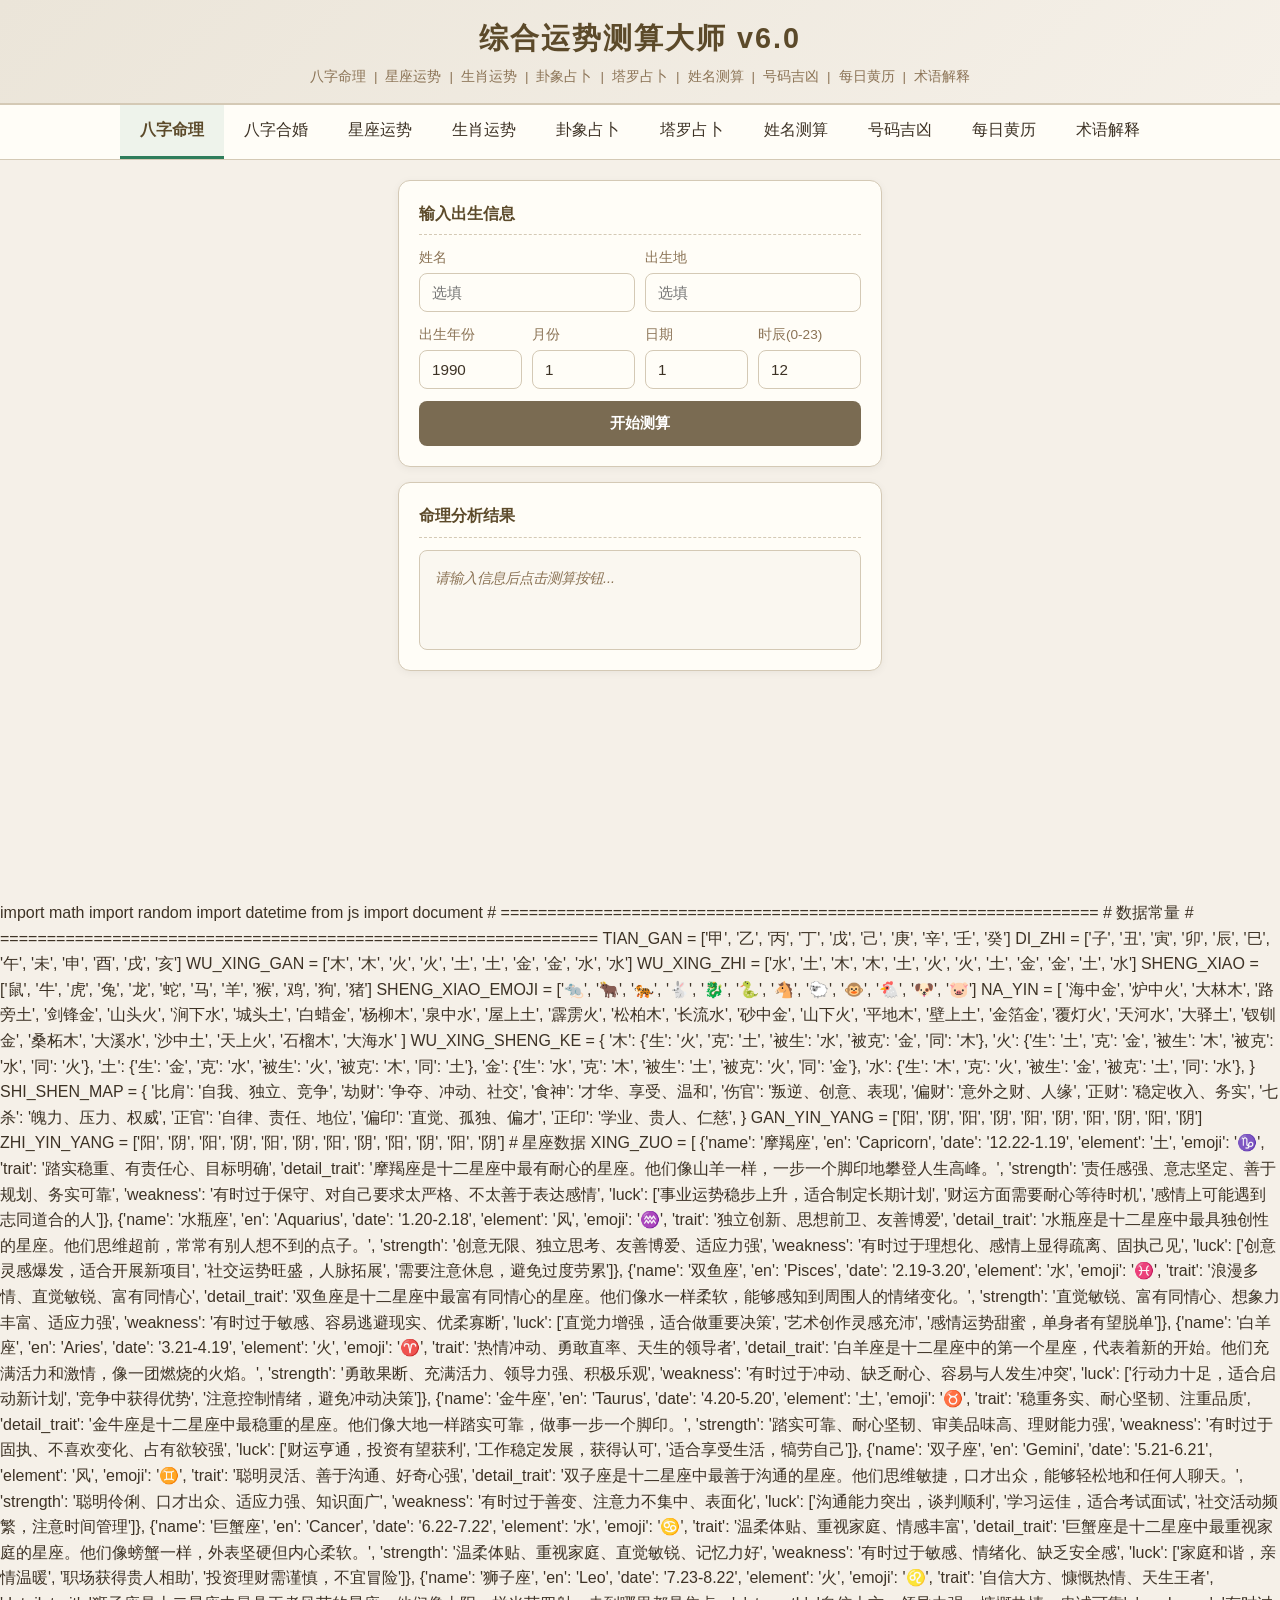
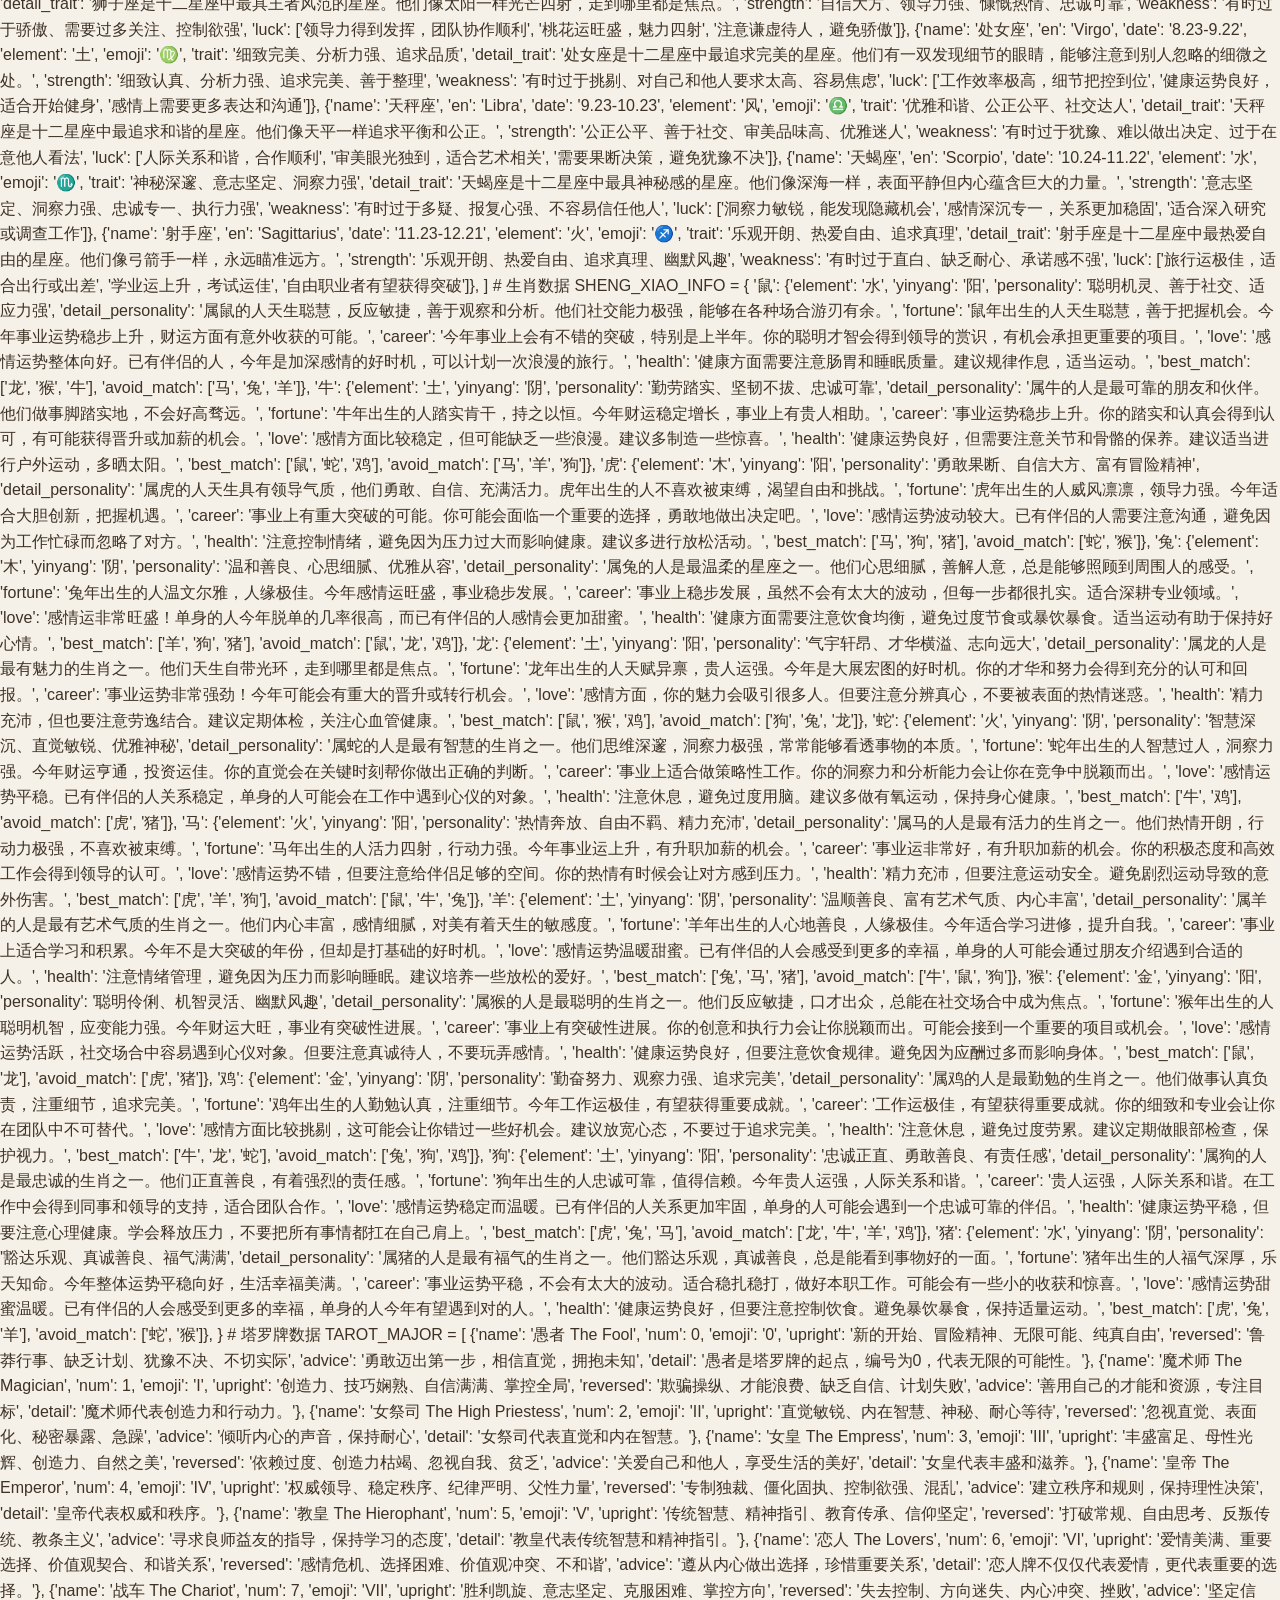
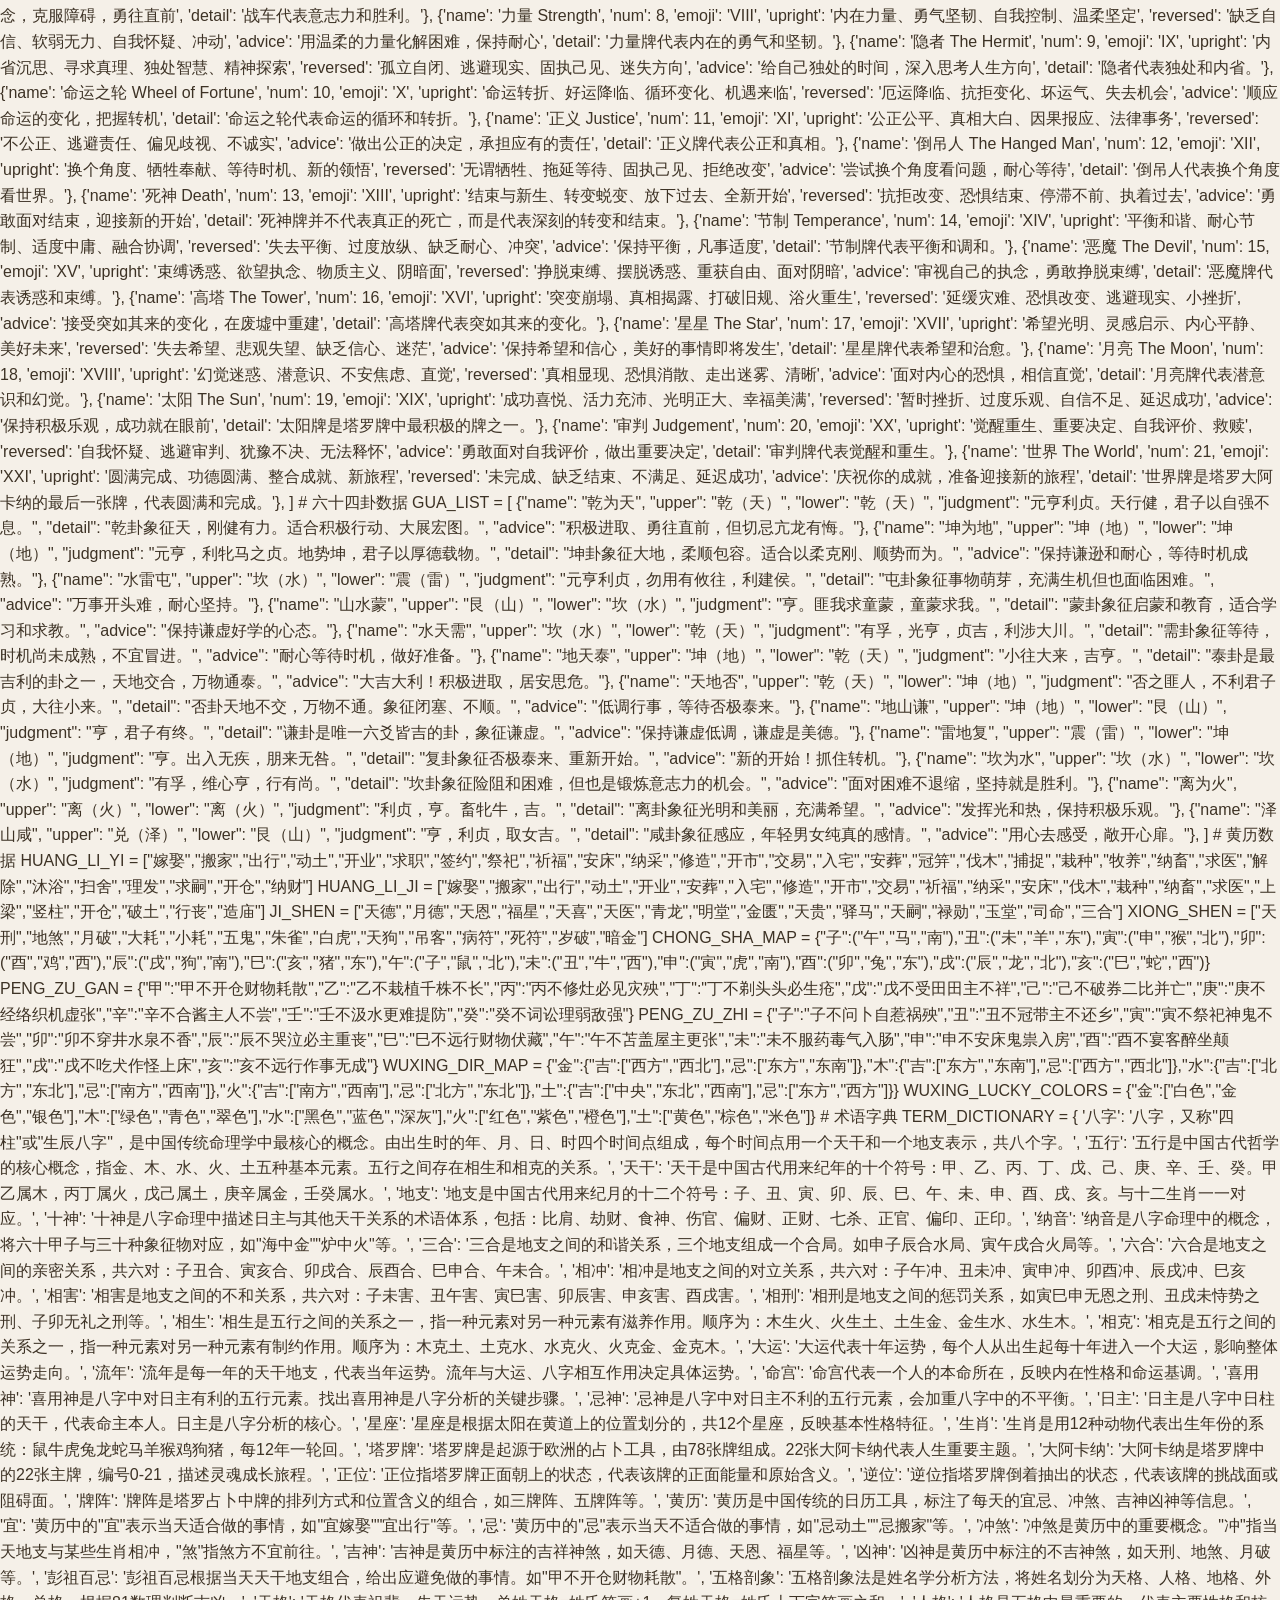
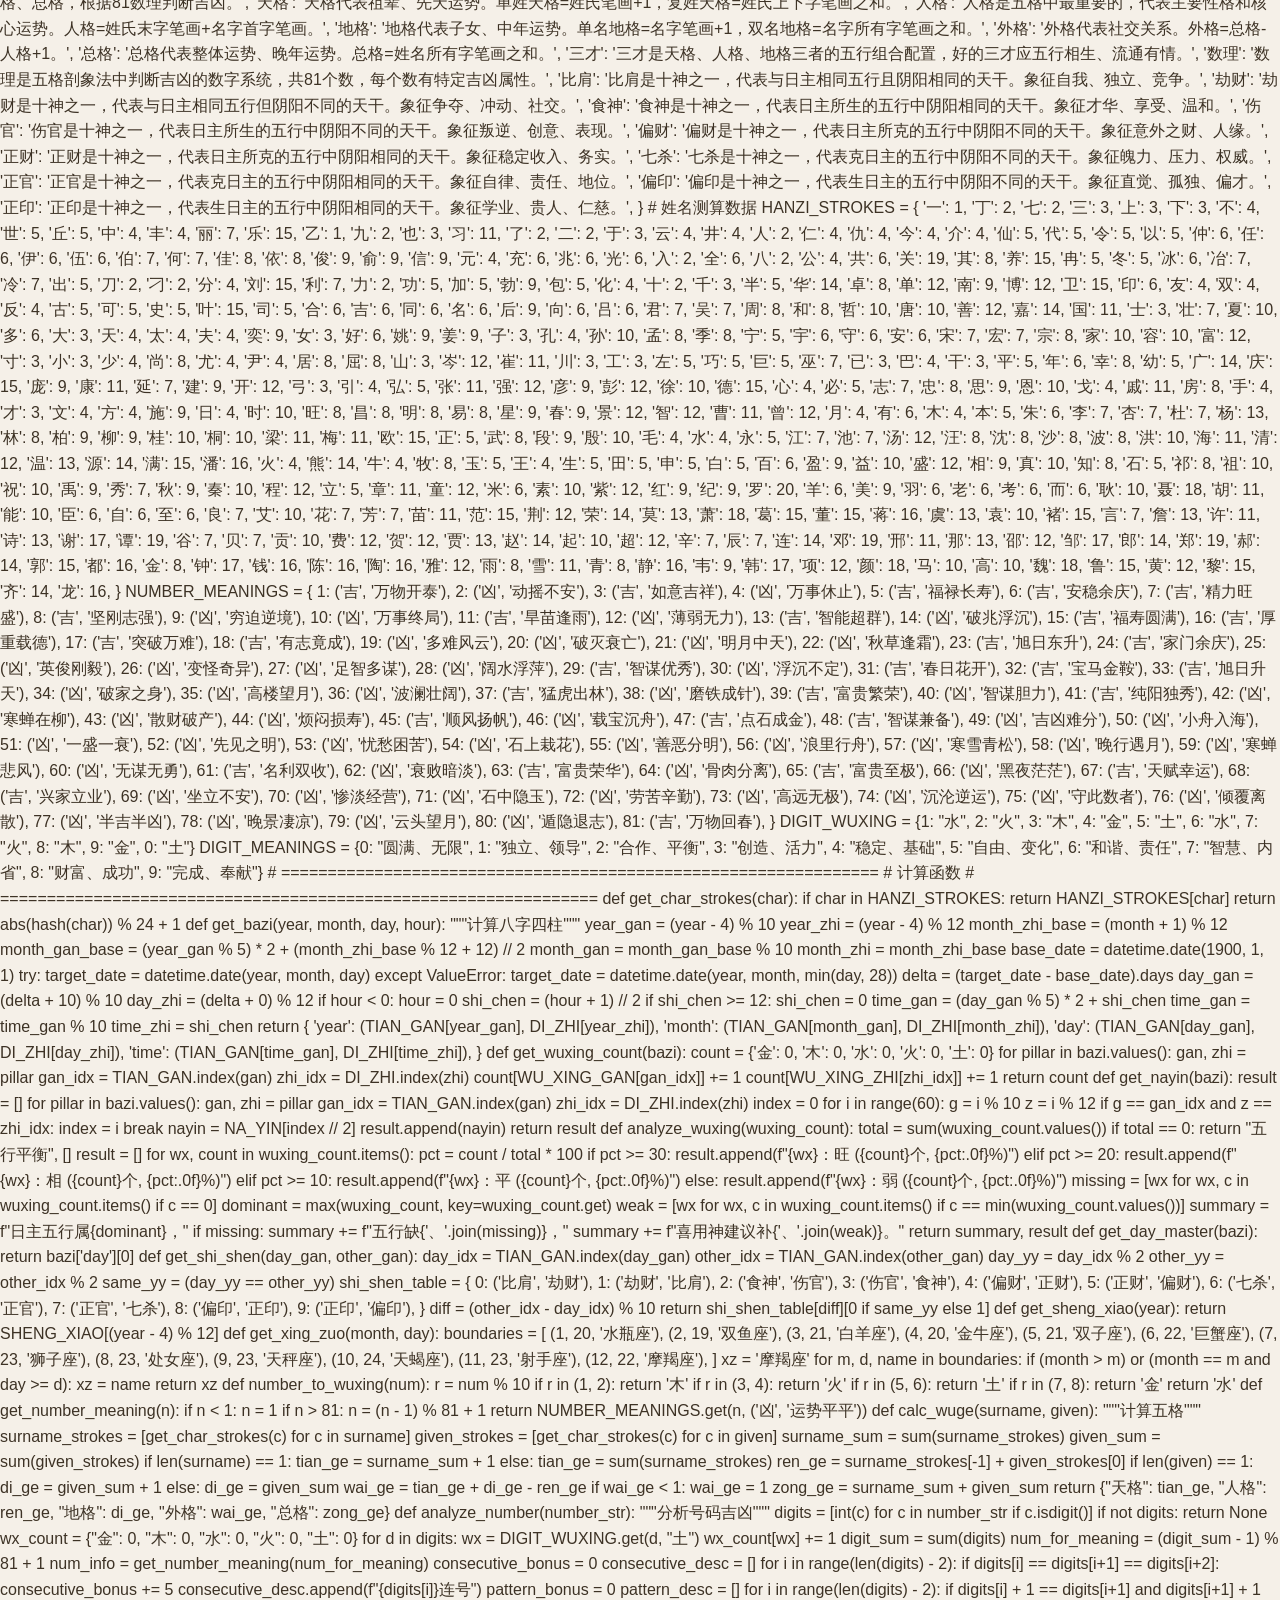
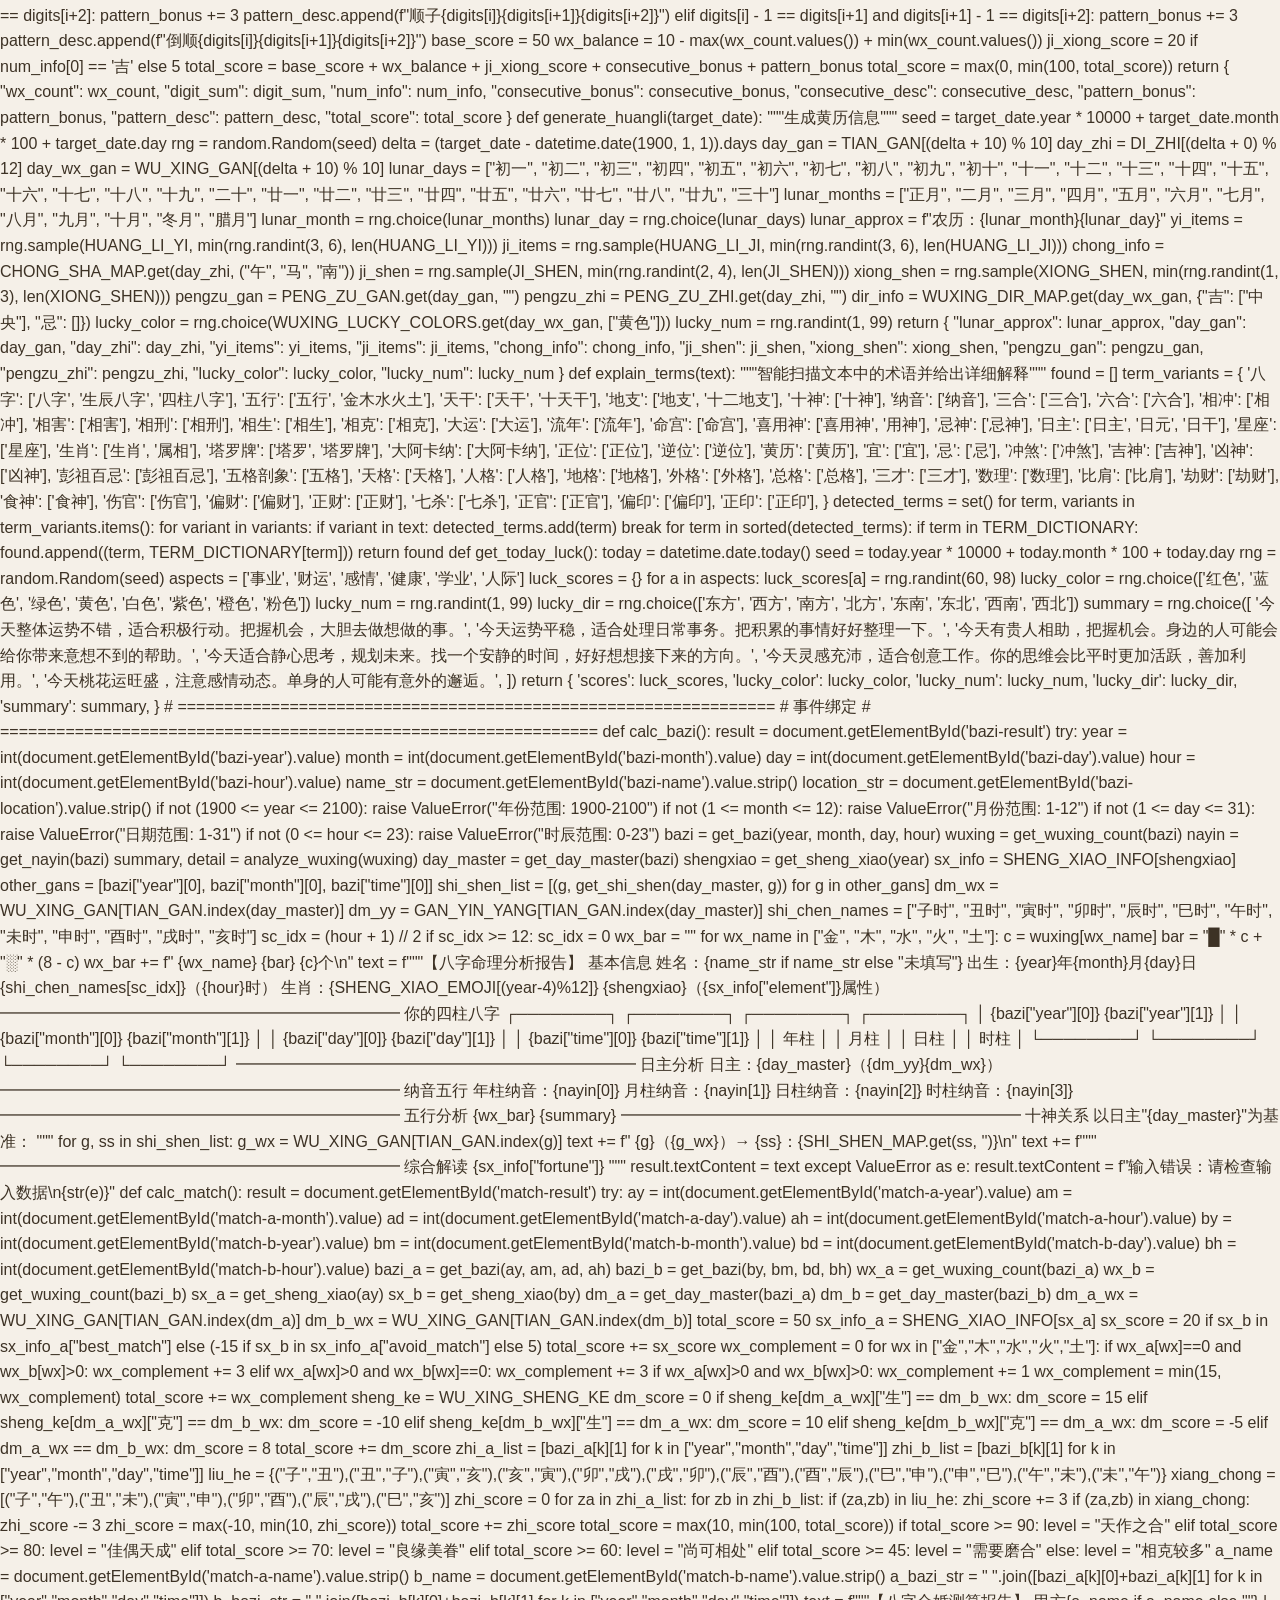
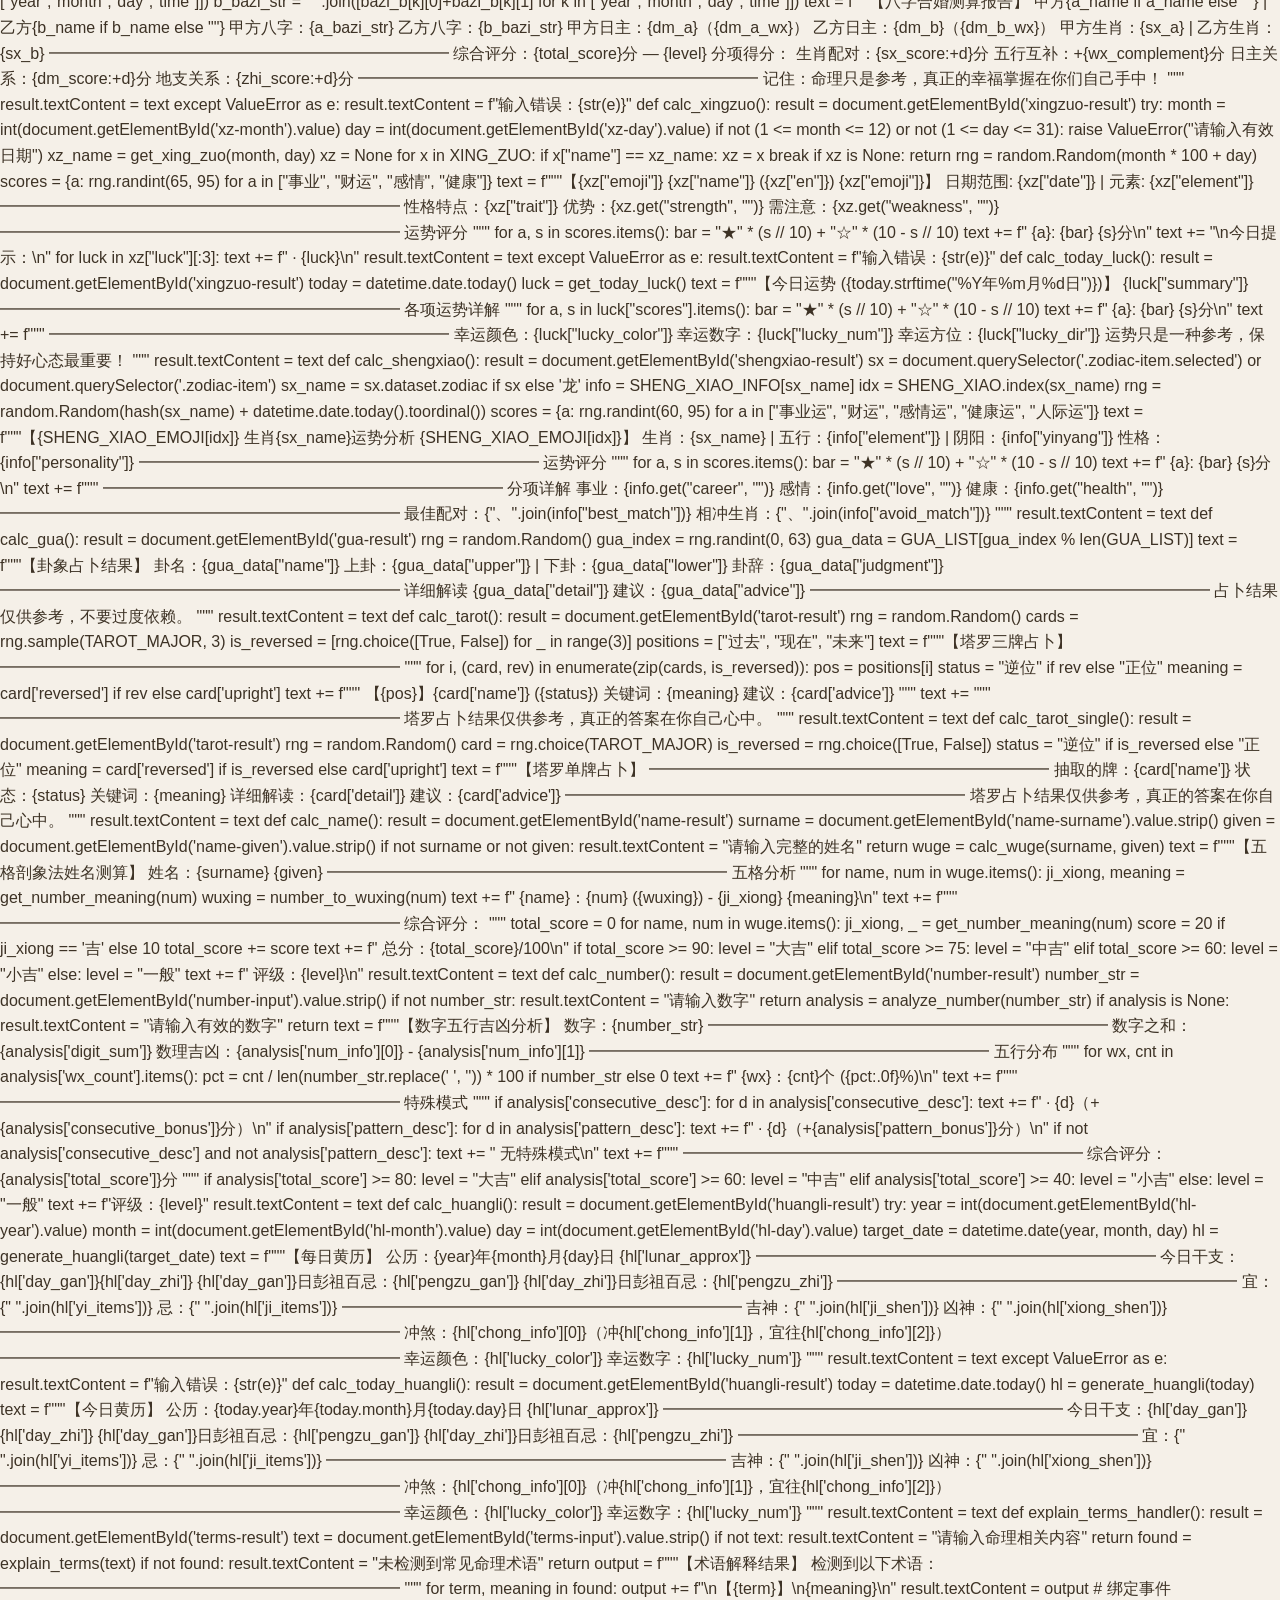
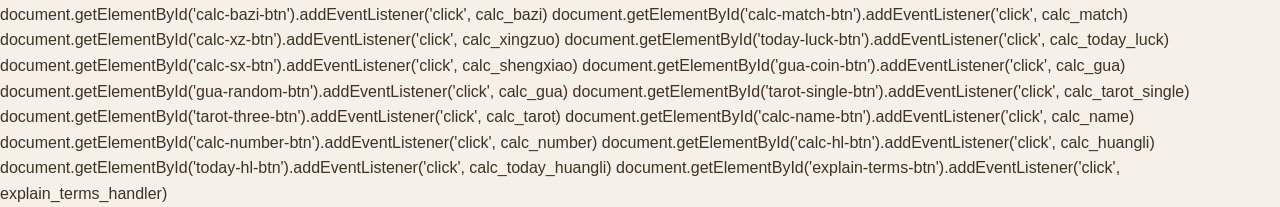
<file: fortune_master_web.html>
<!DOCTYPE html>
<html lang="zh-CN">
<head>
    <meta charset="UTF-8">
    <meta name="viewport" content="width=device-width, initial-scale=1.0, maximum-scale=1.0, user-scalable=no">
    <title>综合运势测算大师 v6.0</title>
    <!-- PyScript -->
    <link rel="stylesheet" href="https://pyscript.net/releases/2024.1.1/core.css">
    <script type="module" src="https://pyscript.net/releases/2024.1.1/core.js"></script>
    <style>
        :root {
            --bg-main: #f5f0e8;
            --bg-panel: #fffdf7;
            --bg-input: #fffdf7;
            --bg-result: #faf7f0;
            --fg-title: #5c4a2a;
            --fg-subtitle: #8b7355;
            --fg-text: #3d3225;
            --fg-hint: #8b7355;
            --fg-accent: #2e7d5b;
            --btn-primary: #7a6b52;
            --btn-primary-hover: #6b5c45;
            --btn-secondary: #a89880;
            --btn-secondary-hover: #9a8a72;
            --tab-bg: #d4c9b5;
            --tab-selected: #c2b59a;
            --border-color: #d4c9b5;
        }
        
        * {
            box-sizing: border-box;
            margin: 0;
            padding: 0;
        }
        
        body {
            font-family: 'PingFang SC', 'Microsoft YaHei', 'Helvetica Neue', sans-serif;
            background: var(--bg-main);
            color: var(--fg-text);
            min-height: 100vh;
            line-height: 1.6;
        }
        
        #app {
            max-width: 100%;
            min-height: 100vh;
            display: flex;
            flex-direction: column;
        }
        
        header {
            background: linear-gradient(135deg, #ebe5d9 0%, #f5f0e8 100%);
            padding: 15px 10px;
            text-align: center;
            border-bottom: 2px solid var(--border-color);
            position: sticky;
            top: 0;
            z-index: 100;
        }
        
        header h1 {
            font-size: 1.5rem;
            color: var(--fg-title);
            margin-bottom: 5px;
            letter-spacing: 2px;
        }
        
        header .subtitle {
            font-size: 0.75rem;
            color: var(--fg-subtitle);
            display: flex;
            flex-wrap: wrap;
            justify-content: center;
            gap: 8px;
        }
        
        header .subtitle span {
            white-space: nowrap;
        }
        
        .tabs {
            display: flex;
            overflow-x: auto;
            background: var(--bg-panel);
            border-bottom: 1px solid var(--border-color);
            scrollbar-width: none;
            -ms-overflow-style: none;
            position: sticky;
            top: 80px;
            z-index: 99;
        }
        
        .tabs::-webkit-scrollbar {
            display: none;
        }
        
        .tab-btn {
            flex: 0 0 auto;
            padding: 12px 10px;
            border: none;
            background: transparent;
            color: var(--fg-text);
            font-size: 0.85rem;
            cursor: pointer;
            white-space: nowrap;
            transition: all 0.3s;
            border-bottom: 3px solid transparent;
            font-family: inherit;
        }
        
        .tab-btn:hover {
            background: rgba(122, 107, 82, 0.1);
        }
        
        .tab-btn.active {
            color: var(--fg-title);
            border-bottom-color: var(--fg-accent);
            background: rgba(46, 125, 91, 0.08);
            font-weight: bold;
        }
        
        main {
            flex: 1;
            padding: 15px 10px;
            overflow-y: auto;
        }
        
        .tab-content {
            display: none;
            animation: fadeIn 0.3s ease;
        }
        
        .tab-content.active {
            display: block;
        }
        
        @keyframes fadeIn {
            from { opacity: 0; transform: translateY(10px); }
            to { opacity: 1; transform: translateY(0); }
        }
        
        .card {
            background: var(--bg-panel);
            border-radius: 12px;
            padding: 15px;
            margin-bottom: 15px;
            border: 1px solid var(--border-color);
            box-shadow: 0 2px 8px rgba(0,0,0,0.05);
        }
        
        .card-title {
            font-size: 1rem;
            color: var(--fg-title);
            margin-bottom: 12px;
            padding-bottom: 8px;
            border-bottom: 1px dashed var(--border-color);
            font-weight: bold;
        }
        
        .form-group {
            margin-bottom: 12px;
        }
        
        .form-row {
            display: flex;
            gap: 10px;
            flex-wrap: wrap;
        }
        
        .form-row .form-group {
            flex: 1;
            min-width: 80px;
        }
        
        label {
            display: block;
            font-size: 0.85rem;
            color: var(--fg-subtitle);
            margin-bottom: 4px;
        }
        
        input, select {
            width: 100%;
            padding: 10px 12px;
            border: 1px solid var(--border-color);
            border-radius: 8px;
            font-size: 0.95rem;
            background: var(--bg-input);
            color: var(--fg-text);
            font-family: inherit;
            transition: border-color 0.3s;
        }
        
        input:focus, select:focus {
            outline: none;
            border-color: var(--fg-accent);
        }
        
        .btn {
            display: inline-block;
            padding: 12px 24px;
            border: none;
            border-radius: 8px;
            font-size: 0.95rem;
            cursor: pointer;
            transition: all 0.3s;
            font-family: inherit;
            font-weight: bold;
            text-align: center;
        }
        
        .btn-primary {
            background: var(--btn-primary);
            color: white;
        }
        
        .btn-primary:hover {
            background: var(--btn-primary-hover);
            transform: translateY(-2px);
            box-shadow: 0 4px 12px rgba(122, 107, 82, 0.3);
        }
        
        .btn-secondary {
            background: var(--btn-secondary);
            color: white;
        }
        
        .btn-secondary:hover {
            background: var(--btn-secondary-hover);
        }
        
        .btn-group {
            display: flex;
            gap: 10px;
            flex-wrap: wrap;
            margin-top: 15px;
        }
        
        .btn-full {
            width: 100%;
        }
        
        .result-box {
            background: var(--bg-result);
            border-radius: 8px;
            padding: 15px;
            min-height: 100px;
            white-space: pre-wrap;
            font-size: 0.9rem;
            line-height: 1.8;
            border: 1px solid var(--border-color);
        }
        
        .result-box:empty::before {
            content: '请输入信息后点击测算按钮...';
            color: var(--fg-hint);
            font-style: italic;
        }
        
        .zodiac-grid {
            display: grid;
            grid-template-columns: repeat(6, 1fr);
            gap: 8px;
            margin: 10px 0;
        }
        
        .zodiac-item {
            padding: 10px 5px;
            text-align: center;
            border: 1px solid var(--border-color);
            border-radius: 8px;
            cursor: pointer;
            transition: all 0.3s;
            background: var(--bg-input);
            font-size: 0.8rem;
        }
        
        .zodiac-item:hover {
            background: rgba(46, 125, 91, 0.1);
            border-color: var(--fg-accent);
        }
        
        .zodiac-item.selected {
            background: var(--fg-accent);
            color: white;
            border-color: var(--fg-accent);
        }
        
        .zodiac-item .emoji {
            font-size: 1.2rem;
            display: block;
            margin-bottom: 4px;
        }
        
        .section-divider {
            text-align: center;
            color: var(--fg-title);
            margin: 15px 0;
            font-size: 0.9rem;
            position: relative;
        }
        
        .section-divider::before,
        .section-divider::after {
            content: '';
            position: absolute;
            top: 50%;
            width: 30%;
            height: 1px;
            background: var(--border-color);
        }
        
        .section-divider::before {
            left: 0;
        }
        
        .section-divider::after {
            right: 0;
        }
        
        .fortune-bar {
            display: flex;
            align-items: center;
            margin: 8px 0;
        }
        
        .fortune-label {
            width: 60px;
            font-size: 0.85rem;
        }
        
        .fortune-bar-inner {
            flex: 1;
            height: 20px;
            background: #e8e0d5;
            border-radius: 10px;
            overflow: hidden;
            margin: 0 10px;
        }
        
        .fortune-bar-fill {
            height: 100%;
            border-radius: 10px;
            transition: width 0.5s ease;
        }
        
        .fortune-score {
            width: 40px;
            text-align: right;
            font-weight: bold;
            color: var(--fg-accent);
        }
        
        .loading {
            text-align: center;
            padding: 20px;
            color: var(--fg-subtitle);
        }
        
        .loading::after {
            content: '';
            animation: dots 1.5s infinite;
        }
        
        @keyframes dots {
            0%, 20% { content: '.'; }
            40% { content: '..'; }
            60%, 100% { content: '...'; }
        }
        
        /* 桌面端优化 */
        @media (min-width: 768px) {
            header h1 {
                font-size: 1.8rem;
            }
            
            header .subtitle {
                font-size: 0.85rem;
            }
            
            .tabs {
                justify-content: center;
                top: 70px;
            }
            
            .tab-btn {
                padding: 15px 20px;
                font-size: 1rem;
            }
            
            main {
                max-width: 800px;
                margin: 0 auto;
                padding: 20px;
            }
            
            .card {
                padding: 20px;
            }
            
            .zodiac-grid {
                grid-template-columns: repeat(12, 1fr);
            }
            
            .zodiac-item {
                padding: 15px 10px;
            }
        }
        
        /* 高对比度模式 */
        @media (prefers-contrast: high) {
            :root {
                --border-color: #5c4a2a;
            }
        }
        
        /* 暗色模式支持 */
        @media (prefers-color-scheme: dark) {
            :root {
                --bg-main: #2a2520;
                --bg-panel: #3a3530;
                --bg-input: #4a4535;
                --bg-result: #3a352f;
                --fg-title: #e8dcc8;
                --fg-subtitle: #c0b5a0;
                --fg-text: #d8cdb8;
                --fg-hint: #a09070;
                --border-color: #5a5045;
            }
        }
    </style>
</head>
<body>
    <div id="app">
        <header>
            <h1>综合运势测算大师 v6.0</h1>
            <div class="subtitle">
                <span>八字命理</span>|<span>星座运势</span>|<span>生肖运势</span>|<span>卦象占卜</span>|<span>塔罗占卜</span>|<span>姓名测算</span>|<span>号码吉凶</span>|<span>每日黄历</span>|<span>术语解释</span>
            </div>
        </header>
        
        <nav class="tabs" id="tabNav">
            <button class="tab-btn active" data-tab="bazi">八字命理</button>
            <button class="tab-btn" data-tab="match">八字合婚</button>
            <button class="tab-btn" data-tab="xingzuo">星座运势</button>
            <button class="tab-btn" data-tab="shengxiao">生肖运势</button>
            <button class="tab-btn" data-tab="gua">卦象占卜</button>
            <button class="tab-btn" data-tab="tarot">塔罗占卜</button>
            <button class="tab-btn" data-tab="name">姓名测算</button>
            <button class="tab-btn" data-tab="number">号码吉凶</button>
            <button class="tab-btn" data-tab="huangli">每日黄历</button>
            <button class="tab-btn" data-tab="terms">术语解释</button>
        </nav>
        
        <main>
            <!-- 八字命理 -->
            <div class="tab-content active" id="tab-bazi">
                <div class="card">
                    <div class="card-title">输入出生信息</div>
                    <div class="form-row">
                        <div class="form-group">
                            <label>姓名</label>
                            <input type="text" id="bazi-name" placeholder="选填">
                        </div>
                        <div class="form-group">
                            <label>出生地</label>
                            <input type="text" id="bazi-location" placeholder="选填">
                        </div>
                    </div>
                    <div class="form-row">
                        <div class="form-group">
                            <label>出生年份</label>
                            <input type="number" id="bazi-year" value="1990" min="1900" max="2100">
                        </div>
                        <div class="form-group">
                            <label>月份</label>
                            <input type="number" id="bazi-month" value="1" min="1" max="12">
                        </div>
                        <div class="form-group">
                            <label>日期</label>
                            <input type="number" id="bazi-day" value="1" min="1" max="31">
                        </div>
                        <div class="form-group">
                            <label>时辰(0-23)</label>
                            <input type="number" id="bazi-hour" value="12" min="0" max="23">
                        </div>
                    </div>
                    <button class="btn btn-primary btn-full" id="calc-bazi-btn">开始测算</button>
                </div>
                <div class="card">
                    <div class="card-title">命理分析结果</div>
                    <div class="result-box" id="bazi-result"></div>
                </div>
            </div>
            
            <!-- 八字合婚 -->
            <div class="tab-content" id="tab-match">
                <div class="card">
                    <div class="card-title">甲方信息</div>
                    <div class="form-row">
                        <div class="form-group">
                            <label>姓名</label>
                            <input type="text" id="match-a-name" placeholder="甲方姓名">
                        </div>
                    </div>
                    <div class="form-row">
                        <div class="form-group">
                            <label>出生年</label>
                            <input type="number" id="match-a-year" value="1990" min="1900" max="2100">
                        </div>
                        <div class="form-group">
                            <label>月</label>
                            <input type="number" id="match-a-month" value="6" min="1" max="12">
                        </div>
                        <div class="form-group">
                            <label>日</label>
                            <input type="number" id="match-a-day" value="15" min="1" max="31">
                        </div>
                        <div class="form-group">
                            <label>时</label>
                            <input type="number" id="match-a-hour" value="12" min="0" max="23">
                        </div>
                    </div>
                </div>
                <div class="card">
                    <div class="card-title">乙方信息</div>
                    <div class="form-row">
                        <div class="form-group">
                            <label>姓名</label>
                            <input type="text" id="match-b-name" placeholder="乙方姓名">
                        </div>
                    </div>
                    <div class="form-row">
                        <div class="form-group">
                            <label>出生年</label>
                            <input type="number" id="match-b-year" value="1992" min="1900" max="2100">
                        </div>
                        <div class="form-group">
                            <label>月</label>
                            <input type="number" id="match-b-month" value="3" min="1" max="12">
                        </div>
                        <div class="form-group">
                            <label>日</label>
                            <input type="number" id="match-b-day" value="20" min="1" max="31">
                        </div>
                        <div class="form-group">
                            <label>时</label>
                            <input type="number" id="match-b-hour" value="8" min="0" max="23">
                        </div>
                    </div>
                </div>
                <div class="btn-group" style="justify-content: center;">
                    <button class="btn btn-primary" id="calc-match-btn">开始合婚测算</button>
                </div>
                <div class="card" style="margin-top: 15px;">
                    <div class="card-title">合婚分析结果</div>
                    <div class="result-box" id="match-result"></div>
                </div>
            </div>
            
            <!-- 星座运势 -->
            <div class="tab-content" id="tab-xingzuo">
                <div class="card">
                    <div class="card-title">输入出生日期</div>
                    <div class="form-row">
                        <div class="form-group">
                            <label>月份</label>
                            <input type="number" id="xz-month" value="1" min="1" max="12">
                        </div>
                        <div class="form-group">
                            <label>日期</label>
                            <input type="number" id="xz-day" value="1" min="1" max="31">
                        </div>
                    </div>
                    <div class="btn-group" style="justify-content: center;">
                        <button class="btn btn-primary" id="calc-xz-btn">查看星座运势</button>
                        <button class="btn btn-secondary" id="today-luck-btn">今日运势</button>
                    </div>
                </div>
                <div class="card">
                    <div class="card-title">星座分析结果</div>
                    <div class="result-box" id="xingzuo-result"></div>
                </div>
            </div>
            
            <!-- 生肖运势 -->
            <div class="tab-content" id="tab-shengxiao">
                <div class="card">
                    <div class="card-title">选择生肖</div>
                    <div class="zodiac-grid" id="zodiac-grid"></div>
                    <div class="btn-group" style="justify-content: center;">
                        <button class="btn btn-primary" id="calc-sx-btn">查看生肖运势</button>
                        <button class="btn btn-secondary" id="sx-match-btn">生肖配对</button>
                    </div>
                </div>
                <div class="card">
                    <div class="card-title">生肖分析结果</div>
                    <div class="result-box" id="shengxiao-result"></div>
                </div>
            </div>
            
            <!-- 卦象占卜 -->
            <div class="tab-content" id="tab-gua">
                <div class="card">
                    <div class="card-title">周易卦象占卜</div>
                    <p style="text-align: center; color: var(--fg-subtitle); margin-bottom: 15px;">在心中默念你的问题，然后点击起卦</p>
                    <div class="btn-group" style="justify-content: center;">
                        <button class="btn btn-primary" id="gua-coin-btn">三枚硬币法</button>
                        <button class="btn btn-secondary" id="gua-random-btn">随机起卦</button>
                        <button class="btn btn-secondary" id="gua-all-btn">六十四卦</button>
                    </div>
                </div>
                <div class="card">
                    <div class="card-title">卦象分析结果</div>
                    <div class="result-box" id="gua-result"></div>
                </div>
            </div>
            
            <!-- 塔罗占卜 -->
            <div class="tab-content" id="tab-tarot">
                <div class="card">
                    <div class="card-title">塔罗单牌占卜</div>
                    <p style="text-align: center; color: var(--fg-subtitle); margin-bottom: 15px;">集中精神，心中默念问题，然后抽取一张牌</p>
                    <div class="btn-group" style="justify-content: center;">
                        <button class="btn btn-primary" id="tarot-single-btn">抽取一张牌</button>
                        <button class="btn btn-secondary" id="tarot-three-btn">三牌占卜</button>
                    </div>
                </div>
                <div class="card">
                    <div class="card-title">塔罗占卜结果</div>
                    <div class="result-box" id="tarot-result"></div>
                </div>
            </div>
            
            <!-- 姓名测算 -->
            <div class="tab-content" id="tab-name">
                <div class="card">
                    <div class="card-title">五格剖象法姓名测算</div>
                    <div class="form-row">
                        <div class="form-group">
                            <label>姓氏</label>
                            <input type="text" id="name-surname" placeholder="请输入姓氏" maxlength="4">
                        </div>
                        <div class="form-group">
                            <label>名字</label>
                            <input type="text" id="name-given" placeholder="请输入名字" maxlength="4">
                        </div>
                    </div>
                    <button class="btn btn-primary btn-full" id="calc-name-btn">开始测算</button>
                </div>
                <div class="card">
                    <div class="card-title">姓名分析结果</div>
                    <div class="result-box" id="name-result"></div>
                </div>
            </div>
            
            <!-- 号码吉凶 -->
            <div class="tab-content" id="tab-number">
                <div class="card">
                    <div class="card-title">数字五行吉凶分析</div>
                    <div class="form-group">
                        <label>输入数字（手机号、银行卡等）</label>
                        <input type="text" id="number-input" placeholder="请输入数字">
                    </div>
                    <button class="btn btn-primary btn-full" id="calc-number-btn">开始分析</button>
                </div>
                <div class="card">
                    <div class="card-title">号码分析结果</div>
                    <div class="result-box" id="number-result"></div>
                </div>
            </div>
            
            <!-- 每日黄历 -->
            <div class="tab-content" id="tab-huangli">
                <div class="card">
                    <div class="card-title">每日黄历查询</div>
                    <div class="form-row">
                        <div class="form-group">
                            <label>年份</label>
                            <input type="number" id="hl-year" value="2024" min="1900" max="2100">
                        </div>
                        <div class="form-group">
                            <label>月份</label>
                            <input type="number" id="hl-month" value="1" min="1" max="12">
                        </div>
                        <div class="form-group">
                            <label>日期</label>
                            <input type="number" id="hl-day" value="1" min="1" max="31">
                        </div>
                    </div>
                    <div class="btn-group" style="justify-content: center;">
                        <button class="btn btn-primary" id="calc-hl-btn">查询黄历</button>
                        <button class="btn btn-secondary" id="today-hl-btn">今日黄历</button>
                    </div>
                </div>
                <div class="card">
                    <div class="card-title">黄历详情</div>
                    <div class="result-box" id="huangli-result"></div>
                </div>
            </div>
            
            <!-- 术语解释 -->
            <div class="tab-content" id="tab-terms">
                <div class="card">
                    <div class="card-title">术语智能识别</div>
                    <div class="form-group">
                        <label>粘贴命理相关内容</label>
                        <textarea id="terms-input" rows="5" placeholder="请粘贴八字、星座、生肖、塔罗等命理相关内容，系统会自动识别并解释其中的术语..." style="width: 100%; padding: 12px; border: 1px solid var(--border-color); border-radius: 8px; font-size: 0.95rem; font-family: inherit; resize: vertical; background: var(--bg-input); color: var(--fg-text);"></textarea>
                    </div>
                    <button class="btn btn-primary btn-full" id="explain-terms-btn">智能解释</button>
                </div>
                <div class="card">
                    <div class="card-title">术语解释结果</div>
                    <div class="result-box" id="terms-result"></div>
                </div>
            </div>
        </main>
    </div>
    
    <div id="loading" class="loading" style="display: none;">
        正在加载 PyScript...
    </div>
    
    <script>
        // Tab 切换
        document.querySelectorAll('.tab-btn').forEach(btn => {
            btn.addEventListener('click', () => {
                document.querySelectorAll('.tab-btn').forEach(b => b.classList.remove('active'));
                document.querySelectorAll('.tab-content').forEach(c => c.classList.remove('active'));
                btn.classList.add('active');
                document.getElementById('tab-' + btn.dataset.tab).classList.add('active');
            });
        });
        
        // 生肖选择
        const zodiacGrid = document.getElementById('zodiac-grid');
        const shengXiao = ['鼠', '牛', '虎', '兔', '龙', '蛇', '马', '羊', '猴', '鸡', '狗', '猪'];
        const shengXiaoEmoji = ['🐀', '🐂', '🐅', '🐇', '🐉', '🐍', '🐴', '🐑', '🐵', '🐔', '🐶', '🐷'];
        let selectedZodiac = '龙';
        
        shengXiao.forEach((sx, i) => {
            const item = document.createElement('div');
            item.className = 'zodiac-item' + (sx === '龙' ? ' selected' : '');
            item.innerHTML = `<span class="emoji">${shengXiaoEmoji[i]}</span>${sx}`;
            item.dataset.zodiac = sx;
            item.addEventListener('click', () => {
                document.querySelectorAll('.zodiac-item').forEach(el => el.classList.remove('selected'));
                item.classList.add('selected');
                selectedZodiac = sx;
            });
            zodiacGrid.appendChild(item);
        });
    </script>
    
    <py-script>
import math
import random
import datetime
from js import document

# ================================================================
#  数据常量
# ================================================================

TIAN_GAN = ['甲', '乙', '丙', '丁', '戊', '己', '庚', '辛', '壬', '癸']
DI_ZHI = ['子', '丑', '寅', '卯', '辰', '巳', '午', '未', '申', '酉', '戌', '亥']
WU_XING_GAN = ['木', '木', '火', '火', '土', '土', '金', '金', '水', '水']
WU_XING_ZHI = ['水', '土', '木', '木', '土', '火', '火', '土', '金', '金', '土', '水']
SHENG_XIAO = ['鼠', '牛', '虎', '兔', '龙', '蛇', '马', '羊', '猴', '鸡', '狗', '猪']
SHENG_XIAO_EMOJI = ['🐀', '🐂', '🐅', '🐇', '🐉', '🐍', '🐴', '🐑', '🐵', '🐔', '🐶', '🐷']

NA_YIN = [
    '海中金', '炉中火', '大林木', '路旁土', '剑锋金', '山头火',
    '涧下水', '城头土', '白蜡金', '杨柳木', '泉中水', '屋上土',
    '霹雳火', '松柏木', '长流水', '砂中金', '山下火', '平地木',
    '壁上土', '金箔金', '覆灯火', '天河水', '大驿土', '钗钏金',
    '桑柘木', '大溪水', '沙中土', '天上火', '石榴木', '大海水'
]

WU_XING_SHENG_KE = {
    '木': {'生': '火', '克': '土', '被生': '水', '被克': '金', '同': '木'},
    '火': {'生': '土', '克': '金', '被生': '木', '被克': '水', '同': '火'},
    '土': {'生': '金', '克': '水', '被生': '火', '被克': '木', '同': '土'},
    '金': {'生': '水', '克': '木', '被生': '土', '被克': '火', '同': '金'},
    '水': {'生': '木', '克': '火', '被生': '金', '被克': '土', '同': '水'},
}

SHI_SHEN_MAP = {
    '比肩': '自我、独立、竞争',
    '劫财': '争夺、冲动、社交',
    '食神': '才华、享受、温和',
    '伤官': '叛逆、创意、表现',
    '偏财': '意外之财、人缘',
    '正财': '稳定收入、务实',
    '七杀': '魄力、压力、权威',
    '正官': '自律、责任、地位',
    '偏印': '直觉、孤独、偏才',
    '正印': '学业、贵人、仁慈',
}

GAN_YIN_YANG = ['阳', '阴', '阳', '阴', '阳', '阴', '阳', '阴', '阳', '阴']
ZHI_YIN_YANG = ['阳', '阴', '阳', '阴', '阳', '阴', '阳', '阴', '阳', '阴', '阳', '阴']

# 星座数据
XING_ZUO = [
    {'name': '摩羯座', 'en': 'Capricorn', 'date': '12.22-1.19', 'element': '土', 'emoji': '♑',
     'trait': '踏实稳重、有责任心、目标明确',
     'detail_trait': '摩羯座是十二星座中最有耐心的星座。他们像山羊一样，一步一个脚印地攀登人生高峰。',
     'strength': '责任感强、意志坚定、善于规划、务实可靠',
     'weakness': '有时过于保守、对自己要求太严格、不太善于表达感情',
     'luck': ['事业运势稳步上升，适合制定长期计划', '财运方面需要耐心等待时机', '感情上可能遇到志同道合的人']},
    {'name': '水瓶座', 'en': 'Aquarius', 'date': '1.20-2.18', 'element': '风', 'emoji': '♒',
     'trait': '独立创新、思想前卫、友善博爱',
     'detail_trait': '水瓶座是十二星座中最具独创性的星座。他们思维超前，常常有别人想不到的点子。',
     'strength': '创意无限、独立思考、友善博爱、适应力强',
     'weakness': '有时过于理想化、感情上显得疏离、固执己见',
     'luck': ['创意灵感爆发，适合开展新项目', '社交运势旺盛，人脉拓展', '需要注意休息，避免过度劳累']},
    {'name': '双鱼座', 'en': 'Pisces', 'date': '2.19-3.20', 'element': '水', 'emoji': '♓',
     'trait': '浪漫多情、直觉敏锐、富有同情心',
     'detail_trait': '双鱼座是十二星座中最富有同情心的星座。他们像水一样柔软，能够感知到周围人的情绪变化。',
     'strength': '直觉敏锐、富有同情心、想象力丰富、适应力强',
     'weakness': '有时过于敏感、容易逃避现实、优柔寡断',
     'luck': ['直觉力增强，适合做重要决策', '艺术创作灵感充沛', '感情运势甜蜜，单身者有望脱单']},
    {'name': '白羊座', 'en': 'Aries', 'date': '3.21-4.19', 'element': '火', 'emoji': '♈',
     'trait': '热情冲动、勇敢直率、天生的领导者',
     'detail_trait': '白羊座是十二星座中的第一个星座，代表着新的开始。他们充满活力和激情，像一团燃烧的火焰。',
     'strength': '勇敢果断、充满活力、领导力强、积极乐观',
     'weakness': '有时过于冲动、缺乏耐心、容易与人发生冲突',
     'luck': ['行动力十足，适合启动新计划', '竞争中获得优势', '注意控制情绪，避免冲动决策']},
    {'name': '金牛座', 'en': 'Taurus', 'date': '4.20-5.20', 'element': '土', 'emoji': '♉',
     'trait': '稳重务实、耐心坚韧、注重品质',
     'detail_trait': '金牛座是十二星座中最稳重的星座。他们像大地一样踏实可靠，做事一步一个脚印。',
     'strength': '踏实可靠、耐心坚韧、审美品味高、理财能力强',
     'weakness': '有时过于固执、不喜欢变化、占有欲较强',
     'luck': ['财运亨通，投资有望获利', '工作稳定发展，获得认可', '适合享受生活，犒劳自己']},
    {'name': '双子座', 'en': 'Gemini', 'date': '5.21-6.21', 'element': '风', 'emoji': '♊',
     'trait': '聪明灵活、善于沟通、好奇心强',
     'detail_trait': '双子座是十二星座中最善于沟通的星座。他们思维敏捷，口才出众，能够轻松地和任何人聊天。',
     'strength': '聪明伶俐、口才出众、适应力强、知识面广',
     'weakness': '有时过于善变、注意力不集中、表面化',
     'luck': ['沟通能力突出，谈判顺利', '学习运佳，适合考试面试', '社交活动频繁，注意时间管理']},
    {'name': '巨蟹座', 'en': 'Cancer', 'date': '6.22-7.22', 'element': '水', 'emoji': '♋',
     'trait': '温柔体贴、重视家庭、情感丰富',
     'detail_trait': '巨蟹座是十二星座中最重视家庭的星座。他们像螃蟹一样，外表坚硬但内心柔软。',
     'strength': '温柔体贴、重视家庭、直觉敏锐、记忆力好',
     'weakness': '有时过于敏感、情绪化、缺乏安全感',
     'luck': ['家庭和谐，亲情温暖', '职场获得贵人相助', '投资理财需谨慎，不宜冒险']},
    {'name': '狮子座', 'en': 'Leo', 'date': '7.23-8.22', 'element': '火', 'emoji': '♌',
     'trait': '自信大方、慷慨热情、天生王者',
     'detail_trait': '狮子座是十二星座中最具王者风范的星座。他们像太阳一样光芒四射，走到哪里都是焦点。',
     'strength': '自信大方、领导力强、慷慨热情、忠诚可靠',
     'weakness': '有时过于骄傲、需要过多关注、控制欲强',
     'luck': ['领导力得到发挥，团队协作顺利', '桃花运旺盛，魅力四射', '注意谦虚待人，避免骄傲']},
    {'name': '处女座', 'en': 'Virgo', 'date': '8.23-9.22', 'element': '土', 'emoji': '♍',
     'trait': '细致完美、分析力强、追求品质',
     'detail_trait': '处女座是十二星座中最追求完美的星座。他们有一双发现细节的眼睛，能够注意到别人忽略的细微之处。',
     'strength': '细致认真、分析力强、追求完美、善于整理',
     'weakness': '有时过于挑剔、对自己和他人要求太高、容易焦虑',
     'luck': ['工作效率极高，细节把控到位', '健康运势良好，适合开始健身', '感情上需要更多表达和沟通']},
    {'name': '天秤座', 'en': 'Libra', 'date': '9.23-10.23', 'element': '风', 'emoji': '♎',
     'trait': '优雅和谐、公正公平、社交达人',
     'detail_trait': '天秤座是十二星座中最追求和谐的星座。他们像天平一样追求平衡和公正。',
     'strength': '公正公平、善于社交、审美品味高、优雅迷人',
     'weakness': '有时过于犹豫、难以做出决定、过于在意他人看法',
     'luck': ['人际关系和谐，合作顺利', '审美眼光独到，适合艺术相关', '需要果断决策，避免犹豫不决']},
    {'name': '天蝎座', 'en': 'Scorpio', 'date': '10.24-11.22', 'element': '水', 'emoji': '♏',
     'trait': '神秘深邃、意志坚定、洞察力强',
     'detail_trait': '天蝎座是十二星座中最具神秘感的星座。他们像深海一样，表面平静但内心蕴含巨大的力量。',
     'strength': '意志坚定、洞察力强、忠诚专一、执行力强',
     'weakness': '有时过于多疑、报复心强、不容易信任他人',
     'luck': ['洞察力敏锐，能发现隐藏机会', '感情深沉专一，关系更加稳固', '适合深入研究或调查工作']},
    {'name': '射手座', 'en': 'Sagittarius', 'date': '11.23-12.21', 'element': '火', 'emoji': '♐',
     'trait': '乐观开朗、热爱自由、追求真理',
     'detail_trait': '射手座是十二星座中最热爱自由的星座。他们像弓箭手一样，永远瞄准远方。',
     'strength': '乐观开朗、热爱自由、追求真理、幽默风趣',
     'weakness': '有时过于直白、缺乏耐心、承诺感不强',
     'luck': ['旅行运极佳，适合出行或出差', '学业运上升，考试运佳', '自由职业者有望获得突破']},
]

# 生肖数据
SHENG_XIAO_INFO = {
    '鼠': {'element': '水', 'yinyang': '阳', 'personality': '聪明机灵、善于社交、适应力强',
            'detail_personality': '属鼠的人天生聪慧，反应敏捷，善于观察和分析。他们社交能力极强，能够在各种场合游刃有余。',
            'fortune': '鼠年出生的人天生聪慧，善于把握机会。今年事业运势稳步上升，财运方面有意外收获的可能。',
            'career': '今年事业上会有不错的突破，特别是上半年。你的聪明才智会得到领导的赏识，有机会承担更重要的项目。',
            'love': '感情运势整体向好。已有伴侣的人，今年是加深感情的好时机，可以计划一次浪漫的旅行。',
            'health': '健康方面需要注意肠胃和睡眠质量。建议规律作息，适当运动。',
            'best_match': ['龙', '猴', '牛'], 'avoid_match': ['马', '兔', '羊']},
    '牛': {'element': '土', 'yinyang': '阴', 'personality': '勤劳踏实、坚韧不拔、忠诚可靠',
            'detail_personality': '属牛的人是最可靠的朋友和伙伴。他们做事脚踏实地，不会好高骛远。',
            'fortune': '牛年出生的人踏实肯干，持之以恒。今年财运稳定增长，事业上有贵人相助。',
            'career': '事业运势稳步上升。你的踏实和认真会得到认可，有可能获得晋升或加薪的机会。',
            'love': '感情方面比较稳定，但可能缺乏一些浪漫。建议多制造一些惊喜。',
            'health': '健康运势良好，但需要注意关节和骨骼的保养。建议适当进行户外运动，多晒太阳。',
            'best_match': ['鼠', '蛇', '鸡'], 'avoid_match': ['马', '羊', '狗']},
    '虎': {'element': '木', 'yinyang': '阳', 'personality': '勇敢果断、自信大方、富有冒险精神',
            'detail_personality': '属虎的人天生具有领导气质，他们勇敢、自信、充满活力。虎年出生的人不喜欢被束缚，渴望自由和挑战。',
            'fortune': '虎年出生的人威风凛凛，领导力强。今年适合大胆创新，把握机遇。',
            'career': '事业上有重大突破的可能。你可能会面临一个重要的选择，勇敢地做出决定吧。',
            'love': '感情运势波动较大。已有伴侣的人需要注意沟通，避免因为工作忙碌而忽略了对方。',
            'health': '注意控制情绪，避免因为压力过大而影响健康。建议多进行放松活动。',
            'best_match': ['马', '狗', '猪'], 'avoid_match': ['蛇', '猴']},
    '兔': {'element': '木', 'yinyang': '阴', 'personality': '温和善良、心思细腻、优雅从容',
            'detail_personality': '属兔的人是最温柔的星座之一。他们心思细腻，善解人意，总是能够照顾到周围人的感受。',
            'fortune': '兔年出生的人温文尔雅，人缘极佳。今年感情运旺盛，事业稳步发展。',
            'career': '事业上稳步发展，虽然不会有太大的波动，但每一步都很扎实。适合深耕专业领域。',
            'love': '感情运非常旺盛！单身的人今年脱单的几率很高，而已有伴侣的人感情会更加甜蜜。',
            'health': '健康方面需要注意饮食均衡，避免过度节食或暴饮暴食。适当运动有助于保持好心情。',
            'best_match': ['羊', '狗', '猪'], 'avoid_match': ['鼠', '龙', '鸡']},
    '龙': {'element': '土', 'yinyang': '阳', 'personality': '气宇轩昂、才华横溢、志向远大',
            'detail_personality': '属龙的人是最有魅力的生肖之一。他们天生自带光环，走到哪里都是焦点。',
            'fortune': '龙年出生的人天赋异禀，贵人运强。今年是大展宏图的好时机。你的才华和努力会得到充分的认可和回报。',
            'career': '事业运势非常强劲！今年可能会有重大的晋升或转行机会。',
            'love': '感情方面，你的魅力会吸引很多人。但要注意分辨真心，不要被表面的热情迷惑。',
            'health': '精力充沛，但也要注意劳逸结合。建议定期体检，关注心血管健康。',
            'best_match': ['鼠', '猴', '鸡'], 'avoid_match': ['狗', '兔', '龙']},
    '蛇': {'element': '火', 'yinyang': '阴', 'personality': '智慧深沉、直觉敏锐、优雅神秘',
            'detail_personality': '属蛇的人是最有智慧的生肖之一。他们思维深邃，洞察力极强，常常能够看透事物的本质。',
            'fortune': '蛇年出生的人智慧过人，洞察力强。今年财运亨通，投资运佳。你的直觉会在关键时刻帮你做出正确的判断。',
            'career': '事业上适合做策略性工作。你的洞察力和分析能力会让你在竞争中脱颖而出。',
            'love': '感情运势平稳。已有伴侣的人关系稳定，单身的人可能会在工作中遇到心仪的对象。',
            'health': '注意休息，避免过度用脑。建议多做有氧运动，保持身心健康。',
            'best_match': ['牛', '鸡'], 'avoid_match': ['虎', '猪']},
    '马': {'element': '火', 'yinyang': '阳', 'personality': '热情奔放、自由不羁、精力充沛',
            'detail_personality': '属马的人是最有活力的生肖之一。他们热情开朗，行动力极强，不喜欢被束缚。',
            'fortune': '马年出生的人活力四射，行动力强。今年事业运上升，有升职加薪的机会。',
            'career': '事业运非常好，有升职加薪的机会。你的积极态度和高效工作会得到领导的认可。',
            'love': '感情运势不错，但要注意给伴侣足够的空间。你的热情有时候会让对方感到压力。',
            'health': '精力充沛，但要注意运动安全。避免剧烈运动导致的意外伤害。',
            'best_match': ['虎', '羊', '狗'], 'avoid_match': ['鼠', '牛', '兔']},
    '羊': {'element': '土', 'yinyang': '阴', 'personality': '温顺善良、富有艺术气质、内心丰富',
            'detail_personality': '属羊的人是最有艺术气质的生肖之一。他们内心丰富，感情细腻，对美有着天生的敏感度。',
            'fortune': '羊年出生的人心地善良，人缘极佳。今年适合学习进修，提升自我。',
            'career': '事业上适合学习和积累。今年不是大突破的年份，但却是打基础的好时机。',
            'love': '感情运势温暖甜蜜。已有伴侣的人会感受到更多的幸福，单身的人可能会通过朋友介绍遇到合适的人。',
            'health': '注意情绪管理，避免因为压力而影响睡眠。建议培养一些放松的爱好。',
            'best_match': ['兔', '马', '猪'], 'avoid_match': ['牛', '鼠', '狗']},
    '猴': {'element': '金', 'yinyang': '阳', 'personality': '聪明伶俐、机智灵活、幽默风趣',
            'detail_personality': '属猴的人是最聪明的生肖之一。他们反应敏捷，口才出众，总能在社交场合中成为焦点。',
            'fortune': '猴年出生的人聪明机智，应变能力强。今年财运大旺，事业有突破性进展。',
            'career': '事业上有突破性进展。你的创意和执行力会让你脱颖而出。可能会接到一个重要的项目或机会。',
            'love': '感情运势活跃，社交场合中容易遇到心仪对象。但要注意真诚待人，不要玩弄感情。',
            'health': '健康运势良好，但要注意饮食规律。避免因为应酬过多而影响身体。',
            'best_match': ['鼠', '龙'], 'avoid_match': ['虎', '猪']},
    '鸡': {'element': '金', 'yinyang': '阴', 'personality': '勤奋努力、观察力强、追求完美',
            'detail_personality': '属鸡的人是最勤勉的生肖之一。他们做事认真负责，注重细节，追求完美。',
            'fortune': '鸡年出生的人勤勉认真，注重细节。今年工作运极佳，有望获得重要成就。',
            'career': '工作运极佳，有望获得重要成就。你的细致和专业会让你在团队中不可替代。',
            'love': '感情方面比较挑剔，这可能会让你错过一些好机会。建议放宽心态，不要过于追求完美。',
            'health': '注意休息，避免过度劳累。建议定期做眼部检查，保护视力。',
            'best_match': ['牛', '龙', '蛇'], 'avoid_match': ['兔', '狗', '鸡']},
    '狗': {'element': '土', 'yinyang': '阳', 'personality': '忠诚正直、勇敢善良、有责任感',
            'detail_personality': '属狗的人是最忠诚的生肖之一。他们正直善良，有着强烈的责任感。',
            'fortune': '狗年出生的人忠诚可靠，值得信赖。今年贵人运强，人际关系和谐。',
            'career': '贵人运强，人际关系和谐。在工作中会得到同事和领导的支持，适合团队合作。',
            'love': '感情运势稳定而温暖。已有伴侣的人关系更加牢固，单身的人可能会遇到一个忠诚可靠的伴侣。',
            'health': '健康运势平稳，但要注意心理健康。学会释放压力，不要把所有事情都扛在自己肩上。',
            'best_match': ['虎', '兔', '马'], 'avoid_match': ['龙', '牛', '羊', '鸡']},
    '猪': {'element': '水', 'yinyang': '阴', 'personality': '豁达乐观、真诚善良、福气满满',
            'detail_personality': '属猪的人是最有福气的生肖之一。他们豁达乐观，真诚善良，总是能看到事物好的一面。',
            'fortune': '猪年出生的人福气深厚，乐天知命。今年整体运势平稳向好，生活幸福美满。',
            'career': '事业运势平稳，不会有太大的波动。适合稳扎稳打，做好本职工作。可能会有一些小的收获和惊喜。',
            'love': '感情运势甜蜜温暖。已有伴侣的人会感受到更多的幸福，单身的人今年有望遇到对的人。',
            'health': '健康运势良好，但要注意控制饮食。避免暴饮暴食，保持适量运动。',
            'best_match': ['虎', '兔', '羊'], 'avoid_match': ['蛇', '猴']},
}

# 塔罗牌数据
TAROT_MAJOR = [
    {'name': '愚者 The Fool', 'num': 0, 'emoji': '0',
     'upright': '新的开始、冒险精神、无限可能、纯真自由',
     'reversed': '鲁莽行事、缺乏计划、犹豫不决、不切实际',
     'advice': '勇敢迈出第一步，相信直觉，拥抱未知',
     'detail': '愚者是塔罗牌的起点，编号为0，代表无限的可能性。'},
    {'name': '魔术师 The Magician', 'num': 1, 'emoji': 'I',
     'upright': '创造力、技巧娴熟、自信满满、掌控全局',
     'reversed': '欺骗操纵、才能浪费、缺乏自信、计划失败',
     'advice': '善用自己的才能和资源，专注目标',
     'detail': '魔术师代表创造力和行动力。'},
    {'name': '女祭司 The High Priestess', 'num': 2, 'emoji': 'II',
     'upright': '直觉敏锐、内在智慧、神秘、耐心等待',
     'reversed': '忽视直觉、表面化、秘密暴露、急躁',
     'advice': '倾听内心的声音，保持耐心',
     'detail': '女祭司代表直觉和内在智慧。'},
    {'name': '女皇 The Empress', 'num': 3, 'emoji': 'III',
     'upright': '丰盛富足、母性光辉、创造力、自然之美',
     'reversed': '依赖过度、创造力枯竭、忽视自我、贫乏',
     'advice': '关爱自己和他人，享受生活的美好',
     'detail': '女皇代表丰盛和滋养。'},
    {'name': '皇帝 The Emperor', 'num': 4, 'emoji': 'IV',
     'upright': '权威领导、稳定秩序、纪律严明、父性力量',
     'reversed': '专制独裁、僵化固执、控制欲强、混乱',
     'advice': '建立秩序和规则，保持理性决策',
     'detail': '皇帝代表权威和秩序。'},
    {'name': '教皇 The Hierophant', 'num': 5, 'emoji': 'V',
     'upright': '传统智慧、精神指引、教育传承、信仰坚定',
     'reversed': '打破常规、自由思考、反叛传统、教条主义',
     'advice': '寻求良师益友的指导，保持学习的态度',
     'detail': '教皇代表传统智慧和精神指引。'},
    {'name': '恋人 The Lovers', 'num': 6, 'emoji': 'VI',
     'upright': '爱情美满、重要选择、价值观契合、和谐关系',
     'reversed': '感情危机、选择困难、价值观冲突、不和谐',
     'advice': '遵从内心做出选择，珍惜重要关系',
     'detail': '恋人牌不仅仅代表爱情，更代表重要的选择。'},
    {'name': '战车 The Chariot', 'num': 7, 'emoji': 'VII',
     'upright': '胜利凯旋、意志坚定、克服困难、掌控方向',
     'reversed': '失去控制、方向迷失、内心冲突、挫败',
     'advice': '坚定信念，克服障碍，勇往直前',
     'detail': '战车代表意志力和胜利。'},
    {'name': '力量 Strength', 'num': 8, 'emoji': 'VIII',
     'upright': '内在力量、勇气坚韧、自我控制、温柔坚定',
     'reversed': '缺乏自信、软弱无力、自我怀疑、冲动',
     'advice': '用温柔的力量化解困难，保持耐心',
     'detail': '力量牌代表内在的勇气和坚韧。'},
    {'name': '隐者 The Hermit', 'num': 9, 'emoji': 'IX',
     'upright': '内省沉思、寻求真理、独处智慧、精神探索',
     'reversed': '孤立自闭、逃避现实、固执己见、迷失方向',
     'advice': '给自己独处的时间，深入思考人生方向',
     'detail': '隐者代表独处和内省。'},
    {'name': '命运之轮 Wheel of Fortune', 'num': 10, 'emoji': 'X',
     'upright': '命运转折、好运降临、循环变化、机遇来临',
     'reversed': '厄运降临、抗拒变化、坏运气、失去机会',
     'advice': '顺应命运的变化，把握转机',
     'detail': '命运之轮代表命运的循环和转折。'},
    {'name': '正义 Justice', 'num': 11, 'emoji': 'XI',
     'upright': '公正公平、真相大白、因果报应、法律事务',
     'reversed': '不公正、逃避责任、偏见歧视、不诚实',
     'advice': '做出公正的决定，承担应有的责任',
     'detail': '正义牌代表公正和真相。'},
    {'name': '倒吊人 The Hanged Man', 'num': 12, 'emoji': 'XII',
     'upright': '换个角度、牺牲奉献、等待时机、新的领悟',
     'reversed': '无谓牺牲、拖延等待、固执己见、拒绝改变',
     'advice': '尝试换个角度看问题，耐心等待',
     'detail': '倒吊人代表换个角度看世界。'},
    {'name': '死神 Death', 'num': 13, 'emoji': 'XIII',
     'upright': '结束与新生、转变蜕变、放下过去、全新开始',
     'reversed': '抗拒改变、恐惧结束、停滞不前、执着过去',
     'advice': '勇敢面对结束，迎接新的开始',
     'detail': '死神牌并不代表真正的死亡，而是代表深刻的转变和结束。'},
    {'name': '节制 Temperance', 'num': 14, 'emoji': 'XIV',
     'upright': '平衡和谐、耐心节制、适度中庸、融合协调',
     'reversed': '失去平衡、过度放纵、缺乏耐心、冲突',
     'advice': '保持平衡，凡事适度',
     'detail': '节制牌代表平衡和调和。'},
    {'name': '恶魔 The Devil', 'num': 15, 'emoji': 'XV',
     'upright': '束缚诱惑、欲望执念、物质主义、阴暗面',
     'reversed': '挣脱束缚、摆脱诱惑、重获自由、面对阴暗',
     'advice': '审视自己的执念，勇敢挣脱束缚',
     'detail': '恶魔牌代表诱惑和束缚。'},
    {'name': '高塔 The Tower', 'num': 16, 'emoji': 'XVI',
     'upright': '突变崩塌、真相揭露、打破旧规、浴火重生',
     'reversed': '延缓灾难、恐惧改变、逃避现实、小挫折',
     'advice': '接受突如其来的变化，在废墟中重建',
     'detail': '高塔牌代表突如其来的变化。'},
    {'name': '星星 The Star', 'num': 17, 'emoji': 'XVII',
     'upright': '希望光明、灵感启示、内心平静、美好未来',
     'reversed': '失去希望、悲观失望、缺乏信心、迷茫',
     'advice': '保持希望和信心，美好的事情即将发生',
     'detail': '星星牌代表希望和治愈。'},
    {'name': '月亮 The Moon', 'num': 18, 'emoji': 'XVIII',
     'upright': '幻觉迷惑、潜意识、不安焦虑、直觉',
     'reversed': '真相显现、恐惧消散、走出迷雾、清晰',
     'advice': '面对内心的恐惧，相信直觉',
     'detail': '月亮牌代表潜意识和幻觉。'},
    {'name': '太阳 The Sun', 'num': 19, 'emoji': 'XIX',
     'upright': '成功喜悦、活力充沛、光明正大、幸福美满',
     'reversed': '暂时挫折、过度乐观、自信不足、延迟成功',
     'advice': '保持积极乐观，成功就在眼前',
     'detail': '太阳牌是塔罗牌中最积极的牌之一。'},
    {'name': '审判 Judgement', 'num': 20, 'emoji': 'XX',
     'upright': '觉醒重生、重要决定、自我评价、救赎',
     'reversed': '自我怀疑、逃避审判、犹豫不决、无法释怀',
     'advice': '勇敢面对自我评价，做出重要决定',
     'detail': '审判牌代表觉醒和重生。'},
    {'name': '世界 The World', 'num': 21, 'emoji': 'XXI',
     'upright': '圆满完成、功德圆满、整合成就、新旅程',
     'reversed': '未完成、缺乏结束、不满足、延迟成功',
     'advice': '庆祝你的成就，准备迎接新的旅程',
     'detail': '世界牌是塔罗大阿卡纳的最后一张牌，代表圆满和完成。'},
]

# 六十四卦数据
GUA_LIST = [
    {"name": "乾为天", "upper": "乾（天）", "lower": "乾（天）", "judgment": "元亨利贞。天行健，君子以自强不息。", "detail": "乾卦象征天，刚健有力。适合积极行动、大展宏图。", "advice": "积极进取、勇往直前，但切忌亢龙有悔。"},
    {"name": "坤为地", "upper": "坤（地）", "lower": "坤（地）", "judgment": "元亨，利牝马之贞。地势坤，君子以厚德载物。", "detail": "坤卦象征大地，柔顺包容。适合以柔克刚、顺势而为。", "advice": "保持谦逊和耐心，等待时机成熟。"},
    {"name": "水雷屯", "upper": "坎（水）", "lower": "震（雷）", "judgment": "元亨利贞，勿用有攸往，利建侯。", "detail": "屯卦象征事物萌芽，充满生机但也面临困难。", "advice": "万事开头难，耐心坚持。"},
    {"name": "山水蒙", "upper": "艮（山）", "lower": "坎（水）", "judgment": "亨。匪我求童蒙，童蒙求我。", "detail": "蒙卦象征启蒙和教育，适合学习和求教。", "advice": "保持谦虚好学的心态。"},
    {"name": "水天需", "upper": "坎（水）", "lower": "乾（天）", "judgment": "有孚，光亨，贞吉，利涉大川。", "detail": "需卦象征等待，时机尚未成熟，不宜冒进。", "advice": "耐心等待时机，做好准备。"},
    {"name": "地天泰", "upper": "坤（地）", "lower": "乾（天）", "judgment": "小往大来，吉亨。", "detail": "泰卦是最吉利的卦之一，天地交合，万物通泰。", "advice": "大吉大利！积极进取，居安思危。"},
    {"name": "天地否", "upper": "乾（天）", "lower": "坤（地）", "judgment": "否之匪人，不利君子贞，大往小来。", "detail": "否卦天地不交，万物不通。象征闭塞、不顺。", "advice": "低调行事，等待否极泰来。"},
    {"name": "地山谦", "upper": "坤（地）", "lower": "艮（山）", "judgment": "亨，君子有终。", "detail": "谦卦是唯一六爻皆吉的卦，象征谦虚。", "advice": "保持谦虚低调，谦虚是美德。"},
    {"name": "雷地复", "upper": "震（雷）", "lower": "坤（地）", "judgment": "亨。出入无疾，朋来无咎。", "detail": "复卦象征否极泰来、重新开始。", "advice": "新的开始！抓住转机。"},
    {"name": "坎为水", "upper": "坎（水）", "lower": "坎（水）", "judgment": "有孚，维心亨，行有尚。", "detail": "坎卦象征险阻和困难，但也是锻炼意志力的机会。", "advice": "面对困难不退缩，坚持就是胜利。"},
    {"name": "离为火", "upper": "离（火）", "lower": "离（火）", "judgment": "利贞，亨。畜牝牛，吉。", "detail": "离卦象征光明和美丽，充满希望。", "advice": "发挥光和热，保持积极乐观。"},
    {"name": "泽山咸", "upper": "兑（泽）", "lower": "艮（山）", "judgment": "亨，利贞，取女吉。", "detail": "咸卦象征感应，年轻男女纯真的感情。", "advice": "用心去感受，敞开心扉。"},
]

# 黄历数据
HUANG_LI_YI = ["嫁娶","搬家","出行","动土","开业","求职","签约","祭祀","祈福","安床","纳采","修造","开市","交易","入宅","安葬","冠笄","伐木","捕捉","栽种","牧养","纳畜","求医","解除","沐浴","扫舍","理发","求嗣","开仓","纳财"]
HUANG_LI_JI = ["嫁娶","搬家","出行","动土","开业","安葬","入宅","修造","开市","交易","祈福","纳采","安床","伐木","栽种","纳畜","求医","上梁","竖柱","开仓","破土","行丧","造庙"]
JI_SHEN = ["天德","月德","天恩","福星","天喜","天医","青龙","明堂","金匮","天贵","驿马","天嗣","禄勋","玉堂","司命","三合"]
XIONG_SHEN = ["天刑","地煞","月破","大耗","小耗","五鬼","朱雀","白虎","天狗","吊客","病符","死符","岁破","暗金"]
CHONG_SHA_MAP = {"子":("午","马","南"),"丑":("未","羊","东"),"寅":("申","猴","北"),"卯":("酉","鸡","西"),"辰":("戌","狗","南"),"巳":("亥","猪","东"),"午":("子","鼠","北"),"未":("丑","牛","西"),"申":("寅","虎","南"),"酉":("卯","兔","东"),"戌":("辰","龙","北"),"亥":("巳","蛇","西")}
PENG_ZU_GAN = {"甲":"甲不开仓财物耗散","乙":"乙不栽植千株不长","丙":"丙不修灶必见灾殃","丁":"丁不剃头头必生疮","戊":"戊不受田田主不祥","己":"己不破券二比并亡","庚":"庚不经络织机虚张","辛":"辛不合酱主人不尝","壬":"壬不汲水更难提防","癸":"癸不词讼理弱敌强"}
PENG_ZU_ZHI = {"子":"子不问卜自惹祸殃","丑":"丑不冠带主不还乡","寅":"寅不祭祀神鬼不尝","卯":"卯不穿井水泉不香","辰":"辰不哭泣必主重丧","巳":"巳不远行财物伏藏","午":"午不苫盖屋主更张","未":"未不服药毒气入肠","申":"申不安床鬼祟入房","酉":"酉不宴客醉坐颠狂","戌":"戌不吃犬作怪上床","亥":"亥不远行作事无成"}
WUXING_DIR_MAP = {"金":{"吉":["西方","西北"],"忌":["东方","东南"]},"木":{"吉":["东方","东南"],"忌":["西方","西北"]},"水":{"吉":["北方","东北"],"忌":["南方","西南"]},"火":{"吉":["南方","西南"],"忌":["北方","东北"]},"土":{"吉":["中央","东北","西南"],"忌":["东方","西方"]}}
WUXING_LUCKY_COLORS = {"金":["白色","金色","银色"],"木":["绿色","青色","翠色"],"水":["黑色","蓝色","深灰"],"火":["红色","紫色","橙色"],"土":["黄色","棕色","米色"]}

# 术语字典
TERM_DICTIONARY = {
    '八字': '八字，又称"四柱"或"生辰八字"，是中国传统命理学中最核心的概念。由出生时的年、月、日、时四个时间点组成，每个时间点用一个天干和一个地支表示，共八个字。',
    '五行': '五行是中国古代哲学的核心概念，指金、木、水、火、土五种基本元素。五行之间存在相生和相克的关系。',
    '天干': '天干是中国古代用来纪年的十个符号：甲、乙、丙、丁、戊、己、庚、辛、壬、癸。甲乙属木，丙丁属火，戊己属土，庚辛属金，壬癸属水。',
    '地支': '地支是中国古代用来纪月的十二个符号：子、丑、寅、卯、辰、巳、午、未、申、酉、戌、亥。与十二生肖一一对应。',
    '十神': '十神是八字命理中描述日主与其他天干关系的术语体系，包括：比肩、劫财、食神、伤官、偏财、正财、七杀、正官、偏印、正印。',
    '纳音': '纳音是八字命理中的概念，将六十甲子与三十种象征物对应，如"海中金""炉中火"等。',
    '三合': '三合是地支之间的和谐关系，三个地支组成一个合局。如申子辰合水局、寅午戌合火局等。',
    '六合': '六合是地支之间的亲密关系，共六对：子丑合、寅亥合、卯戌合、辰酉合、巳申合、午未合。',
    '相冲': '相冲是地支之间的对立关系，共六对：子午冲、丑未冲、寅申冲、卯酉冲、辰戌冲、巳亥冲。',
    '相害': '相害是地支之间的不和关系，共六对：子未害、丑午害、寅巳害、卯辰害、申亥害、酉戌害。',
    '相刑': '相刑是地支之间的惩罚关系，如寅巳申无恩之刑、丑戌未恃势之刑、子卯无礼之刑等。',
    '相生': '相生是五行之间的关系之一，指一种元素对另一种元素有滋养作用。顺序为：木生火、火生土、土生金、金生水、水生木。',
    '相克': '相克是五行之间的关系之一，指一种元素对另一种元素有制约作用。顺序为：木克土、土克水、水克火、火克金、金克木。',
    '大运': '大运代表十年运势，每个人从出生起每十年进入一个大运，影响整体运势走向。',
    '流年': '流年是每一年的天干地支，代表当年运势。流年与大运、八字相互作用决定具体运势。',
    '命宫': '命宫代表一个人的本命所在，反映内在性格和命运基调。',
    '喜用神': '喜用神是八字中对日主有利的五行元素。找出喜用神是八字分析的关键步骤。',
    '忌神': '忌神是八字中对日主不利的五行元素，会加重八字中的不平衡。',
    '日主': '日主是八字中日柱的天干，代表命主本人。日主是八字分析的核心。',
    '星座': '星座是根据太阳在黄道上的位置划分的，共12个星座，反映基本性格特征。',
    '生肖': '生肖是用12种动物代表出生年份的系统：鼠牛虎兔龙蛇马羊猴鸡狗猪，每12年一轮回。',
    '塔罗牌': '塔罗牌是起源于欧洲的占卜工具，由78张牌组成。22张大阿卡纳代表人生重要主题。',
    '大阿卡纳': '大阿卡纳是塔罗牌中的22张主牌，编号0-21，描述灵魂成长旅程。',
    '正位': '正位指塔罗牌正面朝上的状态，代表该牌的正面能量和原始含义。',
    '逆位': '逆位指塔罗牌倒着抽出的状态，代表该牌的挑战面或阻碍面。',
    '牌阵': '牌阵是塔罗占卜中牌的排列方式和位置含义的组合，如三牌阵、五牌阵等。',
    '黄历': '黄历是中国传统的日历工具，标注了每天的宜忌、冲煞、吉神凶神等信息。',
    '宜': '黄历中的"宜"表示当天适合做的事情，如"宜嫁娶""宜出行"等。',
    '忌': '黄历中的"忌"表示当天不适合做的事情，如"忌动土""忌搬家"等。',
    '冲煞': '冲煞是黄历中的重要概念。"冲"指当天地支与某些生肖相冲，"煞"指煞方不宜前往。',
    '吉神': '吉神是黄历中标注的吉祥神煞，如天德、月德、天恩、福星等。',
    '凶神': '凶神是黄历中标注的不吉神煞，如天刑、地煞、月破等。',
    '彭祖百忌': '彭祖百忌根据当天天干地支组合，给出应避免做的事情。如"甲不开仓财物耗散"。',
    '五格剖象': '五格剖象法是姓名学分析方法，将姓名划分为天格、人格、地格、外格、总格，根据81数理判断吉凶。',
    '天格': '天格代表祖辈、先天运势。单姓天格=姓氏笔画+1，复姓天格=姓氏上下字笔画之和。',
    '人格': '人格是五格中最重要的，代表主要性格和核心运势。人格=姓氏末字笔画+名字首字笔画。',
    '地格': '地格代表子女、中年运势。单名地格=名字笔画+1，双名地格=名字所有字笔画之和。',
    '外格': '外格代表社交关系。外格=总格-人格+1。',
    '总格': '总格代表整体运势、晚年运势。总格=姓名所有字笔画之和。',
    '三才': '三才是天格、人格、地格三者的五行组合配置，好的三才应五行相生、流通有情。',
    '数理': '数理是五格剖象法中判断吉凶的数字系统，共81个数，每个数有特定吉凶属性。',
    '比肩': '比肩是十神之一，代表与日主相同五行且阴阳相同的天干。象征自我、独立、竞争。',
    '劫财': '劫财是十神之一，代表与日主相同五行但阴阳不同的天干。象征争夺、冲动、社交。',
    '食神': '食神是十神之一，代表日主所生的五行中阴阳相同的天干。象征才华、享受、温和。',
    '伤官': '伤官是十神之一，代表日主所生的五行中阴阳不同的天干。象征叛逆、创意、表现。',
    '偏财': '偏财是十神之一，代表日主所克的五行中阴阳不同的天干。象征意外之财、人缘。',
    '正财': '正财是十神之一，代表日主所克的五行中阴阳相同的天干。象征稳定收入、务实。',
    '七杀': '七杀是十神之一，代表克日主的五行中阴阳不同的天干。象征魄力、压力、权威。',
    '正官': '正官是十神之一，代表克日主的五行中阴阳相同的天干。象征自律、责任、地位。',
    '偏印': '偏印是十神之一，代表生日主的五行中阴阳不同的天干。象征直觉、孤独、偏才。',
    '正印': '正印是十神之一，代表生日主的五行中阴阳相同的天干。象征学业、贵人、仁慈。',
}

# 姓名测算数据
HANZI_STROKES = {
    '一': 1, '丁': 2, '七': 2, '三': 3, '上': 3, '下': 3, '不': 4, '世': 5, '丘': 5,
    '中': 4, '丰': 4, '丽': 7, '乐': 15, '乙': 1, '九': 2, '也': 3, '习': 11, '了': 2,
    '二': 2, '于': 3, '云': 4, '井': 4, '人': 2, '仁': 4, '仇': 4, '今': 4, '介': 4,
    '仙': 5, '代': 5, '令': 5, '以': 5, '仲': 6, '任': 6, '伊': 6, '伍': 6, '伯': 7,
    '何': 7, '佳': 8, '依': 8, '俊': 9, '俞': 9, '信': 9, '元': 4, '充': 6, '兆': 6,
    '光': 6, '入': 2, '全': 6, '八': 2, '公': 4, '共': 6, '关': 19, '其': 8, '养': 15,
    '冉': 5, '冬': 5, '冰': 6, '冶': 7, '冷': 7, '出': 5, '刀': 2, '刁': 2, '分': 4,
    '刘': 15, '利': 7, '力': 2, '功': 5, '加': 5, '勃': 9, '包': 5, '化': 4, '十': 2,
    '千': 3, '半': 5, '华': 14, '卓': 8, '单': 12, '南': 9, '博': 12, '卫': 15, '印': 6,
    '友': 4, '双': 4, '反': 4, '古': 5, '可': 5, '史': 5, '叶': 15, '司': 5, '合': 6,
    '吉': 6, '同': 6, '名': 6, '后': 9, '向': 6, '吕': 6, '君': 7, '吴': 7, '周': 8,
    '和': 8, '哲': 10, '唐': 10, '善': 12, '嘉': 14, '国': 11, '士': 3, '壮': 7,
    '夏': 10, '多': 6, '大': 3, '天': 4, '太': 4, '夫': 4, '奕': 9, '女': 3, '好': 6,
    '姚': 9, '姜': 9, '子': 3, '孔': 4, '孙': 10, '孟': 8, '季': 8, '宁': 5, '宇': 6,
    '守': 6, '安': 6, '宋': 7, '宏': 7, '宗': 8, '家': 10, '容': 10, '富': 12, '寸': 3,
    '小': 3, '少': 4, '尚': 8, '尤': 4, '尹': 4, '居': 8, '屈': 8, '山': 3, '岑': 12,
    '崔': 11, '川': 3, '工': 3, '左': 5, '巧': 5, '巨': 5, '巫': 7, '已': 3, '巴': 4,
    '干': 3, '平': 5, '年': 6, '幸': 8, '幼': 5, '广': 14, '庆': 15, '庞': 9, '康': 11,
    '延': 7, '建': 9, '开': 12, '弓': 3, '引': 4, '弘': 5, '张': 11, '强': 12, '彦': 9,
    '彭': 12, '徐': 10, '德': 15, '心': 4, '必': 5, '志': 7, '忠': 8, '思': 9, '恩': 10,
    '戈': 4, '戚': 11, '房': 8, '手': 4, '才': 3, '文': 4, '方': 4, '施': 9, '日': 4,
    '时': 10, '旺': 8, '昌': 8, '明': 8, '易': 8, '星': 9, '春': 9, '景': 12, '智': 12,
    '曹': 11, '曾': 12, '月': 4, '有': 6, '木': 4, '本': 5, '朱': 6, '李': 7, '杏': 7,
    '杜': 7, '杨': 13, '林': 8, '柏': 9, '柳': 9, '桂': 10, '桐': 10, '梁': 11, '梅': 11,
    '欧': 15, '正': 5, '武': 8, '段': 9, '殷': 10, '毛': 4, '水': 4, '永': 5, '江': 7,
    '池': 7, '汤': 12, '汪': 8, '沈': 8, '沙': 8, '波': 8, '洪': 10, '海': 11, '清': 12,
    '温': 13, '源': 14, '满': 15, '潘': 16, '火': 4, '熊': 14, '牛': 4, '牧': 8, '玉': 5,
    '王': 4, '生': 5, '田': 5, '申': 5, '白': 5, '百': 6, '盈': 9, '益': 10, '盛': 12,
    '相': 9, '真': 10, '知': 8, '石': 5, '祁': 8, '祖': 10, '祝': 10, '禹': 9, '秀': 7,
    '秋': 9, '秦': 10, '程': 12, '立': 5, '章': 11, '童': 12, '米': 6, '素': 10, '紫': 12,
    '红': 9, '纪': 9, '罗': 20, '羊': 6, '美': 9, '羽': 6, '老': 6, '考': 6, '而': 6,
    '耿': 10, '聂': 18, '胡': 11, '能': 10, '臣': 6, '自': 6, '至': 6, '良': 7, '艾': 10,
    '花': 7, '芳': 7, '苗': 11, '范': 15, '荆': 12, '荣': 14, '莫': 13, '萧': 18, '葛': 15,
    '董': 15, '蒋': 16, '虞': 13, '袁': 10, '褚': 15, '言': 7, '詹': 13, '许': 11, '诗': 13,
    '谢': 17, '谭': 19, '谷': 7, '贝': 7, '贡': 10, '费': 12, '贺': 12, '贾': 13, '赵': 14,
    '起': 10, '超': 12, '辛': 7, '辰': 7, '连': 14, '邓': 19, '邢': 11, '那': 13, '邵': 12,
    '邹': 17, '郎': 14, '郑': 19, '郝': 14, '郭': 15, '都': 16, '金': 8, '钟': 17, '钱': 16,
    '陈': 16, '陶': 16, '雅': 12, '雨': 8, '雪': 11, '青': 8, '静': 16, '韦': 9, '韩': 17,
    '项': 12, '颜': 18, '马': 10, '高': 10, '魏': 18, '鲁': 15, '黄': 12, '黎': 15, '齐': 14,
    '龙': 16,
}

NUMBER_MEANINGS = {
    1: ('吉', '万物开泰'), 2: ('凶', '动摇不安'), 3: ('吉', '如意吉祥'), 4: ('凶', '万事休止'),
    5: ('吉', '福禄长寿'), 6: ('吉', '安稳余庆'), 7: ('吉', '精力旺盛'), 8: ('吉', '坚刚志强'),
    9: ('凶', '穷迫逆境'), 10: ('凶', '万事终局'), 11: ('吉', '旱苗逢雨'), 12: ('凶', '薄弱无力'),
    13: ('吉', '智能超群'), 14: ('凶', '破兆浮沉'), 15: ('吉', '福寿圆满'), 16: ('吉', '厚重载德'),
    17: ('吉', '突破万难'), 18: ('吉', '有志竟成'), 19: ('凶', '多难风云'), 20: ('凶', '破灭衰亡'),
    21: ('凶', '明月中天'), 22: ('凶', '秋草逢霜'), 23: ('吉', '旭日东升'), 24: ('吉', '家门余庆'),
    25: ('凶', '英俊刚毅'), 26: ('凶', '变怪奇异'), 27: ('凶', '足智多谋'), 28: ('凶', '阔水浮萍'),
    29: ('吉', '智谋优秀'), 30: ('凶', '浮沉不定'), 31: ('吉', '春日花开'), 32: ('吉', '宝马金鞍'),
    33: ('吉', '旭日升天'), 34: ('凶', '破家之身'), 35: ('凶', '高楼望月'), 36: ('凶', '波澜壮阔'),
    37: ('吉', '猛虎出林'), 38: ('凶', '磨铁成针'), 39: ('吉', '富贵繁荣'), 40: ('凶', '智谋胆力'),
    41: ('吉', '纯阳独秀'), 42: ('凶', '寒蝉在柳'), 43: ('凶', '散财破产'), 44: ('凶', '烦闷损寿'),
    45: ('吉', '顺风扬帆'), 46: ('凶', '载宝沉舟'), 47: ('吉', '点石成金'), 48: ('吉', '智谋兼备'),
    49: ('凶', '吉凶难分'), 50: ('凶', '小舟入海'), 51: ('凶', '一盛一衰'), 52: ('凶', '先见之明'),
    53: ('凶', '忧愁困苦'), 54: ('凶', '石上栽花'), 55: ('凶', '善恶分明'), 56: ('凶', '浪里行舟'),
    57: ('凶', '寒雪青松'), 58: ('凶', '晚行遇月'), 59: ('凶', '寒蝉悲风'), 60: ('凶', '无谋无勇'),
    61: ('吉', '名利双收'), 62: ('凶', '衰败暗淡'), 63: ('吉', '富贵荣华'), 64: ('凶', '骨肉分离'),
    65: ('吉', '富贵至极'), 66: ('凶', '黑夜茫茫'), 67: ('吉', '天赋幸运'), 68: ('吉', '兴家立业'),
    69: ('凶', '坐立不安'), 70: ('凶', '惨淡经营'), 71: ('凶', '石中隐玉'), 72: ('凶', '劳苦辛勤'),
    73: ('凶', '高远无极'), 74: ('凶', '沉沦逆运'), 75: ('凶', '守此数者'), 76: ('凶', '倾覆离散'),
    77: ('凶', '半吉半凶'), 78: ('凶', '晚景凄凉'), 79: ('凶', '云头望月'), 80: ('凶', '遁隐退志'),
    81: ('吉', '万物回春'),
}

DIGIT_WUXING = {1: "水", 2: "火", 3: "木", 4: "金", 5: "土", 6: "水", 7: "火", 8: "木", 9: "金", 0: "土"}
DIGIT_MEANINGS = {0: "圆满、无限", 1: "独立、领导", 2: "合作、平衡", 3: "创造、活力", 4: "稳定、基础", 5: "自由、变化", 6: "和谐、责任", 7: "智慧、内省", 8: "财富、成功", 9: "完成、奉献"}

# ================================================================
#  计算函数
# ================================================================

def get_char_strokes(char):
    if char in HANZI_STROKES:
        return HANZI_STROKES[char]
    return abs(hash(char)) % 24 + 1

def get_bazi(year, month, day, hour):
    """计算八字四柱"""
    year_gan = (year - 4) % 10
    year_zhi = (year - 4) % 12
    month_zhi_base = (month + 1) % 12
    month_gan_base = (year_gan % 5) * 2 + (month_zhi_base % 12 + 12) // 2
    month_gan = month_gan_base % 10
    month_zhi = month_zhi_base
    base_date = datetime.date(1900, 1, 1)
    try:
        target_date = datetime.date(year, month, day)
    except ValueError:
        target_date = datetime.date(year, month, min(day, 28))
    delta = (target_date - base_date).days
    day_gan = (delta + 10) % 10
    day_zhi = (delta + 0) % 12
    if hour < 0:
        hour = 0
    shi_chen = (hour + 1) // 2
    if shi_chen >= 12:
        shi_chen = 0
    time_gan = (day_gan % 5) * 2 + shi_chen
    time_gan = time_gan % 10
    time_zhi = shi_chen
    return {
        'year': (TIAN_GAN[year_gan], DI_ZHI[year_zhi]),
        'month': (TIAN_GAN[month_gan], DI_ZHI[month_zhi]),
        'day': (TIAN_GAN[day_gan], DI_ZHI[day_zhi]),
        'time': (TIAN_GAN[time_gan], DI_ZHI[time_zhi]),
    }

def get_wuxing_count(bazi):
    count = {'金': 0, '木': 0, '水': 0, '火': 0, '土': 0}
    for pillar in bazi.values():
        gan, zhi = pillar
        gan_idx = TIAN_GAN.index(gan)
        zhi_idx = DI_ZHI.index(zhi)
        count[WU_XING_GAN[gan_idx]] += 1
        count[WU_XING_ZHI[zhi_idx]] += 1
    return count

def get_nayin(bazi):
    result = []
    for pillar in bazi.values():
        gan, zhi = pillar
        gan_idx = TIAN_GAN.index(gan)
        zhi_idx = DI_ZHI.index(zhi)
        index = 0
        for i in range(60):
            g = i % 10
            z = i % 12
            if g == gan_idx and z == zhi_idx:
                index = i
                break
        nayin = NA_YIN[index // 2]
        result.append(nayin)
    return result

def analyze_wuxing(wuxing_count):
    total = sum(wuxing_count.values())
    if total == 0:
        return "五行平衡", []
    result = []
    for wx, count in wuxing_count.items():
        pct = count / total * 100
        if pct >= 30:
            result.append(f"{wx}：旺 ({count}个, {pct:.0f}%)")
        elif pct >= 20:
            result.append(f"{wx}：相 ({count}个, {pct:.0f}%)")
        elif pct >= 10:
            result.append(f"{wx}：平 ({count}个, {pct:.0f}%)")
        else:
            result.append(f"{wx}：弱 ({count}个, {pct:.0f}%)")
    missing = [wx for wx, c in wuxing_count.items() if c == 0]
    dominant = max(wuxing_count, key=wuxing_count.get)
    weak = [wx for wx, c in wuxing_count.items() if c == min(wuxing_count.values())]
    summary = f"日主五行属{dominant}，"
    if missing:
        summary += f"五行缺{'、'.join(missing)}，"
    summary += f"喜用神建议补{'、'.join(weak)}。"
    return summary, result

def get_day_master(bazi):
    return bazi['day'][0]

def get_shi_shen(day_gan, other_gan):
    day_idx = TIAN_GAN.index(day_gan)
    other_idx = TIAN_GAN.index(other_gan)
    day_yy = day_idx % 2
    other_yy = other_idx % 2
    same_yy = (day_yy == other_yy)
    shi_shen_table = {
        0: ('比肩', '劫财'), 1: ('劫财', '比肩'), 2: ('食神', '伤官'),
        3: ('伤官', '食神'), 4: ('偏财', '正财'), 5: ('正财', '偏财'),
        6: ('七杀', '正官'), 7: ('正官', '七杀'), 8: ('偏印', '正印'),
        9: ('正印', '偏印'),
    }
    diff = (other_idx - day_idx) % 10
    return shi_shen_table[diff][0 if same_yy else 1]

def get_sheng_xiao(year):
    return SHENG_XIAO[(year - 4) % 12]

def get_xing_zuo(month, day):
    boundaries = [
        (1, 20, '水瓶座'), (2, 19, '双鱼座'), (3, 21, '白羊座'),
        (4, 20, '金牛座'), (5, 21, '双子座'), (6, 22, '巨蟹座'),
        (7, 23, '狮子座'), (8, 23, '处女座'), (9, 23, '天秤座'),
        (10, 24, '天蝎座'), (11, 23, '射手座'), (12, 22, '摩羯座'),
    ]
    xz = '摩羯座'
    for m, d, name in boundaries:
        if (month > m) or (month == m and day >= d):
            xz = name
    return xz

def number_to_wuxing(num):
    r = num % 10
    if r in (1, 2): return '木'
    if r in (3, 4): return '火'
    if r in (5, 6): return '土'
    if r in (7, 8): return '金'
    return '水'

def get_number_meaning(n):
    if n < 1: n = 1
    if n > 81: n = (n - 1) % 81 + 1
    return NUMBER_MEANINGS.get(n, ('凶', '运势平平'))

def calc_wuge(surname, given):
    """计算五格"""
    surname_strokes = [get_char_strokes(c) for c in surname]
    given_strokes = [get_char_strokes(c) for c in given]
    surname_sum = sum(surname_strokes)
    given_sum = sum(given_strokes)
    if len(surname) == 1:
        tian_ge = surname_sum + 1
    else:
        tian_ge = sum(surname_strokes)
    ren_ge = surname_strokes[-1] + given_strokes[0]
    if len(given) == 1:
        di_ge = given_sum + 1
    else:
        di_ge = given_sum
    wai_ge = tian_ge + di_ge - ren_ge
    if wai_ge < 1:
        wai_ge = 1
    zong_ge = surname_sum + given_sum
    return {"天格": tian_ge, "人格": ren_ge, "地格": di_ge, "外格": wai_ge, "总格": zong_ge}

def analyze_number(number_str):
    """分析号码吉凶"""
    digits = [int(c) for c in number_str if c.isdigit()]
    if not digits:
        return None
    wx_count = {"金": 0, "木": 0, "水": 0, "火": 0, "土": 0}
    for d in digits:
        wx = DIGIT_WUXING.get(d, "土")
        wx_count[wx] += 1
    digit_sum = sum(digits)
    num_for_meaning = (digit_sum - 1) % 81 + 1
    num_info = get_number_meaning(num_for_meaning)
    consecutive_bonus = 0
    consecutive_desc = []
    for i in range(len(digits) - 2):
        if digits[i] == digits[i+1] == digits[i+2]:
            consecutive_bonus += 5
            consecutive_desc.append(f"{digits[i]}连号")
    pattern_bonus = 0
    pattern_desc = []
    for i in range(len(digits) - 2):
        if digits[i] + 1 == digits[i+1] and digits[i+1] + 1 == digits[i+2]:
            pattern_bonus += 3
            pattern_desc.append(f"顺子{digits[i]}{digits[i+1]}{digits[i+2]}")
        elif digits[i] - 1 == digits[i+1] and digits[i+1] - 1 == digits[i+2]:
            pattern_bonus += 3
            pattern_desc.append(f"倒顺{digits[i]}{digits[i+1]}{digits[i+2]}")
    base_score = 50
    wx_balance = 10 - max(wx_count.values()) + min(wx_count.values())
    ji_xiong_score = 20 if num_info[0] == '吉' else 5
    total_score = base_score + wx_balance + ji_xiong_score + consecutive_bonus + pattern_bonus
    total_score = max(0, min(100, total_score))
    return {
        "wx_count": wx_count,
        "digit_sum": digit_sum,
        "num_info": num_info,
        "consecutive_bonus": consecutive_bonus,
        "consecutive_desc": consecutive_desc,
        "pattern_bonus": pattern_bonus,
        "pattern_desc": pattern_desc,
        "total_score": total_score
    }

def generate_huangli(target_date):
    """生成黄历信息"""
    seed = target_date.year * 10000 + target_date.month * 100 + target_date.day
    rng = random.Random(seed)
    delta = (target_date - datetime.date(1900, 1, 1)).days
    day_gan = TIAN_GAN[(delta + 10) % 10]
    day_zhi = DI_ZHI[(delta + 0) % 12]
    day_wx_gan = WU_XING_GAN[(delta + 10) % 10]
    lunar_days = ["初一", "初二", "初三", "初四", "初五", "初六", "初七", "初八", "初九", "初十",
                  "十一", "十二", "十三", "十四", "十五", "十六", "十七", "十八", "十九", "二十",
                  "廿一", "廿二", "廿三", "廿四", "廿五", "廿六", "廿七", "廿八", "廿九", "三十"]
    lunar_months = ["正月", "二月", "三月", "四月", "五月", "六月", "七月", "八月", "九月", "十月", "冬月", "腊月"]
    lunar_month = rng.choice(lunar_months)
    lunar_day = rng.choice(lunar_days)
    lunar_approx = f"农历：{lunar_month}{lunar_day}"
    yi_items = rng.sample(HUANG_LI_YI, min(rng.randint(3, 6), len(HUANG_LI_YI)))
    ji_items = rng.sample(HUANG_LI_JI, min(rng.randint(3, 6), len(HUANG_LI_JI)))
    chong_info = CHONG_SHA_MAP.get(day_zhi, ("午", "马", "南"))
    ji_shen = rng.sample(JI_SHEN, min(rng.randint(2, 4), len(JI_SHEN)))
    xiong_shen = rng.sample(XIONG_SHEN, min(rng.randint(1, 3), len(XIONG_SHEN)))
    pengzu_gan = PENG_ZU_GAN.get(day_gan, "")
    pengzu_zhi = PENG_ZU_ZHI.get(day_zhi, "")
    dir_info = WUXING_DIR_MAP.get(day_wx_gan, {"吉": ["中央"], "忌": []})
    lucky_color = rng.choice(WUXING_LUCKY_COLORS.get(day_wx_gan, ["黄色"]))
    lucky_num = rng.randint(1, 99)
    return {
        "lunar_approx": lunar_approx,
        "day_gan": day_gan,
        "day_zhi": day_zhi,
        "yi_items": yi_items,
        "ji_items": ji_items,
        "chong_info": chong_info,
        "ji_shen": ji_shen,
        "xiong_shen": xiong_shen,
        "pengzu_gan": pengzu_gan,
        "pengzu_zhi": pengzu_zhi,
        "lucky_color": lucky_color,
        "lucky_num": lucky_num
    }

def explain_terms(text):
    """智能扫描文本中的术语并给出详细解释"""
    found = []
    term_variants = {
        '八字': ['八字', '生辰八字', '四柱八字'],
        '五行': ['五行', '金木水火土'],
        '天干': ['天干', '十天干'],
        '地支': ['地支', '十二地支'],
        '十神': ['十神'],
        '纳音': ['纳音'],
        '三合': ['三合'],
        '六合': ['六合'],
        '相冲': ['相冲'],
        '相害': ['相害'],
        '相刑': ['相刑'],
        '相生': ['相生'],
        '相克': ['相克'],
        '大运': ['大运'],
        '流年': ['流年'],
        '命宫': ['命宫'],
        '喜用神': ['喜用神', '用神'],
        '忌神': ['忌神'],
        '日主': ['日主', '日元', '日干'],
        '星座': ['星座'],
        '生肖': ['生肖', '属相'],
        '塔罗牌': ['塔罗', '塔罗牌'],
        '大阿卡纳': ['大阿卡纳'],
        '正位': ['正位'],
        '逆位': ['逆位'],
        '黄历': ['黄历'],
        '宜': ['宜'],
        '忌': ['忌'],
        '冲煞': ['冲煞'],
        '吉神': ['吉神'],
        '凶神': ['凶神'],
        '彭祖百忌': ['彭祖百忌'],
        '五格剖象': ['五格'],
        '天格': ['天格'],
        '人格': ['人格'],
        '地格': ['地格'],
        '外格': ['外格'],
        '总格': ['总格'],
        '三才': ['三才'],
        '数理': ['数理'],
        '比肩': ['比肩'],
        '劫财': ['劫财'],
        '食神': ['食神'],
        '伤官': ['伤官'],
        '偏财': ['偏财'],
        '正财': ['正财'],
        '七杀': ['七杀'],
        '正官': ['正官'],
        '偏印': ['偏印'],
        '正印': ['正印'],
    }
    detected_terms = set()
    for term, variants in term_variants.items():
        for variant in variants:
            if variant in text:
                detected_terms.add(term)
                break
    for term in sorted(detected_terms):
        if term in TERM_DICTIONARY:
            found.append((term, TERM_DICTIONARY[term]))
    return found

def get_today_luck():
    today = datetime.date.today()
    seed = today.year * 10000 + today.month * 100 + today.day
    rng = random.Random(seed)
    aspects = ['事业', '财运', '感情', '健康', '学业', '人际']
    luck_scores = {}
    for a in aspects:
        luck_scores[a] = rng.randint(60, 98)
    lucky_color = rng.choice(['红色', '蓝色', '绿色', '黄色', '白色', '紫色', '橙色', '粉色'])
    lucky_num = rng.randint(1, 99)
    lucky_dir = rng.choice(['东方', '西方', '南方', '北方', '东南', '东北', '西南', '西北'])
    summary = rng.choice([
        '今天整体运势不错，适合积极行动。把握机会，大胆去做想做的事。',
        '今天运势平稳，适合处理日常事务。把积累的事情好好整理一下。',
        '今天有贵人相助，把握机会。身边的人可能会给你带来意想不到的帮助。',
        '今天适合静心思考，规划未来。找一个安静的时间，好好想想接下来的方向。',
        '今天灵感充沛，适合创意工作。你的思维会比平时更加活跃，善加利用。',
        '今天桃花运旺盛，注意感情动态。单身的人可能有意外的邂逅。',
    ])
    return {
        'scores': luck_scores,
        'lucky_color': lucky_color,
        'lucky_num': lucky_num,
        'lucky_dir': lucky_dir,
        'summary': summary,
    }

# ================================================================
#  事件绑定
# ================================================================

def calc_bazi():
    result = document.getElementById('bazi-result')
    try:
        year = int(document.getElementById('bazi-year').value)
        month = int(document.getElementById('bazi-month').value)
        day = int(document.getElementById('bazi-day').value)
        hour = int(document.getElementById('bazi-hour').value)
        name_str = document.getElementById('bazi-name').value.strip()
        location_str = document.getElementById('bazi-location').value.strip()
        
        if not (1900 <= year <= 2100): raise ValueError("年份范围: 1900-2100")
        if not (1 <= month <= 12): raise ValueError("月份范围: 1-12")
        if not (1 <= day <= 31): raise ValueError("日期范围: 1-31")
        if not (0 <= hour <= 23): raise ValueError("时辰范围: 0-23")
        
        bazi = get_bazi(year, month, day, hour)
        wuxing = get_wuxing_count(bazi)
        nayin = get_nayin(bazi)
        summary, detail = analyze_wuxing(wuxing)
        day_master = get_day_master(bazi)
        shengxiao = get_sheng_xiao(year)
        sx_info = SHENG_XIAO_INFO[shengxiao]
        other_gans = [bazi["year"][0], bazi["month"][0], bazi["time"][0]]
        shi_shen_list = [(g, get_shi_shen(day_master, g)) for g in other_gans]
        dm_wx = WU_XING_GAN[TIAN_GAN.index(day_master)]
        dm_yy = GAN_YIN_YANG[TIAN_GAN.index(day_master)]
        
        shi_chen_names = ["子时", "丑时", "寅时", "卯时", "辰时", "巳时", "午时", "未时", "申时", "酉时", "戌时", "亥时"]
        sc_idx = (hour + 1) // 2
        if sc_idx >= 12: sc_idx = 0
        
        wx_bar = ""
        for wx_name in ["金", "木", "水", "火", "土"]:
            c = wuxing[wx_name]
            bar = "█" * c + "░" * (8 - c)
            wx_bar += f"  {wx_name} {bar} {c}个\n"
        
        text = f"""【八字命理分析报告】

基本信息
姓名：{name_str if name_str else "未填写"}
出生：{year}年{month}月{day}日 {shi_chen_names[sc_idx]}（{hour}时）
生肖：{SHENG_XIAO_EMOJI[(year-4)%12]} {shengxiao}（{sx_info["element"]}属性）

━━━━━━━━━━━━━━━━━━━━━━━━━

你的四柱八字

┌────────┐ ┌────────┐ ┌────────┐ ┌────────┐
│ {bazi["year"][0]}  {bazi["year"][1]}  │ │ {bazi["month"][0]}  {bazi["month"][1]}  │ │ {bazi["day"][0]}  {bazi["day"][1]}  │ │ {bazi["time"][0]}  {bazi["time"][1]}  │
│  年柱   │ │  月柱   │ │  日柱   │ │  时柱   │
└────────┘ └────────┘ └────────┘ └────────┘

━━━━━━━━━━━━━━━━━━━━━━━━━

日主分析
日主：{day_master}（{dm_yy}{dm_wx}）

━━━━━━━━━━━━━━━━━━━━━━━━━

纳音五行
年柱纳音：{nayin[0]}
月柱纳音：{nayin[1]}
日柱纳音：{nayin[2]}
时柱纳音：{nayin[3]}

━━━━━━━━━━━━━━━━━━━━━━━━━

五行分析
{wx_bar}
{summary}

━━━━━━━━━━━━━━━━━━━━━━━━━

十神关系
以日主"{day_master}"为基准：
"""
        for g, ss in shi_shen_list:
            g_wx = WU_XING_GAN[TIAN_GAN.index(g)]
            text += f"  {g}（{g_wx}）→ {ss}：{SHI_SHEN_MAP.get(ss, '')}\n"
        
        text += f"""
━━━━━━━━━━━━━━━━━━━━━━━━━

综合解读
{sx_info["fortune"]}
"""
        result.textContent = text
    except ValueError as e:
        result.textContent = f"输入错误：请检查输入数据\n{str(e)}"

def calc_match():
    result = document.getElementById('match-result')
    try:
        ay = int(document.getElementById('match-a-year').value)
        am = int(document.getElementById('match-a-month').value)
        ad = int(document.getElementById('match-a-day').value)
        ah = int(document.getElementById('match-a-hour').value)
        by = int(document.getElementById('match-b-year').value)
        bm = int(document.getElementById('match-b-month').value)
        bd = int(document.getElementById('match-b-day').value)
        bh = int(document.getElementById('match-b-hour').value)
        
        bazi_a = get_bazi(ay, am, ad, ah)
        bazi_b = get_bazi(by, bm, bd, bh)
        wx_a = get_wuxing_count(bazi_a)
        wx_b = get_wuxing_count(bazi_b)
        sx_a = get_sheng_xiao(ay)
        sx_b = get_sheng_xiao(by)
        dm_a = get_day_master(bazi_a)
        dm_b = get_day_master(bazi_b)
        dm_a_wx = WU_XING_GAN[TIAN_GAN.index(dm_a)]
        dm_b_wx = WU_XING_GAN[TIAN_GAN.index(dm_b)]
        
        total_score = 50
        sx_info_a = SHENG_XIAO_INFO[sx_a]
        sx_score = 20 if sx_b in sx_info_a["best_match"] else (-15 if sx_b in sx_info_a["avoid_match"] else 5)
        total_score += sx_score
        
        wx_complement = 0
        for wx in ["金","木","水","火","土"]:
            if wx_a[wx]==0 and wx_b[wx]>0: wx_complement += 3
            elif wx_a[wx]>0 and wx_b[wx]==0: wx_complement += 3
            if wx_a[wx]>0 and wx_b[wx]>0: wx_complement += 1
        wx_complement = min(15, wx_complement)
        total_score += wx_complement
        
        sheng_ke = WU_XING_SHENG_KE
        dm_score = 0
        if sheng_ke[dm_a_wx]["生"] == dm_b_wx: dm_score = 15
        elif sheng_ke[dm_a_wx]["克"] == dm_b_wx: dm_score = -10
        elif sheng_ke[dm_b_wx]["生"] == dm_a_wx: dm_score = 10
        elif sheng_ke[dm_b_wx]["克"] == dm_a_wx: dm_score = -5
        elif dm_a_wx == dm_b_wx: dm_score = 8
        total_score += dm_score
        
        zhi_a_list = [bazi_a[k][1] for k in ["year","month","day","time"]]
        zhi_b_list = [bazi_b[k][1] for k in ["year","month","day","time"]]
        liu_he = {("子","丑"),("丑","子"),("寅","亥"),("亥","寅"),("卯","戌"),("戌","卯"),("辰","酉"),("酉","辰"),("巳","申"),("申","巳"),("午","未"),("未","午")}
        xiang_chong = [("子","午"),("丑","未"),("寅","申"),("卯","酉"),("辰","戌"),("巳","亥")]
        zhi_score = 0
        for za in zhi_a_list:
            for zb in zhi_b_list:
                if (za,zb) in liu_he: zhi_score += 3
                if (za,zb) in xiang_chong: zhi_score -= 3
        zhi_score = max(-10, min(10, zhi_score))
        total_score += zhi_score
        total_score = max(10, min(100, total_score))
        
        if total_score >= 90: level = "天作之合"
        elif total_score >= 80: level = "佳偶天成"
        elif total_score >= 70: level = "良缘美眷"
        elif total_score >= 60: level = "尚可相处"
        elif total_score >= 45: level = "需要磨合"
        else: level = "相克较多"
        
        a_name = document.getElementById('match-a-name').value.strip()
        b_name = document.getElementById('match-b-name').value.strip()
        a_bazi_str = " ".join([bazi_a[k][0]+bazi_a[k][1] for k in ["year","month","day","time"]])
        b_bazi_str = " ".join([bazi_b[k][0]+bazi_b[k][1] for k in ["year","month","day","time"]])
        
        text = f"""【八字合婚测算报告】

甲方{a_name if a_name else ""} | 乙方{b_name if b_name else ""}
甲方八字：{a_bazi_str}
乙方八字：{b_bazi_str}
甲方日主：{dm_a}（{dm_a_wx}）
乙方日主：{dm_b}（{dm_b_wx}）
甲方生肖：{sx_a} | 乙方生肖：{sx_b}

━━━━━━━━━━━━━━━━━━━━━━━━━

综合评分：{total_score}分 — {level}

分项得分：
生肖配对：{sx_score:+d}分
五行互补：+{wx_complement}分
日主关系：{dm_score:+d}分
地支关系：{zhi_score:+d}分

━━━━━━━━━━━━━━━━━━━━━━━━━
记住：命理只是参考，真正的幸福掌握在你们自己手中！
"""
        result.textContent = text
    except ValueError as e:
        result.textContent = f"输入错误：{str(e)}"

def calc_xingzuo():
    result = document.getElementById('xingzuo-result')
    try:
        month = int(document.getElementById('xz-month').value)
        day = int(document.getElementById('xz-day').value)
        if not (1 <= month <= 12) or not (1 <= day <= 31):
            raise ValueError("请输入有效日期")
        
        xz_name = get_xing_zuo(month, day)
        xz = None
        for x in XING_ZUO:
            if x["name"] == xz_name:
                xz = x
                break
        if xz is None:
            return
        
        rng = random.Random(month * 100 + day)
        scores = {a: rng.randint(65, 95) for a in ["事业", "财运", "感情", "健康"]}
        
        text = f"""【{xz["emoji"]} {xz["name"]} ({xz["en"]}) {xz["emoji"]}】

日期范围: {xz["date"]} | 元素: {xz["element"]}

━━━━━━━━━━━━━━━━━━━━━━━━━

性格特点：{xz["trait"]}
优势：{xz.get("strength", "")}
需注意：{xz.get("weakness", "")}

━━━━━━━━━━━━━━━━━━━━━━━━━

运势评分
"""
        for a, s in scores.items():
            bar = "★" * (s // 10) + "☆" * (10 - s // 10)
            text += f"  {a}: {bar} {s}分\n"
        
        text += "\n今日提示：\n"
        for luck in xz["luck"][:3]:
            text += f"  · {luck}\n"
        
        result.textContent = text
    except ValueError as e:
        result.textContent = f"输入错误：{str(e)}"

def calc_today_luck():
    result = document.getElementById('xingzuo-result')
    today = datetime.date.today()
    luck = get_today_luck()
    text = f"""【今日运势 ({today.strftime("%Y年%m月%d日")})】

{luck["summary"]}

━━━━━━━━━━━━━━━━━━━━━━━━━

各项运势详解
"""
    for a, s in luck["scores"].items():
        bar = "★" * (s // 10) + "☆" * (10 - s // 10)
        text += f"  {a}: {bar} {s}分\n"
    
    text += f"""
━━━━━━━━━━━━━━━━━━━━━━━━━
幸运颜色：{luck["lucky_color"]}
幸运数字：{luck["lucky_num"]}
幸运方位：{luck["lucky_dir"]}

运势只是一种参考，保持好心态最重要！
"""
    result.textContent = text

def calc_shengxiao():
    result = document.getElementById('shengxiao-result')
    sx = document.querySelector('.zodiac-item.selected') or document.querySelector('.zodiac-item')
    sx_name = sx.dataset.zodiac if sx else '龙'
    info = SHENG_XIAO_INFO[sx_name]
    idx = SHENG_XIAO.index(sx_name)
    rng = random.Random(hash(sx_name) + datetime.date.today().toordinal())
    scores = {a: rng.randint(60, 95) for a in ["事业运", "财运", "感情运", "健康运", "人际运"]}
    
    text = f"""【{SHENG_XIAO_EMOJI[idx]} 生肖{sx_name}运势分析 {SHENG_XIAO_EMOJI[idx]}】

生肖：{sx_name} | 五行：{info["element"]} | 阴阳：{info["yinyang"]}
性格：{info["personality"]}

━━━━━━━━━━━━━━━━━━━━━━━━━

运势评分
"""
    for a, s in scores.items():
        bar = "★" * (s // 10) + "☆" * (10 - s // 10)
        text += f"  {a}: {bar} {s}分\n"
    
    text += f"""
━━━━━━━━━━━━━━━━━━━━━━━━━

分项详解
事业：{info.get("career", "")}
感情：{info.get("love", "")}
健康：{info.get("health", "")}

━━━━━━━━━━━━━━━━━━━━━━━━━

最佳配对：{"、".join(info["best_match"])}
相冲生肖：{"、".join(info["avoid_match"])}
"""
    result.textContent = text

def calc_gua():
    result = document.getElementById('gua-result')
    rng = random.Random()
    gua_index = rng.randint(0, 63)
    gua_data = GUA_LIST[gua_index % len(GUA_LIST)]
    
    text = f"""【卦象占卜结果】

卦名：{gua_data["name"]}
上卦：{gua_data["upper"]} | 下卦：{gua_data["lower"]}
卦辞：{gua_data["judgment"]}

━━━━━━━━━━━━━━━━━━━━━━━━━

详细解读
{gua_data["detail"]}

建议：{gua_data["advice"]}

━━━━━━━━━━━━━━━━━━━━━━━━━
占卜结果仅供参考，不要过度依赖。
"""
    result.textContent = text

def calc_tarot():
    result = document.getElementById('tarot-result')
    rng = random.Random()
    cards = rng.sample(TAROT_MAJOR, 3)
    is_reversed = [rng.choice([True, False]) for _ in range(3)]
    
    positions = ["过去", "现在", "未来"]
    text = f"""【塔罗三牌占卜】

━━━━━━━━━━━━━━━━━━━━━━━━━
"""
    for i, (card, rev) in enumerate(zip(cards, is_reversed)):
        pos = positions[i]
        status = "逆位" if rev else "正位"
        meaning = card['reversed'] if rev else card['upright']
        text += f"""
【{pos}】{card['name']} ({status})
关键词：{meaning}
建议：{card['advice']}
"""
    text += """
━━━━━━━━━━━━━━━━━━━━━━━━━
塔罗占卜结果仅供参考，真正的答案在你自己心中。
"""
    result.textContent = text

def calc_tarot_single():
    result = document.getElementById('tarot-result')
    rng = random.Random()
    card = rng.choice(TAROT_MAJOR)
    is_reversed = rng.choice([True, False])
    status = "逆位" if is_reversed else "正位"
    meaning = card['reversed'] if is_reversed else card['upright']
    
    text = f"""【塔罗单牌占卜】

━━━━━━━━━━━━━━━━━━━━━━━━━

抽取的牌：{card['name']}

状态：{status}

关键词：{meaning}

详细解读：{card['detail']}

建议：{card['advice']}

━━━━━━━━━━━━━━━━━━━━━━━━━
塔罗占卜结果仅供参考，真正的答案在你自己心中。
"""
    result.textContent = text

def calc_name():
    result = document.getElementById('name-result')
    surname = document.getElementById('name-surname').value.strip()
    given = document.getElementById('name-given').value.strip()
    
    if not surname or not given:
        result.textContent = "请输入完整的姓名"
        return
    
    wuge = calc_wuge(surname, given)
    
    text = f"""【五格剖象法姓名测算】

姓名：{surname} {given}

━━━━━━━━━━━━━━━━━━━━━━━━━

五格分析
"""
    for name, num in wuge.items():
        ji_xiong, meaning = get_number_meaning(num)
        wuxing = number_to_wuxing(num)
        text += f"  {name}：{num} ({wuxing}) - {ji_xiong} {meaning}\n"
    
    text += f"""
━━━━━━━━━━━━━━━━━━━━━━━━━

综合评分：
"""
    total_score = 0
    for name, num in wuge.items():
        ji_xiong, _ = get_number_meaning(num)
        score = 20 if ji_xiong == '吉' else 10
        total_score += score
    text += f"  总分：{total_score}/100\n"
    
    if total_score >= 90: level = "大吉"
    elif total_score >= 75: level = "中吉"
    elif total_score >= 60: level = "小吉"
    else: level = "一般"
    text += f"  评级：{level}\n"
    
    result.textContent = text

def calc_number():
    result = document.getElementById('number-result')
    number_str = document.getElementById('number-input').value.strip()
    
    if not number_str:
        result.textContent = "请输入数字"
        return
    
    analysis = analyze_number(number_str)
    if analysis is None:
        result.textContent = "请输入有效的数字"
        return
    
    text = f"""【数字五行吉凶分析】

数字：{number_str}

━━━━━━━━━━━━━━━━━━━━━━━━━

数字之和：{analysis['digit_sum']}
数理吉凶：{analysis['num_info'][0]} - {analysis['num_info'][1]}

━━━━━━━━━━━━━━━━━━━━━━━━━

五行分布
"""
    for wx, cnt in analysis['wx_count'].items():
        pct = cnt / len(number_str.replace(' ', '')) * 100 if number_str else 0
        text += f"  {wx}：{cnt}个 ({pct:.0f}%)\n"
    
    text += f"""
━━━━━━━━━━━━━━━━━━━━━━━━━

特殊模式
"""
    if analysis['consecutive_desc']:
        for d in analysis['consecutive_desc']:
            text += f"  · {d}（+{analysis['consecutive_bonus']}分）\n"
    if analysis['pattern_desc']:
        for d in analysis['pattern_desc']:
            text += f"  · {d}（+{analysis['pattern_bonus']}分）\n"
    if not analysis['consecutive_desc'] and not analysis['pattern_desc']:
        text += "  无特殊模式\n"
    
    text += f"""
━━━━━━━━━━━━━━━━━━━━━━━━━

综合评分：{analysis['total_score']}分

"""
    if analysis['total_score'] >= 80: level = "大吉"
    elif analysis['total_score'] >= 60: level = "中吉"
    elif analysis['total_score'] >= 40: level = "小吉"
    else: level = "一般"
    text += f"评级：{level}"
    
    result.textContent = text

def calc_huangli():
    result = document.getElementById('huangli-result')
    try:
        year = int(document.getElementById('hl-year').value)
        month = int(document.getElementById('hl-month').value)
        day = int(document.getElementById('hl-day').value)
        target_date = datetime.date(year, month, day)
        hl = generate_huangli(target_date)
        
        text = f"""【每日黄历】

公历：{year}年{month}月{day}日
{hl['lunar_approx']}

━━━━━━━━━━━━━━━━━━━━━━━━━

今日干支：{hl['day_gan']}{hl['day_zhi']}
{hl['day_gan']}日彭祖百忌：{hl['pengzu_gan']}
{hl['day_zhi']}日彭祖百忌：{hl['pengzu_zhi']}

━━━━━━━━━━━━━━━━━━━━━━━━━

宜：{" ".join(hl['yi_items'])}

忌：{" ".join(hl['ji_items'])}

━━━━━━━━━━━━━━━━━━━━━━━━━

吉神：{" ".join(hl['ji_shen'])}
凶神：{" ".join(hl['xiong_shen'])}

━━━━━━━━━━━━━━━━━━━━━━━━━

冲煞：{hl['chong_info'][0]}（冲{hl['chong_info'][1]}，宜往{hl['chong_info'][2]}）

━━━━━━━━━━━━━━━━━━━━━━━━━

幸运颜色：{hl['lucky_color']}
幸运数字：{hl['lucky_num']}
"""
        result.textContent = text
    except ValueError as e:
        result.textContent = f"输入错误：{str(e)}"

def calc_today_huangli():
    result = document.getElementById('huangli-result')
    today = datetime.date.today()
    hl = generate_huangli(today)
    
    text = f"""【今日黄历】

公历：{today.year}年{today.month}月{today.day}日
{hl['lunar_approx']}

━━━━━━━━━━━━━━━━━━━━━━━━━

今日干支：{hl['day_gan']}{hl['day_zhi']}
{hl['day_gan']}日彭祖百忌：{hl['pengzu_gan']}
{hl['day_zhi']}日彭祖百忌：{hl['pengzu_zhi']}

━━━━━━━━━━━━━━━━━━━━━━━━━

宜：{" ".join(hl['yi_items'])}

忌：{" ".join(hl['ji_items'])}

━━━━━━━━━━━━━━━━━━━━━━━━━

吉神：{" ".join(hl['ji_shen'])}
凶神：{" ".join(hl['xiong_shen'])}

━━━━━━━━━━━━━━━━━━━━━━━━━

冲煞：{hl['chong_info'][0]}（冲{hl['chong_info'][1]}，宜往{hl['chong_info'][2]}）

━━━━━━━━━━━━━━━━━━━━━━━━━

幸运颜色：{hl['lucky_color']}
幸运数字：{hl['lucky_num']}
"""
    result.textContent = text

def explain_terms_handler():
    result = document.getElementById('terms-result')
    text = document.getElementById('terms-input').value.strip()
    
    if not text:
        result.textContent = "请输入命理相关内容"
        return
    
    found = explain_terms(text)
    
    if not found:
        result.textContent = "未检测到常见命理术语"
        return
    
    output = f"""【术语解释结果】

检测到以下术语：

━━━━━━━━━━━━━━━━━━━━━━━━━
"""
    for term, meaning in found:
        output += f"\n【{term}】\n{meaning}\n"
    
    result.textContent = output

# 绑定事件
document.getElementById('calc-bazi-btn').addEventListener('click', calc_bazi)
document.getElementById('calc-match-btn').addEventListener('click', calc_match)
document.getElementById('calc-xz-btn').addEventListener('click', calc_xingzuo)
document.getElementById('today-luck-btn').addEventListener('click', calc_today_luck)
document.getElementById('calc-sx-btn').addEventListener('click', calc_shengxiao)
document.getElementById('gua-coin-btn').addEventListener('click', calc_gua)
document.getElementById('gua-random-btn').addEventListener('click', calc_gua)
document.getElementById('tarot-single-btn').addEventListener('click', calc_tarot_single)
document.getElementById('tarot-three-btn').addEventListener('click', calc_tarot)
document.getElementById('calc-name-btn').addEventListener('click', calc_name)
document.getElementById('calc-number-btn').addEventListener('click', calc_number)
document.getElementById('calc-hl-btn').addEventListener('click', calc_huangli)
document.getElementById('today-hl-btn').addEventListener('click', calc_today_huangli)
document.getElementById('explain-terms-btn').addEventListener('click', explain_terms_handler)
    </py-script>
</body>
</html>
</file>
